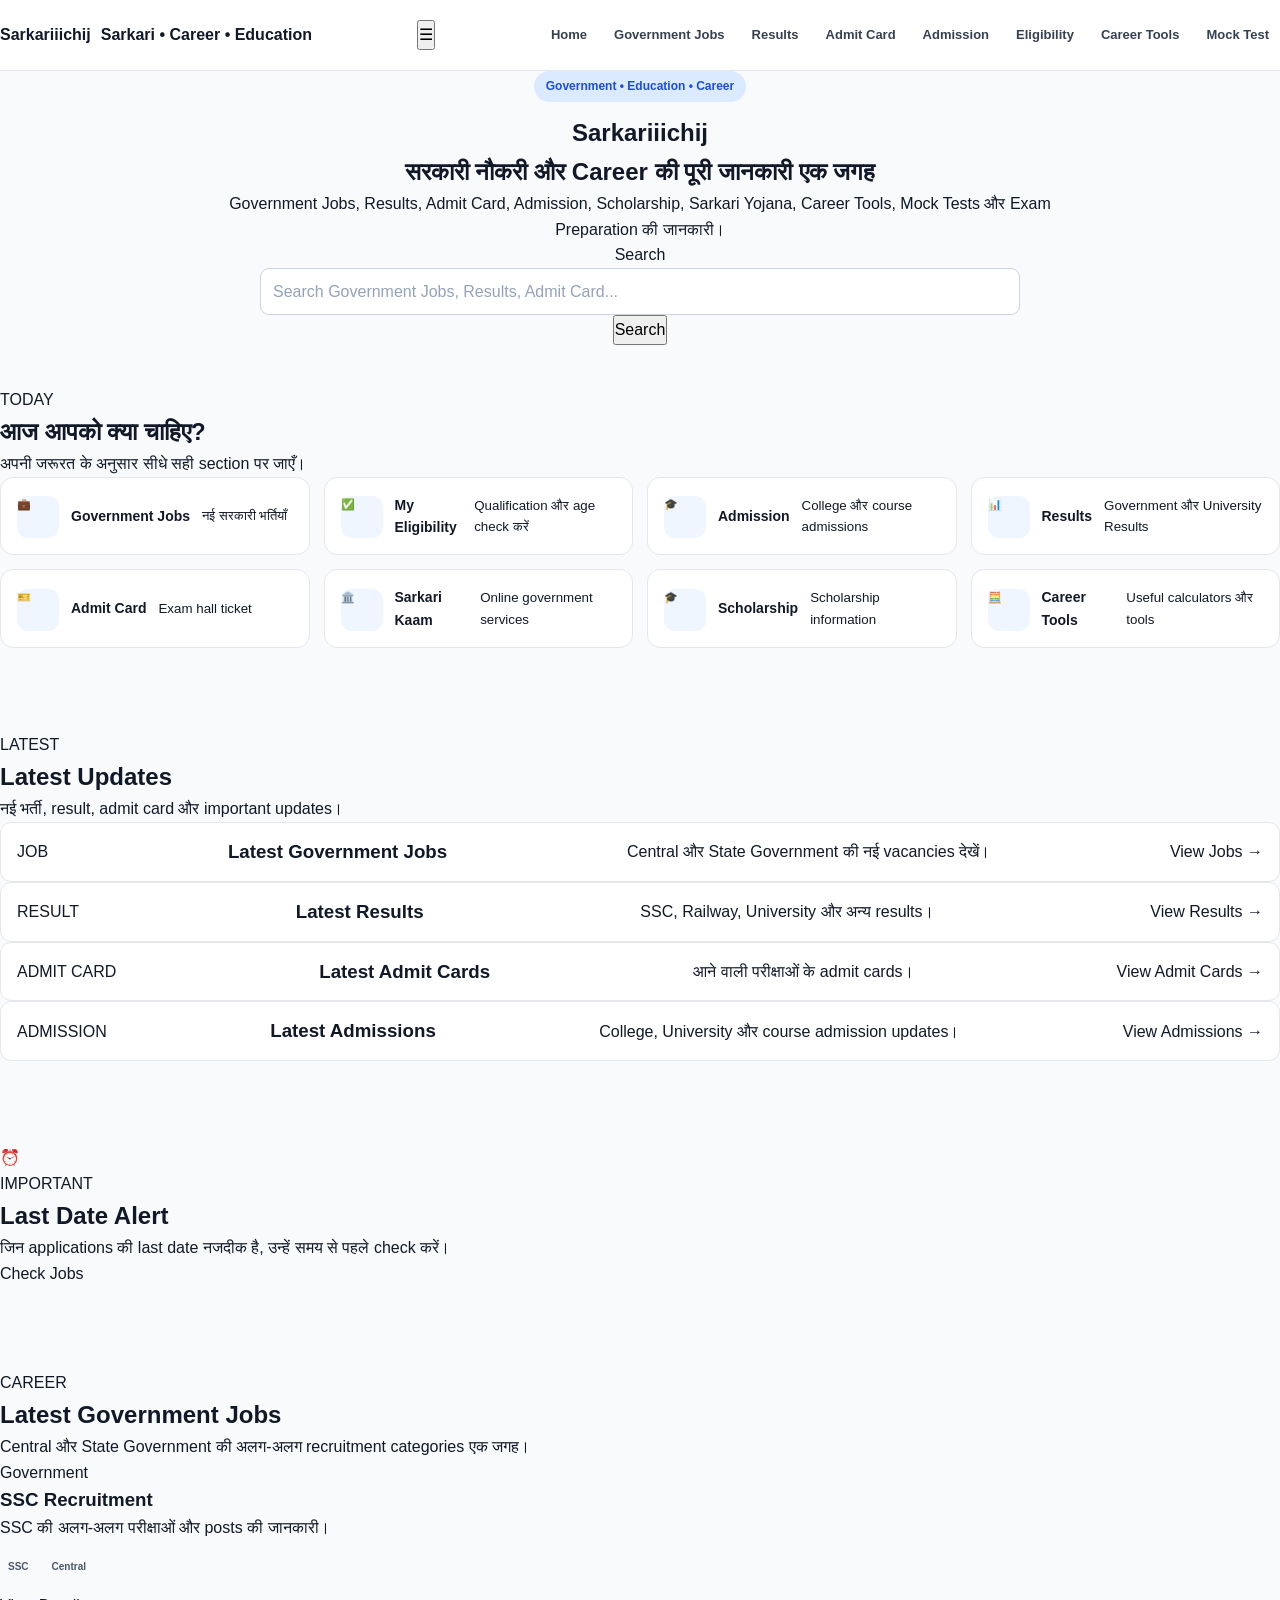
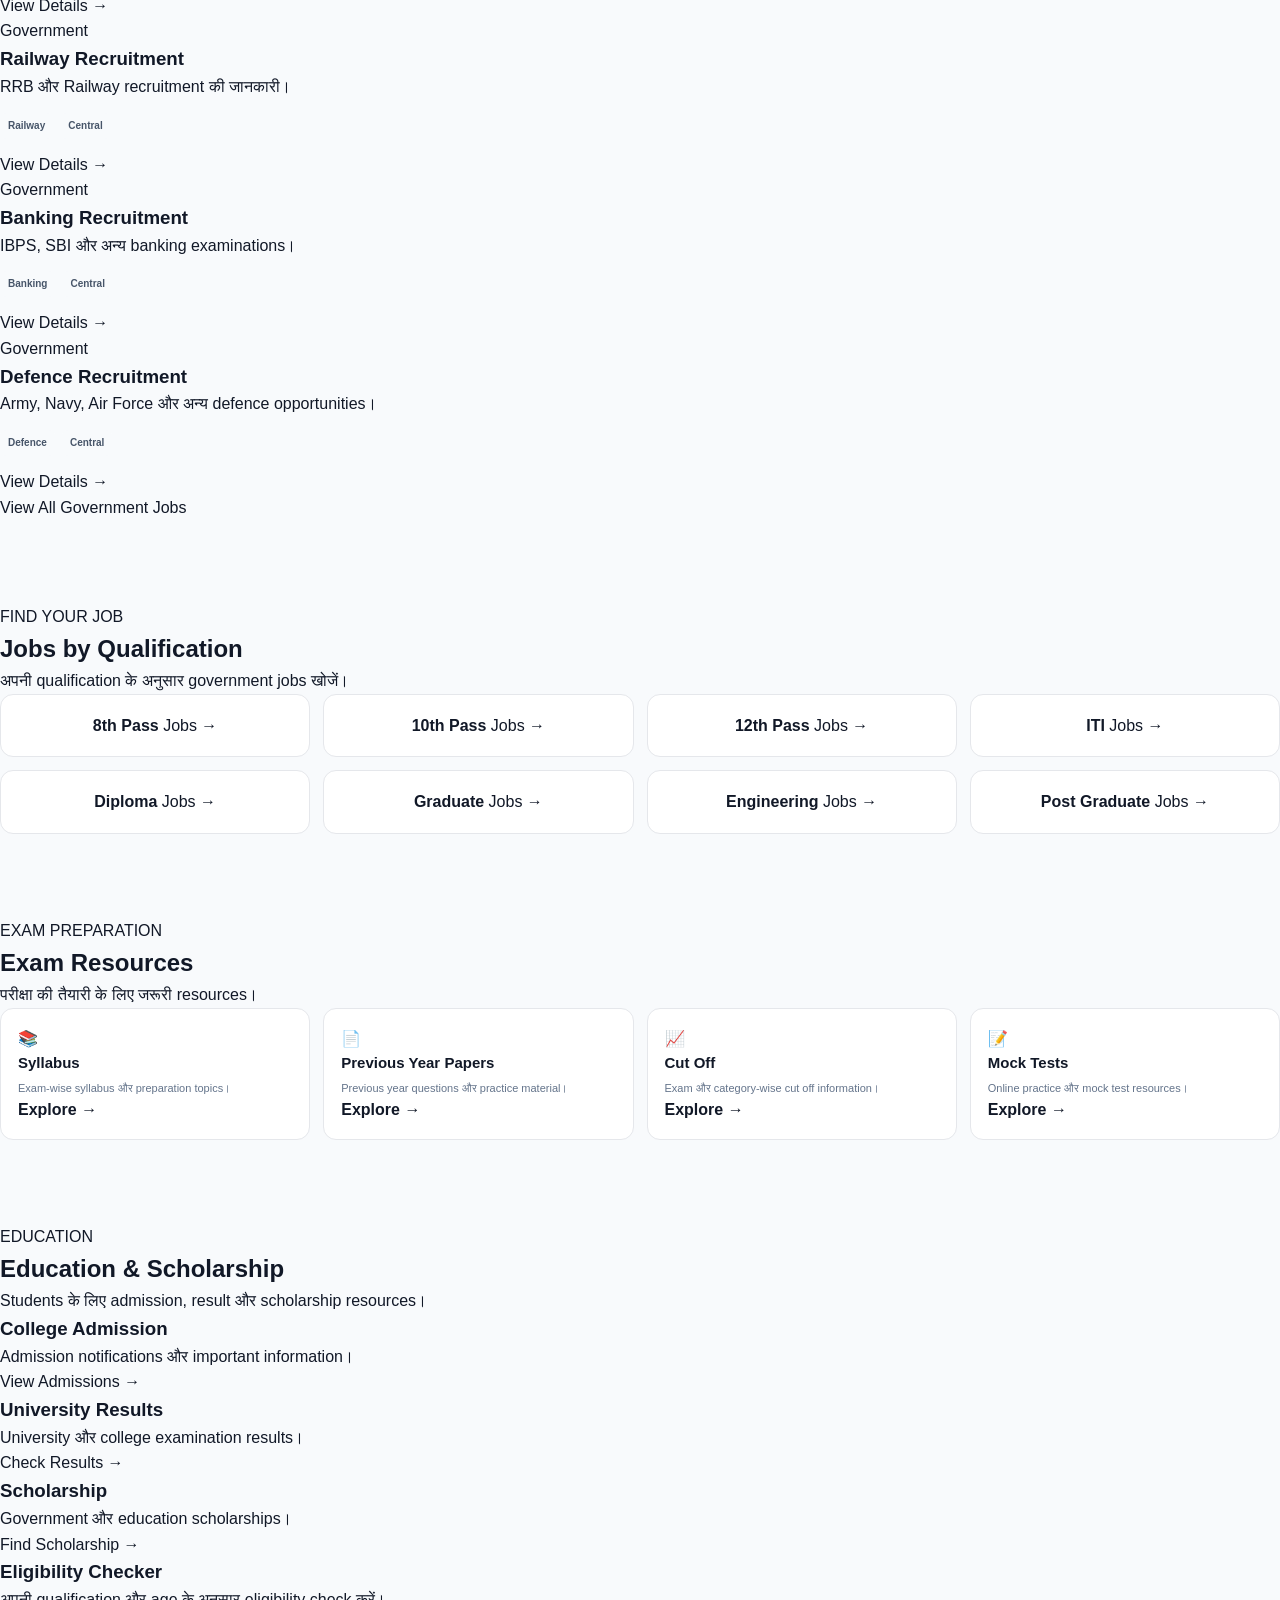
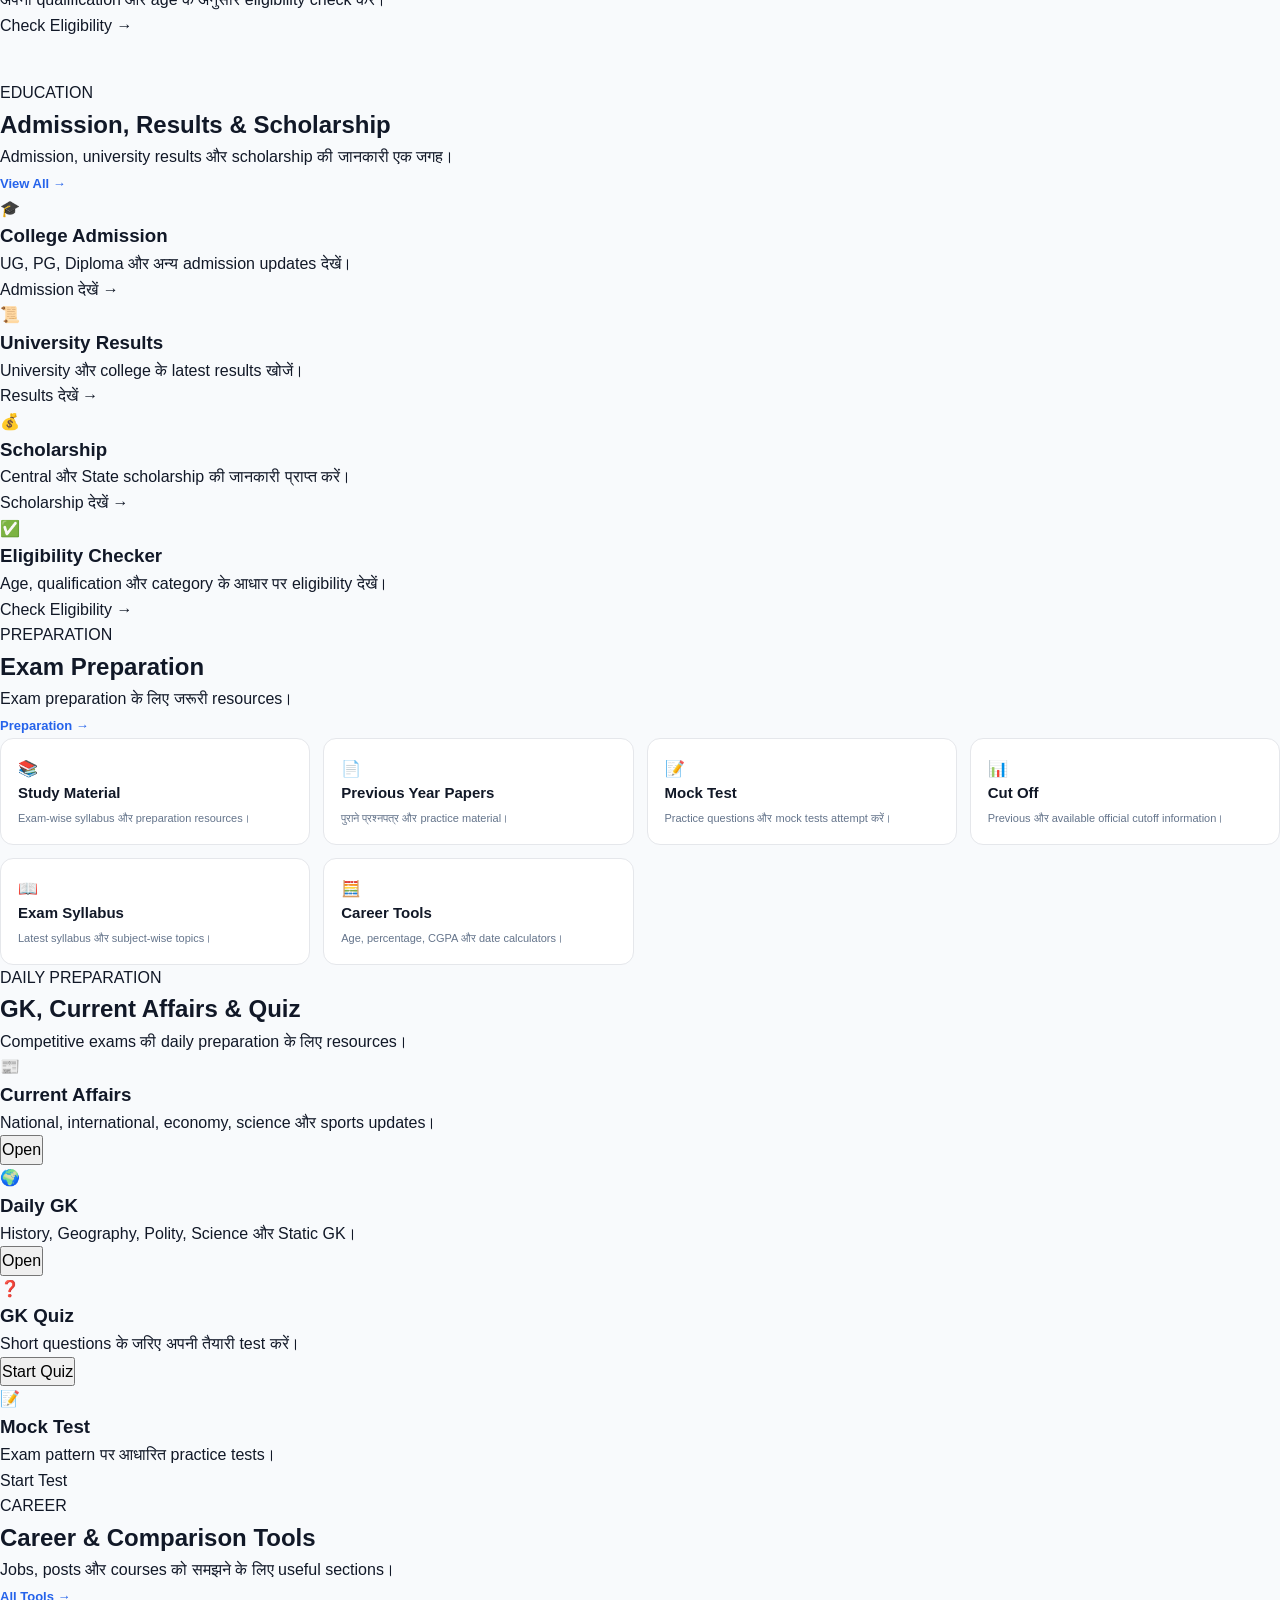
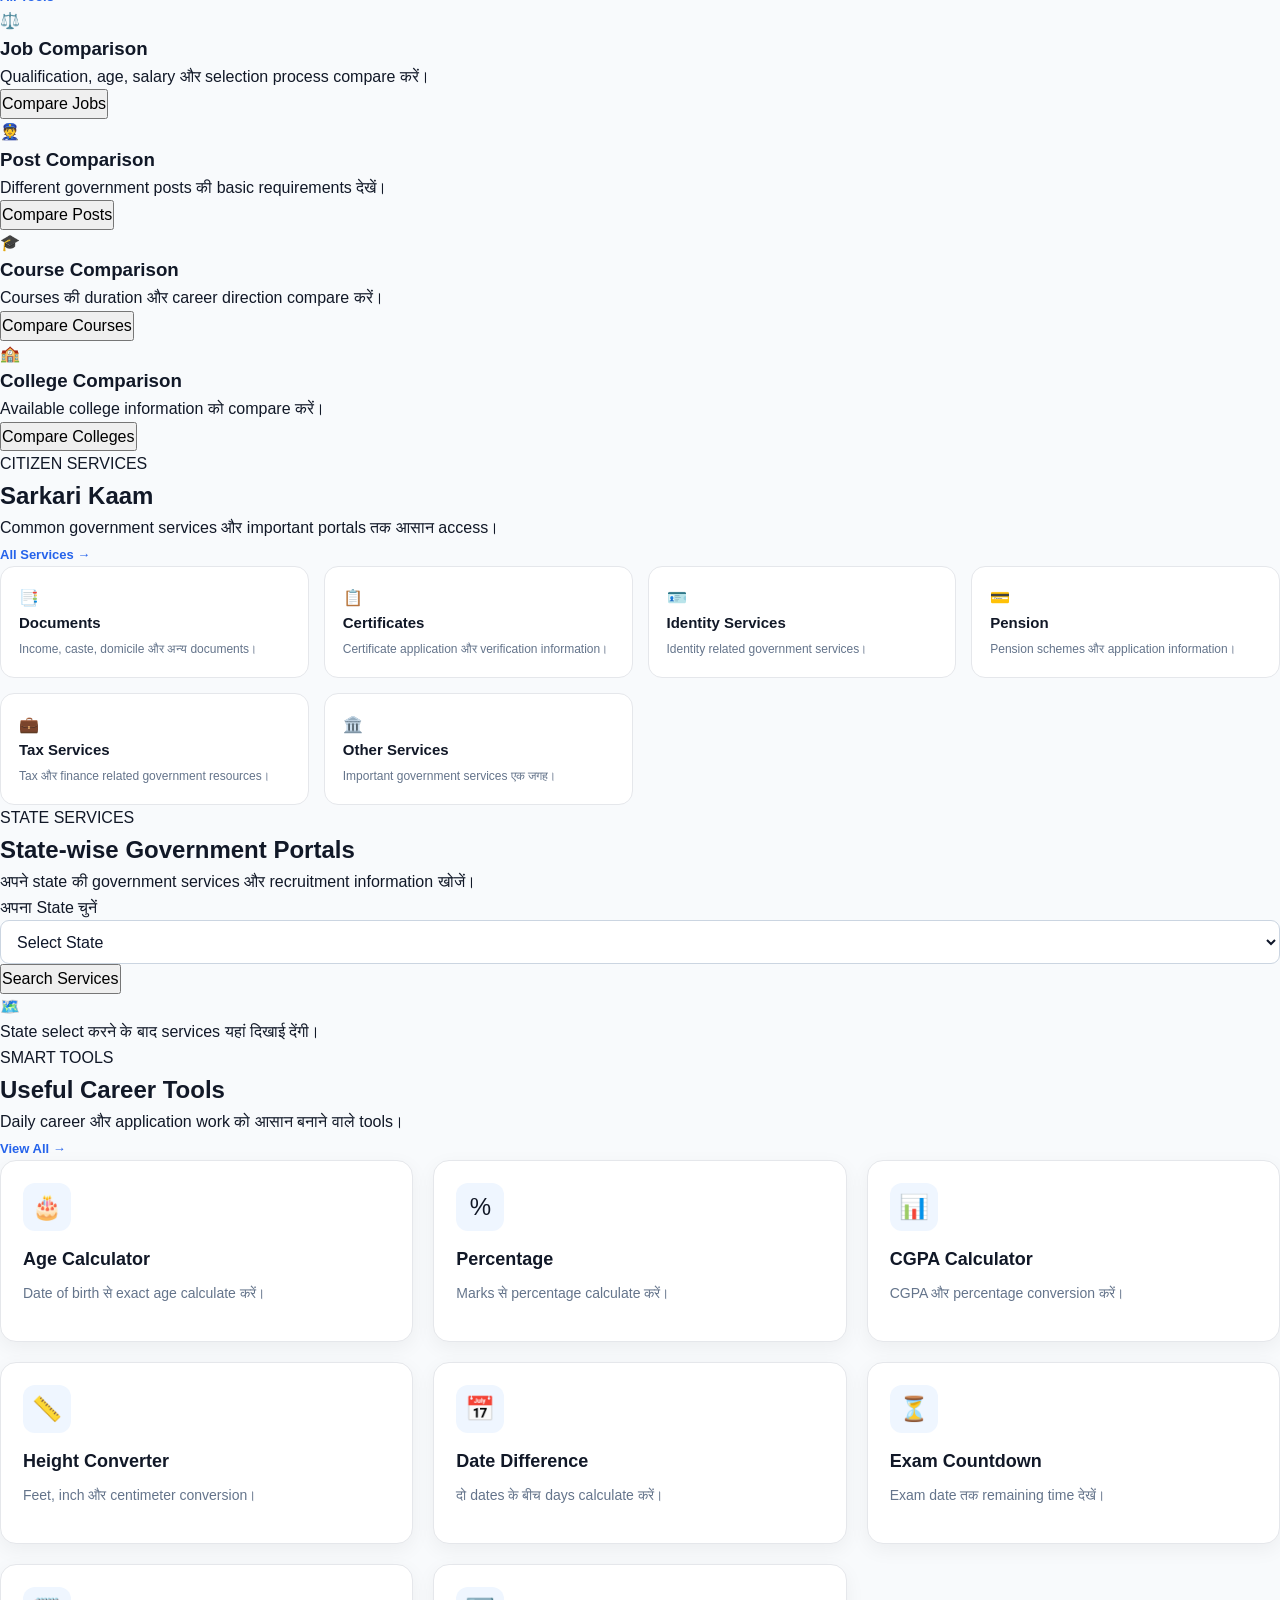
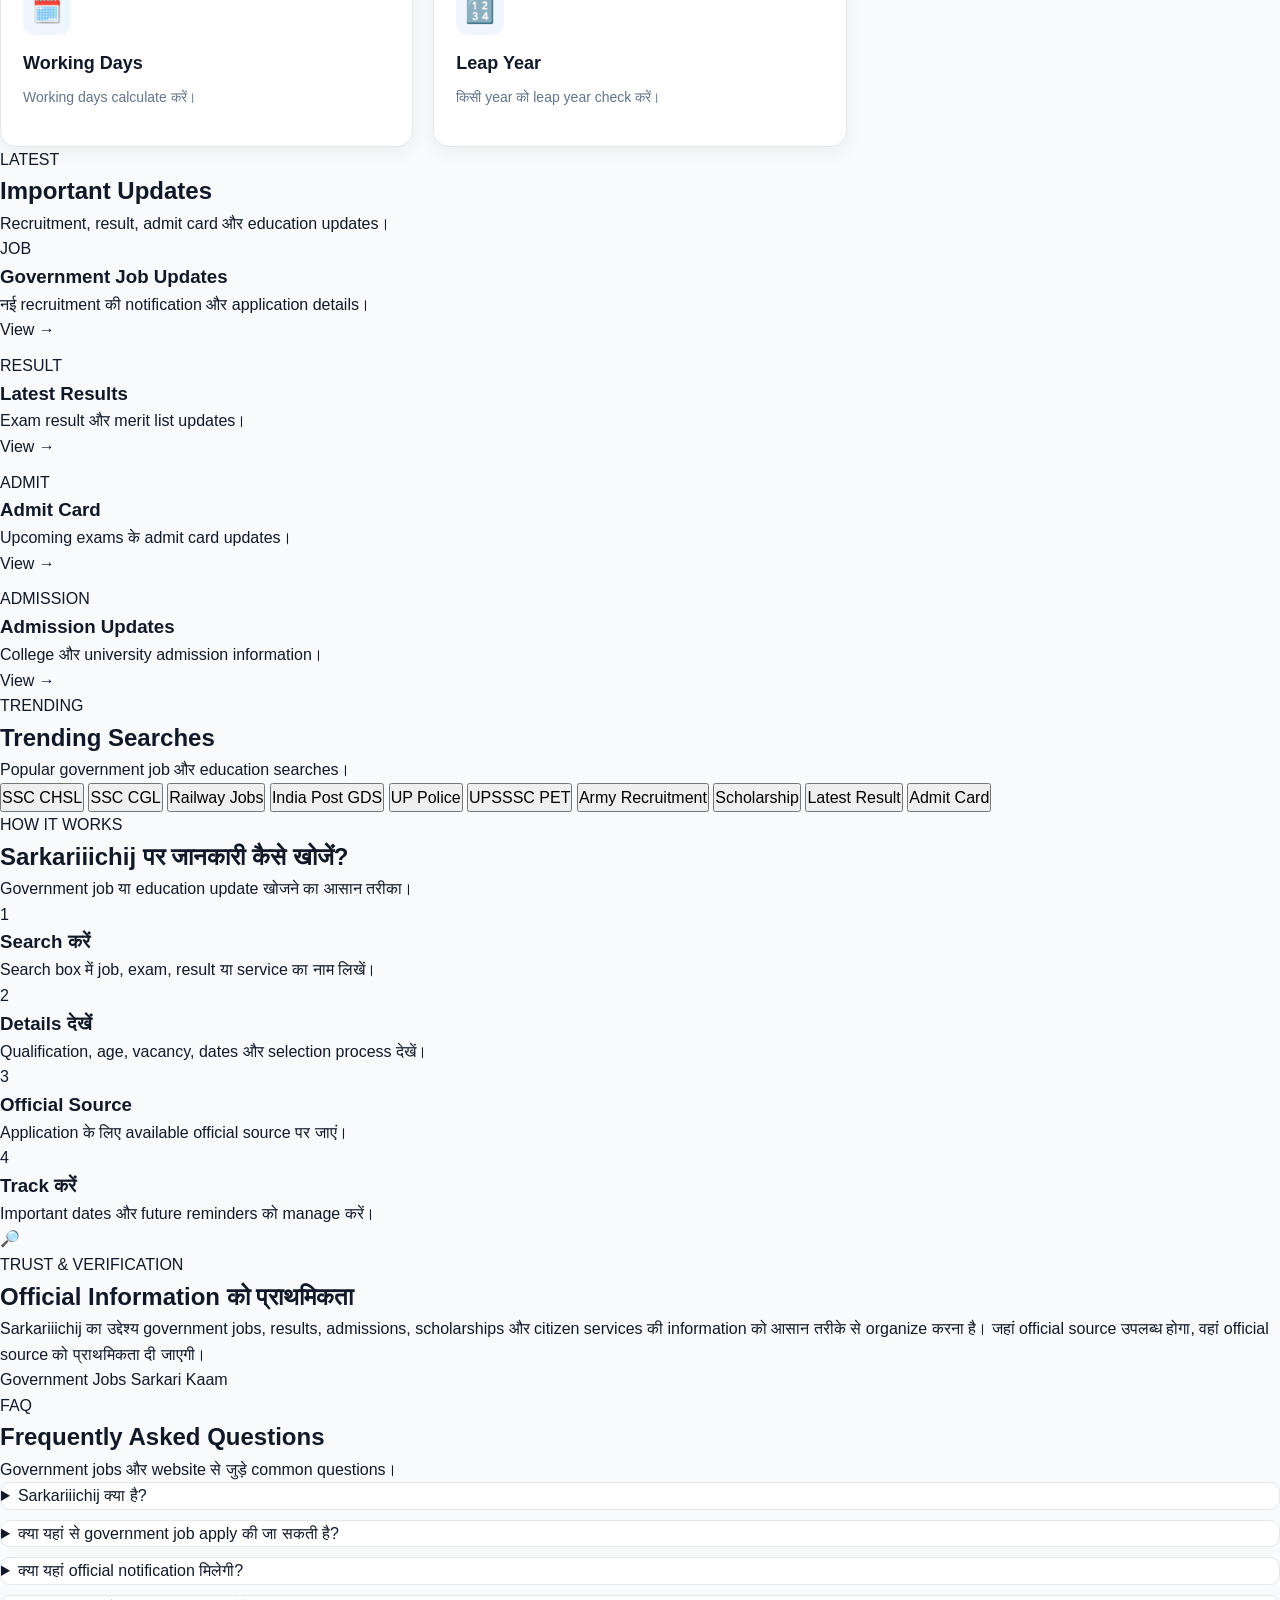
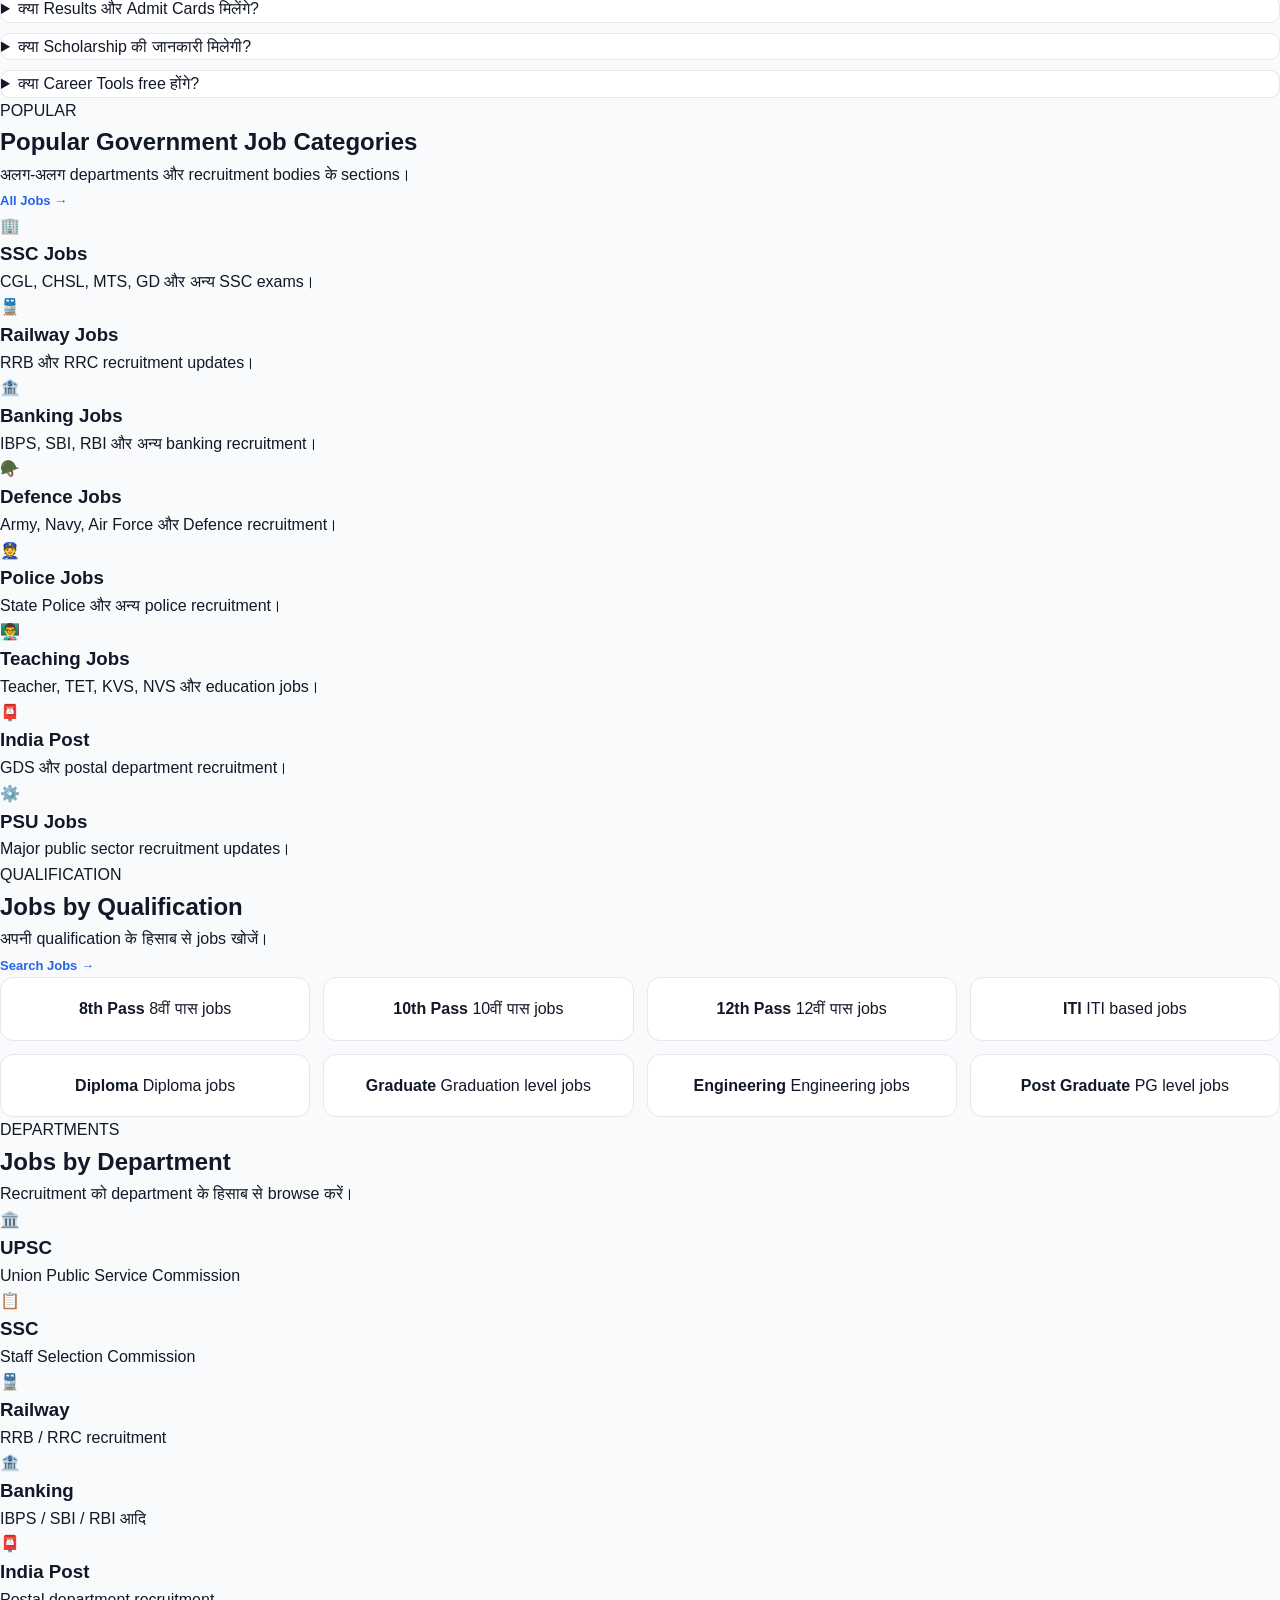
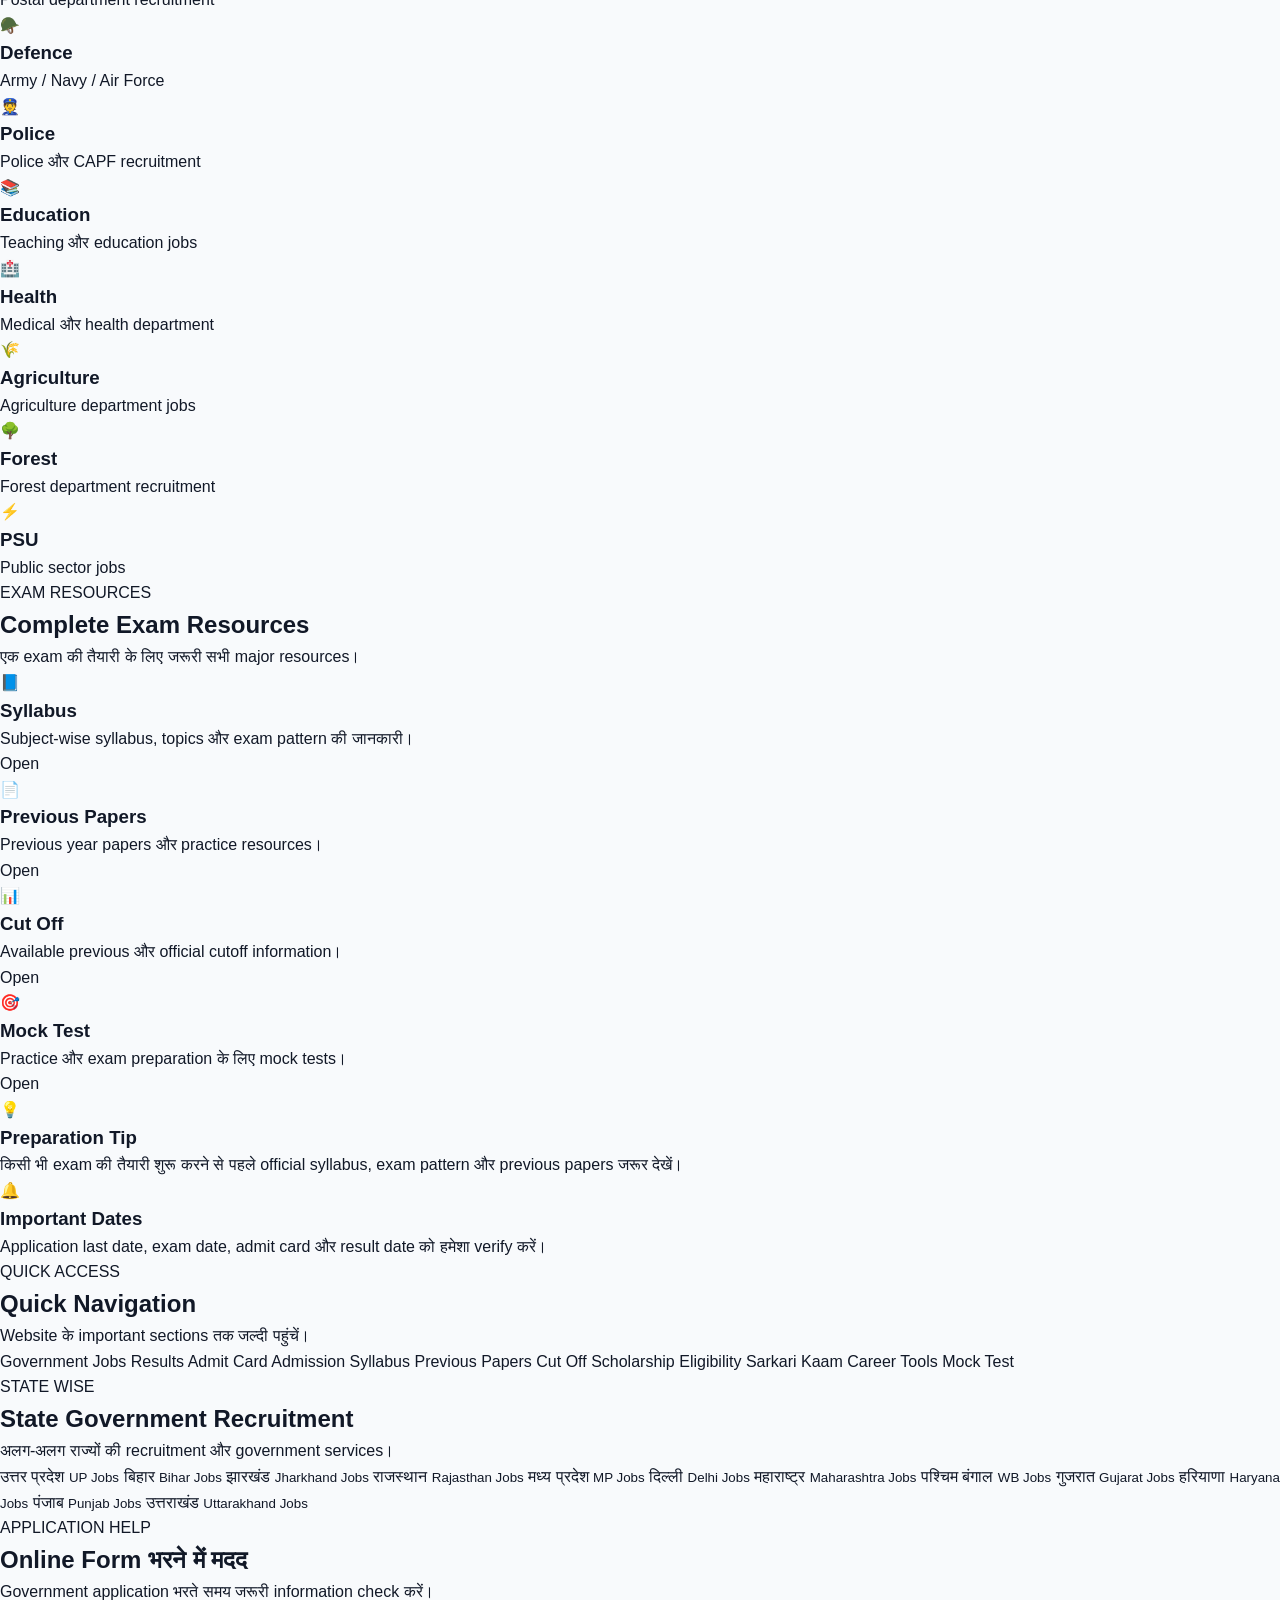
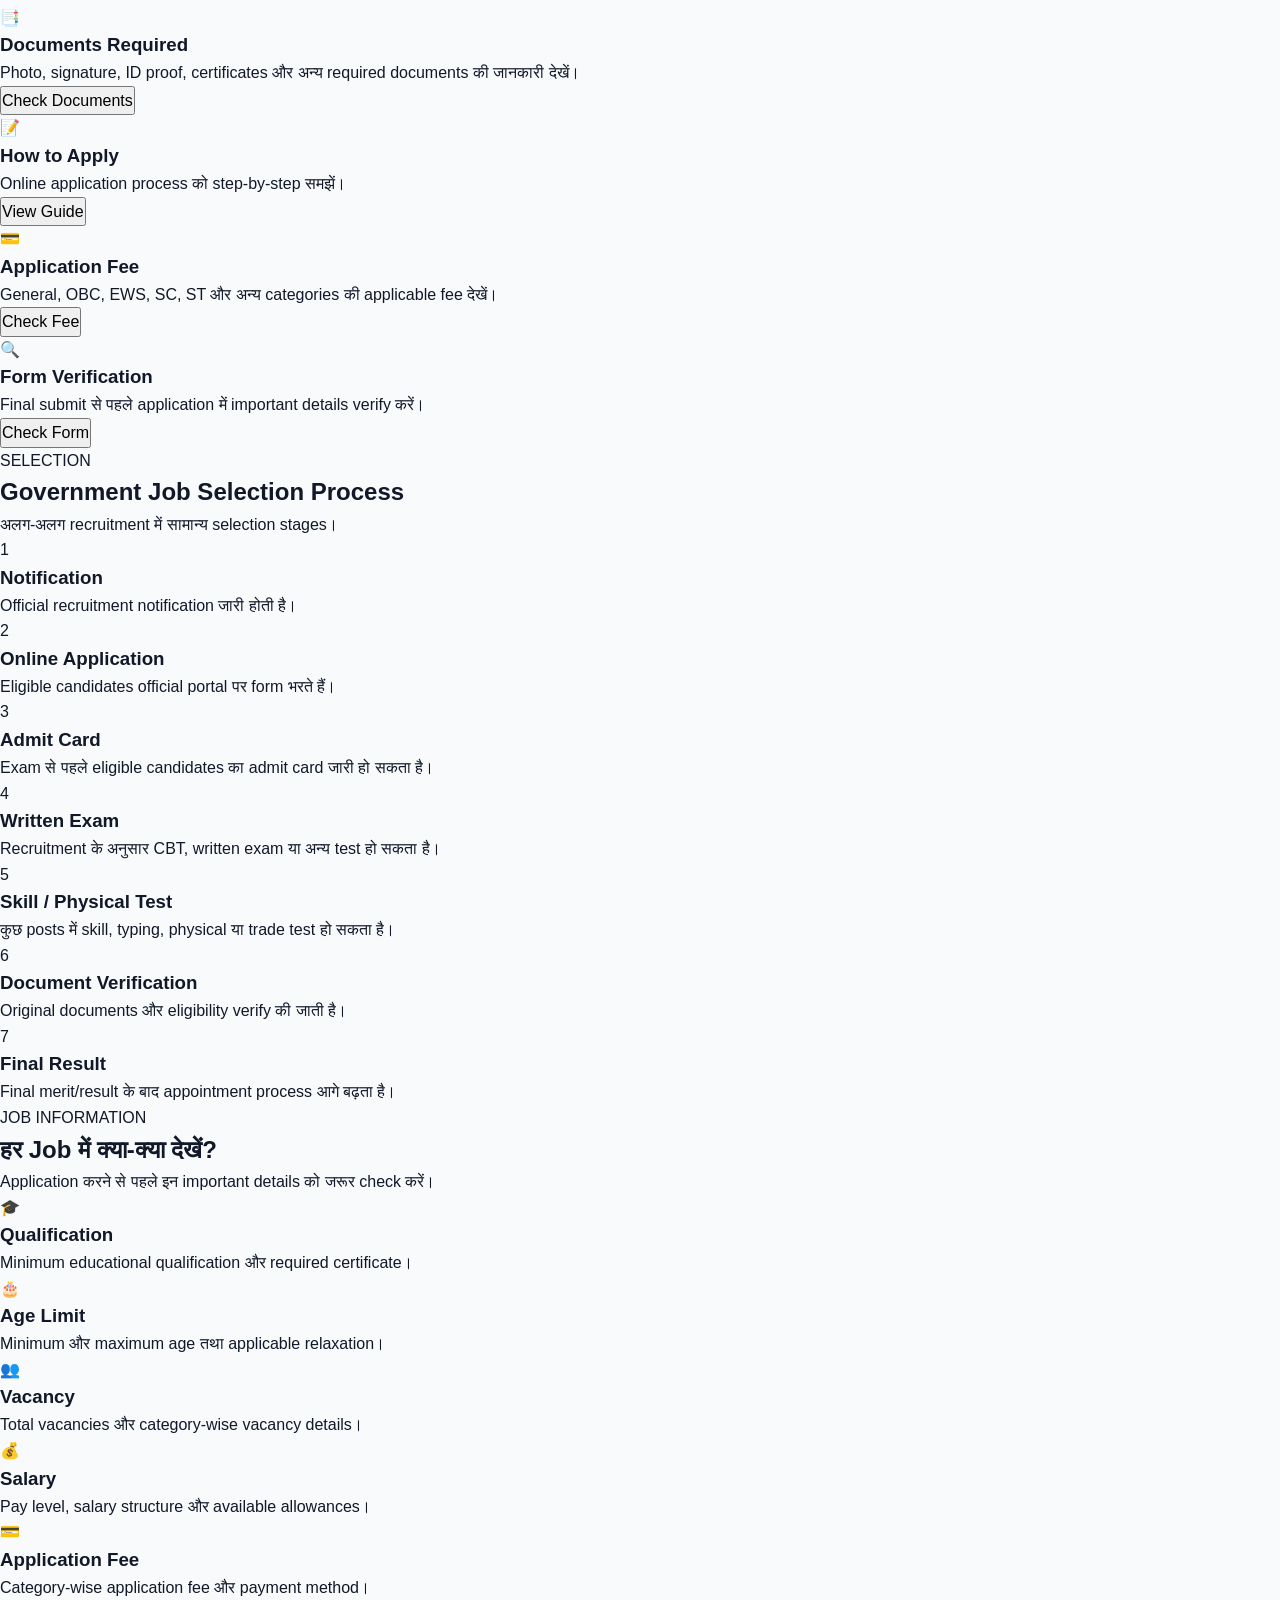
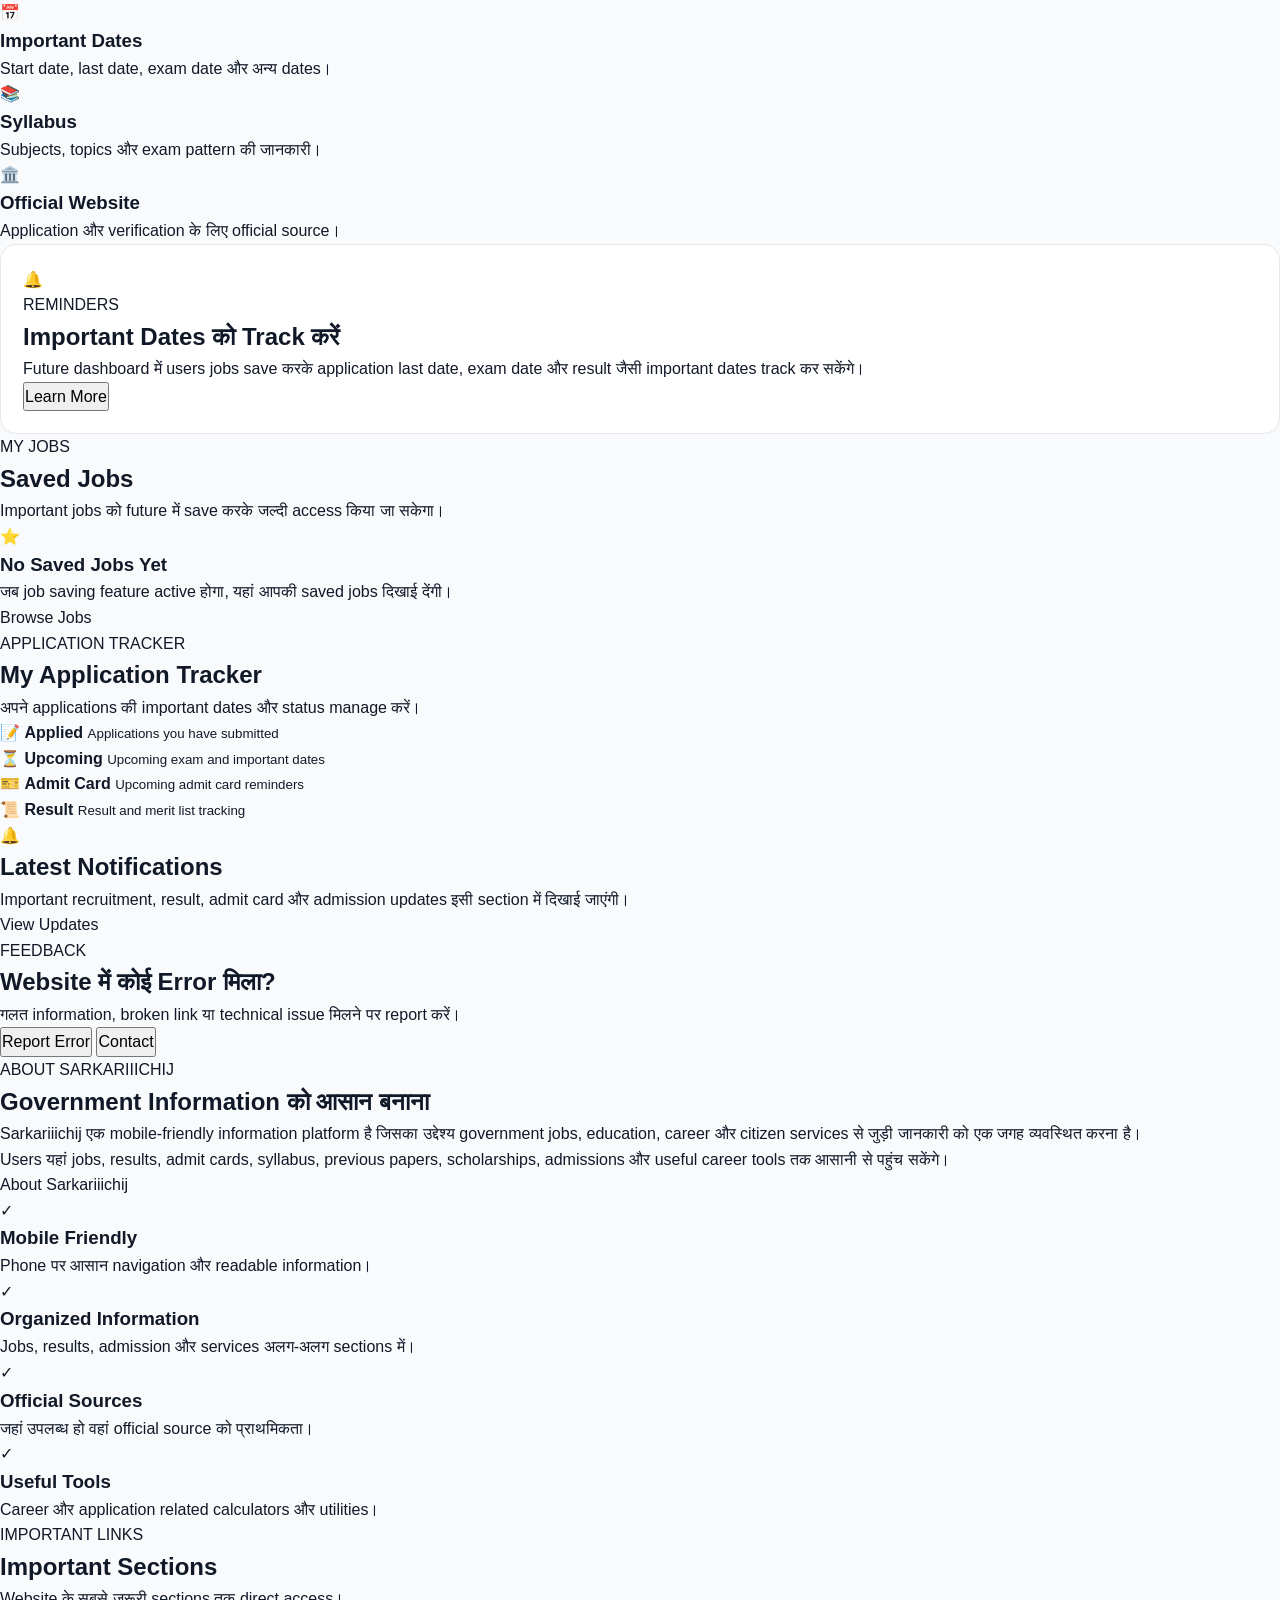
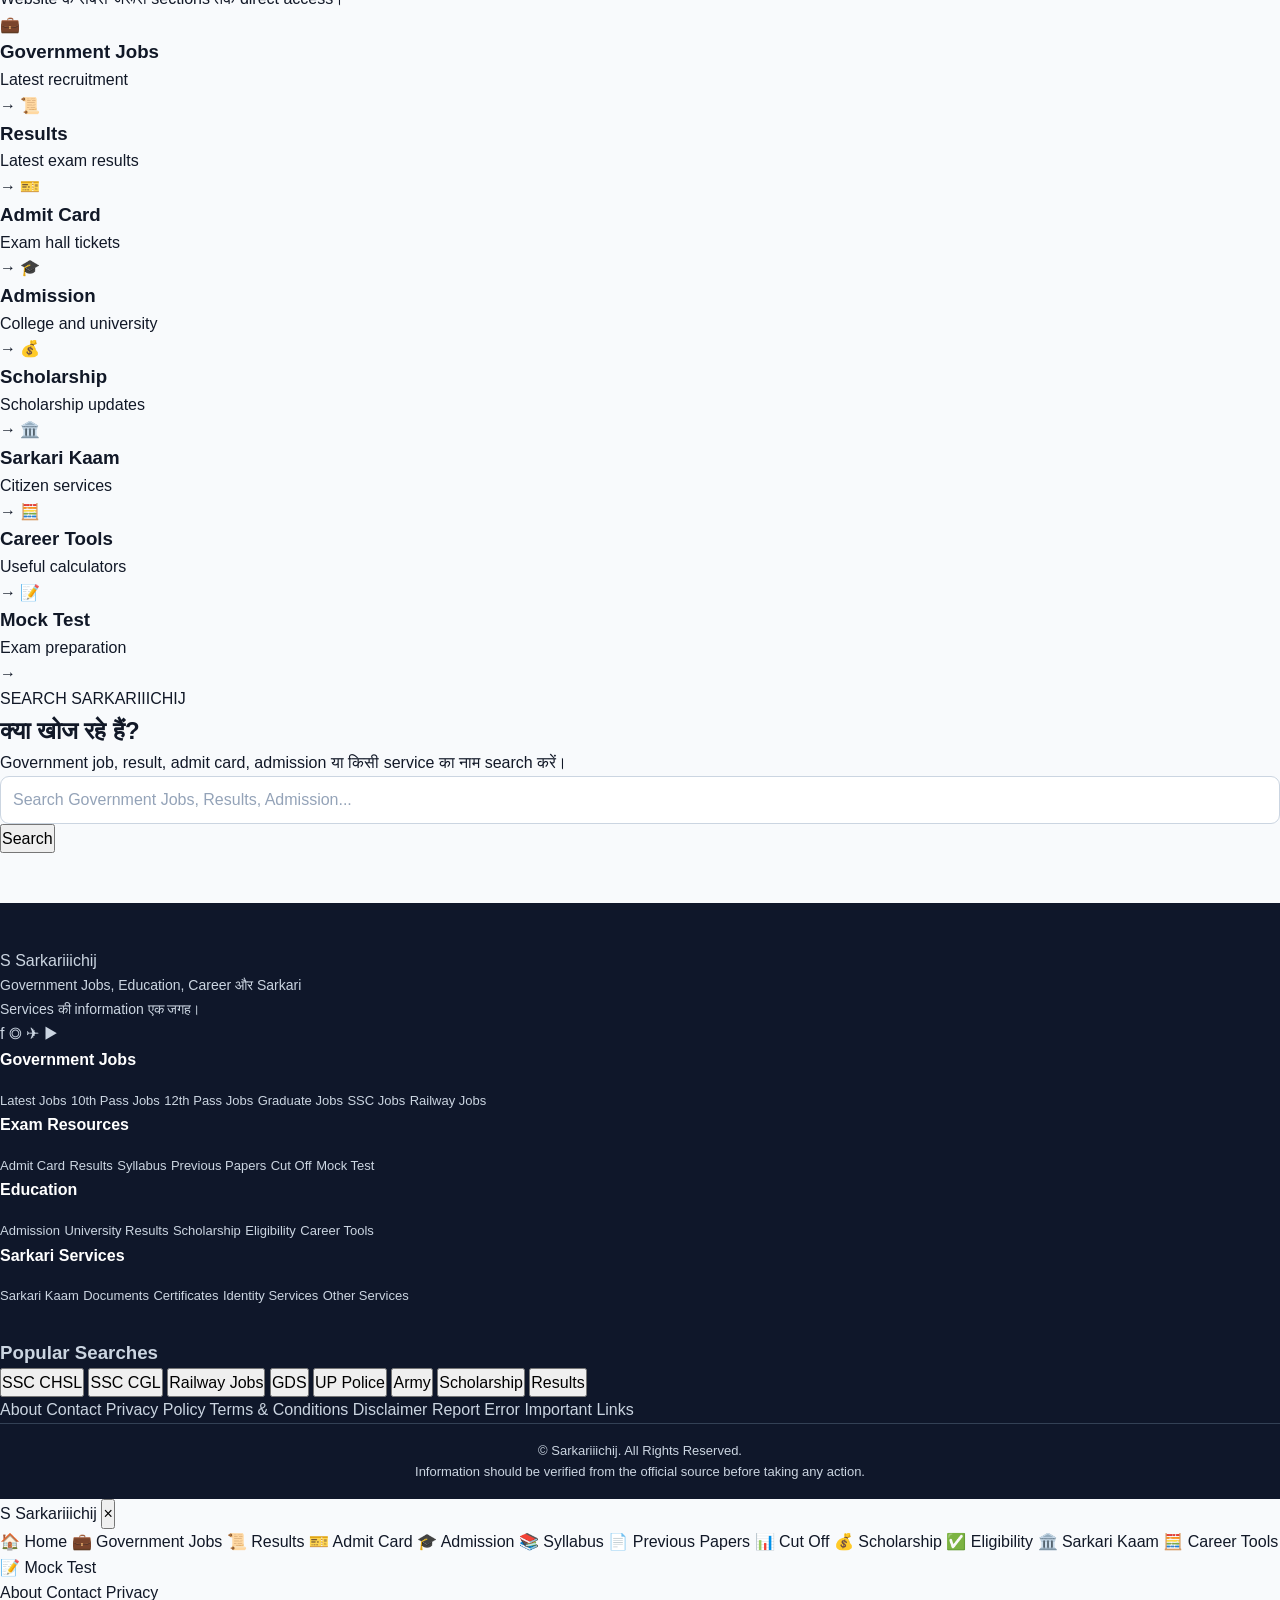
<file: index.html>
<!DOCTYPE html>
<html lang="hi">
<head>

  <meta charset="UTF-8">

  <meta
    name="viewport"
    content="width=device-width, initial-scale=1.0"
  >

  <meta
    name="description"
    content="Sarkariiichij - Government Jobs, Results, Admit Card, Admission, Scholarship, Sarkari Yojana, Career Tools and Exam Preparation."
  >

  <meta
    name="keywords"
    content="government jobs, sarkari naukri, result, admit card, admission, scholarship, sarkari yojana, career tools, Sarkariiichij"
  >

  <meta
    name="author"
    content="Sarkariiichij"
  >

  <meta
    name="robots"
    content="index, follow"
  >

  <title>
    Sarkariiichij - Government Jobs, Results, Admission & Career
  </title>

  <link
    rel="stylesheet"
    href="style.css"
  >

</head>

<body>

  <!-- HEADER -->

  <header class="site-header">

    <div class="header-inner">

      <a
        href="index.html"
        class="brand"
        aria-label="Sarkariiichij Home"
      >

        <span class="brand-main">
          Sarkariiichij
        </span>

        <span class="brand-sub">
          Sarkari • Career • Education
        </span>

      </a>


      <button
        class="menu-button"
        id="menuButton"
        type="button"
        aria-label="Open Menu"
      >
        ☰
      </button>


      <nav
        class="main-nav"
        id="mainNav"
        aria-label="Main Navigation"
      >

        <a href="index.html">
          Home
        </a>

        <a href="jobs.html">
          Government Jobs
        </a>

        <a href="results.html">
          Results
        </a>

        <a href="admit-card.html">
          Admit Card
        </a>

        <a href="admission.html">
          Admission
        </a>

        <a href="eligibility.html">
          Eligibility
        </a>

        <a href="career-tools.html">
          Career Tools
        </a>

        <a href="mock-test.html">
          Mock Test
        </a>

      </nav>

    </div>

  </header>


  <!-- MAIN -->

  <main>


    <!-- HERO -->

    <section class="hero-section">

      <div class="hero-content">

        <span class="hero-badge">
          Government • Education • Career
        </span>

        <h1>
          Sarkariiichij
        </h1>

        <h2>
          सरकारी नौकरी और Career की पूरी जानकारी एक जगह
        </h2>

        <p>
          Government Jobs, Results, Admit Card, Admission,
          Scholarship, Sarkari Yojana, Career Tools,
          Mock Tests और Exam Preparation की जानकारी।
        </p>


        <!-- GLOBAL SEARCH -->

        <div class="global-search">

          <label
            for="globalSearch"
            class="sr-only"
          >
            Search
          </label>

          <input
            type="search"
            id="globalSearch"
            placeholder="Search Government Jobs, Results, Admit Card..."
            autocomplete="off"
          >

          <button
            type="button"
            id="globalSearchButton"
          >
            Search
          </button>

        </div>


        <div
          id="searchResults"
          class="search-results"
        ></div>

      </div>

    </section>


    <!-- TODAY UPDATE -->

    <section class="section">

      <div class="section-heading">

        <span class="section-label">
          TODAY
        </span>

        <h2>
          आज आपको क्या चाहिए?
        </h2>

        <p>
          अपनी जरूरत के अनुसार सीधे सही section पर जाएँ।
        </p>

      </div>


      <div class="quick-grid">


        <a
          href="jobs.html"
          class="quick-card"
        >

          <span class="quick-icon">
            💼
          </span>

          <strong>
            Government Jobs
          </strong>

          <small>
            नई सरकारी भर्तियाँ
          </small>

        </a>


        <a
          href="eligibility.html"
          class="quick-card"
        >

          <span class="quick-icon">
            ✅
          </span>

          <strong>
            My Eligibility
          </strong>

          <small>
            Qualification और age check करें
          </small>

        </a>


        <a
          href="admission.html"
          class="quick-card"
        >

          <span class="quick-icon">
            🎓
          </span>

          <strong>
            Admission
          </strong>

          <small>
            College और course admissions
          </small>

        </a>


        <a
          href="results.html"
          class="quick-card"
        >

          <span class="quick-icon">
            📊
          </span>

          <strong>
            Results
          </strong>

          <small>
            Government और University Results
          </small>

        </a>


        <a
          href="admit-card.html"
          class="quick-card"
        >

          <span class="quick-icon">
            🎫
          </span>

          <strong>
            Admit Card
          </strong>

          <small>
            Exam hall ticket
          </small>

        </a>


        <a
          href="sarkari-kaam.html"
          class="quick-card"
        >

          <span class="quick-icon">
            🏛️
          </span>

          <strong>
            Sarkari Kaam
          </strong>

          <small>
            Online government services
          </small>

        </a>


        <a
          href="scholarship.html"
          class="quick-card"
        >

          <span class="quick-icon">
            🎓
          </span>

          <strong>
            Scholarship
          </strong>

          <small>
            Scholarship information
          </small>

        </a>


        <a
          href="career-tools.html"
          class="quick-card"
        >

          <span class="quick-icon">
            🧮
          </span>

          <strong>
            Career Tools
          </strong>

          <small>
            Useful calculators और tools
          </small>

        </a>

      </div>

    </section>


    <!-- LATEST UPDATES -->

    <section class="section">

      <div class="section-heading">

        <span class="section-label">
          LATEST
        </span>

        <h2>
          Latest Updates
        </h2>

        <p>
          नई भर्ती, result, admit card और important updates।
        </p>

      </div>


      <div class="update-grid">


        <a
          href="jobs.html"
          class="update-card"
        >

          <span class="update-tag">
            JOB
          </span>

          <h3>
            Latest Government Jobs
          </h3>

          <p>
            Central और State Government की नई vacancies देखें।
          </p>

          <span class="card-link">
            View Jobs →
          </span>

        </a>


        <a
          href="results.html"
          class="update-card"
        >

          <span class="update-tag">
            RESULT
          </span>

          <h3>
            Latest Results
          </h3>

          <p>
            SSC, Railway, University और अन्य results।
          </p>

          <span class="card-link">
            View Results →
          </span>

        </a>


        <a
          href="admit-card.html"
          class="update-card"
        >

          <span class="update-tag">
            ADMIT CARD
          </span>

          <h3>
            Latest Admit Cards
          </h3>

          <p>
            आने वाली परीक्षाओं के admit cards।
          </p>

          <span class="card-link">
            View Admit Cards →
          </span>

        </a>


        <a
          href="admission.html"
          class="update-card"
        >

          <span class="update-tag">
            ADMISSION
          </span>

          <h3>
            Latest Admissions
          </h3>

          <p>
            College, University और course admission updates।
          </p>

          <span class="card-link">
            View Admissions →
          </span>

        </a>

      </div>

    </section>


    <!-- LAST DATE ALERT -->

    <section class="section alert-section">

      <div class="alert-box">

        <div class="alert-icon">
          ⏰
        </div>

        <div class="alert-content">

          <span class="section-label">
            IMPORTANT
          </span>

          <h2>
            Last Date Alert
          </h2>

          <p>
            जिन applications की last date नजदीक है,
            उन्हें समय से पहले check करें।
          </p>

        </div>

        <a
          href="jobs.html"
          class="primary-button"
        >
          Check Jobs
        </a>

      </div>

    </section>


    <!-- GOVERNMENT JOBS -->

    <section class="section">

      <div class="section-heading">

        <span class="section-label">
          CAREER
        </span>

        <h2>
          Latest Government Jobs
        </h2>

        <p>
          Central और State Government की अलग-अलग
          recruitment categories एक जगह।
        </p>

      </div>


      <div
        class="job-preview-grid"
        id="latestJobs"
      >


        <article class="job-preview-card">

          <span class="job-status">
            Government
          </span>

          <h3>
            SSC Recruitment
          </h3>

          <p>
            SSC की अलग-अलग परीक्षाओं और posts की जानकारी।
          </p>

          <div class="job-meta">
            <span>
              SSC
            </span>

            <span>
              Central
            </span>
          </div>

          <a href="jobs.html">
            View Details →
          </a>

        </article>


        <article class="job-preview-card">

          <span class="job-status">
            Government
          </span>

          <h3>
            Railway Recruitment
          </h3>

          <p>
            RRB और Railway recruitment की जानकारी।
          </p>

          <div class="job-meta">
            <span>
              Railway
            </span>

            <span>
              Central
            </span>
          </div>

          <a href="jobs.html">
            View Details →
          </a>

        </article>


        <article class="job-preview-card">

          <span class="job-status">
            Government
          </span>

          <h3>
            Banking Recruitment
          </h3>

          <p>
            IBPS, SBI और अन्य banking examinations।
          </p>

          <div class="job-meta">
            <span>
              Banking
            </span>

            <span>
              Central
            </span>
          </div>

          <a href="jobs.html">
            View Details →
          </a>

        </article>


        <article class="job-preview-card">

          <span class="job-status">
            Government
          </span>

          <h3>
            Defence Recruitment
          </h3>

          <p>
            Army, Navy, Air Force और अन्य defence opportunities।
          </p>

          <div class="job-meta">
            <span>
              Defence
            </span>

            <span>
              Central
            </span>
          </div>

          <a href="jobs.html">
            View Details →
          </a>

        </article>

      </div>


      <div class="section-action">

        <a
          href="jobs.html"
          class="primary-button"
        >
          View All Government Jobs
        </a>

      </div>

    </section>


    <!-- JOBS BY QUALIFICATION -->

    <section class="section">

      <div class="section-heading">

        <span class="section-label">
          FIND YOUR JOB
        </span>

        <h2>
          Jobs by Qualification
        </h2>

        <p>
          अपनी qualification के अनुसार government jobs खोजें।
        </p>

      </div>


      <div class="qualification-grid">


        <a
          href="jobs.html?qualification=8th"
          class="qualification-card"
        >

          <strong>
            8th Pass
          </strong>

          <span>
            Jobs →
          </span>

        </a>


        <a
          href="jobs.html?qualification=10th"
          class="qualification-card"
        >

          <strong>
            10th Pass
          </strong>

          <span>
            Jobs →
          </span>

        </a>


        <a
          href="jobs.html?qualification=12th"
          class="qualification-card"
        >

          <strong>
            12th Pass
          </strong>

          <span>
            Jobs →
          </span>

        </a>


        <a
          href="jobs.html?qualification=iti"
          class="qualification-card"
        >

          <strong>
            ITI
          </strong>

          <span>
            Jobs →
          </span>

        </a>


        <a
          href="jobs.html?qualification=diploma"
          class="qualification-card"
        >

          <strong>
            Diploma
          </strong>

          <span>
            Jobs →
          </span>

        </a>


        <a
          href="jobs.html?qualification=graduate"
          class="qualification-card"
        >

          <strong>
            Graduate
          </strong>

          <span>
            Jobs →
          </span>

        </a>


        <a
          href="jobs.html?qualification=engineering"
          class="qualification-card"
        >

          <strong>
            Engineering
          </strong>

          <span>
            Jobs →
          </span>

        </a>


        <a
          href="jobs.html?qualification=pg"
          class="qualification-card"
        >

          <strong>
            Post Graduate
          </strong>

          <span>
            Jobs →
          </span>

        </a>

      </div>

    </section>


    <!-- EXAM RESOURCES -->

    <section class="section">

      <div class="section-heading">

        <span class="section-label">
          EXAM PREPARATION
        </span>

        <h2>
          Exam Resources
        </h2>

        <p>
          परीक्षा की तैयारी के लिए जरूरी resources।
        </p>

      </div>


      <div class="resource-grid">


        <a
          href="syllabus.html"
          class="resource-card"
        >

          <span>
            📚
          </span>

          <h3>
            Syllabus
          </h3>

          <p>
            Exam-wise syllabus और preparation topics।
          </p>

          <strong>
            Explore →
          </strong>

        </a>


        <a
          href="papers.html"
          class="resource-card"
        >

          <span>
            📄
          </span>

          <h3>
            Previous Year Papers
          </h3>

          <p>
            Previous year questions और practice material।
          </p>

          <strong>
            Explore →
          </strong>

        </a>


        <a
          href="cutoff.html"
          class="resource-card"
        >

          <span>
            📈
          </span>

          <h3>
            Cut Off
          </h3>

          <p>
            Exam और category-wise cut off information।
          </p>

          <strong>
            Explore →
          </strong>

        </a>


        <a
          href="mock-test.html"
          class="resource-card"
        >

          <span>
            📝
          </span>

          <h3>
            Mock Tests
          </h3>

          <p>
            Online practice और mock test resources।
          </p>

          <strong>
            Explore →
          </strong>

        </a>

      </div>

    </section>


    <!-- EDUCATION -->

    <section class="section">

      <div class="section-heading">

        <span class="section-label">
          EDUCATION
        </span>

        <h2>
          Education & Scholarship
        </h2>

        <p>
          Students के लिए admission, result और scholarship resources।
        </p>

      </div>


      <div class="education-grid">


        <a
          href="admission.html"
          class="education-card"
        >

          <h3>
            College Admission
          </h3>

          <p>
            Admission notifications और important information।
          </p>

          <span>
            View Admissions →
          </span>

        </a>


        <a
          href="results.html"
          class="education-card"
        >

          <h3>
            University Results
          </h3>

          <p>
            University और college examination results।
          </p>

          <span>
            Check Results →
          </span>

        </a>


        <a
          href="scholarship.html"
          class="education-card"
        >

          <h3>
            Scholarship
          </h3>

          <p>
            Government और education scholarships।
          </p>

          <span>
            Find Scholarship →
          </span>

        </a>


        <a
          href="eligibility.html"
          class="education-card"
        >

          <h3>
            Eligibility Checker
          </h3>

          <p>
            अपनी qualification और age के अनुसार eligibility check करें।
          </p>

          <span>
            Check Eligibility →
          </span>

        </a>

      </div>

    </section>
    <section class="portal-section education-section" id="education-section">
    <div class="section-heading">
        <div>
            <span class="section-kicker">EDUCATION</span>
            <h2>Admission, Results & Scholarship</h2>
            <p>Admission, university results और scholarship की जानकारी एक जगह।</p>
        </div>
        <a href="admission.html" class="section-link">View All →</a>
    </div>

    <div class="feature-grid">
        <a href="admission.html" class="feature-card">
            <div class="feature-icon">🎓</div>
            <h3>College Admission</h3>
            <p>UG, PG, Diploma और अन्य admission updates देखें।</p>
            <span>Admission देखें →</span>
        </a>

        <a href="results.html" class="feature-card">
            <div class="feature-icon">📜</div>
            <h3>University Results</h3>
            <p>University और college के latest results खोजें।</p>
            <span>Results देखें →</span>
        </a>

        <a href="scholarship.html" class="feature-card">
            <div class="feature-icon">💰</div>
            <h3>Scholarship</h3>
            <p>Central और State scholarship की जानकारी प्राप्त करें।</p>
            <span>Scholarship देखें →</span>
        </a>

        <a href="eligibility.html" class="feature-card">
            <div class="feature-icon">✅</div>
            <h3>Eligibility Checker</h3>
            <p>Age, qualification और category के आधार पर eligibility देखें।</p>
            <span>Check Eligibility →</span>
        </a>
    </div>
</section>

<section class="portal-section preparation-section" id="preparation-section">
    <div class="section-heading">
        <div>
            <span class="section-kicker">PREPARATION</span>
            <h2>Exam Preparation</h2>
            <p>Exam preparation के लिए जरूरी resources।</p>
        </div>
        <a href="mock-test.html" class="section-link">Preparation →</a>
    </div>

    <div class="resource-grid">
        <a href="syllabus.html" class="resource-card">
            <div class="resource-icon">📚</div>
            <div>
                <h3>Study Material</h3>
                <p>Exam-wise syllabus और preparation resources।</p>
            </div>
        </a>

        <a href="papers.html" class="resource-card">
            <div class="resource-icon">📄</div>
            <div>
                <h3>Previous Year Papers</h3>
                <p>पुराने प्रश्नपत्र और practice material।</p>
            </div>
        </a>

        <a href="mock-test.html" class="resource-card">
            <div class="resource-icon">📝</div>
            <div>
                <h3>Mock Test</h3>
                <p>Practice questions और mock tests attempt करें।</p>
            </div>
        </a>

        <a href="cutoff.html" class="resource-card">
            <div class="resource-icon">📊</div>
            <div>
                <h3>Cut Off</h3>
                <p>Previous और available official cutoff information।</p>
            </div>
        </a>

        <a href="syllabus.html" class="resource-card">
            <div class="resource-icon">📖</div>
            <div>
                <h3>Exam Syllabus</h3>
                <p>Latest syllabus और subject-wise topics।</p>
            </div>
        </a>

        <a href="career-tools.html" class="resource-card">
            <div class="resource-icon">🧮</div>
            <div>
                <h3>Career Tools</h3>
                <p>Age, percentage, CGPA और date calculators।</p>
            </div>
        </a>
    </div>
</section>

<section class="portal-section daily-section" id="daily-section">
    <div class="section-heading">
        <div>
            <span class="section-kicker">DAILY PREPARATION</span>
            <h2>GK, Current Affairs & Quiz</h2>
            <p>Competitive exams की daily preparation के लिए resources।</p>
        </div>
    </div>

    <div class="daily-grid">
        <article class="daily-card">
            <div class="daily-icon">📰</div>
            <h3>Current Affairs</h3>
            <p>National, international, economy, science और sports updates।</p>
            <button type="button" class="outline-button" data-action="current-affairs">
                Open
            </button>
        </article>

        <article class="daily-card">
            <div class="daily-icon">🌍</div>
            <h3>Daily GK</h3>
            <p>History, Geography, Polity, Science और Static GK।</p>
            <button type="button" class="outline-button" data-action="gk">
                Open
            </button>
        </article>

        <article class="daily-card">
            <div class="daily-icon">❓</div>
            <h3>GK Quiz</h3>
            <p>Short questions के जरिए अपनी तैयारी test करें।</p>
            <button type="button" class="outline-button" data-action="quiz">
                Start Quiz
            </button>
        </article>

        <article class="daily-card">
            <div class="daily-icon">📝</div>
            <h3>Mock Test</h3>
            <p>Exam pattern पर आधारित practice tests।</p>
            <a href="mock-test.html" class="outline-button">
                Start Test
            </a>
        </article>
    </div>
</section>

<section class="portal-section career-section" id="career-section">
    <div class="section-heading">
        <div>
            <span class="section-kicker">CAREER</span>
            <h2>Career & Comparison Tools</h2>
            <p>Jobs, posts और courses को समझने के लिए useful sections।</p>
        </div>
        <a href="career-tools.html" class="section-link">All Tools →</a>
    </div>

    <div class="comparison-grid">
        <div class="comparison-card">
            <span class="comparison-icon">⚖️</span>
            <h3>Job Comparison</h3>
            <p>Qualification, age, salary और selection process compare करें।</p>
            <button type="button" data-action="job-comparison">
                Compare Jobs
            </button>
        </div>

        <div class="comparison-card">
            <span class="comparison-icon">👮</span>
            <h3>Post Comparison</h3>
            <p>Different government posts की basic requirements देखें।</p>
            <button type="button" data-action="post-comparison">
                Compare Posts
            </button>
        </div>

        <div class="comparison-card">
            <span class="comparison-icon">🎓</span>
            <h3>Course Comparison</h3>
            <p>Courses की duration और career direction compare करें।</p>
            <button type="button" data-action="course-comparison">
                Compare Courses
            </button>
        </div>

        <div class="comparison-card">
            <span class="comparison-icon">🏫</span>
            <h3>College Comparison</h3>
            <p>Available college information को compare करें।</p>
            <button type="button" data-action="college-comparison">
                Compare Colleges
            </button>
        </div>
    </div>
</section>

<section class="portal-section citizen-section" id="citizen-section">
    <div class="section-heading">
        <div>
            <span class="section-kicker">CITIZEN SERVICES</span>
            <h2>Sarkari Kaam</h2>
            <p>Common government services और important portals तक आसान access।</p>
        </div>
        <a href="sarkari-kaam.html" class="section-link">All Services →</a>
    </div>

    <div class="service-grid">
        <a href="sarkari-kaam.html#documents" class="service-card">
            <span>📑</span>
            <h3>Documents</h3>
            <p>Income, caste, domicile और अन्य documents।</p>
        </a>

        <a href="sarkari-kaam.html#certificate" class="service-card">
            <span>📋</span>
            <h3>Certificates</h3>
            <p>Certificate application और verification information।</p>
        </a>

        <a href="sarkari-kaam.html#identity" class="service-card">
            <span>🪪</span>
            <h3>Identity Services</h3>
            <p>Identity related government services।</p>
        </a>

        <a href="sarkari-kaam.html#pension" class="service-card">
            <span>💳</span>
            <h3>Pension</h3>
            <p>Pension schemes और application information।</p>
        </a>

        <a href="sarkari-kaam.html#tax" class="service-card">
            <span>💼</span>
            <h3>Tax Services</h3>
            <p>Tax और finance related government resources।</p>
        </a>

        <a href="sarkari-kaam.html#other" class="service-card">
            <span>🏛️</span>
            <h3>Other Services</h3>
            <p>Important government services एक जगह।</p>
        </a>
    </div>
</section>

<section class="portal-section state-section" id="state-section">
    <div class="section-heading">
        <div>
            <span class="section-kicker">STATE SERVICES</span>
            <h2>State-wise Government Portals</h2>
            <p>अपने state की government services और recruitment information खोजें।</p>
        </div>
    </div>

    <div class="state-selector">
        <label for="stateSelect">अपना State चुनें</label>

        <select id="stateSelect">
            <option value="">Select State</option>
            <option value="uttar-pradesh">Uttar Pradesh</option>
            <option value="bihar">Bihar</option>
            <option value="jharkhand">Jharkhand</option>
            <option value="madhya-pradesh">Madhya Pradesh</option>
            <option value="rajasthan">Rajasthan</option>
            <option value="delhi">Delhi</option>
            <option value="maharashtra">Maharashtra</option>
            <option value="west-bengal">West Bengal</option>
            <option value="gujarat">Gujarat</option>
            <option value="haryana">Haryana</option>
            <option value="punjab">Punjab</option>
            <option value="uttarakhand">Uttarakhand</option>
            <option value="chhattisgarh">Chhattisgarh</option>
            <option value="odisha">Odisha</option>
        </select>

        <button type="button" id="stateSearchButton" class="primary-button">
            Search Services
        </button>
    </div>

    <div id="stateResults" class="state-results">
        <div class="empty-state">
            <span>🗺️</span>
            <p>State select करने के बाद services यहां दिखाई देंगी।</p>
        </div>
    </div>
</section>

<section class="portal-section tools-section" id="tools-section">
    <div class="section-heading">
        <div>
            <span class="section-kicker">SMART TOOLS</span>
            <h2>Useful Career Tools</h2>
            <p>Daily career और application work को आसान बनाने वाले tools।</p>
        </div>
        <a href="career-tools.html" class="section-link">View All →</a>
    </div>

    <div class="tools-grid">
        <a href="career-tools.html#age-calculator" class="tool-card">
            <span class="tool-icon">🎂</span>
            <h3>Age Calculator</h3>
            <p>Date of birth से exact age calculate करें।</p>
        </a>

        <a href="career-tools.html#percentage-calculator" class="tool-card">
            <span class="tool-icon">%</span>
            <h3>Percentage</h3>
            <p>Marks से percentage calculate करें।</p>
        </a>

        <a href="career-tools.html#cgpa-calculator" class="tool-card">
            <span class="tool-icon">📊</span>
            <h3>CGPA Calculator</h3>
            <p>CGPA और percentage conversion करें।</p>
        </a>

        <a href="career-tools.html#height-converter" class="tool-card">
            <span class="tool-icon">📏</span>
            <h3>Height Converter</h3>
            <p>Feet, inch और centimeter conversion।</p>
        </a>

        <a href="career-tools.html#date-difference" class="tool-card">
            <span class="tool-icon">📅</span>
            <h3>Date Difference</h3>
            <p>दो dates के बीच days calculate करें।</p>
        </a>

        <a href="career-tools.html#countdown" class="tool-card">
            <span class="tool-icon">⏳</span>
            <h3>Exam Countdown</h3>
            <p>Exam date तक remaining time देखें।</p>
        </a>

        <a href="career-tools.html#working-days" class="tool-card">
            <span class="tool-icon">🗓️</span>
            <h3>Working Days</h3>
            <p>Working days calculate करें।</p>
        </a>

        <a href="career-tools.html#leap-year" class="tool-card">
            <span class="tool-icon">🔢</span>
            <h3>Leap Year</h3>
            <p>किसी year को leap year check करें।</p>
        </a>
    </div>
</section>

<section class="portal-section updates-section" id="important-updates">
    <div class="section-heading">
        <div>
            <span class="section-kicker">LATEST</span>
            <h2>Important Updates</h2>
            <p>Recruitment, result, admit card और education updates।</p>
        </div>
    </div>

    <div class="update-list">
        <article class="update-row">
            <span class="update-tag job">JOB</span>
            <div class="update-content">
                <h3>Government Job Updates</h3>
                <p>नई recruitment की notification और application details।</p>
            </div>
            <a href="jobs.html">View →</a>
        </article>

        <article class="update-row">
            <span class="update-tag result">RESULT</span>
            <div class="update-content">
                <h3>Latest Results</h3>
                <p>Exam result और merit list updates।</p>
            </div>
            <a href="results.html">View →</a>
        </article>

        <article class="update-row">
            <span class="update-tag admit">ADMIT</span>
            <div class="update-content">
                <h3>Admit Card</h3>
                <p>Upcoming exams के admit card updates।</p>
            </div>
            <a href="admit-card.html">View →</a>
        </article>

        <article class="update-row">
            <span class="update-tag admission">ADMISSION</span>
            <div class="update-content">
                <h3>Admission Updates</h3>
                <p>College और university admission information।</p>
            </div>
            <a href="admission.html">View →</a>
        </article>
    </div>
</section>

<section class="portal-section trending-section" id="trending-searches">
    <div class="section-heading">
        <div>
            <span class="section-kicker">TRENDING</span>
            <h2>Trending Searches</h2>
            <p>Popular government job और education searches।</p>
        </div>
    </div>

    <div class="trend-list">
        <button type="button" class="trend-item" data-search="SSC CHSL">
            SSC CHSL
        </button>

        <button type="button" class="trend-item" data-search="SSC CGL">
            SSC CGL
        </button>

        <button type="button" class="trend-item" data-search="Railway">
            Railway Jobs
        </button>

        <button type="button" class="trend-item" data-search="GDS">
            India Post GDS
        </button>

        <button type="button" class="trend-item" data-search="UP Police">
            UP Police
        </button>

        <button type="button" class="trend-item" data-search="UPSSSC PET">
            UPSSSC PET
        </button>

        <button type="button" class="trend-item" data-search="Army">
            Army Recruitment
        </button>

        <button type="button" class="trend-item" data-search="Scholarship">
            Scholarship
        </button>

        <button type="button" class="trend-item" data-search="Result">
            Latest Result
        </button>

        <button type="button" class="trend-item" data-search="Admit Card">
            Admit Card
        </button>
    </div>
</section>

<section class="portal-section how-section" id="how-it-works">
    <div class="section-heading centered-heading">
        <div>
            <span class="section-kicker">HOW IT WORKS</span>
            <h2>Sarkariiichij पर जानकारी कैसे खोजें?</h2>
            <p>Government job या education update खोजने का आसान तरीका।</p>
        </div>
    </div>

    <div class="steps-grid">
        <div class="step-card">
            <div class="step-number">1</div>
            <h3>Search करें</h3>
            <p>Search box में job, exam, result या service का नाम लिखें।</p>
        </div>

        <div class="step-card">
            <div class="step-number">2</div>
            <h3>Details देखें</h3>
            <p>Qualification, age, vacancy, dates और selection process देखें।</p>
        </div>

        <div class="step-card">
            <div class="step-number">3</div>
            <h3>Official Source</h3>
            <p>Application के लिए available official source पर जाएं।</p>
        </div>

        <div class="step-card">
            <div class="step-number">4</div>
            <h3>Track करें</h3>
            <p>Important dates और future reminders को manage करें।</p>
        </div>
    </div>
  </section>
  <section class="portal-section trust-section" id="trust-section">
    <div class="trust-box">
        <div class="trust-icon">🔎</div>

        <div class="trust-content">
            <span class="section-kicker">TRUST & VERIFICATION</span>
            <h2>Official Information को प्राथमिकता</h2>
            <p>
                Sarkariiichij का उद्देश्य government jobs, results, admissions,
                scholarships और citizen services की information को आसान तरीके से
                organize करना है। जहां official source उपलब्ध होगा, वहां official
                source को प्राथमिकता दी जाएगी।
            </p>
        </div>

        <div class="trust-actions">
            <a href="jobs.html" class="primary-button">
                Government Jobs
            </a>

            <a href="sarkari-kaam.html" class="secondary-button">
                Sarkari Kaam
            </a>
        </div>
    </div>
</section>

<section class="portal-section faq-section" id="faq">
    <div class="section-heading centered-heading">
        <div>
            <span class="section-kicker">FAQ</span>
            <h2>Frequently Asked Questions</h2>
            <p>Government jobs और website से जुड़े common questions।</p>
        </div>
    </div>

    <div class="faq-list">
        <details class="faq-item">
            <summary>Sarkariiichij क्या है?</summary>
            <p>
                Sarkariiichij एक government jobs, education, career और citizen
                services information portal है।
            </p>
        </details>

        <details class="faq-item">
            <summary>क्या यहां से government job apply की जा सकती है?</summary>
            <p>
                जहां official application link उपलब्ध होगा, वहां job details
                page से official application source तक पहुंचने का option दिया जाएगा।
            </p>
        </details>

        <details class="faq-item">
            <summary>क्या यहां official notification मिलेगी?</summary>
            <p>
                Available होने पर official notification और official website
                की link को प्राथमिकता दी जाएगी।
            </p>
        </details>

        <details class="faq-item">
            <summary>क्या Results और Admit Cards मिलेंगे?</summary>
            <p>
                हां। Results और Admit Card के लिए अलग dedicated sections रहेंगे।
            </p>
        </details>

        <details class="faq-item">
            <summary>क्या Scholarship की जानकारी मिलेगी?</summary>
            <p>
                हां। Central और State scholarship की available information
                scholarship section में organize की जाएगी।
            </p>
        </details>

        <details class="faq-item">
            <summary>क्या Career Tools free होंगे?</summary>
            <p>
                Sarkariiichij के career tools free और mobile-friendly बनाए जा रहे हैं।
            </p>
        </details>
    </div>
</section>

<section class="portal-section popular-section" id="popular-categories">
    <div class="section-heading">
        <div>
            <span class="section-kicker">POPULAR</span>
            <h2>Popular Government Job Categories</h2>
            <p>अलग-अलग departments और recruitment bodies के sections।</p>
        </div>
        <a href="jobs.html" class="section-link">All Jobs →</a>
    </div>

    <div class="category-grid">
        <a href="jobs.html?department=ssc" class="category-card">
            <span>🏢</span>
            <h3>SSC Jobs</h3>
            <p>CGL, CHSL, MTS, GD और अन्य SSC exams।</p>
        </a>

        <a href="jobs.html?department=railway" class="category-card">
            <span>🚆</span>
            <h3>Railway Jobs</h3>
            <p>RRB और RRC recruitment updates।</p>
        </a>

        <a href="jobs.html?department=banking" class="category-card">
            <span>🏦</span>
            <h3>Banking Jobs</h3>
            <p>IBPS, SBI, RBI और अन्य banking recruitment।</p>
        </a>

        <a href="jobs.html?department=defence" class="category-card">
            <span>🪖</span>
            <h3>Defence Jobs</h3>
            <p>Army, Navy, Air Force और Defence recruitment।</p>
        </a>

        <a href="jobs.html?department=police" class="category-card">
            <span>👮</span>
            <h3>Police Jobs</h3>
            <p>State Police और अन्य police recruitment।</p>
        </a>

        <a href="jobs.html?department=teaching" class="category-card">
            <span>👨‍🏫</span>
            <h3>Teaching Jobs</h3>
            <p>Teacher, TET, KVS, NVS और education jobs।</p>
        </a>

        <a href="jobs.html?department=post" class="category-card">
            <span>📮</span>
            <h3>India Post</h3>
            <p>GDS और postal department recruitment।</p>
        </a>

        <a href="jobs.html?department=psu" class="category-card">
            <span>⚙️</span>
            <h3>PSU Jobs</h3>
            <p>Major public sector recruitment updates।</p>
        </a>
    </div>
</section>

<section class="portal-section qualification-section" id="qualification-section">
    <div class="section-heading">
        <div>
            <span class="section-kicker">QUALIFICATION</span>
            <h2>Jobs by Qualification</h2>
            <p>अपनी qualification के हिसाब से jobs खोजें।</p>
        </div>
        <a href="jobs.html" class="section-link">Search Jobs →</a>
    </div>

    <div class="qualification-grid">
        <a href="jobs.html?qualification=8th" class="qualification-card">
            <strong>8th Pass</strong>
            <span>8वीं पास jobs</span>
        </a>

        <a href="jobs.html?qualification=10th" class="qualification-card">
            <strong>10th Pass</strong>
            <span>10वीं पास jobs</span>
        </a>

        <a href="jobs.html?qualification=12th" class="qualification-card">
            <strong>12th Pass</strong>
            <span>12वीं पास jobs</span>
        </a>

        <a href="jobs.html?qualification=iti" class="qualification-card">
            <strong>ITI</strong>
            <span>ITI based jobs</span>
        </a>

        <a href="jobs.html?qualification=diploma" class="qualification-card">
            <strong>Diploma</strong>
            <span>Diploma jobs</span>
        </a>

        <a href="jobs.html?qualification=graduate" class="qualification-card">
            <strong>Graduate</strong>
            <span>Graduation level jobs</span>
        </a>

        <a href="jobs.html?qualification=engineering" class="qualification-card">
            <strong>Engineering</strong>
            <span>Engineering jobs</span>
        </a>

        <a href="jobs.html?qualification=postgraduate" class="qualification-card">
            <strong>Post Graduate</strong>
            <span>PG level jobs</span>
        </a>
    </div>
</section>

<section class="portal-section department-section" id="department-section">
    <div class="section-heading">
        <div>
            <span class="section-kicker">DEPARTMENTS</span>
            <h2>Jobs by Department</h2>
            <p>Recruitment को department के हिसाब से browse करें।</p>
        </div>
    </div>

    <div class="department-grid">
        <a href="jobs.html?department=upsc" class="department-card">
            <span>🏛️</span>
            <h3>UPSC</h3>
            <p>Union Public Service Commission</p>
        </a>

        <a href="jobs.html?department=ssc" class="department-card">
            <span>📋</span>
            <h3>SSC</h3>
            <p>Staff Selection Commission</p>
        </a>

        <a href="jobs.html?department=railway" class="department-card">
            <span>🚆</span>
            <h3>Railway</h3>
            <p>RRB / RRC recruitment</p>
        </a>

        <a href="jobs.html?department=banking" class="department-card">
            <span>🏦</span>
            <h3>Banking</h3>
            <p>IBPS / SBI / RBI आदि</p>
        </a>

        <a href="jobs.html?department=post" class="department-card">
            <span>📮</span>
            <h3>India Post</h3>
            <p>Postal department recruitment</p>
        </a>

        <a href="jobs.html?department=defence" class="department-card">
            <span>🪖</span>
            <h3>Defence</h3>
            <p>Army / Navy / Air Force</p>
        </a>

        <a href="jobs.html?department=police" class="department-card">
            <span>👮</span>
            <h3>Police</h3>
            <p>Police और CAPF recruitment</p>
        </a>

        <a href="jobs.html?department=teaching" class="department-card">
            <span>📚</span>
            <h3>Education</h3>
            <p>Teaching और education jobs</p>
        </a>

        <a href="jobs.html?department=health" class="department-card">
            <span>🏥</span>
            <h3>Health</h3>
            <p>Medical और health department</p>
        </a>

        <a href="jobs.html?department=agriculture" class="department-card">
            <span>🌾</span>
            <h3>Agriculture</h3>
            <p>Agriculture department jobs</p>
        </a>

        <a href="jobs.html?department=forest" class="department-card">
            <span>🌳</span>
            <h3>Forest</h3>
            <p>Forest department recruitment</p>
        </a>

        <a href="jobs.html?department=psu" class="department-card">
            <span>⚡</span>
            <h3>PSU</h3>
            <p>Public sector jobs</p>
        </a>
    </div>
</section>

<section class="portal-section exam-resources-section" id="exam-resources">
    <div class="section-heading">
        <div>
            <span class="section-kicker">EXAM RESOURCES</span>
            <h2>Complete Exam Resources</h2>
            <p>एक exam की तैयारी के लिए जरूरी सभी major resources।</p>
        </div>
    </div>

    <div class="exam-resource-layout">
        <div class="exam-resource-main">
            <div class="resource-highlight">
                <span class="highlight-icon">📘</span>
                <div>
                    <h3>Syllabus</h3>
                    <p>
                        Subject-wise syllabus, topics और exam pattern की जानकारी।
                    </p>
                </div>
                <a href="syllabus.html">Open</a>
            </div>

            <div class="resource-highlight">
                <span class="highlight-icon">📄</span>
                <div>
                    <h3>Previous Papers</h3>
                    <p>
                        Previous year papers और practice resources।
                    </p>
                </div>
                <a href="papers.html">Open</a>
            </div>

            <div class="resource-highlight">
                <span class="highlight-icon">📊</span>
                <div>
                    <h3>Cut Off</h3>
                    <p>
                        Available previous और official cutoff information।
                    </p>
                </div>
                <a href="cutoff.html">Open</a>
            </div>

            <div class="resource-highlight">
                <span class="highlight-icon">🎯</span>
                <div>
                    <h3>Mock Test</h3>
                    <p>
                        Practice और exam preparation के लिए mock tests।
                    </p>
                </div>
                <a href="mock-test.html">Open</a>
            </div>
        </div>

        <aside class="exam-resource-side">
            <div class="side-info-card">
                <span>💡</span>
                <h3>Preparation Tip</h3>
                <p>
                    किसी भी exam की तैयारी शुरू करने से पहले official syllabus,
                    exam pattern और previous papers जरूर देखें।
                </p>
            </div>

            <div class="side-info-card">
                <span>🔔</span>
                <h3>Important Dates</h3>
                <p>
                    Application last date, exam date, admit card और result date
                    को हमेशा verify करें।
                </p>
            </div>
        </aside>
    </div>
</section>

<section class="portal-section quick-navigation" id="quick-navigation">
    <div class="section-heading">
        <div>
            <span class="section-kicker">QUICK ACCESS</span>
            <h2>Quick Navigation</h2>
            <p>Website के important sections तक जल्दी पहुंचें।</p>
        </div>
    </div>

    <div class="quick-nav-grid">
        <a href="jobs.html">Government Jobs</a>
        <a href="results.html">Results</a>
        <a href="admit-card.html">Admit Card</a>
        <a href="admission.html">Admission</a>
        <a href="syllabus.html">Syllabus</a>
        <a href="papers.html">Previous Papers</a>
        <a href="cutoff.html">Cut Off</a>
        <a href="scholarship.html">Scholarship</a>
        <a href="eligibility.html">Eligibility</a>
        <a href="sarkari-kaam.html">Sarkari Kaam</a>
        <a href="career-tools.html">Career Tools</a>
        <a href="mock-test.html">Mock Test</a>
    </div>
          </section>
          <section class="portal-section state-links-section" id="state-links">
    <div class="section-heading">
        <div>
            <span class="section-kicker">STATE WISE</span>
            <h2>State Government Recruitment</h2>
            <p>अलग-अलग राज्यों की recruitment और government services।</p>
        </div>
    </div>

    <div class="state-links-grid">
        <a href="jobs.html?state=uttar-pradesh" class="state-link-card">
            <span>उत्तर प्रदेश</span>
            <small>UP Jobs</small>
        </a>

        <a href="jobs.html?state=bihar" class="state-link-card">
            <span>बिहार</span>
            <small>Bihar Jobs</small>
        </a>

        <a href="jobs.html?state=jharkhand" class="state-link-card">
            <span>झारखंड</span>
            <small>Jharkhand Jobs</small>
        </a>

        <a href="jobs.html?state=rajasthan" class="state-link-card">
            <span>राजस्थान</span>
            <small>Rajasthan Jobs</small>
        </a>

        <a href="jobs.html?state=madhya-pradesh" class="state-link-card">
            <span>मध्य प्रदेश</span>
            <small>MP Jobs</small>
        </a>

        <a href="jobs.html?state=delhi" class="state-link-card">
            <span>दिल्ली</span>
            <small>Delhi Jobs</small>
        </a>

        <a href="jobs.html?state=maharashtra" class="state-link-card">
            <span>महाराष्ट्र</span>
            <small>Maharashtra Jobs</small>
        </a>

        <a href="jobs.html?state=west-bengal" class="state-link-card">
            <span>पश्चिम बंगाल</span>
            <small>WB Jobs</small>
        </a>

        <a href="jobs.html?state=gujarat" class="state-link-card">
            <span>गुजरात</span>
            <small>Gujarat Jobs</small>
        </a>

        <a href="jobs.html?state=haryana" class="state-link-card">
            <span>हरियाणा</span>
            <small>Haryana Jobs</small>
        </a>

        <a href="jobs.html?state=punjab" class="state-link-card">
            <span>पंजाब</span>
            <small>Punjab Jobs</small>
        </a>

        <a href="jobs.html?state=uttarakhand" class="state-link-card">
            <span>उत्तराखंड</span>
            <small>Uttarakhand Jobs</small>
        </a>
    </div>
</section>

<section class="portal-section application-help-section" id="application-help">
    <div class="section-heading">
        <div>
            <span class="section-kicker">APPLICATION HELP</span>
            <h2>Online Form भरने में मदद</h2>
            <p>Government application भरते समय जरूरी information check करें।</p>
        </div>
    </div>

    <div class="help-grid">
        <article class="help-card">
            <span class="help-icon">📑</span>
            <h3>Documents Required</h3>
            <p>
                Photo, signature, ID proof, certificates और अन्य required documents
                की जानकारी देखें।
            </p>
            <button type="button" data-action="documents">
                Check Documents
            </button>
        </article>

        <article class="help-card">
            <span class="help-icon">📝</span>
            <h3>How to Apply</h3>
            <p>
                Online application process को step-by-step समझें।
            </p>
            <button type="button" data-action="how-to-apply">
                View Guide
            </button>
        </article>

        <article class="help-card">
            <span class="help-icon">💳</span>
            <h3>Application Fee</h3>
            <p>
                General, OBC, EWS, SC, ST और अन्य categories की applicable fee देखें।
            </p>
            <button type="button" data-action="application-fee">
                Check Fee
            </button>
        </article>

        <article class="help-card">
            <span class="help-icon">🔍</span>
            <h3>Form Verification</h3>
            <p>
                Final submit से पहले application में important details verify करें।
            </p>
            <button type="button" data-action="form-check">
                Check Form
            </button>
        </article>
    </div>
</section>

<section class="portal-section selection-section" id="selection-process">
    <div class="section-heading">
        <div>
            <span class="section-kicker">SELECTION</span>
            <h2>Government Job Selection Process</h2>
            <p>अलग-अलग recruitment में सामान्य selection stages।</p>
        </div>
    </div>

    <div class="selection-timeline">
        <div class="timeline-item">
            <div class="timeline-number">1</div>
            <div>
                <h3>Notification</h3>
                <p>Official recruitment notification जारी होती है।</p>
            </div>
        </div>

        <div class="timeline-item">
            <div class="timeline-number">2</div>
            <div>
                <h3>Online Application</h3>
                <p>Eligible candidates official portal पर form भरते हैं।</p>
            </div>
        </div>

        <div class="timeline-item">
            <div class="timeline-number">3</div>
            <div>
                <h3>Admit Card</h3>
                <p>Exam से पहले eligible candidates का admit card जारी हो सकता है।</p>
            </div>
        </div>

        <div class="timeline-item">
            <div class="timeline-number">4</div>
            <div>
                <h3>Written Exam</h3>
                <p>Recruitment के अनुसार CBT, written exam या अन्य test हो सकता है।</p>
            </div>
        </div>

        <div class="timeline-item">
            <div class="timeline-number">5</div>
            <div>
                <h3>Skill / Physical Test</h3>
                <p>कुछ posts में skill, typing, physical या trade test हो सकता है।</p>
            </div>
        </div>

        <div class="timeline-item">
            <div class="timeline-number">6</div>
            <div>
                <h3>Document Verification</h3>
                <p>Original documents और eligibility verify की जाती है।</p>
            </div>
        </div>

        <div class="timeline-item">
            <div class="timeline-number">7</div>
            <div>
                <h3>Final Result</h3>
                <p>Final merit/result के बाद appointment process आगे बढ़ता है।</p>
            </div>
        </div>
    </div>
</section>

<section class="portal-section job-info-section" id="job-info">
    <div class="section-heading">
        <div>
            <span class="section-kicker">JOB INFORMATION</span>
            <h2>हर Job में क्या-क्या देखें?</h2>
            <p>Application करने से पहले इन important details को जरूर check करें।</p>
        </div>
    </div>

    <div class="job-info-grid">
        <div class="job-info-card">
            <span>🎓</span>
            <h3>Qualification</h3>
            <p>Minimum educational qualification और required certificate।</p>
        </div>

        <div class="job-info-card">
            <span>🎂</span>
            <h3>Age Limit</h3>
            <p>Minimum और maximum age तथा applicable relaxation।</p>
        </div>

        <div class="job-info-card">
            <span>👥</span>
            <h3>Vacancy</h3>
            <p>Total vacancies और category-wise vacancy details।</p>
        </div>

        <div class="job-info-card">
            <span>💰</span>
            <h3>Salary</h3>
            <p>Pay level, salary structure और available allowances।</p>
        </div>

        <div class="job-info-card">
            <span>💳</span>
            <h3>Application Fee</h3>
            <p>Category-wise application fee और payment method।</p>
        </div>

        <div class="job-info-card">
            <span>📅</span>
            <h3>Important Dates</h3>
            <p>Start date, last date, exam date और अन्य dates।</p>
        </div>

        <div class="job-info-card">
            <span>📚</span>
            <h3>Syllabus</h3>
            <p>Subjects, topics और exam pattern की जानकारी।</p>
        </div>

        <div class="job-info-card">
            <span>🏛️</span>
            <h3>Official Website</h3>
            <p>Application और verification के लिए official source।</p>
        </div>
    </div>
</section>

<section class="portal-section reminders-section" id="reminders">
    <div class="reminder-box">
        <div class="reminder-icon">🔔</div>

        <div class="reminder-content">
            <span class="section-kicker">REMINDERS</span>
            <h2>Important Dates को Track करें</h2>
            <p>
                Future dashboard में users jobs save करके application last date,
                exam date और result जैसी important dates track कर सकेंगे।
            </p>
        </div>

        <button type="button" class="primary-button" id="reminderInfoButton">
            Learn More
        </button>
    </div>
</section>

<section class="portal-section saved-jobs-section" id="saved-jobs">
    <div class="section-heading">
        <div>
            <span class="section-kicker">MY JOBS</span>
            <h2>Saved Jobs</h2>
            <p>Important jobs को future में save करके जल्दी access किया जा सकेगा।</p>
        </div>
    </div>

    <div class="saved-jobs-empty">
        <div class="saved-icon">⭐</div>
        <h3>No Saved Jobs Yet</h3>
        <p>
            जब job saving feature active होगा, यहां आपकी saved jobs दिखाई देंगी।
        </p>
        <a href="jobs.html" class="secondary-button">
            Browse Jobs
        </a>
    </div>
</section>

<section class="portal-section tracker-section" id="application-tracker">
    <div class="section-heading">
        <div>
            <span class="section-kicker">APPLICATION TRACKER</span>
            <h2>My Application Tracker</h2>
            <p>अपने applications की important dates और status manage करें।</p>
        </div>
    </div>

    <div class="tracker-grid">
        <div class="tracker-card">
            <span>📝</span>
            <strong>Applied</strong>
            <small>Applications you have submitted</small>
        </div>

        <div class="tracker-card">
            <span>⏳</span>
            <strong>Upcoming</strong>
            <small>Upcoming exam and important dates</small>
        </div>

        <div class="tracker-card">
            <span>🎫</span>
            <strong>Admit Card</strong>
            <small>Upcoming admit card reminders</small>
        </div>

        <div class="tracker-card">
            <span>📜</span>
            <strong>Result</strong>
            <small>Result and merit list tracking</small>
        </div>
    </div>
</section>

<section class="portal-section notification-section" id="notifications">
    <div class="notification-box">
        <div class="notification-symbol">🔔</div>

        <div class="notification-content">
            <h2>Latest Notifications</h2>
            <p>
                Important recruitment, result, admit card और admission updates
                इसी section में दिखाई जाएंगी।
            </p>
        </div>

        <a href="jobs.html" class="primary-button">
            View Updates
        </a>
    </div>
</section>

<section class="portal-section feedback-section" id="feedback">
    <div class="feedback-card">
        <div class="feedback-header">
            <span class="section-kicker">FEEDBACK</span>
            <h2>Website में कोई Error मिला?</h2>
            <p>
                गलत information, broken link या technical issue मिलने पर report करें।
            </p>
        </div>

        <div class="feedback-actions">
            <button type="button" class="secondary-button" data-action="report-error">
                Report Error
            </button>

            <button type="button" class="secondary-button" data-action="contact">
                Contact
            </button>
        </div>
    </div>
          </section>
          <section class="portal-section about-preview-section" id="about-preview">
    <div class="about-preview">
        <div class="about-content">
            <span class="section-kicker">ABOUT SARKARIIICHIJ</span>
            <h2>Government Information को आसान बनाना</h2>
            <p>
                Sarkariiichij एक mobile-friendly information platform है जिसका
                उद्देश्य government jobs, education, career और citizen services
                से जुड़ी जानकारी को एक जगह व्यवस्थित करना है।
            </p>

            <p>
                Users यहां jobs, results, admit cards, syllabus, previous papers,
                scholarships, admissions और useful career tools तक आसानी से पहुंच
                सकेंगे।
            </p>

            <a href="about.html" class="primary-button">
                About Sarkariiichij
            </a>
        </div>

        <div class="about-points">
            <div class="about-point">
                <span>✓</span>
                <div>
                    <h3>Mobile Friendly</h3>
                    <p>Phone पर आसान navigation और readable information।</p>
                </div>
            </div>

            <div class="about-point">
                <span>✓</span>
                <div>
                    <h3>Organized Information</h3>
                    <p>Jobs, results, admission और services अलग-अलग sections में।</p>
                </div>
            </div>

            <div class="about-point">
                <span>✓</span>
                <div>
                    <h3>Official Sources</h3>
                    <p>जहां उपलब्ध हो वहां official source को प्राथमिकता।</p>
                </div>
            </div>

            <div class="about-point">
                <span>✓</span>
                <div>
                    <h3>Useful Tools</h3>
                    <p>Career और application related calculators और utilities।</p>
                </div>
            </div>
        </div>
    </div>
</section>

<section class="portal-section important-links-section" id="important-links">
    <div class="section-heading">
        <div>
            <span class="section-kicker">IMPORTANT LINKS</span>
            <h2>Important Sections</h2>
            <p>Website के सबसे जरूरी sections तक direct access।</p>
        </div>
    </div>

    <div class="important-links-grid">
        <a href="jobs.html" class="important-link-card">
            <span>💼</span>
            <div>
                <h3>Government Jobs</h3>
                <p>Latest recruitment</p>
            </div>
            <strong>→</strong>
        </a>

        <a href="results.html" class="important-link-card">
            <span>📜</span>
            <div>
                <h3>Results</h3>
                <p>Latest exam results</p>
            </div>
            <strong>→</strong>
        </a>

        <a href="admit-card.html" class="important-link-card">
            <span>🎫</span>
            <div>
                <h3>Admit Card</h3>
                <p>Exam hall tickets</p>
            </div>
            <strong>→</strong>
        </a>

        <a href="admission.html" class="important-link-card">
            <span>🎓</span>
            <div>
                <h3>Admission</h3>
                <p>College and university</p>
            </div>
            <strong>→</strong>
        </a>

        <a href="scholarship.html" class="important-link-card">
            <span>💰</span>
            <div>
                <h3>Scholarship</h3>
                <p>Scholarship updates</p>
            </div>
            <strong>→</strong>
        </a>

        <a href="sarkari-kaam.html" class="important-link-card">
            <span>🏛️</span>
            <div>
                <h3>Sarkari Kaam</h3>
                <p>Citizen services</p>
            </div>
            <strong>→</strong>
        </a>

        <a href="career-tools.html" class="important-link-card">
            <span>🧮</span>
            <div>
                <h3>Career Tools</h3>
                <p>Useful calculators</p>
            </div>
            <strong>→</strong>
        </a>

        <a href="mock-test.html" class="important-link-card">
            <span>📝</span>
            <div>
                <h3>Mock Test</h3>
                <p>Exam preparation</p>
            </div>
            <strong>→</strong>
        </a>
    </div>
</section>

<section class="portal-section footer-search-section" id="footer-search">
    <div class="footer-search-box">
        <span class="section-kicker">SEARCH SARKARIIICHIJ</span>
        <h2>क्या खोज रहे हैं?</h2>
        <p>
            Government job, result, admit card, admission या किसी service का नाम search करें।
        </p>

        <div class="footer-search-form">
            <input
                type="search"
                id="footerSearchInput"
                placeholder="Search Government Jobs, Results, Admission..."
                autocomplete="off"
            >

            <button type="button" id="footerSearchButton" class="primary-button">
                Search
            </button>
        </div>

        <div id="footerSearchResults" class="footer-search-results"></div>
    </div>
</section>

</main>

<footer class="site-footer">
    <div class="footer-main">
        <div class="footer-brand">
            <a href="index.html" class="footer-logo">
                <span class="logo-mark">S</span>
                <span>Sarkariiichij</span>
            </a>

            <p>
                Government Jobs, Education, Career और Sarkari Services की
                information एक जगह।
            </p>

            <div class="footer-socials">
                <a href="#" aria-label="Facebook">f</a>
                <a href="#" aria-label="Instagram">◎</a>
                <a href="#" aria-label="Telegram">✈</a>
                <a href="#" aria-label="YouTube">▶</a>
            </div>
        </div>

        <div class="footer-column">
            <h3>Government Jobs</h3>
            <a href="jobs.html">Latest Jobs</a>
            <a href="jobs.html?qualification=10th">10th Pass Jobs</a>
            <a href="jobs.html?qualification=12th">12th Pass Jobs</a>
            <a href="jobs.html?qualification=graduate">Graduate Jobs</a>
            <a href="jobs.html?department=ssc">SSC Jobs</a>
            <a href="jobs.html?department=railway">Railway Jobs</a>
        </div>

        <div class="footer-column">
            <h3>Exam Resources</h3>
            <a href="admit-card.html">Admit Card</a>
            <a href="results.html">Results</a>
            <a href="syllabus.html">Syllabus</a>
            <a href="papers.html">Previous Papers</a>
            <a href="cutoff.html">Cut Off</a>
            <a href="mock-test.html">Mock Test</a>
        </div>

        <div class="footer-column">
            <h3>Education</h3>
            <a href="admission.html">Admission</a>
            <a href="results.html">University Results</a>
            <a href="scholarship.html">Scholarship</a>
            <a href="eligibility.html">Eligibility</a>
            <a href="career-tools.html">Career Tools</a>
        </div>

        <div class="footer-column">
            <h3>Sarkari Services</h3>
            <a href="sarkari-kaam.html">Sarkari Kaam</a>
            <a href="sarkari-kaam.html#documents">Documents</a>
            <a href="sarkari-kaam.html#certificate">Certificates</a>
            <a href="sarkari-kaam.html#identity">Identity Services</a>
            <a href="sarkari-kaam.html#other">Other Services</a>
        </div>
    </div>

    <div class="footer-middle">
        <div class="footer-middle-card">
            <h3>Popular Searches</h3>

            <div class="footer-tags">
                <button type="button" data-search="SSC CHSL">SSC CHSL</button>
                <button type="button" data-search="SSC CGL">SSC CGL</button>
                <button type="button" data-search="Railway Jobs">Railway Jobs</button>
                <button type="button" data-search="GDS">GDS</button>
                <button type="button" data-search="UP Police">UP Police</button>
                <button type="button" data-search="Army">Army</button>
                <button type="button" data-search="Scholarship">Scholarship</button>
                <button type="button" data-search="Results">Results</button>
            </div>
        </div>
    </div>

    <div class="footer-links">
        <a href="about.html">About</a>
        <a href="contact.html">Contact</a>
        <a href="privacy.html">Privacy Policy</a>
        <a href="terms.html">Terms & Conditions</a>
        <a href="disclaimer.html">Disclaimer</a>
        <a href="report-error.html">Report Error</a>
        <a href="important-links.html">Important Links</a>
    </div>

    <div class="footer-bottom">
        <p>
            © <span id="currentYear"></span> Sarkariiichij. All Rights Reserved.
        </p>

        <p>
            Information should be verified from the official source before taking
            any action.
        </p>
    </div>
</footer>

<div
    class="mobile-bottom-nav"
    id="mobileBottomNav"
    aria-label="Mobile Navigation"
>
    <a href="index.html" class="bottom-nav-item active">
        <span>⌂</span>
        <small>Home</small>
    </a>

    <a href="jobs.html" class="bottom-nav-item">
        <span>💼</span>
        <small>Jobs</small>
    </a>

    <a href="results.html" class="bottom-nav-item">
        <span>📜</span>
        <small>Results</small>
    </a>

    <a href="admit-card.html" class="bottom-nav-item">
        <span>🎫</span>
        <small>Admit</small>
    </a>

    <button
        type="button"
        class="bottom-nav-item"
        id="bottomMenuButton"
        aria-label="Open Menu"
    >
        <span>☰</span>
        <small>Menu</small>
    </button>
</div>

<div class="mobile-menu-overlay" id="mobileMenuOverlay"></div>

<aside class="mobile-menu" id="mobileMenu" aria-hidden="true">
    <div class="mobile-menu-header">
        <a href="index.html" class="mobile-menu-logo">
            <span class="logo-mark">S</span>
            <span>Sarkariiichij</span>
        </a>

        <button
            type="button"
            id="mobileMenuClose"
            class="menu-close"
            aria-label="Close Menu"
        >
            ×
        </button>
    </div>

    <nav class="mobile-menu-nav">
        <a href="index.html">🏠 Home</a>
        <a href="jobs.html">💼 Government Jobs</a>
        <a href="results.html">📜 Results</a>
        <a href="admit-card.html">🎫 Admit Card</a>
        <a href="admission.html">🎓 Admission</a>
        <a href="syllabus.html">📚 Syllabus</a>
        <a href="papers.html">📄 Previous Papers</a>
        <a href="cutoff.html">📊 Cut Off</a>
        <a href="scholarship.html">💰 Scholarship</a>
        <a href="eligibility.html">✅ Eligibility</a>
        <a href="sarkari-kaam.html">🏛️ Sarkari Kaam</a>
        <a href="career-tools.html">🧮 Career Tools</a>
        <a href="mock-test.html">📝 Mock Test</a>
    </nav>

    <div class="mobile-menu-footer">
        <a href="about.html">About</a>
        <a href="contact.html">Contact</a>
        <a href="privacy.html">Privacy</a>
    </div>
</aside>

<div
    class="site-modal"
    id="siteModal"
    aria-hidden="true"
    role="dialog"
    aria-modal="true"
>
    <div class="modal-backdrop" data-modal-close></div>

    <div class="modal-box">
        <button
            type="button"
            class="modal-close"
            id="modalClose"
            aria-label="Close"
        >
            ×
        </button>

        <div class="modal-icon" id="modalIcon">ℹ️</div>

        <h2 id="modalTitle">Information</h2>

        <p id="modalMessage">
            Sarkariiichij information portal.
        </p>

        <div class="modal-actions" id="modalActions">
            <button type="button" class="primary-button" data-modal-close>
                OK
            </button>
        </div>
    </div>
</div>

<div class="back-to-top" id="backToTop" aria-label="Back to top">
    ↑
</div>

<script>
    window.SarkariiichijHome = {
        siteName: "Sarkariiichij",
        version: "1.0",
        page: "home"
    };
</script>

<script>
    document.addEventListener("DOMContentLoaded", function () {

        const currentYear = document.getElementById("currentYear");

        if (currentYear) {
            currentYear.textContent = new Date().getFullYear();
        }

        const menuButton = document.getElementById("menuButton");
        const bottomMenuButton = document.getElementById("bottomMenuButton");
        const mobileMenu = document.getElementById("mobileMenu");
        const mobileMenuOverlay = document.getElementById("mobileMenuOverlay");
        const mobileMenuClose = document.getElementById("mobileMenuClose");

        function openMobileMenu() {
            if (!mobileMenu) {
                return;
            }

            mobileMenu.classList.add("open");
            mobileMenuOverlay?.classList.add("show");
            mobileMenu.setAttribute("aria-hidden", "false");
            document.body.classList.add("menu-open");
        }

        function closeMobileMenu() {
            if (!mobileMenu) {
                return;
            }

            mobileMenu.classList.remove("open");
            mobileMenuOverlay?.classList.remove("show");
            mobileMenu.setAttribute("aria-hidden", "true");
            document.body.classList.remove("menu-open");
        }

        menuButton?.addEventListener("click", openMobileMenu);
        bottomMenuButton?.addEventListener("click", openMobileMenu);
        mobileMenuClose?.addEventListener("click", closeMobileMenu);
        mobileMenuOverlay?.addEventListener("click", closeMobileMenu);

        document.querySelectorAll(".mobile-menu-nav a").forEach(function (link) {
            link.addEventListener("click", closeMobileMenu);
        });

        document.addEventListener("keydown", function (event) {
            if (event.key === "Escape") {
                closeMobileMenu();
            }
        });

        const backToTop = document.getElementById("backToTop");

        function updateBackToTop() {
            if (!backToTop) {
                return;
            }

            if (window.scrollY > 500) {
                backToTop.classList.add("show");
            } else {
                backToTop.classList.remove("show");
            }
        }

        window.addEventListener("scroll", updateBackToTop);

        backToTop?.addEventListener("click", function () {
            window.scrollTo({
                top: 0,
                behavior: "smooth"
            });
        });

        updateBackToTop();

        const siteModal = document.getElementById("siteModal");
        const modalTitle = document.getElementById("modalTitle");
        const modalMessage = document.getElementById("modalMessage");
        const modalIcon = document.getElementById("modalIcon");
        const modalClose = document.getElementById("modalClose");

        function openModal(title, message, icon = "ℹ️") {
            if (!siteModal) {
                return;
            }

            if (modalTitle) {
                modalTitle.textContent = title;
            }

            if (modalMessage) {
                modalMessage.textContent = message;
            }

            if (modalIcon) {
                modalIcon.textContent = icon;
            }

            siteModal.classList.add("show");
            siteModal.setAttribute("aria-hidden", "false");
            document.body.classList.add("modal-open");
        }

        function closeModal() {
            if (!siteModal) {
                return;
            }

            siteModal.classList.remove("show");
            siteModal.setAttribute("aria-hidden", "true");
            document.body.classList.remove("modal-open");
        }

        modalClose?.addEventListener("click", closeModal);

        document.querySelectorAll("[data-modal-close]").forEach(function (element) {
            element.addEventListener("click", closeModal);
        });

        const actionMessages = {
            "current-affairs": [
                "Current Affairs",
                "Daily Current Affairs section को जल्द dedicated content और updates के साथ connect किया जाएगा।",
                "📰"
            ],
            "gk": [
                "Daily GK",
                "Daily GK content section preparation system के साथ connect किया जाएगा।",
                "🌍"
            ],
            "quiz": [
                "GK Quiz",
                "Quiz system को Mock Test module के साथ integrate किया जाएगा।",
                "❓"
            ],
            "job-comparison": [
                "Job Comparison",
                "Job comparison feature में अलग-अलग posts की details compare की जा सकेंगी।",
                "⚖️"
            ],
            "post-comparison": [
                "Post Comparison",
                "Post comparison module में qualification, salary और selection details compare होंगी।",
                "👮"
            ],
            "course-comparison": [
                "Course Comparison",
                "Course comparison feature education section के साथ connect किया जाएगा।",
                "🎓"
            ],
            "college-comparison": [
                "College Comparison",
                "College comparison module future education tools में available होगा।",
                "🏫"
            ],
            "documents": [
                "Documents",
                "Job/application के अनुसार required documents को check करना जरूरी है।",
                "📑"
            ],
            "how-to-apply": [
                "How to Apply",
                "Application करते समय हमेशा official notification और official website के instructions follow करें।",
                "📝"
            ],
            "application-fee": [
                "Application Fee",
                "हर recruitment की fee अलग हो सकती है। Official notification में fee verify करें।",
                "💳"
            ],
            "form-check": [
                "Form Verification",
                "Final submit से पहले नाम, DOB, category, qualification और uploaded documents verify करें।",
                "🔍"
            ],
            "report-error": [
                "Report Error",
                "Broken link या incorrect information मिलने पर Report Error page का उपयोग करें।",
                "⚠️"
            ],
            "contact": [
                "Contact",
                "Contact page के माध्यम से website team तक message भेजा जा सकेगा।",
                "📩"
            ]
        };

        document.querySelectorAll("[data-action]").forEach(function (button) {
            button.addEventListener("click", function () {
                const action = button.getAttribute("data-action");
                const data = actionMessages[action];

                if (!data) {
                    return;
                }

                openModal(data[0], data[1], data[2]);
            });
        });
      /* ===============================
   SEARCH DATABASE
   =============================== */

const searchIndex = [
  {
    title: "Government Jobs",
    keywords: "job jobs sarkari naukri government vacancy भर्ती सरकारी नौकरी",
    description: "Latest Government Jobs और भर्ती की जानकारी",
    url: "jobs.html"
  },

  {
    title: "SSC Jobs",
    keywords: "ssc cgl chsl mts gd cpo ssc recruitment",
    description: "SSC की सभी प्रमुख भर्ती और परीक्षा जानकारी",
    url: "jobs.html?department=SSC"
  },

  {
    title: "Railway Jobs",
    keywords: "railway rrb rrc ntpc group d technician alp",
    description: "Railway और RRB/RRC की भर्ती",
    url: "jobs.html?department=Railway"
  },

  {
    title: "Banking Jobs",
    keywords: "bank ibps sbi rbi nabard sebi clerk po",
    description: "Banking Sector की सरकारी भर्ती",
    url: "jobs.html?department=Banking"
  },

  {
    title: "Defence Jobs",
    keywords: "army navy air force defence agniveer nda cds",
    description: "Army, Navy, Air Force और Defence भर्ती",
    url: "jobs.html?department=Defence"
  },

  {
    title: "Police Jobs",
    keywords: "police crpf bsf cisf itbp ssb capf gd",
    description: "Police और CAPF भर्ती",
    url: "jobs.html?department=Police"
  },

  {
    title: "India Post Jobs",
    keywords: "post office india post gds dak sevak postal",
    description: "India Post और GDS भर्ती",
    url: "jobs.html?department=India%20Post"
  },

  {
    title: "Teaching Jobs",
    keywords: "teacher teaching ctet tet kvs nvs dsssb",
    description: "Teaching और Education Sector की भर्ती",
    url: "jobs.html?department=Teaching"
  },

  {
    title: "10th Pass Jobs",
    keywords: "10th tenth matric high school 10 pass",
    description: "10वीं पास उम्मीदवारों के लिए Jobs",
    url: "jobs.html?qualification=10th"
  },

  {
    title: "12th Pass Jobs",
    keywords: "12th intermediate inter 12 pass",
    description: "12वीं पास उम्मीदवारों के लिए Jobs",
    url: "jobs.html?qualification=12th"
  },

  {
    title: "Graduate Jobs",
    keywords: "graduate graduation degree ba bsc bcom",
    description: "Graduation के बाद सरकारी Jobs",
    url: "jobs.html?qualification=Graduate"
  },

  {
    title: "Results",
    keywords: "result results exam result university result",
    description: "Government Exam और University Results",
    url: "results.html"
  },

  {
    title: "Admit Card",
    keywords: "admit card hall ticket exam download",
    description: "Latest Admit Cards",
    url: "admit-card.html"
  },

  {
    title: "Admission",
    keywords: "admission college university course form",
    description: "College और University Admission",
    url: "admission.html"
  },

  {
    title: "Syllabus",
    keywords: "syllabus exam syllabus पाठ्यक्रम pattern",
    description: "Government Exams का Syllabus",
    url: "syllabus.html"
  },

  {
    title: "Cut Off",
    keywords: "cutoff cut off expected previous cutoff",
    description: "Exam Cut Off की जानकारी",
    url: "cutoff.html"
  },

  {
    title: "Previous Year Papers",
    keywords: "previous paper pyq question paper old paper",
    description: "Previous Year Question Papers",
    url: "papers.html"
  },

  {
    title: "Scholarship",
    keywords: "scholarship छात्रवृत्ति renewal scholarship form",
    description: "Scholarship और Renewal की जानकारी",
    url: "scholarship.html"
  },

  {
    title: "Eligibility Checker",
    keywords: "eligibility age qualification eligible पात्रता",
    description: "अपनी Eligibility Check करें",
    url: "eligibility.html"
  },

  {
    title: "Career Tools",
    keywords: "calculator age percentage cgpa height salary date",
    description: "Career और Exam के Useful Tools",
    url: "career-tools.html"
  },

  {
    title: "Mock Test",
    keywords: "mock test quiz practice online test",
    description: "Mock Test और Exam Practice",
    url: "mock-test.html"
  },

  {
    title: "Sarkari Kaam",
    keywords: "sarkari kaam certificate income caste domicile pension",
    description: "सरकारी सेवाओं और Documents की जानकारी",
    url: "sarkari-kaam.html"
  },

  {
    title: "Sarkari Yojana",
    keywords: "yojana scheme government scheme pm scheme",
    description: "सरकारी योजनाओं की जानकारी",
    url: "yojana.html"
  }
];
      /* ===============================
   SEARCH FUNCTIONS
   =============================== */

function normalizeSearchText(value) {

  return String(value || "")
    .toLowerCase()
    .trim()
    .replace(/\s+/g, " ");

}


function escapeHTML(value) {

  return String(value || "")
    .replace(/&/g, "&amp;")
    .replace(/</g, "&lt;")
    .replace(/>/g, "&gt;")
    .replace(/"/g, "&quot;")
    .replace(/'/g, "&#039;");

}


function searchSarkariiichij(query) {

  const q =
    normalizeSearchText(query);

  if (!q) {
    return [];
  }

  return searchIndex
    .map(function(item) {

      const title =
        normalizeSearchText(item.title);

      const keywords =
        normalizeSearchText(item.keywords);

      const description =
        normalizeSearchText(item.description);

      let score = 0;

      if (title === q) {
        score += 100;
      }

      if (title.includes(q)) {
        score += 60;
      }

      if (keywords.includes(q)) {
        score += 40;
      }

      if (description.includes(q)) {
        score += 20;
      }

      q.split(" ").forEach(function(word) {

        if (!word) {
          return;
        }

        if (title.includes(word)) {
          score += 15;
        }

        if (keywords.includes(word)) {
          score += 10;
        }

        if (description.includes(word)) {
          score += 5;
        }

      });

      return {
        item: item,
        score: score
      };

    })
    .filter(function(result) {

      return result.score > 0;

    })
    .sort(function(a, b) {

      return b.score - a.score;

    })
    .slice(0, 10);

}


/* ===============================
   SEARCH RESULT DISPLAY
   =============================== */

function showSearchResults(query) {

  const resultBox =
    document.getElementById(
      "searchResults"
    );

  if (!resultBox) {
    return;
  }

  const cleanQuery =
    normalizeSearchText(query);

  if (!cleanQuery) {

    resultBox.innerHTML = `
      <div class="search-empty">
        <strong>कुछ search करें</strong>
        <p>
          जैसे SSC CGL, Railway, GDS,
          Result, Admit Card या Scholarship।
        </p>
      </div>
    `;

    return;
  }

  const results =
    searchSarkariiichij(cleanQuery);

  if (!results.length) {

    resultBox.innerHTML = `
      <div class="search-empty">
        <strong>कोई result नहीं मिला</strong>
        <p>
          "${escapeHTML(cleanQuery)}"
          के लिए कोई matching page नहीं मिला।
        </p>
      </div>
    `;

    return;
  }

  resultBox.innerHTML = `
    <div class="search-result-heading">
      <strong>Search Results</strong>
      <span>
        ${results.length} result मिले
      </span>
    </div>

    <div class="search-result-list">

      ${results.map(function(result) {

        const item =
          result.item;

        return `
          <a
            href="${item.url}"
            class="search-result-card"
          >

            <div class="search-result-icon">
              🔎
            </div>

            <div class="search-result-content">

              <h3>
                ${escapeHTML(item.title)}
              </h3>

              <p>
                ${escapeHTML(item.description)}
              </p>

            </div>

            <div class="search-result-arrow">
              →
            </div>

          </a>
        `;

      }).join("")}

    </div>
  `;

        }
      /* ===============================
   MAIN SEARCH BUTTON
   =============================== */

const globalSearch =
  document.getElementById(
    "globalSearch"
  );

const globalSearchButton =
  document.getElementById(
    "globalSearchButton"
  );


if (globalSearchButton) {

  globalSearchButton.addEventListener(
    "click",
    function() {

      showSearchResults(
        globalSearch
          ? globalSearch.value
          : ""
      );

    }
  );

}


if (globalSearch) {

  globalSearch.addEventListener(
    "keydown",
    function(event) {

      if (event.key === "Enter") {

        event.preventDefault();

        showSearchResults(
          globalSearch.value
        );

      }

    }
  );

}


/* ===============================
   FOOTER SEARCH
   =============================== */

const footerSearchInput =
  document.getElementById(
    "footerSearchInput"
  );

const footerSearchButton =
  document.getElementById(
    "footerSearchButton"
  );

const footerSearchResults =
  document.getElementById(
    "footerSearchResults"
  );


function showFooterSearch(query) {

  if (!footerSearchResults) {
    return;
  }

  const cleanQuery =
    normalizeSearchText(query);

  if (!cleanQuery) {

    footerSearchResults.innerHTML = `
      <div class="search-empty">
        कोई keyword लिखकर search करें।
      </div>
    `;

    return;
  }

  const results =
    searchSarkariiichij(
      cleanQuery
    );

  if (!results.length) {

    footerSearchResults.innerHTML = `
      <div class="search-empty">
        <strong>कोई result नहीं मिला</strong>
        <p>
          "${escapeHTML(cleanQuery)}"
          के लिए कोई page नहीं मिला।
        </p>
      </div>
    `;

    return;
  }

  footerSearchResults.innerHTML = `
    <div class="search-result-list">

      ${results.map(function(result) {

        const item =
          result.item;

        return `
          <a
            href="${item.url}"
            class="search-result-card"
          >

            <div class="search-result-icon">
              🔎
            </div>

            <div class="search-result-content">

              <h3>
                ${escapeHTML(item.title)}
              </h3>

              <p>
                ${escapeHTML(item.description)}
              </p>

            </div>

            <div class="search-result-arrow">
              →
            </div>

          </a>
        `;

      }).join("")}

    </div>
  `;

}


if (footerSearchButton) {

  footerSearchButton.addEventListener(
    "click",
    function() {

      showFooterSearch(
        footerSearchInput
          ? footerSearchInput.value
          : ""
      );

    }
  );

}


if (footerSearchInput) {

  footerSearchInput.addEventListener(
    "keydown",
    function(event) {

      if (event.key === "Enter") {

        event.preventDefault();

        showFooterSearch(
          footerSearchInput.value
        );

      }

    }
  );

}
      /* ===============================
   TRENDING SEARCH
   =============================== */

document
  .querySelectorAll("[data-search]")
  .forEach(function(button) {

    button.addEventListener(
      "click",
      function() {

        const query =
          button.getAttribute(
            "data-search"
          ) || "";

        if (globalSearch) {

          globalSearch.value =
            query;

        }

        showSearchResults(query);

        window.scrollTo({
          top: 0,
          behavior: "smooth"
        });

      }
    );

  });


/* ===============================
   STATE PORTAL DATA
   =============================== */

const statePortalData = {

  UttarPradesh: {
    name: "Uttar Pradesh",
    jobs: "jobs.html?state=Uttar%20Pradesh",
    services: "sarkari-kaam.html?state=Uttar%20Pradesh"
  },

  Bihar: {
    name: "Bihar",
    jobs: "jobs.html?state=Bihar",
    services: "sarkari-kaam.html?state=Bihar"
  },

  Jharkhand: {
    name: "Jharkhand",
    jobs: "jobs.html?state=Jharkhand",
    services: "sarkari-kaam.html?state=Jharkhand"
  },

  Rajasthan: {
    name: "Rajasthan",
    jobs: "jobs.html?state=Rajasthan",
    services: "sarkari-kaam.html?state=Rajasthan"
  },

  MadhyaPradesh: {
    name: "Madhya Pradesh",
    jobs: "jobs.html?state=Madhya%20Pradesh",
    services: "sarkari-kaam.html?state=Madhya%20Pradesh"
  },

  Delhi: {
    name: "Delhi",
    jobs: "jobs.html?state=Delhi",
    services: "sarkari-kaam.html?state=Delhi"
  },

  Maharashtra: {
    name: "Maharashtra",
    jobs: "jobs.html?state=Maharashtra",
    services: "sarkari-kaam.html?state=Maharashtra"
  },

  WestBengal: {
    name: "West Bengal",
    jobs: "jobs.html?state=West%20Bengal",
    services: "sarkari-kaam.html?state=West%20Bengal"
  },

  Gujarat: {
    name: "Gujarat",
    jobs: "jobs.html?state=Gujarat",
    services: "sarkari-kaam.html?state=Gujarat"
  },

  Haryana: {
    name: "Haryana",
    jobs: "jobs.html?state=Haryana",
    services: "sarkari-kaam.html?state=Haryana"
  },

  Punjab: {
    name: "Punjab",
    jobs: "jobs.html?state=Punjab",
    services: "sarkari-kaam.html?state=Punjab"
  },

  Uttarakhand: {
    name: "Uttarakhand",
    jobs: "jobs.html?state=Uttarakhand",
    services: "sarkari-kaam.html?state=Uttarakhand"
  }

};


/* ===============================
   STATE SEARCH
   =============================== */

const stateSelect =
  document.getElementById(
    "stateSelect"
  );

const stateSearchButton =
  document.getElementById(
    "stateSearchButton"
  );

const stateResults =
  document.getElementById(
    "stateResults"
  );


function showStatePortal() {

  if (!stateSelect || !stateResults) {
    return;
  }

  const selected =
    stateSelect.value;

  if (!selected) {

    stateResults.innerHTML = `
      <div class="state-empty">
        पहले अपना State select करें।
      </div>
    `;

    return;
  }

  const state =
    statePortalData[selected];

  if (!state) {

    stateResults.innerHTML = `
      <div class="state-empty">
        इस State की जानकारी अभी उपलब्ध नहीं है।
      </div>
    `;

    return;
  }

  stateResults.innerHTML = `
    <div class="state-result-card">

      <div class="state-result-icon">
        🇮🇳
      </div>

      <div class="state-result-content">

        <h3>
          ${escapeHTML(state.name)}
        </h3>

        <p>
          ${escapeHTML(state.name)}
          की Government Jobs और
          सरकारी सेवाओं की जानकारी।
        </p>

        <div class="state-result-actions">

          <a
            href="${state.jobs}"
            class="btn-primary"
          >
            Jobs देखें
          </a>

          <a
            href="${state.services}"
            class="btn-secondary"
          >
            Sarkari Kaam देखें
          </a>

        </div>

      </div>

    </div>
  `;

}


if (stateSearchButton) {

  stateSearchButton.addEventListener(
    "click",
    showStatePortal
  );

}


if (stateSelect) {

  stateSelect.addEventListener(
    "change",
    showStatePortal
  );

}
      /* ===============================
   SAVE USER INTEREST
   =============================== */

const interestInput =
  document.getElementById(
    "updateInterest"
  );

const interestButton =
  document.getElementById(
    "saveInterestButton"
  );

const interestMessage =
  document.getElementById(
    "interestMessage"
  );


function saveUserInterest() {

  if (!interestInput) {
    return;
  }

  const value =
    interestInput.value.trim();

  if (!value) {

    if (interestMessage) {

      interestMessage.textContent =
        "कृपया अपनी रुचि या परीक्षा का नाम लिखें।";

    }

    return;
  }

  try {

    localStorage.setItem(
      "sarkariiichij_interest",
      value
    );

    if (interestMessage) {

      interestMessage.textContent =
        "आपकी preference save हो गई है।";

    }

  } catch (error) {

    console.warn(
      "Interest save failed:",
      error
    );

  }

}


if (interestButton) {

  interestButton.addEventListener(
    "click",
    saveUserInterest
  );

}


/* ===============================
   LOAD SAVED INTEREST
   =============================== */

if (interestInput) {

  try {

    const savedInterest =
      localStorage.getItem(
        "sarkariiichij_interest"
      );

    if (savedInterest) {

      interestInput.value =
        savedInterest;

    }

  } catch (error) {

    console.warn(
      "Interest load failed:",
      error
    );

  }

}


/* ===============================
   REMINDER STORAGE
   =============================== */

function getReminders() {

  try {

    return JSON.parse(
      localStorage.getItem(
        "sarkariiichij_reminders"
      )
    ) || [];

  } catch (error) {

    return [];

  }

}


function createReminder(title, date) {

  if (!title || !date) {
    return false;
  }

  const reminders =
    getReminders();

  reminders.push({

    id: Date.now(),

    title: title,

    date: date,

    createdAt:
      new Date().toISOString()

  });

  try {

    localStorage.setItem(
      "sarkariiichij_reminders",
      JSON.stringify(reminders)
    );

    return true;

  } catch (error) {

    console.warn(
      "Reminder save failed:",
      error
    );

    return false;

  }

}


/* ===============================
   REMINDER BUTTONS
   =============================== */

document
  .querySelectorAll(
    "[data-reminder]"
  )
  .forEach(function(button) {

    button.addEventListener(
      "click",
      function() {

        const title =
          button.getAttribute(
            "data-reminder-title"
          ) ||
          "Government Job Reminder";

        const date =
          button.getAttribute(
            "data-reminder-date"
          );

        if (!date) {

          alert(
            "इस reminder की date अभी उपलब्ध नहीं है।"
          );

          return;

        }

        const saved =
          createReminder(
            title,
            date
          );

        if (saved) {

          alert(
            "Reminder successfully save हो गया।"
          );

        }

      }
    );

  });
      /* ===============================
   SAVED JOBS
   =============================== */

function getSavedJobs() {

  try {

    return JSON.parse(
      localStorage.getItem(
        "sarkariiichij_saved_jobs"
      )
    ) || [];

  } catch (error) {

    return [];

  }

}


function saveJob(job) {

  if (!job || !job.id) {
    return false;
  }

  const jobs =
    getSavedJobs();

  const exists =
    jobs.some(function(item) {

      return item.id === job.id;

    });

  if (exists) {
    return false;
  }

  jobs.push(job);

  try {

    localStorage.setItem(
      "sarkariiichij_saved_jobs",
      JSON.stringify(jobs)
    );

    return true;

  } catch (error) {

    console.warn(
      "Job save failed:",
      error
    );

    return false;

  }

}


/* ===============================
   SAVE JOB BUTTONS
   =============================== */

document
  .querySelectorAll(
    "[data-save-job]"
  )
  .forEach(function(button) {

    button.addEventListener(
      "click",
      function() {

        const job = {

          id:
            button.getAttribute(
              "data-job-id"
            ),

          title:
            button.getAttribute(
              "data-job-title"
            ) ||
            "Government Job",

          url:
            button.getAttribute(
              "data-job-url"
            ) ||
            "jobs.html",

          savedAt:
            new Date().toISOString()

        };

        const saved =
          saveJob(job);

        if (saved) {

          button.classList.add(
            "saved"
          );

          button.textContent =
            "✓ Saved";

        } else {

          button.textContent =
            "✓ Already Saved";

        }

      }
    );

  });


/* ===============================
   APPLICATION TRACKER
   =============================== */

function getApplicationTracker() {

  try {

    return JSON.parse(
      localStorage.getItem(
        "sarkariiichij_application_tracker"
      )
    ) || [];

  } catch (error) {

    return [];

  }

}


function addApplicationTracker(item) {

  if (!item || !item.id) {
    return false;
  }

  const tracker =
    getApplicationTracker();

  const exists =
    tracker.some(function(entry) {

      return entry.id === item.id;

    });

  if (exists) {
    return false;
  }

  tracker.push(item);

  try {

    localStorage.setItem(
      "sarkariiichij_application_tracker",
      JSON.stringify(tracker)
    );

    return true;

  } catch (error) {

    console.warn(
      "Application tracker save failed:",
      error
    );

    return false;

  }

}


/* ===============================
   APPLICATION TRACKER BUTTONS
   =============================== */

document
  .querySelectorAll(
    "[data-track-application]"
  )
  .forEach(function(button) {

    button.addEventListener(
      "click",
      function() {

        const item = {

          id:
            button.getAttribute(
              "data-application-id"
            ),

          title:
            button.getAttribute(
              "data-application-title"
            ) ||
            "Government Job Application",

          status:
            "Applied",

          updatedAt:
            new Date().toISOString()

        };

        const added =
          addApplicationTracker(item);

        if (added) {

          button.textContent =
            "✓ Added to Tracker";

        } else {

          button.textContent =
            "✓ Already Added";

        }

      }
    );

  });
      /* ===============================
   URL SEARCH SUPPORT
   =============================== */

function handleURLSearch() {

  const params =
    new URLSearchParams(
      window.location.search
    );

  const query =
    params.get("search");

  if (!query) {
    return;
  }

  if (globalSearch) {

    globalSearch.value =
      query;

  }

  showSearchResults(query);

}


handleURLSearch();


/* ===============================
   HASH NAVIGATION
   =============================== */

function handleHashNavigation() {

  const hash =
    window.location.hash;

  if (!hash) {
    return;
  }

  const target =
    document.querySelector(hash);

  if (!target) {
    return;
  }

  setTimeout(function() {

    target.scrollIntoView({
      behavior: "smooth",
      block: "start"
    });

  }, 300);

}


handleHashNavigation();


/* ===============================
   INTERNAL ANCHOR LINKS
   =============================== */

document
  .querySelectorAll(
    'a[href^="#"]'
  )
  .forEach(function(link) {

    link.addEventListener(
      "click",
      function(event) {

        const href =
          link.getAttribute("href");

        if (
          !href ||
          href === "#"
        ) {
          return;
        }

        const target =
          document.querySelector(href);

        if (!target) {
          return;
        }

        event.preventDefault();

        target.scrollIntoView({
          behavior: "smooth",
          block: "start"
        });

        history.replaceState(
          null,
          "",
          href
        );

      }
    );

  });


/* ===============================
   PAGE READY CLASS
   =============================== */

if (document.body) {

  document.body.classList.add(
    "sarkariiichij-page-loaded"
  );

}


/* ===============================
   PUBLIC FUNCTIONS
   =============================== */

window.Sarkariiichij =
  window.Sarkariiichij || {};

window.Sarkariiichij.search =
  showSearchResults;

window.Sarkariiichij.saveJob =
  saveJob;

window.Sarkariiichij.getSavedJobs =
  getSavedJobs;

window.Sarkariiichij.createReminder =
  createReminder;

window.Sarkariiichij.getReminders =
  getReminders;

window.Sarkariiichij.getApplicationTracker =
  getApplicationTracker;

window.Sarkariiichij.addApplicationTracker =
  addApplicationTracker;

window.Sarkariiichij.showStatePortal =
  showStatePortal;
      /* ===============================
   FINAL PAGE SAFETY
   =============================== */

window.addEventListener(
  "error",
  function(event) {

    console.warn(
      "Sarkariiichij page error:",
      event.message
    );

  }
);


/* ===============================
   HOMEPAGE INITIALIZATION
   =============================== */

document.addEventListener(
  "DOMContentLoaded",
  function() {

    console.log(
      "Sarkariiichij Home loaded successfully."
    );

    /* Current year */
    const yearElements =
      document.querySelectorAll(
        "[data-current-year]"
      );

    yearElements.forEach(
      function(element) {

        element.textContent =
          new Date().getFullYear();

      }
    );

  }
);


/* ===============================
   END OF HOMEPAGE SCRIPT
   =============================== */

</script>

</body>

</html>
</file>
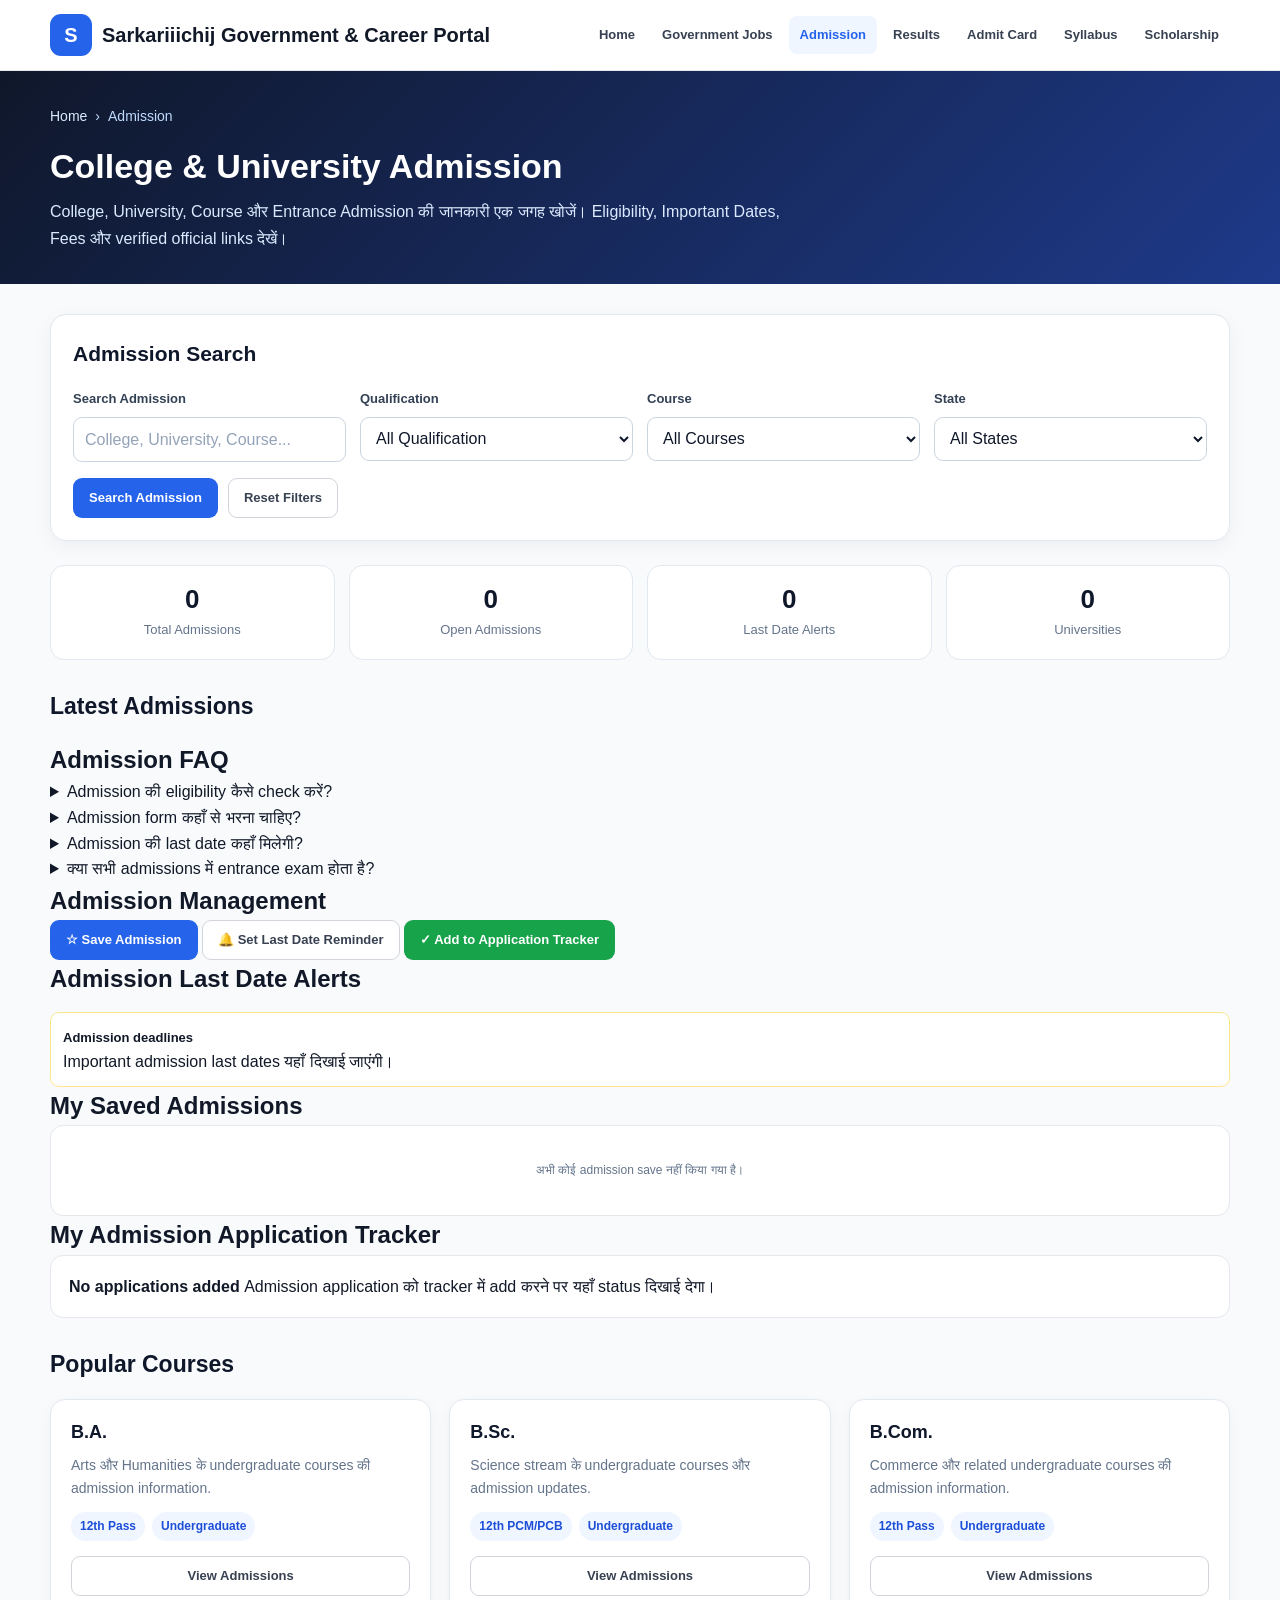
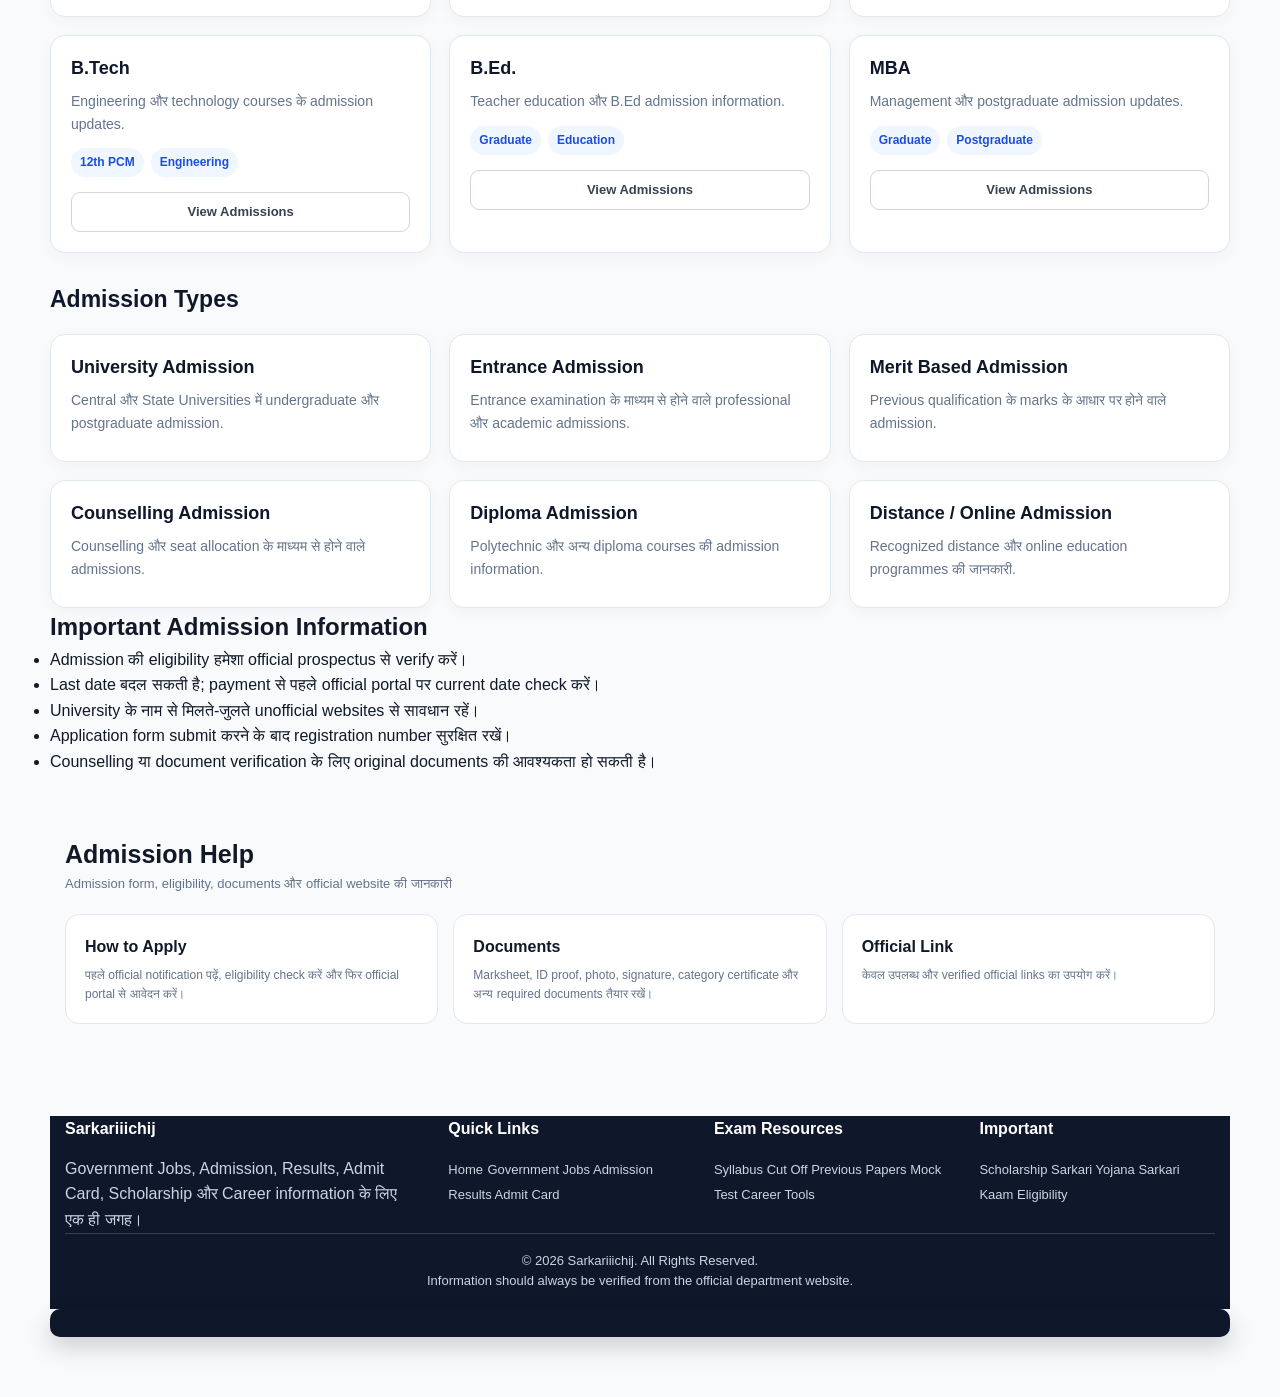
<file: admission.html>
<!DOCTYPE html>
<html lang="hi">

<head>

    <meta charset="UTF-8">

    <meta
        name="viewport"
        content="width=device-width, initial-scale=1.0">

    <title>
        Admission | Sarkariiichij
    </title>

    <meta
        name="description"
        content="College, University और Course Admission की जानकारी — Eligibility, Important Dates, Fees, Official Website और Application Details.">

    <meta
        name="keywords"
        content="admission, college admission, university admission, Sarkariiichij, admission form">

    <meta
        name="theme-color"
        content="#0f172a">

    <link
        rel="stylesheet"
        href="style.css">


    <style>

        /* =========================================================
           ADMISSION PAGE LOCAL STYLES
           ========================================================= */

        .admission-page {
            min-height: 100vh;
            background: #f8fafc;
        }


        .admission-hero {
            padding: 34px 0 32px;
            color: #ffffff;
            background:
                linear-gradient(
                    135deg,
                    #0f172a,
                    #1e3a8a
                );
        }


        .admission-breadcrumb {
            display: flex;
            flex-wrap: wrap;
            align-items: center;
            gap: 8px;
            margin-bottom: 18px;
            font-size: 14px;
        }


        .admission-breadcrumb a {
            color: #dbeafe;
            text-decoration: none;
        }


        .admission-breadcrumb span {
            color: #bfdbfe;
        }


        .admission-hero h1 {
            margin: 0;
            font-size: 34px;
            line-height: 1.25;
            font-weight: 800;
        }


        .admission-hero p {
            max-width: 760px;
            margin: 10px 0 0;
            color: #dbeafe;
            line-height: 1.7;
        }


        .admission-main {
            padding: 30px 0 60px;
        }


        .admission-search-card {
            margin-bottom: 24px;
            padding: 22px;
            background: #ffffff;
            border: 1px solid #e2e8f0;
            border-radius: 16px;
            box-shadow:
                0 5px 20px
                rgba(15, 23, 42, 0.05);
        }


        .admission-search-card h2 {
            margin: 0 0 18px;
            font-size: 21px;
            color: #0f172a;
        }


        .admission-filter-grid {
            display: grid;
            grid-template-columns:
                repeat(4, minmax(0, 1fr));
            gap: 14px;
        }


        .admission-filter-group {
            display: flex;
            flex-direction: column;
            gap: 7px;
        }


        .admission-filter-group label {
            color: #334155;
            font-size: 13px;
            font-weight: 700;
        }


        .admission-filter-group input,
        .admission-filter-group select {
            width: 100%;
            min-height: 44px;
            padding: 9px 11px;
            border: 1px solid #cbd5e1;
            border-radius: 9px;
            background: #ffffff;
            color: #0f172a;
            outline: none;
        }


        .admission-filter-group input:focus,
        .admission-filter-group select:focus {
            border-color: #2563eb;
            box-shadow:
                0 0 0 3px
                rgba(37, 99, 235, 0.10);
        }


        .admission-filter-actions {
            display: flex;
            flex-wrap: wrap;
            gap: 10px;
            margin-top: 16px;
        }


        .admission-stats {
            display: grid;
            grid-template-columns:
                repeat(4, minmax(0, 1fr));
            gap: 14px;
            margin-bottom: 26px;
        }


        .admission-stat {
            padding: 18px;
            background: #ffffff;
            border: 1px solid #e2e8f0;
            border-radius: 14px;
            text-align: center;
        }


        .admission-stat strong {
            display: block;
            color: #0f172a;
            font-size: 26px;
            line-height: 1.2;
        }


        .admission-stat span {
            display: block;
            margin-top: 5px;
            color: #64748b;
            font-size: 13px;
        }


        .admission-section-title {
            margin: 28px 0 16px;
            color: #0f172a;
            font-size: 23px;
        }


        .admission-grid {
            display: grid;
            grid-template-columns:
                repeat(3, minmax(0, 1fr));
            gap: 18px;
        }


        .admission-card {
            padding: 20px;
            background: #ffffff;
            border: 1px solid #e2e8f0;
            border-radius: 15px;
            box-shadow:
                0 4px 16px
                rgba(15, 23, 42, 0.04);
        }


        .admission-card h3 {
            margin: 0 0 9px;
            color: #0f172a;
            font-size: 18px;
            line-height: 1.4;
        }


        .admission-card p {
            margin: 7px 0;
            color: #64748b;
            font-size: 14px;
            line-height: 1.6;
        }


        .admission-card-meta {
            display: flex;
            flex-wrap: wrap;
            gap: 7px;
            margin: 13px 0;
        }


        .admission-tag {
            display: inline-flex;
            align-items: center;
            padding: 5px 9px;
            border-radius: 999px;
            background: #eff6ff;
            color: #1d4ed8;
            font-size: 12px;
            font-weight: 700;
        }


        .admission-card-actions {
            display: flex;
            flex-wrap: wrap;
            gap: 8px;
            margin-top: 15px;
        }


        .admission-card-actions .btn {
            flex: 1;
            min-width: 110px;
            text-align: center;
        }


        .admission-empty {
            grid-column: 1 / -1;
            padding: 35px 20px;
            border: 1px dashed #cbd5e1;
            border-radius: 14px;
            background: #ffffff;
            text-align: center;
        }


        .admission-empty h3 {
            margin: 0 0 8px;
            color: #334155;
        }


        .admission-empty p {
            margin: 0;
            color: #64748b;
        }


        @media (max-width: 950px) {

            .admission-filter-grid {
                grid-template-columns:
                    repeat(2, minmax(0, 1fr));
            }


            .admission-stats {
                grid-template-columns:
                    repeat(2, minmax(0, 1fr));
            }


            .admission-grid {
                grid-template-columns:
                    repeat(2, minmax(0, 1fr));
            }

        }


        @media (max-width: 600px) {

            .admission-hero {
                padding: 25px 0;
            }


            .admission-hero h1 {
                font-size: 25px;
            }


            .admission-main {
                padding-top: 20px;
            }


            .admission-search-card {
                padding: 17px;
                border-radius: 12px;
            }


            .admission-filter-grid {
                grid-template-columns: 1fr;
            }


            .admission-stats {
                grid-template-columns: 1fr 1fr;
            }


            .admission-stat {
                padding: 14px 8px;
            }


            .admission-stat strong {
                font-size: 22px;
            }


            .admission-grid {
                grid-template-columns: 1fr;
            }


            .admission-card {
                padding: 17px;
            }

        }

    </style>

</head>


<body class="admission-page">


    <!-- =========================================================
         HEADER
         ========================================================= -->

    <header
        class="site-header"
        id="site-header">

        <div class="container header-inner">


            <a
                href="index.html"
                class="brand"
                aria-label="Sarkariiichij Home">

                <div class="brand-logo">
                    S
                </div>

                <div class="brand-text">

                    <strong>
                        Sarkariiichij
                    </strong>

                    <span>
                        Government & Career Portal
                    </span>

                </div>

            </a>


            <nav
                class="main-nav"
                id="main-nav">

                <a href="index.html">
                    Home
                </a>

                <a href="jobs.html">
                    Government Jobs
                </a>

                <a href="admission.html"
                   class="active">
                    Admission
                </a>

                <a href="results.html">
                    Results
                </a>

                <a href="admit-card.html">
                    Admit Card
                </a>

                <a href="syllabus.html">
                    Syllabus
                </a>

                <a href="scholarship.html">
                    Scholarship
                </a>

            </nav>


            <button
                type="button"
                class="menu-toggle"
                id="menu-toggle"
                aria-label="Open Menu"
                aria-expanded="false">

                ☰

            </button>


        </div>

    </header>


    <!-- =========================================================
         HERO
         ========================================================= -->

    <section class="admission-hero">

        <div class="container">


            <div class="admission-breadcrumb">

                <a href="index.html">
                    Home
                </a>

                <span>›</span>

                <span>
                    Admission
                </span>

            </div>


            <h1>
                College & University Admission
            </h1>


            <p>
                College, University, Course और Entrance Admission
                की जानकारी एक जगह खोजें। Eligibility, Important
                Dates, Fees और verified official links देखें।
            </p>


        </div>

    </section>


    <!-- =========================================================
         MAIN
         ========================================================= -->

    <main class="admission-main">

        <div class="container">


            <!-- =====================================================
                 SEARCH & FILTER
                 ===================================================== -->

            <section
                class="admission-search-card">

                <h2>
                    Admission Search
                </h2>


                <div
                    class="admission-filter-grid">


                    <!-- Search -->

                    <div
                        class="admission-filter-group">

                        <label
                            for="admission-search">

                            Search Admission

                        </label>

                        <input
                            type="search"
                            id="admission-search"
                            placeholder="College, University, Course...">

                    </div>


                    <!-- Qualification -->

                    <div
                        class="admission-filter-group">

                        <label
                            for="admission-qualification">

                            Qualification

                        </label>

                        <select
                            id="admission-qualification">

                            <option value="">
                                All Qualification
                            </option>

                            <option value="10th">
                                10th
                            </option>

                            <option value="12th">
                                12th
                            </option>

                            <option value="graduate">
                                Graduate
                            </option>

                            <option value="postgraduate">
                                Post Graduate
                            </option>

                            <option value="diploma">
                                Diploma
                            </option>

                            <option value="iti">
                                ITI
                            </option>

                        </select>

                    </div>


                    <!-- Course -->

                    <div
                        class="admission-filter-group">

                        <label
                            for="admission-course">

                            Course

                        </label>

                        <select
                            id="admission-course">

                            <option value="">
                                All Courses
                            </option>

                            <option value="ba">
                                BA
                            </option>

                            <option value="bsc">
                                B.Sc
                            </option>

                            <option value="bcom">
                                B.Com
                            </option>

                            <option value="btech">
                                B.Tech
                            </option>

                            <option value="bed">
                                B.Ed
                            </option>

                            <option value="ma">
                                MA
                            </option>

                            <option value="msc">
                                M.Sc
                            </option>

                            <option value="mba">
                                MBA
                            </option>

                            <option value="diploma">
                                Diploma
                            </option>

                        </select>

                    </div>


                    <!-- State -->

                    <div
                        class="admission-filter-group">

                        <label
                            for="admission-state">

                            State

                        </label>

                        <select
                            id="admission-state">

                            <option value="">
                                All States
                            </option>

                            <option value="uttar-pradesh">
                                Uttar Pradesh
                            </option>

                            <option value="bihar">
                                Bihar
                            </option>

                            <option value="delhi">
                                Delhi
                            </option>

                            <option value="madhya-pradesh">
                                Madhya Pradesh
                            </option>

                            <option value="rajasthan">
                                Rajasthan
                            </option>

                            <option value="jharkhand">
                                Jharkhand
                            </option>

                            <option value="national">
                                National
                            </option>

                        </select>

                    </div>


                </div>


                <div
                    class="admission-filter-actions">

                    <button
                        type="button"
                        class="btn btn-primary"
                        id="admission-search-btn">

                        Search Admission

                    </button>


                    <button
                        type="button"
                        class="btn btn-secondary"
                        id="admission-reset-btn">

                        Reset Filters

                    </button>

                </div>


            </section>


            <!-- =====================================================
                 STATS
                 ===================================================== -->

            <section
                class="admission-stats">


                <div class="admission-stat">

                    <strong
                        id="admission-total-count">
                        0
                    </strong>

                    <span>
                        Total Admissions
                    </span>

                </div>


                <div class="admission-stat">

                    <strong
                        id="admission-open-count">
                        0
                    </strong>

                    <span>
                        Open Admissions
                    </span>

                </div>


                <div class="admission-stat">

                    <strong
                        id="admission-last-date-count">
                        0
                    </strong>

                    <span>
                        Last Date Alerts
                    </span>

                </div>


                <div class="admission-stat">

                    <strong
                        id="admission-university-count">
                        0
                    </strong>

                    <span>
                        Universities
                    </span>

                </div>


            </section>


            <!-- =====================================================
                 ADMISSION LIST
                 ===================================================== -->

            <h2
                class="admission-section-title">

                Latest Admissions

            </h2>


            <section
                class="admission-grid"
                id="admission-list">


                <!-- JavaScript will render
                     admission cards here -->


                <div
                    class="admission-empty"
                    id="admission-loading">

                    <h3>
                        Loading Admissions...
                    </h3>

                    <p>
                        Admission information load हो रही है।
                    </p>

                </div>


            </section>


            <!-- =====================================================
                 NO RESULTS
                 ===================================================== -->

            <section
                class="admission-empty"
                id="admission-no-results"
                style="display:none;">

                <h3>
                    No Admission Found
                </h3>

                <p>
                    आपके search/filter के अनुसार कोई admission
                    नहीं मिला।
                </p>


                <button
                    type="button"
                    class="btn btn-secondary"
                    id="admission-no-results-reset">

                    Reset Search

                </button>

            </section>


            <!-- =====================================================
                    <!-- =====================================================
                 ADMISSION DETAILS / INFORMATION
                 ===================================================== -->

            <section
                class="job-detail-card"
                id="admission-detail-section"
                style="display:none;">

                <h2 id="admission-detail-title">
                    Admission Details
                </h2>

                <div
                    class="job-basic-grid"
                    id="admission-basic-info">

                    <div class="job-basic-item">

                        <span class="job-basic-label">
                            University / College
                        </span>

                        <span
                            class="job-basic-value"
                            id="admission-university">
                            —
                        </span>

                    </div>


                    <div class="job-basic-item">

                        <span class="job-basic-label">
                            Course
                        </span>

                        <span
                            class="job-basic-value"
                            id="admission-course-info">
                            —
                        </span>

                    </div>


                    <div class="job-basic-item">

                        <span class="job-basic-label">
                            Qualification
                        </span>

                        <span
                            class="job-basic-value"
                            id="admission-qualification-info">
                            —
                        </span>

                    </div>


                    <div class="job-basic-item">

                        <span class="job-basic-label">
                            State
                        </span>

                        <span
                            class="job-basic-value"
                            id="admission-state-info">
                            —
                        </span>

                    </div>


                    <div class="job-basic-item">

                        <span class="job-basic-label">
                            Admission Type
                        </span>

                        <span
                            class="job-basic-value"
                            id="admission-type-info">
                            —
                        </span>

                    </div>


                    <div class="job-basic-item">

                        <span class="job-basic-label">
                            Application Fee
                        </span>

                        <span
                            class="job-basic-value"
                            id="admission-fee-info">
                            —
                        </span>

                    </div>

                </div>

            </section>


            <!-- =====================================================
                 IMPORTANT DATES
                 ===================================================== -->

            <section
                class="job-detail-card"
                id="admission-dates-section"
                style="display:none;">

                <h2>
                    Important Dates
                </h2>


                <div class="job-basic-grid">

                    <div class="job-basic-item">

                        <span class="job-basic-label">
                            Application Start
                        </span>

                        <span
                            class="job-basic-value"
                            id="admission-start-date">
                            —
                        </span>

                    </div>


                    <div class="job-basic-item">

                        <span class="job-basic-label">
                            Last Date
                        </span>

                        <span
                            class="job-basic-value"
                            id="admission-last-date">
                            —
                        </span>

                    </div>


                    <div class="job-basic-item">

                        <span class="job-basic-label">
                            Entrance Exam
                        </span>

                        <span
                            class="job-basic-value"
                            id="admission-exam-date">
                            —
                        </span>

                    </div>


                    <div class="job-basic-item">

                        <span class="job-basic-label">
                            Counselling
                        </span>

                        <span
                            class="job-basic-value"
                            id="admission-counselling-date">
                            —
                        </span>

                    </div>

                </div>

            </section>


            <!-- =====================================================
                 ELIGIBILITY
                 ===================================================== -->

            <section
                class="job-detail-card"
                id="admission-eligibility-section"
                style="display:none;">

                <h2>
                    Admission Eligibility
                </h2>


                <div id="admission-eligibility-content">

                    <p>
                        Eligibility information यहाँ दिखाई जाएगी।
                    </p>

                </div>

            </section>


            <!-- =====================================================
                 COURSE INFORMATION
                 ===================================================== -->

            <section
                class="job-detail-card"
                id="admission-course-section"
                style="display:none;">

                <h2>
                    Course Information
                </h2>


                <div id="admission-course-content">

                    <p>
                        Course की duration, subjects और अन्य
                        जानकारी यहाँ दिखाई जाएगी।
                    </p>

                </div>

            </section>


            <!-- =====================================================
                 APPLICATION PROCESS
                 ===================================================== -->

            <section
                class="job-detail-card"
                id="admission-process-section"
                style="display:none;">

                <h2>
                    How to Apply
                </h2>


                <div id="admission-process-content">

                    <ol>

                        <li>
                            Official admission notification पढ़ें।
                        </li>

                        <li>
                            Eligibility और required documents verify करें।
                        </li>

                        <li>
                            केवल official website से application करें।
                        </li>

                        <li>
                            Application form में सही information भरें।
                        </li>

                        <li>
                            Application fee लागू होने पर payment करें।
                        </li>

                        <li>
                            Final submitted form की copy सुरक्षित रखें।
                        </li>

                    </ol>

                </div>

            </section>


            <!-- =====================================================
                 DOCUMENTS
                 ===================================================== -->

            <section
                class="job-detail-card"
                id="admission-documents-section"
                style="display:none;">

                <h2>
                    Documents Required
                </h2>


                <div id="admission-documents-content">

                    <ul>

                        <li>
                            Marksheet / Certificate
                        </li>

                        <li>
                            Photograph
                        </li>

                        <li>
                            Signature
                        </li>

                        <li>
                            Valid ID Proof
                        </li>

                        <li>
                            Category Certificate,
                            if applicable
                        </li>

                        <li>
                            Domicile / Residence Certificate,
                            if applicable
                        </li>

                    </ul>

                </div>

            </section>


            <!-- =====================================================
                 OFFICIAL LINKS
                 ===================================================== -->

            <section
                class="job-detail-card"
                id="admission-official-section"
                style="display:none;">

                <h2>
                    Official Links
                </h2>


                <div
                    class="job-link-box"
                    id="admission-official-links">


                    <div class="job-link-item">

                        <span>
                            Official Website
                        </span>

                        <span
                            id="admission-official-website">
                            Link Not Verified
                        </span>

                    </div>


                    <div class="job-link-item">

                        <span>
                            Apply Online
                        </span>

                        <span
                            id="admission-apply-link">
                            Link Not Verified
                        </span>

                    </div>


                    <div class="job-link-item">

                        <span>
                            Official Notification
                        </span>

                        <span
                            id="admission-notification-link">
                            Link Not Verified
                        </span>

                    </div>


                    <div class="job-link-item">

                        <span>
                            Counselling / Portal
                        </span>

                        <span
                            id="admission-counselling-link">
                            Link Not Verified
                        </span>

                    </div>

                </div>


                <div class="job-official-note">

                    केवल verified official admission portal,
                    notification और application links दिखाए जाएंगे।
                    कोई अनुमानित या fake link नहीं लगाया जाएगा।

                </div>

            </section>


            <!-- =====================================================
                 RELATED ADMISSIONS
                 ===================================================== -->

            <section
                class="job-detail-card"
                id="related-admission-section"
                style="display:none;">

                <h2>
                    Related Admissions
                </h2>


                <div
                    class="admission-grid"
                    id="related-admissions">

                    <!-- JavaScript will render related
                         admissions here -->

                </div>

            </section>


            <!-- =====================================================
                 FAQ
                 ===================================================== -->

            <section
                class="job-detail-card"
                id="admission-faq-section">

                <h2>
                    Admission FAQ
                </h2>


                <div id="admission-faq-content">


                    <details>

                        <summary>
                            Admission की eligibility कैसे check करें?
                        </summary>

                        <p>
                            प्रत्येक course और university की eligibility
                            अलग हो सकती है। Official notification और
                            prospectus से verify करें।
                        </p>

                    </details>


                    <details>

                        <summary>
                            Admission form कहाँ से भरना चाहिए?
                        </summary>

                        <p>
                            Application केवल verified official university,
                            counselling या admission portal से करें।
                        </p>

                    </details>


                    <details>

                        <summary>
                            Admission की last date कहाँ मिलेगी?
                        </summary>

                        <p>
                            Admission card और official notification में
                            उपलब्ध verified date दिखाई जाएगी।
                        </p>

                    </details>


                    <details>

                        <summary>
                            क्या सभी admissions में entrance exam होता है?
                        </summary>

                        <p>
                            नहीं। कुछ courses में merit-based admission
                            हो सकता है और कुछ में entrance examination
                            या counselling प्रक्रिया हो सकती है।
                        </p>

                    </details>


                </div>

            </section>


            <!-- =====================================================
                 PART 2 ENDS HERE
                 ===================================================== -->
                      <!-- =====================================================
                 ADMISSION ACTIONS / MANAGEMENT
                 ===================================================== -->

            <section
                class="job-detail-card"
                id="admission-management-section">

                <h2>
                    Admission Management
                </h2>


                <div
                    class="job-action-stack"
                    id="admission-management-actions">

                    <button
                        type="button"
                        class="btn btn-primary"
                        id="save-admission-btn">

                        ☆ Save Admission

                    </button>


                    <button
                        type="button"
                        class="btn btn-secondary"
                        id="admission-reminder-btn">

                        🔔 Set Last Date Reminder

                    </button>


                    <button
                        type="button"
                        class="btn btn-success"
                        id="admission-tracker-btn">

                        ✓ Add to Application Tracker

                    </button>

                </div>

            </section>


            <!-- =====================================================
                 LAST DATE ALERTS
                 ===================================================== -->

            <section
                class="job-detail-card"
                id="admission-last-date-section">

                <h2>
                    Admission Last Date Alerts
                </h2>


                <div
                    class="last-date-list"
                    id="admission-last-date-list">

                    <div class="last-date-item">

                        <div>

                            <strong>
                                Admission deadlines
                            </strong>

                            <p>
                                Important admission last dates
                                यहाँ दिखाई जाएंगी।
                            </p>

                        </div>

                    </div>

                </div>

            </section>


            <!-- =====================================================
                 SAVED ADMISSIONS
                 ===================================================== -->

            <section
                class="job-detail-card"
                id="saved-admissions-section">

                <h2>
                    My Saved Admissions
                </h2>


                <div
                    id="saved-admissions-list">

                    <div class="empty-box">

                        <p>
                            अभी कोई admission save नहीं किया गया है।
                        </p>

                    </div>

                </div>

            </section>


            <!-- =====================================================
                 APPLICATION TRACKER
                 ===================================================== -->

            <section
                class="job-detail-card"
                id="admission-application-tracker">

                <h2>
                    My Admission Application Tracker
                </h2>


                <div
                    class="tracker-list"
                    id="admission-tracker-list">

                    <div class="tracker-item">

                        <div class="tracker-info">

                            <strong>
                                No applications added
                            </strong>

                            <span>
                                Admission application को tracker में
                                add करने पर यहाँ status दिखाई देगा।
                            </span>

                        </div>

                    </div>

                </div>

            </section>


            <!-- =====================================================
                 POPULAR COURSES
                 ===================================================== -->

            <section>

                <h2 class="admission-section-title">
                    Popular Courses
                </h2>


                <div class="admission-grid">


                    <article class="admission-card">

                        <h3>
                            B.A.
                        </h3>

                        <p>
                            Arts और Humanities के undergraduate
                            courses की admission information.
                        </p>

                        <div class="admission-card-meta">

                            <span class="admission-tag">
                                12th Pass
                            </span>

                            <span class="admission-tag">
                                Undergraduate
                            </span>

                        </div>

                        <div class="admission-card-actions">

                            <button
                                type="button"
                                class="btn btn-secondary"
                                data-course-filter="ba">

                                View Admissions

                            </button>

                        </div>

                    </article>


                    <article class="admission-card">

                        <h3>
                            B.Sc.
                        </h3>

                        <p>
                            Science stream के undergraduate
                            courses और admission updates.
                        </p>

                        <div class="admission-card-meta">

                            <span class="admission-tag">
                                12th PCM/PCB
                            </span>

                            <span class="admission-tag">
                                Undergraduate
                            </span>

                        </div>

                        <div class="admission-card-actions">

                            <button
                                type="button"
                                class="btn btn-secondary"
                                data-course-filter="bsc">

                                View Admissions

                            </button>

                        </div>

                    </article>


                    <article class="admission-card">

                        <h3>
                            B.Com.
                        </h3>

                        <p>
                            Commerce और related undergraduate
                            courses की admission information.
                        </p>

                        <div class="admission-card-meta">

                            <span class="admission-tag">
                                12th Pass
                            </span>

                            <span class="admission-tag">
                                Undergraduate
                            </span>

                        </div>

                        <div class="admission-card-actions">

                            <button
                                type="button"
                                class="btn btn-secondary"
                                data-course-filter="bcom">

                                View Admissions

                            </button>

                        </div>

                    </article>


                    <article class="admission-card">

                        <h3>
                            B.Tech
                        </h3>

                        <p>
                            Engineering और technology courses
                            के admission updates.
                        </p>

                        <div class="admission-card-meta">

                            <span class="admission-tag">
                                12th PCM
                            </span>

                            <span class="admission-tag">
                                Engineering
                            </span>

                        </div>

                        <div class="admission-card-actions">

                            <button
                                type="button"
                                class="btn btn-secondary"
                                data-course-filter="btech">

                                View Admissions

                            </button>

                        </div>

                    </article>


                    <article class="admission-card">

                        <h3>
                            B.Ed.
                        </h3>

                        <p>
                            Teacher education और B.Ed admission
                            information.
                        </p>

                        <div class="admission-card-meta">

                            <span class="admission-tag">
                                Graduate
                            </span>

                            <span class="admission-tag">
                                Education
                            </span>

                        </div>

                        <div class="admission-card-actions">

                            <button
                                type="button"
                                class="btn btn-secondary"
                                data-course-filter="bed">

                                View Admissions

                            </button>

                        </div>

                    </article>


                    <article class="admission-card">

                        <h3>
                            MBA
                        </h3>

                        <p>
                            Management और postgraduate admission
                            updates.
                        </p>

                        <div class="admission-card-meta">

                            <span class="admission-tag">
                                Graduate
                            </span>

                            <span class="admission-tag">
                                Postgraduate
                            </span>

                        </div>

                        <div class="admission-card-actions">

                            <button
                                type="button"
                                class="btn btn-secondary"
                                data-course-filter="mba">

                                View Admissions

                            </button>

                        </div>

                    </article>

                </div>

            </section>


            <!-- =====================================================
                 ADMISSION TYPES
                 ===================================================== -->

            <section>

                <h2 class="admission-section-title">
                    Admission Types
                </h2>


                <div class="admission-grid">


                    <article class="admission-card">

                        <h3>
                            University Admission
                        </h3>

                        <p>
                            Central और State Universities में
                            undergraduate और postgraduate admission.
                        </p>

                    </article>


                    <article class="admission-card">

                        <h3>
                            Entrance Admission
                        </h3>

                        <p>
                            Entrance examination के माध्यम से होने वाले
                            professional और academic admissions.
                        </p>

                    </article>


                    <article class="admission-card">

                        <h3>
                            Merit Based Admission
                        </h3>

                        <p>
                            Previous qualification के marks के आधार पर
                            होने वाले admission.
                        </p>

                    </article>


                    <article class="admission-card">

                        <h3>
                            Counselling Admission
                        </h3>

                        <p>
                            Counselling और seat allocation के माध्यम से
                            होने वाले admissions.
                        </p>

                    </article>


                    <article class="admission-card">

                        <h3>
                            Diploma Admission
                        </h3>

                        <p>
                            Polytechnic और अन्य diploma courses की
                            admission information.
                        </p>

                    </article>


                    <article class="admission-card">

                        <h3>
                            Distance / Online Admission
                        </h3>

                        <p>
                            Recognized distance और online education
                            programmes की जानकारी.
                        </p>

                    </article>

                </div>

            </section>


            <!-- =====================================================
                 IMPORTANT INFORMATION
                 ===================================================== -->

            <section
                class="job-detail-card">

                <h2>
                    Important Admission Information
                </h2>


                <div>

                    <ul>

                        <li>
                            Admission की eligibility हमेशा
                            official prospectus से verify करें।
                        </li>

                        <li>
                            Last date बदल सकती है; payment से पहले
                            official portal पर current date check करें।
                        </li>

                        <li>
                            University के नाम से मिलते-जुलते
                            unofficial websites से सावधान रहें।
                        </li>

                        <li>
                            Application form submit करने के बाद
                            registration number सुरक्षित रखें।
                        </li>

                        <li>
                            Counselling या document verification के
                            लिए original documents की आवश्यकता हो सकती है।
                        </li>

                    </ul>

                </div>

            </section>


            <!-- =====================================================
                 PAGINATION
                 ===================================================== -->

            <nav
                class="pagination"
                id="admission-pagination"
                aria-label="Admission Pagination">

                <!-- JavaScript will render pagination -->

            </nav>


            <!-- =====================================================
                 PART 3 ENDS HERE
                 ===================================================== -->
          <!-- =========================================================
     ADMISSION PART 4A
     Help + Footer + Mobile Navigation + Menu
========================================================= -->

<section class="section" id="admission-help">
    <div class="container">

        <div class="section-header">
            <div>
                <h2 class="section-title">Admission Help</h2>
                <p class="section-subtitle">
                    Admission form, eligibility, documents और official
                    website की जानकारी
                </p>
            </div>
        </div>

        <div class="info-grid">

            <div class="info-card">
                <h3>How to Apply</h3>
                <p>
                    पहले official notification पढ़ें, eligibility check
                    करें और फिर official portal से आवेदन करें।
                </p>
            </div>

            <div class="info-card">
                <h3>Documents</h3>
                <p>
                    Marksheet, ID proof, photo, signature, category
                    certificate और अन्य required documents तैयार रखें।
                </p>
            </div>

            <div class="info-card">
                <h3>Official Link</h3>
                <p>
                    केवल उपलब्ध और verified official links का उपयोग करें।
                </p>
            </div>

        </div>
    </div>
</section>


<!-- =========================================================
     FOOTER
========================================================= -->

<footer class="site-footer">

    <div class="container">

        <div class="footer-grid">

            <div class="footer-column">

                <h3>Sarkariiichij</h3>

                <p>
                    Government Jobs, Admission, Results, Admit Card,
                    Scholarship और Career information के लिए एक ही जगह।
                </p>

            </div>


            <div class="footer-column">

                <h3>Quick Links</h3>

                <a href="index.html">Home</a>

                <a href="jobs.html">
                    Government Jobs
                </a>

                <a href="admission.html">
                    Admission
                </a>

                <a href="results.html">
                    Results
                </a>

                <a href="admit-card.html">
                    Admit Card
                </a>

            </div>


            <div class="footer-column">

                <h3>Exam Resources</h3>

                <a href="syllabus.html">
                    Syllabus
                </a>

                <a href="cutoff.html">
                    Cut Off
                </a>

                <a href="papers.html">
                    Previous Papers
                </a>

                <a href="mock-test.html">
                    Mock Test
                </a>

                <a href="career-tools.html">
                    Career Tools
                </a>

            </div>


            <div class="footer-column">

                <h3>Important</h3>

                <a href="scholarship.html">
                    Scholarship
                </a>

                <a href="yojana.html">
                    Sarkari Yojana
                </a>

                <a href="sarkari-kaam.html">
                    Sarkari Kaam
                </a>

                <a href="eligibility.html">
                    Eligibility
                </a>

            </div>

        </div>


        <div class="footer-bottom">

            <p>
                © <span id="current-year"></span>
                Sarkariiichij. All Rights Reserved.
            </p>

            <p>
                Information should always be verified from
                the official department website.
            </p>

        </div>

    </div>

</footer>


<!-- =========================================================
     MOBILE BOTTOM NAVIGATION
========================================================= -->

<nav
    class="mobile-bottom-nav"
    aria-label="Mobile navigation">

    <a href="index.html">

        <span>⌂</span>

        <small>Home</small>

    </a>


    <a href="jobs.html">

        <span>💼</span>

        <small>Jobs</small>

    </a>


    <a
        href="admission.html"
        class="active">

        <span>🎓</span>

        <small>Admission</small>

    </a>


    <a href="results.html">

        <span>📄</span>

        <small>Results</small>

    </a>


    <button
        type="button"
        onclick="openAdmissionMenuV1()">

        <span>☰</span>

        <small>Menu</small>

    </button>

</nav>


<!-- =========================================================
     MOBILE MENU MODAL
========================================================= -->

<div
    class="modal-overlay"
    id="admission-menu-modal"
    hidden>

    <div class="modal-box">

        <button
            type="button"
            class="modal-close"
            onclick="closeAdmissionMenuV1()"
            aria-label="Close">

            ×

        </button>


        <h3>Sarkariiichij Menu</h3>


        <div class="card-grid">

            <a
                class="card"
                href="jobs.html">

                Government Jobs

            </a>


            <a
                class="card"
                href="results.html">

                Results

            </a>


            <a
                class="card"
                href="admit-card.html">

                Admit Card

            </a>


            <a
                class="card"
                href="syllabus.html">

                Syllabus

            </a>


            <a
                class="card"
                href="scholarship.html">

                Scholarship

            </a>


            <a
                class="card"
                href="career-tools.html">

                Career Tools

            </a>

        </div>

    </div>

</div>


<!-- =========================================================
     TOAST + LOADING
========================================================= -->

<div
    id="admission-toast"
    class="toast"
    role="status"
    aria-live="polite">
</div>


<div
    id="admission-page-loading"
    class="loading-overlay"
    hidden>

    <div class="loading-box">

        <div class="spinner"></div>

        <p>
            Loading admission information...
        </p>

    </div>

</div>


<!-- =========================================================
     ADMISSION PAGE JAVASCRIPT — PART 4A
========================================================= -->

<script>

(function () {

    "use strict";


    /* ---------- BASIC HELPERS ---------- */

    const $ = function (selector, parent) {

        return (
            parent || document
        ).querySelector(selector);

    };


    const safeText = function (
        value,
        fallback
    ) {

        if (
            value === undefined ||
            value === null ||
            String(value).trim() === ""
        ) {

            return (
                fallback ||
                "Not Available"
            );

        }

        return String(value);

    };


    const escapeHTML = function (value) {

        return safeText(value)
            .replace(
                /&/g,
                "&amp;"
            )
            .replace(
                /</g,
                "&lt;"
            )
            .replace(
                />/g,
                "&gt;"
            )
            .replace(
                /"/g,
                "&quot;"
            )
            .replace(
                /'/g,
                "&#039;"
            );

    };


    /* ---------- TOAST ---------- */

    window.showAdmissionToastV1 =
        function (message) {

            const toast =
                $("#admission-toast");

            if (!toast) {
                return;
            }

            toast.textContent =
                message;

            toast.classList.add(
                "show"
            );

            clearTimeout(
                window.__admissionToastTimer
            );

            window.__admissionToastTimer =
                setTimeout(
                    function () {

                        toast.classList.remove(
                            "show"
                        );

                    },
                    2600
                );

        };


    /* ---------- LOADING ---------- */

    window.showAdmissionLoadingV1 =
        function (show) {

            const loading =
                $("#admission-page-loading");

            if (!loading) {
                return;
            }

            loading.hidden =
                !show;

        };


    /* ---------- MENU ---------- */

    window.openAdmissionMenuV1 =
        function () {

            const modal =
                $("#admission-menu-modal");

            if (!modal) {
                return;
            }

            modal.hidden =
                false;

            modal.classList.add(
                "show"
            );

        };


    window.closeAdmissionMenuV1 =
        function () {

            const modal =
                $("#admission-menu-modal");

            if (!modal) {
                return;
            }

            modal.classList.remove(
                "show"
            );

            modal.hidden =
                true;

        };


    /* ---------- CLOSE MENU ON BACKDROP ---------- */

    document.addEventListener(
        "click",
        function (event) {

            const modal =
                $("#admission-menu-modal");

            if (
                modal &&
                event.target === modal
            ) {

                window.closeAdmissionMenuV1();

            }

        }
    );


    /* ---------- ESC KEY ---------- */

    document.addEventListener(
        "keydown",
        function (event) {

            if (
                event.key === "Escape"
            ) {

                window.closeAdmissionMenuV1();

            }

        }
    );


    /* ---------- CURRENT YEAR ---------- */

    document.addEventListener(
        "DOMContentLoaded",
        function () {

            const year =
                $("#current-year");

            if (year) {

                year.textContent =
                    new Date()
                    .getFullYear();

            }

        }
    );


})();

</script>
<!-- =========================================================
     ADMISSION PART 4B-1
     Data + Filter + Cards + Stats
========================================================= -->

<script>
(function () {

    "use strict";

    /* ---------- DATA SOURCE ---------- */

    function getAdmissionSourceV3() {

        if (
            window.SarkariiChijServices &&
            Array.isArray(
                window.SarkariiChijServices.admission
            )
        ) {
            return window.SarkariiChijServices.admission;
        }

        if (
            Array.isArray(
                window.SarkariiChijAdmissionData
            )
        ) {
            return window.SarkariiChijAdmissionData;
        }

        return [];
    }


    /* ---------- NORMALIZE DATA ---------- */

    function normalizeAdmissionV3(item, index) {

        item = item || {};

        return {

            id:
                item.id ||
                item._id ||
                item.slug ||
                "admission-" + index,

            title:
                item.title ||
                item.name ||
                item.course ||
                "Admission",

            university:
                item.university ||
                item.institute ||
                item.college ||
                "Not Available",

            course:
                item.course ||
                item.program ||
                "Not Available",

            qualification:
                item.qualification ||
                item.eligibility ||
                "Not Available",

            state:
                item.state ||
                item.location ||
                "Not Available",

            type:
                item.type ||
                item.admissionType ||
                "Admission",

            fee:
                item.fee ||
                item.applicationFee ||
                "Not Available",

            startDate:
                item.startDate ||
                item.applicationStart ||
                "Not Available",

            lastDate:
                item.lastDate ||
                item.applicationLastDate ||
                "Not Available",

            examDate:
                item.examDate ||
                "Not Available",

            counsellingDate:
                item.counsellingDate ||
                "Not Available",

            officialWebsite:
                item.officialWebsite ||
                item.website ||
                item.officialURL ||
                "",

            applyLink:
                item.applyLink ||
                item.applyURL ||
                item.applicationURL ||
                "",

            notificationLink:
                item.notificationLink ||
                item.notificationURL ||
                "",

            counsellingLink:
                item.counsellingLink ||
                item.counsellingURL ||
                "",

            description:
                item.description ||
                item.details ||
                ""

        };

    }


    /* ---------- GLOBAL DATA ---------- */

    let admissionDataV3 = [];

    let filteredAdmissionsV3 = [];

    let selectedAdmissionV3 = null;


    /* ---------- LOAD DATA ---------- */

    function loadAdmissionDataV3() {

        admissionDataV3 =
            getAdmissionSourceV3()
                .map(
                    normalizeAdmissionV3
                );

        filteredAdmissionsV3 =
            admissionDataV3.slice();

    }


    /* ---------- FILTER VALUES ---------- */

    function getAdmissionFiltersV3() {

        const search =
            document.getElementById(
                "admission-search"
            );

        const qualification =
            document.getElementById(
                "admission-qualification"
            );

        const course =
            document.getElementById(
                "admission-course"
            );

        const state =
            document.getElementById(
                "admission-state"
            );


        return {

            search:
                (search?.value || "")
                    .trim()
                    .toLowerCase(),

            qualification:
                qualification?.value || "",

            course:
                course?.value || "",

            state:
                state?.value || ""

        };

    }


    /* ---------- APPLY FILTER ---------- */

    function applyAdmissionFiltersV3() {

        const filters =
            getAdmissionFiltersV3();


        filteredAdmissionsV3 =
            admissionDataV3.filter(
                function (item) {

                    const searchableText = [

                        item.title,
                        item.university,
                        item.course,
                        item.qualification,
                        item.state,
                        item.type

                    ]
                        .join(" ")
                        .toLowerCase();


                    const searchMatch =
                        !filters.search ||
                        searchableText.includes(
                            filters.search
                        );


                    const qualificationMatch =
                        !filters.qualification ||
                        item.qualification
                            .toLowerCase()
                            .includes(
                                filters.qualification
                                    .toLowerCase()
                            );


                    const courseMatch =
                        !filters.course ||
                        item.course
                            .toLowerCase()
                            .includes(
                                filters.course
                                    .toLowerCase()
                            );


                    const stateMatch =
                        !filters.state ||
                        item.state
                            .toLowerCase()
                            .includes(
                                filters.state
                                    .toLowerCase()
                            );


                    return (
                        searchMatch &&
                        qualificationMatch &&
                        courseMatch &&
                        stateMatch
                    );

                }
            );


        renderAdmissionListV3();

        updateAdmissionStatsV3();

    }


    /* ---------- CREATE CARD ---------- */

    function createAdmissionCardV3(item) {

        return `

            <article class="admission-card">

                <div class="badge badge-primary">
                    ${escapeHTML(
                        item.type
                    )}
                </div>

                <h3>
                    ${escapeHTML(
                        item.title
                    )}
                </h3>

                <p>
                    <strong>University:</strong>
                    ${escapeHTML(
                        item.university
                    )}
                </p>

                <p>
                    <strong>Course:</strong>
                    ${escapeHTML(
                        item.course
                    )}
                </p>

                <p>
                    <strong>Qualification:</strong>
                    ${escapeHTML(
                        item.qualification
                    )}
                </p>

                <p>
                    <strong>State:</strong>
                    ${escapeHTML(
                        item.state
                    )}
                </p>

                <p>
                    <strong>Last Date:</strong>
                    ${escapeHTML(
                        item.lastDate
                    )}
                </p>

                <div class="admission-actions">

                    <button
                        type="button"
                        class="btn btn-primary"
                        onclick="
                            openAdmissionDetailV3(
                                '${escapeHTML(item.id)}'
                            )
                        ">

                        Full Details

                    </button>


                    <button
                        type="button"
                        class="btn btn-secondary"
                        onclick="
                            saveAdmissionV3(
                                '${escapeHTML(item.id)}'
                            )
                        ">

                        Save

                    </button>

                </div>

            </article>

        `;

    }


    /* ---------- RENDER LIST ---------- */

    function renderAdmissionListV3() {

        const list =
            document.getElementById(
                "admission-list"
            );

        const empty =
            document.getElementById(
                "admission-no-results"
            );


        if (!list) {
            return;
        }


        if (
            filteredAdmissionsV3.length === 0
        ) {

            list.innerHTML = "";


            if (empty) {
                empty.hidden = false;
            }

            return;

        }


        if (empty) {
            empty.hidden = true;
        }


        list.innerHTML =
            filteredAdmissionsV3
                .map(
                    createAdmissionCardV3
                )
                .join("");

    }


    /* ---------- UPDATE STATS ---------- */

    function updateAdmissionStatsV3() {

        const total =
            admissionDataV3.length;


        const open =
            admissionDataV3.filter(
                function (item) {

                    return (
                        item.lastDate &&
                        item.lastDate !==
                        "Not Available"
                    );

                }
            ).length;


        const universities =
            new Set(
                admissionDataV3
                    .map(
                        function (item) {
                            return item.university;
                        }
                    )
                    .filter(Boolean)
            );


        const totalElement =
            document.getElementById(
                "admission-total-count"
            );

        const openElement =
            document.getElementById(
                "admission-open-count"
            );

        const lastDateElement =
            document.getElementById(
                "admission-last-date-count"
            );

        const universityElement =
            document.getElementById(
                "admission-university-count"
            );


        if (totalElement) {
            totalElement.textContent =
                total;
        }


        if (openElement) {
            openElement.textContent =
                open;
        }


        if (lastDateElement) {
            lastDateElement.textContent =
                open;
        }


        if (universityElement) {
            universityElement.textContent =
                universities.size;
        }

    }


    /* ---------- EXPOSE CONTROLLER DATA ---------- */

    window.SarkariiChijAdmissionDataV3 = {

        getData: function () {
            return admissionDataV3;
        },

        getFilteredData: function () {
            return filteredAdmissionsV3;
        },

        filter: applyAdmissionFiltersV3,

        render: renderAdmissionListV3

    };


    /* ---------- KEEP FUNCTIONS AVAILABLE ---------- */

    window.__admissionV3 = {

        getData:
            function () {
                return admissionDataV3;
            },

        getFiltered:
            function () {
                return filteredAdmissionsV3;
            },

        getSelected:
            function () {
                return selectedAdmissionV3;
            },

        setSelected:
            function (item) {
                selectedAdmissionV3 = item;
            },

        filter:
            applyAdmissionFiltersV3,

        render:
            renderAdmissionListV3,

        stats:
            updateAdmissionStatsV3

    };


    /* ---------- INITIAL DATA LOAD ---------- */

    loadAdmissionDataV3();

    renderAdmissionListV3();

    updateAdmissionStatsV3();

})();
</script>
<script>
(function () {

    "use strict";

    /* =====================================================
       OFFICIAL URL CHECK
    ===================================================== */

    function isValidOfficialURLV4(url) {

        if (!url) return false;

        try {

            const parsed = new URL(url);

            return parsed.protocol === "https:";

        } catch (error) {

            return false;

        }

    }


    function createOfficialButtonV4(
        url,
        label
    ) {

        if (
            !isValidOfficialURLV4(url)
        ) {

            return `
                <button
                    type="button"
                    class="btn btn-secondary"
                    disabled>
                    ${label} Not Verified
                </button>
            `;

        }


        return `
            <a
                href="${escapeHTML(url)}"
                class="btn btn-primary"
                target="_blank"
                rel="noopener noreferrer">
                ${label}
            </a>
        `;

    }


    /* =====================================================
       ADMISSION DETAILS
    ===================================================== */

    window.openAdmissionDetailV3 =
        function (id) {

            const data =
                window.SarkariiChijAdmissionDataV3
                    ?.getData() || [];


            const item =
                data.find(
                    function (admission) {

                        return String(
                            admission.id
                        ) === String(id);

                    }
                );


            if (!item) {

                showAdmissionToastV1(
                    "Admission details not found."
                );

                return;

            }


            if (window.__admissionV3) {

                window.__admissionV3
                    .setSelected(item);

            }


            const section =
                document.getElementById(
                    "admission-detail-section"
                );


            if (section) {

                section.hidden = false;

            }


            function setValue(
                id,
                value
            ) {

                const element =
                    document.getElementById(id);

                if (element) {

                    element.textContent =
                        safeText(value);

                }

            }


            setValue(
                "admission-detail-title",
                item.title
            );

            setValue(
                "admission-university",
                item.university
            );

            setValue(
                "admission-course-info",
                item.course
            );

            setValue(
                "admission-qualification-info",
                item.qualification
            );

            setValue(
                "admission-state-info",
                item.state
            );

            setValue(
                "admission-type-info",
                item.type
            );

            setValue(
                "admission-fee-info",
                item.fee
            );

            setValue(
                "admission-start-date",
                item.startDate
            );

            setValue(
                "admission-last-date",
                item.lastDate
            );

            setValue(
                "admission-exam-date",
                item.examDate
            );

            setValue(
                "admission-counselling-date",
                item.counsellingDate
            );


            const description =
                document.getElementById(
                    "admission-description"
                );


            if (description) {

                description.textContent =
                    item.description ||
                    "Detailed information is not available. Please check the official notification.";

            }


            const official =
                document.getElementById(
                    "admission-official-website"
                );

            const apply =
                document.getElementById(
                    "admission-apply-link"
                );

            const notification =
                document.getElementById(
                    "admission-notification-link"
                );

            const counselling =
                document.getElementById(
                    "admission-counselling-link"
                );


            if (official) {

                official.innerHTML =
                    createOfficialButtonV4(
                        item.officialWebsite,
                        "Official Website"
                    );

            }


            if (apply) {

                apply.innerHTML =
                    createOfficialButtonV4(
                        item.applyLink,
                        "Apply Online"
                    );

            }


            if (notification) {

                notification.innerHTML =
                    createOfficialButtonV4(
                        item.notificationLink,
                        "Notification"
                    );

            }


            if (counselling) {

                counselling.innerHTML =
                    createOfficialButtonV4(
                        item.counsellingLink,
                        "Counselling"
                    );

            }


            section?.scrollIntoView({
                behavior: "smooth",
                block: "start"
            });

        };


    /* =====================================================
       SAVE ADMISSION
    ===================================================== */

    function getSavedAdmissionsV4() {

        try {

            return JSON.parse(
                localStorage.getItem(
                    "sarkariiichij_saved_admissions"
                ) || "[]"
            );

        } catch (error) {

            return [];

        }

    }


    window.saveAdmissionV3 =
        function (id) {

            const saved =
                getSavedAdmissionsV4();


            if (
                saved.includes(id)
            ) {

                showAdmissionToastV1(
                    "Admission already saved."
                );

                return;

            }


            saved.push(id);


            localStorage.setItem(
                "sarkariiichij_saved_admissions",
                JSON.stringify(saved)
            );


            showAdmissionToastV1(
                "Admission saved successfully."
            );

        };


    /* =====================================================
       FILTER + RESET BUTTONS
    ===================================================== */

    function resetAdmissionV4() {

        [
            "admission-search",
            "admission-qualification",
            "admission-course",
            "admission-state"
        ]
        .forEach(
            function (id) {

                const element =
                    document.getElementById(id);

                if (element) {

                    element.value = "";

                }

            }
        );


        if (
            window.SarkariiChijAdmissionDataV3
        ) {

            window.SarkariiChijAdmissionDataV3
                .filter();

        }


        window.scrollTo({

            top: 0,

            behavior: "smooth"

        });

    }


    /* =====================================================
       EVENT BINDING
    ===================================================== */

    function bindAdmissionEventsV4() {

        const searchButton =
            document.getElementById(
                "admission-search-btn"
            );

        const resetButton =
            document.getElementById(
                "admission-reset-btn"
            );

        const noResultReset =
            document.getElementById(
                "admission-no-results-reset"
            );


        if (searchButton) {

            searchButton.addEventListener(
                "click",
                function () {

                    window
                        .SarkariiChijAdmissionDataV3
                        ?.filter();

                }
            );

        }


        if (resetButton) {

            resetButton.addEventListener(
                "click",
                resetAdmissionV4
            );

        }


        if (noResultReset) {

            noResultReset.addEventListener(
                "click",
                resetAdmissionV4
            );

        }


        const searchInput =
            document.getElementById(
                "admission-search"
            );


        if (searchInput) {

            searchInput.addEventListener(
                "keydown",
                function (event) {

                    if (
                        event.key === "Enter"
                    ) {

                        event.preventDefault();

                        window
                            .SarkariiChijAdmissionDataV3
                            ?.filter();

                    }

                }
            );

        }


        [
            "admission-qualification",
            "admission-course",
            "admission-state"
        ]
        .forEach(
            function (id) {

                const element =
                    document.getElementById(id);

                if (element) {

                    element.addEventListener(
                        "change",
                        function () {

                            window
                                .SarkariiChijAdmissionDataV3
                                ?.filter();

                        }
                    );

                }

            }
        );

    }


    /* =====================================================
       PAGE INITIALIZATION
    ===================================================== */

    function initializeAdmissionV4() {

        bindAdmissionEventsV4();


        const year =
            document.getElementById(
                "current-year"
            );


        if (year) {

            year.textContent =
                new Date()
                    .getFullYear();

        }


        const loading =
            document.getElementById(
                "admission-loading"
            );


        if (loading) {

            loading.hidden = true;

        }


        if (
            typeof showAdmissionLoadingV1 ===
            "function"
        ) {

            showAdmissionLoadingV1(false);

        }


        window.SarkariiChijAdmissionPage =
            window.SarkariiChijAdmissionPage ||
            {};


        window.SarkariiChijAdmissionPage
            .initialized = true;


        window.SarkariiChijAdmissionPage
            .page = "admission";

    }


    /* =====================================================
       KEYBOARD + PAGE START
    ===================================================== */

    document.addEventListener(
        "keydown",
        function (event) {

            if (
                event.key === "Escape" &&
                typeof closeAdmissionMenuV1 ===
                "function"
            ) {

                closeAdmissionMenuV1();

            }

        }
    );


    if (
        document.readyState ===
        "loading"
    ) {

        document.addEventListener(
            "DOMContentLoaded",
            initializeAdmissionV4
        );

    } else {

        initializeAdmissionV4();

    }


})();
</script>


<!-- =====================================================
     SITE SCRIPT
===================================================== -->

<script
    src="script.js"
    defer>
</script>


<!-- =====================================================
     FINAL PAGE SETUP
===================================================== -->

<script>

document.addEventListener(
    "DOMContentLoaded",
    function () {

        const year =
            document.getElementById(
                "current-year"
            );


        if (year) {

            year.textContent =
                new Date()
                    .getFullYear();

        }


        window.SarkariiChijPage =
            window.SarkariiChijPage ||
            {};


        window.SarkariiChijPage.page =
            "admission";

        window.SarkariiChijPage.type =
            "admission";

        window.SarkariiChijPage.initialized =
            true;

    }
);

</script>


<!-- =====================================================
     BACK TO TOP
===================================================== -->

<button
    id="back-to-top"
    class="back-to-top"
    type="button"
    aria-label="Back to top"
    onclick="
        window.scrollTo({
            top: 0,
            behavior: 'smooth'
        });
    ">

    ↑

</button>


<!-- =====================================================
     ADMISSION.HTML COMPLETE
===================================================== -->

</body>
        </html>
</file>
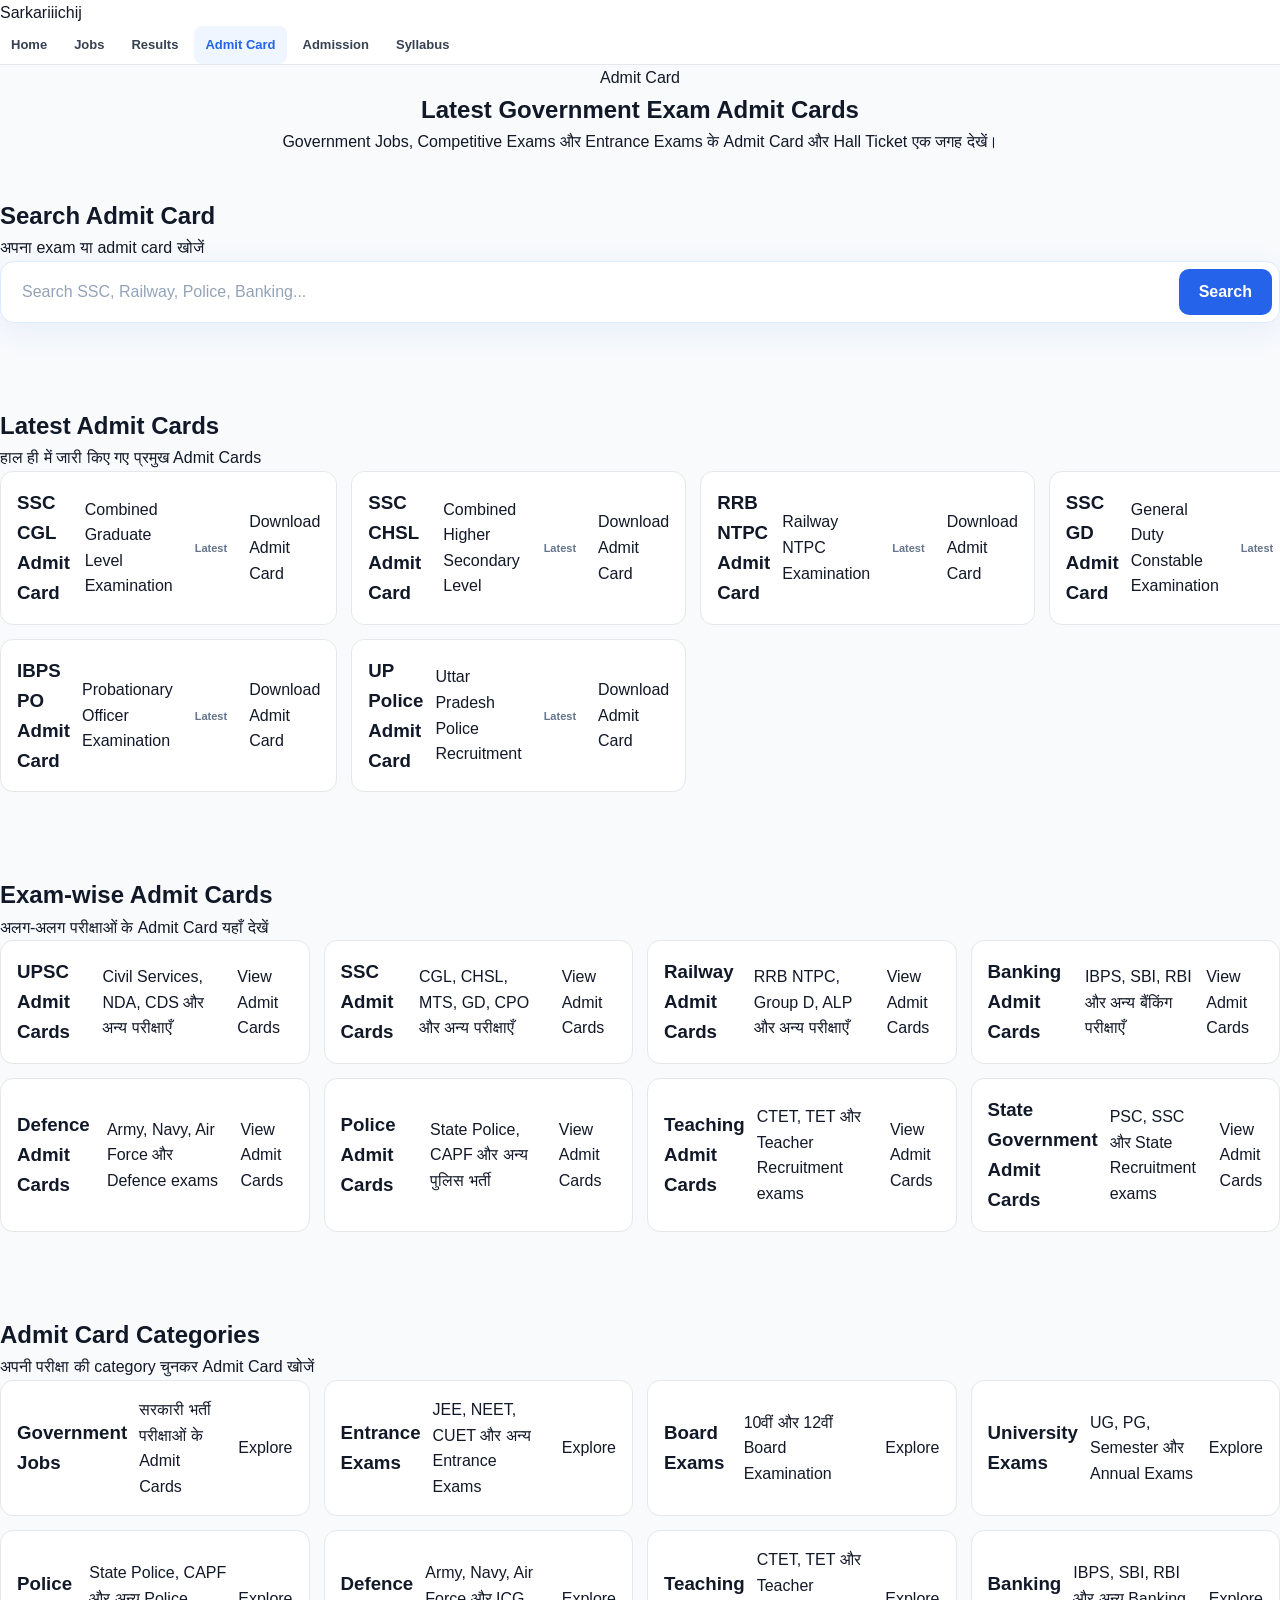
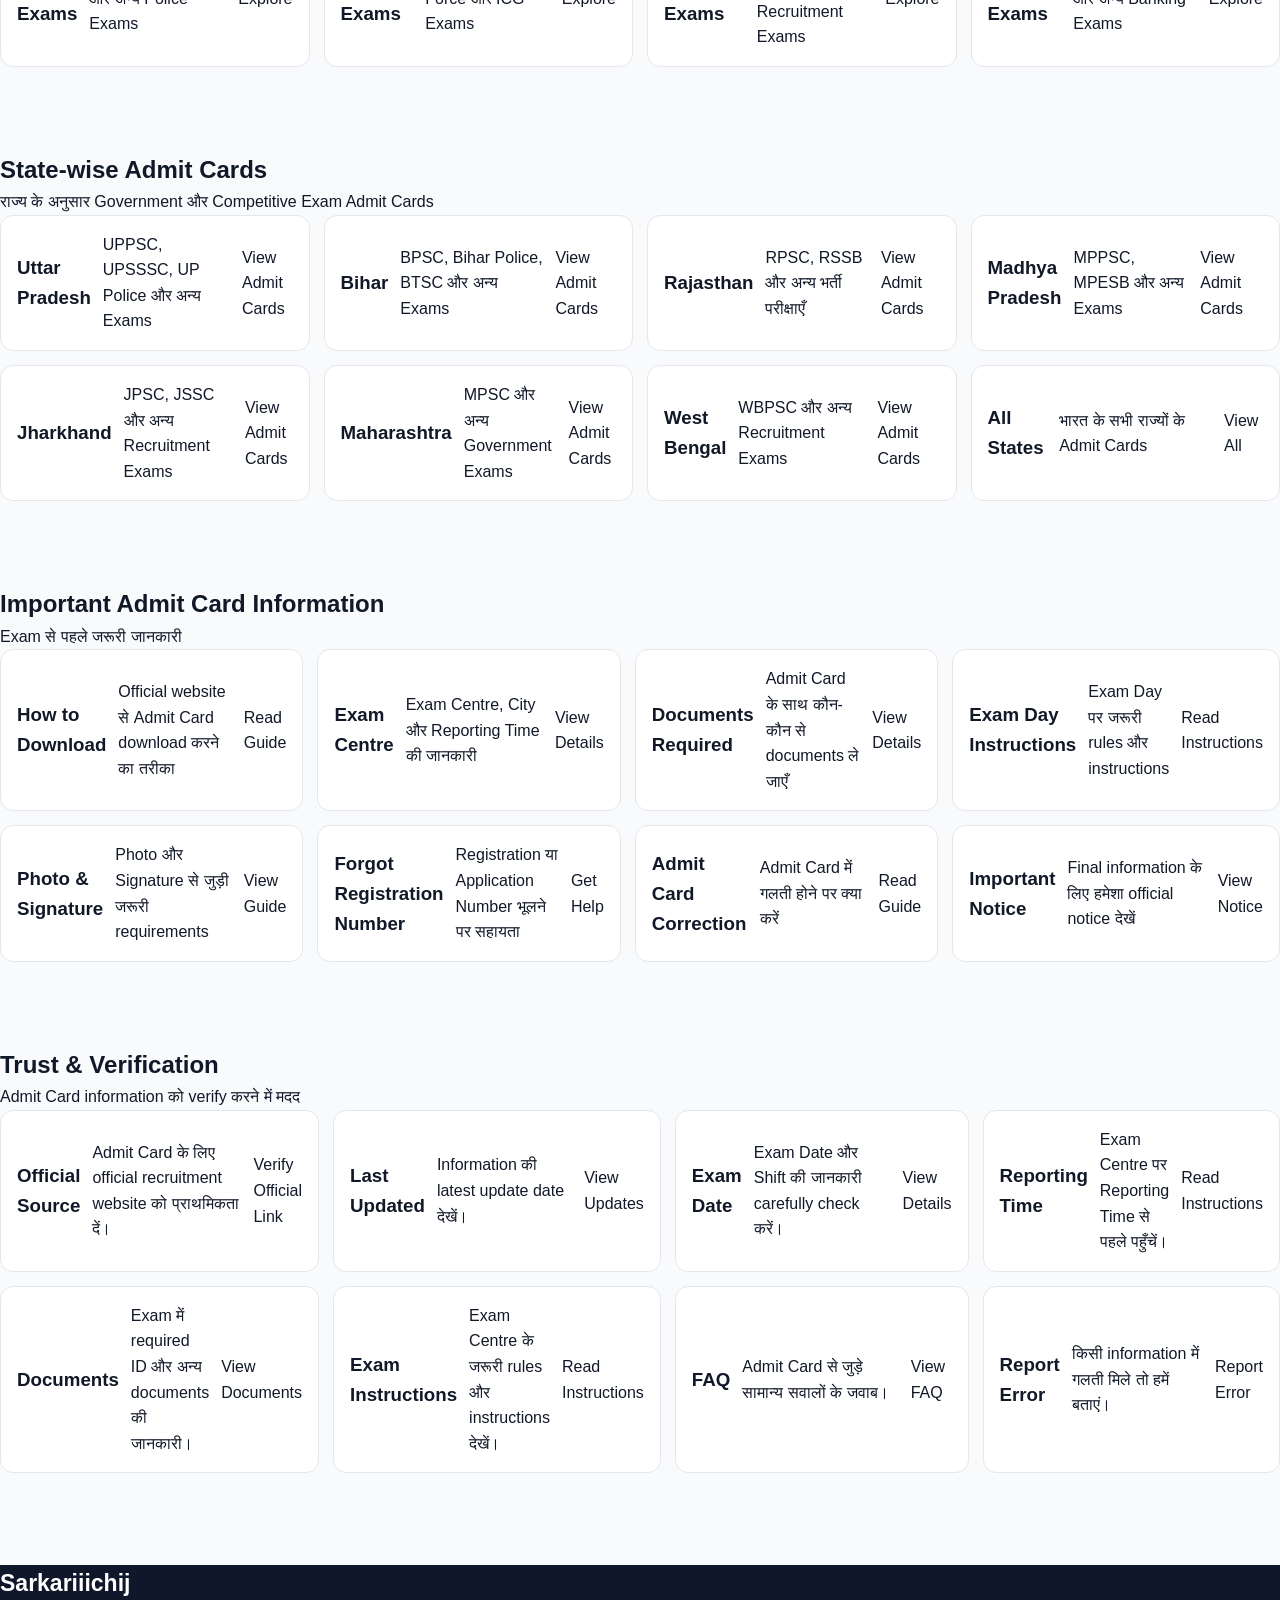
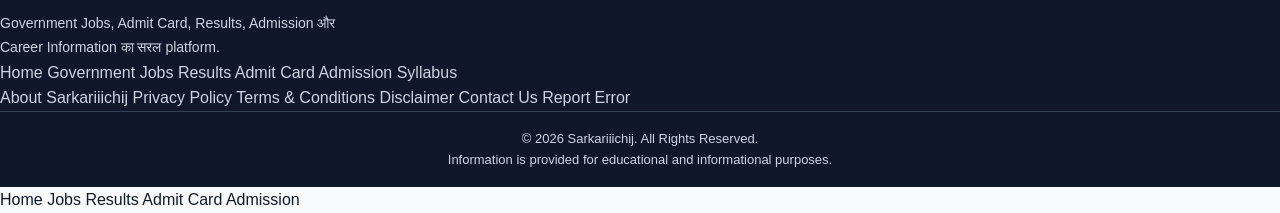
<file: admit-card.html>
<!DOCTYPE html>
<html lang="hi">

<head>
  <meta charset="UTF-8">
  <meta name="viewport" content="width=device-width, initial-scale=1.0">

  <title>Admit Card - Sarkariiichij</title>

  <meta name="description"
    content="Sarkariiichij पर Government Jobs और Competitive Exams के Latest Admit Card, Hall Ticket और Exam Information देखें।">

  <link rel="stylesheet" href="style.css">
</head>

<body>

  <!-- HEADER -->
  <header class="site-header">

    <div class="logo">
      <a href="index.html">Sarkariiichij</a>
    </div>

    <nav class="main-nav">
      <a href="index.html">Home</a>
      <a href="jobs.html">Jobs</a>
      <a href="results.html">Results</a>
      <a href="admit-card.html" class="active">Admit Card</a>
      <a href="admission.html">Admission</a>
      <a href="syllabus.html">Syllabus</a>
    </nav>

  </header>


  <!-- ADMIT CARD HERO -->
  <section class="hero-section">

    <div class="hero-content">

      <p class="hero-tag">Admit Card</p>

      <h1>Latest Government Exam Admit Cards</h1>

      <p>
        Government Jobs, Competitive Exams और Entrance Exams
        के Admit Card और Hall Ticket एक जगह देखें।
      </p>

    </div>

  </section>


  <!-- ADMIT CARD SEARCH -->
  <section class="section">

    <div class="section-heading">
      <h2>Search Admit Card</h2>
      <p>अपना exam या admit card खोजें</p>
    </div>

    <div class="search-box">

      <input
        type="search"
        id="admitSearch"
        placeholder="Search SSC, Railway, Police, Banking..."
      >

      <button type="button">
        Search
      </button>

    </div>

  </section>
    <!-- LATEST ADMIT CARDS -->
  <section class="section">

    <div class="section-heading">
      <h2>Latest Admit Cards</h2>
      <p>हाल ही में जारी किए गए प्रमुख Admit Cards</p>
    </div>

    <div class="quick-grid">

      <div class="quick-card">
        <h3>SSC CGL Admit Card</h3>
        <p>Combined Graduate Level Examination</p>
        <span class="status-badge">Latest</span>
        <a href="#">Download Admit Card</a>
      </div>

      <div class="quick-card">
        <h3>SSC CHSL Admit Card</h3>
        <p>Combined Higher Secondary Level</p>
        <span class="status-badge">Latest</span>
        <a href="#">Download Admit Card</a>
      </div>

      <div class="quick-card">
        <h3>RRB NTPC Admit Card</h3>
        <p>Railway NTPC Examination</p>
        <span class="status-badge">Latest</span>
        <a href="#">Download Admit Card</a>
      </div>

      <div class="quick-card">
        <h3>SSC GD Admit Card</h3>
        <p>General Duty Constable Examination</p>
        <span class="status-badge">Latest</span>
        <a href="#">Download Admit Card</a>
      </div>

      <div class="quick-card">
        <h3>IBPS PO Admit Card</h3>
        <p>Probationary Officer Examination</p>
        <span class="status-badge">Latest</span>
        <a href="#">Download Admit Card</a>
      </div>

      <div class="quick-card">
        <h3>UP Police Admit Card</h3>
        <p>Uttar Pradesh Police Recruitment</p>
        <span class="status-badge">Latest</span>
        <a href="#">Download Admit Card</a>
      </div>

    </div>

  </section>
    <!-- EXAM-WISE ADMIT CARDS -->
  <section class="section">

    <div class="section-heading">
      <h2>Exam-wise Admit Cards</h2>
      <p>अलग-अलग परीक्षाओं के Admit Card यहाँ देखें</p>
    </div>

    <div class="quick-grid">

      <div class="quick-card">
        <h3>UPSC Admit Cards</h3>
        <p>Civil Services, NDA, CDS और अन्य परीक्षाएँ</p>
        <a href="#">View Admit Cards</a>
      </div>

      <div class="quick-card">
        <h3>SSC Admit Cards</h3>
        <p>CGL, CHSL, MTS, GD, CPO और अन्य परीक्षाएँ</p>
        <a href="#">View Admit Cards</a>
      </div>

      <div class="quick-card">
        <h3>Railway Admit Cards</h3>
        <p>RRB NTPC, Group D, ALP और अन्य परीक्षाएँ</p>
        <a href="#">View Admit Cards</a>
      </div>

      <div class="quick-card">
        <h3>Banking Admit Cards</h3>
        <p>IBPS, SBI, RBI और अन्य बैंकिंग परीक्षाएँ</p>
        <a href="#">View Admit Cards</a>
      </div>

      <div class="quick-card">
        <h3>Defence Admit Cards</h3>
        <p>Army, Navy, Air Force और Defence exams</p>
        <a href="#">View Admit Cards</a>
      </div>

      <div class="quick-card">
        <h3>Police Admit Cards</h3>
        <p>State Police, CAPF और अन्य पुलिस भर्ती</p>
        <a href="#">View Admit Cards</a>
      </div>

      <div class="quick-card">
        <h3>Teaching Admit Cards</h3>
        <p>CTET, TET और Teacher Recruitment exams</p>
        <a href="#">View Admit Cards</a>
      </div>

      <div class="quick-card">
        <h3>State Government Admit Cards</h3>
        <p>PSC, SSC और State Recruitment exams</p>
        <a href="#">View Admit Cards</a>
      </div>

    </div>

  </section>
    <!-- CATEGORY-WISE ADMIT CARDS -->
  <section class="section">

    <div class="section-heading">
      <h2>Admit Card Categories</h2>
      <p>अपनी परीक्षा की category चुनकर Admit Card खोजें</p>
    </div>

    <div class="quick-grid">

      <div class="quick-card">
        <h3>Government Jobs</h3>
        <p>सरकारी भर्ती परीक्षाओं के Admit Cards</p>
        <a href="#">Explore</a>
      </div>

      <div class="quick-card">
        <h3>Entrance Exams</h3>
        <p>JEE, NEET, CUET और अन्य Entrance Exams</p>
        <a href="#">Explore</a>
      </div>

      <div class="quick-card">
        <h3>Board Exams</h3>
        <p>10वीं और 12वीं Board Examination</p>
        <a href="#">Explore</a>
      </div>

      <div class="quick-card">
        <h3>University Exams</h3>
        <p>UG, PG, Semester और Annual Exams</p>
        <a href="#">Explore</a>
      </div>

      <div class="quick-card">
        <h3>Police Exams</h3>
        <p>State Police, CAPF और अन्य Police Exams</p>
        <a href="#">Explore</a>
      </div>

      <div class="quick-card">
        <h3>Defence Exams</h3>
        <p>Army, Navy, Air Force और ICG Exams</p>
        <a href="#">Explore</a>
      </div>

      <div class="quick-card">
        <h3>Teaching Exams</h3>
        <p>CTET, TET और Teacher Recruitment Exams</p>
        <a href="#">Explore</a>
      </div>

      <div class="quick-card">
        <h3>Banking Exams</h3>
        <p>IBPS, SBI, RBI और अन्य Banking Exams</p>
        <a href="#">Explore</a>
      </div>

    </div>

  </section>
    <!-- STATE-WISE ADMIT CARDS -->
  <section class="section">

    <div class="section-heading">
      <h2>State-wise Admit Cards</h2>
      <p>राज्य के अनुसार Government और Competitive Exam Admit Cards</p>
    </div>

    <div class="quick-grid">

      <div class="quick-card">
        <h3>Uttar Pradesh</h3>
        <p>UPPSC, UPSSSC, UP Police और अन्य Exams</p>
        <a href="#">View Admit Cards</a>
      </div>

      <div class="quick-card">
        <h3>Bihar</h3>
        <p>BPSC, Bihar Police, BTSC और अन्य Exams</p>
        <a href="#">View Admit Cards</a>
      </div>

      <div class="quick-card">
        <h3>Rajasthan</h3>
        <p>RPSC, RSSB और अन्य भर्ती परीक्षाएँ</p>
        <a href="#">View Admit Cards</a>
      </div>

      <div class="quick-card">
        <h3>Madhya Pradesh</h3>
        <p>MPPSC, MPESB और अन्य Exams</p>
        <a href="#">View Admit Cards</a>
      </div>

      <div class="quick-card">
        <h3>Jharkhand</h3>
        <p>JPSC, JSSC और अन्य Recruitment Exams</p>
        <a href="#">View Admit Cards</a>
      </div>

      <div class="quick-card">
        <h3>Maharashtra</h3>
        <p>MPSC और अन्य Government Exams</p>
        <a href="#">View Admit Cards</a>
      </div>

      <div class="quick-card">
        <h3>West Bengal</h3>
        <p>WBPSC और अन्य Recruitment Exams</p>
        <a href="#">View Admit Cards</a>
      </div>

      <div class="quick-card">
        <h3>All States</h3>
        <p>भारत के सभी राज्यों के Admit Cards</p>
        <a href="#">View All</a>
      </div>

    </div>

  </section>
    <!-- IMPORTANT ADMIT CARD INFORMATION -->
  <section class="section">

    <div class="section-heading">
      <h2>Important Admit Card Information</h2>
      <p>Exam से पहले जरूरी जानकारी</p>
    </div>

    <div class="quick-grid">

      <div class="quick-card">
        <h3>How to Download</h3>
        <p>Official website से Admit Card download करने का तरीका</p>
        <a href="#">Read Guide</a>
      </div>

      <div class="quick-card">
        <h3>Exam Centre</h3>
        <p>Exam Centre, City और Reporting Time की जानकारी</p>
        <a href="#">View Details</a>
      </div>

      <div class="quick-card">
        <h3>Documents Required</h3>
        <p>Admit Card के साथ कौन-कौन से documents ले जाएँ</p>
        <a href="#">View Details</a>
      </div>

      <div class="quick-card">
        <h3>Exam Day Instructions</h3>
        <p>Exam Day पर जरूरी rules और instructions</p>
        <a href="#">Read Instructions</a>
      </div>

      <div class="quick-card">
        <h3>Photo & Signature</h3>
        <p>Photo और Signature से जुड़ी जरूरी requirements</p>
        <a href="#">View Guide</a>
      </div>

      <div class="quick-card">
        <h3>Forgot Registration Number</h3>
        <p>Registration या Application Number भूलने पर सहायता</p>
        <a href="#">Get Help</a>
      </div>

      <div class="quick-card">
        <h3>Admit Card Correction</h3>
        <p>Admit Card में गलती होने पर क्या करें</p>
        <a href="#">Read Guide</a>
      </div>

      <div class="quick-card">
        <h3>Important Notice</h3>
        <p>Final information के लिए हमेशा official notice देखें</p>
        <a href="#">View Notice</a>
      </div>

    </div>

  </section>
    <!-- TRUST & VERIFICATION -->
  <section class="section">

    <div class="section-heading">
      <h2>Trust & Verification</h2>
      <p>Admit Card information को verify करने में मदद</p>
    </div>

    <div class="quick-grid">

      <div class="quick-card">
        <h3>Official Source</h3>
        <p>Admit Card के लिए official recruitment website को प्राथमिकता दें।</p>
        <a href="#">Verify Official Link</a>
      </div>

      <div class="quick-card">
        <h3>Last Updated</h3>
        <p>Information की latest update date देखें।</p>
        <a href="#">View Updates</a>
      </div>

      <div class="quick-card">
        <h3>Exam Date</h3>
        <p>Exam Date और Shift की जानकारी carefully check करें।</p>
        <a href="#">View Details</a>
      </div>

      <div class="quick-card">
        <h3>Reporting Time</h3>
        <p>Exam Centre पर Reporting Time से पहले पहुँचें।</p>
        <a href="#">Read Instructions</a>
      </div>

      <div class="quick-card">
        <h3>Documents</h3>
        <p>Exam में required ID और अन्य documents की जानकारी।</p>
        <a href="#">View Documents</a>
      </div>

      <div class="quick-card">
        <h3>Exam Instructions</h3>
        <p>Exam Centre के जरूरी rules और instructions देखें।</p>
        <a href="#">Read Instructions</a>
      </div>

      <div class="quick-card">
        <h3>FAQ</h3>
        <p>Admit Card से जुड़े सामान्य सवालों के जवाब।</p>
        <a href="#">View FAQ</a>
      </div>

      <div class="quick-card">
        <h3>Report Error</h3>
        <p>किसी information में गलती मिले तो हमें बताएं।</p>
        <a href="#">Report Error</a>
      </div>

    </div>

  </section>
    <!-- FOOTER -->
  <footer class="site-footer">

    <div class="footer-brand">
      <h2>Sarkariiichij</h2>
      <p>
        Government Jobs, Admit Card, Results, Admission
        और Career Information का सरल platform.
      </p>
    </div>

    <div class="footer-links">

      <a href="index.html">Home</a>
      <a href="jobs.html">Government Jobs</a>
      <a href="results.html">Results</a>
      <a href="admit-card.html">Admit Card</a>
      <a href="admission.html">Admission</a>
      <a href="syllabus.html">Syllabus</a>

    </div>

    <div class="footer-info">

      <a href="#">About Sarkariiichij</a>
      <a href="#">Privacy Policy</a>
      <a href="#">Terms & Conditions</a>
      <a href="#">Disclaimer</a>
      <a href="#">Contact Us</a>
      <a href="#">Report Error</a>

    </div>

    <div class="footer-bottom">

      <p>
        © 2026 Sarkariiichij. All Rights Reserved.
      </p>

      <p>
        Information is provided for educational and
        informational purposes.
      </p>

    </div>

  </footer>


  <!-- MOBILE NAV -->
  <nav class="mobile-nav">

    <a href="index.html">Home</a>
    <a href="jobs.html">Jobs</a>
    <a href="results.html">Results</a>
    <a href="admit-card.html">Admit Card</a>
    <a href="admission.html">Admission</a>

  </nav>


</body>
</html>
</file>
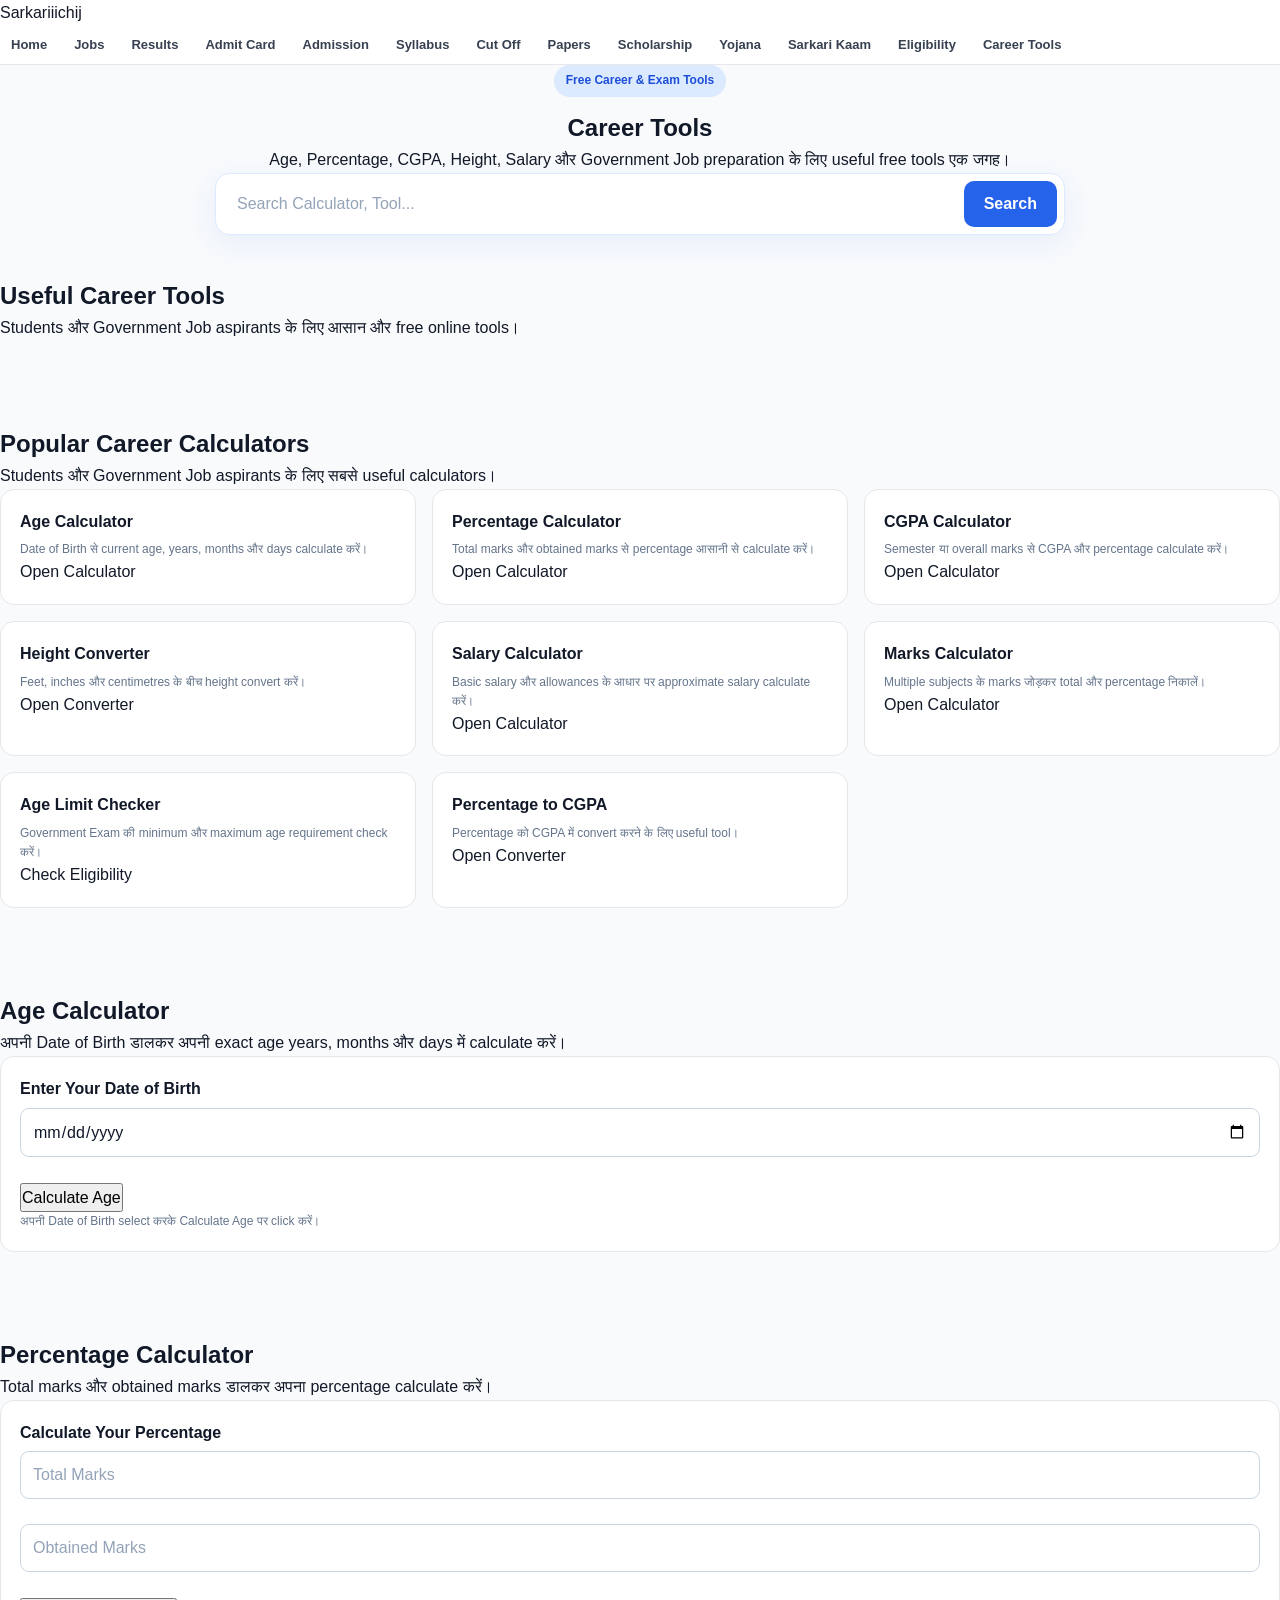
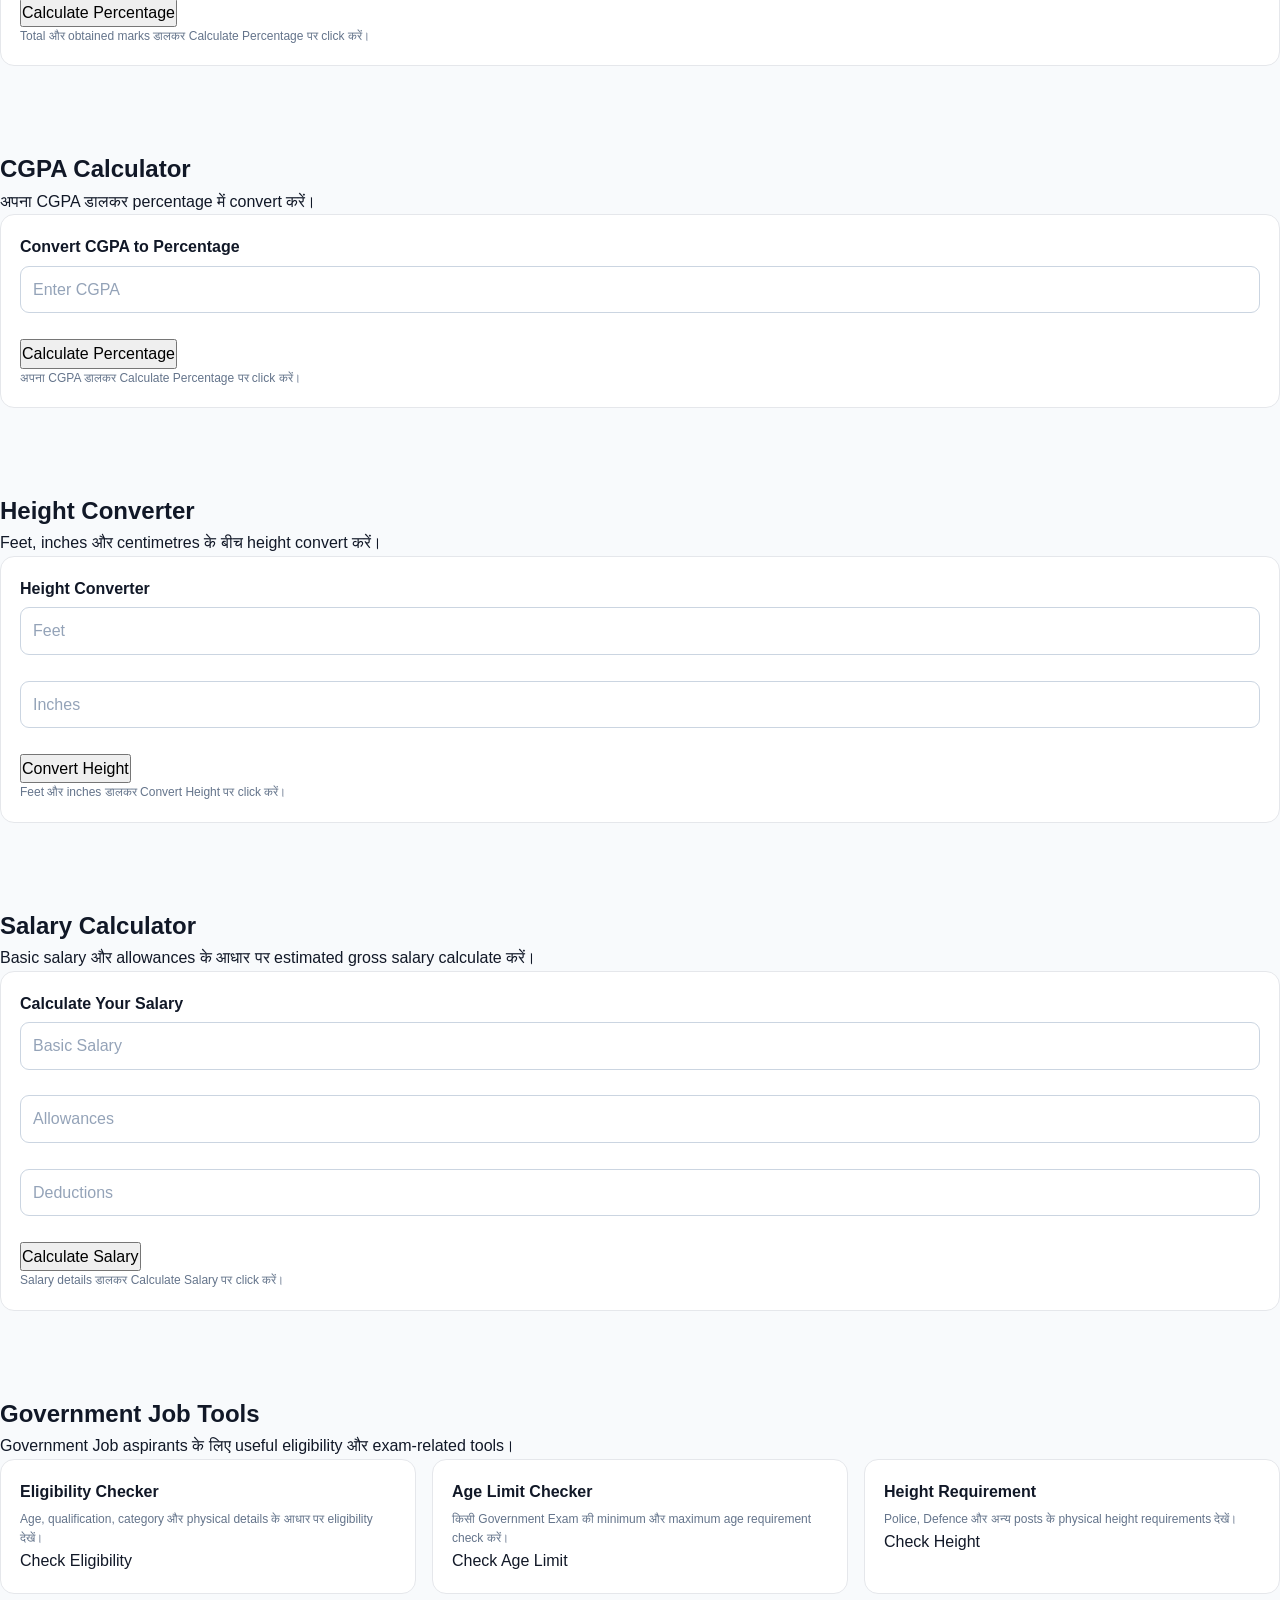
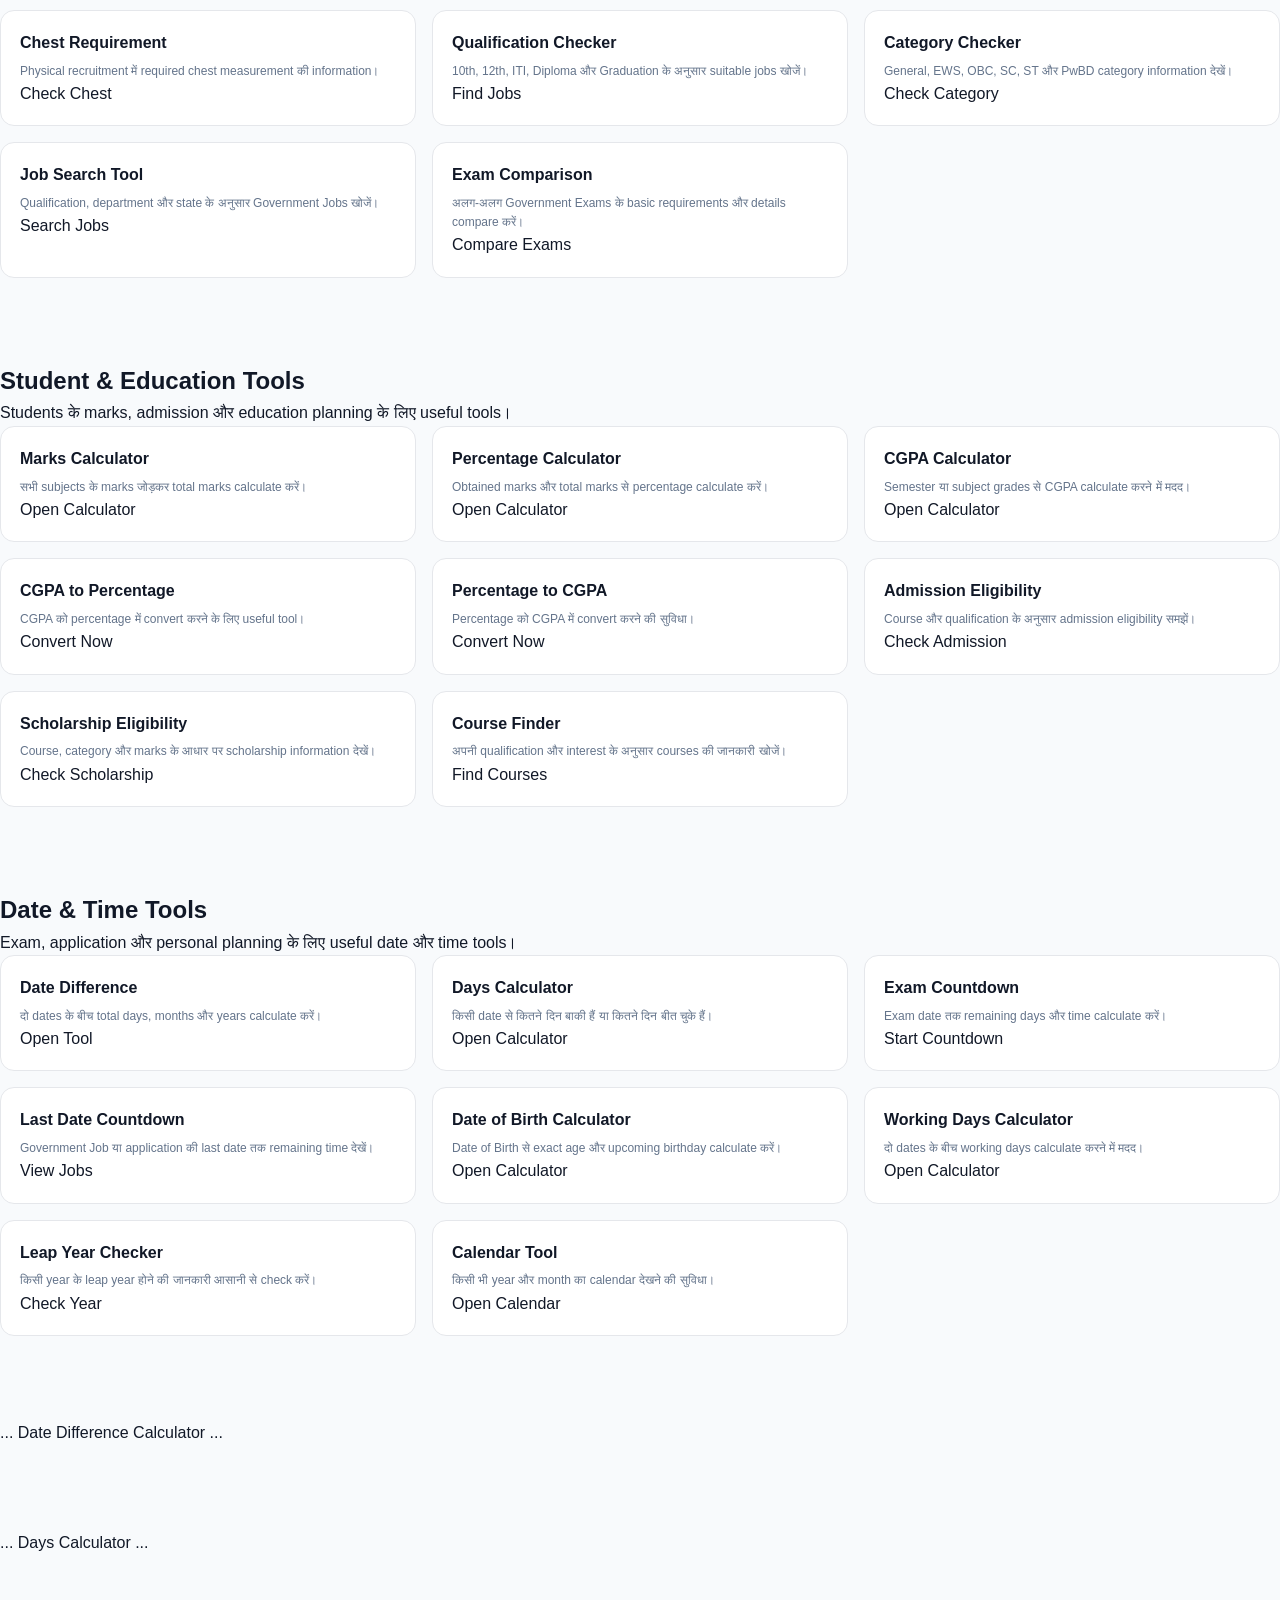
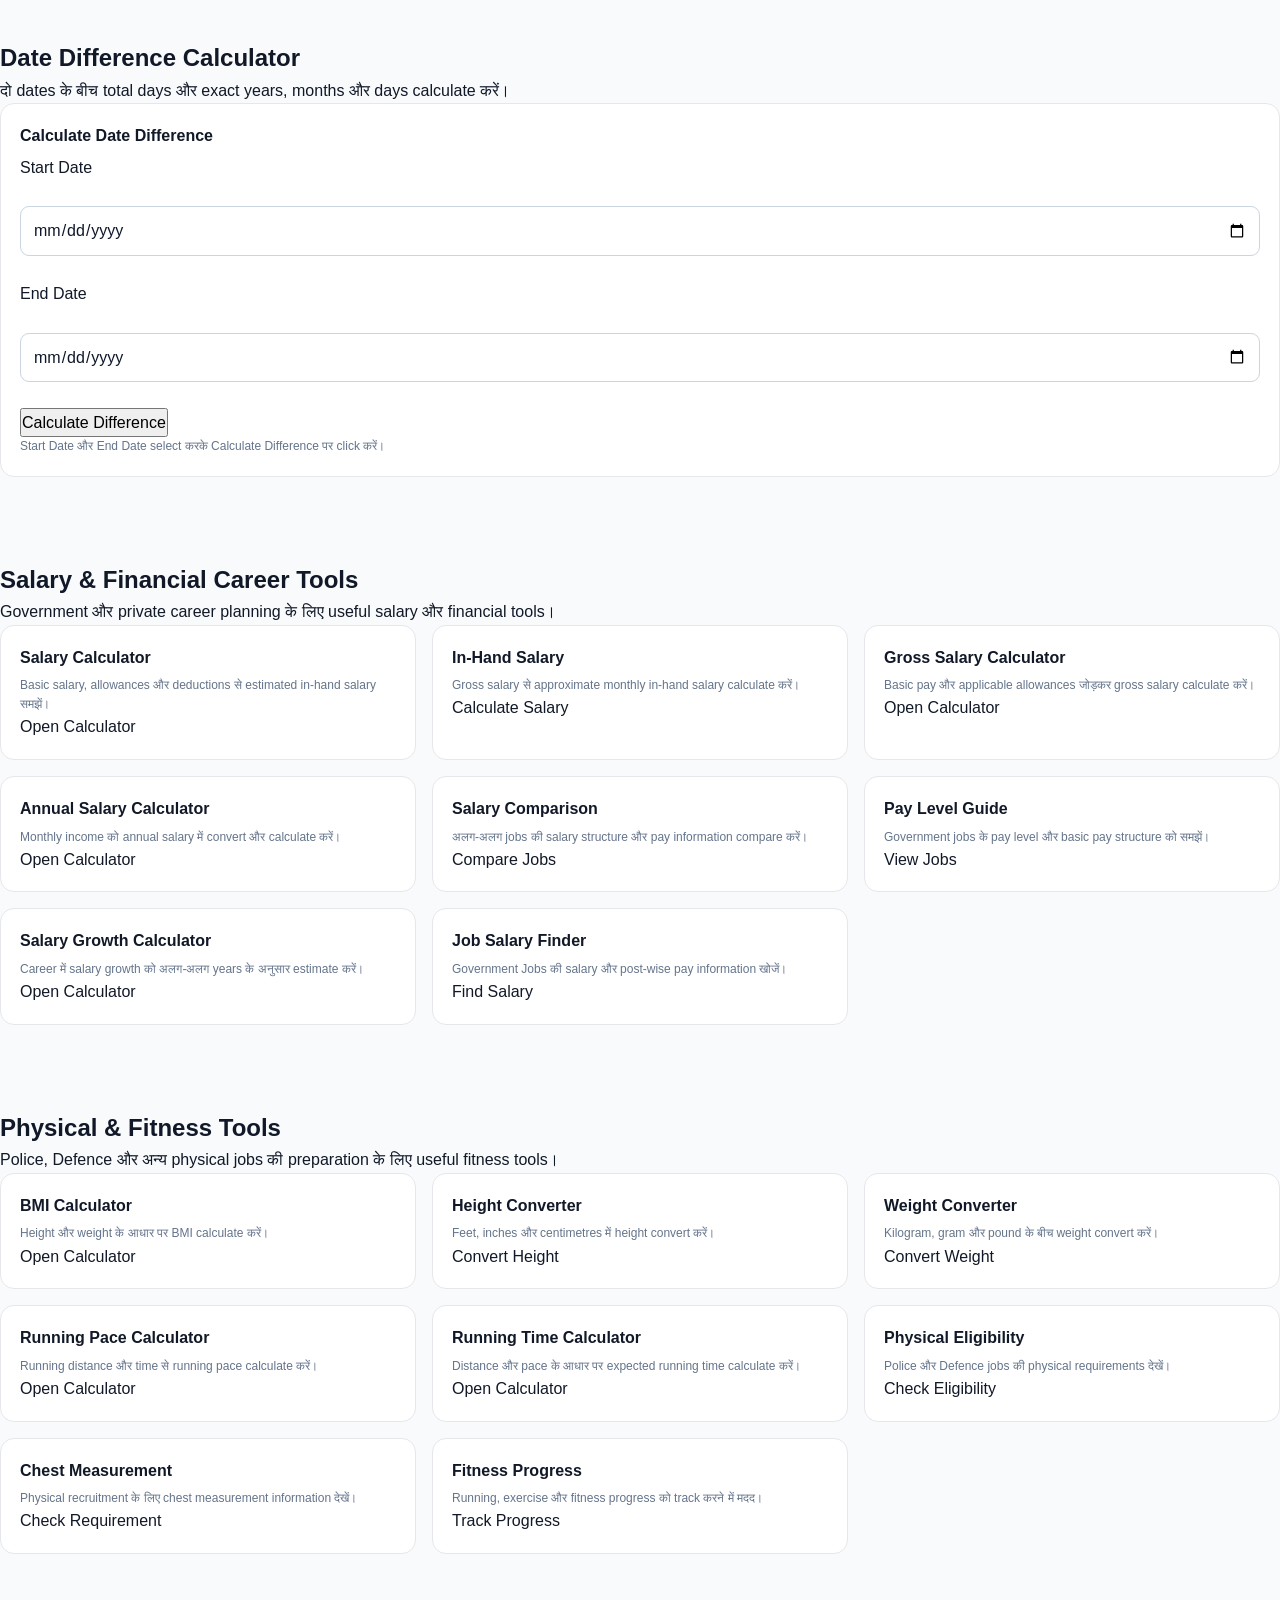
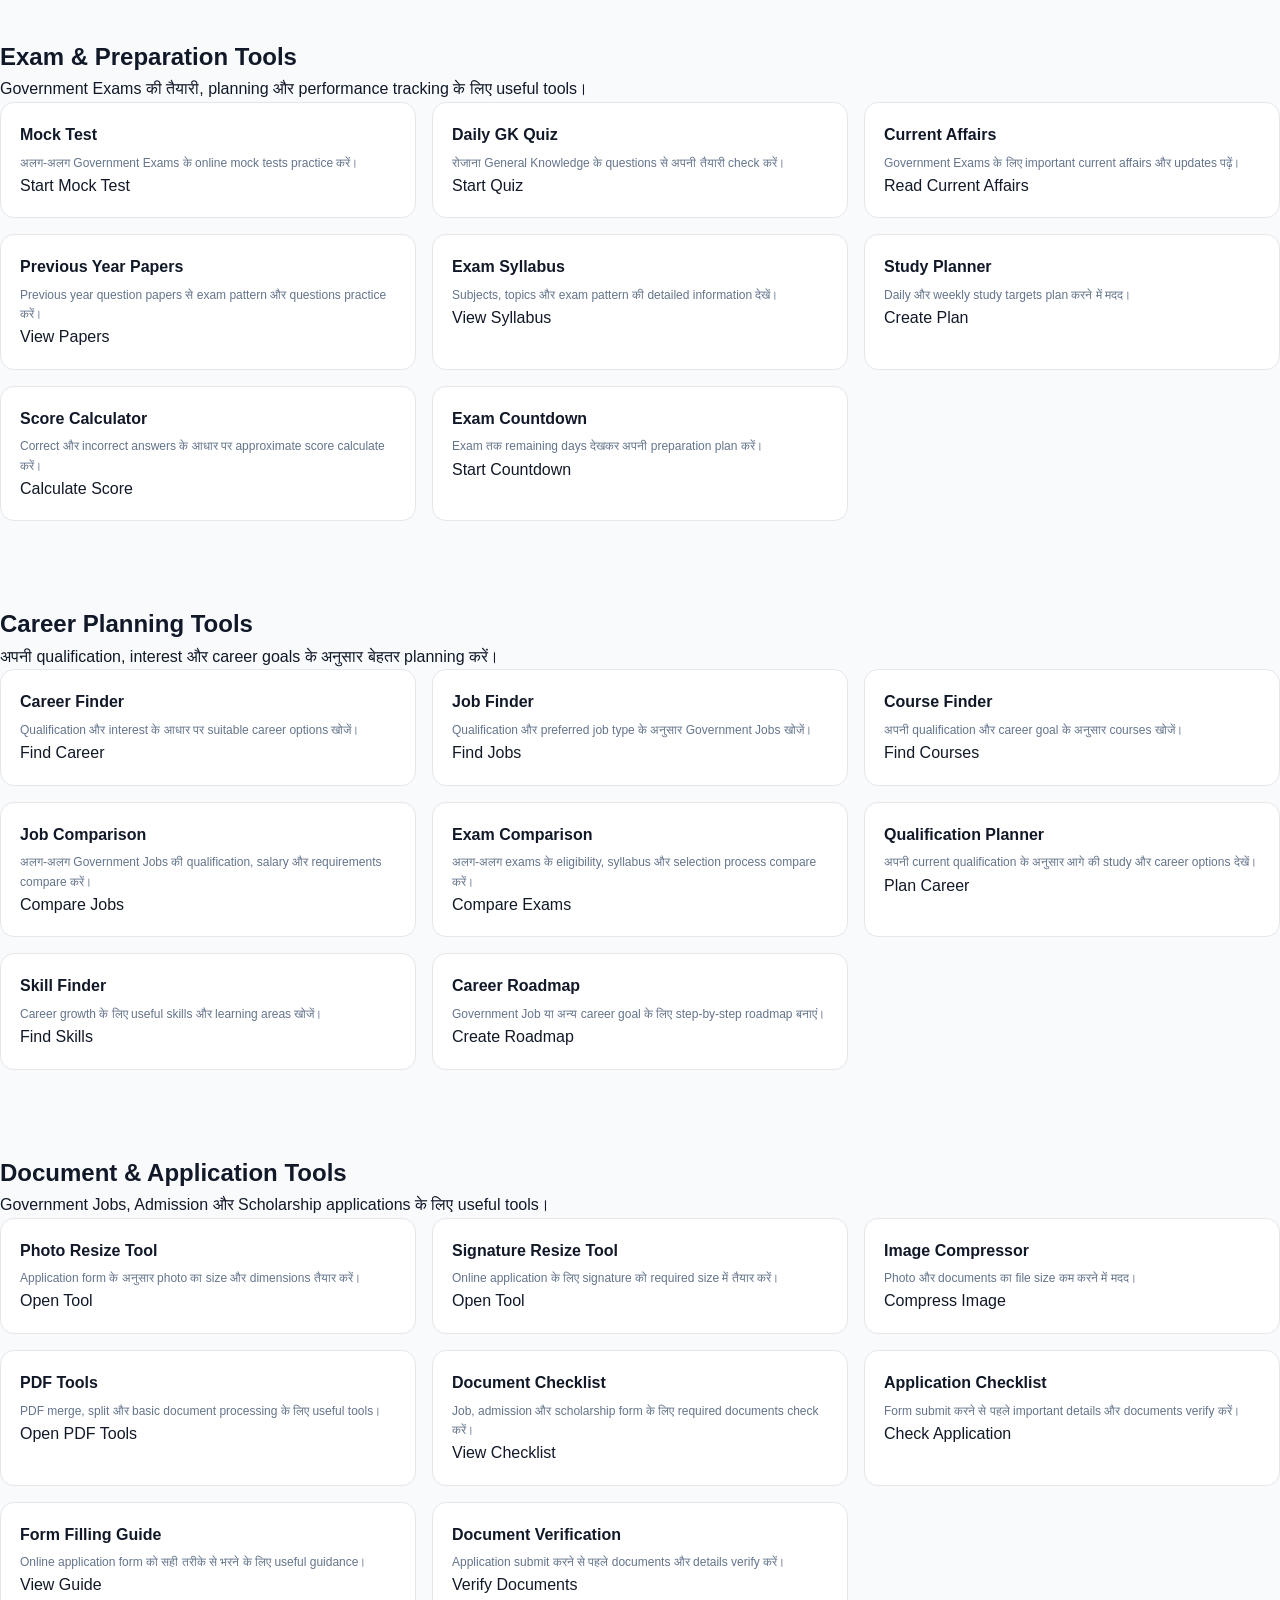
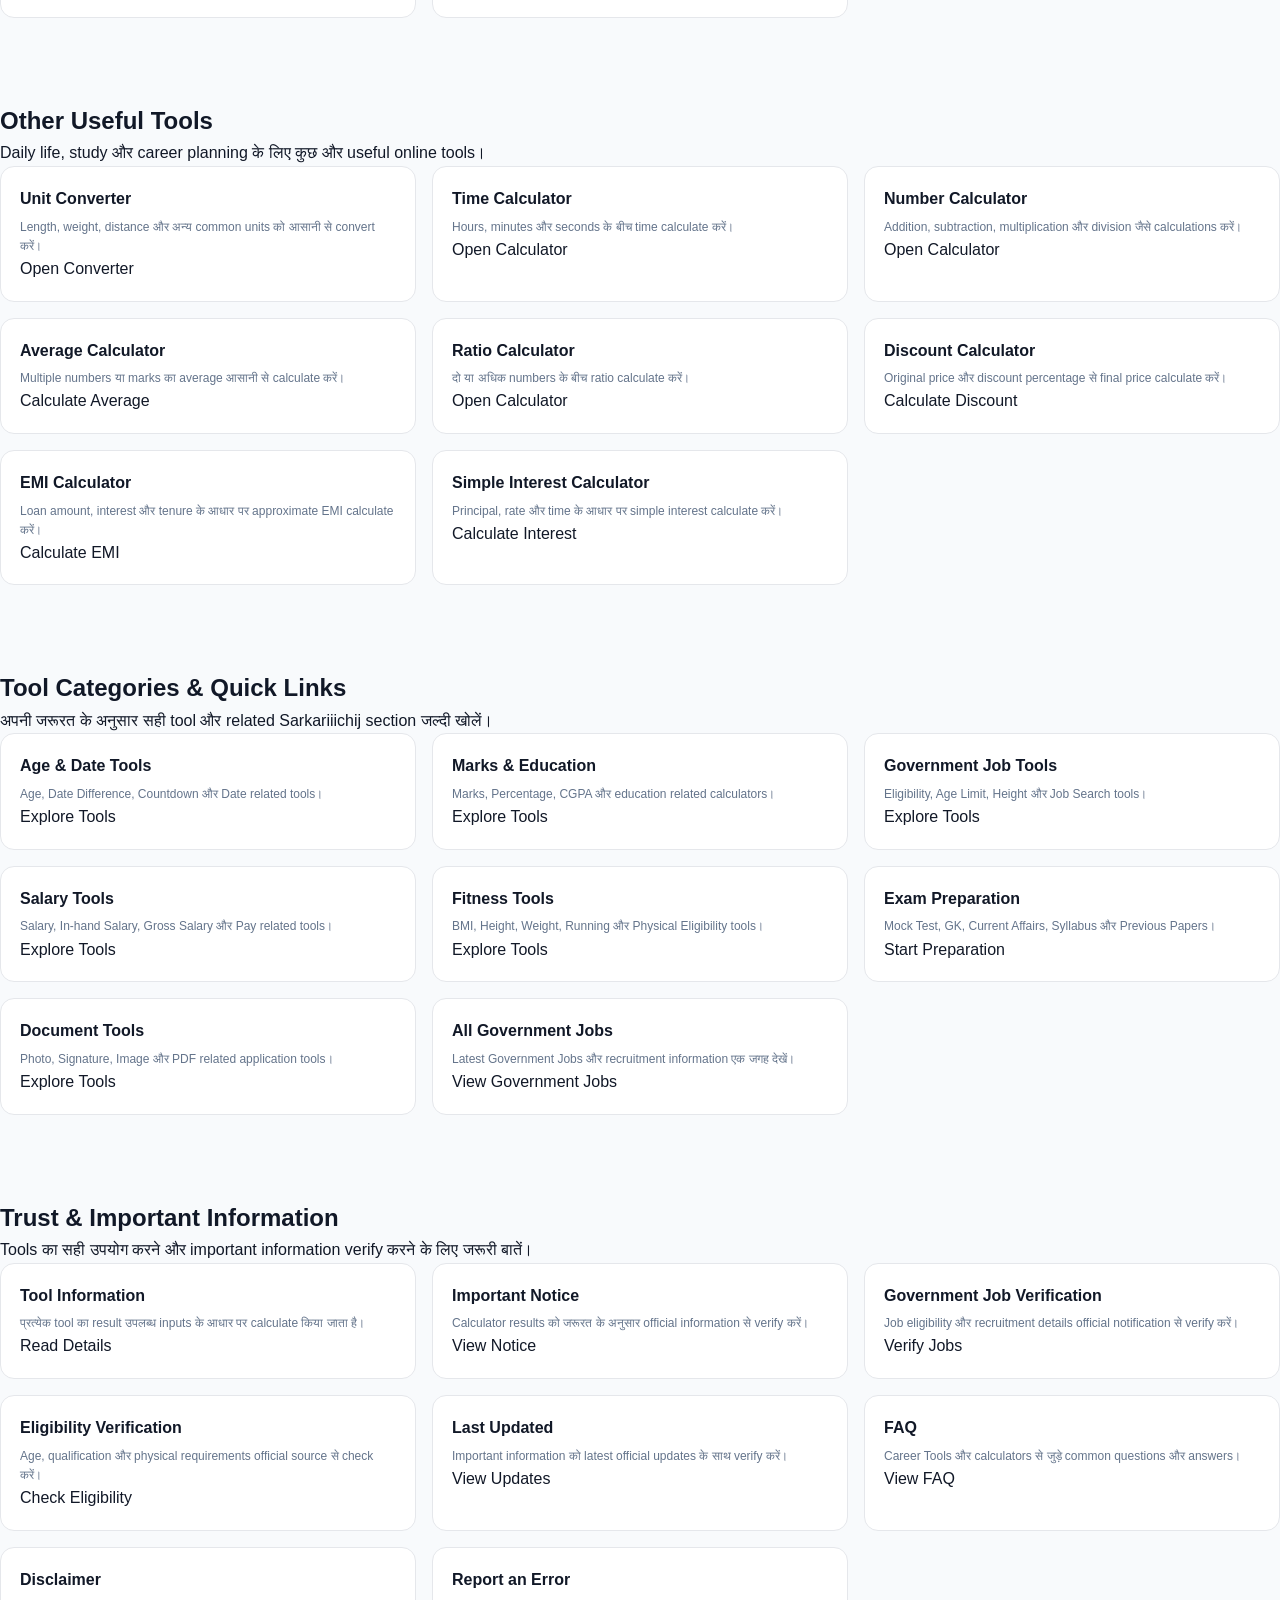
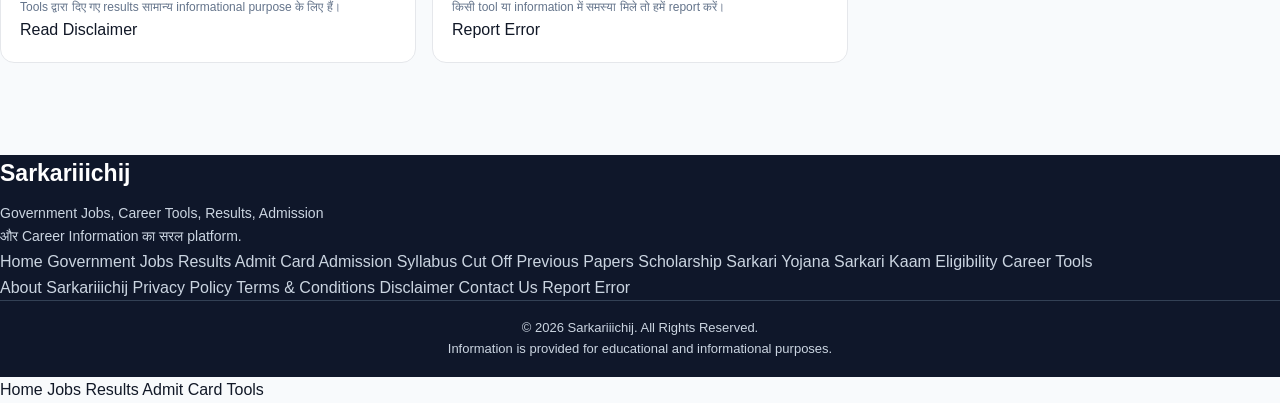
<file: career-tools.html>
<!DOCTYPE html>
<html lang="en">

<head>

  <meta charset="UTF-8">
  <meta name="viewport" content="width=device-width, initial-scale=1.0">

  <title>Career Tools – Sarkariiichij</title>

  <meta
    name="description"
    content="Free Career Tools including Age Calculator, Percentage Calculator, Height Converter, CGPA Calculator and other useful tools."
  >

  <link rel="stylesheet" href="style.css">

</head>

<body>


  <!-- HEADER -->
  <header class="site-header">

    <div class="logo">
      <a href="index.html">Sarkariiichij</a>
    </div>

    <nav class="main-nav">

      <a href="index.html">Home</a>
      <a href="jobs.html">Jobs</a>
      <a href="results.html">Results</a>
      <a href="admit-card.html">Admit Card</a>
      <a href="admission.html">Admission</a>
      <a href="syllabus.html">Syllabus</a>
      <a href="cutoff.html">Cut Off</a>
      <a href="papers.html">Papers</a>
      <a href="scholarship.html">Scholarship</a>
      <a href="yojana.html">Yojana</a>
      <a href="sarkari-kaam.html">Sarkari Kaam</a>
      <a href="eligibility.html">Eligibility</a>
      <a href="career-tools.html">Career Tools</a>

    </nav>

  </header>


  <!-- HERO -->
  <section class="hero-section">

    <div class="hero-content">

      <span class="hero-badge">
        Free Career & Exam Tools
      </span>

      <h1>
        Career Tools
      </h1>

      <p>
        Age, Percentage, CGPA, Height,
        Salary और Government Job preparation
        के लिए useful free tools एक जगह।
      </p>

      <div class="search-box">

        <input
          type="search"
          id="toolSearch"
          placeholder="Search Calculator, Tool..."
        >

        <button type="button">
          Search
        </button>

      </div>

    </div>

  </section>


  <!-- INTRO -->
  <section class="section">

    <div class="section-heading">

      <h2>
        Useful Career Tools
      </h2>

      <p>
        Students और Government Job aspirants
        के लिए आसान और free online tools।
      </p>

    </div>

  </section>
  <!-- POPULAR CAREER CALCULATORS -->
<section class="section">

  <div class="section-heading">

    <h2>Popular Career Calculators</h2>

    <p>
      Students और Government Job aspirants
      के लिए सबसे useful calculators।
    </p>

  </div>


  <div class="card-grid">


    <div class="info-card">

      <h3>Age Calculator</h3>

      <p>
        Date of Birth से current age,
        years, months और days calculate करें।
      </p>

      <a href="#ageCalculator">
  Open Calculator
</a>

    </div>


    <div class="info-card">

      <h3>Percentage Calculator</h3>

      <p>
        Total marks और obtained marks से
        percentage आसानी से calculate करें।
      </p>

      <a href="#percentageCalculator">Open Calculator</a>

    </div>


    <div class="info-card">

      <h3>CGPA Calculator</h3>

      <p>
        Semester या overall marks से
        CGPA और percentage calculate करें।
      </p>

      <a href="#cgpaCalculator">
  Open Calculator
      </a>

    </div>


    <div class="info-card">

      <h3>Height Converter</h3>

      <p>
        Feet, inches और centimetres के बीच
        height convert करें।
      </p>

      <a href="#heightConverter">Open Converter</a>

    </div>


    <div class="info-card">

      <h3>Salary Calculator</h3>

      <p>
        Basic salary और allowances के आधार पर
        approximate salary calculate करें।
      </p>

      <a href="#salaryCalculator">Open Calculator</a>

    </div>


    <div class="info-card">

      <h3>Marks Calculator</h3>

      <p>
        Multiple subjects के marks जोड़कर
        total और percentage निकालें।
      </p>

      <a href="#">Open Calculator</a>

    </div>


    <div class="info-card">

      <h3>Age Limit Checker</h3>

      <p>
        Government Exam की minimum और
        maximum age requirement check करें।
      </p>

      <a href="eligibility.html">Check Eligibility</a>

    </div>


    <div class="info-card">

      <h3>Percentage to CGPA</h3>

      <p>
        Percentage को CGPA में convert करने
        के लिए useful tool।
      </p>

      <a href="#">Open Converter</a>

    </div>


  </div>

</section>
  <!-- AGE CALCULATOR -->

<section class="section" id="ageCalculator">

  <div class="section-heading">

    <h2>Age Calculator</h2>

    <p>
      अपनी Date of Birth डालकर अपनी exact age
      years, months और days में calculate करें।
    </p>

  </div>


  <div class="info-card">

    <h3>Enter Your Date of Birth</h3>

    <input
      type="date"
      id="dateOfBirth"
    >

    <br><br>

    <button
      type="button"
      id="calculateAge"
    >
      Calculate Age
    </button>


    <div id="ageResult">

      <p>
        अपनी Date of Birth select करके
        Calculate Age पर click करें।
      </p>

    </div>

  </div>

</section>
  <!-- PERCENTAGE CALCULATOR -->
<section class="section" id="percentageCalculator">

  <div class="section-heading">
    <h2>Percentage Calculator</h2>
    <p>
      Total marks और obtained marks डालकर अपना percentage calculate करें।
    </p>
  </div>

  <div class="info-card">

    <h3>Calculate Your Percentage</h3>

    <input
      type="number"
      id="totalMarks"
      placeholder="Total Marks"
    >

    <br><br>

    <input
      type="number"
      id="obtainedMarks"
      placeholder="Obtained Marks"
    >

    <br><br>

    <button type="button" id="calculatePercentage">
      Calculate Percentage
    </button>

    <div id="percentageResult">
      <p>
        Total और obtained marks डालकर Calculate Percentage पर click करें।
      </p>
    </div>

  </div>

</section>
    <!-- CGPA CALCULATOR -->
<section class="section" id="cgpaCalculator">

  <div class="section-heading">
    <h2>CGPA Calculator</h2>
    <p>
      अपना CGPA डालकर percentage में convert करें।
    </p>
  </div>

  <div class="info-card">

    <h3>Convert CGPA to Percentage</h3>

    <input
      type="number"
      id="cgpaValue"
      placeholder="Enter CGPA"
      step="0.01"
      min="0"
      max="10"
    >

    <br><br>

    <button type="button" id="calculateCGPA">
      Calculate Percentage
    </button>

    <div id="cgpaResult">
      <p>
        अपना CGPA डालकर Calculate Percentage पर click करें।
      </p>
    </div>

  </div>

</section>
  <!-- HEIGHT CONVERTER -->
<section class="section" id="heightConverter">

  <div class="section-heading">
    <h2>Height Converter</h2>
    <p>
      Feet, inches और centimetres के बीच height convert करें।
    </p>
  </div>

  <div class="info-card">

    <h3>Height Converter</h3>

    <input
      type="number"
      id="heightFeet"
      placeholder="Feet"
      min="0"
    >

    <br><br>

    <input
      type="number"
      id="heightInches"
      placeholder="Inches"
      min="0"
      max="11"
    >

    <br><br>

    <button type="button" id="convertHeight">
      Convert Height
    </button>

    <div id="heightResult">
      <p>
        Feet और inches डालकर Convert Height पर click करें।
      </p>
    </div>

  </div>

</section>
  <!-- SALARY CALCULATOR -->
<section class="section" id="salaryCalculator">

  <div class="section-heading">
    <h2>Salary Calculator</h2>
    <p>
      Basic salary और allowances के आधार पर estimated gross salary calculate करें।
    </p>
  </div>

  <div class="info-card">

    <h3>Calculate Your Salary</h3>

    <input
      type="number"
      id="basicSalary"
      placeholder="Basic Salary"
      min="0"
    >

    <br><br>

    <input
      type="number"
      id="allowances"
      placeholder="Allowances"
      min="0"
    >

    <br><br>

    <input
      type="number"
      id="deductions"
      placeholder="Deductions"
      min="0"
    >

    <br><br>

    <button type="button" id="calculateSalary">
      Calculate Salary
    </button>

    <div id="salaryResult">
      <p>
        Salary details डालकर Calculate Salary पर click करें।
      </p>
    </div>

  </div>

</section>
  <!-- GOVERNMENT JOB TOOLS -->
<section class="section">

  <div class="section-heading">

    <h2>Government Job Tools</h2>

    <p>
      Government Job aspirants के लिए
      useful eligibility और exam-related tools।
    </p>

  </div>


  <div class="card-grid">


    <div class="info-card">

      <h3>Eligibility Checker</h3>

      <p>
        Age, qualification, category और
        physical details के आधार पर eligibility देखें।
      </p>

      <a href="eligibility.html">
        Check Eligibility
      </a>

    </div>


    <div class="info-card">

      <h3>Age Limit Checker</h3>

      <p>
        किसी Government Exam की minimum
        और maximum age requirement check करें।
      </p>

      <a href="eligibility.html">
        Check Age Limit
      </a>

    </div>


    <div class="info-card">

      <h3>Height Requirement</h3>

      <p>
        Police, Defence और अन्य posts के
        physical height requirements देखें।
      </p>

      <a href="eligibility.html">
        Check Height
      </a>

    </div>


    <div class="info-card">

      <h3>Chest Requirement</h3>

      <p>
        Physical recruitment में required
        chest measurement की information।
      </p>

      <a href="eligibility.html">
        Check Chest
      </a>

    </div>


    <div class="info-card">

      <h3>Qualification Checker</h3>

      <p>
        10th, 12th, ITI, Diploma और Graduation
        के अनुसार suitable jobs खोजें।
      </p>

      <a href="jobs.html">
        Find Jobs
      </a>

    </div>


    <div class="info-card">

      <h3>Category Checker</h3>

      <p>
        General, EWS, OBC, SC, ST और PwBD
        category information देखें।
      </p>

      <a href="eligibility.html">
        Check Category
      </a>

    </div>


    <div class="info-card">

      <h3>Job Search Tool</h3>

      <p>
        Qualification, department और state
        के अनुसार Government Jobs खोजें।
      </p>

      <a href="jobs.html">
        Search Jobs
      </a>

    </div>


    <div class="info-card">

      <h3>Exam Comparison</h3>

      <p>
        अलग-अलग Government Exams के
        basic requirements और details compare करें।
      </p>

      <a href="jobs.html">
        Compare Exams
      </a>

    </div>


  </div>

</section>
  <!-- STUDENT & EDUCATION TOOLS -->
<section class="section">

  <div class="section-heading">

    <h2>Student & Education Tools</h2>

    <p>
      Students के marks, admission और
      education planning के लिए useful tools।
    </p>

  </div>


  <div class="card-grid">


    <div class="info-card">

      <h3>Marks Calculator</h3>

      <p>
        सभी subjects के marks जोड़कर
        total marks calculate करें।
      </p>

      <a href="#">
        Open Calculator
      </a>

    </div>


    <div class="info-card">

      <h3>Percentage Calculator</h3>

      <p>
        Obtained marks और total marks से
        percentage calculate करें।
      </p>

      <a href="#">
        Open Calculator
      </a>

    </div>


    <div class="info-card">

      <h3>CGPA Calculator</h3>

      <p>
        Semester या subject grades से
        CGPA calculate करने में मदद।
      </p>

      <a href="#">
        Open Calculator
      </a>

    </div>


    <div class="info-card">

      <h3>CGPA to Percentage</h3>

      <p>
        CGPA को percentage में convert
        करने के लिए useful tool।
      </p>

      <a href="#">
        Convert Now
      </a>

    </div>


    <div class="info-card">

      <h3>Percentage to CGPA</h3>

      <p>
        Percentage को CGPA में convert
        करने की सुविधा।
      </p>

      <a href="#">
        Convert Now
      </a>

    </div>


    <div class="info-card">

      <h3>Admission Eligibility</h3>

      <p>
        Course और qualification के अनुसार
        admission eligibility समझें।
      </p>

      <a href="admission.html">
        Check Admission
      </a>

    </div>


    <div class="info-card">

      <h3>Scholarship Eligibility</h3>

      <p>
        Course, category और marks के आधार पर
        scholarship information देखें।
      </p>

      <a href="scholarship.html">
        Check Scholarship
      </a>

    </div>


    <div class="info-card">

      <h3>Course Finder</h3>

      <p>
        अपनी qualification और interest के
        अनुसार courses की जानकारी खोजें।
      </p>

      <a href="admission.html">
        Find Courses
      </a>

    </div>


  </div>

</section>
  <!-- DATE & TIME TOOLS -->
<section class="section">

  <div class="section-heading">

    <h2>Date & Time Tools</h2>

    <p>
      Exam, application और personal planning
      के लिए useful date और time tools।
    </p>

  </div>


  <div class="card-grid">


    <div class="info-card">

      <h3>Date Difference</h3>

      <p>
        दो dates के बीच total days,
        months और years calculate करें।
      </p>

      <a href="#dateDifference">
        Open Tool
      </a>

    </div>


    <div class="info-card">

      <h3>Days Calculator</h3>

      <p>
        किसी date से कितने दिन बाकी हैं
        या कितने दिन बीत चुके हैं।
      </p>

      <a href="#daysCalculator">
        Open Calculator
      </a>

    </div>


    <div class="info-card">

      <h3>Exam Countdown</h3>

      <p>
        Exam date तक remaining days
        और time calculate करें।
      </p>

      <a href="#">
        Start Countdown
      </a>

    </div>


    <div class="info-card">

      <h3>Last Date Countdown</h3>

      <p>
        Government Job या application की
        last date तक remaining time देखें।
      </p>

      <a href="jobs.html">
        View Jobs
      </a>

    </div>


    <div class="info-card">

      <h3>Date of Birth Calculator</h3>

      <p>
        Date of Birth से exact age और
        upcoming birthday calculate करें।
      </p>

      <a href="#">
        Open Calculator
      </a>

    </div>


    <div class="info-card">

      <h3>Working Days Calculator</h3>

      <p>
        दो dates के बीच working days
        calculate करने में मदद।
      </p>

      <a href="#">
        Open Calculator
      </a>

    </div>


    <div class="info-card">

      <h3>Leap Year Checker</h3>

      <p>
        किसी year के leap year होने की
        जानकारी आसानी से check करें।
      </p>

      <a href="#">
        Check Year
      </a>

    </div>


    <div class="info-card">

      <h3>Calendar Tool</h3>

      <p>
        किसी भी year और month का
        calendar देखने की सुविधा।
      </p>

      <a href="#">
        Open Calendar
      </a>

    </div>


  </div>

</section>
  <!-- DATE DIFFERENCE CALCULATOR -->

<section class="section" id="dateDifference">

   ...
   Date Difference Calculator
   ...

</section>


<!-- DAYS CALCULATOR -->

<section class="section" id="daysCalculator">

   ...
   Days Calculator
   ...

</section>
  <!-- DATE DIFFERENCE CALCULATOR -->
<section class="section" id="dateDifference">

  <div class="section-heading">
    <h2>Date Difference Calculator</h2>
    <p>
      दो dates के बीच total days और exact
      years, months और days calculate करें।
    </p>
  </div>

  <div class="info-card">

    <h3>Calculate Date Difference</h3>

    <label for="startDate">
      Start Date
    </label>

    <br><br>

    <input
      type="date"
      id="startDate"
    >

    <br><br>

    <label for="endDate">
      End Date
    </label>

    <br><br>

    <input
      type="date"
      id="endDate"
    >

    <br><br>

    <button
      type="button"
      id="calculateDateDifference"
    >
      Calculate Difference
    </button>

    <div id="dateDifferenceResult">

      <p>
        Start Date और End Date select करके
        Calculate Difference पर click करें।
      </p>

    </div>

  </div>

</section>
  <!-- SALARY & FINANCIAL CAREER TOOLS -->
<section class="section">

  <div class="section-heading">

    <h2>Salary & Financial Career Tools</h2>

    <p>
      Government और private career planning के
      लिए useful salary और financial tools।
    </p>

  </div>


  <div class="card-grid">


    <div class="info-card">

      <h3>Salary Calculator</h3>

      <p>
        Basic salary, allowances और deductions
        से estimated in-hand salary समझें।
      </p>

      <a href="#">
        Open Calculator
      </a>

    </div>


    <div class="info-card">

      <h3>In-Hand Salary</h3>

      <p>
        Gross salary से approximate monthly
        in-hand salary calculate करें।
      </p>

      <a href="#">
        Calculate Salary
      </a>

    </div>


    <div class="info-card">

      <h3>Gross Salary Calculator</h3>

      <p>
        Basic pay और applicable allowances
        जोड़कर gross salary calculate करें।
      </p>

      <a href="#">
        Open Calculator
      </a>

    </div>


    <div class="info-card">

      <h3>Annual Salary Calculator</h3>

      <p>
        Monthly income को annual salary में
        convert और calculate करें।
      </p>

      <a href="#">
        Open Calculator
      </a>

    </div>


    <div class="info-card">

      <h3>Salary Comparison</h3>

      <p>
        अलग-अलग jobs की salary structure
        और pay information compare करें।
      </p>

      <a href="jobs.html">
        Compare Jobs
      </a>

    </div>


    <div class="info-card">

      <h3>Pay Level Guide</h3>

      <p>
        Government jobs के pay level और
        basic pay structure को समझें।
      </p>

      <a href="jobs.html">
        View Jobs
      </a>

    </div>


    <div class="info-card">

      <h3>Salary Growth Calculator</h3>

      <p>
        Career में salary growth को अलग-अलग
        years के अनुसार estimate करें।
      </p>

      <a href="#">
        Open Calculator
      </a>

    </div>


    <div class="info-card">

      <h3>Job Salary Finder</h3>

      <p>
        Government Jobs की salary और
        post-wise pay information खोजें।
      </p>

      <a href="jobs.html">
        Find Salary
      </a>

    </div>


  </div>

</section>
  <!-- PHYSICAL & FITNESS TOOLS -->
<section class="section">

  <div class="section-heading">

    <h2>Physical & Fitness Tools</h2>

    <p>
      Police, Defence और अन्य physical jobs की
      preparation के लिए useful fitness tools।
    </p>

  </div>


  <div class="card-grid">


    <div class="info-card">

      <h3>BMI Calculator</h3>

      <p>
        Height और weight के आधार पर
        BMI calculate करें।
      </p>

      <a href="#">
        Open Calculator
      </a>

    </div>


    <div class="info-card">

      <h3>Height Converter</h3>

      <p>
        Feet, inches और centimetres में
        height convert करें।
      </p>

      <a href="#">
        Convert Height
      </a>

    </div>


    <div class="info-card">

      <h3>Weight Converter</h3>

      <p>
        Kilogram, gram और pound के बीच
        weight convert करें।
      </p>

      <a href="#">
        Convert Weight
      </a>

    </div>


    <div class="info-card">

      <h3>Running Pace Calculator</h3>

      <p>
        Running distance और time से
        running pace calculate करें।
      </p>

      <a href="#">
        Open Calculator
      </a>

    </div>


    <div class="info-card">

      <h3>Running Time Calculator</h3>

      <p>
        Distance और pace के आधार पर
        expected running time calculate करें।
      </p>

      <a href="#">
        Open Calculator
      </a>

    </div>


    <div class="info-card">

      <h3>Physical Eligibility</h3>

      <p>
        Police और Defence jobs की
        physical requirements देखें।
      </p>

      <a href="eligibility.html">
        Check Eligibility
      </a>

    </div>


    <div class="info-card">

      <h3>Chest Measurement</h3>

      <p>
        Physical recruitment के लिए
        chest measurement information देखें।
      </p>

      <a href="eligibility.html">
        Check Requirement
      </a>

    </div>


    <div class="info-card">

      <h3>Fitness Progress</h3>

      <p>
        Running, exercise और fitness
        progress को track करने में मदद।
      </p>

      <a href="#">
        Track Progress
      </a>

    </div>


  </div>

</section>
  <!-- EXAM & PREPARATION TOOLS -->
<section class="section">

  <div class="section-heading">

    <h2>Exam & Preparation Tools</h2>

    <p>
      Government Exams की तैयारी, planning और
      performance tracking के लिए useful tools।
    </p>

  </div>


  <div class="card-grid">


    <div class="info-card">

      <h3>Mock Test</h3>

      <p>
        अलग-अलग Government Exams के
        online mock tests practice करें।
      </p>

      <a href="mock-test.html">
        Start Mock Test
      </a>

    </div>


    <div class="info-card">

      <h3>Daily GK Quiz</h3>

      <p>
        रोजाना General Knowledge के
        questions से अपनी तैयारी check करें।
      </p>

      <a href="gk.html">
        Start Quiz
      </a>

    </div>


    <div class="info-card">

      <h3>Current Affairs</h3>

      <p>
        Government Exams के लिए important
        current affairs और updates पढ़ें।
      </p>

      <a href="current-affairs.html">
        Read Current Affairs
      </a>

    </div>


    <div class="info-card">

      <h3>Previous Year Papers</h3>

      <p>
        Previous year question papers से
        exam pattern और questions practice करें।
      </p>

      <a href="papers.html">
        View Papers
      </a>

    </div>


    <div class="info-card">

      <h3>Exam Syllabus</h3>

      <p>
        Subjects, topics और exam pattern
        की detailed information देखें।
      </p>

      <a href="syllabus.html">
        View Syllabus
      </a>

    </div>


    <div class="info-card">

      <h3>Study Planner</h3>

      <p>
        Daily और weekly study targets
        plan करने में मदद।
      </p>

      <a href="#">
        Create Plan
      </a>

    </div>


    <div class="info-card">

      <h3>Score Calculator</h3>

      <p>
        Correct और incorrect answers के
        आधार पर approximate score calculate करें।
      </p>

      <a href="#">
        Calculate Score
      </a>

    </div>


    <div class="info-card">

      <h3>Exam Countdown</h3>

      <p>
        Exam तक remaining days देखकर
        अपनी preparation plan करें।
      </p>

      <a href="#">
        Start Countdown
      </a>

    </div>


  </div>

</section>
  <!-- CAREER PLANNING TOOLS -->
<section class="section">

  <div class="section-heading">

    <h2>Career Planning Tools</h2>

    <p>
      अपनी qualification, interest और career
      goals के अनुसार बेहतर planning करें।
    </p>

  </div>


  <div class="card-grid">


    <div class="info-card">

      <h3>Career Finder</h3>

      <p>
        Qualification और interest के आधार पर
        suitable career options खोजें।
      </p>

      <a href="#">
        Find Career
      </a>

    </div>


    <div class="info-card">

      <h3>Job Finder</h3>

      <p>
        Qualification और preferred job type
        के अनुसार Government Jobs खोजें।
      </p>

      <a href="jobs.html">
        Find Jobs
      </a>

    </div>


    <div class="info-card">

      <h3>Course Finder</h3>

      <p>
        अपनी qualification और career goal के
        अनुसार courses खोजें।
      </p>

      <a href="admission.html">
        Find Courses
      </a>

    </div>


    <div class="info-card">

      <h3>Job Comparison</h3>

      <p>
        अलग-अलग Government Jobs की
        qualification, salary और requirements compare करें।
      </p>

      <a href="jobs.html">
        Compare Jobs
      </a>

    </div>


    <div class="info-card">

      <h3>Exam Comparison</h3>

      <p>
        अलग-अलग exams के eligibility,
        syllabus और selection process compare करें।
      </p>

      <a href="jobs.html">
        Compare Exams
      </a>

    </div>


    <div class="info-card">

      <h3>Qualification Planner</h3>

      <p>
        अपनी current qualification के अनुसार
        आगे की study और career options देखें।
      </p>

      <a href="#">
        Plan Career
      </a>

    </div>


    <div class="info-card">

      <h3>Skill Finder</h3>

      <p>
        Career growth के लिए useful skills
        और learning areas खोजें।
      </p>

      <a href="#">
        Find Skills
      </a>

    </div>


    <div class="info-card">

      <h3>Career Roadmap</h3>

      <p>
        Government Job या अन्य career goal
        के लिए step-by-step roadmap बनाएं।
      </p>

      <a href="#">
        Create Roadmap
      </a>

    </div>


  </div>

</section>
  <!-- DOCUMENT & APPLICATION TOOLS -->
<section class="section">

  <div class="section-heading">

    <h2>Document & Application Tools</h2>

    <p>
      Government Jobs, Admission और
      Scholarship applications के लिए useful tools।
    </p>

  </div>


  <div class="card-grid">


    <div class="info-card">

      <h3>Photo Resize Tool</h3>

      <p>
        Application form के अनुसार photo का
        size और dimensions तैयार करें।
      </p>

      <a href="#">
        Open Tool
      </a>

    </div>


    <div class="info-card">

      <h3>Signature Resize Tool</h3>

      <p>
        Online application के लिए signature को
        required size में तैयार करें।
      </p>

      <a href="#">
        Open Tool
      </a>

    </div>


    <div class="info-card">

      <h3>Image Compressor</h3>

      <p>
        Photo और documents का file size
        कम करने में मदद।
      </p>

      <a href="#">
        Compress Image
      </a>

    </div>


    <div class="info-card">

      <h3>PDF Tools</h3>

      <p>
        PDF merge, split और basic document
        processing के लिए useful tools।
      </p>

      <a href="#">
        Open PDF Tools
      </a>

    </div>


    <div class="info-card">

      <h3>Document Checklist</h3>

      <p>
        Job, admission और scholarship form के
        लिए required documents check करें।
      </p>

      <a href="#">
        View Checklist
      </a>

    </div>


    <div class="info-card">

      <h3>Application Checklist</h3>

      <p>
        Form submit करने से पहले important
        details और documents verify करें।
      </p>

      <a href="#">
        Check Application
      </a>

    </div>


    <div class="info-card">

      <h3>Form Filling Guide</h3>

      <p>
        Online application form को सही तरीके
        से भरने के लिए useful guidance।
      </p>

      <a href="sarkari-kaam.html">
        View Guide
      </a>

    </div>


    <div class="info-card">

      <h3>Document Verification</h3>

      <p>
        Application submit करने से पहले
        documents और details verify करें।
      </p>

      <a href="#">
        Verify Documents
      </a>

    </div>


  </div>

</section>
  <!-- OTHER USEFUL TOOLS -->
<section class="section">

  <div class="section-heading">

    <h2>Other Useful Tools</h2>

    <p>
      Daily life, study और career planning के
      लिए कुछ और useful online tools।
    </p>

  </div>


  <div class="card-grid">


    <div class="info-card">

      <h3>Unit Converter</h3>

      <p>
        Length, weight, distance और अन्य
        common units को आसानी से convert करें।
      </p>

      <a href="#">
        Open Converter
      </a>

    </div>


    <div class="info-card">

      <h3>Time Calculator</h3>

      <p>
        Hours, minutes और seconds के बीच
        time calculate करें।
      </p>

      <a href="#">
        Open Calculator
      </a>

    </div>


    <div class="info-card">

      <h3>Number Calculator</h3>

      <p>
        Addition, subtraction, multiplication
        और division जैसे calculations करें।
      </p>

      <a href="#">
        Open Calculator
      </a>

    </div>


    <div class="info-card">

      <h3>Average Calculator</h3>

      <p>
        Multiple numbers या marks का
        average आसानी से calculate करें।
      </p>

      <a href="#">
        Calculate Average
      </a>

    </div>


    <div class="info-card">

      <h3>Ratio Calculator</h3>

      <p>
        दो या अधिक numbers के बीच
        ratio calculate करें।
      </p>

      <a href="#">
        Open Calculator
      </a>

    </div>


    <div class="info-card">

      <h3>Discount Calculator</h3>

      <p>
        Original price और discount percentage
        से final price calculate करें।
      </p>

      <a href="#">
        Calculate Discount
      </a>

    </div>


    <div class="info-card">

      <h3>EMI Calculator</h3>

      <p>
        Loan amount, interest और tenure के
        आधार पर approximate EMI calculate करें।
      </p>

      <a href="#">
        Calculate EMI
      </a>

    </div>


    <div class="info-card">

      <h3>Simple Interest Calculator</h3>

      <p>
        Principal, rate और time के आधार पर
        simple interest calculate करें।
      </p>

      <a href="#">
        Calculate Interest
      </a>

    </div>


  </div>

</section>
  <!-- TOOL CATEGORIES & QUICK LINKS -->
<section class="section">

  <div class="section-heading">

    <h2>Tool Categories & Quick Links</h2>

    <p>
      अपनी जरूरत के अनुसार सही tool और
      related Sarkariiichij section जल्दी खोलें।
    </p>

  </div>


  <div class="card-grid">


    <div class="info-card">

      <h3>Age & Date Tools</h3>

      <p>
        Age, Date Difference, Countdown और
        Date related tools।
      </p>

      <a href="#">
        Explore Tools
      </a>

    </div>


    <div class="info-card">

      <h3>Marks & Education</h3>

      <p>
        Marks, Percentage, CGPA और education
        related calculators।
      </p>

      <a href="#">
        Explore Tools
      </a>

    </div>


    <div class="info-card">

      <h3>Government Job Tools</h3>

      <p>
        Eligibility, Age Limit, Height और
        Job Search tools।
      </p>

      <a href="eligibility.html">
        Explore Tools
      </a>

    </div>


    <div class="info-card">

      <h3>Salary Tools</h3>

      <p>
        Salary, In-hand Salary, Gross Salary
        और Pay related tools।
      </p>

      <a href="#">
        Explore Tools
      </a>

    </div>


    <div class="info-card">

      <h3>Fitness Tools</h3>

      <p>
        BMI, Height, Weight, Running और
        Physical Eligibility tools।
      </p>

      <a href="#">
        Explore Tools
      </a>

    </div>


    <div class="info-card">

      <h3>Exam Preparation</h3>

      <p>
        Mock Test, GK, Current Affairs,
        Syllabus और Previous Papers।
      </p>

      <a href="mock-test.html">
        Start Preparation
      </a>

    </div>


    <div class="info-card">

      <h3>Document Tools</h3>

      <p>
        Photo, Signature, Image और PDF
        related application tools।
      </p>

      <a href="#">
        Explore Tools
      </a>

    </div>


    <div class="info-card">

      <h3>All Government Jobs</h3>

      <p>
        Latest Government Jobs और recruitment
        information एक जगह देखें।
      </p>

      <a href="jobs.html">
        View Government Jobs
      </a>

    </div>


  </div>

</section>
  <!-- TRUST & IMPORTANT INFORMATION -->
<section class="section">

  <div class="section-heading">

    <h2>Trust & Important Information</h2>

    <p>
      Tools का सही उपयोग करने और important
      information verify करने के लिए जरूरी बातें।
    </p>

  </div>


  <div class="card-grid">


    <div class="info-card">

      <h3>Tool Information</h3>

      <p>
        प्रत्येक tool का result उपलब्ध
        inputs के आधार पर calculate किया जाता है।
      </p>

      <a href="#">
        Read Details
      </a>

    </div>


    <div class="info-card">

      <h3>Important Notice</h3>

      <p>
        Calculator results को जरूरत के अनुसार
        official information से verify करें।
      </p>

      <a href="#">
        View Notice
      </a>

    </div>


    <div class="info-card">

      <h3>Government Job Verification</h3>

      <p>
        Job eligibility और recruitment details
        official notification से verify करें।
      </p>

      <a href="jobs.html">
        Verify Jobs
      </a>

    </div>


    <div class="info-card">

      <h3>Eligibility Verification</h3>

      <p>
        Age, qualification और physical
        requirements official source से check करें।
      </p>

      <a href="eligibility.html">
        Check Eligibility
      </a>

    </div>


    <div class="info-card">

      <h3>Last Updated</h3>

      <p>
        Important information को latest
        official updates के साथ verify करें।
      </p>

      <a href="#">
        View Updates
      </a>

    </div>


    <div class="info-card">

      <h3>FAQ</h3>

      <p>
        Career Tools और calculators से जुड़े
        common questions और answers।
      </p>

      <a href="#">
        View FAQ
      </a>

    </div>


    <div class="info-card">

      <h3>Disclaimer</h3>

      <p>
        Tools द्वारा दिए गए results सामान्य
        informational purpose के लिए हैं।
      </p>

      <a href="#">
        Read Disclaimer
      </a>

    </div>


    <div class="info-card">

      <h3>Report an Error</h3>

      <p>
        किसी tool या information में समस्या
        मिले तो हमें report करें।
      </p>

      <a href="#">
        Report Error
      </a>

    </div>


  </div>

</section>
  <!-- FOOTER -->
<footer class="site-footer">

  <div class="footer-brand">

    <h2>Sarkariiichij</h2>

    <p>
      Government Jobs, Career Tools,
      Results, Admission और Career
      Information का सरल platform.
    </p>

  </div>


  <div class="footer-links">

    <a href="index.html">Home</a>
    <a href="jobs.html">Government Jobs</a>
    <a href="results.html">Results</a>
    <a href="admit-card.html">Admit Card</a>
    <a href="admission.html">Admission</a>
    <a href="syllabus.html">Syllabus</a>
    <a href="cutoff.html">Cut Off</a>
    <a href="papers.html">Previous Papers</a>
    <a href="scholarship.html">Scholarship</a>
    <a href="yojana.html">Sarkari Yojana</a>
    <a href="sarkari-kaam.html">Sarkari Kaam</a>
    <a href="eligibility.html">Eligibility</a>
    <a href="career-tools.html">Career Tools</a>

  </div>


  <div class="footer-info">

    <a href="#">About Sarkariiichij</a>
    <a href="#">Privacy Policy</a>
    <a href="#">Terms & Conditions</a>
    <a href="#">Disclaimer</a>
    <a href="#">Contact Us</a>
    <a href="#">Report Error</a>

  </div>


  <div class="footer-bottom">

    <p>
      © 2026 Sarkariiichij. All Rights Reserved.
    </p>

    <p>
      Information is provided for educational
      and informational purposes.
    </p>

  </div>

</footer>


<!-- MOBILE NAV -->
<nav class="mobile-nav">

  <a href="index.html">Home</a>

  <a href="jobs.html">Jobs</a>

  <a href="results.html">Results</a>

  <a href="admit-card.html">Admit Card</a>

  <a href="career-tools.html">Tools</a>

</nav>

<script>
document.getElementById("calculateAge").addEventListener("click", function () {

  const dobInput = document.getElementById("dateOfBirth");
  const result = document.getElementById("ageResult");

  if (!dobInput.value) {
    result.innerHTML = "<p>Please select your Date of Birth.</p>";
    return;
  }

  const dob = new Date(dobInput.value);
  const today = new Date();

  if (dob > today) {
    result.innerHTML = "<p>Date of Birth future की नहीं हो सकती।</p>";
    return;
  }

  let years = today.getFullYear() - dob.getFullYear();
  let months = today.getMonth() - dob.getMonth();
  let days = today.getDate() - dob.getDate();

  if (days < 0) {
    months--;

    const previousMonth = new Date(
      today.getFullYear(),
      today.getMonth(),
      0
    );

    days += previousMonth.getDate();
  }

  if (months < 0) {
    years--;
    months += 12;
  }

  const totalDays = Math.floor(
    (today - dob) / (1000 * 60 * 60 * 24)
  );

  result.innerHTML = `
    <div class="age-result-box">

      <h3>Your Age</h3>

      <p>
        <strong>${years}</strong> Years
        <strong>${months}</strong> Months
        <strong>${days}</strong> Days
      </p>

      <p>
        Total Days: <strong>${totalDays.toLocaleString()}</strong>
      </p>

    </div>
  `;

});
</script>
  <script>
document.getElementById("calculatePercentage").addEventListener("click", function () {

  const total = Number(document.getElementById("totalMarks").value);
  const obtained = Number(document.getElementById("obtainedMarks").value);
  const result = document.getElementById("percentageResult");

  if (!total || total <= 0) {
    result.innerHTML = "<p>Please enter valid Total Marks.</p>";
    return;
  }

  if (obtained < 0 || obtained > total) {
    result.innerHTML = "<p>Obtained Marks, Total Marks से ज्यादा नहीं हो सकते।</p>";
    return;
  }

  const percentage = (obtained / total) * 100;

  result.innerHTML = `
    <div class="age-result-box">
      <h3>Your Percentage</h3>
      <p>
        <strong>${percentage.toFixed(2)}%</strong>
      </p>
      <p>
        Obtained Marks:
        <strong>${obtained}</strong> /
        <strong>${total}</strong>
      </p>
    </div>
  `;

});
  </script>
  <script>
document.getElementById("calculateCGPA").addEventListener("click", function () {

  const cgpa = Number(document.getElementById("cgpaValue").value);
  const result = document.getElementById("cgpaResult");

  if (isNaN(cgpa) || cgpa < 0 || cgpa > 10) {
    result.innerHTML =
      "<p>Please enter CGPA between 0 and 10.</p>";
    return;
  }

  const percentage = cgpa * 9.5;

  result.innerHTML = `
    <div class="age-result-box">
      <h3>Your Result</h3>
      <p>
        CGPA:
        <strong>${cgpa.toFixed(2)}</strong>
      </p>
      <p>
        Approx. Percentage:
        <strong>${percentage.toFixed(2)}%</strong>
      </p>
    </div>
  `;

});
  </script>
  <script>
document.getElementById("convertHeight").addEventListener("click", function () {

  const feet = Number(document.getElementById("heightFeet").value);
  const inches = Number(document.getElementById("heightInches").value);
  const result = document.getElementById("heightResult");

  if (feet < 0 || inches < 0 || inches >= 12 || isNaN(feet) || isNaN(inches)) {
    result.innerHTML =
      "<p>Please enter valid feet and inches.</p>";
    return;
  }

  if (feet === 0 && inches === 0) {
    result.innerHTML =
      "<p>Please enter your height.</p>";
    return;
  }

  const totalInches = (feet * 12) + inches;
  const centimeters = totalInches * 2.54;

  result.innerHTML = `
    <div class="age-result-box">
      <h3>Your Height</h3>
      <p>
        <strong>${centimeters.toFixed(2)} cm</strong>
      </p>
      <p>
        ${feet} Feet ${inches} Inches
      </p>
    </div>
  `;

});
  </script>
  <script>
document.getElementById("calculateSalary").addEventListener("click", function () {

  const basic = Number(document.getElementById("basicSalary").value);
  const allowances = Number(document.getElementById("allowances").value);
  const deductions = Number(document.getElementById("deductions").value);
  const result = document.getElementById("salaryResult");

  if (basic < 0 || allowances < 0 || deductions < 0) {
    result.innerHTML =
      "<p>Please enter valid salary values.</p>";
    return;
  }

  if (basic === 0) {
    result.innerHTML =
      "<p>Please enter Basic Salary.</p>";
    return;
  }

  const gross = basic + allowances;
  const net = gross - deductions;

  result.innerHTML = `
    <div class="age-result-box">
      <h3>Salary Result</h3>

      <p>
        Gross Salary:
        <strong>₹${gross.toLocaleString("en-IN")}</strong>
      </p>

      <p>
        Total Deductions:
        <strong>₹${deductions.toLocaleString("en-IN")}</strong>
      </p>

      <p>
        Estimated Net Salary:
        <strong>₹${net.toLocaleString("en-IN")}</strong>
      </p>
    </div>
  `;

});
    </script>
  <script>

document
  .getElementById("calculateDateDifference")
  .addEventListener("click", function () {

    const startValue =
      document.getElementById("startDate").value;

    const endValue =
      document.getElementById("endDate").value;

    const result =
      document.getElementById("dateDifferenceResult");

    if (!startValue || !endValue) {

      result.innerHTML =
        "<p>Please select both dates.</p>";

      return;
    }

    const start = new Date(startValue);
    const end = new Date(endValue);

    if (start > end) {

      result.innerHTML =
        "<p>End Date, Start Date से पहले नहीं हो सकती।</p>";

      return;
    }

    const totalDays = Math.floor(
      (end - start) /
      (1000 * 60 * 60 * 24)
    );

    let years =
      end.getFullYear() -
      start.getFullYear();

    let months =
      end.getMonth() -
      start.getMonth();

    let days =
      end.getDate() -
      start.getDate();

    if (days < 0) {

      months--;

      const previousMonth =
        new Date(
          end.getFullYear(),
          end.getMonth(),
          0
        );

      days += previousMonth.getDate();
    }

    if (months < 0) {

      years--;

      months += 12;
    }

    result.innerHTML = `

      <div class="age-result-box">

        <h3>Date Difference</h3>

        <p>
          <strong>
            ${years} Years
          </strong>
          <strong>
            ${months} Months
          </strong>
          <strong>
            ${days} Days
          </strong>
        </p>

        <p>
          Total Days:
          <strong>
            ${totalDays.toLocaleString("en-IN")}
          </strong>
        </p>

      </div>

    `;

  });

  </script>
  <script>

document
  .getElementById("calculateDays")
  .addEventListener("click", function () {

    const selectedValue =
      document.getElementById("daysDate").value;

    const result =
      document.getElementById("daysResult");

    if (!selectedValue) {
      result.innerHTML =
        "<p>Please select a date.</p>";
      return;
    }

    const selectedDate =
      new Date(selectedValue + "T00:00:00");

    const today = new Date();

    today.setHours(0, 0, 0, 0);

    const difference =
      selectedDate.getTime() - today.getTime();

    const totalDays =
      Math.round(
        Math.abs(difference) /
        (1000 * 60 * 60 * 24)
      );

    let message = "";

    if (difference > 0) {

      message = `
        <p>
          <strong>${totalDays}</strong>
          days remaining.
        </p>
      `;

    } else if (difference < 0) {

      message = `
        <p>
          <strong>${totalDays}</strong>
          days have passed.
        </p>
      `;

    } else {

      message = `
        <p>
          <strong>Today</strong> is the selected date.
        </p>
      `;

    }

    result.innerHTML = `

      <div class="age-result-box">

        <h3>Days Calculator Result</h3>

        <p>
          Selected Date:
          <strong>
            ${selectedDate.toLocaleDateString("en-IN")}
          </strong>
        </p>

        ${message}

      </div>

    `;

  });

  </script>
</body>
</html>
</file>
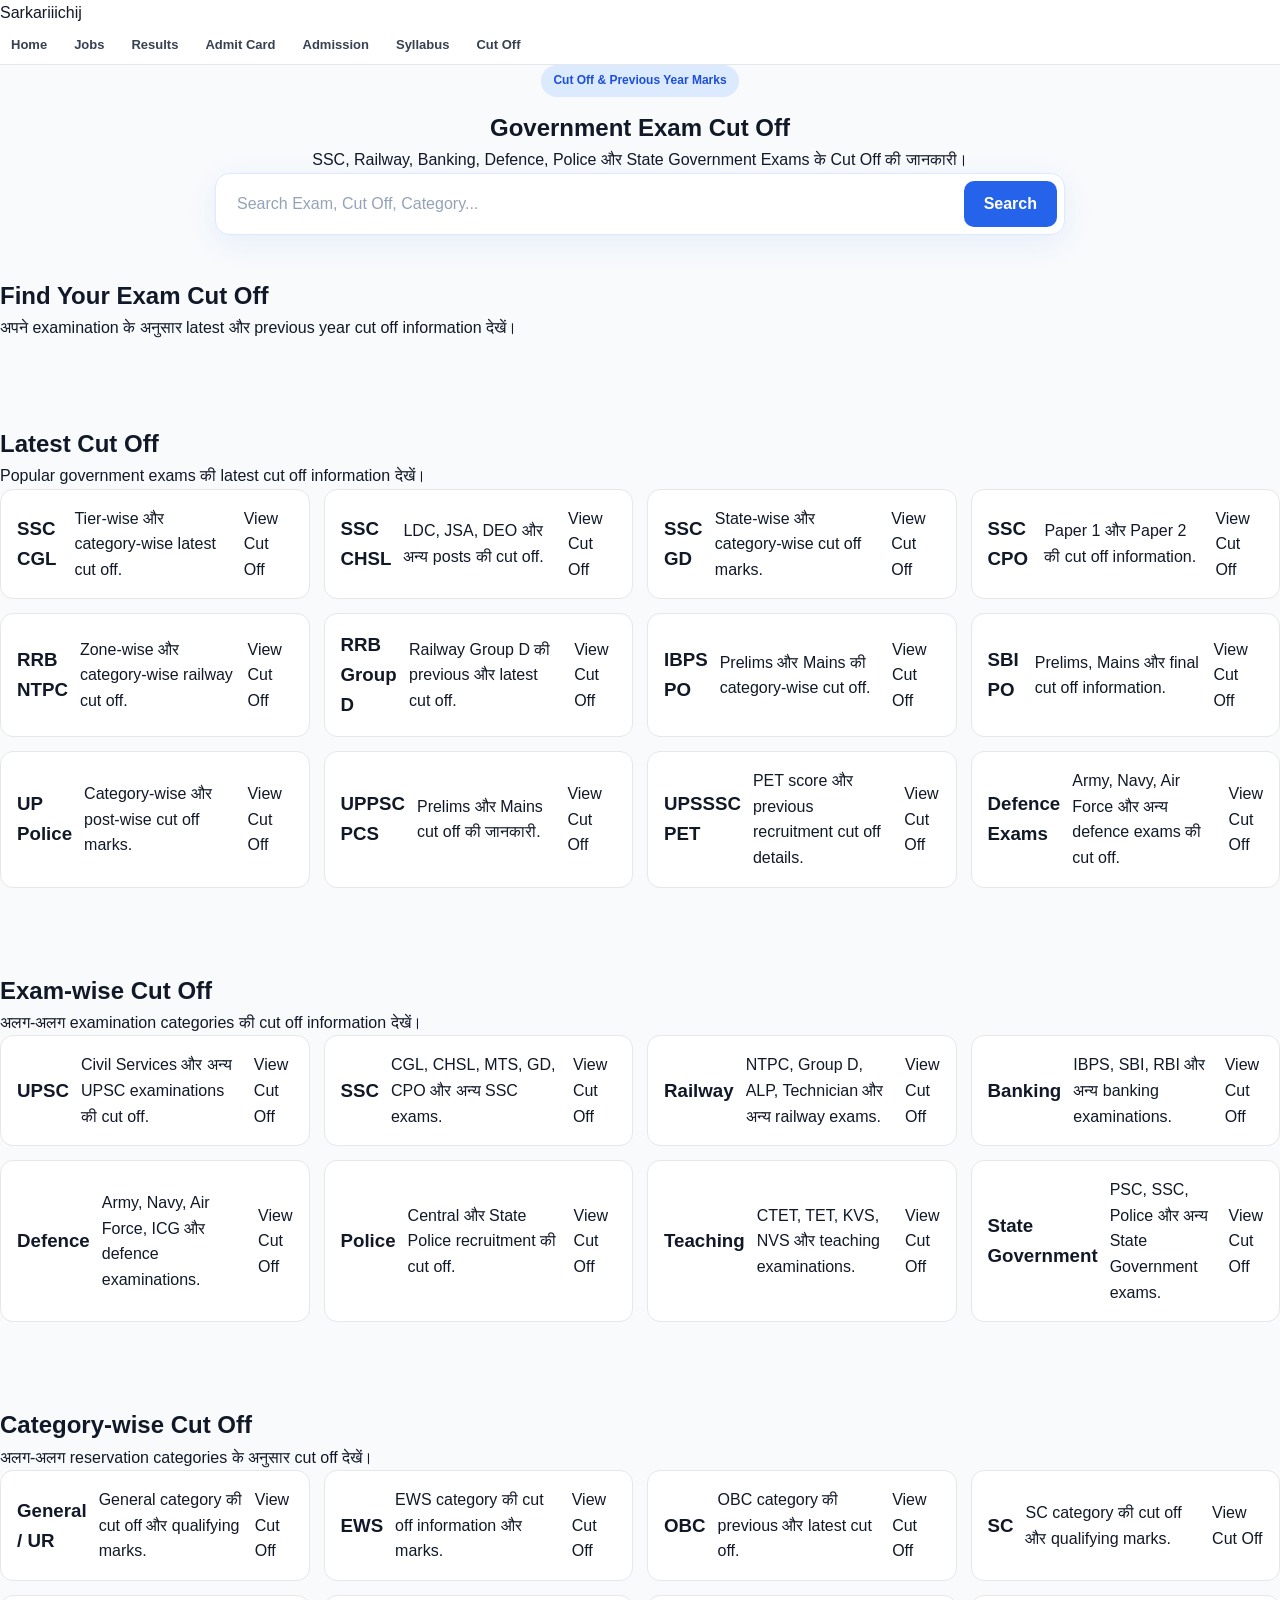
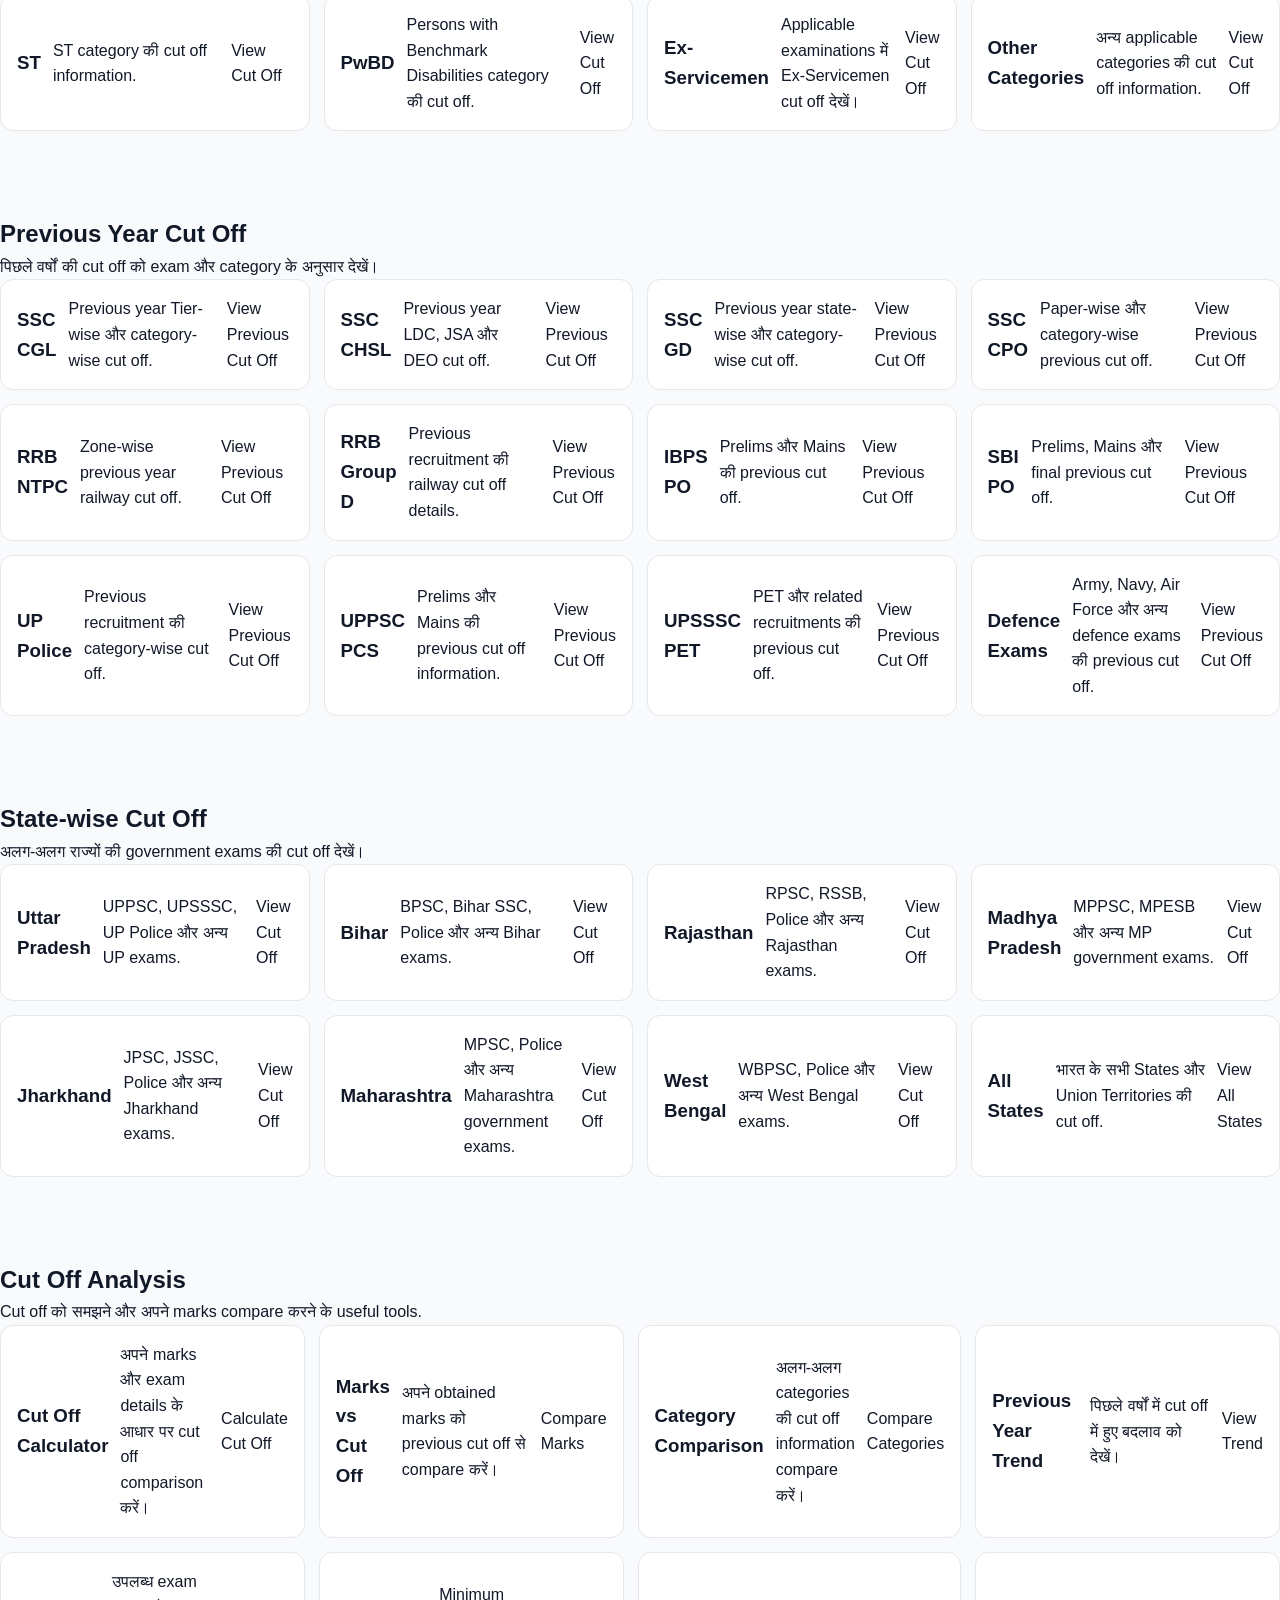
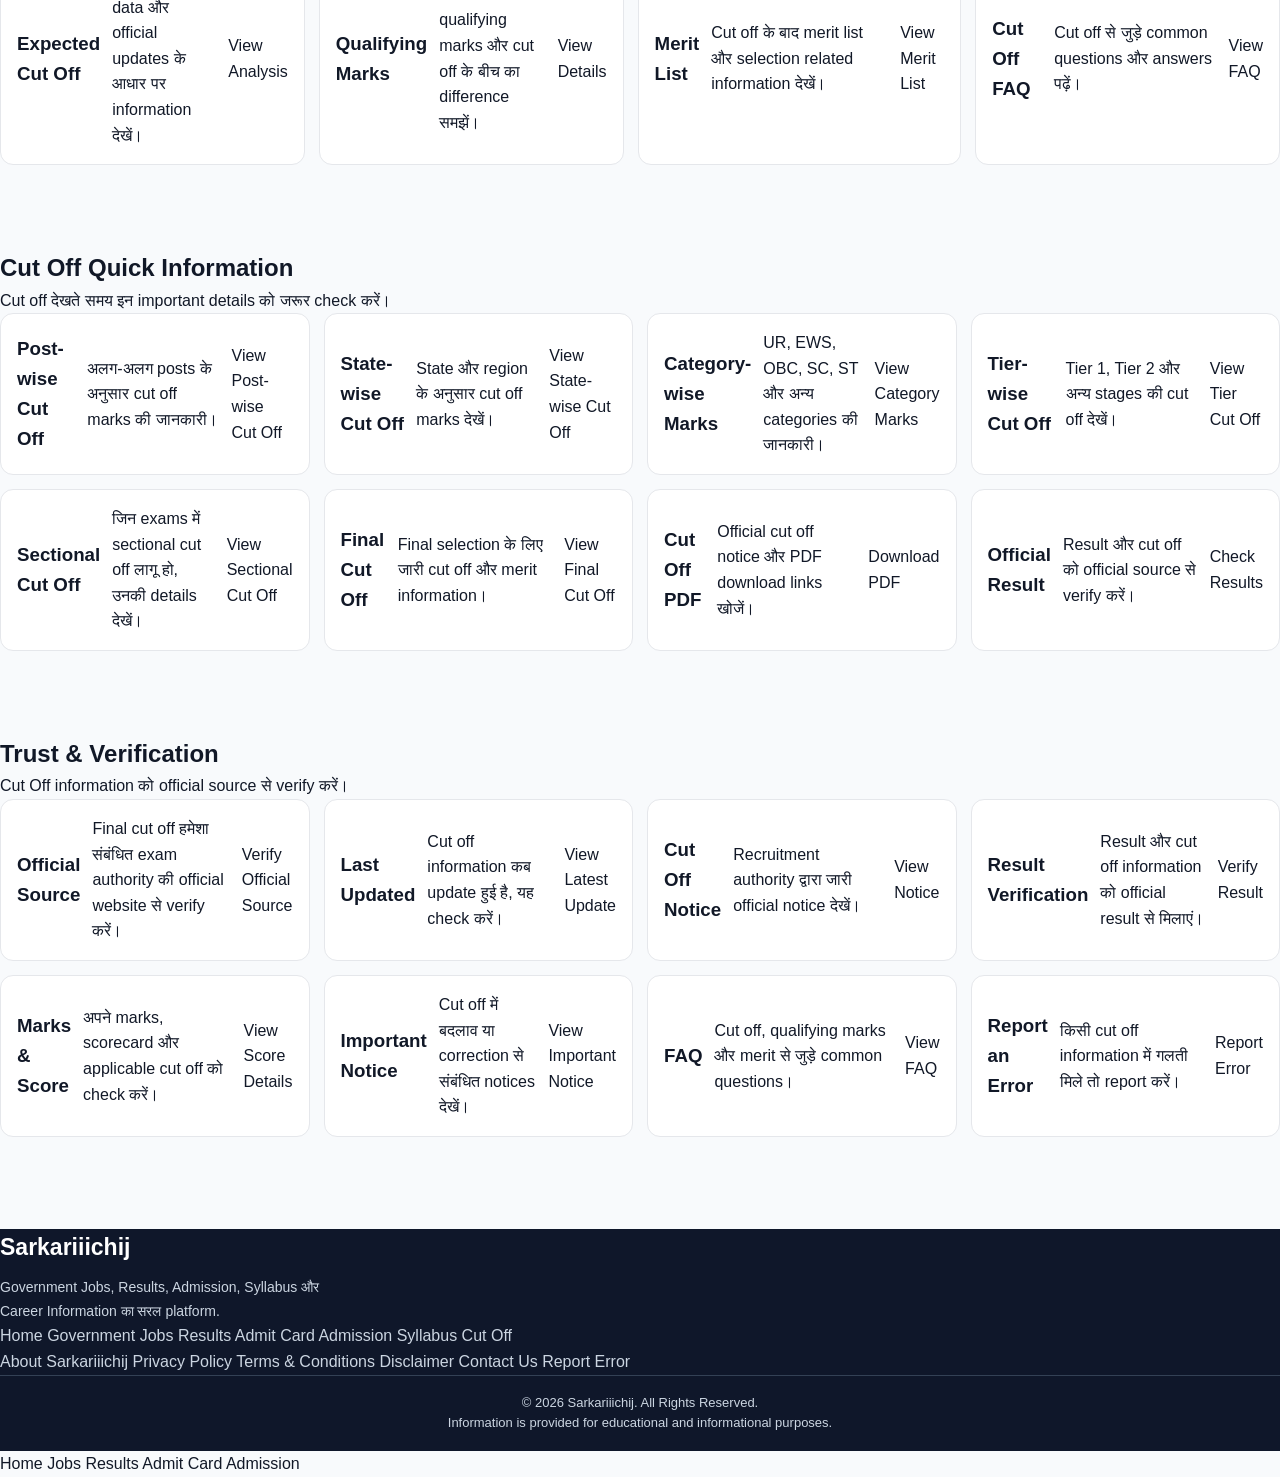
<file: cutoff.html>
<!DOCTYPE html>
<html lang="en">

<head>

  <meta charset="UTF-8">
  <meta
    name="viewport"
    content="width=device-width, initial-scale=1.0"
  >

  <title>Cut Off – Sarkariiichij</title>

  <meta
    name="description"
    content="Government Exam Cut Off, Previous Year Cut Off, Category-wise Cut Off and Cut Off Analysis."
  >

  <link rel="stylesheet" href="style.css">

</head>


<body>


  <!-- HEADER -->
  <header class="site-header">

    <div class="logo">
      <a href="index.html">Sarkariiichij</a>
    </div>


    <nav class="main-nav">

      <a href="index.html">Home</a>
      <a href="jobs.html">Jobs</a>
      <a href="results.html">Results</a>
      <a href="admit-card.html">Admit Card</a>
      <a href="admission.html">Admission</a>
      <a href="syllabus.html">Syllabus</a>
      <a href="cutoff.html">Cut Off</a>

    </nav>

  </header>



  <!-- HERO -->
  <section class="hero-section">

    <div class="hero-content">

      <span class="hero-badge">
        Cut Off & Previous Year Marks
      </span>


      <h1>
        Government Exam Cut Off
      </h1>


      <p>
        SSC, Railway, Banking, Defence, Police और
        State Government Exams के Cut Off की जानकारी।
      </p>


      <!-- SEARCH -->
      <div class="search-box">

        <input
          type="search"
          id="cutoffSearch"
          placeholder="Search Exam, Cut Off, Category..."
        >


        <button type="button">
          Search
        </button>

      </div>

    </div>

  </section>



  <!-- PAGE INTRO -->
  <section class="section">

    <div class="section-heading">

      <h2>
        Find Your Exam Cut Off
      </h2>

      <p>
        अपने examination के अनुसार latest और
        previous year cut off information देखें।
      </p>

    </div>

  </section>
    <!-- LATEST CUT OFF -->
  <section class="section">

    <div class="section-heading">
      <h2>Latest Cut Off</h2>
      <p>Popular government exams की latest cut off information देखें।</p>
    </div>


    <div class="quick-grid">

      <div class="quick-card">
        <h3>SSC CGL</h3>
        <p>Tier-wise और category-wise latest cut off.</p>
        <a href="#">View Cut Off</a>
      </div>

      <div class="quick-card">
        <h3>SSC CHSL</h3>
        <p>LDC, JSA, DEO और अन्य posts की cut off.</p>
        <a href="#">View Cut Off</a>
      </div>

      <div class="quick-card">
        <h3>SSC GD</h3>
        <p>State-wise और category-wise cut off marks.</p>
        <a href="#">View Cut Off</a>
      </div>

      <div class="quick-card">
        <h3>SSC CPO</h3>
        <p>Paper 1 और Paper 2 की cut off information.</p>
        <a href="#">View Cut Off</a>
      </div>

      <div class="quick-card">
        <h3>RRB NTPC</h3>
        <p>Zone-wise और category-wise railway cut off.</p>
        <a href="#">View Cut Off</a>
      </div>

      <div class="quick-card">
        <h3>RRB Group D</h3>
        <p>Railway Group D की previous और latest cut off.</p>
        <a href="#">View Cut Off</a>
      </div>

      <div class="quick-card">
        <h3>IBPS PO</h3>
        <p>Prelims और Mains की category-wise cut off.</p>
        <a href="#">View Cut Off</a>
      </div>

      <div class="quick-card">
        <h3>SBI PO</h3>
        <p>Prelims, Mains और final cut off information.</p>
        <a href="#">View Cut Off</a>
      </div>

      <div class="quick-card">
        <h3>UP Police</h3>
        <p>Category-wise और post-wise cut off marks.</p>
        <a href="#">View Cut Off</a>
      </div>

      <div class="quick-card">
        <h3>UPPSC PCS</h3>
        <p>Prelims और Mains cut off की जानकारी.</p>
        <a href="#">View Cut Off</a>
      </div>

      <div class="quick-card">
        <h3>UPSSSC PET</h3>
        <p>PET score और previous recruitment cut off details.</p>
        <a href="#">View Cut Off</a>
      </div>

      <div class="quick-card">
        <h3>Defence Exams</h3>
        <p>Army, Navy, Air Force और अन्य defence exams की cut off.</p>
        <a href="#">View Cut Off</a>
      </div>

    </div>

  </section>
    <!-- EXAM-WISE CUT OFF -->
  <section class="section">

    <div class="section-heading">
      <h2>Exam-wise Cut Off</h2>
      <p>अलग-अलग examination categories की cut off information देखें।</p>
    </div>


    <div class="quick-grid">

      <div class="quick-card">
        <h3>UPSC</h3>
        <p>Civil Services और अन्य UPSC examinations की cut off.</p>
        <a href="#">View Cut Off</a>
      </div>

      <div class="quick-card">
        <h3>SSC</h3>
        <p>CGL, CHSL, MTS, GD, CPO और अन्य SSC exams.</p>
        <a href="#">View Cut Off</a>
      </div>

      <div class="quick-card">
        <h3>Railway</h3>
        <p>NTPC, Group D, ALP, Technician और अन्य railway exams.</p>
        <a href="#">View Cut Off</a>
      </div>

      <div class="quick-card">
        <h3>Banking</h3>
        <p>IBPS, SBI, RBI और अन्य banking examinations.</p>
        <a href="#">View Cut Off</a>
      </div>

      <div class="quick-card">
        <h3>Defence</h3>
        <p>Army, Navy, Air Force, ICG और defence examinations.</p>
        <a href="#">View Cut Off</a>
      </div>

      <div class="quick-card">
        <h3>Police</h3>
        <p>Central और State Police recruitment की cut off.</p>
        <a href="#">View Cut Off</a>
      </div>

      <div class="quick-card">
        <h3>Teaching</h3>
        <p>CTET, TET, KVS, NVS और teaching examinations.</p>
        <a href="#">View Cut Off</a>
      </div>

      <div class="quick-card">
        <h3>State Government</h3>
        <p>PSC, SSC, Police और अन्य State Government exams.</p>
        <a href="#">View Cut Off</a>
      </div>

    </div>

  </section>
    <!-- CATEGORY-WISE CUT OFF -->
  <section class="section">

    <div class="section-heading">
      <h2>Category-wise Cut Off</h2>
      <p>अलग-अलग reservation categories के अनुसार cut off देखें।</p>
    </div>


    <div class="quick-grid">

      <div class="quick-card">
        <h3>General / UR</h3>
        <p>General category की cut off और qualifying marks.</p>
        <a href="#">View Cut Off</a>
      </div>

      <div class="quick-card">
        <h3>EWS</h3>
        <p>EWS category की cut off information और marks.</p>
        <a href="#">View Cut Off</a>
      </div>

      <div class="quick-card">
        <h3>OBC</h3>
        <p>OBC category की previous और latest cut off.</p>
        <a href="#">View Cut Off</a>
      </div>

      <div class="quick-card">
        <h3>SC</h3>
        <p>SC category की cut off और qualifying marks.</p>
        <a href="#">View Cut Off</a>
      </div>

      <div class="quick-card">
        <h3>ST</h3>
        <p>ST category की cut off information.</p>
        <a href="#">View Cut Off</a>
      </div>

      <div class="quick-card">
        <h3>PwBD</h3>
        <p>Persons with Benchmark Disabilities category की cut off.</p>
        <a href="#">View Cut Off</a>
      </div>

      <div class="quick-card">
        <h3>Ex-Servicemen</h3>
        <p>Applicable examinations में Ex-Servicemen cut off देखें।</p>
        <a href="#">View Cut Off</a>
      </div>

      <div class="quick-card">
        <h3>Other Categories</h3>
        <p>अन्य applicable categories की cut off information.</p>
        <a href="#">View Cut Off</a>
      </div>

    </div>

  </section>
    <!-- PREVIOUS YEAR CUT OFF -->
  <section class="section">

    <div class="section-heading">
      <h2>Previous Year Cut Off</h2>
      <p>पिछले वर्षों की cut off को exam और category के अनुसार देखें।</p>
    </div>


    <div class="quick-grid">

      <div class="quick-card">
        <h3>SSC CGL</h3>
        <p>Previous year Tier-wise और category-wise cut off.</p>
        <a href="#">View Previous Cut Off</a>
      </div>

      <div class="quick-card">
        <h3>SSC CHSL</h3>
        <p>Previous year LDC, JSA और DEO cut off.</p>
        <a href="#">View Previous Cut Off</a>
      </div>

      <div class="quick-card">
        <h3>SSC GD</h3>
        <p>Previous year state-wise और category-wise cut off.</p>
        <a href="#">View Previous Cut Off</a>
      </div>

      <div class="quick-card">
        <h3>SSC CPO</h3>
        <p>Paper-wise और category-wise previous cut off.</p>
        <a href="#">View Previous Cut Off</a>
      </div>

      <div class="quick-card">
        <h3>RRB NTPC</h3>
        <p>Zone-wise previous year railway cut off.</p>
        <a href="#">View Previous Cut Off</a>
      </div>

      <div class="quick-card">
        <h3>RRB Group D</h3>
        <p>Previous recruitment की railway cut off details.</p>
        <a href="#">View Previous Cut Off</a>
      </div>

      <div class="quick-card">
        <h3>IBPS PO</h3>
        <p>Prelims और Mains की previous cut off.</p>
        <a href="#">View Previous Cut Off</a>
      </div>

      <div class="quick-card">
        <h3>SBI PO</h3>
        <p>Prelims, Mains और final previous cut off.</p>
        <a href="#">View Previous Cut Off</a>
      </div>

      <div class="quick-card">
        <h3>UP Police</h3>
        <p>Previous recruitment की category-wise cut off.</p>
        <a href="#">View Previous Cut Off</a>
      </div>

      <div class="quick-card">
        <h3>UPPSC PCS</h3>
        <p>Prelims और Mains की previous cut off information.</p>
        <a href="#">View Previous Cut Off</a>
      </div>

      <div class="quick-card">
        <h3>UPSSSC PET</h3>
        <p>PET और related recruitments की previous cut off.</p>
        <a href="#">View Previous Cut Off</a>
      </div>

      <div class="quick-card">
        <h3>Defence Exams</h3>
        <p>Army, Navy, Air Force और अन्य defence exams की previous cut off.</p>
        <a href="#">View Previous Cut Off</a>
      </div>

    </div>

  </section>
    <!-- STATE-WISE CUT OFF -->
  <section class="section">

    <div class="section-heading">
      <h2>State-wise Cut Off</h2>
      <p>अलग-अलग राज्यों की government exams की cut off देखें।</p>
    </div>


    <div class="quick-grid">

      <div class="quick-card">
        <h3>Uttar Pradesh</h3>
        <p>UPPSC, UPSSSC, UP Police और अन्य UP exams.</p>
        <a href="#">View Cut Off</a>
      </div>

      <div class="quick-card">
        <h3>Bihar</h3>
        <p>BPSC, Bihar SSC, Police और अन्य Bihar exams.</p>
        <a href="#">View Cut Off</a>
      </div>

      <div class="quick-card">
        <h3>Rajasthan</h3>
        <p>RPSC, RSSB, Police और अन्य Rajasthan exams.</p>
        <a href="#">View Cut Off</a>
      </div>

      <div class="quick-card">
        <h3>Madhya Pradesh</h3>
        <p>MPPSC, MPESB और अन्य MP government exams.</p>
        <a href="#">View Cut Off</a>
      </div>

      <div class="quick-card">
        <h3>Jharkhand</h3>
        <p>JPSC, JSSC, Police और अन्य Jharkhand exams.</p>
        <a href="#">View Cut Off</a>
      </div>

      <div class="quick-card">
        <h3>Maharashtra</h3>
        <p>MPSC, Police और अन्य Maharashtra government exams.</p>
        <a href="#">View Cut Off</a>
      </div>

      <div class="quick-card">
        <h3>West Bengal</h3>
        <p>WBPSC, Police और अन्य West Bengal exams.</p>
        <a href="#">View Cut Off</a>
      </div>

      <div class="quick-card">
        <h3>All States</h3>
        <p>भारत के सभी States और Union Territories की cut off.</p>
        <a href="#">View All States</a>
      </div>

    </div>

  </section>
    <!-- CUT OFF ANALYSIS -->
  <section class="section">

    <div class="section-heading">
      <h2>Cut Off Analysis</h2>
      <p>Cut off को समझने और अपने marks compare करने के useful tools.</p>
    </div>


    <div class="quick-grid">

      <div class="quick-card">
        <h3>Cut Off Calculator</h3>
        <p>
          अपने marks और exam details के आधार पर cut off comparison करें।
        </p>
        <a href="#">Calculate Cut Off</a>
      </div>

      <div class="quick-card">
        <h3>Marks vs Cut Off</h3>
        <p>
          अपने obtained marks को previous cut off से compare करें।
        </p>
        <a href="#">Compare Marks</a>
      </div>

      <div class="quick-card">
        <h3>Category Comparison</h3>
        <p>
          अलग-अलग categories की cut off information compare करें।
        </p>
        <a href="#">Compare Categories</a>
      </div>

      <div class="quick-card">
        <h3>Previous Year Trend</h3>
        <p>
          पिछले वर्षों में cut off में हुए बदलाव को देखें।
        </p>
        <a href="#">View Trend</a>
      </div>

      <div class="quick-card">
        <h3>Expected Cut Off</h3>
        <p>
          उपलब्ध exam data और official updates के आधार पर information देखें।
        </p>
        <a href="#">View Analysis</a>
      </div>

      <div class="quick-card">
        <h3>Qualifying Marks</h3>
        <p>
          Minimum qualifying marks और cut off के बीच का difference समझें।
        </p>
        <a href="#">View Details</a>
      </div>

      <div class="quick-card">
        <h3>Merit List</h3>
        <p>
          Cut off के बाद merit list और selection related information देखें।
        </p>
        <a href="#">View Merit List</a>
      </div>

      <div class="quick-card">
        <h3>Cut Off FAQ</h3>
        <p>
          Cut off से जुड़े common questions और answers पढ़ें।
        </p>
        <a href="#">View FAQ</a>
      </div>

    </div>

  </section>
    <!-- CUT OFF TABLES & QUICK INFORMATION -->
  <section class="section">

    <div class="section-heading">
      <h2>Cut Off Quick Information</h2>
      <p>Cut off देखते समय इन important details को जरूर check करें।</p>
    </div>


    <div class="quick-grid">

      <div class="quick-card">
        <h3>Post-wise Cut Off</h3>
        <p>
          अलग-अलग posts के अनुसार cut off marks की जानकारी।
        </p>
        <a href="#">View Post-wise Cut Off</a>
      </div>

      <div class="quick-card">
        <h3>State-wise Cut Off</h3>
        <p>
          State और region के अनुसार cut off marks देखें।
        </p>
        <a href="#">View State-wise Cut Off</a>
      </div>

      <div class="quick-card">
        <h3>Category-wise Marks</h3>
        <p>
          UR, EWS, OBC, SC, ST और अन्य categories की जानकारी।
        </p>
        <a href="#">View Category Marks</a>
      </div>

      <div class="quick-card">
        <h3>Tier-wise Cut Off</h3>
        <p>
          Tier 1, Tier 2 और अन्य stages की cut off देखें।
        </p>
        <a href="#">View Tier Cut Off</a>
      </div>

      <div class="quick-card">
        <h3>Sectional Cut Off</h3>
        <p>
          जिन exams में sectional cut off लागू हो, उनकी details देखें।
        </p>
        <a href="#">View Sectional Cut Off</a>
      </div>

      <div class="quick-card">
        <h3>Final Cut Off</h3>
        <p>
          Final selection के लिए जारी cut off और merit information।
        </p>
        <a href="#">View Final Cut Off</a>
      </div>

      <div class="quick-card">
        <h3>Cut Off PDF</h3>
        <p>
          Official cut off notice और PDF download links खोजें।
        </p>
        <a href="#">Download PDF</a>
      </div>

      <div class="quick-card">
        <h3>Official Result</h3>
        <p>
          Result और cut off को official source से verify करें।
        </p>
        <a href="results.html">Check Results</a>
      </div>

    </div>

  </section>
    <!-- TRUST & VERIFICATION -->
  <section class="section">

    <div class="section-heading">
      <h2>Trust & Verification</h2>
      <p>Cut Off information को official source से verify करें।</p>
    </div>


    <div class="quick-grid">

      <div class="quick-card">
        <h3>Official Source</h3>
        <p>
          Final cut off हमेशा संबंधित exam authority की official
          website से verify करें।
        </p>
        <a href="#">Verify Official Source</a>
      </div>

      <div class="quick-card">
        <h3>Last Updated</h3>
        <p>
          Cut off information कब update हुई है, यह check करें।
        </p>
        <a href="#">View Latest Update</a>
      </div>

      <div class="quick-card">
        <h3>Cut Off Notice</h3>
        <p>
          Recruitment authority द्वारा जारी official notice देखें।
        </p>
        <a href="#">View Notice</a>
      </div>

      <div class="quick-card">
        <h3>Result Verification</h3>
        <p>
          Result और cut off information को official result से मिलाएं।
        </p>
        <a href="results.html">Verify Result</a>
      </div>

      <div class="quick-card">
        <h3>Marks & Score</h3>
        <p>
          अपने marks, scorecard और applicable cut off को check करें।
        </p>
        <a href="#">View Score Details</a>
      </div>

      <div class="quick-card">
        <h3>Important Notice</h3>
        <p>
          Cut off में बदलाव या correction से संबंधित notices देखें।
        </p>
        <a href="#">View Important Notice</a>
      </div>

      <div class="quick-card">
        <h3>FAQ</h3>
        <p>
          Cut off, qualifying marks और merit से जुड़े common questions।
        </p>
        <a href="#">View FAQ</a>
      </div>

      <div class="quick-card">
        <h3>Report an Error</h3>
        <p>
          किसी cut off information में गलती मिले तो report करें।
        </p>
        <a href="#">Report Error</a>
      </div>

    </div>

  </section>
    <!-- FOOTER -->
  <footer class="site-footer">

    <div class="footer-brand">
      <h2>Sarkariiichij</h2>

      <p>
        Government Jobs, Results, Admission, Syllabus और
        Career Information का सरल platform.
      </p>
    </div>


    <div class="footer-links">

      <a href="index.html">Home</a>
      <a href="jobs.html">Government Jobs</a>
      <a href="results.html">Results</a>
      <a href="admit-card.html">Admit Card</a>
      <a href="admission.html">Admission</a>
      <a href="syllabus.html">Syllabus</a>
      <a href="cutoff.html">Cut Off</a>

    </div>


    <div class="footer-info">

      <a href="#">About Sarkariiichij</a>
      <a href="#">Privacy Policy</a>
      <a href="#">Terms & Conditions</a>
      <a href="#">Disclaimer</a>
      <a href="#">Contact Us</a>
      <a href="#">Report Error</a>

    </div>


    <div class="footer-bottom">

      <p>
        © 2026 Sarkariiichij. All Rights Reserved.
      </p>

      <p>
        Information is provided for educational and
        informational purposes.
      </p>

    </div>

  </footer>



  <!-- MOBILE NAV -->
  <nav class="mobile-nav">

    <a href="index.html">Home</a>
    <a href="jobs.html">Jobs</a>
    <a href="results.html">Results</a>
    <a href="admit-card.html">Admit Card</a>
    <a href="admission.html">Admission</a>

  </nav>


</body>
</html>
</file>
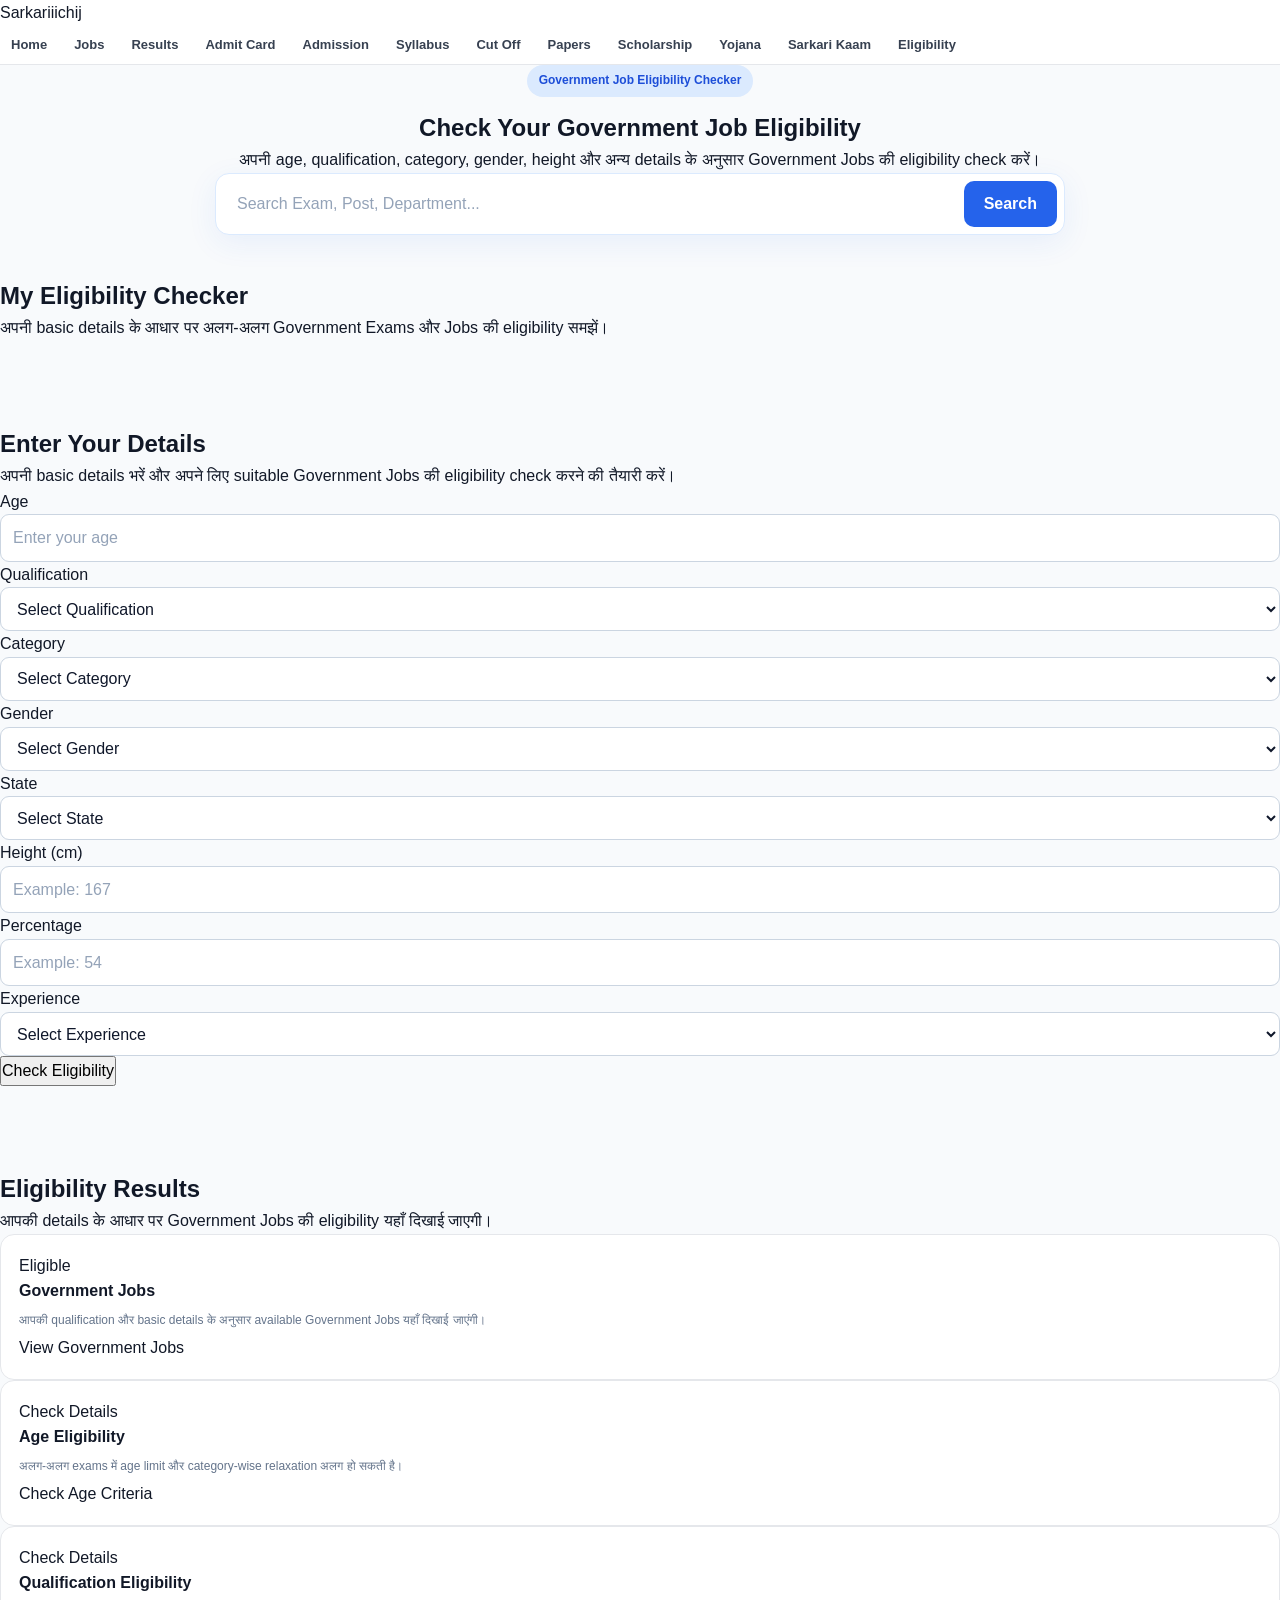
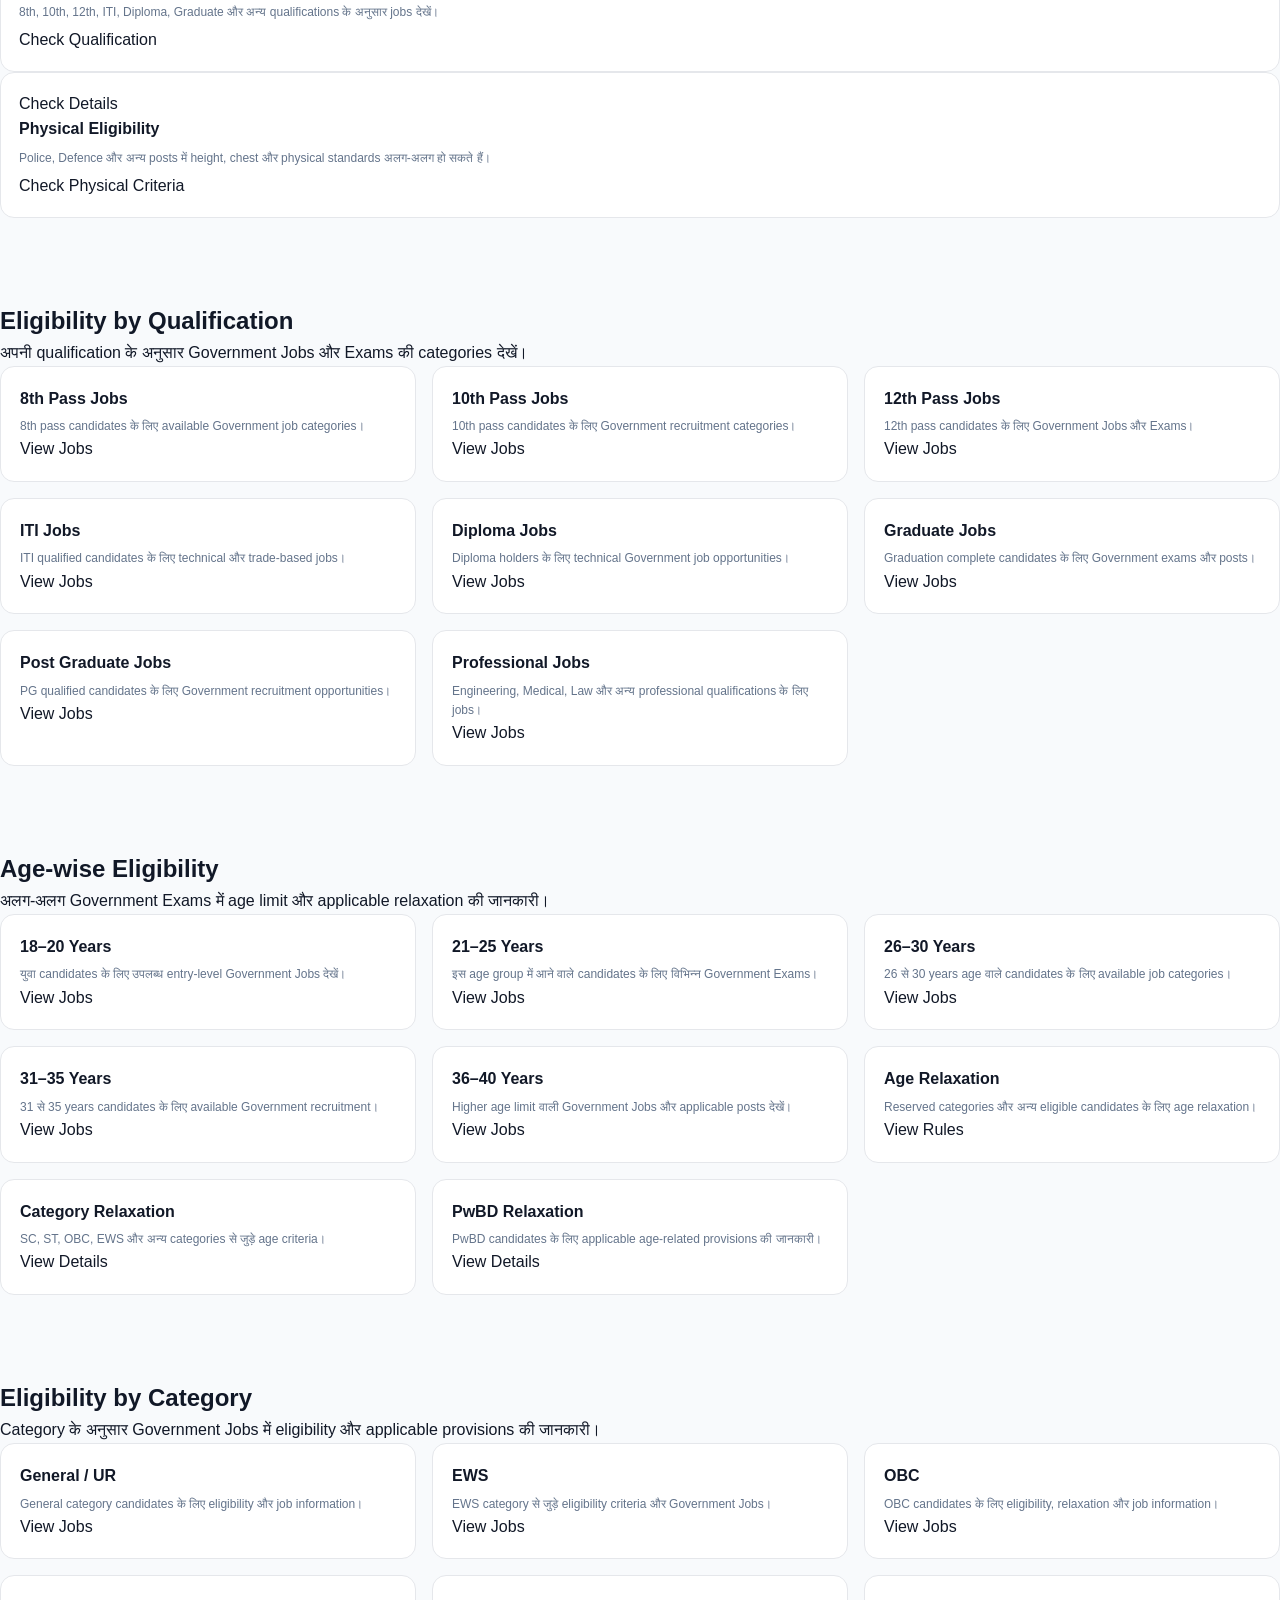
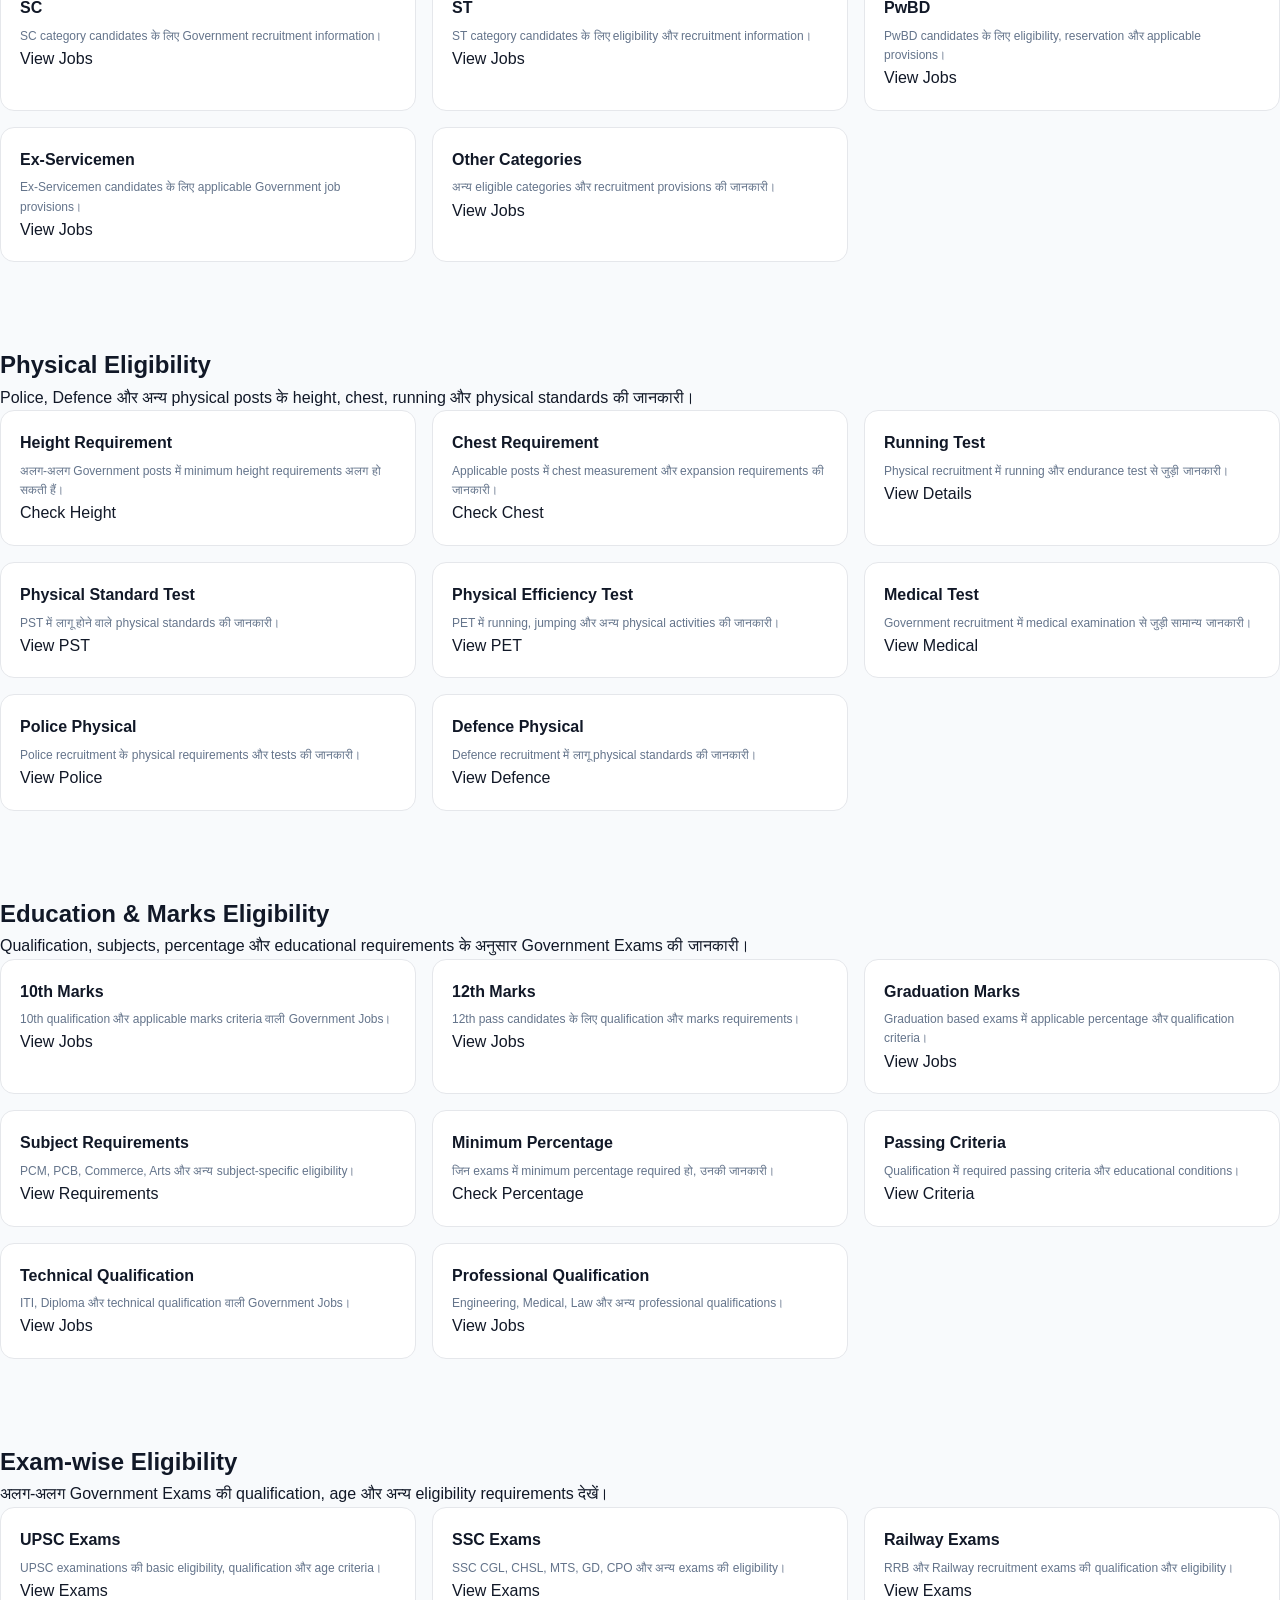
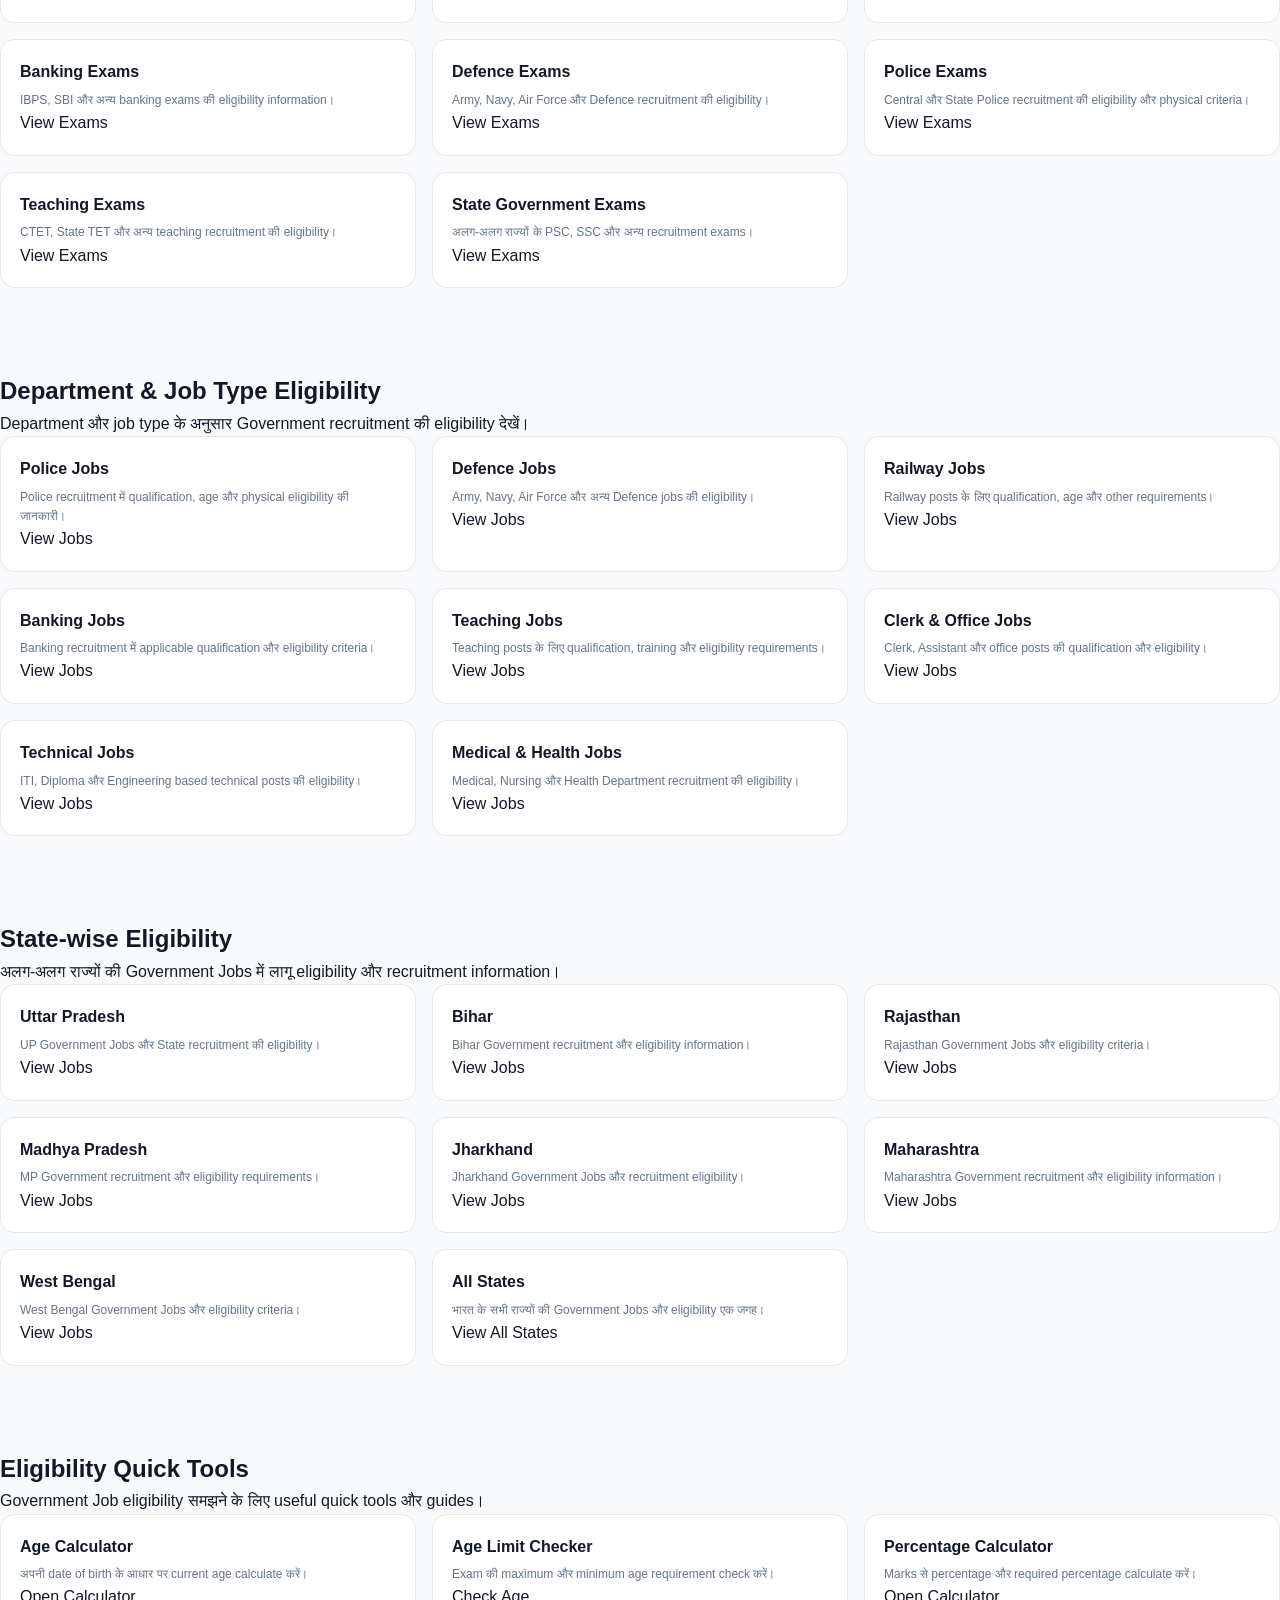
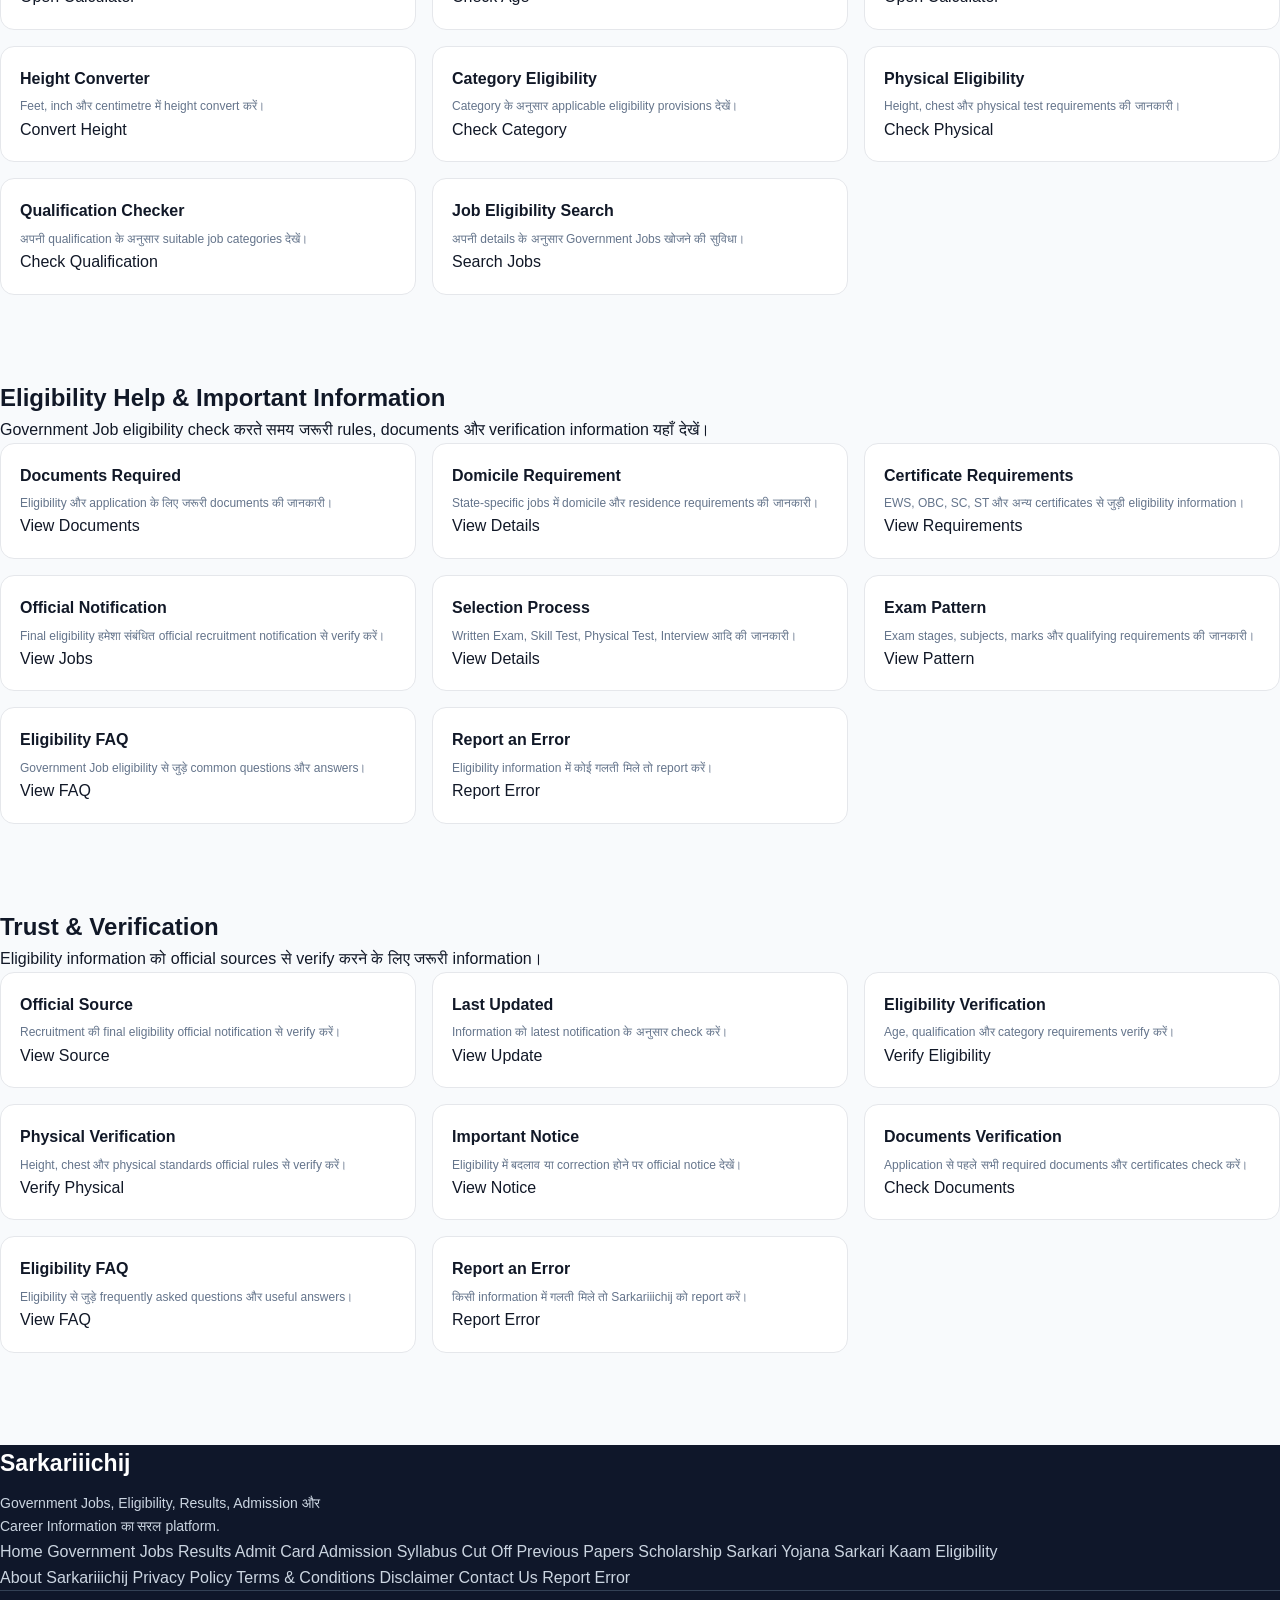
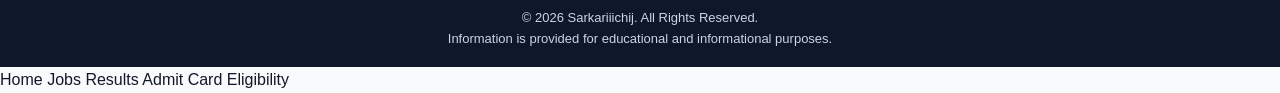
<file: eligibility.html>
<!DOCTYPE html>
<html lang="en">

<head>
  <meta charset="UTF-8">
  <meta name="viewport" content="width=device-width, initial-scale=1.0">

  <title>My Eligibility – Sarkariiichij</title>

  <meta
    name="description"
    content="Check Government Job Eligibility by Age, Qualification, Category, Gender, Height and Other Requirements."
  >

  <link rel="stylesheet" href="style.css">
</head>

<body>

  <!-- HEADER -->
  <header class="site-header">

    <div class="logo">
      <a href="index.html">Sarkariiichij</a>
    </div>

    <nav class="main-nav">

      <a href="index.html">Home</a>
      <a href="jobs.html">Jobs</a>
      <a href="results.html">Results</a>
      <a href="admit-card.html">Admit Card</a>
      <a href="admission.html">Admission</a>
      <a href="syllabus.html">Syllabus</a>
      <a href="cutoff.html">Cut Off</a>
      <a href="papers.html">Papers</a>
      <a href="scholarship.html">Scholarship</a>
      <a href="yojana.html">Yojana</a>
      <a href="sarkari-kaam.html">Sarkari Kaam</a>
      <a href="eligibility.html">Eligibility</a>

    </nav>

  </header>


  <!-- HERO -->
  <section class="hero-section">

    <div class="hero-content">

      <span class="hero-badge">
        Government Job Eligibility Checker
      </span>

      <h1>
        Check Your Government Job Eligibility
      </h1>

      <p>
        अपनी age, qualification, category,
        gender, height और अन्य details के
        अनुसार Government Jobs की eligibility
        check करें।
      </p>

      <div class="search-box">

        <input
          type="search"
          id="eligibilitySearch"
          placeholder="Search Exam, Post, Department..."
        >

        <button type="button">
          Search
        </button>

      </div>

    </div>

  </section>


  <!-- INTRO -->
  <section class="section">

    <div class="section-heading">

      <h2>
        My Eligibility Checker
      </h2>

      <p>
        अपनी basic details के आधार पर
        अलग-अलग Government Exams और Jobs
        की eligibility समझें।
      </p>

    </div>

  </section>
  <!-- ELIGIBILITY CHECKER -->
<section class="section">

  <div class="section-heading">
    <h2>Enter Your Details</h2>
    <p>
      अपनी basic details भरें और अपने लिए
      suitable Government Jobs की eligibility
      check करने की तैयारी करें।
    </p>
  </div>

  <div class="eligibility-form">

    <div class="form-group">
      <label for="userAge">Age</label>
      <input
        type="number"
        id="userAge"
        placeholder="Enter your age"
      >
    </div>

    <div class="form-group">
      <label for="qualification">Qualification</label>
      <select id="qualification">
        <option value="">Select Qualification</option>
        <option>8th Pass</option>
        <option>10th Pass</option>
        <option>12th Pass</option>
        <option>ITI</option>
        <option>Diploma</option>
        <option>Graduate</option>
        <option>Post Graduate</option>
        <option>Engineering</option>
        <option>Medical</option>
        <option>Other</option>
      </select>
    </div>

    <div class="form-group">
      <label for="category">Category</label>
      <select id="category">
        <option value="">Select Category</option>
        <option>General / UR</option>
        <option>EWS</option>
        <option>OBC</option>
        <option>SC</option>
        <option>ST</option>
        <option>PwBD</option>
        <option>Ex-Servicemen</option>
      </select>
    </div>

    <div class="form-group">
      <label for="gender">Gender</label>
      <select id="gender">
        <option value="">Select Gender</option>
        <option>Male</option>
        <option>Female</option>
        <option>Other</option>
      </select>
    </div>

    <div class="form-group">
      <label for="state">State</label>
      <select id="state">
        <option value="">Select State</option>
        <option>Uttar Pradesh</option>
        <option>Bihar</option>
        <option>Rajasthan</option>
        <option>Madhya Pradesh</option>
        <option>Jharkhand</option>
        <option>Maharashtra</option>
        <option>West Bengal</option>
        <option>Other State</option>
      </select>
    </div>

    <div class="form-group">
      <label for="height">Height (cm)</label>
      <input
        type="number"
        id="height"
        placeholder="Example: 167"
      >
    </div>

    <div class="form-group">
      <label for="percentage">Percentage</label>
      <input
        type="number"
        id="percentage"
        placeholder="Example: 54"
      >
    </div>

    <div class="form-group">
      <label for="experience">Experience</label>
      <select id="experience">
        <option value="">Select Experience</option>
        <option>No Experience</option>
        <option>Less than 1 Year</option>
        <option>1–3 Years</option>
        <option>3–5 Years</option>
        <option>5+ Years</option>
      </select>
    </div>

    <div class="form-action">

      <button
        type="button"
        id="checkEligibility"
      >
        Check Eligibility
      </button>

    </div>

  </div>

</section>
  <!-- ELIGIBILITY RESULTS -->
<section class="section">

  <div class="section-heading">
    <h2>Eligibility Results</h2>
    <p>
      आपकी details के आधार पर Government
      Jobs की eligibility यहाँ दिखाई जाएगी।
    </p>
  </div>

  <div class="eligibility-results">

    <div class="result-card">
      <span class="result-status">
        Eligible
      </span>

      <h3>Government Jobs</h3>

      <p>
        आपकी qualification और basic details
        के अनुसार available Government Jobs
        यहाँ दिखाई जाएंगी।
      </p>

      <a href="jobs.html">
        View Government Jobs
      </a>
    </div>


    <div class="result-card">
      <span class="result-status">
        Check Details
      </span>

      <h3>Age Eligibility</h3>

      <p>
        अलग-अलग exams में age limit और
        category-wise relaxation अलग हो सकती है।
      </p>

      <a href="#">
        Check Age Criteria
      </a>
    </div>


    <div class="result-card">
      <span class="result-status">
        Check Details
      </span>

      <h3>Qualification Eligibility</h3>

      <p>
        8th, 10th, 12th, ITI, Diploma,
        Graduate और अन्य qualifications
        के अनुसार jobs देखें।
      </p>

      <a href="#">
        Check Qualification
      </a>
    </div>


    <div class="result-card">
      <span class="result-status">
        Check Details
      </span>

      <h3>Physical Eligibility</h3>

      <p>
        Police, Defence और अन्य posts में
        height, chest और physical standards
        अलग-अलग हो सकते हैं।
      </p>

      <a href="#">
        Check Physical Criteria
      </a>
    </div>

  </div>

</section>
  <!-- QUALIFICATION WISE ELIGIBILITY -->
<section class="section">

  <div class="section-heading">
    <h2>Eligibility by Qualification</h2>
    <p>
      अपनी qualification के अनुसार
      Government Jobs और Exams की categories देखें।
    </p>
  </div>

  <div class="card-grid">

    <div class="info-card">
      <h3>8th Pass Jobs</h3>
      <p>
        8th pass candidates के लिए available
        Government job categories।
      </p>
      <a href="jobs.html">View Jobs</a>
    </div>

    <div class="info-card">
      <h3>10th Pass Jobs</h3>
      <p>
        10th pass candidates के लिए
        Government recruitment categories।
      </p>
      <a href="jobs.html">View Jobs</a>
    </div>

    <div class="info-card">
      <h3>12th Pass Jobs</h3>
      <p>
        12th pass candidates के लिए
        Government Jobs और Exams।
      </p>
      <a href="jobs.html">View Jobs</a>
    </div>

    <div class="info-card">
      <h3>ITI Jobs</h3>
      <p>
        ITI qualified candidates के लिए
        technical और trade-based jobs।
      </p>
      <a href="jobs.html">View Jobs</a>
    </div>

    <div class="info-card">
      <h3>Diploma Jobs</h3>
      <p>
        Diploma holders के लिए technical
        Government job opportunities।
      </p>
      <a href="jobs.html">View Jobs</a>
    </div>

    <div class="info-card">
      <h3>Graduate Jobs</h3>
      <p>
        Graduation complete candidates के लिए
        Government exams और posts।
      </p>
      <a href="jobs.html">View Jobs</a>
    </div>

    <div class="info-card">
      <h3>Post Graduate Jobs</h3>
      <p>
        PG qualified candidates के लिए
        Government recruitment opportunities।
      </p>
      <a href="jobs.html">View Jobs</a>
    </div>

    <div class="info-card">
      <h3>Professional Jobs</h3>
      <p>
        Engineering, Medical, Law और अन्य
        professional qualifications के लिए jobs।
      </p>
      <a href="jobs.html">View Jobs</a>
    </div>

  </div>

</section>
  <!-- AGE WISE ELIGIBILITY -->
<section class="section">

  <div class="section-heading">
    <h2>Age-wise Eligibility</h2>
    <p>
      अलग-अलग Government Exams में age limit
      और applicable relaxation की जानकारी।
    </p>
  </div>

  <div class="card-grid">

    <div class="info-card">
      <h3>18–20 Years</h3>
      <p>
        युवा candidates के लिए उपलब्ध
        entry-level Government Jobs देखें।
      </p>
      <a href="jobs.html">View Jobs</a>
    </div>

    <div class="info-card">
      <h3>21–25 Years</h3>
      <p>
        इस age group में आने वाले candidates
        के लिए विभिन्न Government Exams।
      </p>
      <a href="jobs.html">View Jobs</a>
    </div>

    <div class="info-card">
      <h3>26–30 Years</h3>
      <p>
        26 से 30 years age वाले candidates
        के लिए available job categories।
      </p>
      <a href="jobs.html">View Jobs</a>
    </div>

    <div class="info-card">
      <h3>31–35 Years</h3>
      <p>
        31 से 35 years candidates के लिए
        available Government recruitment।
      </p>
      <a href="jobs.html">View Jobs</a>
    </div>

    <div class="info-card">
      <h3>36–40 Years</h3>
      <p>
        Higher age limit वाली Government
        Jobs और applicable posts देखें।
      </p>
      <a href="jobs.html">View Jobs</a>
    </div>

    <div class="info-card">
      <h3>Age Relaxation</h3>
      <p>
        Reserved categories और अन्य eligible
        candidates के लिए age relaxation।
      </p>
      <a href="#">View Rules</a>
    </div>

    <div class="info-card">
      <h3>Category Relaxation</h3>
      <p>
        SC, ST, OBC, EWS और अन्य categories
        से जुड़े age criteria।
      </p>
      <a href="#">View Details</a>
    </div>

    <div class="info-card">
      <h3>PwBD Relaxation</h3>
      <p>
        PwBD candidates के लिए applicable
        age-related provisions की जानकारी।
      </p>
      <a href="#">View Details</a>
    </div>

  </div>

</section>
  <!-- CATEGORY WISE ELIGIBILITY -->
<section class="section">

  <div class="section-heading">
    <h2>Eligibility by Category</h2>
    <p>
      Category के अनुसार Government Jobs में
      eligibility और applicable provisions की जानकारी।
    </p>
  </div>

  <div class="card-grid">

    <div class="info-card">
      <h3>General / UR</h3>
      <p>
        General category candidates के लिए
        eligibility और job information।
      </p>
      <a href="jobs.html">View Jobs</a>
    </div>

    <div class="info-card">
      <h3>EWS</h3>
      <p>
        EWS category से जुड़े eligibility
        criteria और Government Jobs।
      </p>
      <a href="jobs.html">View Jobs</a>
    </div>

    <div class="info-card">
      <h3>OBC</h3>
      <p>
        OBC candidates के लिए eligibility,
        relaxation और job information।
      </p>
      <a href="jobs.html">View Jobs</a>
    </div>

    <div class="info-card">
      <h3>SC</h3>
      <p>
        SC category candidates के लिए
        Government recruitment information।
      </p>
      <a href="jobs.html">View Jobs</a>
    </div>

    <div class="info-card">
      <h3>ST</h3>
      <p>
        ST category candidates के लिए
        eligibility और recruitment information।
      </p>
      <a href="jobs.html">View Jobs</a>
    </div>

    <div class="info-card">
      <h3>PwBD</h3>
      <p>
        PwBD candidates के लिए eligibility,
        reservation और applicable provisions।
      </p>
      <a href="jobs.html">View Jobs</a>
    </div>

    <div class="info-card">
      <h3>Ex-Servicemen</h3>
      <p>
        Ex-Servicemen candidates के लिए
        applicable Government job provisions।
      </p>
      <a href="jobs.html">View Jobs</a>
    </div>

    <div class="info-card">
      <h3>Other Categories</h3>
      <p>
        अन्य eligible categories और
        recruitment provisions की जानकारी।
      </p>
      <a href="jobs.html">View Jobs</a>
    </div>

  </div>

</section>
  <!-- PHYSICAL ELIGIBILITY -->
<section class="section">

  <div class="section-heading">
    <h2>Physical Eligibility</h2>
    <p>
      Police, Defence और अन्य physical posts के
      height, chest, running और physical standards
      की जानकारी।
    </p>
  </div>

  <div class="card-grid">

    <div class="info-card">
      <h3>Height Requirement</h3>
      <p>
        अलग-अलग Government posts में
        minimum height requirements अलग हो सकती हैं।
      </p>
      <a href="#">Check Height</a>
    </div>

    <div class="info-card">
      <h3>Chest Requirement</h3>
      <p>
        Applicable posts में chest measurement
        और expansion requirements की जानकारी।
      </p>
      <a href="#">Check Chest</a>
    </div>

    <div class="info-card">
      <h3>Running Test</h3>
      <p>
        Physical recruitment में running और
        endurance test से जुड़ी जानकारी।
      </p>
      <a href="#">View Details</a>
    </div>

    <div class="info-card">
      <h3>Physical Standard Test</h3>
      <p>
        PST में लागू होने वाले physical
        standards की जानकारी।
      </p>
      <a href="#">View PST</a>
    </div>

    <div class="info-card">
      <h3>Physical Efficiency Test</h3>
      <p>
        PET में running, jumping और अन्य
        physical activities की जानकारी।
      </p>
      <a href="#">View PET</a>
    </div>

    <div class="info-card">
      <h3>Medical Test</h3>
      <p>
        Government recruitment में medical
        examination से जुड़ी सामान्य जानकारी।
      </p>
      <a href="#">View Medical</a>
    </div>

    <div class="info-card">
      <h3>Police Physical</h3>
      <p>
        Police recruitment के physical
        requirements और tests की जानकारी।
      </p>
      <a href="#">View Police</a>
    </div>

    <div class="info-card">
      <h3>Defence Physical</h3>
      <p>
        Defence recruitment में लागू physical
        standards की जानकारी।
      </p>
      <a href="#">View Defence</a>
    </div>

  </div>

</section>
  <!-- EDUCATION & MARKS ELIGIBILITY -->
<section class="section">

  <div class="section-heading">
    <h2>Education & Marks Eligibility</h2>
    <p>
      Qualification, subjects, percentage और
      educational requirements के अनुसार
      Government Exams की जानकारी।
    </p>
  </div>

  <div class="card-grid">

    <div class="info-card">
      <h3>10th Marks</h3>
      <p>
        10th qualification और applicable
        marks criteria वाली Government Jobs।
      </p>
      <a href="jobs.html">View Jobs</a>
    </div>

    <div class="info-card">
      <h3>12th Marks</h3>
      <p>
        12th pass candidates के लिए
        qualification और marks requirements।
      </p>
      <a href="jobs.html">View Jobs</a>
    </div>

    <div class="info-card">
      <h3>Graduation Marks</h3>
      <p>
        Graduation based exams में applicable
        percentage और qualification criteria।
      </p>
      <a href="jobs.html">View Jobs</a>
    </div>

    <div class="info-card">
      <h3>Subject Requirements</h3>
      <p>
        PCM, PCB, Commerce, Arts और अन्य
        subject-specific eligibility।
      </p>
      <a href="#">View Requirements</a>
    </div>

    <div class="info-card">
      <h3>Minimum Percentage</h3>
      <p>
        जिन exams में minimum percentage
        required हो, उनकी जानकारी।
      </p>
      <a href="#">Check Percentage</a>
    </div>

    <div class="info-card">
      <h3>Passing Criteria</h3>
      <p>
        Qualification में required passing
        criteria और educational conditions।
      </p>
      <a href="#">View Criteria</a>
    </div>

    <div class="info-card">
      <h3>Technical Qualification</h3>
      <p>
        ITI, Diploma और technical qualification
        वाली Government Jobs।
      </p>
      <a href="jobs.html">View Jobs</a>
    </div>

    <div class="info-card">
      <h3>Professional Qualification</h3>
      <p>
        Engineering, Medical, Law और अन्य
        professional qualifications।
      </p>
      <a href="jobs.html">View Jobs</a>
    </div>

  </div>

</section>
  <!-- EXAM WISE ELIGIBILITY -->
<section class="section">

  <div class="section-heading">
    <h2>Exam-wise Eligibility</h2>
    <p>
      अलग-अलग Government Exams की qualification,
      age और अन्य eligibility requirements देखें।
    </p>
  </div>

  <div class="card-grid">

    <div class="info-card">
      <h3>UPSC Exams</h3>
      <p>
        UPSC examinations की basic eligibility,
        qualification और age criteria।
      </p>
      <a href="jobs.html">View Exams</a>
    </div>

    <div class="info-card">
      <h3>SSC Exams</h3>
      <p>
        SSC CGL, CHSL, MTS, GD, CPO और
        अन्य exams की eligibility।
      </p>
      <a href="jobs.html">View Exams</a>
    </div>

    <div class="info-card">
      <h3>Railway Exams</h3>
      <p>
        RRB और Railway recruitment exams की
        qualification और eligibility।
      </p>
      <a href="jobs.html">View Exams</a>
    </div>

    <div class="info-card">
      <h3>Banking Exams</h3>
      <p>
        IBPS, SBI और अन्य banking exams की
        eligibility information।
      </p>
      <a href="jobs.html">View Exams</a>
    </div>

    <div class="info-card">
      <h3>Defence Exams</h3>
      <p>
        Army, Navy, Air Force और Defence
        recruitment की eligibility।
      </p>
      <a href="jobs.html">View Exams</a>
    </div>

    <div class="info-card">
      <h3>Police Exams</h3>
      <p>
        Central और State Police recruitment
        की eligibility और physical criteria।
      </p>
      <a href="jobs.html">View Exams</a>
    </div>

    <div class="info-card">
      <h3>Teaching Exams</h3>
      <p>
        CTET, State TET और अन्य teaching
        recruitment की eligibility।
      </p>
      <a href="jobs.html">View Exams</a>
    </div>

    <div class="info-card">
      <h3>State Government Exams</h3>
      <p>
        अलग-अलग राज्यों के PSC, SSC और
        अन्य recruitment exams।
      </p>
      <a href="jobs.html">View Exams</a>
    </div>

  </div>

</section>
  <!-- DEPARTMENT & JOB TYPE ELIGIBILITY -->
<section class="section">

  <div class="section-heading">
    <h2>Department & Job Type Eligibility</h2>
    <p>
      Department और job type के अनुसार
      Government recruitment की eligibility देखें।
    </p>
  </div>

  <div class="card-grid">

    <div class="info-card">
      <h3>Police Jobs</h3>
      <p>
        Police recruitment में qualification,
        age और physical eligibility की जानकारी।
      </p>
      <a href="jobs.html">View Jobs</a>
    </div>

    <div class="info-card">
      <h3>Defence Jobs</h3>
      <p>
        Army, Navy, Air Force और अन्य
        Defence jobs की eligibility।
      </p>
      <a href="jobs.html">View Jobs</a>
    </div>

    <div class="info-card">
      <h3>Railway Jobs</h3>
      <p>
        Railway posts के लिए qualification,
        age और other requirements।
      </p>
      <a href="jobs.html">View Jobs</a>
    </div>

    <div class="info-card">
      <h3>Banking Jobs</h3>
      <p>
        Banking recruitment में applicable
        qualification और eligibility criteria।
      </p>
      <a href="jobs.html">View Jobs</a>
    </div>

    <div class="info-card">
      <h3>Teaching Jobs</h3>
      <p>
        Teaching posts के लिए qualification,
        training और eligibility requirements।
      </p>
      <a href="jobs.html">View Jobs</a>
    </div>

    <div class="info-card">
      <h3>Clerk & Office Jobs</h3>
      <p>
        Clerk, Assistant और office posts की
        qualification और eligibility।
      </p>
      <a href="jobs.html">View Jobs</a>
    </div>

    <div class="info-card">
      <h3>Technical Jobs</h3>
      <p>
        ITI, Diploma और Engineering based
        technical posts की eligibility।
      </p>
      <a href="jobs.html">View Jobs</a>
    </div>

    <div class="info-card">
      <h3>Medical & Health Jobs</h3>
      <p>
        Medical, Nursing और Health Department
        recruitment की eligibility।
      </p>
      <a href="jobs.html">View Jobs</a>
    </div>

  </div>

</section>
  <!-- STATE WISE ELIGIBILITY -->
<section class="section">

  <div class="section-heading">
    <h2>State-wise Eligibility</h2>
    <p>
      अलग-अलग राज्यों की Government Jobs में
      लागू eligibility और recruitment information।
    </p>
  </div>

  <div class="card-grid">

    <div class="info-card">
      <h3>Uttar Pradesh</h3>
      <p>
        UP Government Jobs और State
        recruitment की eligibility।
      </p>
      <a href="jobs.html">View Jobs</a>
    </div>

    <div class="info-card">
      <h3>Bihar</h3>
      <p>
        Bihar Government recruitment और
        eligibility information।
      </p>
      <a href="jobs.html">View Jobs</a>
    </div>

    <div class="info-card">
      <h3>Rajasthan</h3>
      <p>
        Rajasthan Government Jobs और
        eligibility criteria।
      </p>
      <a href="jobs.html">View Jobs</a>
    </div>

    <div class="info-card">
      <h3>Madhya Pradesh</h3>
      <p>
        MP Government recruitment और
        eligibility requirements।
      </p>
      <a href="jobs.html">View Jobs</a>
    </div>

    <div class="info-card">
      <h3>Jharkhand</h3>
      <p>
        Jharkhand Government Jobs और
        recruitment eligibility।
      </p>
      <a href="jobs.html">View Jobs</a>
    </div>

    <div class="info-card">
      <h3>Maharashtra</h3>
      <p>
        Maharashtra Government recruitment
        और eligibility information।
      </p>
      <a href="jobs.html">View Jobs</a>
    </div>

    <div class="info-card">
      <h3>West Bengal</h3>
      <p>
        West Bengal Government Jobs और
        eligibility criteria।
      </p>
      <a href="jobs.html">View Jobs</a>
    </div>

    <div class="info-card">
      <h3>All States</h3>
      <p>
        भारत के सभी राज्यों की Government
        Jobs और eligibility एक जगह।
      </p>
      <a href="jobs.html">View All States</a>
    </div>

  </div>

</section>
  <!-- ELIGIBILITY QUICK TOOLS -->
<section class="section">

  <div class="section-heading">
    <h2>Eligibility Quick Tools</h2>
    <p>
      Government Job eligibility समझने के लिए
      useful quick tools और guides।
    </p>
  </div>

  <div class="card-grid">

    <div class="info-card">
      <h3>Age Calculator</h3>
      <p>
        अपनी date of birth के आधार पर
        current age calculate करें।
      </p>
      <a href="#">Open Calculator</a>
    </div>

    <div class="info-card">
      <h3>Age Limit Checker</h3>
      <p>
        Exam की maximum और minimum age
        requirement check करें।
      </p>
      <a href="#">Check Age</a>
    </div>

    <div class="info-card">
      <h3>Percentage Calculator</h3>
      <p>
        Marks से percentage और required
        percentage calculate करें।
      </p>
      <a href="#">Open Calculator</a>
    </div>

    <div class="info-card">
      <h3>Height Converter</h3>
      <p>
        Feet, inch और centimetre में
        height convert करें।
      </p>
      <a href="#">Convert Height</a>
    </div>

    <div class="info-card">
      <h3>Category Eligibility</h3>
      <p>
        Category के अनुसार applicable
        eligibility provisions देखें।
      </p>
      <a href="#">Check Category</a>
    </div>

    <div class="info-card">
      <h3>Physical Eligibility</h3>
      <p>
        Height, chest और physical test
        requirements की जानकारी।
      </p>
      <a href="#">Check Physical</a>
    </div>

    <div class="info-card">
      <h3>Qualification Checker</h3>
      <p>
        अपनी qualification के अनुसार
        suitable job categories देखें।
      </p>
      <a href="#">Check Qualification</a>
    </div>

    <div class="info-card">
      <h3>Job Eligibility Search</h3>
      <p>
        अपनी details के अनुसार Government
        Jobs खोजने की सुविधा।
      </p>
      <a href="jobs.html">Search Jobs</a>
    </div>

  </div>

</section>
  <!-- ELIGIBILITY HELP & IMPORTANT INFORMATION -->
<section class="section">

  <div class="section-heading">
    <h2>Eligibility Help & Important Information</h2>
    <p>
      Government Job eligibility check करते समय
      जरूरी rules, documents और verification
      information यहाँ देखें।
    </p>
  </div>

  <div class="card-grid">

    <div class="info-card">
      <h3>Documents Required</h3>
      <p>
        Eligibility और application के लिए
        जरूरी documents की जानकारी।
      </p>
      <a href="#">View Documents</a>
    </div>

    <div class="info-card">
      <h3>Domicile Requirement</h3>
      <p>
        State-specific jobs में domicile और
        residence requirements की जानकारी।
      </p>
      <a href="#">View Details</a>
    </div>

    <div class="info-card">
      <h3>Certificate Requirements</h3>
      <p>
        EWS, OBC, SC, ST और अन्य certificates
        से जुड़ी eligibility information।
      </p>
      <a href="#">View Requirements</a>
    </div>

    <div class="info-card">
      <h3>Official Notification</h3>
      <p>
        Final eligibility हमेशा संबंधित
        official recruitment notification से verify करें।
      </p>
      <a href="jobs.html">View Jobs</a>
    </div>

    <div class="info-card">
      <h3>Selection Process</h3>
      <p>
        Written Exam, Skill Test, Physical Test,
        Interview आदि की जानकारी।
      </p>
      <a href="syllabus.html">View Details</a>
    </div>

    <div class="info-card">
      <h3>Exam Pattern</h3>
      <p>
        Exam stages, subjects, marks और
        qualifying requirements की जानकारी।
      </p>
      <a href="syllabus.html">View Pattern</a>
    </div>

    <div class="info-card">
      <h3>Eligibility FAQ</h3>
      <p>
        Government Job eligibility से जुड़े
        common questions और answers।
      </p>
      <a href="#">View FAQ</a>
    </div>

    <div class="info-card">
      <h3>Report an Error</h3>
      <p>
        Eligibility information में कोई
        गलती मिले तो report करें।
      </p>
      <a href="#">Report Error</a>
    </div>

  </div>

</section>
  <!-- TRUST & VERIFICATION -->
<section class="section">

  <div class="section-heading">
    <h2>Trust & Verification</h2>
    <p>
      Eligibility information को official
      sources से verify करने के लिए जरूरी
      information।
    </p>
  </div>

  <div class="card-grid">

    <div class="info-card">
      <h3>Official Source</h3>
      <p>
        Recruitment की final eligibility
        official notification से verify करें।
      </p>
      <a href="#">View Source</a>
    </div>

    <div class="info-card">
      <h3>Last Updated</h3>
      <p>
        Information को latest notification
        के अनुसार check करें।
      </p>
      <a href="#">View Update</a>
    </div>

    <div class="info-card">
      <h3>Eligibility Verification</h3>
      <p>
        Age, qualification और category
        requirements verify करें।
      </p>
      <a href="#">Verify Eligibility</a>
    </div>

    <div class="info-card">
      <h3>Physical Verification</h3>
      <p>
        Height, chest और physical standards
        official rules से verify करें।
      </p>
      <a href="#">Verify Physical</a>
    </div>

    <div class="info-card">
      <h3>Important Notice</h3>
      <p>
        Eligibility में बदलाव या correction
        होने पर official notice देखें।
      </p>
      <a href="#">View Notice</a>
    </div>

    <div class="info-card">
      <h3>Documents Verification</h3>
      <p>
        Application से पहले सभी required
        documents और certificates check करें।
      </p>
      <a href="#">Check Documents</a>
    </div>

    <div class="info-card">
      <h3>Eligibility FAQ</h3>
      <p>
        Eligibility से जुड़े frequently
        asked questions और useful answers।
      </p>
      <a href="#">View FAQ</a>
    </div>

    <div class="info-card">
      <h3>Report an Error</h3>
      <p>
        किसी information में गलती मिले तो
        Sarkariiichij को report करें।
      </p>
      <a href="#">Report Error</a>
    </div>

  </div>

</section>
  <!-- FOOTER -->
<footer class="site-footer">

  <div class="footer-brand">
    <h2>Sarkariiichij</h2>

    <p>
      Government Jobs, Eligibility,
      Results, Admission और Career
      Information का सरल platform.
    </p>
  </div>


  <div class="footer-links">

    <a href="index.html">Home</a>
    <a href="jobs.html">Government Jobs</a>
    <a href="results.html">Results</a>
    <a href="admit-card.html">Admit Card</a>
    <a href="admission.html">Admission</a>
    <a href="syllabus.html">Syllabus</a>
    <a href="cutoff.html">Cut Off</a>
    <a href="papers.html">Previous Papers</a>
    <a href="scholarship.html">Scholarship</a>
    <a href="yojana.html">Sarkari Yojana</a>
    <a href="sarkari-kaam.html">Sarkari Kaam</a>
    <a href="eligibility.html">Eligibility</a>

  </div>


  <div class="footer-info">

    <a href="#">About Sarkariiichij</a>
    <a href="#">Privacy Policy</a>
    <a href="#">Terms & Conditions</a>
    <a href="#">Disclaimer</a>
    <a href="#">Contact Us</a>
    <a href="#">Report Error</a>

  </div>


  <div class="footer-bottom">

    <p>
      © 2026 Sarkariiichij. All Rights Reserved.
    </p>

    <p>
      Information is provided for educational
      and informational purposes.
    </p>

  </div>

</footer>


<!-- MOBILE NAV -->
<nav class="mobile-nav">

  <a href="index.html">Home</a>

  <a href="jobs.html">Jobs</a>

  <a href="results.html">Results</a>

  <a href="admit-card.html">Admit Card</a>

  <a href="eligibility.html">Eligibility</a>

</nav>


</body>
</html>
</file>
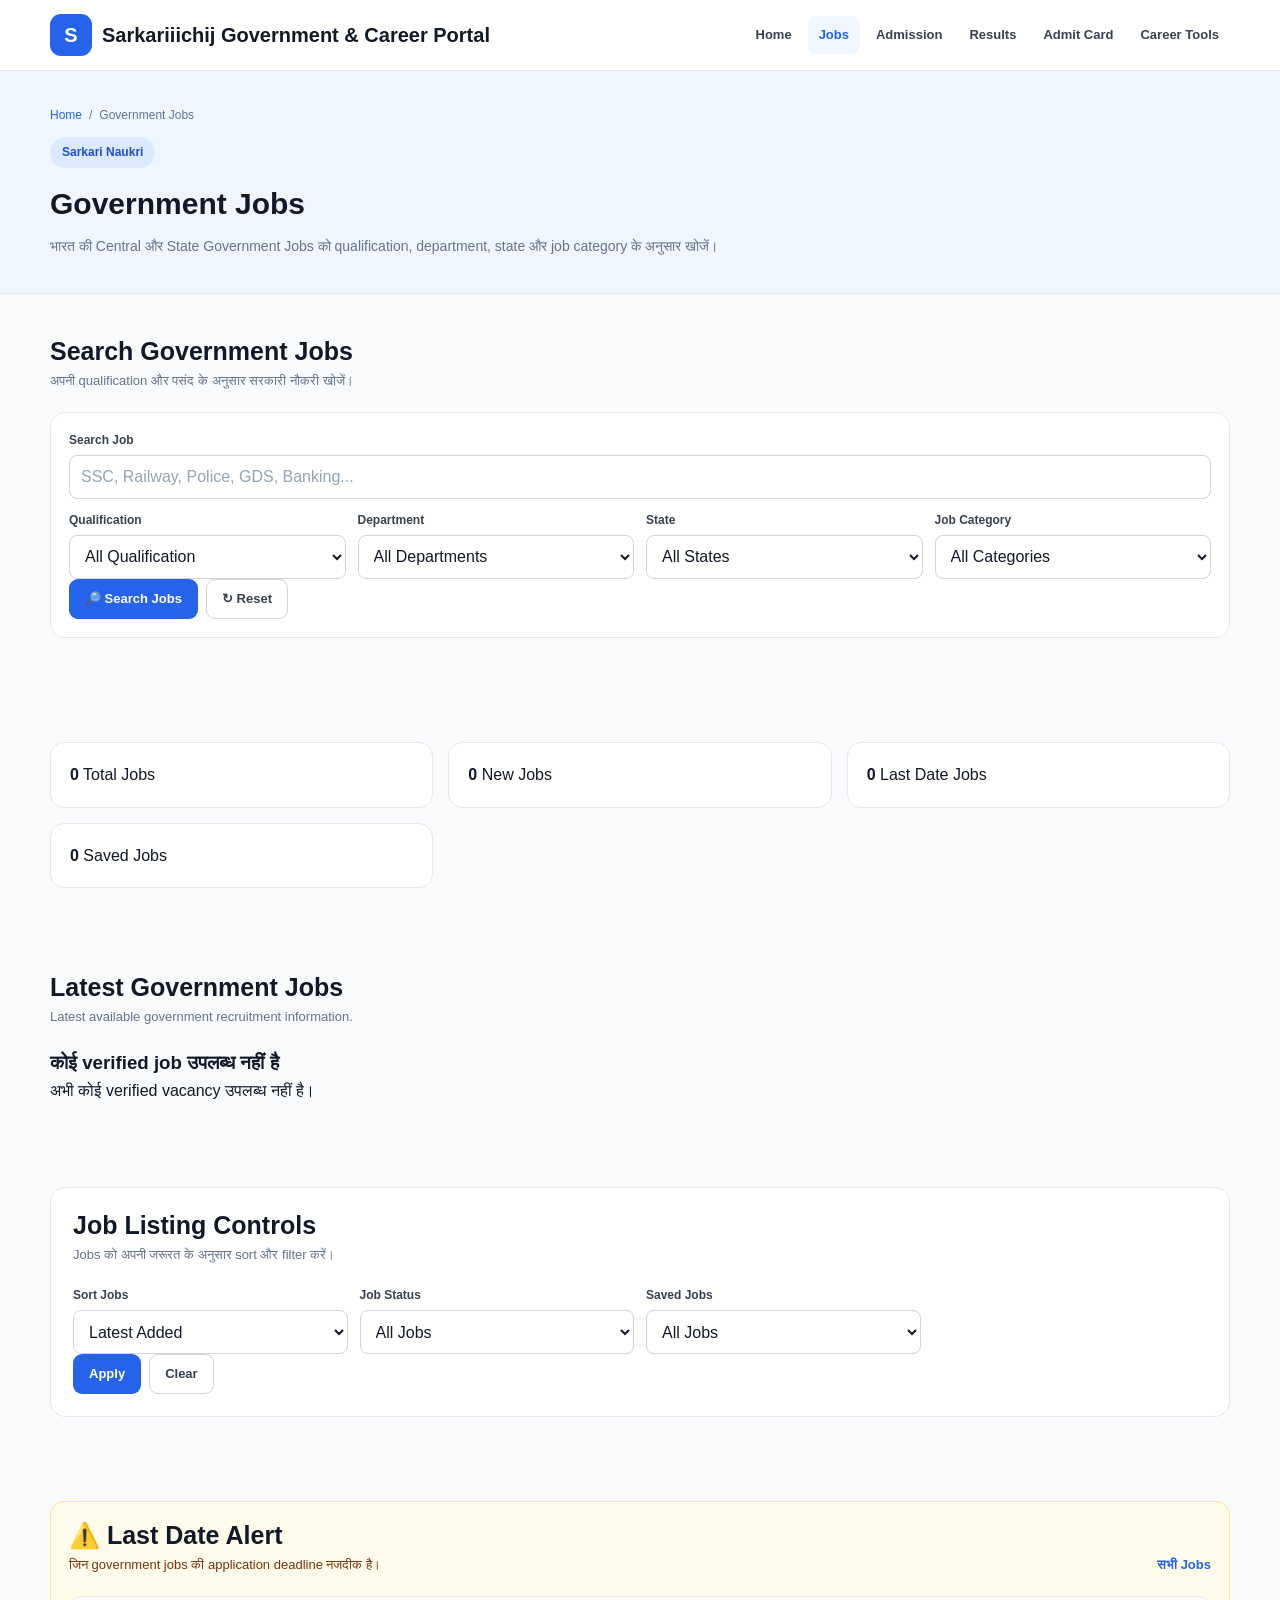
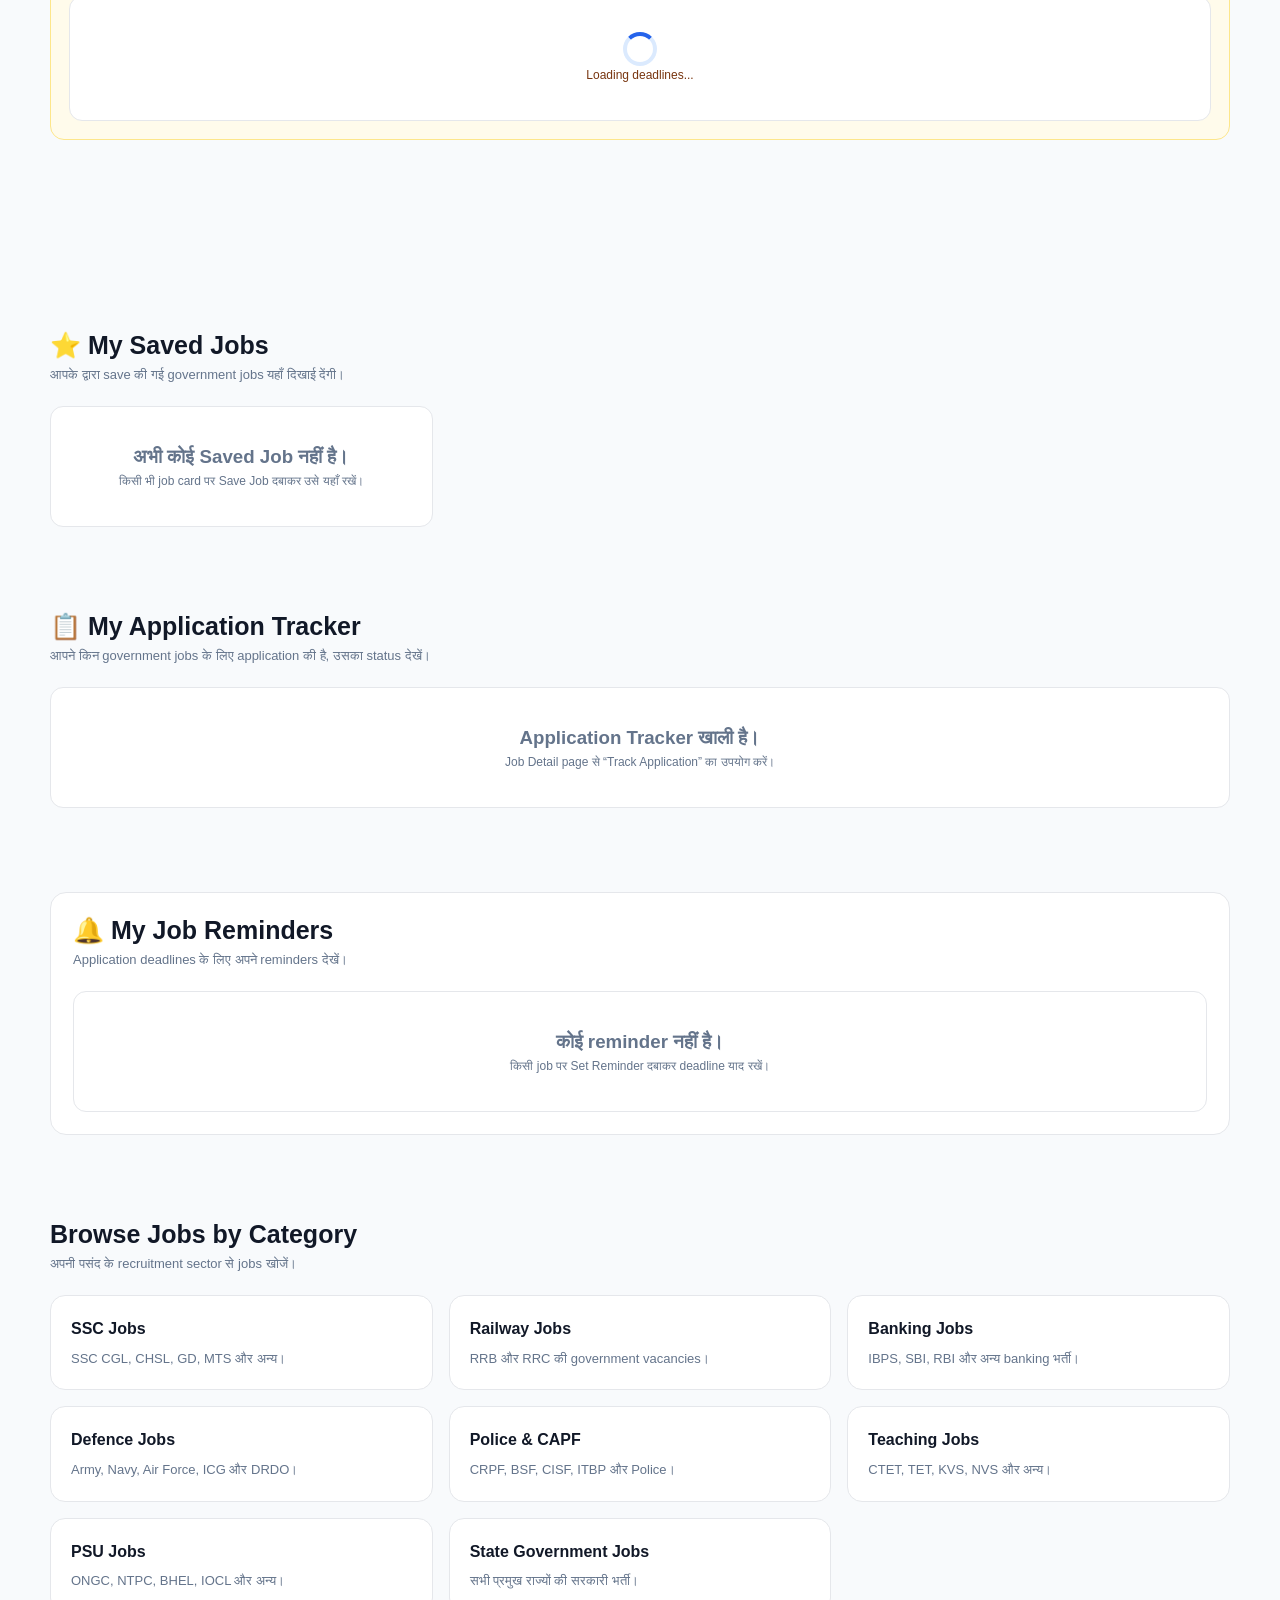
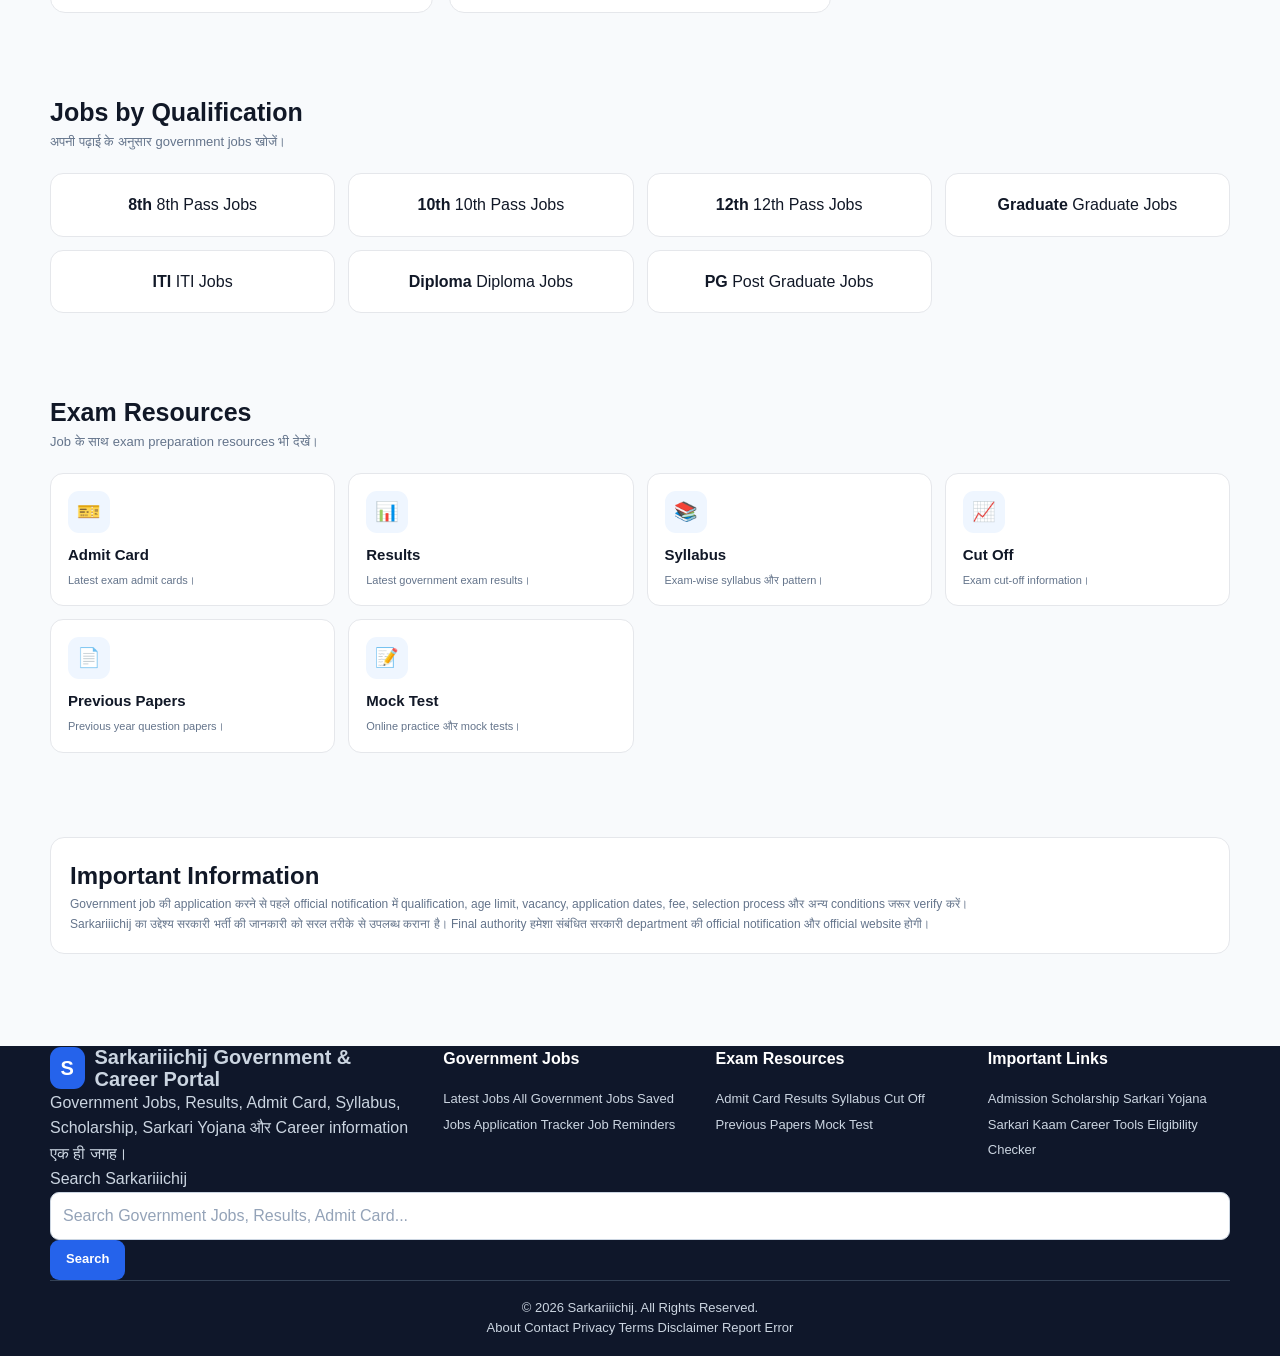
<file: jobs.html>
<!DOCTYPE html>
<html lang="hi">
<head>
    <meta charset="UTF-8">

    <meta
        name="viewport"
        content="width=device-width, initial-scale=1.0"
    >

    <meta
        name="description"
        content="Sarkariiichij पर Government Jobs, सरकारी भर्ती, vacancy, qualification, age limit, salary, application dates और official links खोजें।"
    >

    <meta
        name="keywords"
        content="Government Jobs, Sarkari Naukri, सरकारी नौकरी, SSC, Railway, Banking, Defence, Police, GDS, UP Government Jobs"
    >

    <meta
        name="theme-color"
        content="#0f172a"
    >

    <title>
        Government Jobs | Sarkariiichij
    </title>

    <link
        rel="stylesheet"
        href="style.css"
    >
</head>


<body>


<!-- =====================================================
     HEADER
     ===================================================== -->

<header class="site-header">

    <div class="container header-inner">

        <a
            href="index.html"
            class="brand"
            aria-label="Sarkariiichij Home"
        >

            <div class="brand-logo">
                S
            </div>

            <div class="brand-text">
                <strong>
                    Sarkariiichij
                </strong>

                <span>
                    Government & Career Portal
                </span>
            </div>

        </a>


        <nav
            class="main-nav"
            aria-label="Main Navigation"
        >

            <a href="index.html">
                Home
            </a>

            <a
                href="jobs.html"
                class="active"
            >
                Jobs
            </a>

            <a href="admission.html">
                Admission
            </a>

            <a href="results.html">
                Results
            </a>

            <a href="admit-card.html">
                Admit Card
            </a>

            <a href="career-tools.html">
                Career Tools
            </a>

        </nav>


        <button
            type="button"
            class="menu-toggle"
            aria-label="Open Menu"
            aria-expanded="false"
        >
            ☰
        </button>

    </div>

</header>



<!-- =====================================================
     MOBILE MENU
     ===================================================== -->

<div
    id="mobile-menu-overlay"
    class="mobile-menu-overlay"
    aria-hidden="true"
>

    <aside
        id="mobile-menu"
        class="mobile-menu"
    >

        <div class="mobile-menu-header">

            <strong>
                Sarkariiichij
            </strong>

            <button
                type="button"
                class="mobile-menu-close"
                aria-label="Close Menu"
            >
                ×
            </button>

        </div>


        <nav class="mobile-menu-nav">

            <a href="index.html">
                🏠 Home
            </a>

            <a href="jobs.html">
                💼 Government Jobs
            </a>

            <a href="admission.html">
                🎓 Admission
            </a>

            <a href="results.html">
                📊 Results
            </a>

            <a href="admit-card.html">
                🎫 Admit Card
            </a>

            <a href="syllabus.html">
                📚 Syllabus
            </a>

            <a href="cutoff.html">
                📈 Cut Off
            </a>

            <a href="papers.html">
                📄 Previous Papers
            </a>

            <a href="scholarship.html">
                🎓 Scholarship
            </a>

            <a href="yojana.html">
                🏛️ Sarkari Yojana
            </a>

            <a href="sarkari-kaam.html">
                🧾 Sarkari Kaam
            </a>

            <a href="career-tools.html">
                🧮 Career Tools
            </a>

            <a href="mock-test.html">
                📝 Mock Test
            </a>

        </nav>

    </aside>

</div>



<!-- =====================================================
     PAGE HERO
     ===================================================== -->

<section class="page-hero">

    <div class="container">

        <div class="breadcrumb">

            <a href="index.html">
                Home
            </a>

            <span>
                /
            </span>

            <span>
                Government Jobs
            </span>

        </div>


        <div class="page-hero-content">

            <span class="hero-badge">
                Sarkari Naukri
            </span>

            <h1>
                Government Jobs
            </h1>

            <p>
                भारत की Central और State Government
                Jobs को qualification, department,
                state और job category के अनुसार खोजें।
            </p>

        </div>

    </div>

</section>



<!-- =====================================================
     MAIN CONTENT
     ===================================================== -->

<main>


<!-- =====================================================
     SMART JOB SEARCH
     ===================================================== -->

<section class="section">

    <div class="container">

        <div class="section-header">

            <div>

                <h2 class="section-title">
                    Search Government Jobs
                </h2>

                <p class="section-subtitle">
                    अपनी qualification और पसंद के
                    अनुसार सरकारी नौकरी खोजें।
                </p>

            </div>

        </div>


        <div class="filter-box">

            <div class="filter-grid">


                <!-- SEARCH -->

                <div class="filter-group form-full">

                    <label for="job-search">
                        Search Job
                    </label>

                    <input
                        type="search"
                        id="job-search"
                        name="job-search"
                        class="form-control"
                        placeholder="SSC, Railway, Police, GDS, Banking..."
                        autocomplete="off"
                    >

                    <div
                        id="job-search-results"
                        class="search-results"
                    ></div>

                </div>



                <!-- QUALIFICATION -->

                <div class="filter-group">

                    <label for="job-qualification">
                        Qualification
                    </label>

                    <select
                        id="job-qualification"
                        name="qualification"
                        class="form-control"
                    >

                        <option value="">
                            All Qualification
                        </option>

                        <option value="8th">
                            8th Pass
                        </option>

                        <option value="10th">
                            10th Pass
                        </option>

                        <option value="12th">
                            12th Pass
                        </option>

                        <option value="graduate">
                            Graduate
                        </option>

                        <option value="iti">
                            ITI
                        </option>

                        <option value="diploma">
                            Diploma
                        </option>

                        <option value="postgraduate">
                            Post Graduate
                        </option>

                    </select>

                </div>



                <!-- DEPARTMENT -->

                <div class="filter-group">

                    <label for="job-department">
                        Department
                    </label>

                    <select
                        id="job-department"
                        name="department"
                        class="form-control"
                    >

                        <option value="">
                            All Departments
                        </option>

                        <option value="ssc">
                            SSC
                        </option>

                        <option value="railway">
                            Railway
                        </option>

                        <option value="banking">
                            Banking
                        </option>

                        <option value="india-post">
                            India Post
                        </option>

                        <option value="defence">
                            Defence
                        </option>

                        <option value="police">
                            Police
                        </option>

                        <option value="teaching">
                            Teaching
                        </option>

                        <option value="up-government">
                            UP Government
                        </option>

                        <option value="psu">
                            PSU
                        </option>

                        <option value="health">
                            Health & Medical
                        </option>

                        <option value="court">
                            Courts
                        </option>

                        <option value="university">
                            University / College
                        </option>

                        <option value="other">
                            Other Government
                        </option>

                    </select>

                </div>



                <!-- STATE -->

                <div class="filter-group">

                    <label for="job-state">
                        State
                    </label>

                    <select
                        id="job-state"
                        name="state"
                        class="form-control"
                    >

                        <option value="">
                            All States
                        </option>

                        <option value="all-india">
                            All India
                        </option>

                        <option value="uttar-pradesh">
                            Uttar Pradesh
                        </option>

                        <option value="bihar">
                            Bihar
                        </option>

                        <option value="jharkhand">
                            Jharkhand
                        </option>

                        <option value="madhya-pradesh">
                            Madhya Pradesh
                        </option>

                        <option value="rajasthan">
                            Rajasthan
                        </option>

                        <option value="delhi">
                            Delhi
                        </option>

                        <option value="maharashtra">
                            Maharashtra
                        </option>

                        <option value="west-bengal">
                            West Bengal
                        </option>

                        <option value="gujarat">
                            Gujarat
                        </option>

                        <option value="haryana">
                            Haryana
                        </option>

                        <option value="punjab">
                            Punjab
                        </option>

                        <option value="uttarakhand">
                            Uttarakhand
                        </option>

                        <option value="chhattisgarh">
                            Chhattisgarh
                        </option>

                        <option value="odisha">
                            Odisha
                        </option>

                        <option value="assam">
                            Assam
                        </option>

                        <option value="karnataka">
                            Karnataka
                        </option>

                        <option value="tamil-nadu">
                            Tamil Nadu
                        </option>

                        <option value="kerala">
                            Kerala
                        </option>

                        <option value="andhra-pradesh">
                            Andhra Pradesh
                        </option>

                        <option value="telangana">
                            Telangana
                        </option>

                    </select>

                </div>



                <!-- JOB TYPE -->

                <div class="filter-group">

                    <label for="job-category">
                        Job Category
                    </label>

                    <select
                        id="job-category"
                        name="category"
                        class="form-control"
                    >

                        <option value="">
                            All Categories
                        </option>

                        <option value="central">
                            Central Government
                        </option>

                        <option value="state">
                            State Government
                        </option>

                        <option value="railway">
                            Railway
                        </option>

                        <option value="banking">
                            Banking
                        </option>

                        <option value="defence">
                            Defence
                        </option>

                        <option value="police">
                            Police / CAPF
                        </option>

                        <option value="teaching">
                            Teaching
                        </option>

                        <option value="psu">
                            PSU
                        </option>

                        <option value="court">
                            Court
                        </option>

                        <option value="health">
                            Health
                        </option>

                        <option value="engineering">
                            Engineering
                        </option>

                        <option value="other">
                            Other
                        </option>

                    </select>

                </div>


            </div>



            <!-- FILTER BUTTONS -->

            <div class="filter-actions">

                <button
                    type="button"
                    id="apply-job-filters"
                    class="btn btn-primary"
                >
                    🔎 Search Jobs
                </button>


                <button
                    type="button"
                    id="reset-job-filters"
                    class="btn btn-secondary"
                >
                    ↻ Reset
                </button>

            </div>

        </div>

    </div>

</section>



<!-- =====================================================
     JOB STATISTICS
     ===================================================== -->

<section class="section section-light">

    <div class="container">

        <div class="info-grid">

            <div class="info-card">

                <strong
                    id="jobs-total-count"
                >
                    0
                </strong>

                <span>
                    Total Jobs
                </span>

            </div>


            <div class="info-card">

                <strong
                    id="jobs-new-count"
                >
                    0
                </strong>

                <span>
                    New Jobs
                </span>

            </div>


            <div class="info-card">

                <strong
                    id="jobs-last-date-count"
                >
                    0
                </strong>

                <span>
                    Last Date Jobs
                </span>

            </div>


            <div class="info-card">

                <strong
                    id="jobs-saved-count"
                >
                    0
                </strong>

                <span>
                    Saved Jobs
                </span>

            </div>

        </div>

    </div>

</section>



<!-- =====================================================
     JOB LIST
     ===================================================== -->

<section class="section">

    <div class="container">

        <div class="section-header">

            <div>

                <h2 class="section-title">
                    Latest Government Jobs
                </h2>

                <p
                    class="section-subtitle"
                    id="jobs-result-summary"
                >
                    Latest available government
                    recruitment information.
                </p>

            </div>

        </div>


        <div
            id="jobs-list"
            class="job-grid"
        >

            <div class="loading-box">

                <div class="spinner"></div>

                <p>
                    Jobs loading...
                </p>

            </div>

        </div>


        <div
            id="jobs-empty"
            class="empty-box"
            hidden
        >

            <h3>
                कोई Job नहीं मिली
            </h3>

            <p>
                Search या filters बदलकर
                दोबारा प्रयास करें।
            </p>

        </div>

    </div>

              </section>
              <!-- =====================================================
     JOB SORT & VIEW CONTROLS
     ===================================================== -->

<section class="section">

    <div class="container">

        <div class="form-card">

            <div class="section-header">

                <div>

                    <h2 class="section-title">
                        Job Listing Controls
                    </h2>

                    <p class="section-subtitle">
                        Jobs को अपनी जरूरत के अनुसार
                        sort और filter करें।
                    </p>

                </div>

            </div>


            <div class="filter-grid">

                <!-- SORT -->

                <div class="filter-group">

                    <label for="job-sort">
                        Sort Jobs
                    </label>

                    <select
                        id="job-sort"
                        class="form-control"
                    >

                        <option value="latest">
                            Latest Added
                        </option>

                        <option value="last-date">
                            Last Date
                        </option>

                        <option value="vacancy-high">
                            Vacancy: High to Low
                        </option>

                        <option value="salary-high">
                            Salary: High to Low
                        </option>

                        <option value="name">
                            Job Name
                        </option>

                    </select>

                </div>


                <!-- JOB STATUS -->

                <div class="filter-group">

                    <label for="job-status-filter">
                        Job Status
                    </label>

                    <select
                        id="job-status-filter"
                        class="form-control"
                    >

                        <option value="">
                            All Jobs
                        </option>

                        <option value="open">
                            Application Open
                        </option>

                        <option value="closing-soon">
                            Closing Soon
                        </option>

                        <option value="upcoming">
                            Upcoming
                        </option>

                        <option value="closed">
                            Application Closed
                        </option>

                    </select>

                </div>


                <!-- SAVED -->

                <div class="filter-group">

                    <label for="saved-job-filter">
                        Saved Jobs
                    </label>

                    <select
                        id="saved-job-filter"
                        class="form-control"
                    >

                        <option value="all">
                            All Jobs
                        </option>

                        <option value="saved">
                            Only Saved Jobs
                        </option>

                        <option value="not-saved">
                            Not Saved
                        </option>

                    </select>

                </div>

            </div>


            <div class="filter-actions">

                <button
                    type="button"
                    id="apply-advanced-job-filters"
                    class="btn btn-primary"
                >
                    Apply
                </button>

                <button
                    type="button"
                    id="clear-advanced-job-filters"
                    class="btn btn-secondary"
                >
                    Clear
                </button>

            </div>

        </div>

    </div>

</section>



<!-- =====================================================
     LAST DATE ALERT
     ===================================================== -->

<section class="section">

    <div class="container">

        <div class="last-date-box">

            <div class="section-header">

                <div>

                    <h2 class="section-title">
                        ⚠️ Last Date Alert
                    </h2>

                    <p class="section-subtitle">
                        जिन government jobs की application
                        deadline नजदीक है।
                    </p>

                </div>

                <a
                    href="#jobs-list"
                    class="section-link"
                >
                    सभी Jobs
                </a>

            </div>


            <div
                id="job-last-date-list"
                class="last-date-list"
            >

                <div class="loading-box">

                    <div class="spinner"></div>

                    <p>
                        Loading deadlines...
                    </p>

                </div>

            </div>

        </div>

    </div>

</section>



<!-- =====================================================
     JOB CARDS CONTAINER
     ===================================================== -->

<section
    id="all-government-jobs"
    class="section"
>

    <div class="container">

        <div
            id="jobs-grid"
            class="job-grid"
        >

            <!--
                JavaScript job cards
                यहाँ automatically render होंगे।
            -->

        </div>


        <!-- NO RESULTS -->

        <div
            id="no-job-results"
            class="empty-box"
            hidden
        >

            <h3>
                कोई matching government job नहीं मिली।
            </h3>

            <p>
                Qualification, State या Department
                filter बदलकर फिर कोशिश करें।
            </p>

            <button
                type="button"
                id="no-results-reset"
                class="btn btn-primary"
            >
                Reset Filters
            </button>

        </div>


        <!-- PAGINATION -->

        <div
            id="jobs-pagination"
            class="pagination"
        >

        </div>

    </div>

</section>



<!-- =====================================================
     SAVED JOBS
     ===================================================== -->

<section
    id="saved-jobs-section"
    class="section section-light"
>

    <div class="container">

        <div class="section-header">

            <div>

                <h2 class="section-title">
                    ⭐ My Saved Jobs
                </h2>

                <p class="section-subtitle">
                    आपके द्वारा save की गई government
                    jobs यहाँ दिखाई देंगी।
                </p>

            </div>

        </div>


        <div
            id="saved-jobs-list"
            class="job-grid"
        >

            <div class="empty-box">

                <h3>
                    अभी कोई Saved Job नहीं है।
                </h3>

                <p>
                    किसी भी job card पर
                    Save Job दबाकर उसे यहाँ रखें।
                </p>

            </div>

        </div>

    </div>

</section>



<!-- =====================================================
     APPLICATION TRACKER
     ===================================================== -->

<section
    id="application-tracker-section"
    class="section"
>

    <div class="container">

        <div class="section-header">

            <div>

                <h2 class="section-title">
                    📋 My Application Tracker
                </h2>

                <p class="section-subtitle">
                    आपने किन government jobs के लिए
                    application की है, उसका status देखें।
                </p>

            </div>

        </div>


        <div
            id="application-tracker-list"
            class="tracker-list"
        >

            <div class="empty-box">

                <h3>
                    Application Tracker खाली है।
                </h3>

                <p>
                    Job Detail page से
                    “Track Application” का उपयोग करें।
                </p>

            </div>

        </div>

    </div>

</section>



<!-- =====================================================
     JOB REMINDERS
     ===================================================== -->

<section
    id="job-reminders-section"
    class="section section-light"
>

    <div class="container">

        <div class="reminder-box">

            <div class="section-header">

                <div>

                    <h2 class="section-title">
                        🔔 My Job Reminders
                    </h2>

                    <p class="section-subtitle">
                        Application deadlines के लिए
                        अपने reminders देखें।
                    </p>

                </div>

            </div>


            <div
                id="job-reminders-list"
                class="reminder-list"
            >

                <div class="empty-box">

                    <h3>
                        कोई reminder नहीं है।
                    </h3>

                    <p>
                        किसी job पर Set Reminder
                        दबाकर deadline याद रखें।
                    </p>

                </div>

            </div>

        </div>

    </div>

</section>



<!-- =====================================================
     JOB CATEGORIES
     ===================================================== -->

<section class="section">

    <div class="container">

        <div class="section-header">

            <div>

                <h2 class="section-title">
                    Browse Jobs by Category
                </h2>

                <p class="section-subtitle">
                    अपनी पसंद के recruitment sector
                    से jobs खोजें।
                </p>

            </div>

        </div>


        <div class="card-grid">


            <a
                href="#jobs-list"
                class="card"
                data-job-category-link="ssc"
            >

                <h3>
                    SSC Jobs
                </h3>

                <p>
                    SSC CGL, CHSL, GD, MTS और अन्य।
                </p>

            </a>


            <a
                href="#jobs-list"
                class="card"
                data-job-category-link="railway"
            >

                <h3>
                    Railway Jobs
                </h3>

                <p>
                    RRB और RRC की government vacancies।
                </p>

            </a>


            <a
                href="#jobs-list"
                class="card"
                data-job-category-link="banking"
            >

                <h3>
                    Banking Jobs
                </h3>

                <p>
                    IBPS, SBI, RBI और अन्य banking भर्ती।
                </p>

            </a>


            <a
                href="#jobs-list"
                class="card"
                data-job-category-link="defence"
            >

                <h3>
                    Defence Jobs
                </h3>

                <p>
                    Army, Navy, Air Force, ICG और DRDO।
                </p>

            </a>


            <a
                href="#jobs-list"
                class="card"
                data-job-category-link="police"
            >

                <h3>
                    Police & CAPF
                </h3>

                <p>
                    CRPF, BSF, CISF, ITBP और Police।
                </p>

            </a>


            <a
                href="#jobs-list"
                class="card"
                data-job-category-link="teaching"
            >

                <h3>
                    Teaching Jobs
                </h3>

                <p>
                    CTET, TET, KVS, NVS और अन्य।
                </p>

            </a>


            <a
                href="#jobs-list"
                class="card"
                data-job-category-link="psu"
            >

                <h3>
                    PSU Jobs
                </h3>

                <p>
                    ONGC, NTPC, BHEL, IOCL और अन्य।
                </p>

            </a>


            <a
                href="#jobs-list"
                class="card"
                data-job-category-link="state"
            >

                <h3>
                    State Government Jobs
                </h3>

                <p>
                    सभी प्रमुख राज्यों की सरकारी भर्ती।
                </p>

            </a>


        </div>

    </div>

</section>



<!-- =====================================================
     QUALIFICATION-WISE JOBS
     ===================================================== -->

<section class="section section-light">

    <div class="container">

        <div class="section-header">

            <div>

                <h2 class="section-title">
                    Jobs by Qualification
                </h2>

                <p class="section-subtitle">
                    अपनी पढ़ाई के अनुसार government jobs
                    खोजें।
                </p>

            </div>

        </div>


        <div class="qualification-grid">


            <a
                href="#jobs-list"
                class="qualification-card"
                data-qualification-link="8th"
            >

                <strong>
                    8th
                </strong>

                <span>
                    8th Pass Jobs
                </span>

            </a>


            <a
                href="#jobs-list"
                class="qualification-card"
                data-qualification-link="10th"
            >

                <strong>
                    10th
                </strong>

                <span>
                    10th Pass Jobs
                </span>

            </a>


            <a
                href="#jobs-list"
                class="qualification-card"
                data-qualification-link="12th"
            >

                <strong>
                    12th
                </strong>

                <span>
                    12th Pass Jobs
                </span>

            </a>


            <a
                href="#jobs-list"
                class="qualification-card"
                data-qualification-link="graduate"
            >

                <strong>
                    Graduate
                </strong>

                <span>
                    Graduate Jobs
                </span>

            </a>


            <a
                href="#jobs-list"
                class="qualification-card"
                data-qualification-link="iti"
            >

                <strong>
                    ITI
                </strong>

                <span>
                    ITI Jobs
                </span>

            </a>


            <a
                href="#jobs-list"
                class="qualification-card"
                data-qualification-link="diploma"
            >

                <strong>
                    Diploma
                </strong>

                <span>
                    Diploma Jobs
                </span>

            </a>


            <a
                href="#jobs-list"
                class="qualification-card"
                data-qualification-link="postgraduate"
            >

                <strong>
                    PG
                </strong>

                <span>
                    Post Graduate Jobs
                </span>

            </a>

        </div>

    </div>

</section>



<!-- =====================================================
     QUICK RESOURCE LINKS
     ===================================================== -->

<section class="section">

    <div class="container">

        <div class="section-header">

            <div>

                <h2 class="section-title">
                    Exam Resources
                </h2>

                <p class="section-subtitle">
                    Job के साथ exam preparation resources
                    भी देखें।
                </p>

            </div>

        </div>


        <div class="resource-grid">


            <a
                href="admit-card.html"
                class="resource-card"
            >

                <div class="service-icon">
                    🎫
                </div>

                <h3>
                    Admit Card
                </h3>

                <p>
                    Latest exam admit cards।
                </p>

            </a>


            <a
                href="results.html"
                class="resource-card"
            >

                <div class="service-icon">
                    📊
                </div>

                <h3>
                    Results
                </h3>

                <p>
                    Latest government exam results।
                </p>

            </a>


            <a
                href="syllabus.html"
                class="resource-card"
            >

                <div class="service-icon">
                    📚
                </div>

                <h3>
                    Syllabus
                </h3>

                <p>
                    Exam-wise syllabus और pattern।
                </p>

            </a>


            <a
                href="cutoff.html"
                class="resource-card"
            >

                <div class="service-icon">
                    📈
                </div>

                <h3>
                    Cut Off
                </h3>

                <p>
                    Exam cut-off information।
                </p>

            </a>


            <a
                href="papers.html"
                class="resource-card"
            >

                <div class="service-icon">
                    📄
                </div>

                <h3>
                    Previous Papers
                </h3>

                <p>
                    Previous year question papers।
                </p>

            </a>


            <a
                href="mock-test.html"
                class="resource-card"
            >

                <div class="service-icon">
                    📝
                </div>

                <h3>
                    Mock Test
                </h3>

                <p>
                    Online practice और mock tests।
                </p>

            </a>


        </div>

    </div>

</section>



<!-- =====================================================
     IMPORTANT NOTICE
     ===================================================== -->

<section class="section section-light">

    <div class="container">

        <div class="info-card">

            <h2>
                Important Information
            </h2>

            <p>
                Government job की application करने से
                पहले official notification में
                qualification, age limit, vacancy,
                application dates, fee, selection
                process और अन्य conditions जरूर verify करें।
            </p>

            <p>
                Sarkariiichij का उद्देश्य सरकारी
                भर्ती की जानकारी को सरल तरीके से
                उपलब्ध कराना है। Final authority हमेशा
                संबंधित सरकारी department की official
                notification और official website होगी।
            </p>

        </div>

    </div>

</section>



<!-- =====================================================
     BACK TO TOP
     ===================================================== -->
<button

type="button"

id="back-to-top"

class="back-to-top"

aria-label="Back to top"

>

↑

</button>
<!-- =====================================================
     JOB PAGE FOOTER
     ===================================================== -->

<footer class="site-footer">

    <div class="container">

        <div class="footer-grid">


            <!-- BRAND -->

            <div class="footer-column">

                <a
                    href="index.html"
                    class="brand"
                >

                    <div class="brand-logo">
                        S
                    </div>

                    <div class="brand-text">

                        <strong>
                            Sarkariiichij
                        </strong>

                        <span>
                            Government & Career Portal
                        </span>

                    </div>

                </a>


                <p>
                    Government Jobs, Results, Admit Card,
                    Syllabus, Scholarship, Sarkari Yojana
                    और Career information एक ही जगह।
                </p>

            </div>



            <!-- JOB LINKS -->

            <div class="footer-column">

                <h3>
                    Government Jobs
                </h3>

                <a href="jobs.html">
                    Latest Jobs
                </a>

                <a href="jobs.html#all-government-jobs">
                    All Government Jobs
                </a>

                <a href="jobs.html#saved-jobs-section">
                    Saved Jobs
                </a>

                <a href="jobs.html#application-tracker-section">
                    Application Tracker
                </a>

                <a href="jobs.html#job-reminders-section">
                    Job Reminders
                </a>

            </div>



            <!-- EXAM RESOURCES -->

            <div class="footer-column">

                <h3>
                    Exam Resources
                </h3>

                <a href="admit-card.html">
                    Admit Card
                </a>

                <a href="results.html">
                    Results
                </a>

                <a href="syllabus.html">
                    Syllabus
                </a>

                <a href="cutoff.html">
                    Cut Off
                </a>

                <a href="papers.html">
                    Previous Papers
                </a>

                <a href="mock-test.html">
                    Mock Test
                </a>

            </div>



            <!-- IMPORTANT LINKS -->

            <div class="footer-column">

                <h3>
                    Important Links
                </h3>

                <a href="admission.html">
                    Admission
                </a>

                <a href="scholarship.html">
                    Scholarship
                </a>

                <a href="yojana.html">
                    Sarkari Yojana
                </a>

                <a href="sarkari-kaam.html">
                    Sarkari Kaam
                </a>

                <a href="career-tools.html">
                    Career Tools
                </a>

                <a href="eligibility.html">
                    Eligibility Checker
                </a>

            </div>

        </div>



        <!-- FOOTER SEARCH -->

        <div class="footer-search">

            <form
                id="footer-search-form"
                action="index.html"
                method="get"
            >

                <label
                    for="footer-search-input"
                    class="sr-only"
                >
                    Search Sarkariiichij
                </label>

                <input
                    type="search"
                    id="footer-search-input"
                    name="q"
                    placeholder="Search Government Jobs, Results, Admit Card..."
                >

                <button
                    type="submit"
                    class="btn btn-primary"
                >
                    Search
                </button>

            </form>

        </div>



        <!-- FOOTER BOTTOM -->

        <div class="footer-bottom">

            <p>
                ©
                <span id="current-year">
                    2026
                </span>
                Sarkariiichij. All Rights Reserved.
            </p>


            <div class="footer-bottom-links">

                <a href="#">
                    About
                </a>

                <a href="#">
                    Contact
                </a>

                <a href="#">
                    Privacy
                </a>

                <a href="#">
                    Terms
                </a>

                <a href="#">
                    Disclaimer
                </a>

                <a href="#">
                    Report Error
                </a>

            </div>

        </div>

    </div>

</footer>



<!-- =====================================================
     MOBILE BOTTOM NAVIGATION
     ===================================================== -->

<nav
    class="mobile-bottom-nav"
    aria-label="Mobile Navigation"
>

    <a
        href="index.html"
        class="mobile-bottom-item"
    >

        <span>
            🏠
        </span>

        <small>
            Home
        </small>

    </a>


    <a
        href="jobs.html"
        class="mobile-bottom-item active"
    >

        <span>
            💼
        </span>

        <small>
            Jobs
        </small>

    </a>


    <a
        href="results.html"
        class="mobile-bottom-item"
    >

        <span>
            📊
        </span>

        <small>
            Results
        </small>

    </a>


    <a
        href="admit-card.html"
        class="mobile-bottom-item"
    >

        <span>
            🎫
        </span>

        <small>
            Admit
        </small>

    </a>


    <button
        type="button"
        class="mobile-bottom-item"
        data-open-mobile-menu
    >

        <span>
            ☰
        </span>

        <small>
            Menu
        </small>

    </button>

</nav>



<!-- =====================================================
     GLOBAL MODAL
     ===================================================== -->

<div
    id="global-modal"
    class="modal-overlay"
    aria-hidden="true"
>

    <div
        class="modal"
        role="dialog"
        aria-modal="true"
        aria-labelledby="modal-title"
    >

        <div class="modal-header">

            <h2 id="modal-title">
                Sarkariiichij
            </h2>

            <button
                type="button"
                class="modal-close"
                aria-label="Close"
            >
                ×
            </button>

        </div>


        <div
            id="modal-content"
            class="modal-content"
        >

        </div>

    </div>

</div>



<!-- =====================================================
     NOTIFICATION PANEL
     ===================================================== -->

<div
    id="notification-panel"
    class="notification-panel"
    aria-hidden="true"
>

    <div class="notification-header">

        <h2>
            Notifications
        </h2>

        <button
            type="button"
            id="close-notifications"
            class="notification-close"
            aria-label="Close Notifications"
        >
            ×
        </button>

    </div>


    <div
        id="notification-list"
        class="notification-list"
    >

        <div class="empty-box">

            <h3>
                No notifications
            </h3>

            <p>
                New updates यहाँ दिखाई देंगी।
            </p>

        </div>

    </div>

</div>



<!-- =====================================================
     TOAST CONTAINER
     ===================================================== -->

<div
    id="toast-container"
    class="toast-container"
    aria-live="polite"
    aria-atomic="true"
>
</div>



<!-- =====================================================
     PAGE LOADING OVERLAY
     ===================================================== -->

<div
    id="page-loading"
    class="page-loading"
    hidden
>

    <div class="loading-box">

        <div class="spinner"></div>

        <p>
            Please wait...
        </p>

    </div>

</div>



<!-- =====================================================
     GLOBAL PAGE DATA
     ===================================================== -->

<script>

    /*
     * jobs.html uses the existing
     * Sarkariiichij global JavaScript system.
     *
     * script.js contains:
     * - Job database
     * - Search
     * - Filters
     * - Save Job
     * - Reminder
     * - Application Tracker
     * - Job Details
     * - Official links
     * - Related resources
     */

    window.SarkariiChijPage = {

        page:
            "jobs",

        type:
            "government-jobs",

        initialized:
            false

    };

</script>


<!-- =====================================================
     MAIN JAVASCRIPT
     ===================================================== -->

<script
    src="script.js"
    defer
></script>

</body>
  </html>
</file>
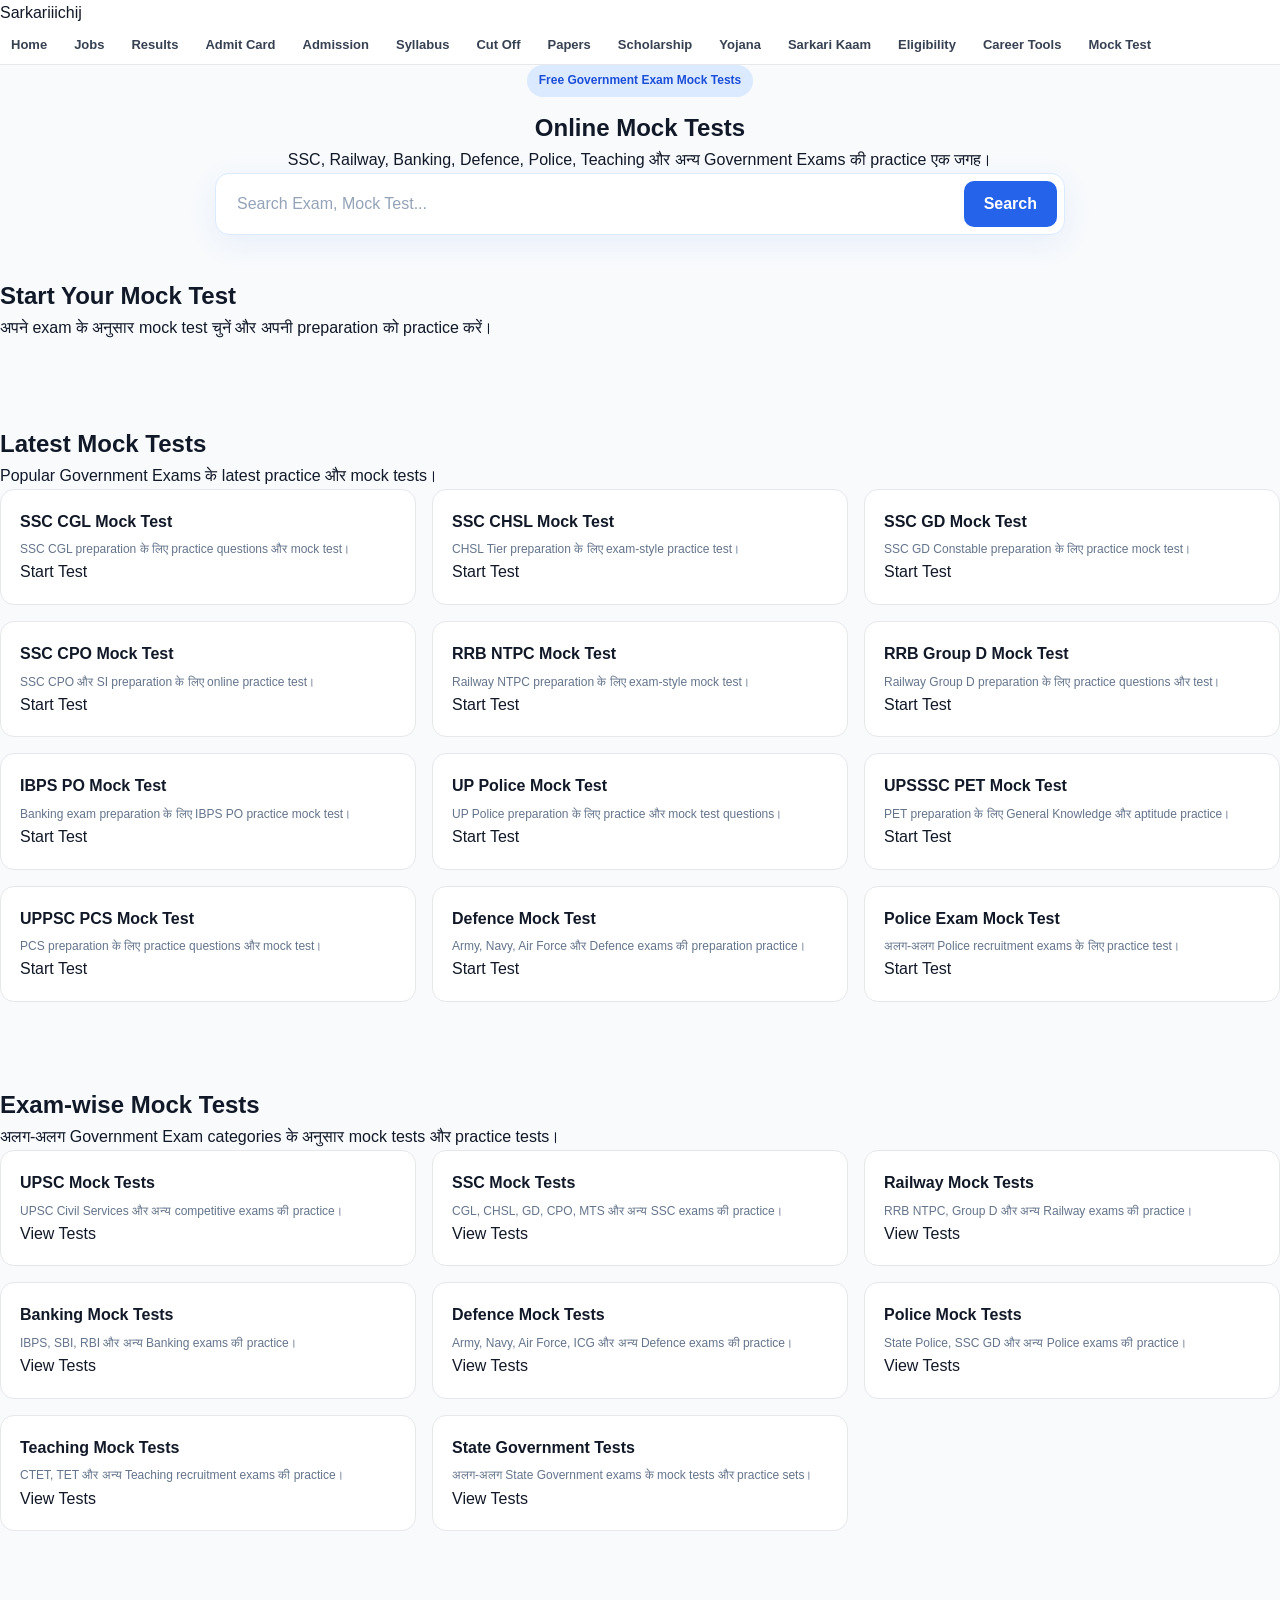
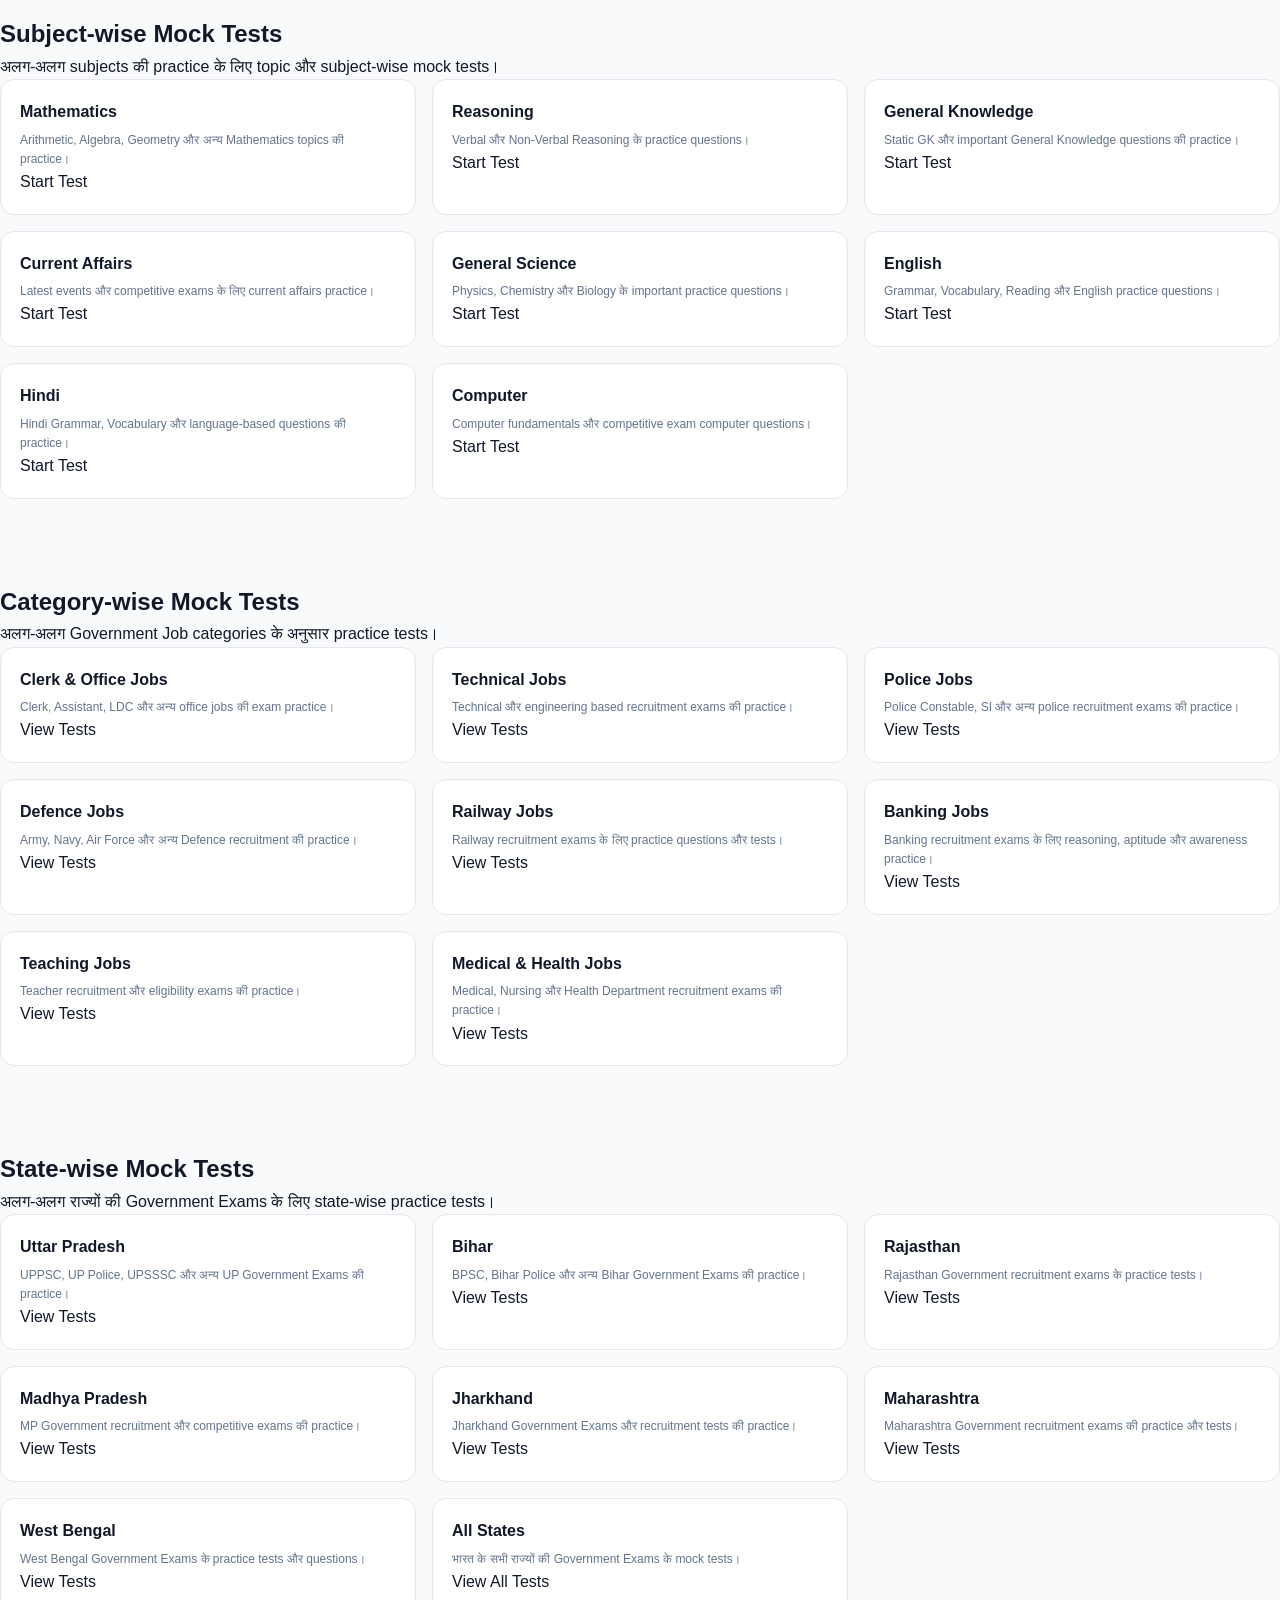
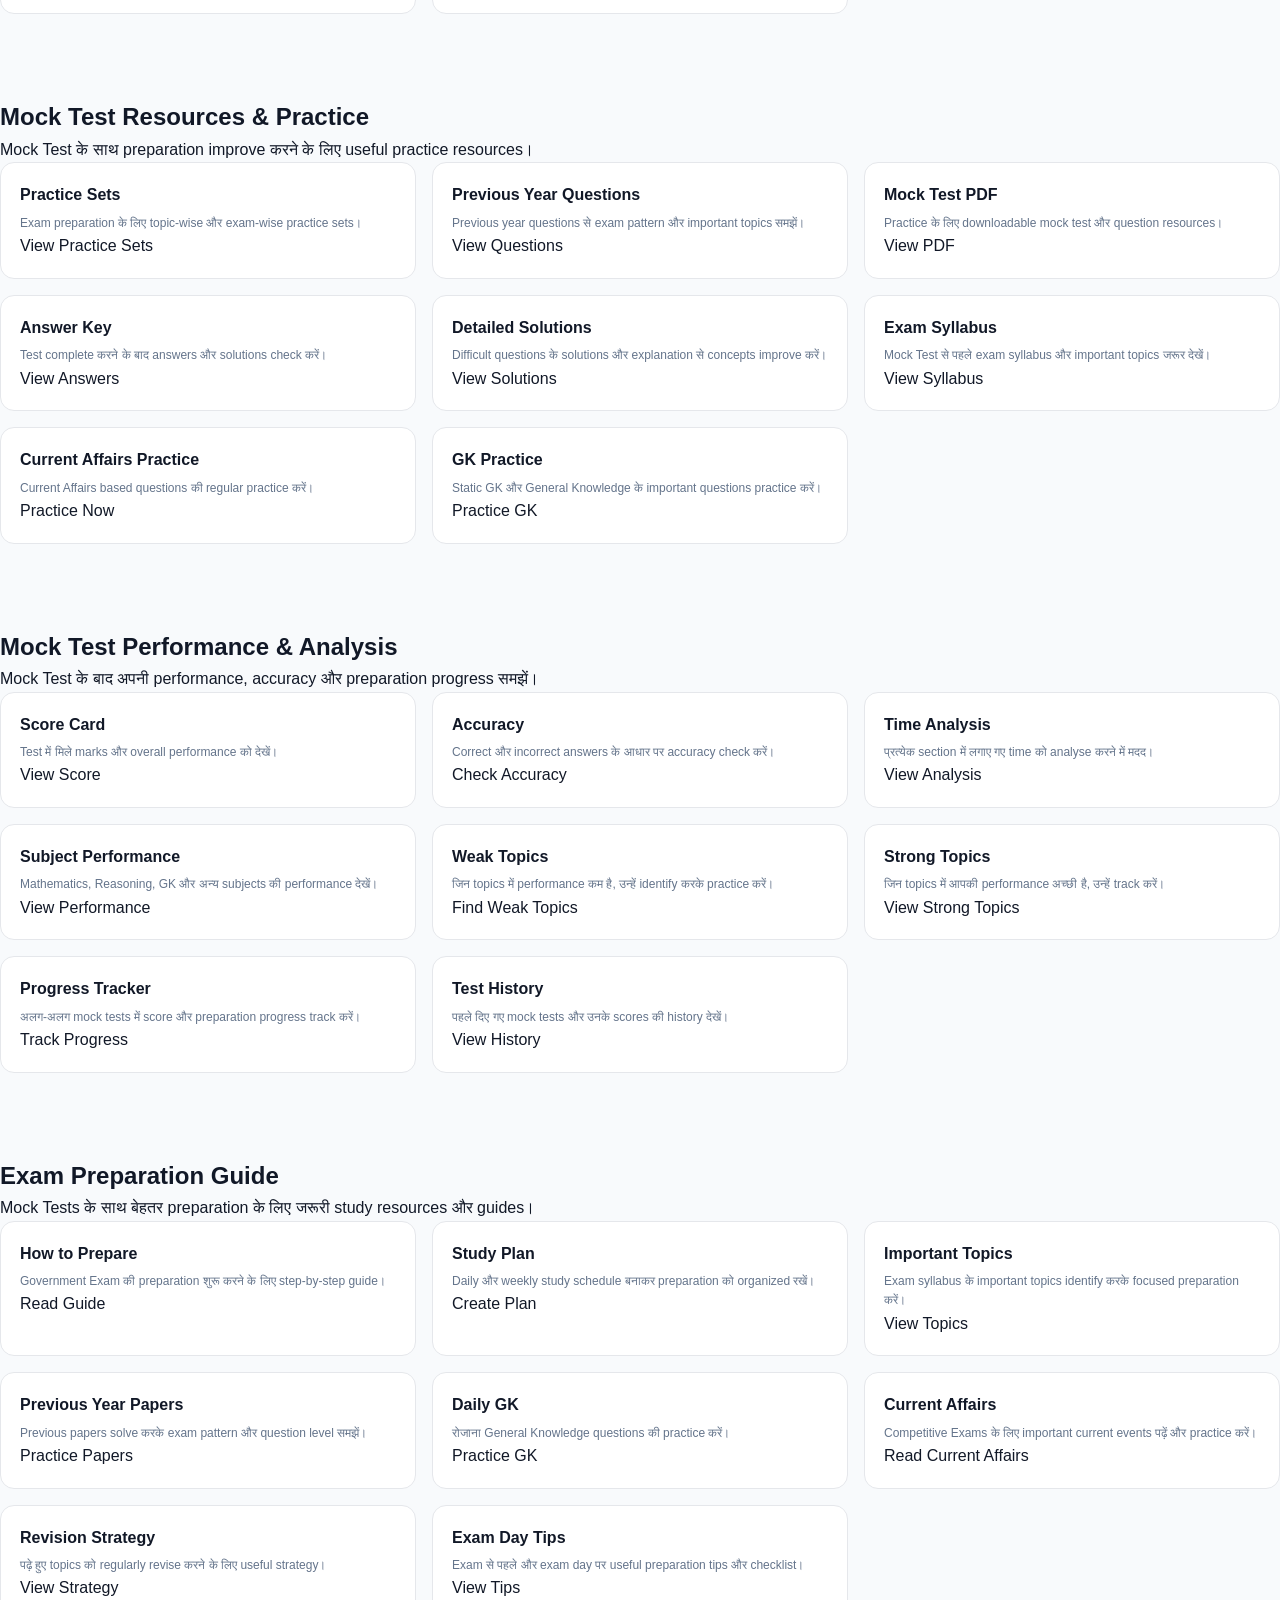
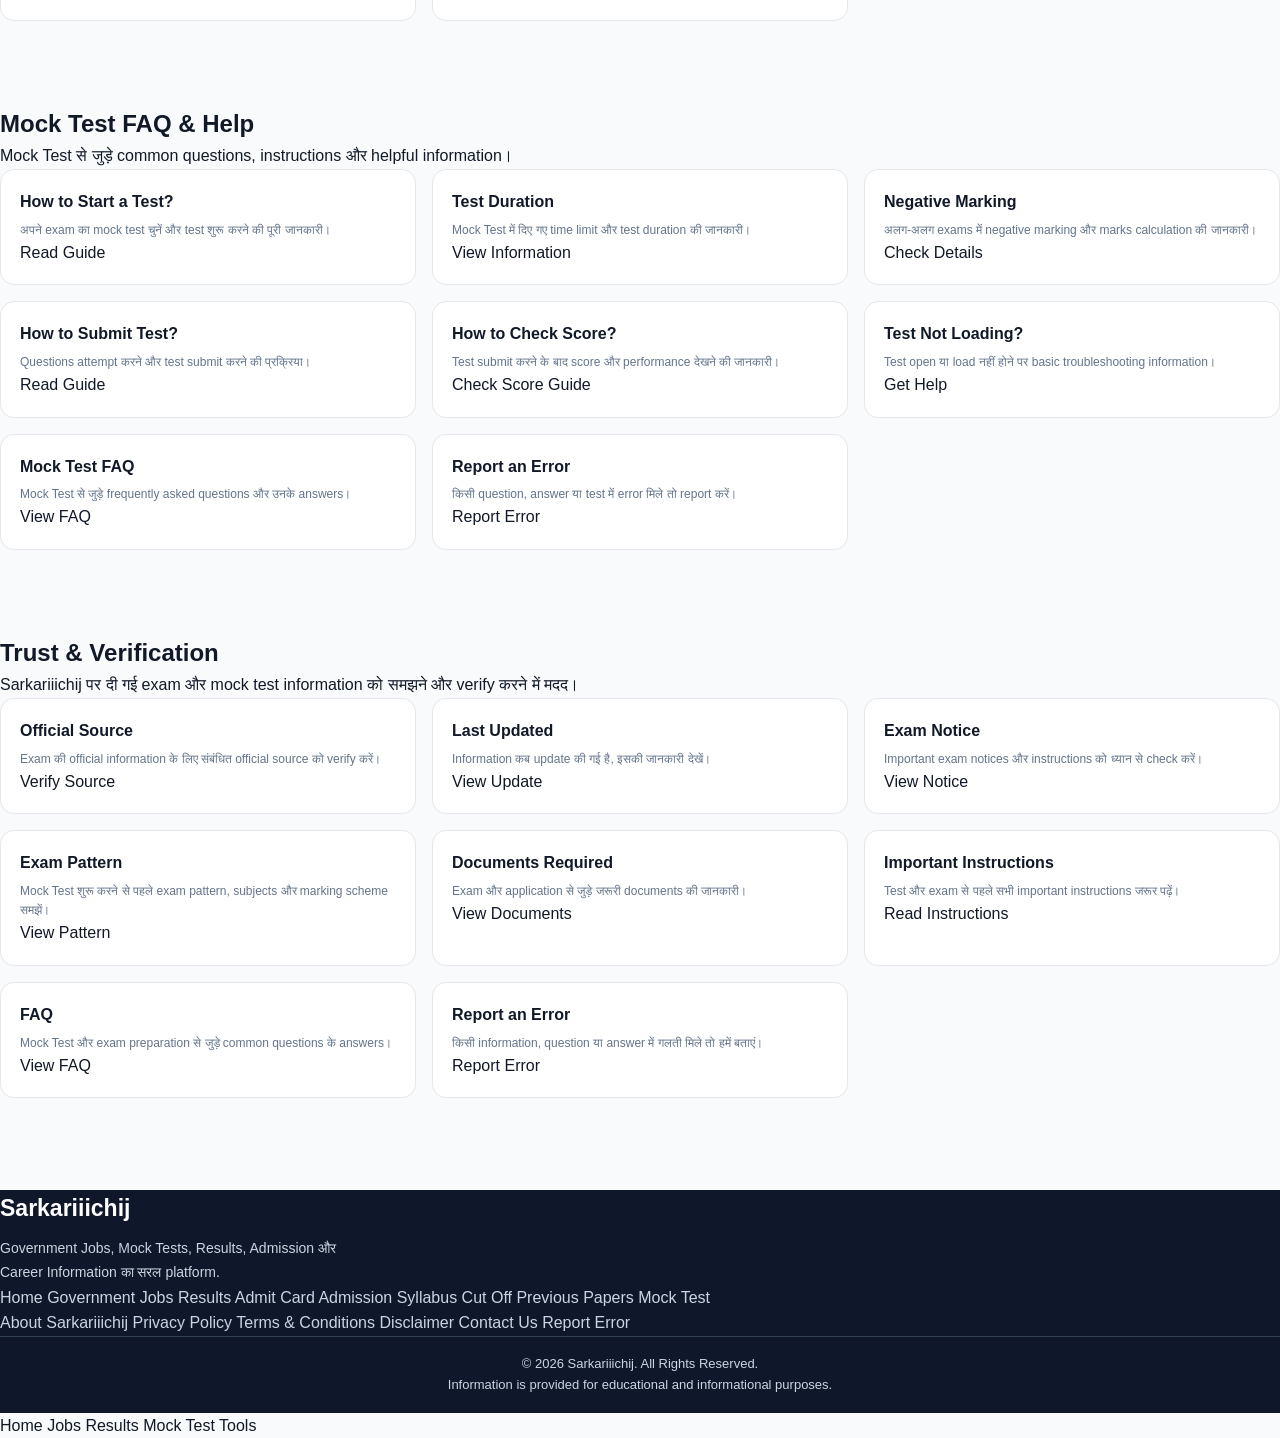
<file: mock-test.html>
<!DOCTYPE html>
<html lang="en">

<head>

  <meta charset="UTF-8">
  <meta name="viewport" content="width=device-width, initial-scale=1.0">

  <title>Mock Test – Sarkariiichij</title>

  <meta
    name="description"
    content="Free Government Exam Mock Tests, Practice Tests, Online Tests and Exam Preparation on Sarkariiichij."
  >

  <link rel="stylesheet" href="style.css">

</head>

<body>


  <!-- HEADER -->
  <header class="site-header">

    <div class="logo">
      <a href="index.html">Sarkariiichij</a>
    </div>

    <nav class="main-nav">

      <a href="index.html">Home</a>
      <a href="jobs.html">Jobs</a>
      <a href="results.html">Results</a>
      <a href="admit-card.html">Admit Card</a>
      <a href="admission.html">Admission</a>
      <a href="syllabus.html">Syllabus</a>
      <a href="cutoff.html">Cut Off</a>
      <a href="papers.html">Papers</a>
      <a href="scholarship.html">Scholarship</a>
      <a href="yojana.html">Yojana</a>
      <a href="sarkari-kaam.html">Sarkari Kaam</a>
      <a href="eligibility.html">Eligibility</a>
      <a href="career-tools.html">Career Tools</a>
      <a href="mock-test.html">Mock Test</a>

    </nav>

  </header>


  <!-- HERO -->
  <section class="hero-section">

    <div class="hero-content">

      <span class="hero-badge">
        Free Government Exam Mock Tests
      </span>

      <h1>
        Online Mock Tests
      </h1>

      <p>
        SSC, Railway, Banking, Defence, Police,
        Teaching और अन्य Government Exams की
        practice एक जगह।
      </p>

      <div class="search-box">

        <input
          type="search"
          id="mockSearch"
          placeholder="Search Exam, Mock Test..."
        >

        <button type="button">
          Search
        </button>

      </div>

    </div>

  </section>


  <!-- INTRO -->
  <section class="section">

    <div class="section-heading">

      <h2>
        Start Your Mock Test
      </h2>

      <p>
        अपने exam के अनुसार mock test चुनें
        और अपनी preparation को practice करें।
      </p>

    </div>

  </section>
  <!-- LATEST MOCK TESTS -->
<section class="section">

  <div class="section-heading">

    <h2>Latest Mock Tests</h2>

    <p>
      Popular Government Exams के latest
      practice और mock tests।
    </p>

  </div>


  <div class="card-grid">


    <div class="info-card">

      <h3>SSC CGL Mock Test</h3>

      <p>
        SSC CGL preparation के लिए
        practice questions और mock test।
      </p>

      <a href="#">
        Start Test
      </a>

    </div>


    <div class="info-card">

      <h3>SSC CHSL Mock Test</h3>

      <p>
        CHSL Tier preparation के लिए
        exam-style practice test।
      </p>

      <a href="#">
        Start Test
      </a>

    </div>


    <div class="info-card">

      <h3>SSC GD Mock Test</h3>

      <p>
        SSC GD Constable preparation के लिए
        practice mock test।
      </p>

      <a href="#">
        Start Test
      </a>

    </div>


    <div class="info-card">

      <h3>SSC CPO Mock Test</h3>

      <p>
        SSC CPO और SI preparation के लिए
        online practice test।
      </p>

      <a href="#">
        Start Test
      </a>

    </div>


    <div class="info-card">

      <h3>RRB NTPC Mock Test</h3>

      <p>
        Railway NTPC preparation के लिए
        exam-style mock test।
      </p>

      <a href="#">
        Start Test
      </a>

    </div>


    <div class="info-card">

      <h3>RRB Group D Mock Test</h3>

      <p>
        Railway Group D preparation के लिए
        practice questions और test।
      </p>

      <a href="#">
        Start Test
      </a>

    </div>


    <div class="info-card">

      <h3>IBPS PO Mock Test</h3>

      <p>
        Banking exam preparation के लिए
        IBPS PO practice mock test।
      </p>

      <a href="#">
        Start Test
      </a>

    </div>


    <div class="info-card">

      <h3>UP Police Mock Test</h3>

      <p>
        UP Police preparation के लिए
        practice और mock test questions।
      </p>

      <a href="#">
        Start Test
      </a>

    </div>


    <div class="info-card">

      <h3>UPSSSC PET Mock Test</h3>

      <p>
        PET preparation के लिए General
        Knowledge और aptitude practice।
      </p>

      <a href="#">
        Start Test
      </a>

    </div>


    <div class="info-card">

      <h3>UPPSC PCS Mock Test</h3>

      <p>
        PCS preparation के लिए
        practice questions और mock test।
      </p>

      <a href="#">
        Start Test
      </a>

    </div>


    <div class="info-card">

      <h3>Defence Mock Test</h3>

      <p>
        Army, Navy, Air Force और Defence
        exams की preparation practice।
      </p>

      <a href="#">
        Start Test
      </a>

    </div>


    <div class="info-card">

      <h3>Police Exam Mock Test</h3>

      <p>
        अलग-अलग Police recruitment exams
        के लिए practice test।
      </p>

      <a href="#">
        Start Test
      </a>

    </div>


  </div>

</section>
<!-- EXAM WISE MOCK TESTS -->
<section class="section">

  <div class="section-heading">

    <h2>Exam-wise Mock Tests</h2>

    <p>
      अलग-अलग Government Exam categories के
      अनुसार mock tests और practice tests।
    </p>

  </div>


  <div class="card-grid">


    <div class="info-card">

      <h3>UPSC Mock Tests</h3>

      <p>
        UPSC Civil Services और अन्य
        competitive exams की practice।
      </p>

      <a href="#">
        View Tests
      </a>

    </div>


    <div class="info-card">

      <h3>SSC Mock Tests</h3>

      <p>
        CGL, CHSL, GD, CPO, MTS और
        अन्य SSC exams की practice।
      </p>

      <a href="#">
        View Tests
      </a>

    </div>


    <div class="info-card">

      <h3>Railway Mock Tests</h3>

      <p>
        RRB NTPC, Group D और अन्य
        Railway exams की practice।
      </p>

      <a href="#">
        View Tests
      </a>

    </div>


    <div class="info-card">

      <h3>Banking Mock Tests</h3>

      <p>
        IBPS, SBI, RBI और अन्य Banking
        exams की practice।
      </p>

      <a href="#">
        View Tests
      </a>

    </div>


    <div class="info-card">

      <h3>Defence Mock Tests</h3>

      <p>
        Army, Navy, Air Force, ICG और
        अन्य Defence exams की practice।
      </p>

      <a href="#">
        View Tests
      </a>

    </div>


    <div class="info-card">

      <h3>Police Mock Tests</h3>

      <p>
        State Police, SSC GD और अन्य
        Police exams की practice।
      </p>

      <a href="#">
        View Tests
      </a>

    </div>


    <div class="info-card">

      <h3>Teaching Mock Tests</h3>

      <p>
        CTET, TET और अन्य Teaching
        recruitment exams की practice।
      </p>

      <a href="#">
        View Tests
      </a>

    </div>


    <div class="info-card">

      <h3>State Government Tests</h3>

      <p>
        अलग-अलग State Government exams
        के mock tests और practice sets।
      </p>

      <a href="#">
        View Tests
      </a>

    </div>


  </div>

</section>
<!-- SUBJECT WISE MOCK TESTS -->
<section class="section">

  <div class="section-heading">

    <h2>Subject-wise Mock Tests</h2>

    <p>
      अलग-अलग subjects की practice के लिए
      topic और subject-wise mock tests।
    </p>

  </div>


  <div class="card-grid">


    <div class="info-card">

      <h3>Mathematics</h3>

      <p>
        Arithmetic, Algebra, Geometry और
        अन्य Mathematics topics की practice।
      </p>

      <a href="#">
        Start Test
      </a>

    </div>


    <div class="info-card">

      <h3>Reasoning</h3>

      <p>
        Verbal और Non-Verbal Reasoning के
        practice questions।
      </p>

      <a href="#">
        Start Test
      </a>

    </div>


    <div class="info-card">

      <h3>General Knowledge</h3>

      <p>
        Static GK और important General
        Knowledge questions की practice।
      </p>

      <a href="gk.html">
        Start Test
      </a>

    </div>


    <div class="info-card">

      <h3>Current Affairs</h3>

      <p>
        Latest events और competitive exams
        के लिए current affairs practice।
      </p>

      <a href="current-affairs.html">
        Start Test
      </a>

    </div>


    <div class="info-card">

      <h3>General Science</h3>

      <p>
        Physics, Chemistry और Biology के
        important practice questions।
      </p>

      <a href="#">
        Start Test
      </a>

    </div>


    <div class="info-card">

      <h3>English</h3>

      <p>
        Grammar, Vocabulary, Reading और
        English practice questions।
      </p>

      <a href="#">
        Start Test
      </a>

    </div>


    <div class="info-card">

      <h3>Hindi</h3>

      <p>
        Hindi Grammar, Vocabulary और
        language-based questions की practice।
      </p>

      <a href="#">
        Start Test
      </a>

    </div>


    <div class="info-card">

      <h3>Computer</h3>

      <p>
        Computer fundamentals और
        competitive exam computer questions।
      </p>

      <a href="#">
        Start Test
      </a>

    </div>


  </div>

</section>
<!-- CATEGORY WISE MOCK TESTS -->
<section class="section">

  <div class="section-heading">

    <h2>Category-wise Mock Tests</h2>

    <p>
      अलग-अलग Government Job categories के
      अनुसार practice tests।
    </p>

  </div>


  <div class="card-grid">


    <div class="info-card">

      <h3>Clerk & Office Jobs</h3>

      <p>
        Clerk, Assistant, LDC और अन्य
        office jobs की exam practice।
      </p>

      <a href="#">
        View Tests
      </a>

    </div>


    <div class="info-card">

      <h3>Technical Jobs</h3>

      <p>
        Technical और engineering based
        recruitment exams की practice।
      </p>

      <a href="#">
        View Tests
      </a>

    </div>


    <div class="info-card">

      <h3>Police Jobs</h3>

      <p>
        Police Constable, SI और अन्य
        police recruitment exams की practice।
      </p>

      <a href="#">
        View Tests
      </a>

    </div>


    <div class="info-card">

      <h3>Defence Jobs</h3>

      <p>
        Army, Navy, Air Force और अन्य
        Defence recruitment की practice।
      </p>

      <a href="#">
        View Tests
      </a>

    </div>


    <div class="info-card">

      <h3>Railway Jobs</h3>

      <p>
        Railway recruitment exams के लिए
        practice questions और tests।
      </p>

      <a href="#">
        View Tests
      </a>

    </div>


    <div class="info-card">

      <h3>Banking Jobs</h3>

      <p>
        Banking recruitment exams के लिए
        reasoning, aptitude और awareness practice।
      </p>

      <a href="#">
        View Tests
      </a>

    </div>


    <div class="info-card">

      <h3>Teaching Jobs</h3>

      <p>
        Teacher recruitment और eligibility
        exams की practice।
      </p>

      <a href="#">
        View Tests
      </a>

    </div>


    <div class="info-card">

      <h3>Medical & Health Jobs</h3>

      <p>
        Medical, Nursing और Health Department
        recruitment exams की practice।
      </p>

      <a href="#">
        View Tests
      </a>

    </div>


  </div>

</section>
<!-- STATE WISE MOCK TESTS -->
<section class="section">

  <div class="section-heading">

    <h2>State-wise Mock Tests</h2>

    <p>
      अलग-अलग राज्यों की Government Exams के
      लिए state-wise practice tests।
    </p>

  </div>


  <div class="card-grid">


    <div class="info-card">

      <h3>Uttar Pradesh</h3>

      <p>
        UPPSC, UP Police, UPSSSC और अन्य
        UP Government Exams की practice।
      </p>

      <a href="#">
        View Tests
      </a>

    </div>


    <div class="info-card">

      <h3>Bihar</h3>

      <p>
        BPSC, Bihar Police और अन्य
        Bihar Government Exams की practice।
      </p>

      <a href="#">
        View Tests
      </a>

    </div>


    <div class="info-card">

      <h3>Rajasthan</h3>

      <p>
        Rajasthan Government recruitment
        exams के practice tests।
      </p>

      <a href="#">
        View Tests
      </a>

    </div>


    <div class="info-card">

      <h3>Madhya Pradesh</h3>

      <p>
        MP Government recruitment और
        competitive exams की practice।
      </p>

      <a href="#">
        View Tests
      </a>

    </div>


    <div class="info-card">

      <h3>Jharkhand</h3>

      <p>
        Jharkhand Government Exams और
        recruitment tests की practice।
      </p>

      <a href="#">
        View Tests
      </a>

    </div>


    <div class="info-card">

      <h3>Maharashtra</h3>

      <p>
        Maharashtra Government recruitment
        exams की practice और tests।
      </p>

      <a href="#">
        View Tests
      </a>

    </div>


    <div class="info-card">

      <h3>West Bengal</h3>

      <p>
        West Bengal Government Exams के
        practice tests और questions।
      </p>

      <a href="#">
        View Tests
      </a>

    </div>


    <div class="info-card">

      <h3>All States</h3>

      <p>
        भारत के सभी राज्यों की Government
        Exams के mock tests।
      </p>

      <a href="#">
        View All Tests
      </a>

    </div>


  </div>

</section>
<!-- MOCK TEST RESOURCES & PRACTICE -->
<section class="section">

  <div class="section-heading">

    <h2>Mock Test Resources & Practice</h2>

    <p>
      Mock Test के साथ preparation improve करने
      के लिए useful practice resources।
    </p>

  </div>


  <div class="card-grid">


    <div class="info-card">

      <h3>Practice Sets</h3>

      <p>
        Exam preparation के लिए topic-wise
        और exam-wise practice sets।
      </p>

      <a href="#">
        View Practice Sets
      </a>

    </div>


    <div class="info-card">

      <h3>Previous Year Questions</h3>

      <p>
        Previous year questions से exam
        pattern और important topics समझें।
      </p>

      <a href="papers.html">
        View Questions
      </a>

    </div>


    <div class="info-card">

      <h3>Mock Test PDF</h3>

      <p>
        Practice के लिए downloadable mock
        test और question resources।
      </p>

      <a href="#">
        View PDF
      </a>

    </div>


    <div class="info-card">

      <h3>Answer Key</h3>

      <p>
        Test complete करने के बाद answers
        और solutions check करें।
      </p>

      <a href="#">
        View Answers
      </a>

    </div>


    <div class="info-card">

      <h3>Detailed Solutions</h3>

      <p>
        Difficult questions के solutions और
        explanation से concepts improve करें।
      </p>

      <a href="#">
        View Solutions
      </a>

    </div>


    <div class="info-card">

      <h3>Exam Syllabus</h3>

      <p>
        Mock Test से पहले exam syllabus और
        important topics जरूर देखें।
      </p>

      <a href="syllabus.html">
        View Syllabus
      </a>

    </div>


    <div class="info-card">

      <h3>Current Affairs Practice</h3>

      <p>
        Current Affairs based questions की
        regular practice करें।
      </p>

      <a href="current-affairs.html">
        Practice Now
      </a>

    </div>


    <div class="info-card">

      <h3>GK Practice</h3>

      <p>
        Static GK और General Knowledge के
        important questions practice करें।
      </p>

      <a href="gk.html">
        Practice GK
      </a>

    </div>


  </div>

</section>
<!-- MOCK TEST PERFORMANCE & ANALYSIS -->
<section class="section">

  <div class="section-heading">

    <h2>Mock Test Performance & Analysis</h2>

    <p>
      Mock Test के बाद अपनी performance,
      accuracy और preparation progress समझें।
    </p>

  </div>


  <div class="card-grid">


    <div class="info-card">

      <h3>Score Card</h3>

      <p>
        Test में मिले marks और overall
        performance को देखें।
      </p>

      <a href="#">
        View Score
      </a>

    </div>


    <div class="info-card">

      <h3>Accuracy</h3>

      <p>
        Correct और incorrect answers के
        आधार पर accuracy check करें।
      </p>

      <a href="#">
        Check Accuracy
      </a>

    </div>


    <div class="info-card">

      <h3>Time Analysis</h3>

      <p>
        प्रत्येक section में लगाए गए time
        को analyse करने में मदद।
      </p>

      <a href="#">
        View Analysis
      </a>

    </div>


    <div class="info-card">

      <h3>Subject Performance</h3>

      <p>
        Mathematics, Reasoning, GK और अन्य
        subjects की performance देखें।
      </p>

      <a href="#">
        View Performance
      </a>

    </div>


    <div class="info-card">

      <h3>Weak Topics</h3>

      <p>
        जिन topics में performance कम है,
        उन्हें identify करके practice करें।
      </p>

      <a href="#">
        Find Weak Topics
      </a>

    </div>


    <div class="info-card">

      <h3>Strong Topics</h3>

      <p>
        जिन topics में आपकी performance
        अच्छी है, उन्हें track करें।
      </p>

      <a href="#">
        View Strong Topics
      </a>

    </div>


    <div class="info-card">

      <h3>Progress Tracker</h3>

      <p>
        अलग-अलग mock tests में score और
        preparation progress track करें।
      </p>

      <a href="#">
        Track Progress
      </a>

    </div>


    <div class="info-card">

      <h3>Test History</h3>

      <p>
        पहले दिए गए mock tests और उनके
        scores की history देखें।
      </p>

      <a href="#">
        View History
      </a>

    </div>


  </div>

</section>
<!-- EXAM PREPARATION GUIDE -->
<section class="section">

  <div class="section-heading">

    <h2>Exam Preparation Guide</h2>

    <p>
      Mock Tests के साथ बेहतर preparation के
      लिए जरूरी study resources और guides।
    </p>

  </div>


  <div class="card-grid">


    <div class="info-card">

      <h3>How to Prepare</h3>

      <p>
        Government Exam की preparation शुरू
        करने के लिए step-by-step guide।
      </p>

      <a href="#">
        Read Guide
      </a>

    </div>


    <div class="info-card">

      <h3>Study Plan</h3>

      <p>
        Daily और weekly study schedule बनाकर
        preparation को organized रखें।
      </p>

      <a href="#">
        Create Plan
      </a>

    </div>


    <div class="info-card">

      <h3>Important Topics</h3>

      <p>
        Exam syllabus के important topics
        identify करके focused preparation करें।
      </p>

      <a href="syllabus.html">
        View Topics
      </a>

    </div>


    <div class="info-card">

      <h3>Previous Year Papers</h3>

      <p>
        Previous papers solve करके exam pattern
        और question level समझें।
      </p>

      <a href="papers.html">
        Practice Papers
      </a>

    </div>


    <div class="info-card">

      <h3>Daily GK</h3>

      <p>
        रोजाना General Knowledge questions
        की practice करें।
      </p>

      <a href="gk.html">
        Practice GK
      </a>

    </div>


    <div class="info-card">

      <h3>Current Affairs</h3>

      <p>
        Competitive Exams के लिए important
        current events पढ़ें और practice करें।
      </p>

      <a href="current-affairs.html">
        Read Current Affairs
      </a>

    </div>


    <div class="info-card">

      <h3>Revision Strategy</h3>

      <p>
        पढ़े हुए topics को regularly revise
        करने के लिए useful strategy।
      </p>

      <a href="#">
        View Strategy
      </a>

    </div>


    <div class="info-card">

      <h3>Exam Day Tips</h3>

      <p>
        Exam से पहले और exam day पर useful
        preparation tips और checklist।
      </p>

      <a href="#">
        View Tips
      </a>

    </div>


  </div>

</section>
<!-- MOCK TEST FAQ & HELP -->
<section class="section">

  <div class="section-heading">

    <h2>Mock Test FAQ & Help</h2>

    <p>
      Mock Test से जुड़े common questions,
      instructions और helpful information।
    </p>

  </div>


  <div class="card-grid">


    <div class="info-card">

      <h3>How to Start a Test?</h3>

      <p>
        अपने exam का mock test चुनें और
        test शुरू करने की पूरी जानकारी।
      </p>

      <a href="#">
        Read Guide
      </a>

    </div>


    <div class="info-card">

      <h3>Test Duration</h3>

      <p>
        Mock Test में दिए गए time limit और
        test duration की जानकारी।
      </p>

      <a href="#">
        View Information
      </a>

    </div>


    <div class="info-card">

      <h3>Negative Marking</h3>

      <p>
        अलग-अलग exams में negative marking
        और marks calculation की जानकारी।
      </p>

      <a href="#">
        Check Details
      </a>

    </div>


    <div class="info-card">

      <h3>How to Submit Test?</h3>

      <p>
        Questions attempt करने और test
        submit करने की प्रक्रिया।
      </p>

      <a href="#">
        Read Guide
      </a>

    </div>


    <div class="info-card">

      <h3>How to Check Score?</h3>

      <p>
        Test submit करने के बाद score और
        performance देखने की जानकारी।
      </p>

      <a href="#">
        Check Score Guide
      </a>

    </div>


    <div class="info-card">

      <h3>Test Not Loading?</h3>

      <p>
        Test open या load नहीं होने पर
        basic troubleshooting information।
      </p>

      <a href="#">
        Get Help
      </a>

    </div>


    <div class="info-card">

      <h3>Mock Test FAQ</h3>

      <p>
        Mock Test से जुड़े frequently asked
        questions और उनके answers।
      </p>

      <a href="#">
        View FAQ
      </a>

    </div>


    <div class="info-card">

      <h3>Report an Error</h3>

      <p>
        किसी question, answer या test में
        error मिले तो report करें।
      </p>

      <a href="#">
        Report Error
      </a>

    </div>


  </div>

</section>
<!-- TRUST & VERIFICATION -->
<section class="section">

  <div class="section-heading">

    <h2>Trust & Verification</h2>

    <p>
      Sarkariiichij पर दी गई exam और mock test
      information को समझने और verify करने में मदद।
    </p>

  </div>


  <div class="card-grid">


    <div class="info-card">

      <h3>Official Source</h3>

      <p>
        Exam की official information के लिए
        संबंधित official source को verify करें।
      </p>

      <a href="#">
        Verify Source
      </a>

    </div>


    <div class="info-card">

      <h3>Last Updated</h3>

      <p>
        Information कब update की गई है,
        इसकी जानकारी देखें।
      </p>

      <a href="#">
        View Update
      </a>

    </div>


    <div class="info-card">

      <h3>Exam Notice</h3>

      <p>
        Important exam notices और instructions
        को ध्यान से check करें।
      </p>

      <a href="#">
        View Notice
      </a>

    </div>


    <div class="info-card">

      <h3>Exam Pattern</h3>

      <p>
        Mock Test शुरू करने से पहले exam pattern,
        subjects और marking scheme समझें।
      </p>

      <a href="syllabus.html">
        View Pattern
      </a>

    </div>


    <div class="info-card">

      <h3>Documents Required</h3>

      <p>
        Exam और application से जुड़े जरूरी
        documents की जानकारी।
      </p>

      <a href="#">
        View Documents
      </a>

    </div>


    <div class="info-card">

      <h3>Important Instructions</h3>

      <p>
        Test और exam से पहले सभी important
        instructions जरूर पढ़ें।
      </p>

      <a href="#">
        Read Instructions
      </a>

    </div>


    <div class="info-card">

      <h3>FAQ</h3>

      <p>
        Mock Test और exam preparation से जुड़े
        common questions के answers।
      </p>

      <a href="#">
        View FAQ
      </a>

    </div>


    <div class="info-card">

      <h3>Report an Error</h3>

      <p>
        किसी information, question या answer
        में गलती मिले तो हमें बताएं।
      </p>

      <a href="#">
        Report Error
      </a>

    </div>


  </div>

</section>
<!-- FOOTER -->
<footer class="site-footer">

  <div class="footer-brand">

    <h2>Sarkariiichij</h2>

    <p>
      Government Jobs, Mock Tests, Results,
      Admission और Career Information का
      सरल platform.
    </p>

  </div>


  <div class="footer-links">

    <a href="index.html">Home</a>

    <a href="jobs.html">Government Jobs</a>

    <a href="results.html">Results</a>

    <a href="admit-card.html">Admit Card</a>

    <a href="admission.html">Admission</a>

    <a href="syllabus.html">Syllabus</a>

    <a href="cutoff.html">Cut Off</a>

    <a href="papers.html">Previous Papers</a>

    <a href="mock-test.html">Mock Test</a>

  </div>


  <div class="footer-info">

    <a href="#">About Sarkariiichij</a>

    <a href="#">Privacy Policy</a>

    <a href="#">Terms & Conditions</a>

    <a href="#">Disclaimer</a>

    <a href="#">Contact Us</a>

    <a href="#">Report Error</a>

  </div>


  <div class="footer-bottom">

    <p>
      © 2026 Sarkariiichij. All Rights Reserved.
    </p>

    <p>
      Information is provided for educational
      and informational purposes.
    </p>

  </div>

</footer>


<!-- MOBILE NAV -->
<nav class="mobile-nav">

  <a href="index.html">
    Home
  </a>

  <a href="jobs.html">
    Jobs
  </a>

  <a href="results.html">
    Results
  </a>

  <a href="mock-test.html">
    Mock Test
  </a>

  <a href="career-tools.html">
    Tools
  </a>

</nav>


</body>

</html>
</file>
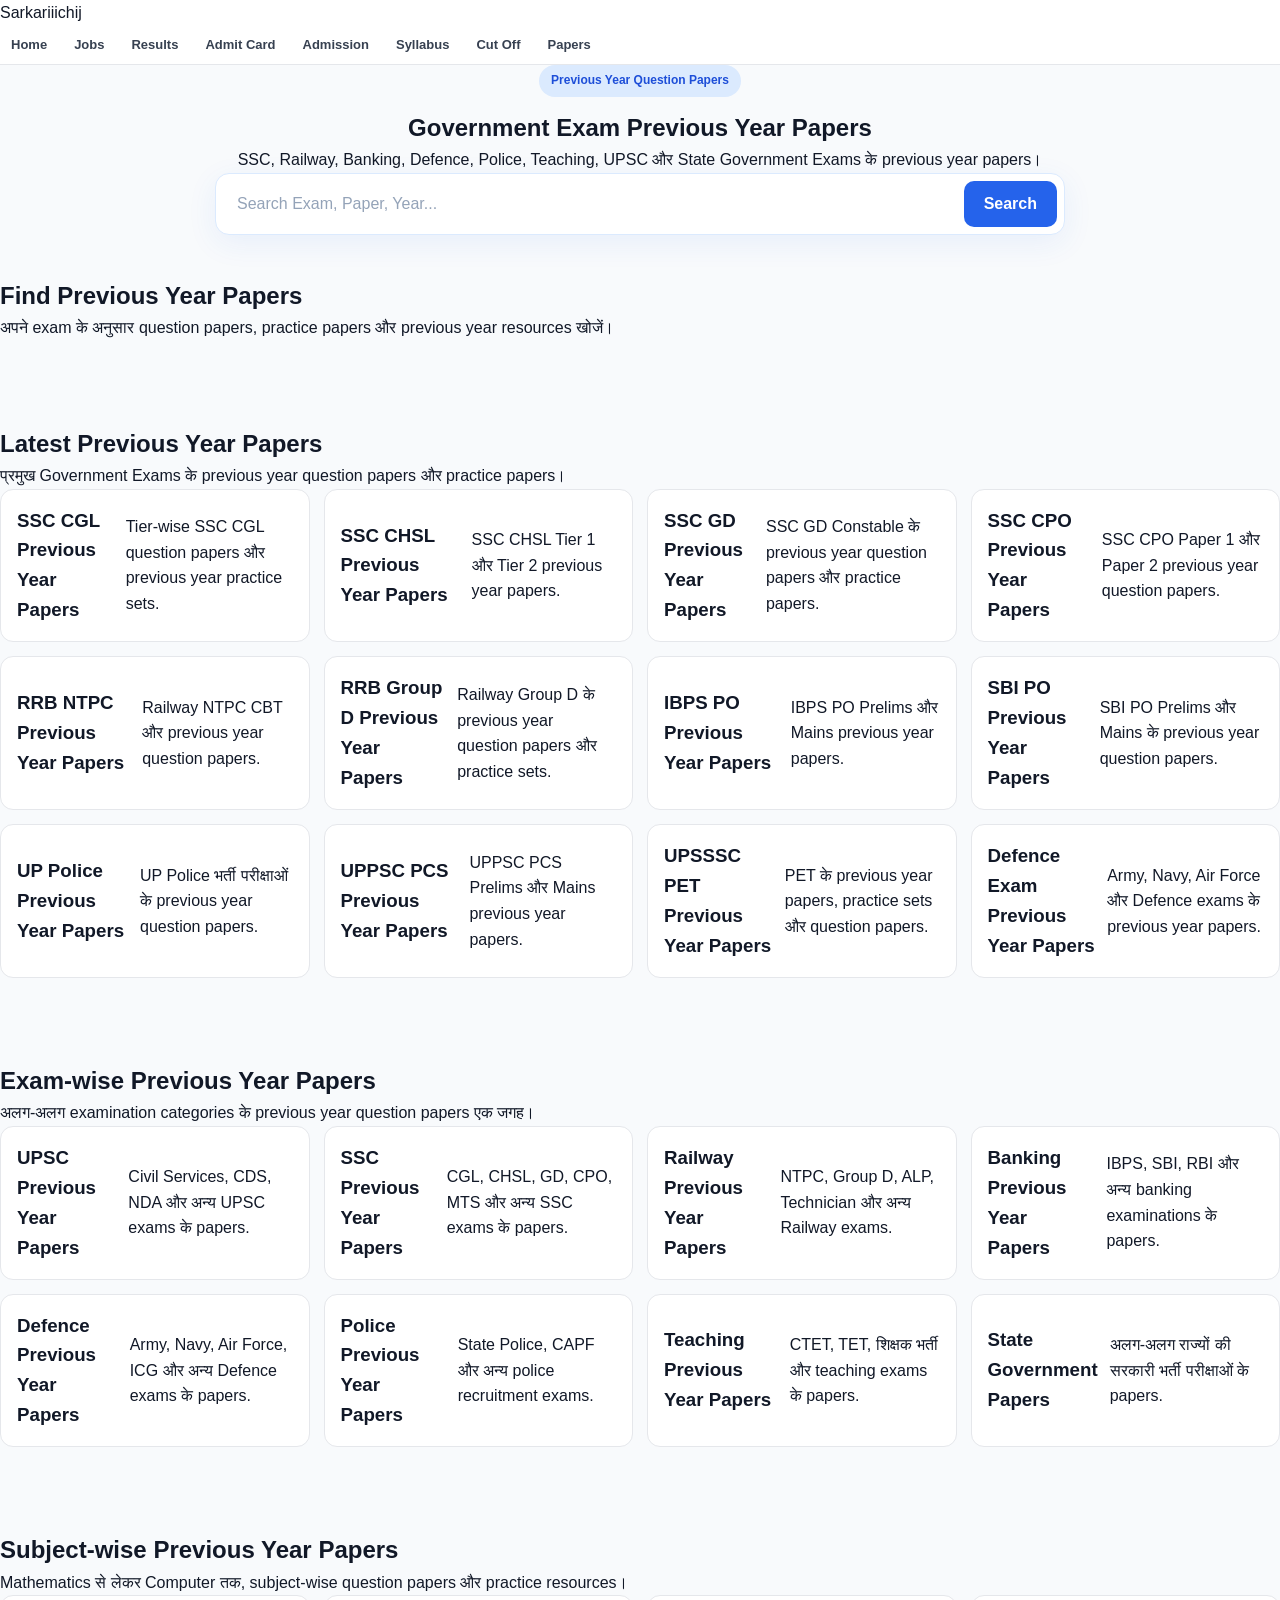
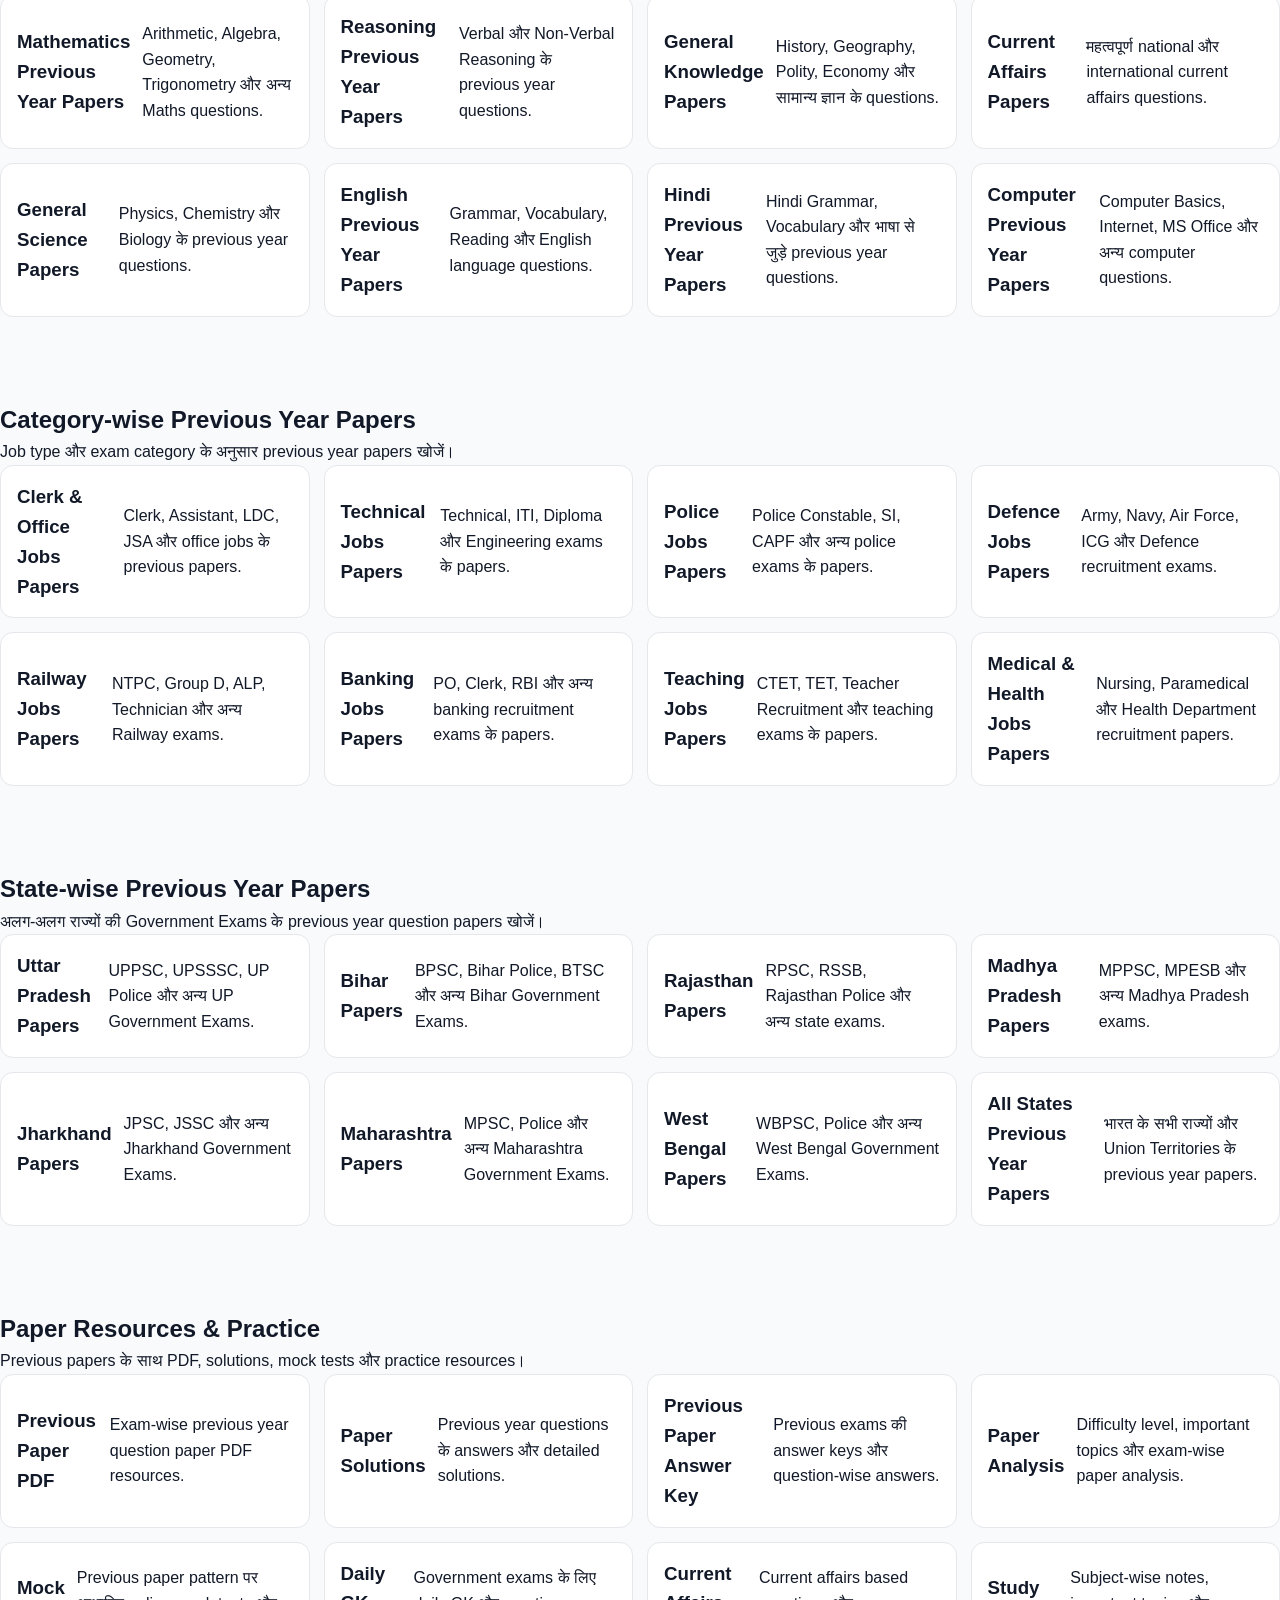
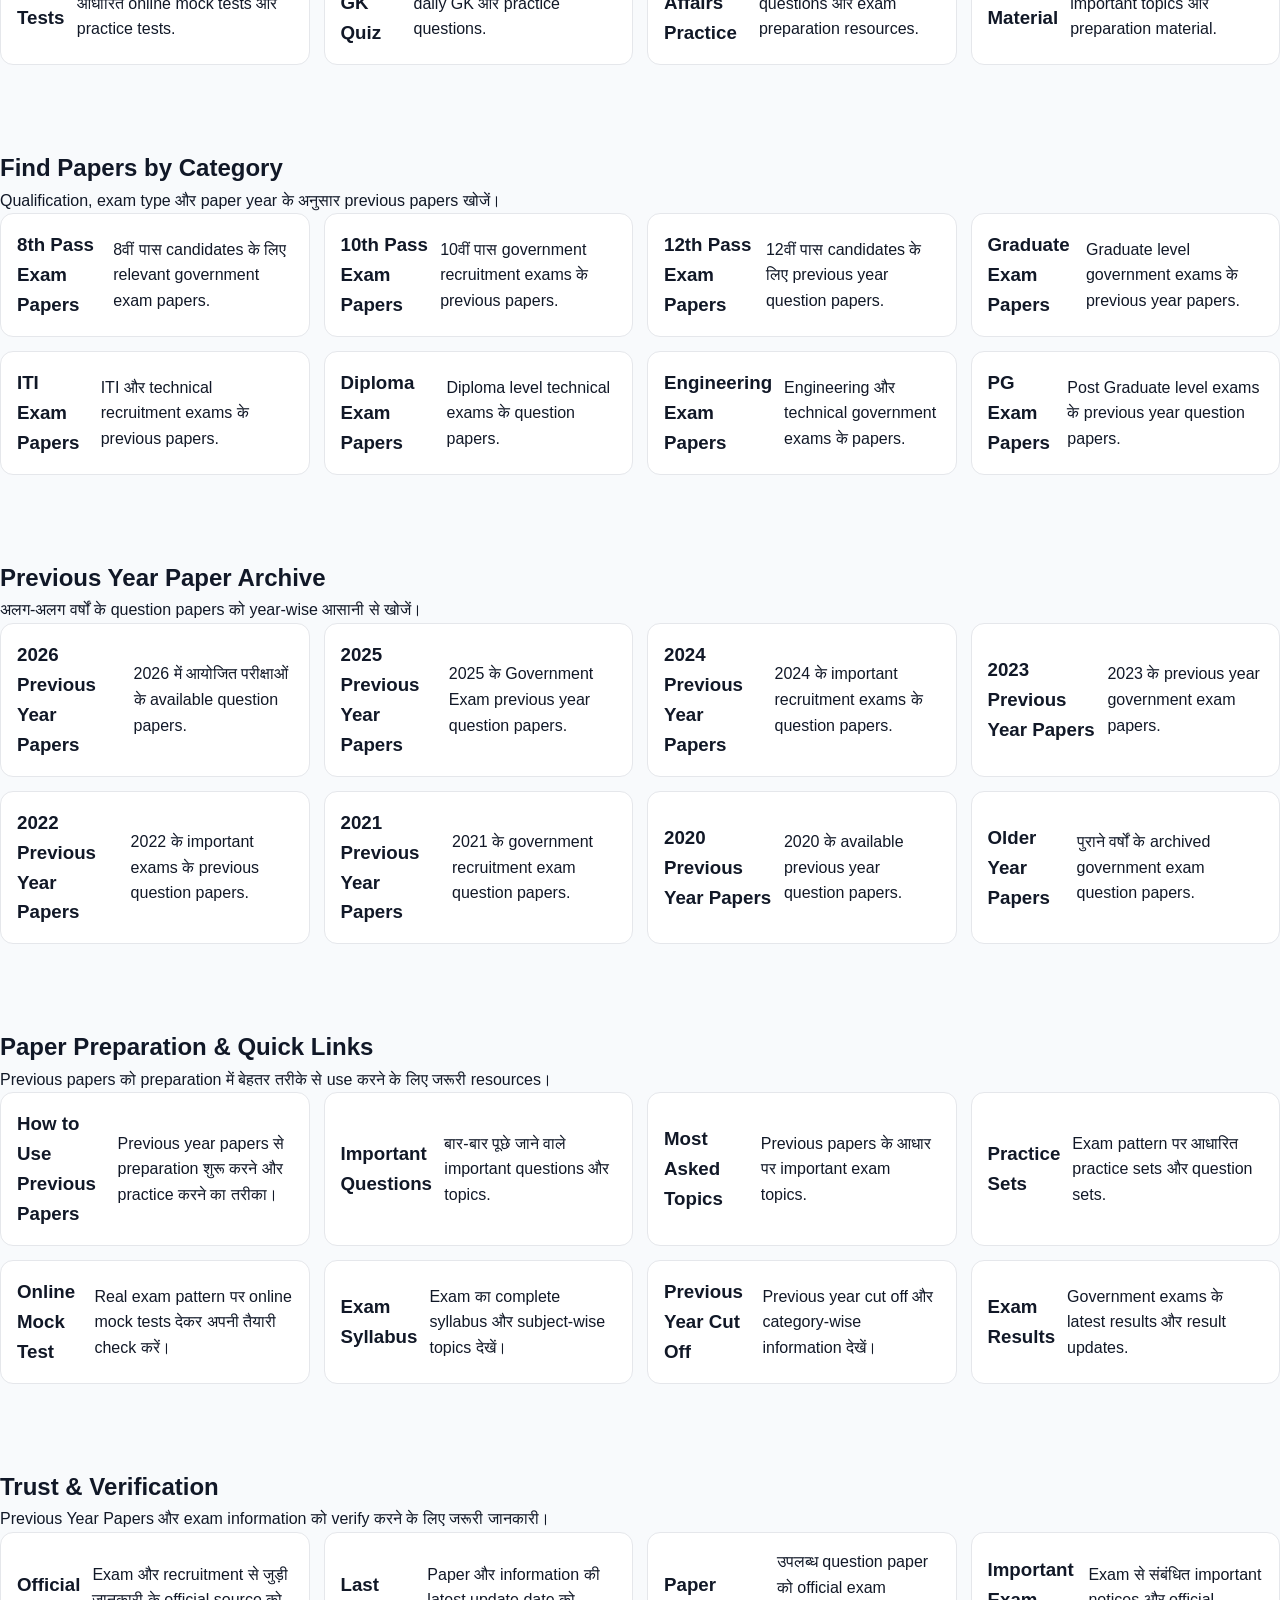
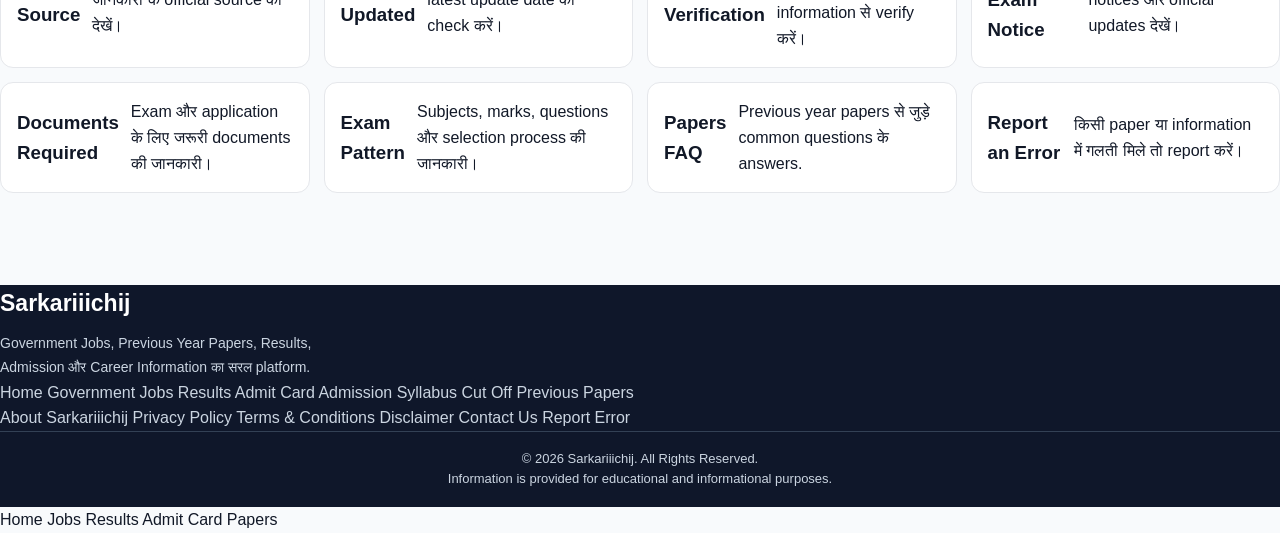
<file: papers.html>
<!DOCTYPE html>
<html lang="en">

<head>

  <meta charset="UTF-8">

  <meta
    name="viewport"
    content="width=device-width, initial-scale=1.0"
  >

  <title>Previous Year Papers – Sarkariiichij</title>

  <meta
    name="description"
    content="Government Exam Previous Year Question Papers, Practice Papers and Exam-wise Papers."
  >

  <link rel="stylesheet" href="style.css">

</head>


<body>


  <!-- HEADER -->
  <header class="site-header">

    <div class="logo">
      <a href="index.html">Sarkariiichij</a>
    </div>


    <nav class="main-nav">

      <a href="index.html">Home</a>
      <a href="jobs.html">Jobs</a>
      <a href="results.html">Results</a>
      <a href="admit-card.html">Admit Card</a>
      <a href="admission.html">Admission</a>
      <a href="syllabus.html">Syllabus</a>
      <a href="cutoff.html">Cut Off</a>
      <a href="papers.html">Papers</a>

    </nav>

  </header>



  <!-- HERO -->
  <section class="hero-section">

    <div class="hero-content">

      <span class="hero-badge">
        Previous Year Question Papers
      </span>


      <h1>
        Government Exam Previous Year Papers
      </h1>


      <p>
        SSC, Railway, Banking, Defence, Police, Teaching,
        UPSC और State Government Exams के previous year papers।
      </p>


      <!-- SEARCH -->
      <div class="search-box">

        <input
          type="search"
          id="paperSearch"
          placeholder="Search Exam, Paper, Year..."
        >


        <button type="button">
          Search
        </button>

      </div>

    </div>

  </section>



  <!-- PAGE INTRO -->
  <section class="section">

    <div class="section-heading">

      <h2>
        Find Previous Year Papers
      </h2>

      <p>
        अपने exam के अनुसार question papers,
        practice papers और previous year resources खोजें।
      </p>

    </div>

  </section>
  <!-- LATEST PREVIOUS YEAR PAPERS -->
<section class="section">

  <div class="section-heading">

    <h2>
      Latest Previous Year Papers
    </h2>

    <p>
      प्रमुख Government Exams के previous year
      question papers और practice papers।
    </p>

  </div>


  <div class="quick-grid">


    <!-- SSC CGL -->
    <a href="#" class="quick-card">

      <h3>
        SSC CGL Previous Year Papers
      </h3>

      <p>
        Tier-wise SSC CGL question papers
        और previous year practice sets.
      </p>

    </a>


    <!-- SSC CHSL -->
    <a href="#" class="quick-card">

      <h3>
        SSC CHSL Previous Year Papers
      </h3>

      <p>
        SSC CHSL Tier 1 और Tier 2
        previous year papers.
      </p>

    </a>


    <!-- SSC GD -->
    <a href="#" class="quick-card">

      <h3>
        SSC GD Previous Year Papers
      </h3>

      <p>
        SSC GD Constable के previous year
        question papers और practice papers.
      </p>

    </a>


    <!-- SSC CPO -->
    <a href="#" class="quick-card">

      <h3>
        SSC CPO Previous Year Papers
      </h3>

      <p>
        SSC CPO Paper 1 और Paper 2
        previous year question papers.
      </p>

    </a>


    <!-- RRB NTPC -->
    <a href="#" class="quick-card">

      <h3>
        RRB NTPC Previous Year Papers
      </h3>

      <p>
        Railway NTPC CBT और previous year
        question papers.
      </p>

    </a>


    <!-- RRB GROUP D -->
    <a href="#" class="quick-card">

      <h3>
        RRB Group D Previous Year Papers
      </h3>

      <p>
        Railway Group D के previous year
        question papers और practice sets.
      </p>

    </a>


    <!-- IBPS PO -->
    <a href="#" class="quick-card">

      <h3>
        IBPS PO Previous Year Papers
      </h3>

      <p>
        IBPS PO Prelims और Mains
        previous year papers.
      </p>

    </a>


    <!-- SBI PO -->
    <a href="#" class="quick-card">

      <h3>
        SBI PO Previous Year Papers
      </h3>

      <p>
        SBI PO Prelims और Mains के
        previous year question papers.
      </p>

    </a>


    <!-- UP POLICE -->
    <a href="#" class="quick-card">

      <h3>
        UP Police Previous Year Papers
      </h3>

      <p>
        UP Police भर्ती परीक्षाओं के
        previous year question papers.
      </p>

    </a>


    <!-- UPPSC PCS -->
    <a href="#" class="quick-card">

      <h3>
        UPPSC PCS Previous Year Papers
      </h3>

      <p>
        UPPSC PCS Prelims और Mains
        previous year papers.
      </p>

    </a>


    <!-- UPSSSC PET -->
    <a href="#" class="quick-card">

      <h3>
        UPSSSC PET Previous Year Papers
      </h3>

      <p>
        PET के previous year papers,
        practice sets और question papers.
      </p>

    </a>


    <!-- DEFENCE -->
    <a href="#" class="quick-card">

      <h3>
        Defence Exam Previous Year Papers
      </h3>

      <p>
        Army, Navy, Air Force और Defence
        exams के previous year papers.
      </p>

    </a>


  </div>

</section>
  <!-- EXAM-WISE PREVIOUS YEAR PAPERS -->
<section class="section">

  <div class="section-heading">

    <h2>
      Exam-wise Previous Year Papers
    </h2>

    <p>
      अलग-अलग examination categories के
      previous year question papers एक जगह।
    </p>

  </div>


  <div class="quick-grid">


    <!-- UPSC -->
    <a href="#" class="quick-card">

      <h3>
        UPSC Previous Year Papers
      </h3>

      <p>
        Civil Services, CDS, NDA और
        अन्य UPSC exams के papers.
      </p>

    </a>


    <!-- SSC -->
    <a href="#" class="quick-card">

      <h3>
        SSC Previous Year Papers
      </h3>

      <p>
        CGL, CHSL, GD, CPO, MTS और
        अन्य SSC exams के papers.
      </p>

    </a>


    <!-- RAILWAY -->
    <a href="#" class="quick-card">

      <h3>
        Railway Previous Year Papers
      </h3>

      <p>
        NTPC, Group D, ALP, Technician
        और अन्य Railway exams.
      </p>

    </a>


    <!-- BANKING -->
    <a href="#" class="quick-card">

      <h3>
        Banking Previous Year Papers
      </h3>

      <p>
        IBPS, SBI, RBI और अन्य banking
        examinations के papers.
      </p>

    </a>


    <!-- DEFENCE -->
    <a href="#" class="quick-card">

      <h3>
        Defence Previous Year Papers
      </h3>

      <p>
        Army, Navy, Air Force, ICG और
        अन्य Defence exams के papers.
      </p>

    </a>


    <!-- POLICE -->
    <a href="#" class="quick-card">

      <h3>
        Police Previous Year Papers
      </h3>

      <p>
        State Police, CAPF और अन्य
        police recruitment exams.
      </p>

    </a>


    <!-- TEACHING -->
    <a href="#" class="quick-card">

      <h3>
        Teaching Previous Year Papers
      </h3>

      <p>
        CTET, TET, शिक्षक भर्ती और
        teaching exams के papers.
      </p>

    </a>


    <!-- STATE GOVERNMENT -->
    <a href="#" class="quick-card">

      <h3>
        State Government Papers
      </h3>

      <p>
        अलग-अलग राज्यों की सरकारी
        भर्ती परीक्षाओं के papers.
      </p>

    </a>


  </div>

</section>
  <!-- SUBJECT-WISE PREVIOUS YEAR PAPERS -->
<section class="section">

  <div class="section-heading">

    <h2>
      Subject-wise Previous Year Papers
    </h2>

    <p>
      Mathematics से लेकर Computer तक,
      subject-wise question papers और practice resources।
    </p>

  </div>


  <div class="quick-grid">


    <!-- MATHEMATICS -->
    <a href="#" class="quick-card">

      <h3>
        Mathematics Previous Year Papers
      </h3>

      <p>
        Arithmetic, Algebra, Geometry,
        Trigonometry और अन्य Maths questions.
      </p>

    </a>


    <!-- REASONING -->
    <a href="#" class="quick-card">

      <h3>
        Reasoning Previous Year Papers
      </h3>

      <p>
        Verbal और Non-Verbal Reasoning के
        previous year questions.
      </p>

    </a>


    <!-- GENERAL KNOWLEDGE -->
    <a href="#" class="quick-card">

      <h3>
        General Knowledge Papers
      </h3>

      <p>
        History, Geography, Polity, Economy
        और सामान्य ज्ञान के questions.
      </p>

    </a>


    <!-- CURRENT AFFAIRS -->
    <a href="#" class="quick-card">

      <h3>
        Current Affairs Papers
      </h3>

      <p>
        महत्वपूर्ण national और international
        current affairs questions.
      </p>

    </a>


    <!-- GENERAL SCIENCE -->
    <a href="#" class="quick-card">

      <h3>
        General Science Papers
      </h3>

      <p>
        Physics, Chemistry और Biology के
        previous year questions.
      </p>

    </a>


    <!-- ENGLISH -->
    <a href="#" class="quick-card">

      <h3>
        English Previous Year Papers
      </h3>

      <p>
        Grammar, Vocabulary, Reading और
        English language questions.
      </p>

    </a>


    <!-- HINDI -->
    <a href="#" class="quick-card">

      <h3>
        Hindi Previous Year Papers
      </h3>

      <p>
        Hindi Grammar, Vocabulary और
        भाषा से जुड़े previous year questions.
      </p>

    </a>


    <!-- COMPUTER -->
    <a href="#" class="quick-card">

      <h3>
        Computer Previous Year Papers
      </h3>

      <p>
        Computer Basics, Internet, MS Office
        और अन्य computer questions.
      </p>

    </a>


  </div>

</section>
  <!-- CATEGORY-WISE PREVIOUS YEAR PAPERS -->
<section class="section">

  <div class="section-heading">

    <h2>
      Category-wise Previous Year Papers
    </h2>

    <p>
      Job type और exam category के अनुसार
      previous year papers खोजें।
    </p>

  </div>


  <div class="quick-grid">


    <!-- CLERK -->
    <a href="#" class="quick-card">

      <h3>
        Clerk & Office Jobs Papers
      </h3>

      <p>
        Clerk, Assistant, LDC, JSA और
        office jobs के previous papers.
      </p>

    </a>


    <!-- TECHNICAL -->
    <a href="#" class="quick-card">

      <h3>
        Technical Jobs Papers
      </h3>

      <p>
        Technical, ITI, Diploma और
        Engineering exams के papers.
      </p>

    </a>


    <!-- POLICE -->
    <a href="#" class="quick-card">

      <h3>
        Police Jobs Papers
      </h3>

      <p>
        Police Constable, SI, CAPF और
        अन्य police exams के papers.
      </p>

    </a>


    <!-- DEFENCE -->
    <a href="#" class="quick-card">

      <h3>
        Defence Jobs Papers
      </h3>

      <p>
        Army, Navy, Air Force, ICG और
        Defence recruitment exams.
      </p>

    </a>


    <!-- RAILWAY -->
    <a href="#" class="quick-card">

      <h3>
        Railway Jobs Papers
      </h3>

      <p>
        NTPC, Group D, ALP, Technician
        और अन्य Railway exams.
      </p>

    </a>


    <!-- BANKING -->
    <a href="#" class="quick-card">

      <h3>
        Banking Jobs Papers
      </h3>

      <p>
        PO, Clerk, RBI और अन्य banking
        recruitment exams के papers.
      </p>

    </a>


    <!-- TEACHING -->
    <a href="#" class="quick-card">

      <h3>
        Teaching Jobs Papers
      </h3>

      <p>
        CTET, TET, Teacher Recruitment
        और teaching exams के papers.
      </p>

    </a>


    <!-- MEDICAL -->
    <a href="#" class="quick-card">

      <h3>
        Medical & Health Jobs Papers
      </h3>

      <p>
        Nursing, Paramedical और Health
        Department recruitment papers.
      </p>

    </a>


  </div>

</section>
  <!-- STATE-WISE PREVIOUS YEAR PAPERS -->
<section class="section">

  <div class="section-heading">

    <h2>
      State-wise Previous Year Papers
    </h2>

    <p>
      अलग-अलग राज्यों की Government Exams के
      previous year question papers खोजें।
    </p>

  </div>


  <div class="quick-grid">


    <!-- UTTAR PRADESH -->
    <a href="#" class="quick-card">

      <h3>
        Uttar Pradesh Papers
      </h3>

      <p>
        UPPSC, UPSSSC, UP Police और
        अन्य UP Government Exams.
      </p>

    </a>


    <!-- BIHAR -->
    <a href="#" class="quick-card">

      <h3>
        Bihar Papers
      </h3>

      <p>
        BPSC, Bihar Police, BTSC और
        अन्य Bihar Government Exams.
      </p>

    </a>


    <!-- RAJASTHAN -->
    <a href="#" class="quick-card">

      <h3>
        Rajasthan Papers
      </h3>

      <p>
        RPSC, RSSB, Rajasthan Police और
        अन्य state exams.
      </p>

    </a>


    <!-- MADHYA PRADESH -->
    <a href="#" class="quick-card">

      <h3>
        Madhya Pradesh Papers
      </h3>

      <p>
        MPPSC, MPESB और अन्य
        Madhya Pradesh exams.
      </p>

    </a>


    <!-- JHARKHAND -->
    <a href="#" class="quick-card">

      <h3>
        Jharkhand Papers
      </h3>

      <p>
        JPSC, JSSC और अन्य
        Jharkhand Government Exams.
      </p>

    </a>


    <!-- MAHARASHTRA -->
    <a href="#" class="quick-card">

      <h3>
        Maharashtra Papers
      </h3>

      <p>
        MPSC, Police और अन्य
        Maharashtra Government Exams.
      </p>

    </a>


    <!-- WEST BENGAL -->
    <a href="#" class="quick-card">

      <h3>
        West Bengal Papers
      </h3>

      <p>
        WBPSC, Police और अन्य
        West Bengal Government Exams.
      </p>

    </a>


    <!-- ALL STATES -->
    <a href="#" class="quick-card">

      <h3>
        All States Previous Year Papers
      </h3>

      <p>
        भारत के सभी राज्यों और Union Territories
        के previous year papers.
      </p>

    </a>


  </div>

</section>
  <!-- PAPER-WISE RESOURCES & PRACTICE -->
<section class="section">

  <div class="section-heading">

    <h2>
      Paper Resources & Practice
    </h2>

    <p>
      Previous papers के साथ PDF, solutions,
      mock tests और practice resources।
    </p>

  </div>


  <div class="quick-grid">


    <!-- PAPER PDF -->
    <a href="#" class="quick-card">

      <h3>
        Previous Paper PDF
      </h3>

      <p>
        Exam-wise previous year question
        paper PDF resources.
      </p>

    </a>


    <!-- SOLUTIONS -->
    <a href="#" class="quick-card">

      <h3>
        Paper Solutions
      </h3>

      <p>
        Previous year questions के answers
        और detailed solutions.
      </p>

    </a>


    <!-- ANSWER KEY -->
    <a href="#" class="quick-card">

      <h3>
        Previous Paper Answer Key
      </h3>

      <p>
        Previous exams की answer keys और
        question-wise answers.
      </p>

    </a>


    <!-- PAPER ANALYSIS -->
    <a href="#" class="quick-card">

      <h3>
        Paper Analysis
      </h3>

      <p>
        Difficulty level, important topics
        और exam-wise paper analysis.
      </p>

    </a>


    <!-- MOCK TEST -->
    <a
      href="mock-test.html"
      class="quick-card"
    >

      <h3>
        Mock Tests
      </h3>

      <p>
        Previous paper pattern पर आधारित
        online mock tests और practice tests.
      </p>

    </a>


    <!-- DAILY QUIZ -->
    <a
      href="gk.html"
      class="quick-card"
    >

      <h3>
        Daily GK Quiz
      </h3>

      <p>
        Government exams के लिए daily
        GK और practice questions.
      </p>

    </a>


    <!-- CURRENT AFFAIRS -->
    <a
      href="current-affairs.html"
      class="quick-card"
    >

      <h3>
        Current Affairs Practice
      </h3>

      <p>
        Current affairs based questions
        और exam preparation resources.
      </p>

    </a>


    <!-- STUDY MATERIAL -->
    <a href="#" class="quick-card">

      <h3>
        Study Material
      </h3>

      <p>
        Subject-wise notes, important topics
        और preparation material.
      </p>

    </a>


  </div>

</section>
  <!-- PAPER CATEGORIES & FILTERS -->
<section class="section">

  <div class="section-heading">

    <h2>
      Find Papers by Category
    </h2>

    <p>
      Qualification, exam type और paper year
      के अनुसार previous papers खोजें।
    </p>

  </div>


  <div class="quick-grid">


    <!-- 8TH -->
    <a href="#" class="quick-card">

      <h3>
        8th Pass Exam Papers
      </h3>

      <p>
        8वीं पास candidates के लिए
        relevant government exam papers.
      </p>

    </a>


    <!-- 10TH -->
    <a href="#" class="quick-card">

      <h3>
        10th Pass Exam Papers
      </h3>

      <p>
        10वीं पास government recruitment
        exams के previous papers.
      </p>

    </a>


    <!-- 12TH -->
    <a href="#" class="quick-card">

      <h3>
        12th Pass Exam Papers
      </h3>

      <p>
        12वीं पास candidates के लिए
        previous year question papers.
      </p>

    </a>


    <!-- GRADUATE -->
    <a href="#" class="quick-card">

      <h3>
        Graduate Exam Papers
      </h3>

      <p>
        Graduate level government exams
        के previous year papers.
      </p>

    </a>


    <!-- ITI -->
    <a href="#" class="quick-card">

      <h3>
        ITI Exam Papers
      </h3>

      <p>
        ITI और technical recruitment
        exams के previous papers.
      </p>

    </a>


    <!-- DIPLOMA -->
    <a href="#" class="quick-card">

      <h3>
        Diploma Exam Papers
      </h3>

      <p>
        Diploma level technical exams
        के question papers.
      </p>

    </a>


    <!-- ENGINEERING -->
    <a href="#" class="quick-card">

      <h3>
        Engineering Exam Papers
      </h3>

      <p>
        Engineering और technical
        government exams के papers.
      </p>

    </a>


    <!-- PG -->
    <a href="#" class="quick-card">

      <h3>
        PG Exam Papers
      </h3>

      <p>
        Post Graduate level exams के
        previous year question papers.
      </p>

    </a>


  </div>

</section>
  <!-- PAPER YEAR-WISE ARCHIVE -->
<section class="section">

  <div class="section-heading">

    <h2>
      Previous Year Paper Archive
    </h2>

    <p>
      अलग-अलग वर्षों के question papers को
      year-wise आसानी से खोजें।
    </p>

  </div>


  <div class="quick-grid">


    <!-- 2026 -->
    <a href="#" class="quick-card">

      <h3>
        2026 Previous Year Papers
      </h3>

      <p>
        2026 में आयोजित परीक्षाओं के
        available question papers.
      </p>

    </a>


    <!-- 2025 -->
    <a href="#" class="quick-card">

      <h3>
        2025 Previous Year Papers
      </h3>

      <p>
        2025 के Government Exam
        previous year question papers.
      </p>

    </a>


    <!-- 2024 -->
    <a href="#" class="quick-card">

      <h3>
        2024 Previous Year Papers
      </h3>

      <p>
        2024 के important recruitment
        exams के question papers.
      </p>

    </a>


    <!-- 2023 -->
    <a href="#" class="quick-card">

      <h3>
        2023 Previous Year Papers
      </h3>

      <p>
        2023 के previous year
        government exam papers.
      </p>

    </a>


    <!-- 2022 -->
    <a href="#" class="quick-card">

      <h3>
        2022 Previous Year Papers
      </h3>

      <p>
        2022 के important exams के
        previous question papers.
      </p>

    </a>


    <!-- 2021 -->
    <a href="#" class="quick-card">

      <h3>
        2021 Previous Year Papers
      </h3>

      <p>
        2021 के government recruitment
        exam question papers.
      </p>

    </a>


    <!-- 2020 -->
    <a href="#" class="quick-card">

      <h3>
        2020 Previous Year Papers
      </h3>

      <p>
        2020 के available previous
        year question papers.
      </p>

    </a>


    <!-- OLD PAPERS -->
    <a href="#" class="quick-card">

      <h3>
        Older Year Papers
      </h3>

      <p>
        पुराने वर्षों के archived
        government exam question papers.
      </p>

    </a>


  </div>

</section>
  <!-- PAPER PREPARATION & QUICK LINKS -->
<section class="section">

  <div class="section-heading">

    <h2>
      Paper Preparation & Quick Links
    </h2>

    <p>
      Previous papers को preparation में बेहतर तरीके से
      use करने के लिए जरूरी resources।
    </p>

  </div>


  <div class="quick-grid">


    <!-- HOW TO USE -->
    <a href="#" class="quick-card">

      <h3>
        How to Use Previous Papers
      </h3>

      <p>
        Previous year papers से preparation
        शुरू करने और practice करने का तरीका।
      </p>

    </a>


    <!-- IMPORTANT QUESTIONS -->
    <a href="#" class="quick-card">

      <h3>
        Important Questions
      </h3>

      <p>
        बार-बार पूछे जाने वाले important
        questions और topics.
      </p>

    </a>


    <!-- MOST ASKED -->
    <a href="#" class="quick-card">

      <h3>
        Most Asked Topics
      </h3>

      <p>
        Previous papers के आधार पर
        important exam topics.
      </p>

    </a>


    <!-- PRACTICE SET -->
    <a href="#" class="quick-card">

      <h3>
        Practice Sets
      </h3>

      <p>
        Exam pattern पर आधारित practice
        sets और question sets.
      </p>

    </a>


    <!-- MOCK TEST -->
    <a
      href="mock-test.html"
      class="quick-card"
    >

      <h3>
        Online Mock Test
      </h3>

      <p>
        Real exam pattern पर online mock
        tests देकर अपनी तैयारी check करें।
      </p>

    </a>


    <!-- SYLLABUS -->
    <a
      href="syllabus.html"
      class="quick-card"
    >

      <h3>
        Exam Syllabus
      </h3>

      <p>
        Exam का complete syllabus और
        subject-wise topics देखें।
      </p>

    </a>


    <!-- CUT OFF -->
    <a
      href="cutoff.html"
      class="quick-card"
    >

      <h3>
        Previous Year Cut Off
      </h3>

      <p>
        Previous year cut off और
        category-wise information देखें।
      </p>

    </a>


    <!-- RESULTS -->
    <a
      href="results.html"
      class="quick-card"
    >

      <h3>
        Exam Results
      </h3>

      <p>
        Government exams के latest
        results और result updates.
      </p>

    </a>


  </div>

</section>
  <!-- TRUST & VERIFICATION -->
<section class="section">

  <div class="section-heading">

    <h2>
      Trust & Verification
    </h2>

    <p>
      Previous Year Papers और exam information
      को verify करने के लिए जरूरी जानकारी।
    </p>

  </div>


  <div class="quick-grid">


    <!-- OFFICIAL SOURCE -->
    <a href="#" class="quick-card">

      <h3>
        Official Source
      </h3>

      <p>
        Exam और recruitment से जुड़ी
        जानकारी के official source को देखें।
      </p>

    </a>


    <!-- LAST UPDATED -->
    <a href="#" class="quick-card">

      <h3>
        Last Updated
      </h3>

      <p>
        Paper और information की latest
        update date को check करें।
      </p>

    </a>


    <!-- PAPER VERIFICATION -->
    <a href="#" class="quick-card">

      <h3>
        Paper Verification
      </h3>

      <p>
        उपलब्ध question paper को official
        exam information से verify करें।
      </p>

    </a>


    <!-- EXAM NOTICE -->
    <a href="#" class="quick-card">

      <h3>
        Important Exam Notice
      </h3>

      <p>
        Exam से संबंधित important notices
        और official updates देखें।
      </p>

    </a>


    <!-- DOCUMENTS -->
    <a href="#" class="quick-card">

      <h3>
        Documents Required
      </h3>

      <p>
        Exam और application के लिए
        जरूरी documents की जानकारी।
      </p>

    </a>


    <!-- EXAM PATTERN -->
    <a href="syllabus.html" class="quick-card">

      <h3>
        Exam Pattern
      </h3>

      <p>
        Subjects, marks, questions और
        selection process की जानकारी।
      </p>

    </a>


    <!-- FAQ -->
    <a href="#" class="quick-card">

      <h3>
        Papers FAQ
      </h3>

      <p>
        Previous year papers से जुड़े
        common questions के answers.
      </p>

    </a>


    <!-- REPORT ERROR -->
    <a href="#" class="quick-card">

      <h3>
        Report an Error
      </h3>

      <p>
        किसी paper या information में
        गलती मिले तो report करें।
      </p>

    </a>


  </div>

</section>
  <!-- FOOTER -->
<footer class="site-footer">

  <div class="footer-brand">

    <h2>
      Sarkariiichij
    </h2>

    <p>
      Government Jobs, Previous Year Papers,
      Results, Admission और Career
      Information का सरल platform.
    </p>

  </div>


  <div class="footer-links">

    <a href="index.html">
      Home
    </a>

    <a href="jobs.html">
      Government Jobs
    </a>

    <a href="results.html">
      Results
    </a>

    <a href="admit-card.html">
      Admit Card
    </a>

    <a href="admission.html">
      Admission
    </a>

    <a href="syllabus.html">
      Syllabus
    </a>

    <a href="cutoff.html">
      Cut Off
    </a>

    <a href="papers.html">
      Previous Papers
    </a>

  </div>


  <div class="footer-info">

    <a href="#">
      About Sarkariiichij
    </a>

    <a href="#">
      Privacy Policy
    </a>

    <a href="#">
      Terms & Conditions
    </a>

    <a href="#">
      Disclaimer
    </a>

    <a href="#">
      Contact Us
    </a>

    <a href="#">
      Report Error
    </a>

  </div>


  <div class="footer-bottom">

    <p>
      © 2026 Sarkariiichij. All Rights Reserved.
    </p>

    <p>
      Information is provided for educational
      and informational purposes.
    </p>

  </div>

</footer>



<!-- MOBILE NAV -->
<nav class="mobile-nav">

  <a href="index.html">
    Home
  </a>

  <a href="jobs.html">
    Jobs
  </a>

  <a href="results.html">
    Results
  </a>

  <a href="admit-card.html">
    Admit Card
  </a>

  <a href="papers.html">
    Papers
  </a>

</nav>


</body>

</html>
</file>
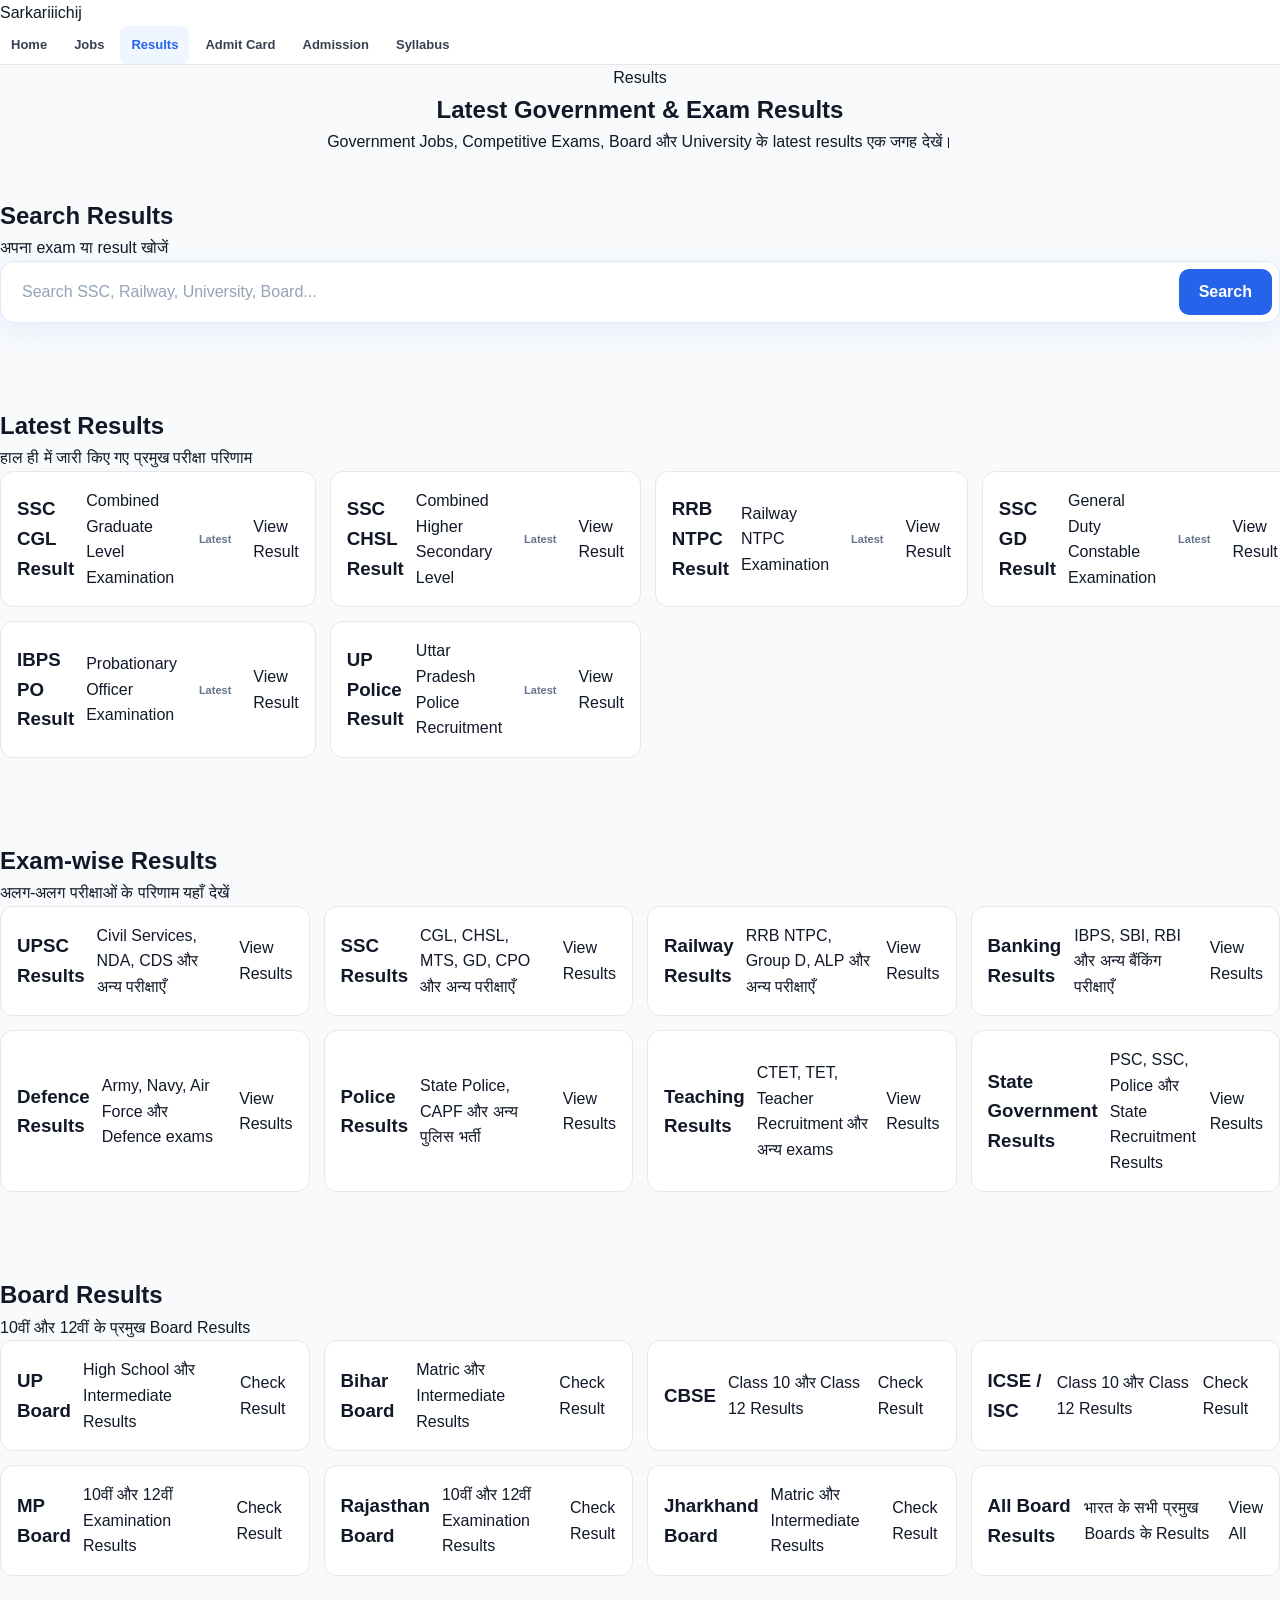
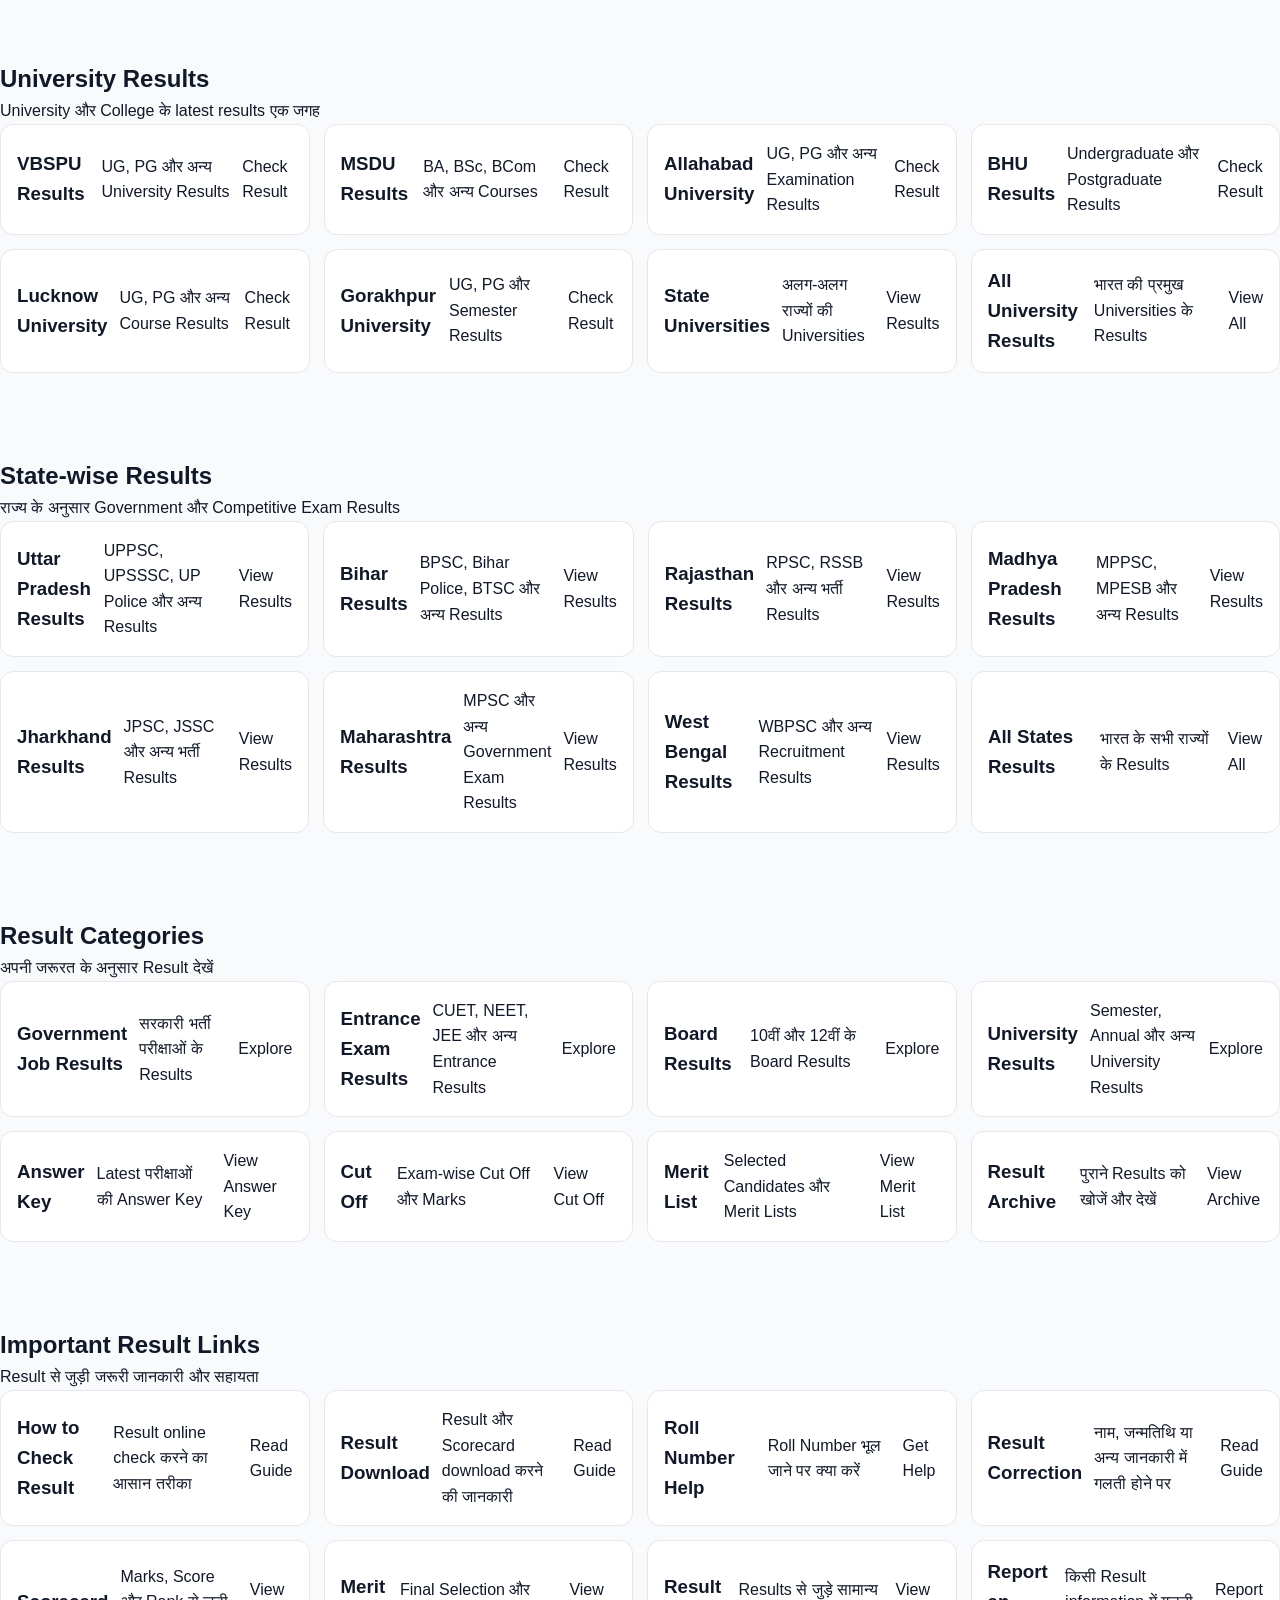
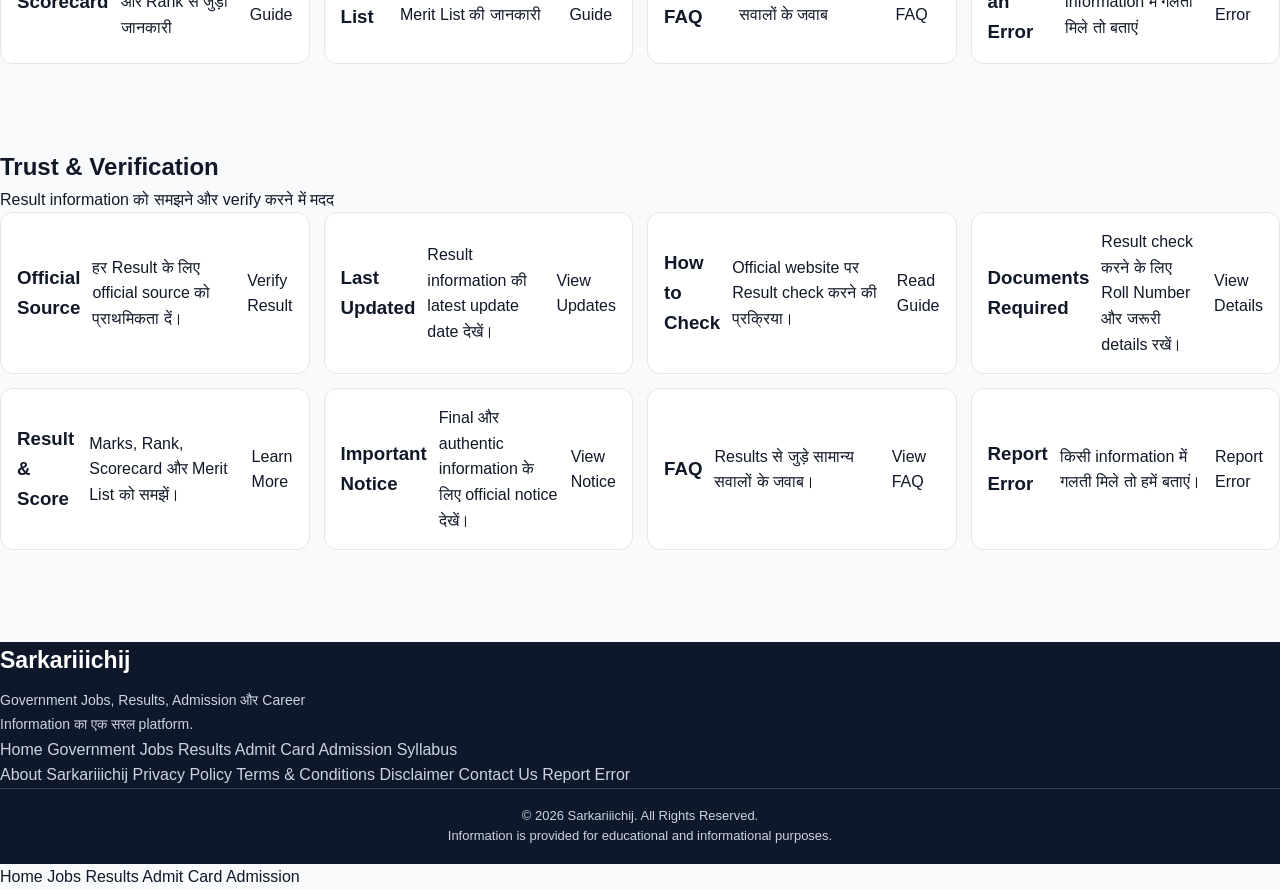
<file: results.html>
<!DOCTYPE html>
<html lang="hi">

<head>
  <meta charset="UTF-8">
  <meta name="viewport" content="width=device-width, initial-scale=1.0">

  <title>Latest Results - Sarkariiichij</title>

  <meta name="description"
    content="Sarkariiichij पर Government Jobs, Board, University और Competitive Exams के latest results देखें।">

  <link rel="stylesheet" href="style.css">
</head>

<body>

  <!-- HEADER -->
  <header class="site-header">

    <div class="logo">
      <a href="index.html">Sarkariiichij</a>
    </div>

    <nav class="main-nav">
      <a href="index.html">Home</a>
      <a href="jobs.html">Jobs</a>
      <a href="results.html" class="active">Results</a>
      <a href="admit-card.html">Admit Card</a>
      <a href="admission.html">Admission</a>
      <a href="syllabus.html">Syllabus</a>
    </nav>

  </header>


  <!-- RESULTS HERO -->
  <section class="hero-section">

    <div class="hero-content">

      <p class="hero-tag">Results</p>

      <h1>Latest Government & Exam Results</h1>

      <p>
        Government Jobs, Competitive Exams, Board और
        University के latest results एक जगह देखें।
      </p>

    </div>

  </section>


  <!-- RESULT SEARCH -->
  <section class="section">

    <div class="section-heading">
      <h2>Search Results</h2>
      <p>अपना exam या result खोजें</p>
    </div>

    <div class="search-box">

      <input
        type="search"
        id="resultSearch"
        placeholder="Search SSC, Railway, University, Board..."
      >

      <button type="button">
        Search
      </button>

    </div>

  </section>
    <!-- LATEST RESULTS -->
  <section class="section">

    <div class="section-heading">
      <h2>Latest Results</h2>
      <p>हाल ही में जारी किए गए प्रमुख परीक्षा परिणाम</p>
    </div>

    <div class="quick-grid">

      <div class="quick-card">
        <h3>SSC CGL Result</h3>
        <p>Combined Graduate Level Examination</p>
        <span class="status-badge">Latest</span>
        <a href="#">View Result</a>
      </div>

      <div class="quick-card">
        <h3>SSC CHSL Result</h3>
        <p>Combined Higher Secondary Level</p>
        <span class="status-badge">Latest</span>
        <a href="#">View Result</a>
      </div>

      <div class="quick-card">
        <h3>RRB NTPC Result</h3>
        <p>Railway NTPC Examination</p>
        <span class="status-badge">Latest</span>
        <a href="#">View Result</a>
      </div>

      <div class="quick-card">
        <h3>SSC GD Result</h3>
        <p>General Duty Constable Examination</p>
        <span class="status-badge">Latest</span>
        <a href="#">View Result</a>
      </div>

      <div class="quick-card">
        <h3>IBPS PO Result</h3>
        <p>Probationary Officer Examination</p>
        <span class="status-badge">Latest</span>
        <a href="#">View Result</a>
      </div>

      <div class="quick-card">
        <h3>UP Police Result</h3>
        <p>Uttar Pradesh Police Recruitment</p>
        <span class="status-badge">Latest</span>
        <a href="#">View Result</a>
      </div>

    </div>

  </section>
    <!-- EXAM-WISE RESULTS -->
  <section class="section">

    <div class="section-heading">
      <h2>Exam-wise Results</h2>
      <p>अलग-अलग परीक्षाओं के परिणाम यहाँ देखें</p>
    </div>

    <div class="quick-grid">

      <div class="quick-card">
        <h3>UPSC Results</h3>
        <p>Civil Services, NDA, CDS और अन्य परीक्षाएँ</p>
        <a href="#">View Results</a>
      </div>

      <div class="quick-card">
        <h3>SSC Results</h3>
        <p>CGL, CHSL, MTS, GD, CPO और अन्य परीक्षाएँ</p>
        <a href="#">View Results</a>
      </div>

      <div class="quick-card">
        <h3>Railway Results</h3>
        <p>RRB NTPC, Group D, ALP और अन्य परीक्षाएँ</p>
        <a href="#">View Results</a>
      </div>

      <div class="quick-card">
        <h3>Banking Results</h3>
        <p>IBPS, SBI, RBI और अन्य बैंकिंग परीक्षाएँ</p>
        <a href="#">View Results</a>
      </div>

      <div class="quick-card">
        <h3>Defence Results</h3>
        <p>Army, Navy, Air Force और Defence exams</p>
        <a href="#">View Results</a>
      </div>

      <div class="quick-card">
        <h3>Police Results</h3>
        <p>State Police, CAPF और अन्य पुलिस भर्ती</p>
        <a href="#">View Results</a>
      </div>

      <div class="quick-card">
        <h3>Teaching Results</h3>
        <p>CTET, TET, Teacher Recruitment और अन्य exams</p>
        <a href="#">View Results</a>
      </div>

      <div class="quick-card">
        <h3>State Government Results</h3>
        <p>PSC, SSC, Police और State Recruitment Results</p>
        <a href="#">View Results</a>
      </div>

    </div>

  </section>
    <!-- BOARD RESULTS -->
  <section class="section">

    <div class="section-heading">
      <h2>Board Results</h2>
      <p>10वीं और 12वीं के प्रमुख Board Results</p>
    </div>

    <div class="quick-grid">

      <div class="quick-card">
        <h3>UP Board</h3>
        <p>High School और Intermediate Results</p>
        <a href="#">Check Result</a>
      </div>

      <div class="quick-card">
        <h3>Bihar Board</h3>
        <p>Matric और Intermediate Results</p>
        <a href="#">Check Result</a>
      </div>

      <div class="quick-card">
        <h3>CBSE</h3>
        <p>Class 10 और Class 12 Results</p>
        <a href="#">Check Result</a>
      </div>

      <div class="quick-card">
        <h3>ICSE / ISC</h3>
        <p>Class 10 और Class 12 Results</p>
        <a href="#">Check Result</a>
      </div>

      <div class="quick-card">
        <h3>MP Board</h3>
        <p>10वीं और 12वीं Examination Results</p>
        <a href="#">Check Result</a>
      </div>

      <div class="quick-card">
        <h3>Rajasthan Board</h3>
        <p>10वीं और 12वीं Examination Results</p>
        <a href="#">Check Result</a>
      </div>

      <div class="quick-card">
        <h3>Jharkhand Board</h3>
        <p>Matric और Intermediate Results</p>
        <a href="#">Check Result</a>
      </div>

      <div class="quick-card">
        <h3>All Board Results</h3>
        <p>भारत के सभी प्रमुख Boards के Results</p>
        <a href="#">View All</a>
      </div>

    </div>

  </section>
    <!-- UNIVERSITY RESULTS -->
  <section class="section">

    <div class="section-heading">
      <h2>University Results</h2>
      <p>University और College के latest results एक जगह</p>
    </div>

    <div class="quick-grid">

      <div class="quick-card">
        <h3>VBSPU Results</h3>
        <p>UG, PG और अन्य University Results</p>
        <a href="#">Check Result</a>
      </div>

      <div class="quick-card">
        <h3>MSDU Results</h3>
        <p>BA, BSc, BCom और अन्य Courses</p>
        <a href="#">Check Result</a>
      </div>

      <div class="quick-card">
        <h3>Allahabad University</h3>
        <p>UG, PG और अन्य Examination Results</p>
        <a href="#">Check Result</a>
      </div>

      <div class="quick-card">
        <h3>BHU Results</h3>
        <p>Undergraduate और Postgraduate Results</p>
        <a href="#">Check Result</a>
      </div>

      <div class="quick-card">
        <h3>Lucknow University</h3>
        <p>UG, PG और अन्य Course Results</p>
        <a href="#">Check Result</a>
      </div>

      <div class="quick-card">
        <h3>Gorakhpur University</h3>
        <p>UG, PG और Semester Results</p>
        <a href="#">Check Result</a>
      </div>

      <div class="quick-card">
        <h3>State Universities</h3>
        <p>अलग-अलग राज्यों की Universities</p>
        <a href="#">View Results</a>
      </div>

      <div class="quick-card">
        <h3>All University Results</h3>
        <p>भारत की प्रमुख Universities के Results</p>
        <a href="#">View All</a>
      </div>

    </div>

  </section>
    <!-- STATE-WISE RESULTS -->
  <section class="section">

    <div class="section-heading">
      <h2>State-wise Results</h2>
      <p>राज्य के अनुसार Government और Competitive Exam Results</p>
    </div>

    <div class="quick-grid">

      <div class="quick-card">
        <h3>Uttar Pradesh Results</h3>
        <p>UPPSC, UPSSSC, UP Police और अन्य Results</p>
        <a href="#">View Results</a>
      </div>

      <div class="quick-card">
        <h3>Bihar Results</h3>
        <p>BPSC, Bihar Police, BTSC और अन्य Results</p>
        <a href="#">View Results</a>
      </div>

      <div class="quick-card">
        <h3>Rajasthan Results</h3>
        <p>RPSC, RSSB और अन्य भर्ती Results</p>
        <a href="#">View Results</a>
      </div>

      <div class="quick-card">
        <h3>Madhya Pradesh Results</h3>
        <p>MPPSC, MPESB और अन्य Results</p>
        <a href="#">View Results</a>
      </div>

      <div class="quick-card">
        <h3>Jharkhand Results</h3>
        <p>JPSC, JSSC और अन्य भर्ती Results</p>
        <a href="#">View Results</a>
      </div>

      <div class="quick-card">
        <h3>Maharashtra Results</h3>
        <p>MPSC और अन्य Government Exam Results</p>
        <a href="#">View Results</a>
      </div>

      <div class="quick-card">
        <h3>West Bengal Results</h3>
        <p>WBPSC और अन्य Recruitment Results</p>
        <a href="#">View Results</a>
      </div>

      <div class="quick-card">
        <h3>All States Results</h3>
        <p>भारत के सभी राज्यों के Results</p>
        <a href="#">View All</a>
      </div>

    </div>

  </section>
    <!-- RESULT CATEGORIES -->
  <section class="section">

    <div class="section-heading">
      <h2>Result Categories</h2>
      <p>अपनी जरूरत के अनुसार Result देखें</p>
    </div>

    <div class="quick-grid">

      <div class="quick-card">
        <h3>Government Job Results</h3>
        <p>सरकारी भर्ती परीक्षाओं के Results</p>
        <a href="#">Explore</a>
      </div>

      <div class="quick-card">
        <h3>Entrance Exam Results</h3>
        <p>CUET, NEET, JEE और अन्य Entrance Results</p>
        <a href="#">Explore</a>
      </div>

      <div class="quick-card">
        <h3>Board Results</h3>
        <p>10वीं और 12वीं के Board Results</p>
        <a href="#">Explore</a>
      </div>

      <div class="quick-card">
        <h3>University Results</h3>
        <p>Semester, Annual और अन्य University Results</p>
        <a href="#">Explore</a>
      </div>

      <div class="quick-card">
        <h3>Answer Key</h3>
        <p>Latest परीक्षाओं की Answer Key</p>
        <a href="#">View Answer Key</a>
      </div>

      <div class="quick-card">
        <h3>Cut Off</h3>
        <p>Exam-wise Cut Off और Marks</p>
        <a href="#">View Cut Off</a>
      </div>

      <div class="quick-card">
        <h3>Merit List</h3>
        <p>Selected Candidates और Merit Lists</p>
        <a href="#">View Merit List</a>
      </div>

      <div class="quick-card">
        <h3>Result Archive</h3>
        <p>पुराने Results को खोजें और देखें</p>
        <a href="#">View Archive</a>
      </div>

    </div>

  </section>
    <!-- IMPORTANT RESULT LINKS -->
  <section class="section">

    <div class="section-heading">
      <h2>Important Result Links</h2>
      <p>Result से जुड़ी जरूरी जानकारी और सहायता</p>
    </div>

    <div class="quick-grid">

      <div class="quick-card">
        <h3>How to Check Result</h3>
        <p>Result online check करने का आसान तरीका</p>
        <a href="#">Read Guide</a>
      </div>

      <div class="quick-card">
        <h3>Result Download</h3>
        <p>Result और Scorecard download करने की जानकारी</p>
        <a href="#">Read Guide</a>
      </div>

      <div class="quick-card">
        <h3>Roll Number Help</h3>
        <p>Roll Number भूल जाने पर क्या करें</p>
        <a href="#">Get Help</a>
      </div>

      <div class="quick-card">
        <h3>Result Correction</h3>
        <p>नाम, जन्मतिथि या अन्य जानकारी में गलती होने पर</p>
        <a href="#">Read Guide</a>
      </div>

      <div class="quick-card">
        <h3>Scorecard</h3>
        <p>Marks, Score और Rank से जुड़ी जानकारी</p>
        <a href="#">View Guide</a>
      </div>

      <div class="quick-card">
        <h3>Merit List</h3>
        <p>Final Selection और Merit List की जानकारी</p>
        <a href="#">View Guide</a>
      </div>

      <div class="quick-card">
        <h3>Result FAQ</h3>
        <p>Results से जुड़े सामान्य सवालों के जवाब</p>
        <a href="#">View FAQ</a>
      </div>

      <div class="quick-card">
        <h3>Report an Error</h3>
        <p>किसी Result information में गलती मिले तो बताएं</p>
        <a href="#">Report Error</a>
      </div>

    </div>

  </section>
    <!-- TRUST & VERIFICATION -->
  <section class="section">

    <div class="section-heading">
      <h2>Trust & Verification</h2>
      <p>Result information को समझने और verify करने में मदद</p>
    </div>

    <div class="quick-grid">

      <div class="quick-card">
        <h3>Official Source</h3>
        <p>हर Result के लिए official source को प्राथमिकता दें।</p>
        <a href="#">Verify Result</a>
      </div>

      <div class="quick-card">
        <h3>Last Updated</h3>
        <p>Result information की latest update date देखें।</p>
        <a href="#">View Updates</a>
      </div>

      <div class="quick-card">
        <h3>How to Check</h3>
        <p>Official website पर Result check करने की प्रक्रिया।</p>
        <a href="#">Read Guide</a>
      </div>

      <div class="quick-card">
        <h3>Documents Required</h3>
        <p>Result check करने के लिए Roll Number और जरूरी details रखें।</p>
        <a href="#">View Details</a>
      </div>

      <div class="quick-card">
        <h3>Result & Score</h3>
        <p>Marks, Rank, Scorecard और Merit List को समझें।</p>
        <a href="#">Learn More</a>
      </div>

      <div class="quick-card">
        <h3>Important Notice</h3>
        <p>Final और authentic information के लिए official notice देखें।</p>
        <a href="#">View Notice</a>
      </div>

      <div class="quick-card">
        <h3>FAQ</h3>
        <p>Results से जुड़े सामान्य सवालों के जवाब।</p>
        <a href="#">View FAQ</a>
      </div>

      <div class="quick-card">
        <h3>Report Error</h3>
        <p>किसी information में गलती मिले तो हमें बताएं।</p>
        <a href="#">Report Error</a>
      </div>

    </div>

  </section>
    <!-- FOOTER -->
  <footer class="site-footer">

    <div class="footer-brand">
      <h2>Sarkariiichij</h2>
      <p>
        Government Jobs, Results, Admission और Career
        Information का एक सरल platform.
      </p>
    </div>

    <div class="footer-links">

      <a href="index.html">Home</a>
      <a href="jobs.html">Government Jobs</a>
      <a href="results.html">Results</a>
      <a href="admit-card.html">Admit Card</a>
      <a href="admission.html">Admission</a>
      <a href="syllabus.html">Syllabus</a>

    </div>

    <div class="footer-info">

      <a href="#">About Sarkariiichij</a>
      <a href="#">Privacy Policy</a>
      <a href="#">Terms & Conditions</a>
      <a href="#">Disclaimer</a>
      <a href="#">Contact Us</a>
      <a href="#">Report Error</a>

    </div>

    <div class="footer-bottom">
      <p>
        © 2026 Sarkariiichij. All Rights Reserved.
      </p>

      <p>
        Information is provided for educational and
        informational purposes.
      </p>
    </div>

  </footer>


  <!-- MOBILE NAV -->
  <nav class="mobile-nav">

    <a href="index.html">Home</a>
    <a href="jobs.html">Jobs</a>
    <a href="results.html">Results</a>
    <a href="admit-card.html">Admit Card</a>
    <a href="admission.html">Admission</a>

  </nav>


</body>
</html>
</file>
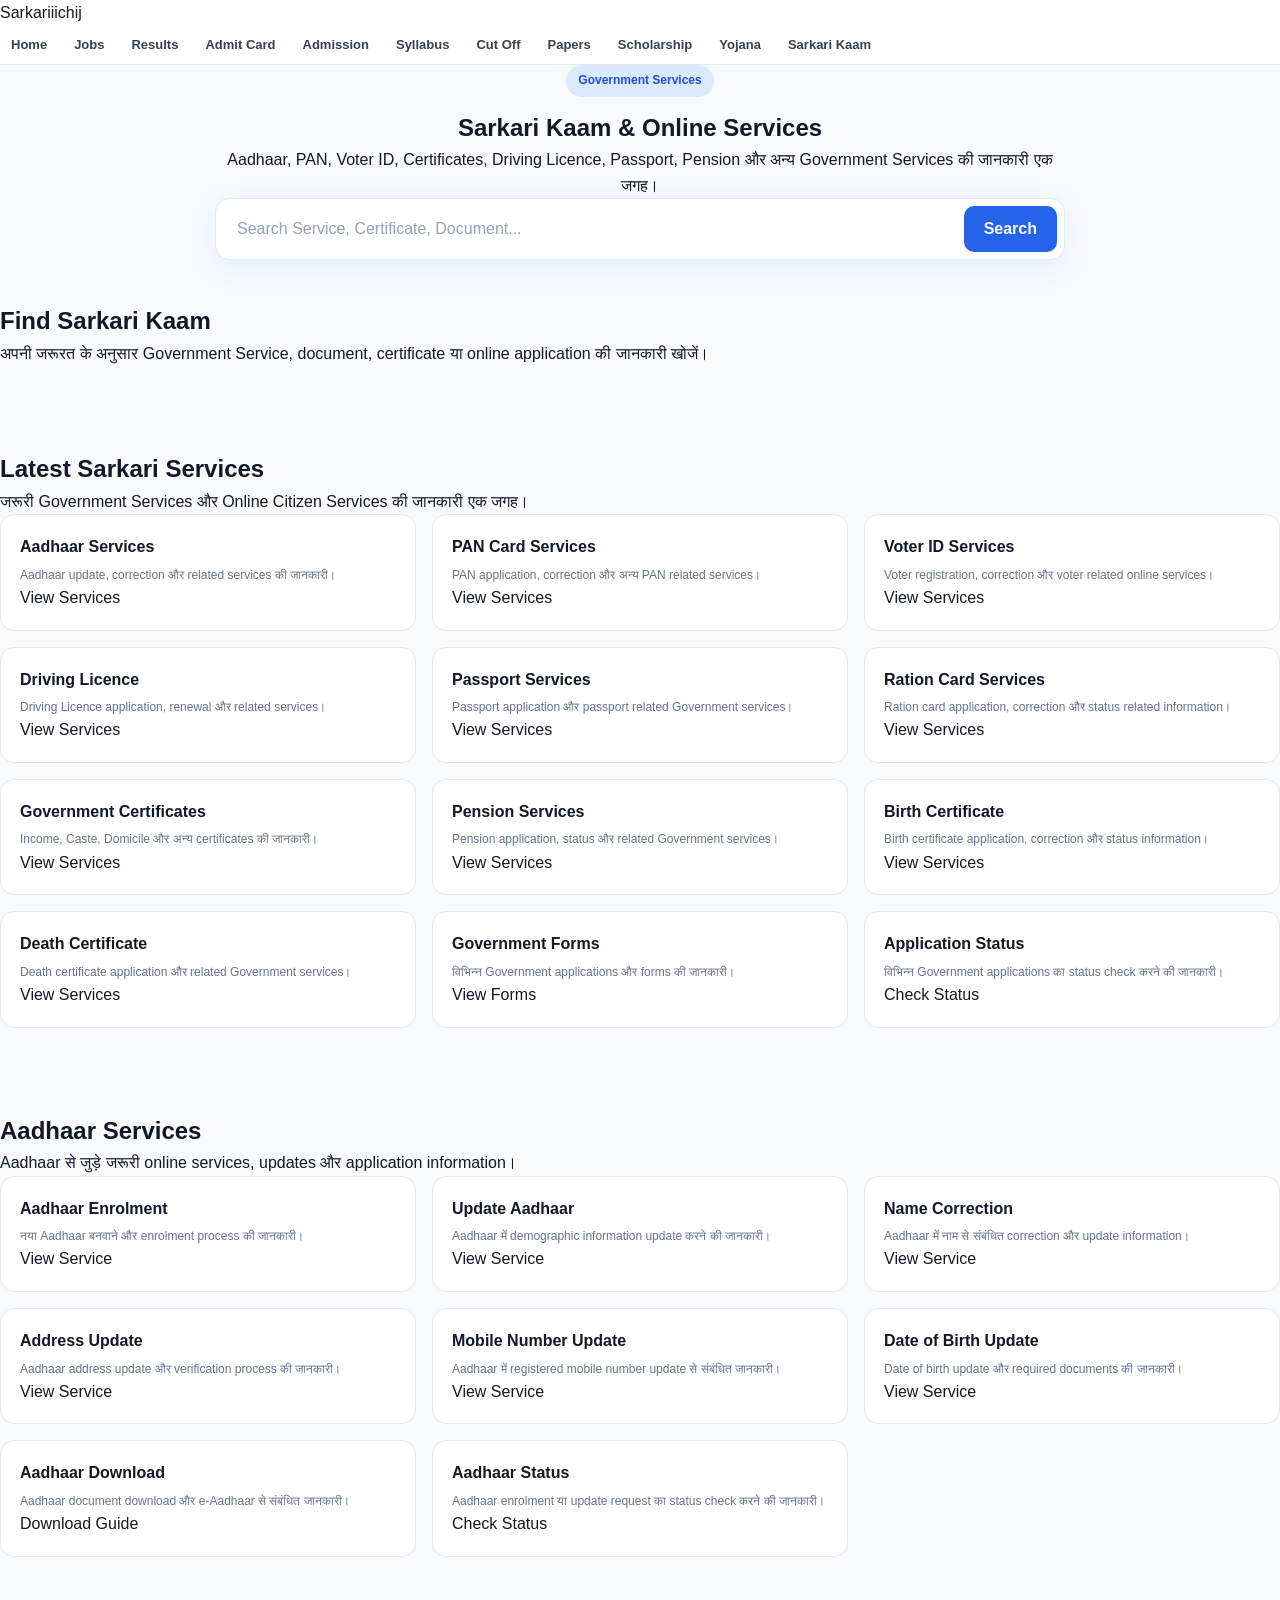
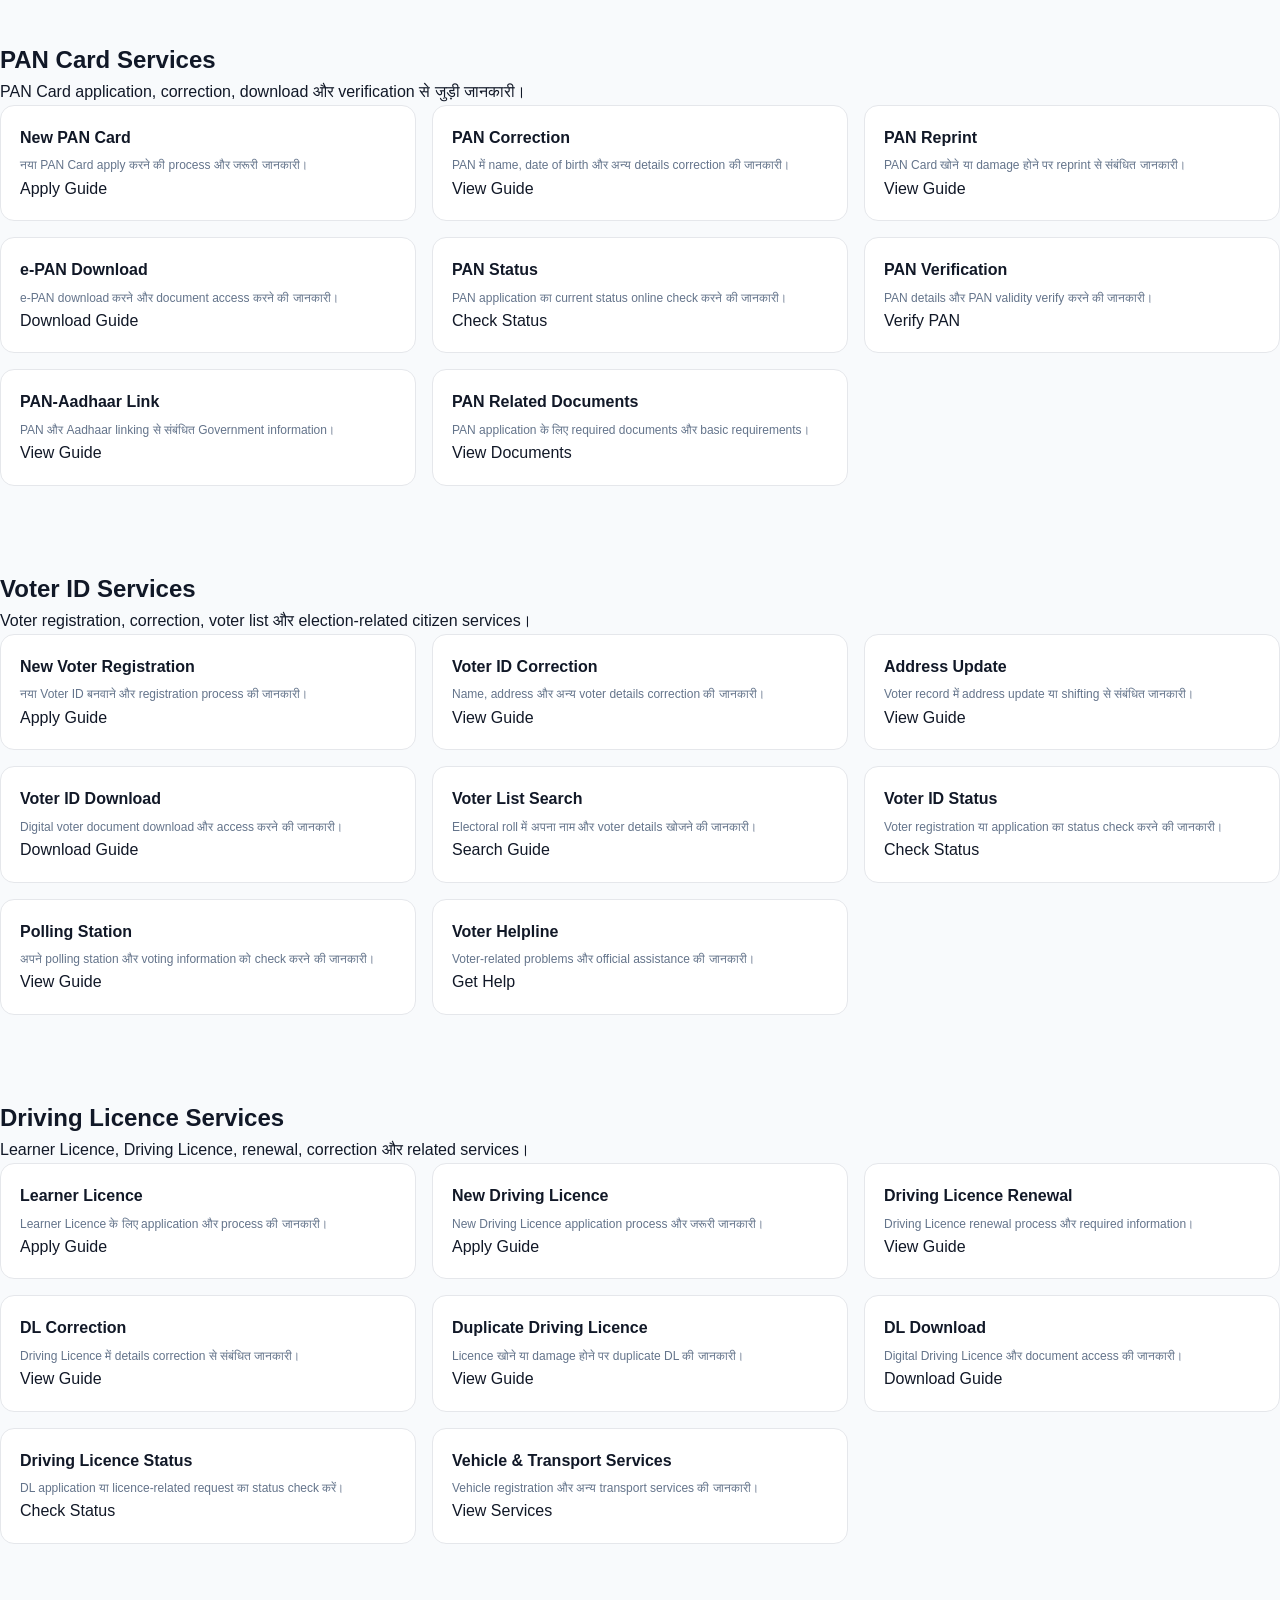
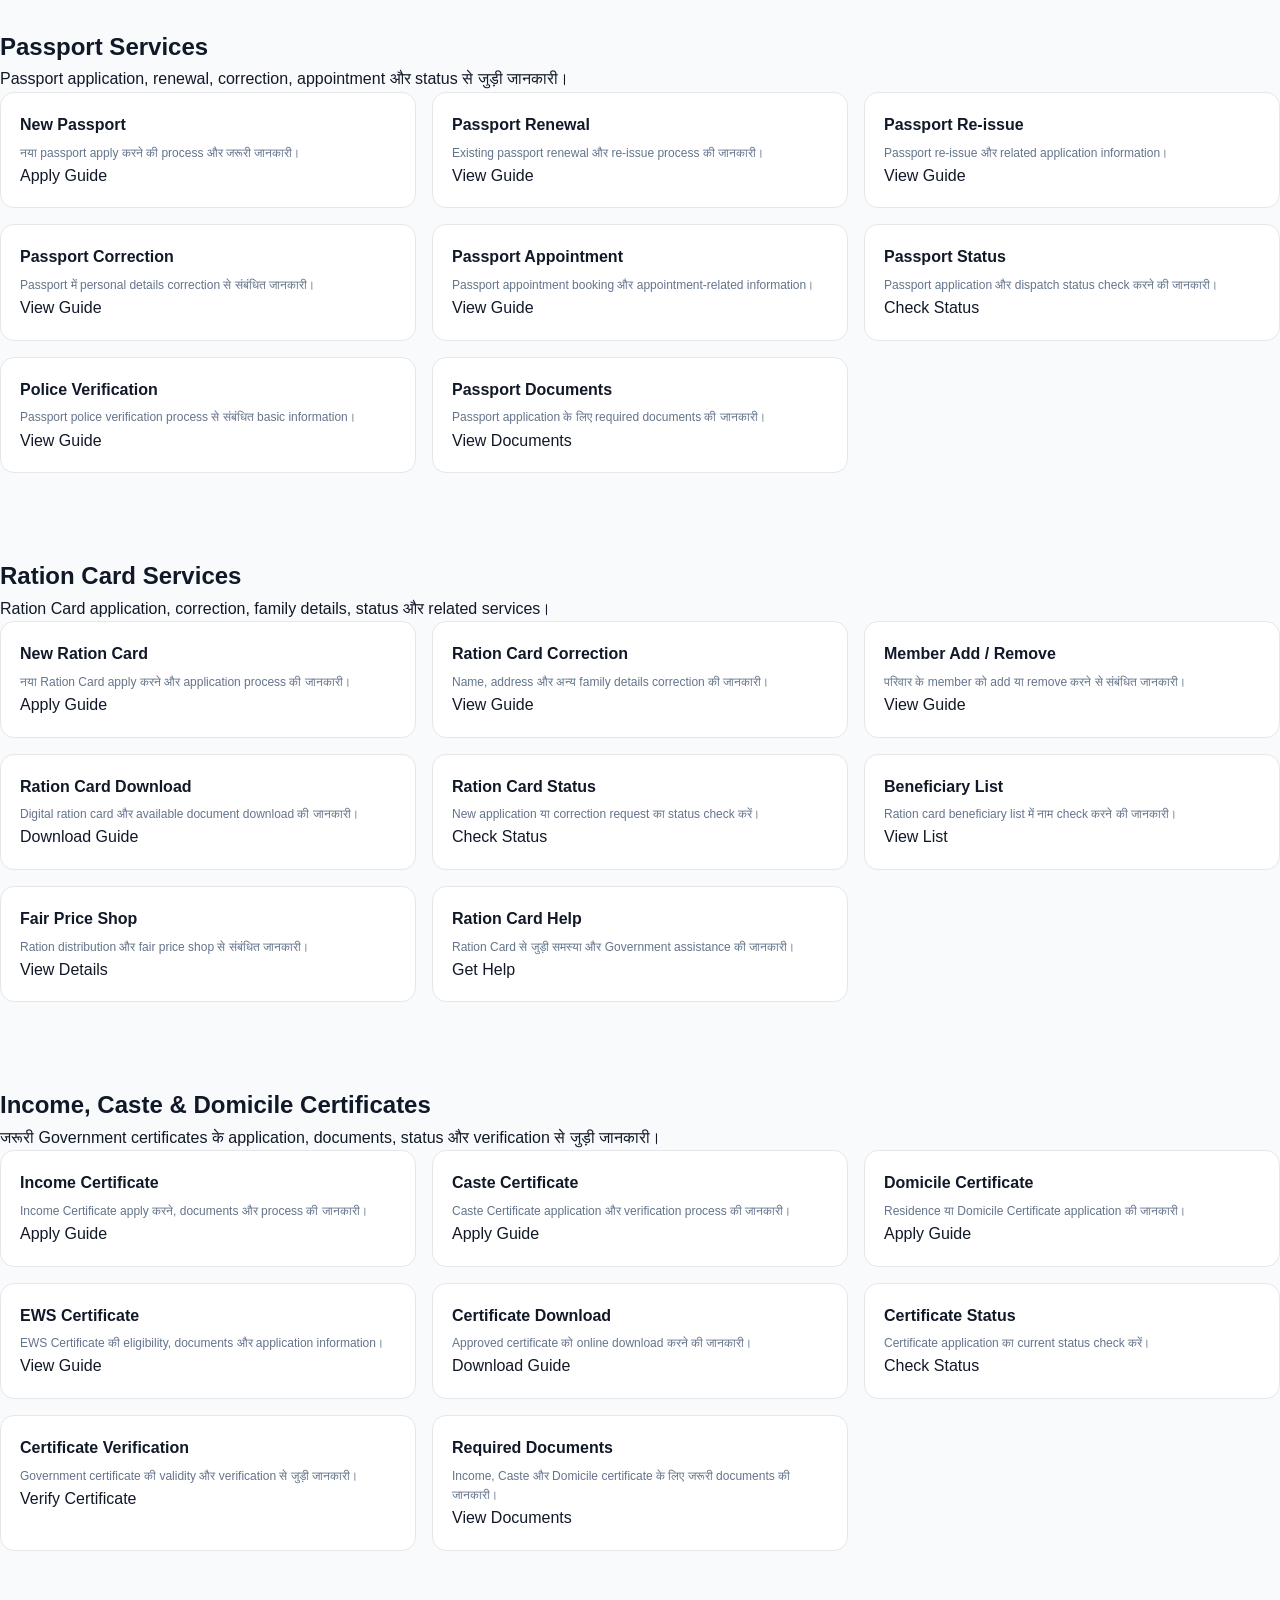
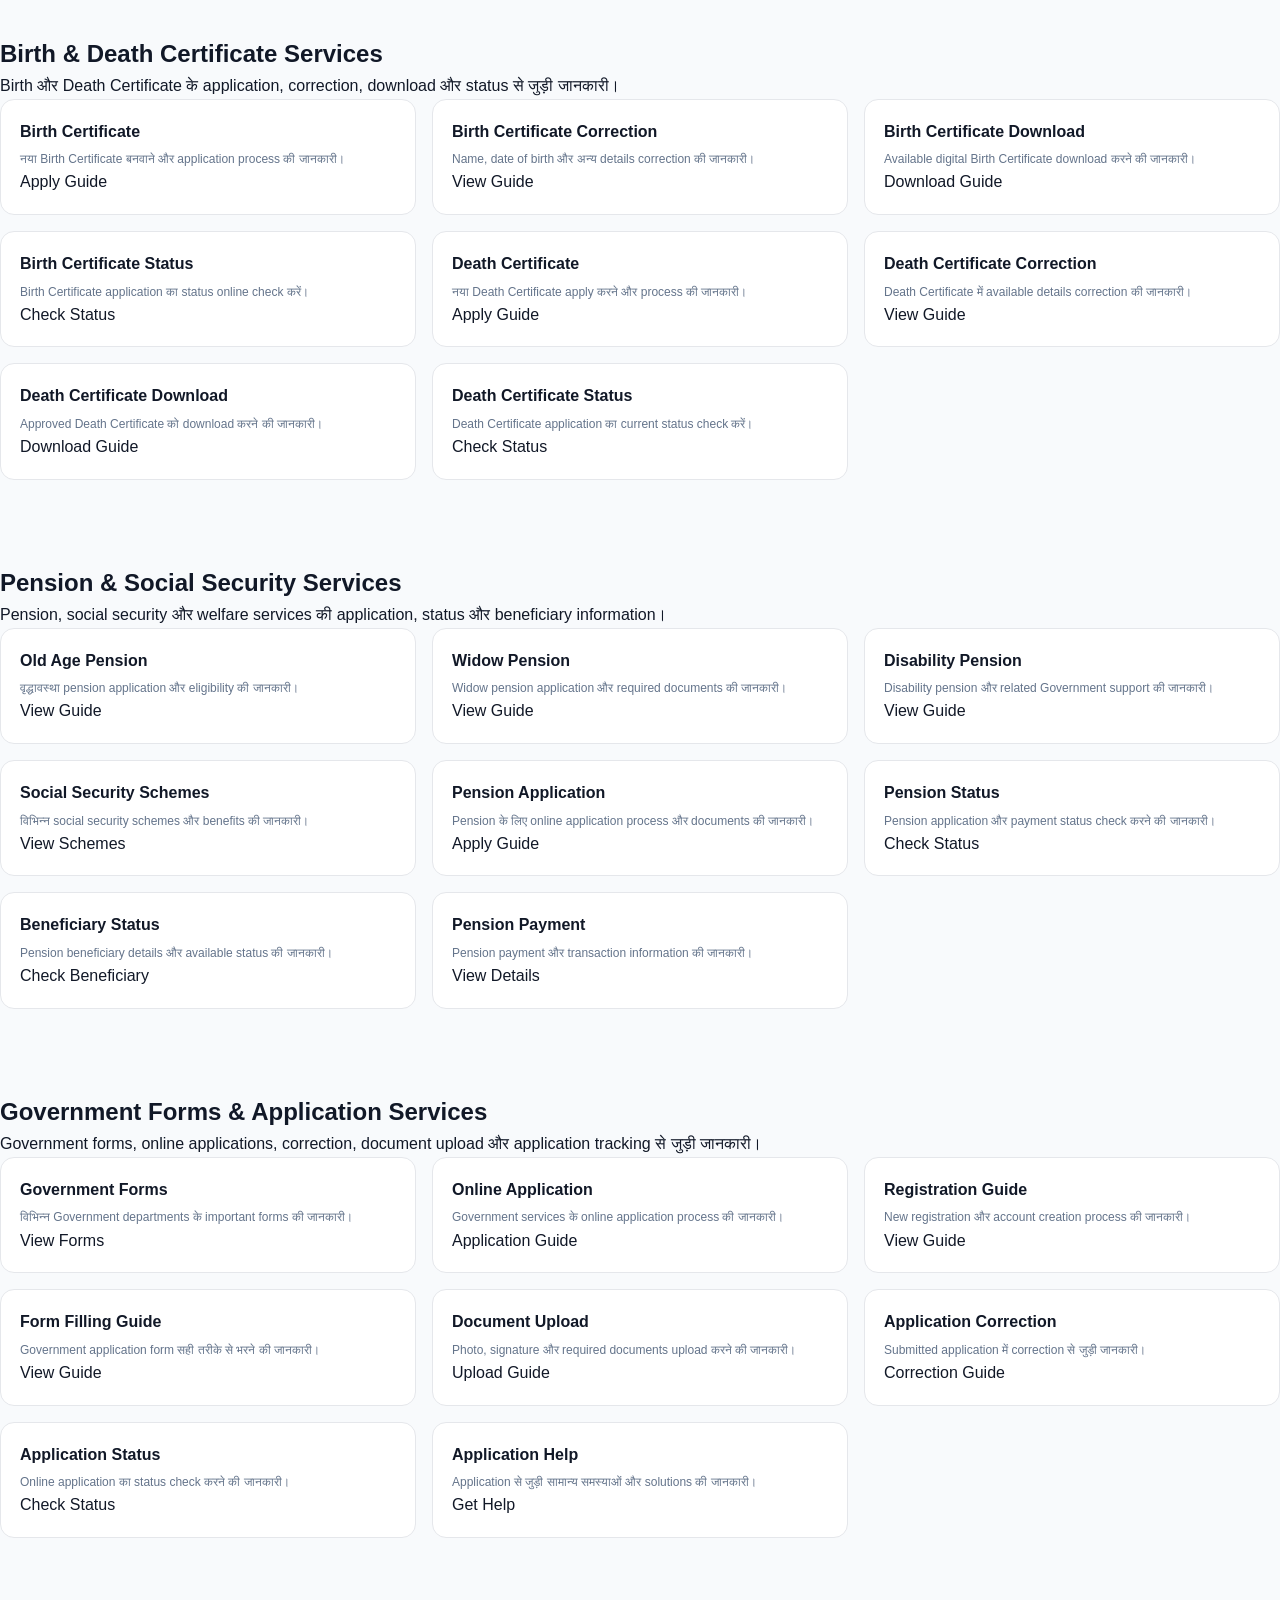
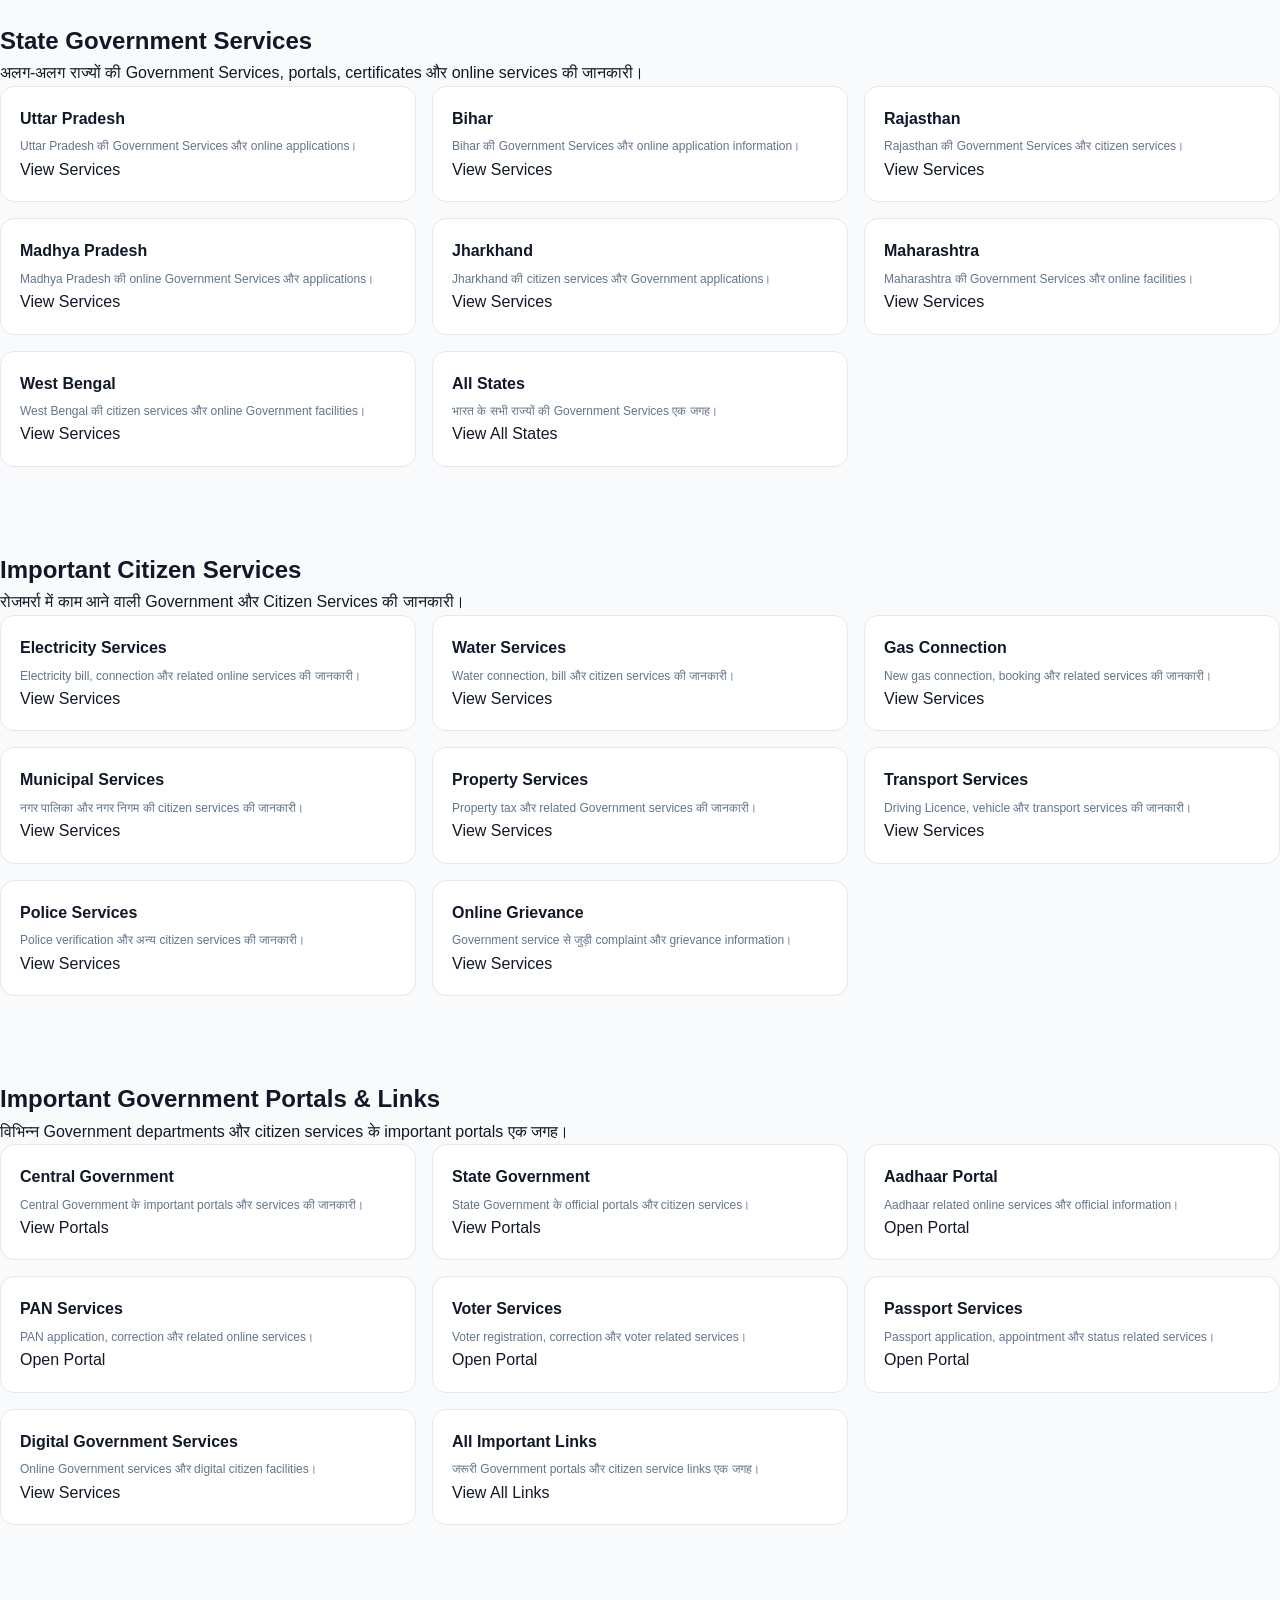
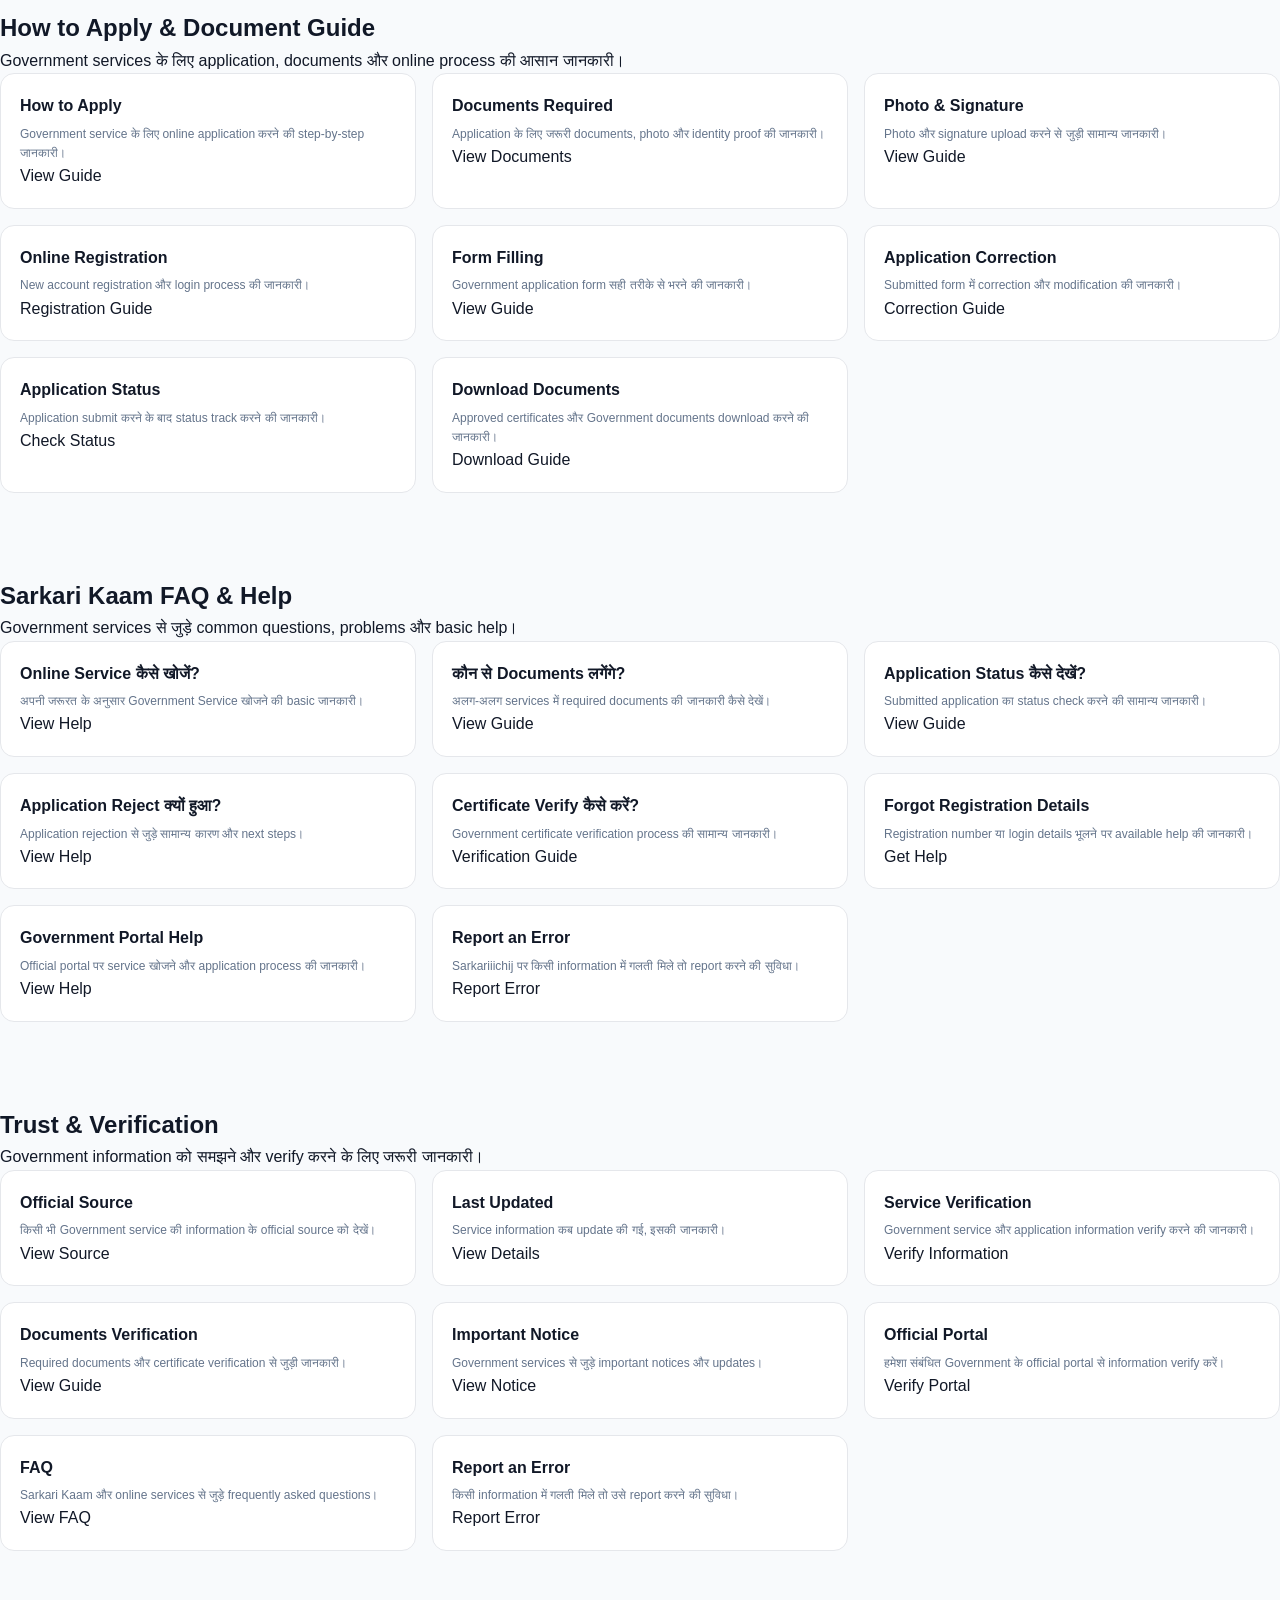
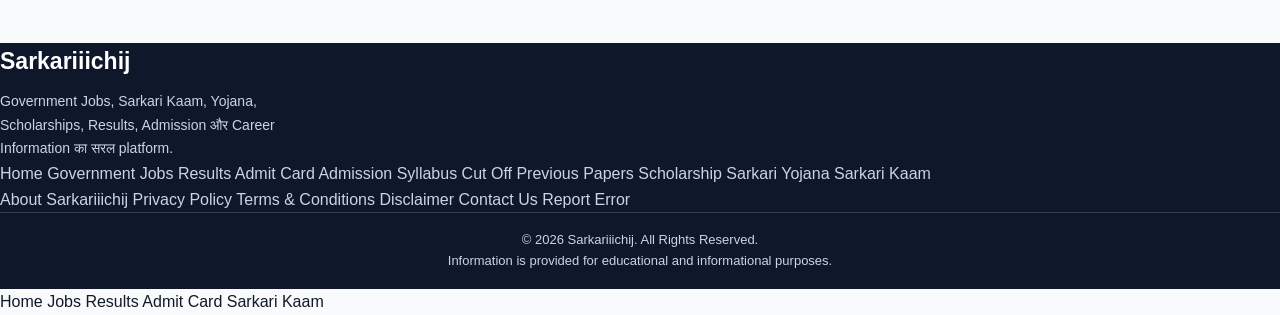
<file: sarkari-kaam.html>
<!DOCTYPE html>
<html lang="en">

<head>
  <meta charset="UTF-8">
  <meta name="viewport" content="width=device-width, initial-scale=1.0">

  <title>Sarkari Kaam – Sarkariiichij</title>

  <meta
    name="description"
    content="Government Services, Aadhaar, PAN, Voter ID, Certificates, Driving Licence, Passport, Pension and Online Sarkari Kaam Information."
  >

  <link rel="stylesheet" href="style.css">
</head>

<body>

  <!-- HEADER -->
  <header class="site-header">

    <div class="logo">
      <a href="index.html">Sarkariiichij</a>
    </div>

    <nav class="main-nav">
      <a href="index.html">Home</a>
      <a href="jobs.html">Jobs</a>
      <a href="results.html">Results</a>
      <a href="admit-card.html">Admit Card</a>
      <a href="admission.html">Admission</a>
      <a href="syllabus.html">Syllabus</a>
      <a href="cutoff.html">Cut Off</a>
      <a href="papers.html">Papers</a>
      <a href="scholarship.html">Scholarship</a>
      <a href="yojana.html">Yojana</a>
      <a href="sarkari-kaam.html">Sarkari Kaam</a>
    </nav>

  </header>


  <!-- HERO -->
  <section class="hero-section">

    <div class="hero-content">

      <span class="hero-badge">
        Government Services
      </span>

      <h1>
        Sarkari Kaam & Online Services
      </h1>

      <p>
        Aadhaar, PAN, Voter ID, Certificates,
        Driving Licence, Passport, Pension और
        अन्य Government Services की जानकारी
        एक जगह।
      </p>

      <div class="search-box">

        <input
          type="search"
          id="serviceSearch"
          placeholder="Search Service, Certificate, Document..."
        >

        <button type="button">
          Search
        </button>

      </div>

    </div>

  </section>


  <!-- INTRO -->
  <section class="section">

    <div class="section-heading">

      <h2>
        Find Sarkari Kaam
      </h2>

      <p>
        अपनी जरूरत के अनुसार Government Service,
        document, certificate या online application
        की जानकारी खोजें।
      </p>

    </div>

  </section>
  <!-- LATEST SARKARI SERVICES -->
<section class="section">

  <div class="section-heading">
    <h2>Latest Sarkari Services</h2>
    <p>
      जरूरी Government Services और Online
      Citizen Services की जानकारी एक जगह।
    </p>
  </div>

  <div class="card-grid">

    <div class="info-card">
      <h3>Aadhaar Services</h3>
      <p>
        Aadhaar update, correction और
        related services की जानकारी।
      </p>
      <a href="#">View Services</a>
    </div>

    <div class="info-card">
      <h3>PAN Card Services</h3>
      <p>
        PAN application, correction और
        अन्य PAN related services।
      </p>
      <a href="#">View Services</a>
    </div>

    <div class="info-card">
      <h3>Voter ID Services</h3>
      <p>
        Voter registration, correction और
        voter related online services।
      </p>
      <a href="#">View Services</a>
    </div>

    <div class="info-card">
      <h3>Driving Licence</h3>
      <p>
        Driving Licence application, renewal
        और related services।
      </p>
      <a href="#">View Services</a>
    </div>

    <div class="info-card">
      <h3>Passport Services</h3>
      <p>
        Passport application और passport
        related Government services।
      </p>
      <a href="#">View Services</a>
    </div>

    <div class="info-card">
      <h3>Ration Card Services</h3>
      <p>
        Ration card application, correction
        और status related information।
      </p>
      <a href="#">View Services</a>
    </div>

    <div class="info-card">
      <h3>Government Certificates</h3>
      <p>
        Income, Caste, Domicile और अन्य
        certificates की जानकारी।
      </p>
      <a href="#">View Services</a>
    </div>

    <div class="info-card">
      <h3>Pension Services</h3>
      <p>
        Pension application, status और
        related Government services।
      </p>
      <a href="#">View Services</a>
    </div>

    <div class="info-card">
      <h3>Birth Certificate</h3>
      <p>
        Birth certificate application,
        correction और status information।
      </p>
      <a href="#">View Services</a>
    </div>

    <div class="info-card">
      <h3>Death Certificate</h3>
      <p>
        Death certificate application और
        related Government services।
      </p>
      <a href="#">View Services</a>
    </div>

    <div class="info-card">
      <h3>Government Forms</h3>
      <p>
        विभिन्न Government applications और
        forms की जानकारी।
      </p>
      <a href="#">View Forms</a>
    </div>

    <div class="info-card">
      <h3>Application Status</h3>
      <p>
        विभिन्न Government applications का
        status check करने की जानकारी।
      </p>
      <a href="#">Check Status</a>
    </div>

  </div>

</section>
<!-- AADHAAR SERVICES -->
<section class="section">

  <div class="section-heading">
    <h2>Aadhaar Services</h2>
    <p>
      Aadhaar से जुड़े जरूरी online services,
      updates और application information।
    </p>
  </div>

  <div class="card-grid">

    <div class="info-card">
      <h3>Aadhaar Enrolment</h3>
      <p>
        नया Aadhaar बनवाने और enrolment
        process की जानकारी।
      </p>
      <a href="#">View Service</a>
    </div>

    <div class="info-card">
      <h3>Update Aadhaar</h3>
      <p>
        Aadhaar में demographic information
        update करने की जानकारी।
      </p>
      <a href="#">View Service</a>
    </div>

    <div class="info-card">
      <h3>Name Correction</h3>
      <p>
        Aadhaar में नाम से संबंधित correction
        और update information।
      </p>
      <a href="#">View Service</a>
    </div>

    <div class="info-card">
      <h3>Address Update</h3>
      <p>
        Aadhaar address update और
        verification process की जानकारी।
      </p>
      <a href="#">View Service</a>
    </div>

    <div class="info-card">
      <h3>Mobile Number Update</h3>
      <p>
        Aadhaar में registered mobile number
        update से संबंधित जानकारी।
      </p>
      <a href="#">View Service</a>
    </div>

    <div class="info-card">
      <h3>Date of Birth Update</h3>
      <p>
        Date of birth update और required
        documents की जानकारी।
      </p>
      <a href="#">View Service</a>
    </div>

    <div class="info-card">
      <h3>Aadhaar Download</h3>
      <p>
        Aadhaar document download और
        e-Aadhaar से संबंधित जानकारी।
      </p>
      <a href="#">Download Guide</a>
    </div>

    <div class="info-card">
      <h3>Aadhaar Status</h3>
      <p>
        Aadhaar enrolment या update request
        का status check करने की जानकारी।
      </p>
      <a href="#">Check Status</a>
    </div>

  </div>

</section>
<!-- PAN CARD SERVICES -->
<section class="section">

  <div class="section-heading">
    <h2>PAN Card Services</h2>
    <p>
      PAN Card application, correction,
      download और verification से जुड़ी जानकारी।
    </p>
  </div>

  <div class="card-grid">

    <div class="info-card">
      <h3>New PAN Card</h3>
      <p>
        नया PAN Card apply करने की
        process और जरूरी जानकारी।
      </p>
      <a href="#">Apply Guide</a>
    </div>

    <div class="info-card">
      <h3>PAN Correction</h3>
      <p>
        PAN में name, date of birth और
        अन्य details correction की जानकारी।
      </p>
      <a href="#">View Guide</a>
    </div>

    <div class="info-card">
      <h3>PAN Reprint</h3>
      <p>
        PAN Card खोने या damage होने पर
        reprint से संबंधित जानकारी।
      </p>
      <a href="#">View Guide</a>
    </div>

    <div class="info-card">
      <h3>e-PAN Download</h3>
      <p>
        e-PAN download करने और document
        access करने की जानकारी।
      </p>
      <a href="#">Download Guide</a>
    </div>

    <div class="info-card">
      <h3>PAN Status</h3>
      <p>
        PAN application का current status
        online check करने की जानकारी।
      </p>
      <a href="#">Check Status</a>
    </div>

    <div class="info-card">
      <h3>PAN Verification</h3>
      <p>
        PAN details और PAN validity
        verify करने की जानकारी।
      </p>
      <a href="#">Verify PAN</a>
    </div>

    <div class="info-card">
      <h3>PAN-Aadhaar Link</h3>
      <p>
        PAN और Aadhaar linking से संबंधित
        Government information।
      </p>
      <a href="#">View Guide</a>
    </div>

    <div class="info-card">
      <h3>PAN Related Documents</h3>
      <p>
        PAN application के लिए required
        documents और basic requirements।
      </p>
      <a href="#">View Documents</a>
    </div>

  </div>

</section>
<!-- VOTER ID SERVICES -->
<section class="section">

  <div class="section-heading">
    <h2>Voter ID Services</h2>
    <p>
      Voter registration, correction, voter list
      और election-related citizen services।
    </p>
  </div>

  <div class="card-grid">

    <div class="info-card">
      <h3>New Voter Registration</h3>
      <p>
        नया Voter ID बनवाने और registration
        process की जानकारी।
      </p>
      <a href="#">Apply Guide</a>
    </div>

    <div class="info-card">
      <h3>Voter ID Correction</h3>
      <p>
        Name, address और अन्य voter details
        correction की जानकारी।
      </p>
      <a href="#">View Guide</a>
    </div>

    <div class="info-card">
      <h3>Address Update</h3>
      <p>
        Voter record में address update या
        shifting से संबंधित जानकारी।
      </p>
      <a href="#">View Guide</a>
    </div>

    <div class="info-card">
      <h3>Voter ID Download</h3>
      <p>
        Digital voter document download और
        access करने की जानकारी।
      </p>
      <a href="#">Download Guide</a>
    </div>

    <div class="info-card">
      <h3>Voter List Search</h3>
      <p>
        Electoral roll में अपना नाम और
        voter details खोजने की जानकारी।
      </p>
      <a href="#">Search Guide</a>
    </div>

    <div class="info-card">
      <h3>Voter ID Status</h3>
      <p>
        Voter registration या application का
        status check करने की जानकारी।
      </p>
      <a href="#">Check Status</a>
    </div>

    <div class="info-card">
      <h3>Polling Station</h3>
      <p>
        अपने polling station और voting
        information को check करने की जानकारी।
      </p>
      <a href="#">View Guide</a>
    </div>

    <div class="info-card">
      <h3>Voter Helpline</h3>
      <p>
        Voter-related problems और official
        assistance की जानकारी।
      </p>
      <a href="#">Get Help</a>
    </div>

  </div>

</section>
<!-- DRIVING LICENCE SERVICES -->
<section class="section">

  <div class="section-heading">
    <h2>Driving Licence Services</h2>
    <p>
      Learner Licence, Driving Licence,
      renewal, correction और related services।
    </p>
  </div>

  <div class="card-grid">

    <div class="info-card">
      <h3>Learner Licence</h3>
      <p>
        Learner Licence के लिए application
        और process की जानकारी।
      </p>
      <a href="#">Apply Guide</a>
    </div>

    <div class="info-card">
      <h3>New Driving Licence</h3>
      <p>
        New Driving Licence application
        process और जरूरी जानकारी।
      </p>
      <a href="#">Apply Guide</a>
    </div>

    <div class="info-card">
      <h3>Driving Licence Renewal</h3>
      <p>
        Driving Licence renewal process
        और required information।
      </p>
      <a href="#">View Guide</a>
    </div>

    <div class="info-card">
      <h3>DL Correction</h3>
      <p>
        Driving Licence में details correction
        से संबंधित जानकारी।
      </p>
      <a href="#">View Guide</a>
    </div>

    <div class="info-card">
      <h3>Duplicate Driving Licence</h3>
      <p>
        Licence खोने या damage होने पर
        duplicate DL की जानकारी।
      </p>
      <a href="#">View Guide</a>
    </div>

    <div class="info-card">
      <h3>DL Download</h3>
      <p>
        Digital Driving Licence और
        document access की जानकारी।
      </p>
      <a href="#">Download Guide</a>
    </div>

    <div class="info-card">
      <h3>Driving Licence Status</h3>
      <p>
        DL application या licence-related
        request का status check करें।
      </p>
      <a href="#">Check Status</a>
    </div>

    <div class="info-card">
      <h3>Vehicle & Transport Services</h3>
      <p>
        Vehicle registration और अन्य
        transport services की जानकारी।
      </p>
      <a href="#">View Services</a>
    </div>

  </div>

</section>
<!-- PASSPORT SERVICES -->
<section class="section">

  <div class="section-heading">
    <h2>Passport Services</h2>
    <p>
      Passport application, renewal, correction,
      appointment और status से जुड़ी जानकारी।
    </p>
  </div>

  <div class="card-grid">

    <div class="info-card">
      <h3>New Passport</h3>
      <p>
        नया passport apply करने की process
        और जरूरी जानकारी।
      </p>
      <a href="#">Apply Guide</a>
    </div>

    <div class="info-card">
      <h3>Passport Renewal</h3>
      <p>
        Existing passport renewal और
        re-issue process की जानकारी।
      </p>
      <a href="#">View Guide</a>
    </div>

    <div class="info-card">
      <h3>Passport Re-issue</h3>
      <p>
        Passport re-issue और related
        application information।
      </p>
      <a href="#">View Guide</a>
    </div>

    <div class="info-card">
      <h3>Passport Correction</h3>
      <p>
        Passport में personal details
        correction से संबंधित जानकारी।
      </p>
      <a href="#">View Guide</a>
    </div>

    <div class="info-card">
      <h3>Passport Appointment</h3>
      <p>
        Passport appointment booking और
        appointment-related information।
      </p>
      <a href="#">View Guide</a>
    </div>

    <div class="info-card">
      <h3>Passport Status</h3>
      <p>
        Passport application और dispatch
        status check करने की जानकारी।
      </p>
      <a href="#">Check Status</a>
    </div>

    <div class="info-card">
      <h3>Police Verification</h3>
      <p>
        Passport police verification process
        से संबंधित basic information।
      </p>
      <a href="#">View Guide</a>
    </div>

    <div class="info-card">
      <h3>Passport Documents</h3>
      <p>
        Passport application के लिए required
        documents की जानकारी।
      </p>
      <a href="#">View Documents</a>
    </div>

  </div>

</section>
<!-- RATION CARD SERVICES -->
<section class="section">

  <div class="section-heading">
    <h2>Ration Card Services</h2>
    <p>
      Ration Card application, correction,
      family details, status और related services।
    </p>
  </div>

  <div class="card-grid">

    <div class="info-card">
      <h3>New Ration Card</h3>
      <p>
        नया Ration Card apply करने और
        application process की जानकारी।
      </p>
      <a href="#">Apply Guide</a>
    </div>

    <div class="info-card">
      <h3>Ration Card Correction</h3>
      <p>
        Name, address और अन्य family details
        correction की जानकारी।
      </p>
      <a href="#">View Guide</a>
    </div>

    <div class="info-card">
      <h3>Member Add / Remove</h3>
      <p>
        परिवार के member को add या remove
        करने से संबंधित जानकारी।
      </p>
      <a href="#">View Guide</a>
    </div>

    <div class="info-card">
      <h3>Ration Card Download</h3>
      <p>
        Digital ration card और available
        document download की जानकारी।
      </p>
      <a href="#">Download Guide</a>
    </div>

    <div class="info-card">
      <h3>Ration Card Status</h3>
      <p>
        New application या correction request
        का status check करें।
      </p>
      <a href="#">Check Status</a>
    </div>

    <div class="info-card">
      <h3>Beneficiary List</h3>
      <p>
        Ration card beneficiary list में
        नाम check करने की जानकारी।
      </p>
      <a href="#">View List</a>
    </div>

    <div class="info-card">
      <h3>Fair Price Shop</h3>
      <p>
        Ration distribution और fair price
        shop से संबंधित जानकारी।
      </p>
      <a href="#">View Details</a>
    </div>

    <div class="info-card">
      <h3>Ration Card Help</h3>
      <p>
        Ration Card से जुड़ी समस्या और
        Government assistance की जानकारी।
      </p>
      <a href="#">Get Help</a>
    </div>

  </div>

</section>
<!-- INCOME CASTE DOMICILE CERTIFICATES -->
<section class="section">

  <div class="section-heading">
    <h2>Income, Caste & Domicile Certificates</h2>
    <p>
      जरूरी Government certificates के
      application, documents, status और verification
      से जुड़ी जानकारी।
    </p>
  </div>

  <div class="card-grid">

    <div class="info-card">
      <h3>Income Certificate</h3>
      <p>
        Income Certificate apply करने,
        documents और process की जानकारी।
      </p>
      <a href="#">Apply Guide</a>
    </div>

    <div class="info-card">
      <h3>Caste Certificate</h3>
      <p>
        Caste Certificate application और
        verification process की जानकारी।
      </p>
      <a href="#">Apply Guide</a>
    </div>

    <div class="info-card">
      <h3>Domicile Certificate</h3>
      <p>
        Residence या Domicile Certificate
        application की जानकारी।
      </p>
      <a href="#">Apply Guide</a>
    </div>

    <div class="info-card">
      <h3>EWS Certificate</h3>
      <p>
        EWS Certificate की eligibility,
        documents और application information।
      </p>
      <a href="#">View Guide</a>
    </div>

    <div class="info-card">
      <h3>Certificate Download</h3>
      <p>
        Approved certificate को online
        download करने की जानकारी।
      </p>
      <a href="#">Download Guide</a>
    </div>

    <div class="info-card">
      <h3>Certificate Status</h3>
      <p>
        Certificate application का
        current status check करें।
      </p>
      <a href="#">Check Status</a>
    </div>

    <div class="info-card">
      <h3>Certificate Verification</h3>
      <p>
        Government certificate की validity
        और verification से जुड़ी जानकारी।
      </p>
      <a href="#">Verify Certificate</a>
    </div>

    <div class="info-card">
      <h3>Required Documents</h3>
      <p>
        Income, Caste और Domicile certificate
        के लिए जरूरी documents की जानकारी।
      </p>
      <a href="#">View Documents</a>
    </div>

  </div>

</section>
<!-- BIRTH & DEATH CERTIFICATE SERVICES -->
<section class="section">

  <div class="section-heading">
    <h2>Birth & Death Certificate Services</h2>
    <p>
      Birth और Death Certificate के
      application, correction, download और
      status से जुड़ी जानकारी।
    </p>
  </div>

  <div class="card-grid">

    <div class="info-card">
      <h3>Birth Certificate</h3>
      <p>
        नया Birth Certificate बनवाने और
        application process की जानकारी।
      </p>
      <a href="#">Apply Guide</a>
    </div>

    <div class="info-card">
      <h3>Birth Certificate Correction</h3>
      <p>
        Name, date of birth और अन्य details
        correction की जानकारी।
      </p>
      <a href="#">View Guide</a>
    </div>

    <div class="info-card">
      <h3>Birth Certificate Download</h3>
      <p>
        Available digital Birth Certificate
        download करने की जानकारी।
      </p>
      <a href="#">Download Guide</a>
    </div>

    <div class="info-card">
      <h3>Birth Certificate Status</h3>
      <p>
        Birth Certificate application का
        status online check करें।
      </p>
      <a href="#">Check Status</a>
    </div>

    <div class="info-card">
      <h3>Death Certificate</h3>
      <p>
        नया Death Certificate apply करने
        और process की जानकारी।
      </p>
      <a href="#">Apply Guide</a>
    </div>

    <div class="info-card">
      <h3>Death Certificate Correction</h3>
      <p>
        Death Certificate में available
        details correction की जानकारी।
      </p>
      <a href="#">View Guide</a>
    </div>

    <div class="info-card">
      <h3>Death Certificate Download</h3>
      <p>
        Approved Death Certificate को
        download करने की जानकारी।
      </p>
      <a href="#">Download Guide</a>
    </div>

    <div class="info-card">
      <h3>Death Certificate Status</h3>
      <p>
        Death Certificate application का
        current status check करें।
      </p>
      <a href="#">Check Status</a>
    </div>

  </div>

</section>
<!-- PENSION & SOCIAL SECURITY SERVICES -->
<section class="section">

  <div class="section-heading">
    <h2>Pension & Social Security Services</h2>
    <p>
      Pension, social security और welfare
      services की application, status और
      beneficiary information।
    </p>
  </div>

  <div class="card-grid">

    <div class="info-card">
      <h3>Old Age Pension</h3>
      <p>
        वृद्धावस्था pension application और
        eligibility की जानकारी।
      </p>
      <a href="#">View Guide</a>
    </div>

    <div class="info-card">
      <h3>Widow Pension</h3>
      <p>
        Widow pension application और
        required documents की जानकारी।
      </p>
      <a href="#">View Guide</a>
    </div>

    <div class="info-card">
      <h3>Disability Pension</h3>
      <p>
        Disability pension और related
        Government support की जानकारी।
      </p>
      <a href="#">View Guide</a>
    </div>

    <div class="info-card">
      <h3>Social Security Schemes</h3>
      <p>
        विभिन्न social security schemes
        और benefits की जानकारी।
      </p>
      <a href="#">View Schemes</a>
    </div>

    <div class="info-card">
      <h3>Pension Application</h3>
      <p>
        Pension के लिए online application
        process और documents की जानकारी।
      </p>
      <a href="#">Apply Guide</a>
    </div>

    <div class="info-card">
      <h3>Pension Status</h3>
      <p>
        Pension application और payment
        status check करने की जानकारी।
      </p>
      <a href="#">Check Status</a>
    </div>

    <div class="info-card">
      <h3>Beneficiary Status</h3>
      <p>
        Pension beneficiary details और
        available status की जानकारी।
      </p>
      <a href="#">Check Beneficiary</a>
    </div>

    <div class="info-card">
      <h3>Pension Payment</h3>
      <p>
        Pension payment और transaction
        information की जानकारी।
      </p>
      <a href="#">View Details</a>
    </div>

  </div>

</section>
<!-- GOVERNMENT FORMS & APPLICATION SERVICES -->
<section class="section">

  <div class="section-heading">
    <h2>Government Forms & Application Services</h2>
    <p>
      Government forms, online applications,
      correction, document upload और application
      tracking से जुड़ी जानकारी।
    </p>
  </div>

  <div class="card-grid">

    <div class="info-card">
      <h3>Government Forms</h3>
      <p>
        विभिन्न Government departments के
        important forms की जानकारी।
      </p>
      <a href="#">View Forms</a>
    </div>

    <div class="info-card">
      <h3>Online Application</h3>
      <p>
        Government services के online
        application process की जानकारी।
      </p>
      <a href="#">Application Guide</a>
    </div>

    <div class="info-card">
      <h3>Registration Guide</h3>
      <p>
        New registration और account creation
        process की जानकारी।
      </p>
      <a href="#">View Guide</a>
    </div>

    <div class="info-card">
      <h3>Form Filling Guide</h3>
      <p>
        Government application form सही
        तरीके से भरने की जानकारी।
      </p>
      <a href="#">View Guide</a>
    </div>

    <div class="info-card">
      <h3>Document Upload</h3>
      <p>
        Photo, signature और required documents
        upload करने की जानकारी।
      </p>
      <a href="#">Upload Guide</a>
    </div>

    <div class="info-card">
      <h3>Application Correction</h3>
      <p>
        Submitted application में correction
        से जुड़ी जानकारी।
      </p>
      <a href="#">Correction Guide</a>
    </div>

    <div class="info-card">
      <h3>Application Status</h3>
      <p>
        Online application का status
        check करने की जानकारी।
      </p>
      <a href="#">Check Status</a>
    </div>

    <div class="info-card">
      <h3>Application Help</h3>
      <p>
        Application से जुड़ी सामान्य समस्याओं
        और solutions की जानकारी।
      </p>
      <a href="#">Get Help</a>
    </div>

  </div>

</section>
<!-- STATE GOVERNMENT SERVICES -->
<section class="section">

  <div class="section-heading">
    <h2>State Government Services</h2>
    <p>
      अलग-अलग राज्यों की Government Services,
      portals, certificates और online services
      की जानकारी।
    </p>
  </div>

  <div class="card-grid">

    <div class="info-card">
      <h3>Uttar Pradesh</h3>
      <p>
        Uttar Pradesh की Government Services
        और online applications।
      </p>
      <a href="#">View Services</a>
    </div>

    <div class="info-card">
      <h3>Bihar</h3>
      <p>
        Bihar की Government Services और
        online application information।
      </p>
      <a href="#">View Services</a>
    </div>

    <div class="info-card">
      <h3>Rajasthan</h3>
      <p>
        Rajasthan की Government Services
        और citizen services।
      </p>
      <a href="#">View Services</a>
    </div>

    <div class="info-card">
      <h3>Madhya Pradesh</h3>
      <p>
        Madhya Pradesh की online Government
        Services और applications।
      </p>
      <a href="#">View Services</a>
    </div>

    <div class="info-card">
      <h3>Jharkhand</h3>
      <p>
        Jharkhand की citizen services और
        Government applications।
      </p>
      <a href="#">View Services</a>
    </div>

    <div class="info-card">
      <h3>Maharashtra</h3>
      <p>
        Maharashtra की Government Services
        और online facilities।
      </p>
      <a href="#">View Services</a>
    </div>

    <div class="info-card">
      <h3>West Bengal</h3>
      <p>
        West Bengal की citizen services और
        online Government facilities।
      </p>
      <a href="#">View Services</a>
    </div>

    <div class="info-card">
      <h3>All States</h3>
      <p>
        भारत के सभी राज्यों की Government
        Services एक जगह।
      </p>
      <a href="#">View All States</a>
    </div>

  </div>

</section>
<!-- IMPORTANT CITIZEN SERVICES -->
<section class="section">

  <div class="section-heading">
    <h2>Important Citizen Services</h2>
    <p>
      रोजमर्रा में काम आने वाली Government
      और Citizen Services की जानकारी।
    </p>
  </div>

  <div class="card-grid">

    <div class="info-card">
      <h3>Electricity Services</h3>
      <p>
        Electricity bill, connection और
        related online services की जानकारी।
      </p>
      <a href="#">View Services</a>
    </div>

    <div class="info-card">
      <h3>Water Services</h3>
      <p>
        Water connection, bill और
        citizen services की जानकारी।
      </p>
      <a href="#">View Services</a>
    </div>

    <div class="info-card">
      <h3>Gas Connection</h3>
      <p>
        New gas connection, booking और
        related services की जानकारी।
      </p>
      <a href="#">View Services</a>
    </div>

    <div class="info-card">
      <h3>Municipal Services</h3>
      <p>
        नगर पालिका और नगर निगम की
        citizen services की जानकारी।
      </p>
      <a href="#">View Services</a>
    </div>

    <div class="info-card">
      <h3>Property Services</h3>
      <p>
        Property tax और related Government
        services की जानकारी।
      </p>
      <a href="#">View Services</a>
    </div>

    <div class="info-card">
      <h3>Transport Services</h3>
      <p>
        Driving Licence, vehicle और
        transport services की जानकारी।
      </p>
      <a href="#">View Services</a>
    </div>

    <div class="info-card">
      <h3>Police Services</h3>
      <p>
        Police verification और अन्य
        citizen services की जानकारी।
      </p>
      <a href="#">View Services</a>
    </div>

    <div class="info-card">
      <h3>Online Grievance</h3>
      <p>
        Government service से जुड़ी
        complaint और grievance information।
      </p>
      <a href="#">View Services</a>
    </div>

  </div>

</section>
<!-- IMPORTANT GOVERNMENT PORTALS -->
<section class="section">

  <div class="section-heading">
    <h2>Important Government Portals & Links</h2>
    <p>
      विभिन्न Government departments और
      citizen services के important portals
      एक जगह।
    </p>
  </div>

  <div class="card-grid">

    <div class="info-card">
      <h3>Central Government</h3>
      <p>
        Central Government के important
        portals और services की जानकारी।
      </p>
      <a href="#">View Portals</a>
    </div>

    <div class="info-card">
      <h3>State Government</h3>
      <p>
        State Government के official portals
        और citizen services।
      </p>
      <a href="#">View Portals</a>
    </div>

    <div class="info-card">
      <h3>Aadhaar Portal</h3>
      <p>
        Aadhaar related online services और
        official information।
      </p>
      <a href="#">Open Portal</a>
    </div>

    <div class="info-card">
      <h3>PAN Services</h3>
      <p>
        PAN application, correction और
        related online services।
      </p>
      <a href="#">Open Portal</a>
    </div>

    <div class="info-card">
      <h3>Voter Services</h3>
      <p>
        Voter registration, correction और
        voter related services।
      </p>
      <a href="#">Open Portal</a>
    </div>

    <div class="info-card">
      <h3>Passport Services</h3>
      <p>
        Passport application, appointment और
        status related services।
      </p>
      <a href="#">Open Portal</a>
    </div>

    <div class="info-card">
      <h3>Digital Government Services</h3>
      <p>
        Online Government services और
        digital citizen facilities।
      </p>
      <a href="#">View Services</a>
    </div>

    <div class="info-card">
      <h3>All Important Links</h3>
      <p>
        जरूरी Government portals और
        citizen service links एक जगह।
      </p>
      <a href="#">View All Links</a>
    </div>

  </div>

</section>
<!-- HOW TO APPLY & DOCUMENT GUIDE -->
<section class="section">

  <div class="section-heading">
    <h2>How to Apply & Document Guide</h2>
    <p>
      Government services के लिए application,
      documents और online process की आसान जानकारी।
    </p>
  </div>

  <div class="card-grid">

    <div class="info-card">
      <h3>How to Apply</h3>
      <p>
        Government service के लिए online
        application करने की step-by-step जानकारी।
      </p>
      <a href="#">View Guide</a>
    </div>

    <div class="info-card">
      <h3>Documents Required</h3>
      <p>
        Application के लिए जरूरी documents,
        photo और identity proof की जानकारी।
      </p>
      <a href="#">View Documents</a>
    </div>

    <div class="info-card">
      <h3>Photo & Signature</h3>
      <p>
        Photo और signature upload करने से
        जुड़ी सामान्य जानकारी।
      </p>
      <a href="#">View Guide</a>
    </div>

    <div class="info-card">
      <h3>Online Registration</h3>
      <p>
        New account registration और
        login process की जानकारी।
      </p>
      <a href="#">Registration Guide</a>
    </div>

    <div class="info-card">
      <h3>Form Filling</h3>
      <p>
        Government application form सही
        तरीके से भरने की जानकारी।
      </p>
      <a href="#">View Guide</a>
    </div>

    <div class="info-card">
      <h3>Application Correction</h3>
      <p>
        Submitted form में correction और
        modification की जानकारी।
      </p>
      <a href="#">Correction Guide</a>
    </div>

    <div class="info-card">
      <h3>Application Status</h3>
      <p>
        Application submit करने के बाद
        status track करने की जानकारी।
      </p>
      <a href="#">Check Status</a>
    </div>

    <div class="info-card">
      <h3>Download Documents</h3>
      <p>
        Approved certificates और Government
        documents download करने की जानकारी।
      </p>
      <a href="#">Download Guide</a>
    </div>

  </div>

</section>
<!-- SARKARI KAAM FAQ & HELP -->
<section class="section">

  <div class="section-heading">
    <h2>Sarkari Kaam FAQ & Help</h2>
    <p>
      Government services से जुड़े common
      questions, problems और basic help।
    </p>
  </div>

  <div class="card-grid">

    <div class="info-card">
      <h3>Online Service कैसे खोजें?</h3>
      <p>
        अपनी जरूरत के अनुसार Government
        Service खोजने की basic जानकारी।
      </p>
      <a href="#">View Help</a>
    </div>

    <div class="info-card">
      <h3>कौन से Documents लगेंगे?</h3>
      <p>
        अलग-अलग services में required
        documents की जानकारी कैसे देखें।
      </p>
      <a href="#">View Guide</a>
    </div>

    <div class="info-card">
      <h3>Application Status कैसे देखें?</h3>
      <p>
        Submitted application का status
        check करने की सामान्य जानकारी।
      </p>
      <a href="#">View Guide</a>
    </div>

    <div class="info-card">
      <h3>Application Reject क्यों हुआ?</h3>
      <p>
        Application rejection से जुड़े
        सामान्य कारण और next steps।
      </p>
      <a href="#">View Help</a>
    </div>

    <div class="info-card">
      <h3>Certificate Verify कैसे करें?</h3>
      <p>
        Government certificate verification
        process की सामान्य जानकारी।
      </p>
      <a href="#">Verification Guide</a>
    </div>

    <div class="info-card">
      <h3>Forgot Registration Details</h3>
      <p>
        Registration number या login details
        भूलने पर available help की जानकारी।
      </p>
      <a href="#">Get Help</a>
    </div>

    <div class="info-card">
      <h3>Government Portal Help</h3>
      <p>
        Official portal पर service खोजने
        और application process की जानकारी।
      </p>
      <a href="#">View Help</a>
    </div>

    <div class="info-card">
      <h3>Report an Error</h3>
      <p>
        Sarkariiichij पर किसी information में
        गलती मिले तो report करने की सुविधा।
      </p>
      <a href="#">Report Error</a>
    </div>

  </div>

</section>
<!-- TRUST & VERIFICATION -->
<section class="section">

  <div class="section-heading">
    <h2>Trust & Verification</h2>
    <p>
      Government information को समझने और
      verify करने के लिए जरूरी जानकारी।
    </p>
  </div>

  <div class="card-grid">

    <div class="info-card">
      <h3>Official Source</h3>
      <p>
        किसी भी Government service की
        information के official source को देखें।
      </p>
      <a href="#">View Source</a>
    </div>

    <div class="info-card">
      <h3>Last Updated</h3>
      <p>
        Service information कब update की गई,
        इसकी जानकारी।
      </p>
      <a href="#">View Details</a>
    </div>

    <div class="info-card">
      <h3>Service Verification</h3>
      <p>
        Government service और application
        information verify करने की जानकारी।
      </p>
      <a href="#">Verify Information</a>
    </div>

    <div class="info-card">
      <h3>Documents Verification</h3>
      <p>
        Required documents और certificate
        verification से जुड़ी जानकारी।
      </p>
      <a href="#">View Guide</a>
    </div>

    <div class="info-card">
      <h3>Important Notice</h3>
      <p>
        Government services से जुड़े
        important notices और updates।
      </p>
      <a href="#">View Notice</a>
    </div>

    <div class="info-card">
      <h3>Official Portal</h3>
      <p>
        हमेशा संबंधित Government के
        official portal से information verify करें।
      </p>
      <a href="#">Verify Portal</a>
    </div>

    <div class="info-card">
      <h3>FAQ</h3>
      <p>
        Sarkari Kaam और online services से
        जुड़े frequently asked questions।
      </p>
      <a href="#">View FAQ</a>
    </div>

    <div class="info-card">
      <h3>Report an Error</h3>
      <p>
        किसी information में गलती मिले तो
        उसे report करने की सुविधा।
      </p>
      <a href="#">Report Error</a>
    </div>

  </div>

</section>
<!-- FOOTER -->
<footer class="site-footer">

  <div class="footer-brand">
    <h2>Sarkariiichij</h2>
    <p>
      Government Jobs, Sarkari Kaam, Yojana,
      Scholarships, Results, Admission और
      Career Information का सरल platform.
    </p>
  </div>

  <div class="footer-links">
    <a href="index.html">Home</a>
    <a href="jobs.html">Government Jobs</a>
    <a href="results.html">Results</a>
    <a href="admit-card.html">Admit Card</a>
    <a href="admission.html">Admission</a>
    <a href="syllabus.html">Syllabus</a>
    <a href="cutoff.html">Cut Off</a>
    <a href="papers.html">Previous Papers</a>
    <a href="scholarship.html">Scholarship</a>
    <a href="yojana.html">Sarkari Yojana</a>
    <a href="sarkari-kaam.html">Sarkari Kaam</a>
  </div>

  <div class="footer-info">
    <a href="#">About Sarkariiichij</a>
    <a href="#">Privacy Policy</a>
    <a href="#">Terms & Conditions</a>
    <a href="#">Disclaimer</a>
    <a href="#">Contact Us</a>
    <a href="#">Report Error</a>
  </div>

  <div class="footer-bottom">
    <p>
      © 2026 Sarkariiichij. All Rights Reserved.
    </p>

    <p>
      Information is provided for educational
      and informational purposes.
    </p>
  </div>

</footer>


<!-- MOBILE NAV -->
<nav class="mobile-nav">

  <a href="index.html">Home</a>

  <a href="jobs.html">Jobs</a>

  <a href="results.html">Results</a>

  <a href="admit-card.html">Admit Card</a>

  <a href="sarkari-kaam.html">Sarkari Kaam</a>

</nav>


</body>
</html>
</file>
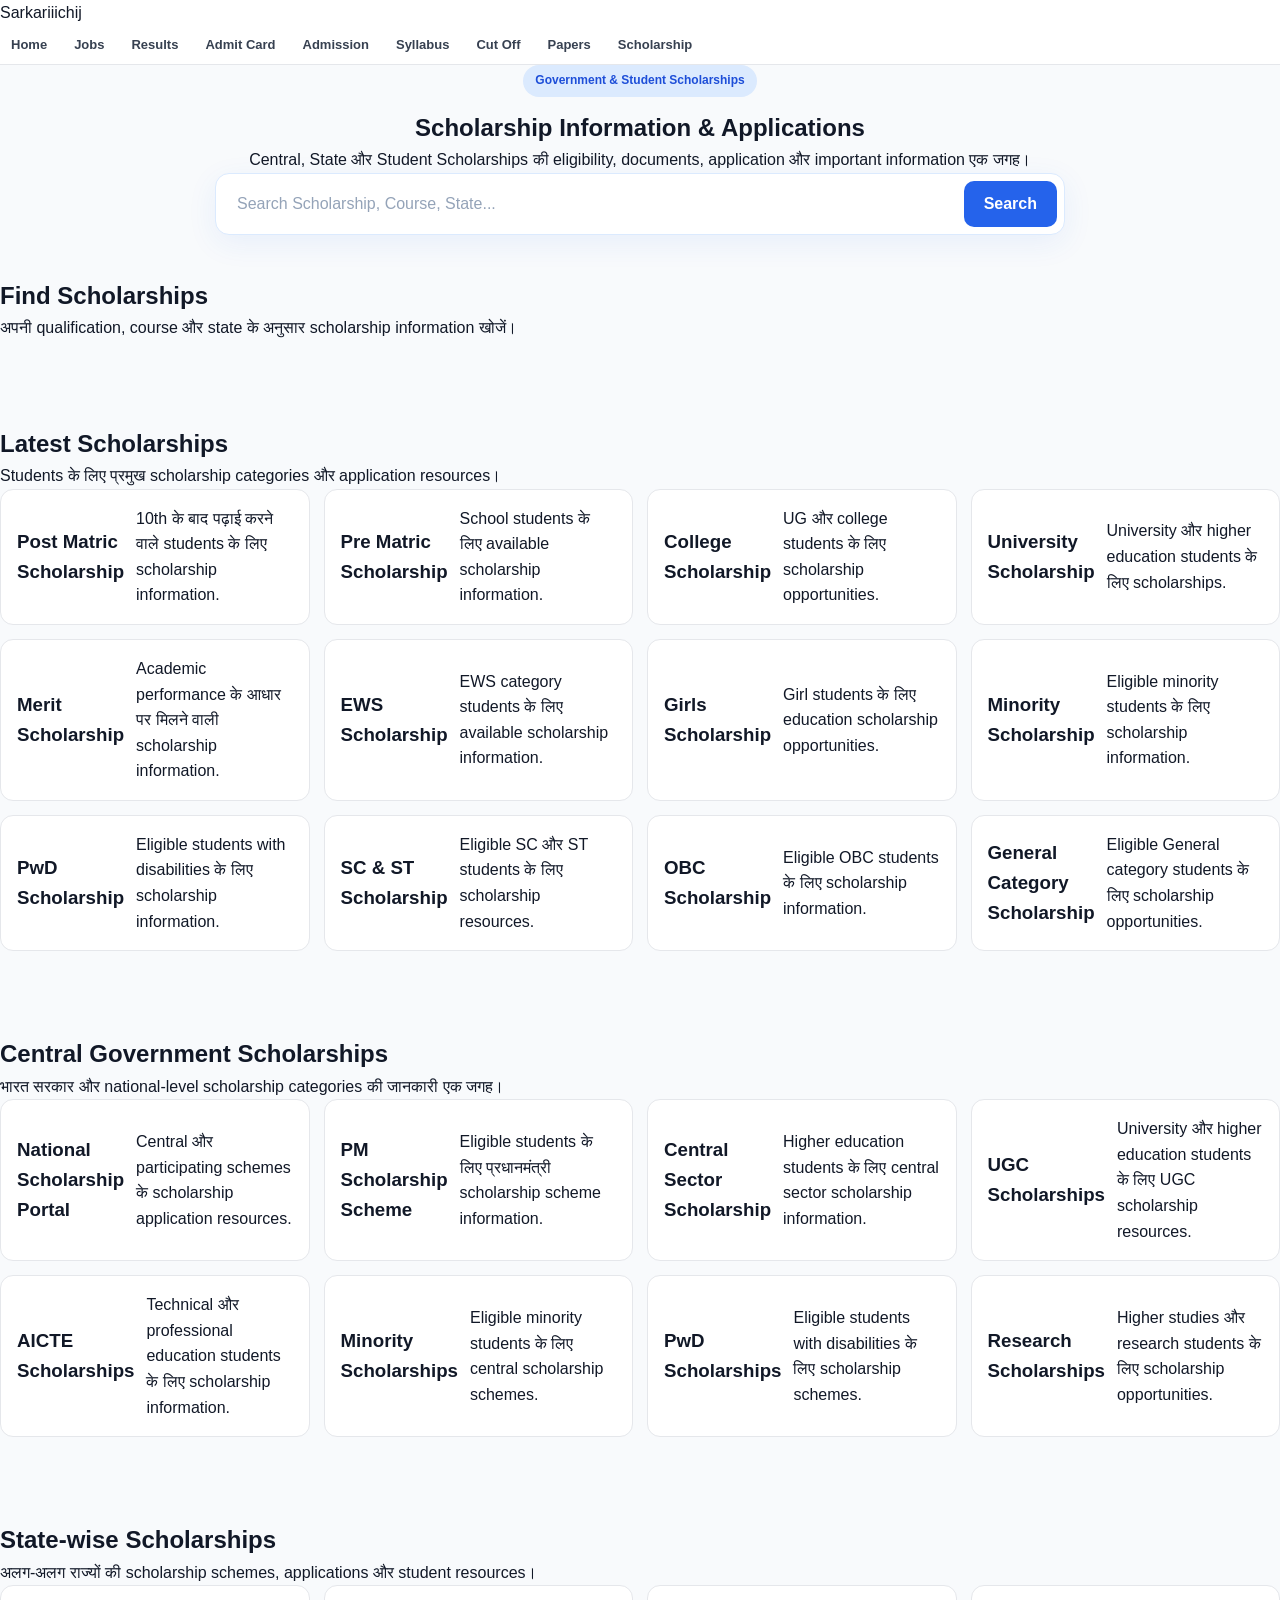
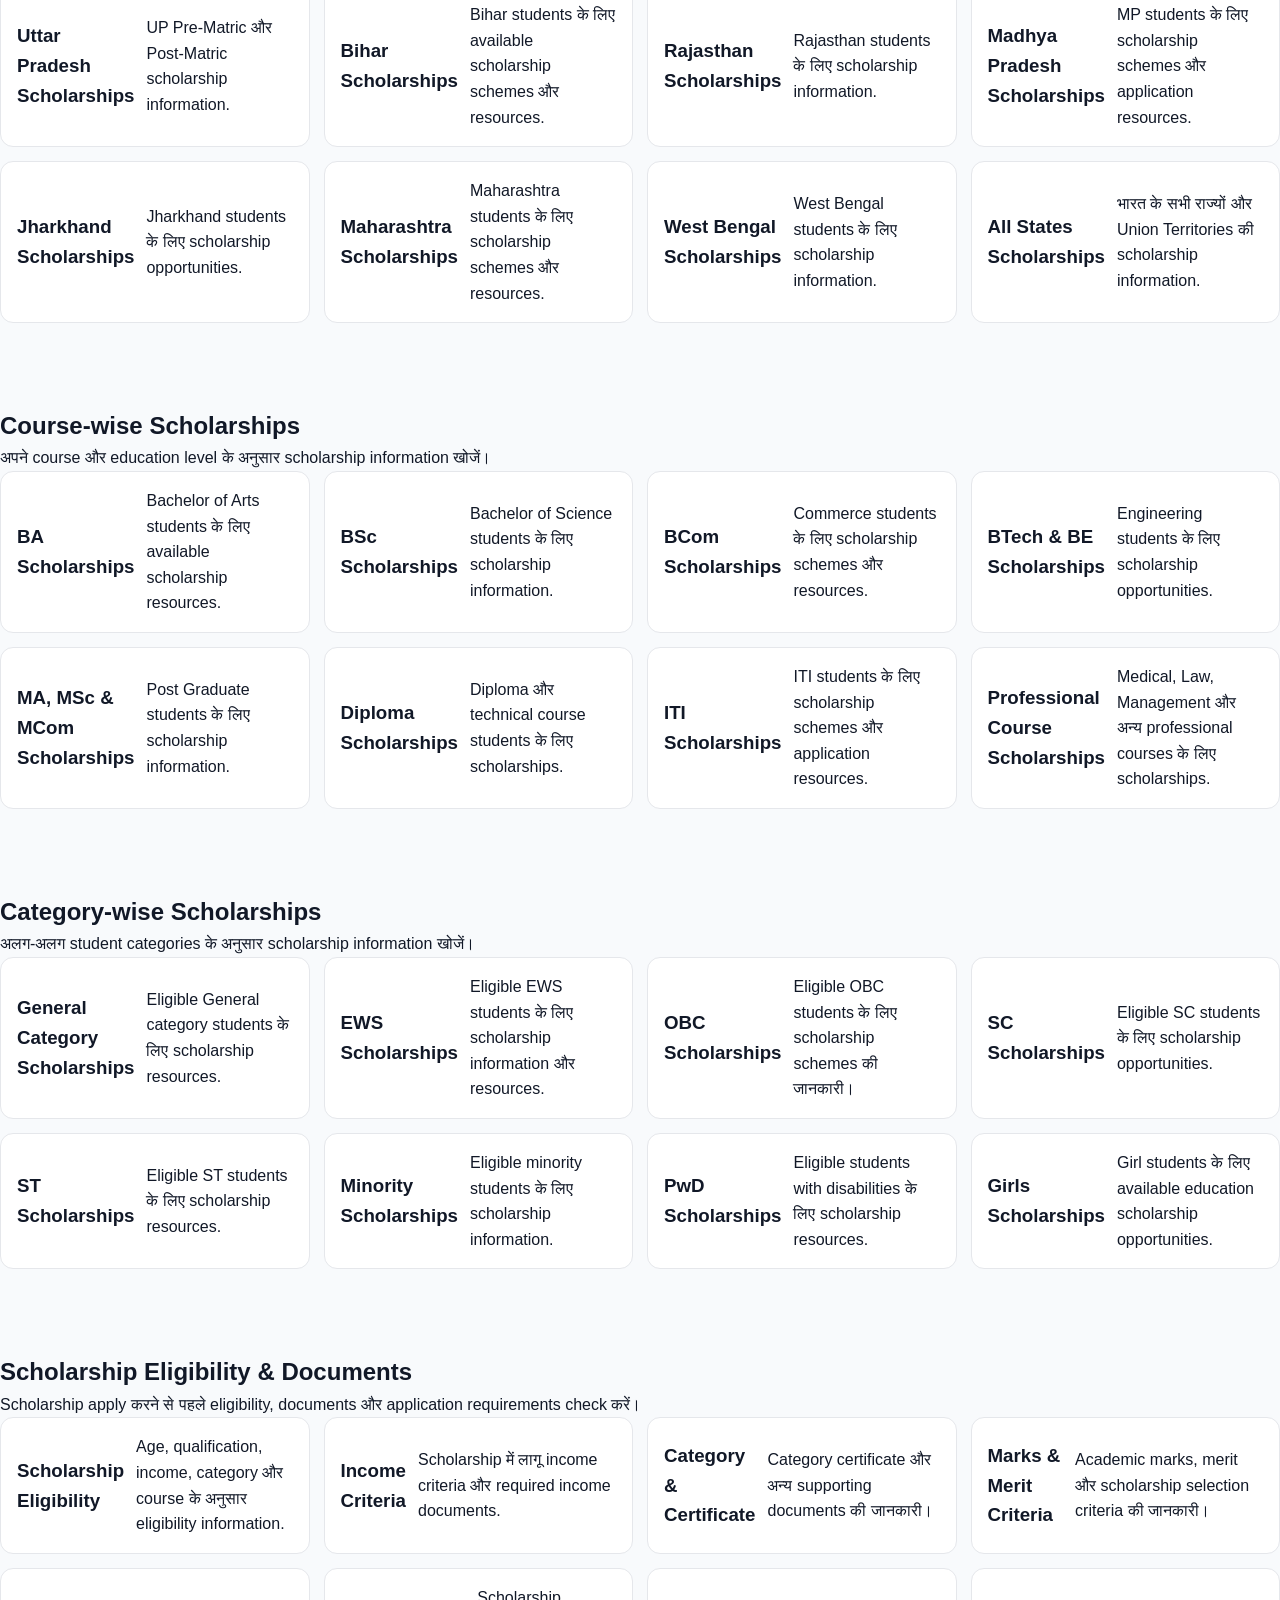
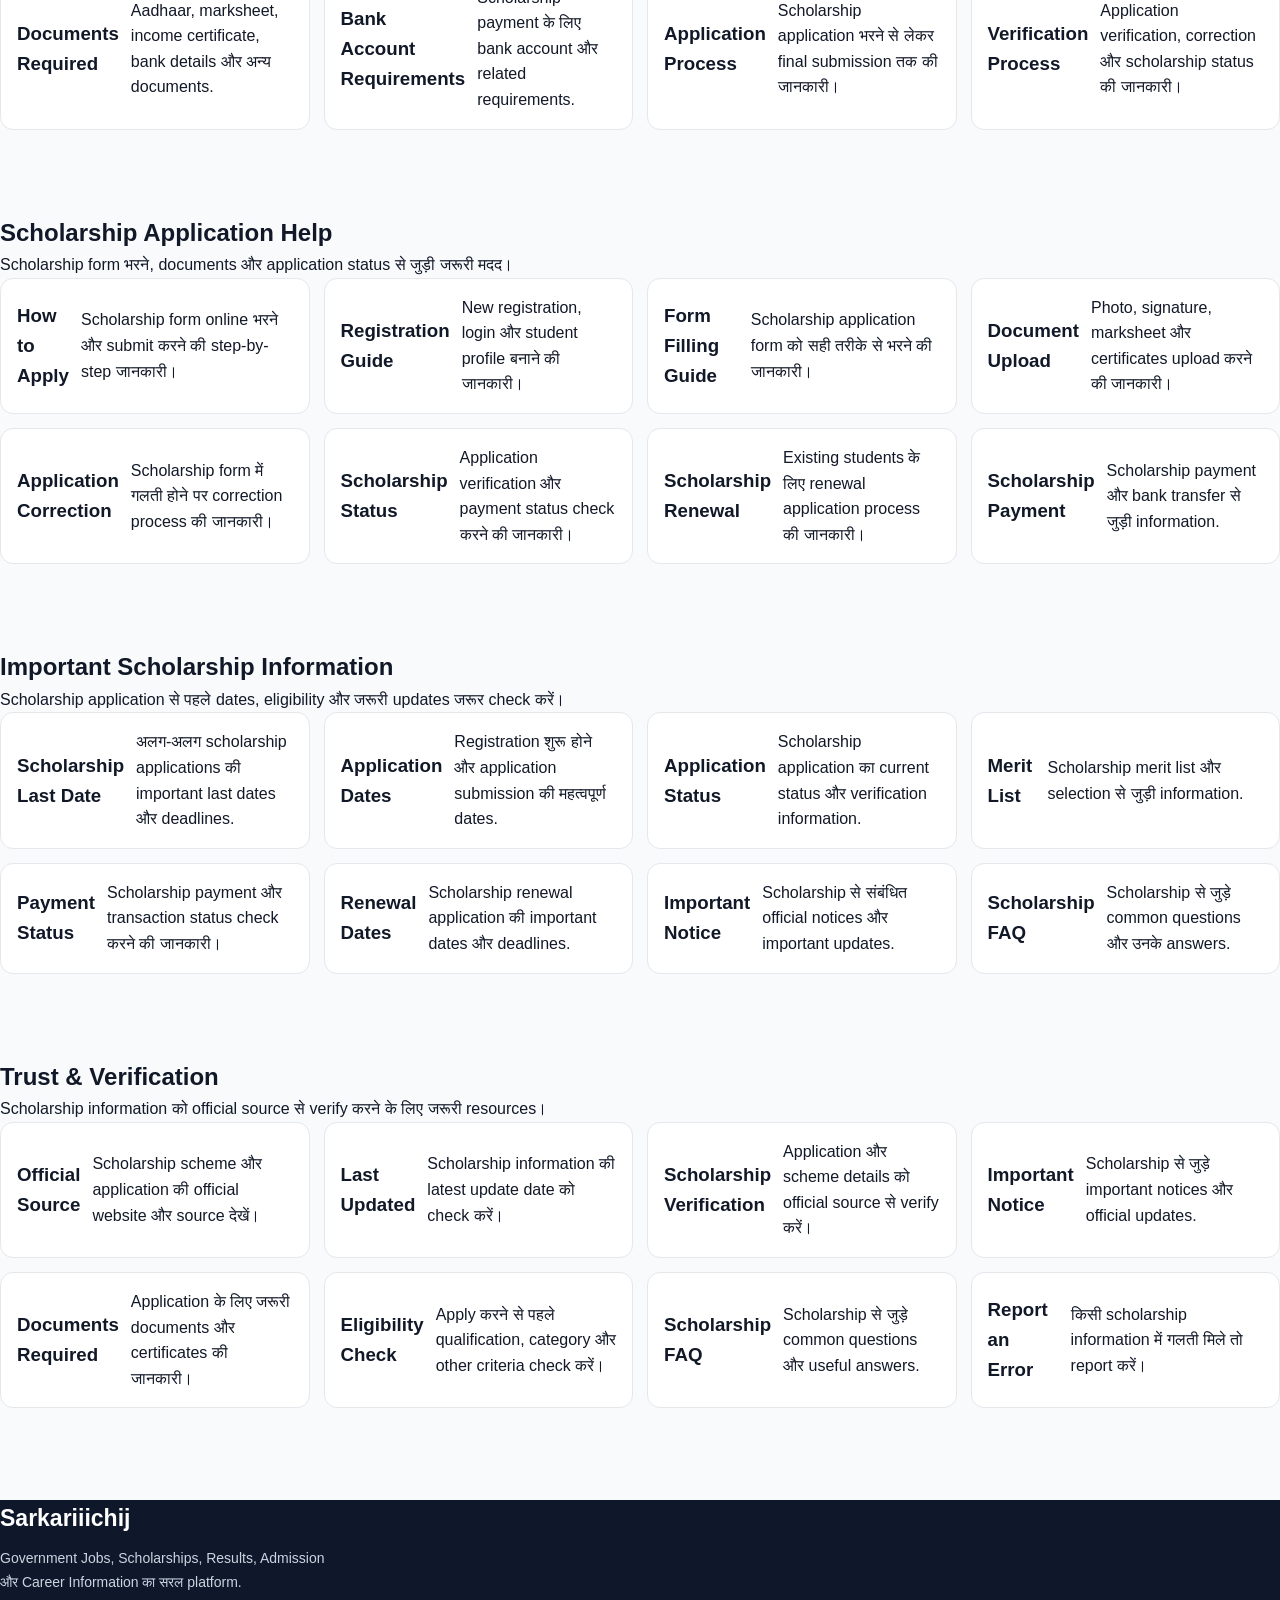
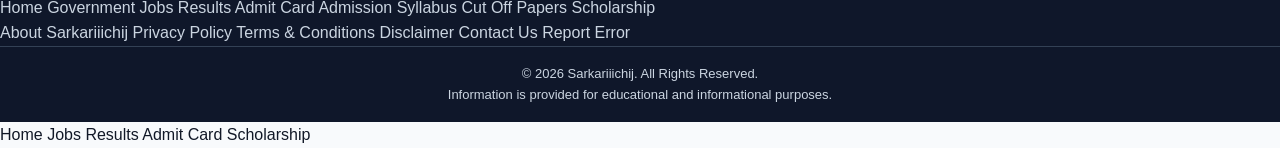
<file: scholarship.html>
<!DOCTYPE html>
<html lang="en">

<head>

  <meta charset="UTF-8">

  <meta
    name="viewport"
    content="width=device-width, initial-scale=1.0"
  >

  <title>Scholarship – Sarkariiichij</title>

  <meta
    name="description"
    content="Government Scholarships, Student Scholarships, Eligibility, Application and Scholarship Information."
  >

  <link
    rel="stylesheet"
    href="style.css"
  >

</head>


<body>


  <!-- HEADER -->
  <header class="site-header">

    <div class="logo">

      <a href="index.html">
        Sarkariiichij
      </a>

    </div>


    <nav class="main-nav">

      <a href="index.html">
        Home
      </a>

      <a href="jobs.html">
        Jobs
      </a>

      <a href="results.html">
        Results
      </a>

      <a href="admit-card.html">
        Admit Card
      </a>

      <a href="admission.html">
        Admission
      </a>

      <a href="syllabus.html">
        Syllabus
      </a>

      <a href="cutoff.html">
        Cut Off
      </a>

      <a href="papers.html">
        Papers
      </a>

      <a href="scholarship.html">
        Scholarship
      </a>

    </nav>

  </header>



  <!-- HERO -->
  <section class="hero-section">

    <div class="hero-content">

      <span class="hero-badge">
        Government & Student Scholarships
      </span>


      <h1>
        Scholarship Information & Applications
      </h1>


      <p>
        Central, State और Student Scholarships की
        eligibility, documents, application और
        important information एक जगह।
      </p>


      <!-- SEARCH -->
      <div class="search-box">

        <input
          type="search"
          id="scholarshipSearch"
          placeholder="Search Scholarship, Course, State..."
        >


        <button type="button">
          Search
        </button>

      </div>

    </div>

  </section>



  <!-- PAGE INTRO -->
  <section class="section">

    <div class="section-heading">

      <h2>
        Find Scholarships
      </h2>

      <p>
        अपनी qualification, course और state के
        अनुसार scholarship information खोजें।
      </p>

    </div>

  </section>
  <!-- LATEST SCHOLARSHIPS -->
<section class="section">

  <div class="section-heading">

    <h2>
      Latest Scholarships
    </h2>

    <p>
      Students के लिए प्रमुख scholarship categories
      और application resources।
    </p>

  </div>


  <div class="quick-grid">


    <!-- POST MATRIC -->
    <a href="#" class="quick-card">

      <h3>
        Post Matric Scholarship
      </h3>

      <p>
        10th के बाद पढ़ाई करने वाले students
        के लिए scholarship information.
      </p>

    </a>


    <!-- PRE MATRIC -->
    <a href="#" class="quick-card">

      <h3>
        Pre Matric Scholarship
      </h3>

      <p>
        School students के लिए available
        scholarship information.
      </p>

    </a>


    <!-- COLLEGE -->
    <a href="#" class="quick-card">

      <h3>
        College Scholarship
      </h3>

      <p>
        UG और college students के लिए
        scholarship opportunities.
      </p>

    </a>


    <!-- UNIVERSITY -->
    <a href="#" class="quick-card">

      <h3>
        University Scholarship
      </h3>

      <p>
        University और higher education
        students के लिए scholarships.
      </p>

    </a>


    <!-- MERIT -->
    <a href="#" class="quick-card">

      <h3>
        Merit Scholarship
      </h3>

      <p>
        Academic performance के आधार पर
        मिलने वाली scholarship information.
      </p>

    </a>


    <!-- EWS -->
    <a href="#" class="quick-card">

      <h3>
        EWS Scholarship
      </h3>

      <p>
        EWS category students के लिए
        available scholarship information.
      </p>

    </a>


    <!-- GIRLS -->
    <a href="#" class="quick-card">

      <h3>
        Girls Scholarship
      </h3>

      <p>
        Girl students के लिए education
        scholarship opportunities.
      </p>

    </a>


    <!-- MINORITY -->
    <a href="#" class="quick-card">

      <h3>
        Minority Scholarship
      </h3>

      <p>
        Eligible minority students के लिए
        scholarship information.
      </p>

    </a>


    <!-- DISABILITY -->
    <a href="#" class="quick-card">

      <h3>
        PwD Scholarship
      </h3>

      <p>
        Eligible students with disabilities
        के लिए scholarship information.
      </p>

    </a>


    <!-- SC ST -->
    <a href="#" class="quick-card">

      <h3>
        SC & ST Scholarship
      </h3>

      <p>
        Eligible SC और ST students के लिए
        scholarship resources.
      </p>

    </a>


    <!-- OBC -->
    <a href="#" class="quick-card">

      <h3>
        OBC Scholarship
      </h3>

      <p>
        Eligible OBC students के लिए
        scholarship information.
      </p>

    </a>


    <!-- GENERAL -->
    <a href="#" class="quick-card">

      <h3>
        General Category Scholarship
      </h3>

      <p>
        Eligible General category students
        के लिए scholarship opportunities.
      </p>

    </a>


  </div>

</section>
  <!-- CENTRAL GOVERNMENT SCHOLARSHIPS -->
<section class="section">

  <div class="section-heading">

    <h2>
      Central Government Scholarships
    </h2>

    <p>
      भारत सरकार और national-level scholarship
      categories की जानकारी एक जगह।
    </p>

  </div>


  <div class="quick-grid">


    <!-- NSP -->
    <a href="#" class="quick-card">

      <h3>
        National Scholarship Portal
      </h3>

      <p>
        Central और participating schemes के
        scholarship application resources.
      </p>

    </a>


    <!-- PM SCHOLARSHIP -->
    <a href="#" class="quick-card">

      <h3>
        PM Scholarship Scheme
      </h3>

      <p>
        Eligible students के लिए प्रधानमंत्री
        scholarship scheme information.
      </p>

    </a>


    <!-- CENTRAL SECTOR -->
    <a href="#" class="quick-card">

      <h3>
        Central Sector Scholarship
      </h3>

      <p>
        Higher education students के लिए
        central sector scholarship information.
      </p>

    </a>


    <!-- UGC -->
    <a href="#" class="quick-card">

      <h3>
        UGC Scholarships
      </h3>

      <p>
        University और higher education students
        के लिए UGC scholarship resources.
      </p>

    </a>


    <!-- AICTE -->
    <a href="#" class="quick-card">

      <h3>
        AICTE Scholarships
      </h3>

      <p>
        Technical और professional education
        students के लिए scholarship information.
      </p>

    </a>


    <!-- MINORITY -->
    <a href="#" class="quick-card">

      <h3>
        Minority Scholarships
      </h3>

      <p>
        Eligible minority students के लिए
        central scholarship schemes.
      </p>

    </a>


    <!-- PWD -->
    <a href="#" class="quick-card">

      <h3>
        PwD Scholarships
      </h3>

      <p>
        Eligible students with disabilities
        के लिए scholarship schemes.
      </p>

    </a>


    <!-- RESEARCH -->
    <a href="#" class="quick-card">

      <h3>
        Research Scholarships
      </h3>

      <p>
        Higher studies और research students
        के लिए scholarship opportunities.
      </p>

    </a>


  </div>

</section>
  <!-- STATE-WISE SCHOLARSHIPS -->
<section class="section">

  <div class="section-heading">

    <h2>
      State-wise Scholarships
    </h2>

    <p>
      अलग-अलग राज्यों की scholarship schemes,
      applications और student resources।
    </p>

  </div>


  <div class="quick-grid">


    <!-- UTTAR PRADESH -->
    <a href="#" class="quick-card">

      <h3>
        Uttar Pradesh Scholarships
      </h3>

      <p>
        UP Pre-Matric और Post-Matric
        scholarship information.
      </p>

    </a>


    <!-- BIHAR -->
    <a href="#" class="quick-card">

      <h3>
        Bihar Scholarships
      </h3>

      <p>
        Bihar students के लिए available
        scholarship schemes और resources.
      </p>

    </a>


    <!-- RAJASTHAN -->
    <a href="#" class="quick-card">

      <h3>
        Rajasthan Scholarships
      </h3>

      <p>
        Rajasthan students के लिए
        scholarship information.
      </p>

    </a>


    <!-- MADHYA PRADESH -->
    <a href="#" class="quick-card">

      <h3>
        Madhya Pradesh Scholarships
      </h3>

      <p>
        MP students के लिए scholarship
        schemes और application resources.
      </p>

    </a>


    <!-- JHARKHAND -->
    <a href="#" class="quick-card">

      <h3>
        Jharkhand Scholarships
      </h3>

      <p>
        Jharkhand students के लिए
        scholarship opportunities.
      </p>

    </a>


    <!-- MAHARASHTRA -->
    <a href="#" class="quick-card">

      <h3>
        Maharashtra Scholarships
      </h3>

      <p>
        Maharashtra students के लिए
        scholarship schemes और resources.
      </p>

    </a>


    <!-- WEST BENGAL -->
    <a href="#" class="quick-card">

      <h3>
        West Bengal Scholarships
      </h3>

      <p>
        West Bengal students के लिए
        scholarship information.
      </p>

    </a>


    <!-- ALL STATES -->
    <a href="#" class="quick-card">

      <h3>
        All States Scholarships
      </h3>

      <p>
        भारत के सभी राज्यों और Union Territories
        की scholarship information.
      </p>

    </a>


  </div>

</section>
  <!-- COURSE-WISE SCHOLARSHIPS -->
<section class="section">

  <div class="section-heading">

    <h2>
      Course-wise Scholarships
    </h2>

    <p>
      अपने course और education level के अनुसार
      scholarship information खोजें।
    </p>

  </div>


  <div class="quick-grid">


    <!-- BA -->
    <a href="#" class="quick-card">

      <h3>
        BA Scholarships
      </h3>

      <p>
        Bachelor of Arts students के लिए
        available scholarship resources.
      </p>

    </a>


    <!-- BSC -->
    <a href="#" class="quick-card">

      <h3>
        BSc Scholarships
      </h3>

      <p>
        Bachelor of Science students के लिए
        scholarship information.
      </p>

    </a>


    <!-- BCOM -->
    <a href="#" class="quick-card">

      <h3>
        BCom Scholarships
      </h3>

      <p>
        Commerce students के लिए
        scholarship schemes और resources.
      </p>

    </a>


    <!-- BTECH -->
    <a href="#" class="quick-card">

      <h3>
        BTech & BE Scholarships
      </h3>

      <p>
        Engineering students के लिए
        scholarship opportunities.
      </p>

    </a>


    <!-- MA MSC MCOM -->
    <a href="#" class="quick-card">

      <h3>
        MA, MSc & MCom Scholarships
      </h3>

      <p>
        Post Graduate students के लिए
        scholarship information.
      </p>

    </a>


    <!-- DIPLOMA -->
    <a href="#" class="quick-card">

      <h3>
        Diploma Scholarships
      </h3>

      <p>
        Diploma और technical course
        students के लिए scholarships.
      </p>

    </a>


    <!-- ITI -->
    <a href="#" class="quick-card">

      <h3>
        ITI Scholarships
      </h3>

      <p>
        ITI students के लिए scholarship
        schemes और application resources.
      </p>

    </a>


    <!-- PROFESSIONAL -->
    <a href="#" class="quick-card">

      <h3>
        Professional Course Scholarships
      </h3>

      <p>
        Medical, Law, Management और अन्य
        professional courses के लिए scholarships.
      </p>

    </a>


  </div>

</section>
  <!-- CATEGORY-WISE SCHOLARSHIPS -->
<section class="section">

  <div class="section-heading">

    <h2>
      Category-wise Scholarships
    </h2>

    <p>
      अलग-अलग student categories के अनुसार
      scholarship information खोजें।
    </p>

  </div>


  <div class="quick-grid">


    <!-- GENERAL -->
    <a href="#" class="quick-card">

      <h3>
        General Category Scholarships
      </h3>

      <p>
        Eligible General category students
        के लिए scholarship resources.
      </p>

    </a>


    <!-- EWS -->
    <a href="#" class="quick-card">

      <h3>
        EWS Scholarships
      </h3>

      <p>
        Eligible EWS students के लिए
        scholarship information और resources.
      </p>

    </a>


    <!-- OBC -->
    <a href="#" class="quick-card">

      <h3>
        OBC Scholarships
      </h3>

      <p>
        Eligible OBC students के लिए
        scholarship schemes की जानकारी।
      </p>

    </a>


    <!-- SC -->
    <a href="#" class="quick-card">

      <h3>
        SC Scholarships
      </h3>

      <p>
        Eligible SC students के लिए
        scholarship opportunities.
      </p>

    </a>


    <!-- ST -->
    <a href="#" class="quick-card">

      <h3>
        ST Scholarships
      </h3>

      <p>
        Eligible ST students के लिए
        scholarship resources.
      </p>

    </a>


    <!-- MINORITY -->
    <a href="#" class="quick-card">

      <h3>
        Minority Scholarships
      </h3>

      <p>
        Eligible minority students के लिए
        scholarship information.
      </p>

    </a>


    <!-- PWD -->
    <a href="#" class="quick-card">

      <h3>
        PwD Scholarships
      </h3>

      <p>
        Eligible students with disabilities
        के लिए scholarship resources.
      </p>

    </a>


    <!-- GIRLS -->
    <a href="#" class="quick-card">

      <h3>
        Girls Scholarships
      </h3>

      <p>
        Girl students के लिए available
        education scholarship opportunities.
      </p>

    </a>


  </div>

</section>
  <!-- SCHOLARSHIP ELIGIBILITY & DOCUMENTS -->
<section class="section">

  <div class="section-heading">

    <h2>
      Scholarship Eligibility & Documents
    </h2>

    <p>
      Scholarship apply करने से पहले eligibility,
      documents और application requirements check करें।
    </p>

  </div>


  <div class="quick-grid">


    <!-- ELIGIBILITY -->
    <a href="#" class="quick-card">

      <h3>
        Scholarship Eligibility
      </h3>

      <p>
        Age, qualification, income, category और
        course के अनुसार eligibility information.
      </p>

    </a>


    <!-- INCOME -->
    <a href="#" class="quick-card">

      <h3>
        Income Criteria
      </h3>

      <p>
        Scholarship में लागू income criteria
        और required income documents.
      </p>

    </a>


    <!-- CATEGORY -->
    <a href="#" class="quick-card">

      <h3>
        Category & Certificate
      </h3>

      <p>
        Category certificate और अन्य
        supporting documents की जानकारी।
      </p>

    </a>


    <!-- MARKS -->
    <a href="#" class="quick-card">

      <h3>
        Marks & Merit Criteria
      </h3>

      <p>
        Academic marks, merit और scholarship
        selection criteria की जानकारी।
      </p>

    </a>


    <!-- DOCUMENTS -->
    <a href="#" class="quick-card">

      <h3>
        Documents Required
      </h3>

      <p>
        Aadhaar, marksheet, income certificate,
        bank details और अन्य documents.
      </p>

    </a>


    <!-- BANK -->
    <a href="#" class="quick-card">

      <h3>
        Bank Account Requirements
      </h3>

      <p>
        Scholarship payment के लिए bank
        account और related requirements.
      </p>

    </a>


    <!-- APPLICATION -->
    <a href="#" class="quick-card">

      <h3>
        Application Process
      </h3>

      <p>
        Scholarship application भरने से लेकर
        final submission तक की जानकारी।
      </p>

    </a>


    <!-- VERIFICATION -->
    <a href="#" class="quick-card">

      <h3>
        Verification Process
      </h3>

      <p>
        Application verification, correction और
        scholarship status की जानकारी।
      </p>

    </a>


  </div>

</section>
  <!-- SCHOLARSHIP APPLICATION HELP -->
<section class="section">

  <div class="section-heading">

    <h2>
      Scholarship Application Help
    </h2>

    <p>
      Scholarship form भरने, documents और
      application status से जुड़ी जरूरी मदद।
    </p>

  </div>


  <div class="quick-grid">


    <!-- HOW TO APPLY -->
    <a href="#" class="quick-card">

      <h3>
        How to Apply
      </h3>

      <p>
        Scholarship form online भरने और
        submit करने की step-by-step जानकारी।
      </p>

    </a>


    <!-- REGISTRATION -->
    <a href="#" class="quick-card">

      <h3>
        Registration Guide
      </h3>

      <p>
        New registration, login और
        student profile बनाने की जानकारी।
      </p>

    </a>


    <!-- FORM FILLING -->
    <a href="#" class="quick-card">

      <h3>
        Form Filling Guide
      </h3>

      <p>
        Scholarship application form को
        सही तरीके से भरने की जानकारी।
      </p>

    </a>


    <!-- DOCUMENT UPLOAD -->
    <a href="#" class="quick-card">

      <h3>
        Document Upload
      </h3>

      <p>
        Photo, signature, marksheet और
        certificates upload करने की जानकारी।
      </p>

    </a>


    <!-- CORRECTION -->
    <a href="#" class="quick-card">

      <h3>
        Application Correction
      </h3>

      <p>
        Scholarship form में गलती होने पर
        correction process की जानकारी।
      </p>

    </a>


    <!-- STATUS -->
    <a href="#" class="quick-card">

      <h3>
        Scholarship Status
      </h3>

      <p>
        Application verification और
        payment status check करने की जानकारी।
      </p>

    </a>


    <!-- RENEWAL -->
    <a href="#" class="quick-card">

      <h3>
        Scholarship Renewal
      </h3>

      <p>
        Existing students के लिए renewal
        application process की जानकारी।
      </p>

    </a>


    <!-- PAYMENT -->
    <a href="#" class="quick-card">

      <h3>
        Scholarship Payment
      </h3>

      <p>
        Scholarship payment और bank
        transfer से जुड़ी information.
      </p>

    </a>


  </div>

</section>
  <!-- IMPORTANT SCHOLARSHIP INFORMATION -->
<section class="section">

  <div class="section-heading">

    <h2>
      Important Scholarship Information
    </h2>

    <p>
      Scholarship application से पहले dates,
      eligibility और जरूरी updates जरूर check करें।
    </p>

  </div>


  <div class="quick-grid">


    <!-- LAST DATE -->
    <a href="#" class="quick-card">

      <h3>
        Scholarship Last Date
      </h3>

      <p>
        अलग-अलग scholarship applications की
        important last dates और deadlines.
      </p>

    </a>


    <!-- APPLICATION DATE -->
    <a href="#" class="quick-card">

      <h3>
        Application Dates
      </h3>

      <p>
        Registration शुरू होने और application
        submission की महत्वपूर्ण dates.
      </p>

    </a>


    <!-- STATUS -->
    <a href="#" class="quick-card">

      <h3>
        Application Status
      </h3>

      <p>
        Scholarship application का current
        status और verification information.
      </p>

    </a>


    <!-- MERIT -->
    <a href="#" class="quick-card">

      <h3>
        Merit List
      </h3>

      <p>
        Scholarship merit list और selection
        से जुड़ी information.
      </p>

    </a>


    <!-- PAYMENT STATUS -->
    <a href="#" class="quick-card">

      <h3>
        Payment Status
      </h3>

      <p>
        Scholarship payment और transaction
        status check करने की जानकारी।
      </p>

    </a>


    <!-- RENEWAL DATE -->
    <a href="#" class="quick-card">

      <h3>
        Renewal Dates
      </h3>

      <p>
        Scholarship renewal application की
        important dates और deadlines.
      </p>

    </a>


    <!-- IMPORTANT NOTICE -->
    <a href="#" class="quick-card">

      <h3>
        Important Notice
      </h3>

      <p>
        Scholarship से संबंधित official
        notices और important updates.
      </p>

    </a>


    <!-- FAQ -->
    <a href="#" class="quick-card">

      <h3>
        Scholarship FAQ
      </h3>

      <p>
        Scholarship से जुड़े common questions
        और उनके answers.
      </p>

    </a>


  </div>

</section>
  <!-- TRUST & VERIFICATION -->
<section class="section">

  <div class="section-heading">

    <h2>
      Trust & Verification
    </h2>

    <p>
      Scholarship information को official source
      से verify करने के लिए जरूरी resources।
    </p>

  </div>


  <div class="quick-grid">


    <!-- OFFICIAL SOURCE -->
    <a href="#" class="quick-card">

      <h3>
        Official Source
      </h3>

      <p>
        Scholarship scheme और application की
        official website और source देखें।
      </p>

    </a>


    <!-- LAST UPDATED -->
    <a href="#" class="quick-card">

      <h3>
        Last Updated
      </h3>

      <p>
        Scholarship information की latest
        update date को check करें।
      </p>

    </a>


    <!-- VERIFICATION -->
    <a href="#" class="quick-card">

      <h3>
        Scholarship Verification
      </h3>

      <p>
        Application और scheme details को
        official source से verify करें।
      </p>

    </a>


    <!-- NOTICE -->
    <a href="#" class="quick-card">

      <h3>
        Important Notice
      </h3>

      <p>
        Scholarship से जुड़े important
        notices और official updates.
      </p>

    </a>


    <!-- DOCUMENTS -->
    <a href="#" class="quick-card">

      <h3>
        Documents Required
      </h3>

      <p>
        Application के लिए जरूरी documents
        और certificates की जानकारी।
      </p>

    </a>


    <!-- ELIGIBILITY -->
    <a href="#" class="quick-card">

      <h3>
        Eligibility Check
      </h3>

      <p>
        Apply करने से पहले qualification,
        category और other criteria check करें।
      </p>

    </a>


    <!-- FAQ -->
    <a href="#" class="quick-card">

      <h3>
        Scholarship FAQ
      </h3>

      <p>
        Scholarship से जुड़े common questions
        और useful answers.
      </p>

    </a>


    <!-- REPORT ERROR -->
    <a href="#" class="quick-card">

      <h3>
        Report an Error
      </h3>

      <p>
        किसी scholarship information में
        गलती मिले तो report करें।
      </p>

    </a>


  </div>

</section>
  <!-- FOOTER -->
<footer class="site-footer">

  <div class="footer-brand">

    <h2>
      Sarkariiichij
    </h2>

    <p>
      Government Jobs, Scholarships, Results,
      Admission और Career Information का
      सरल platform.
    </p>

  </div>


  <div class="footer-links">

    <a href="index.html">
      Home
    </a>

    <a href="jobs.html">
      Government Jobs
    </a>

    <a href="results.html">
      Results
    </a>

    <a href="admit-card.html">
      Admit Card
    </a>

    <a href="admission.html">
      Admission
    </a>

    <a href="syllabus.html">
      Syllabus
    </a>

    <a href="cutoff.html">
      Cut Off
    </a>

    <a href="papers.html">
      Papers
    </a>

    <a href="scholarship.html">
      Scholarship
    </a>

  </div>


  <div class="footer-info">

    <a href="#">
      About Sarkariiichij
    </a>

    <a href="#">
      Privacy Policy
    </a>

    <a href="#">
      Terms & Conditions
    </a>

    <a href="#">
      Disclaimer
    </a>

    <a href="#">
      Contact Us
    </a>

    <a href="#">
      Report Error
    </a>

  </div>


  <div class="footer-bottom">

    <p>
      © 2026 Sarkariiichij. All Rights Reserved.
    </p>

    <p>
      Information is provided for educational
      and informational purposes.
    </p>

  </div>

</footer>



<!-- MOBILE NAV -->
<nav class="mobile-nav">

  <a href="index.html">
    Home
  </a>

  <a href="jobs.html">
    Jobs
  </a>

  <a href="results.html">
    Results
  </a>

  <a href="admit-card.html">
    Admit Card
  </a>

  <a href="scholarship.html">
    Scholarship
  </a>

</nav>


</body>

</html>
</file>
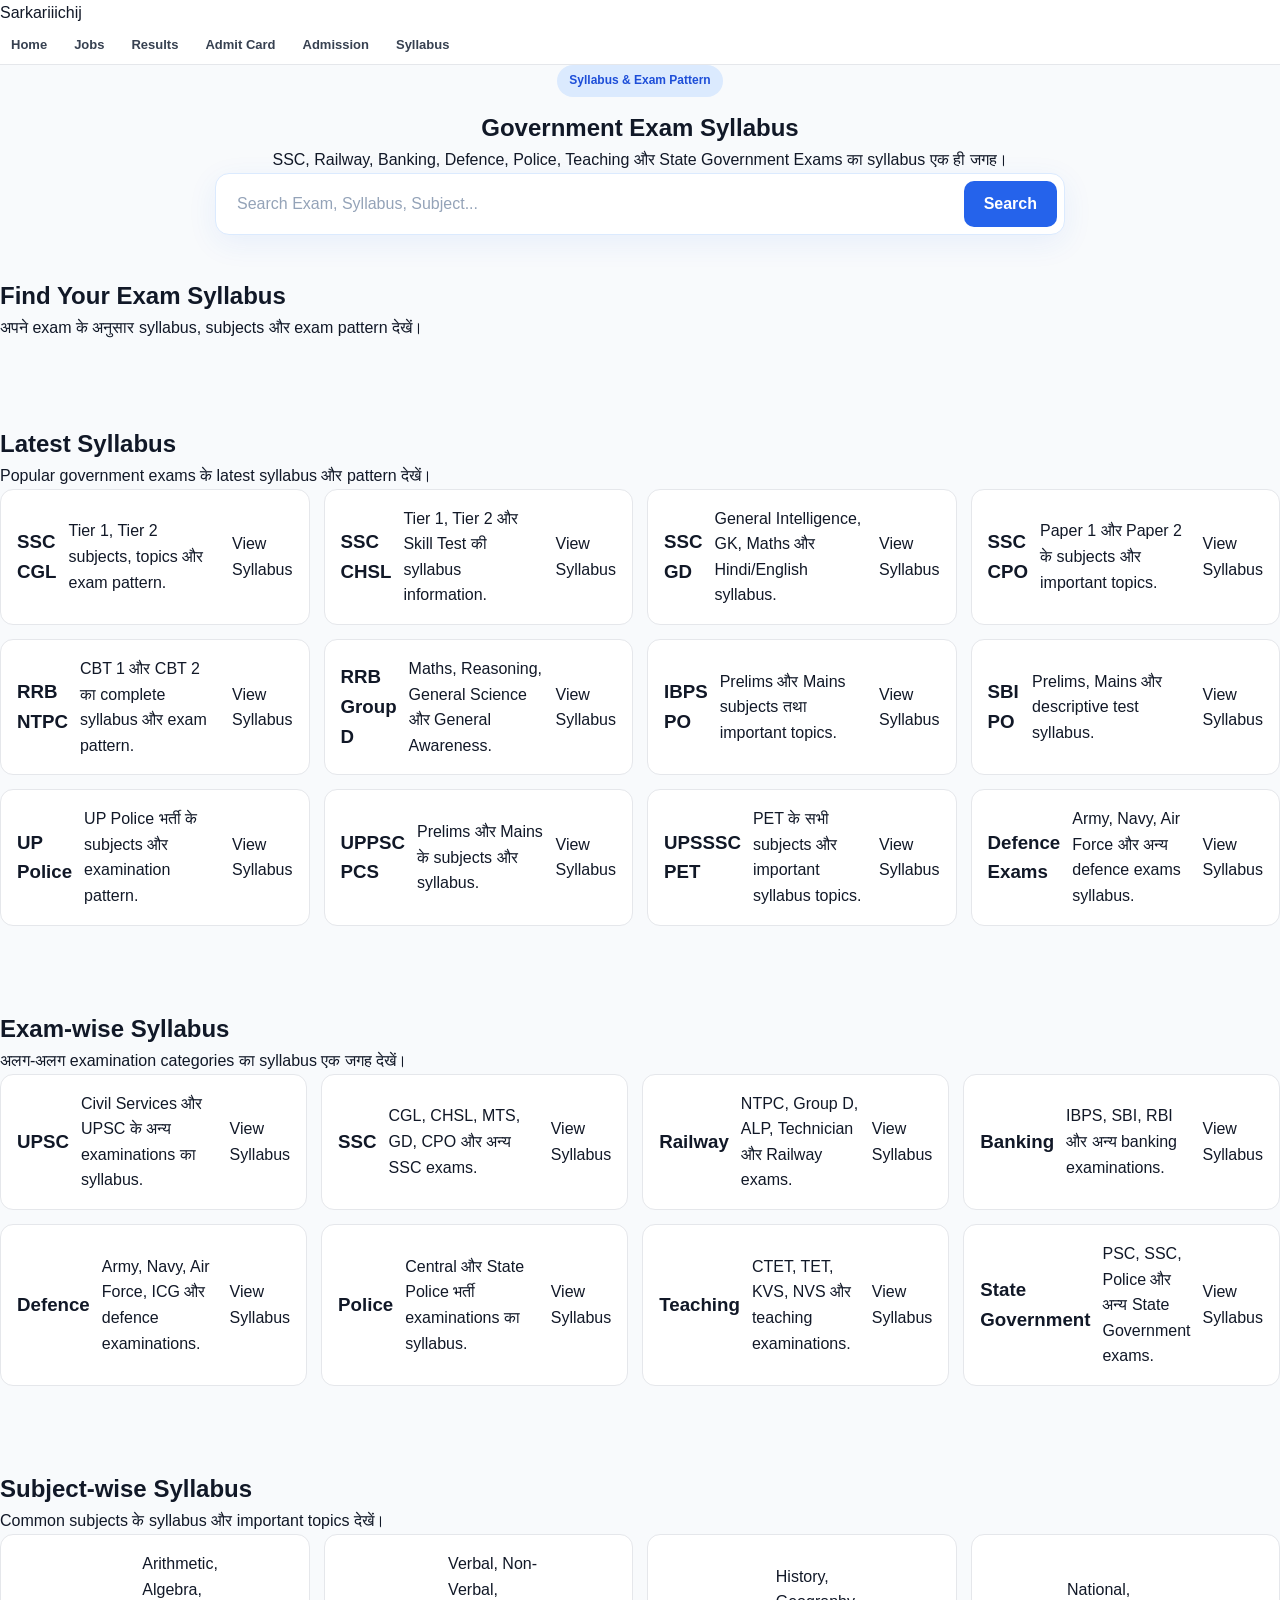
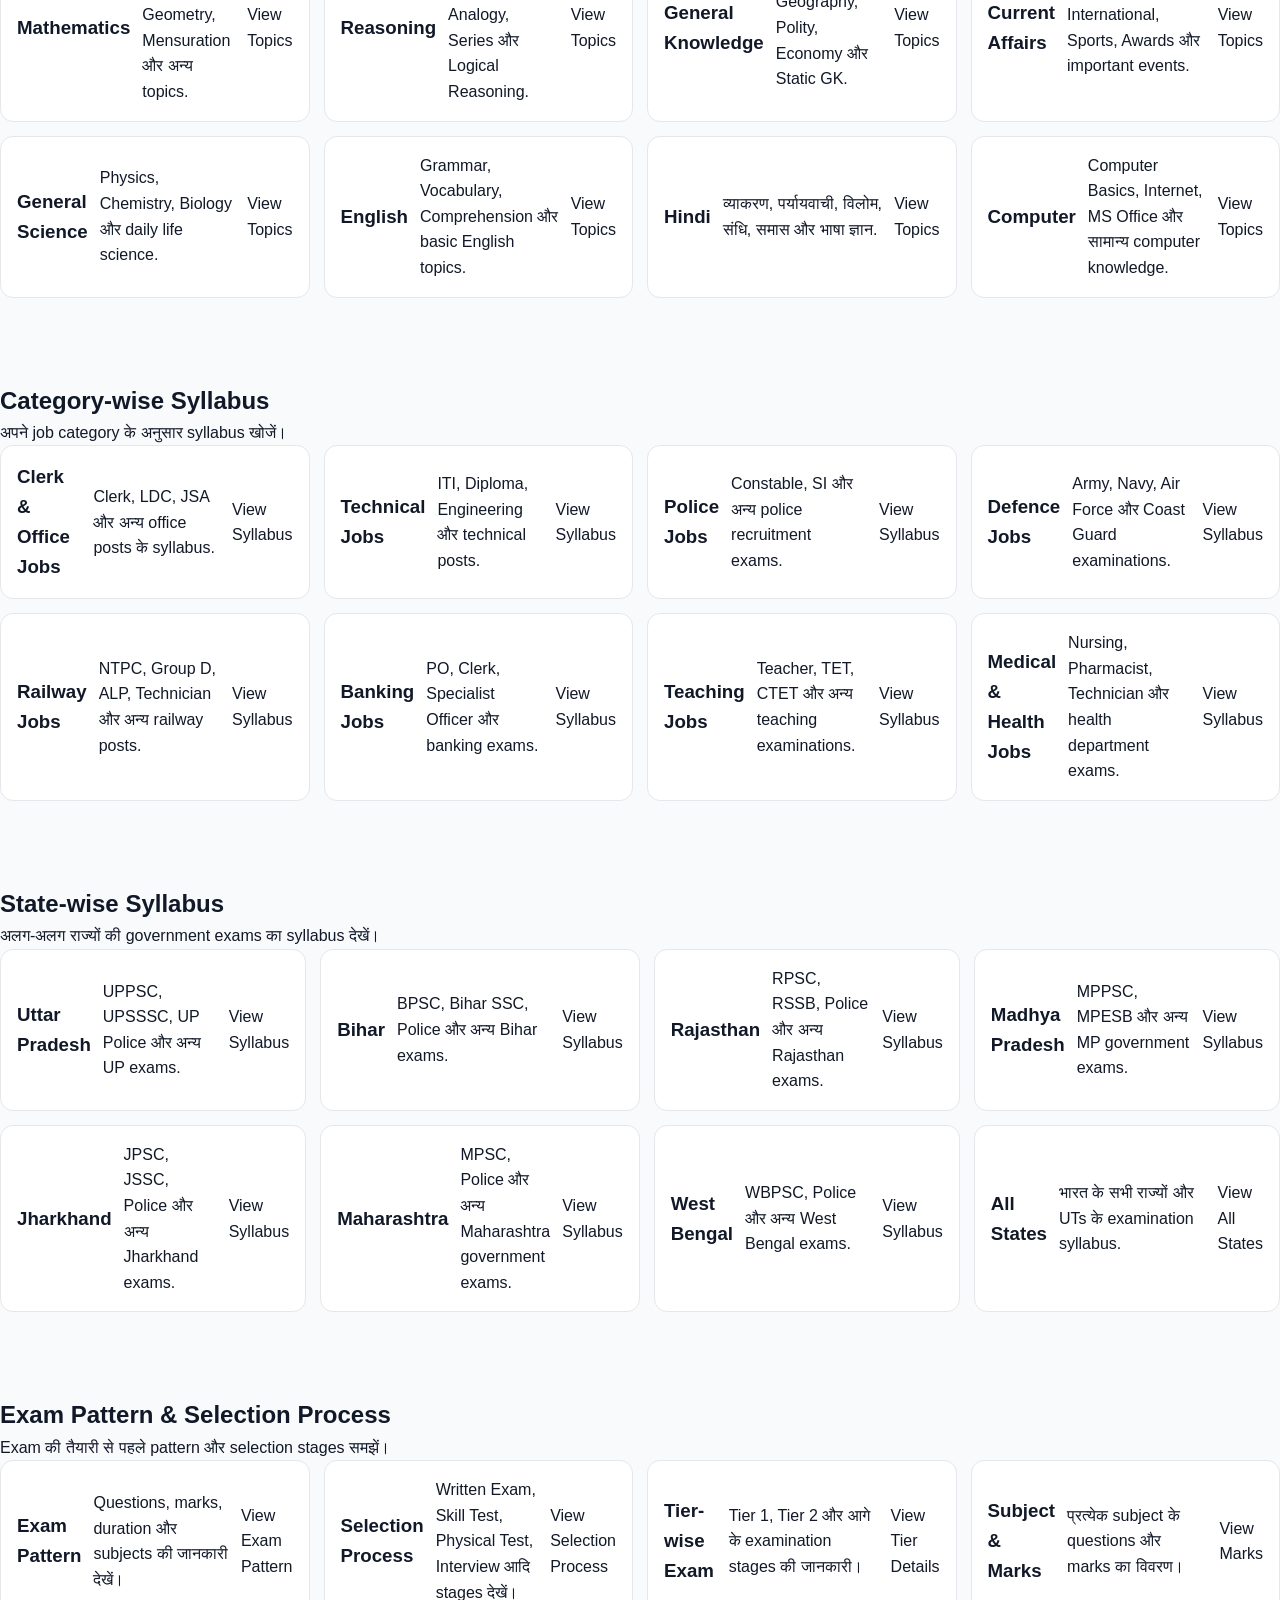
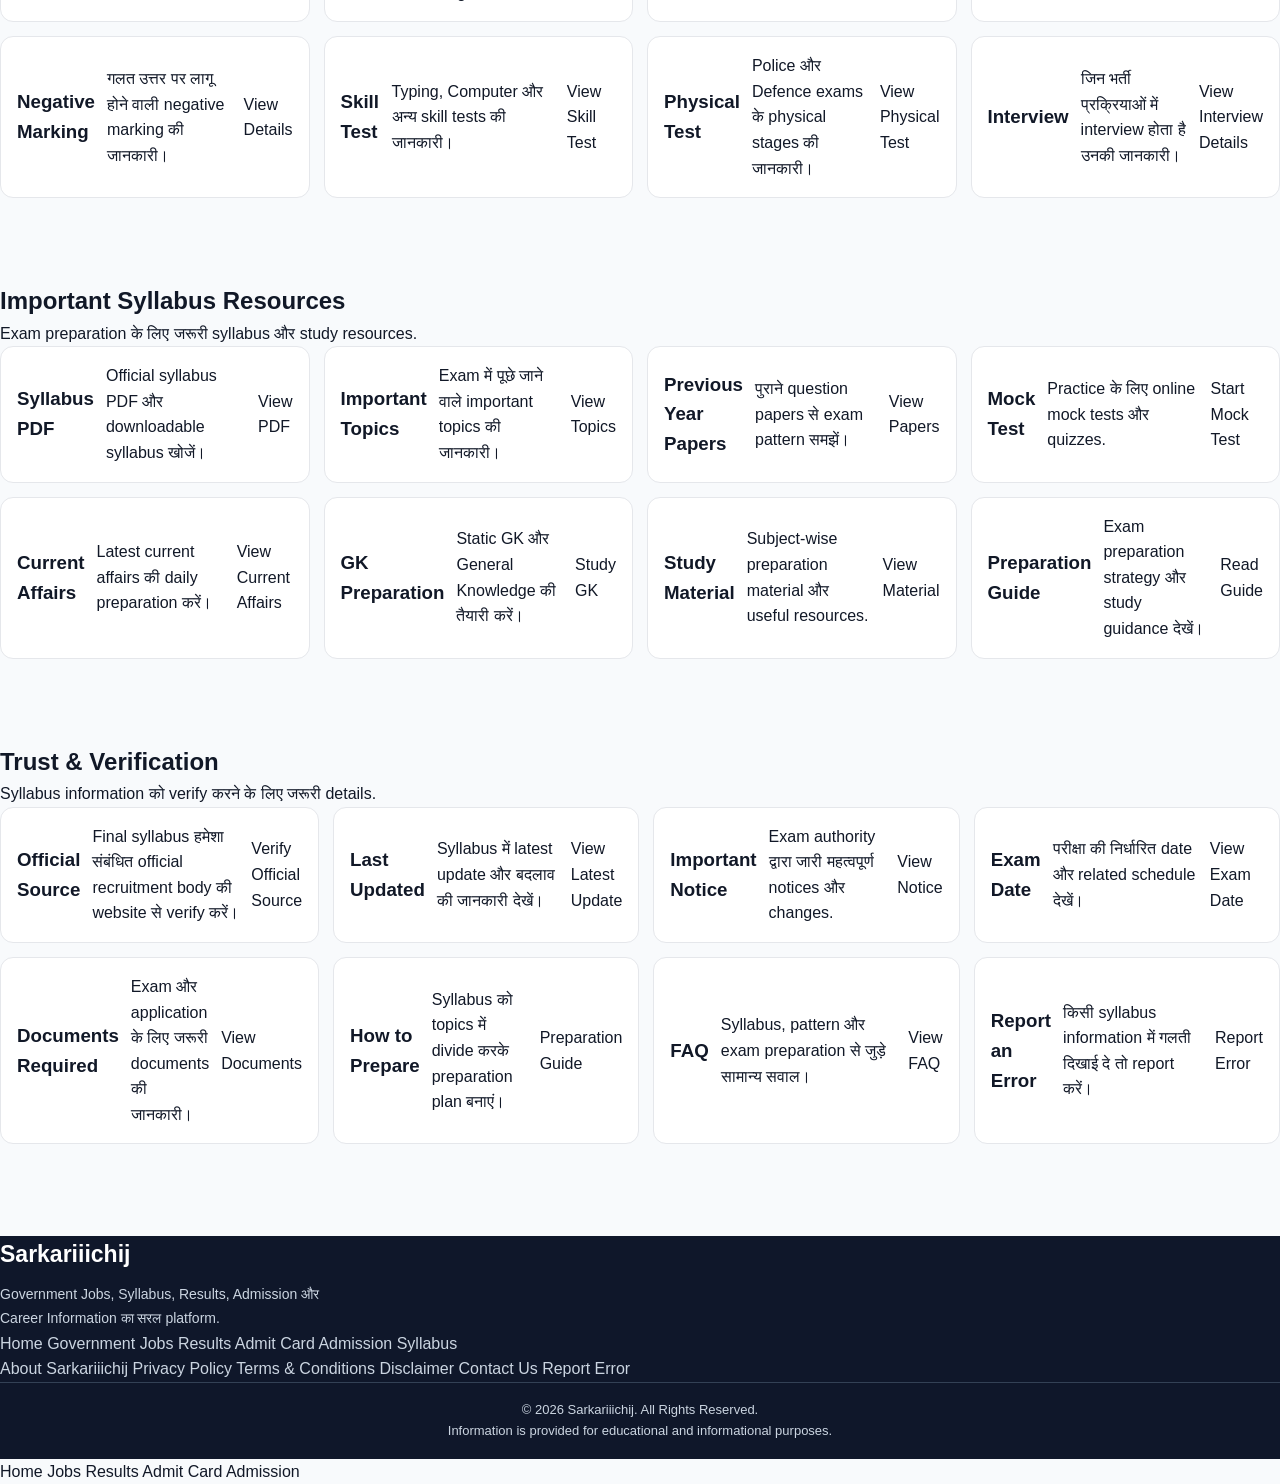
<file: syllabus.html>
<!DOCTYPE html>
<html lang="en">
<head>

  <meta charset="UTF-8">
  <meta name="viewport" content="width=device-width, initial-scale=1.0">

  <title>Syllabus – Sarkariiichij</title>

  <meta
    name="description"
    content="Government Exam Syllabus, Exam Pattern, Subjects, Important Topics and Preparation information."
  >

  <link rel="stylesheet" href="style.css">

</head>

<body>

  <!-- HEADER -->
  <header class="site-header">

    <div class="logo">
      <a href="index.html">Sarkariiichij</a>
    </div>

    <nav class="main-nav">
      <a href="index.html">Home</a>
      <a href="jobs.html">Jobs</a>
      <a href="results.html">Results</a>
      <a href="admit-card.html">Admit Card</a>
      <a href="admission.html">Admission</a>
      <a href="syllabus.html">Syllabus</a>
    </nav>

  </header>


  <!-- HERO -->
  <section class="hero-section">

    <div class="hero-content">

      <span class="hero-badge">Syllabus & Exam Pattern</span>

      <h1>Government Exam Syllabus</h1>

      <p>
        SSC, Railway, Banking, Defence, Police, Teaching और
        State Government Exams का syllabus एक ही जगह।
      </p>

      <!-- SEARCH -->
      <div class="search-box">

        <input
          type="search"
          id="syllabusSearch"
          placeholder="Search Exam, Syllabus, Subject..."
        >

        <button type="button">
          Search
        </button>

      </div>

    </div>

  </section>


  <!-- PAGE INTRO -->
  <section class="section">

    <div class="section-heading">

      <h2>Find Your Exam Syllabus</h2>

      <p>
        अपने exam के अनुसार syllabus, subjects और exam pattern देखें।
      </p>

    </div>

  </section>
    <!-- LATEST SYLLABUS -->
  <section class="section">

    <div class="section-heading">
      <h2>Latest Syllabus</h2>
      <p>Popular government exams के latest syllabus और pattern देखें।</p>
    </div>

    <div class="quick-grid">

      <div class="quick-card">
        <h3>SSC CGL</h3>
        <p>Tier 1, Tier 2 subjects, topics और exam pattern.</p>
        <a href="#">View Syllabus</a>
      </div>

      <div class="quick-card">
        <h3>SSC CHSL</h3>
        <p>Tier 1, Tier 2 और Skill Test की syllabus information.</p>
        <a href="#">View Syllabus</a>
      </div>

      <div class="quick-card">
        <h3>SSC GD</h3>
        <p>General Intelligence, GK, Maths और Hindi/English syllabus.</p>
        <a href="#">View Syllabus</a>
      </div>

      <div class="quick-card">
        <h3>SSC CPO</h3>
        <p>Paper 1 और Paper 2 के subjects और important topics.</p>
        <a href="#">View Syllabus</a>
      </div>

      <div class="quick-card">
        <h3>RRB NTPC</h3>
        <p>CBT 1 और CBT 2 का complete syllabus और exam pattern.</p>
        <a href="#">View Syllabus</a>
      </div>

      <div class="quick-card">
        <h3>RRB Group D</h3>
        <p>Maths, Reasoning, General Science और General Awareness.</p>
        <a href="#">View Syllabus</a>
      </div>

      <div class="quick-card">
        <h3>IBPS PO</h3>
        <p>Prelims और Mains subjects तथा important topics.</p>
        <a href="#">View Syllabus</a>
      </div>

      <div class="quick-card">
        <h3>SBI PO</h3>
        <p>Prelims, Mains और descriptive test syllabus.</p>
        <a href="#">View Syllabus</a>
      </div>

      <div class="quick-card">
        <h3>UP Police</h3>
        <p>UP Police भर्ती के subjects और examination pattern.</p>
        <a href="#">View Syllabus</a>
      </div>

      <div class="quick-card">
        <h3>UPPSC PCS</h3>
        <p>Prelims और Mains के subjects और syllabus.</p>
        <a href="#">View Syllabus</a>
      </div>

      <div class="quick-card">
        <h3>UPSSSC PET</h3>
        <p>PET के सभी subjects और important syllabus topics.</p>
        <a href="#">View Syllabus</a>
      </div>

      <div class="quick-card">
        <h3>Defence Exams</h3>
        <p>Army, Navy, Air Force और अन्य defence exams syllabus.</p>
        <a href="#">View Syllabus</a>
      </div>

    </div>

  </section>
    <!-- EXAM-WISE SYLLABUS -->
  <section class="section">

    <div class="section-heading">
      <h2>Exam-wise Syllabus</h2>
      <p>अलग-अलग examination categories का syllabus एक जगह देखें।</p>
    </div>

    <div class="quick-grid">

      <div class="quick-card">
        <h3>UPSC</h3>
        <p>Civil Services और UPSC के अन्य examinations का syllabus.</p>
        <a href="#">View Syllabus</a>
      </div>

      <div class="quick-card">
        <h3>SSC</h3>
        <p>CGL, CHSL, MTS, GD, CPO और अन्य SSC exams.</p>
        <a href="#">View Syllabus</a>
      </div>

      <div class="quick-card">
        <h3>Railway</h3>
        <p>NTPC, Group D, ALP, Technician और Railway exams.</p>
        <a href="#">View Syllabus</a>
      </div>

      <div class="quick-card">
        <h3>Banking</h3>
        <p>IBPS, SBI, RBI और अन्य banking examinations.</p>
        <a href="#">View Syllabus</a>
      </div>

      <div class="quick-card">
        <h3>Defence</h3>
        <p>Army, Navy, Air Force, ICG और defence examinations.</p>
        <a href="#">View Syllabus</a>
      </div>

      <div class="quick-card">
        <h3>Police</h3>
        <p>Central और State Police भर्ती examinations का syllabus.</p>
        <a href="#">View Syllabus</a>
      </div>

      <div class="quick-card">
        <h3>Teaching</h3>
        <p>CTET, TET, KVS, NVS और teaching examinations.</p>
        <a href="#">View Syllabus</a>
      </div>

      <div class="quick-card">
        <h3>State Government</h3>
        <p>PSC, SSC, Police और अन्य State Government exams.</p>
        <a href="#">View Syllabus</a>
      </div>

    </div>

  </section>
    <!-- SUBJECT-WISE SYLLABUS -->
  <section class="section">

    <div class="section-heading">
      <h2>Subject-wise Syllabus</h2>
      <p>Common subjects के syllabus और important topics देखें।</p>
    </div>

    <div class="quick-grid">

      <div class="quick-card">
        <h3>Mathematics</h3>
        <p>Arithmetic, Algebra, Geometry, Mensuration और अन्य topics.</p>
        <a href="#">View Topics</a>
      </div>

      <div class="quick-card">
        <h3>Reasoning</h3>
        <p>Verbal, Non-Verbal, Analogy, Series और Logical Reasoning.</p>
        <a href="#">View Topics</a>
      </div>

      <div class="quick-card">
        <h3>General Knowledge</h3>
        <p>History, Geography, Polity, Economy और Static GK.</p>
        <a href="#">View Topics</a>
      </div>

      <div class="quick-card">
        <h3>Current Affairs</h3>
        <p>National, International, Sports, Awards और important events.</p>
        <a href="#">View Topics</a>
      </div>

      <div class="quick-card">
        <h3>General Science</h3>
        <p>Physics, Chemistry, Biology और daily life science.</p>
        <a href="#">View Topics</a>
      </div>

      <div class="quick-card">
        <h3>English</h3>
        <p>Grammar, Vocabulary, Comprehension और basic English topics.</p>
        <a href="#">View Topics</a>
      </div>

      <div class="quick-card">
        <h3>Hindi</h3>
        <p>व्याकरण, पर्यायवाची, विलोम, संधि, समास और भाषा ज्ञान.</p>
        <a href="#">View Topics</a>
      </div>

      <div class="quick-card">
        <h3>Computer</h3>
        <p>Computer Basics, Internet, MS Office और सामान्य computer knowledge.</p>
        <a href="#">View Topics</a>
      </div>

    </div>

  </section>
    <!-- RECRUITMENT CATEGORY SYLLABUS -->
  <section class="section">

    <div class="section-heading">
      <h2>Category-wise Syllabus</h2>
      <p>अपने job category के अनुसार syllabus खोजें।</p>
    </div>

    <div class="quick-grid">

      <div class="quick-card">
        <h3>Clerk & Office Jobs</h3>
        <p>Clerk, LDC, JSA और अन्य office posts के syllabus.</p>
        <a href="#">View Syllabus</a>
      </div>

      <div class="quick-card">
        <h3>Technical Jobs</h3>
        <p>ITI, Diploma, Engineering और technical posts.</p>
        <a href="#">View Syllabus</a>
      </div>

      <div class="quick-card">
        <h3>Police Jobs</h3>
        <p>Constable, SI और अन्य police recruitment exams.</p>
        <a href="#">View Syllabus</a>
      </div>

      <div class="quick-card">
        <h3>Defence Jobs</h3>
        <p>Army, Navy, Air Force और Coast Guard examinations.</p>
        <a href="#">View Syllabus</a>
      </div>

      <div class="quick-card">
        <h3>Railway Jobs</h3>
        <p>NTPC, Group D, ALP, Technician और अन्य railway posts.</p>
        <a href="#">View Syllabus</a>
      </div>

      <div class="quick-card">
        <h3>Banking Jobs</h3>
        <p>PO, Clerk, Specialist Officer और banking exams.</p>
        <a href="#">View Syllabus</a>
      </div>

      <div class="quick-card">
        <h3>Teaching Jobs</h3>
        <p>Teacher, TET, CTET और अन्य teaching examinations.</p>
        <a href="#">View Syllabus</a>
      </div>

      <div class="quick-card">
        <h3>Medical & Health Jobs</h3>
        <p>Nursing, Pharmacist, Technician और health department exams.</p>
        <a href="#">View Syllabus</a>
      </div>

    </div>

  </section>
    <!-- STATE-WISE SYLLABUS -->
  <section class="section">

    <div class="section-heading">
      <h2>State-wise Syllabus</h2>
      <p>अलग-अलग राज्यों की government exams का syllabus देखें।</p>
    </div>

    <div class="quick-grid">

      <div class="quick-card">
        <h3>Uttar Pradesh</h3>
        <p>UPPSC, UPSSSC, UP Police और अन्य UP exams.</p>
        <a href="#">View Syllabus</a>
      </div>

      <div class="quick-card">
        <h3>Bihar</h3>
        <p>BPSC, Bihar SSC, Police और अन्य Bihar exams.</p>
        <a href="#">View Syllabus</a>
      </div>

      <div class="quick-card">
        <h3>Rajasthan</h3>
        <p>RPSC, RSSB, Police और अन्य Rajasthan exams.</p>
        <a href="#">View Syllabus</a>
      </div>

      <div class="quick-card">
        <h3>Madhya Pradesh</h3>
        <p>MPPSC, MPESB और अन्य MP government exams.</p>
        <a href="#">View Syllabus</a>
      </div>

      <div class="quick-card">
        <h3>Jharkhand</h3>
        <p>JPSC, JSSC, Police और अन्य Jharkhand exams.</p>
        <a href="#">View Syllabus</a>
      </div>

      <div class="quick-card">
        <h3>Maharashtra</h3>
        <p>MPSC, Police और अन्य Maharashtra government exams.</p>
        <a href="#">View Syllabus</a>
      </div>

      <div class="quick-card">
        <h3>West Bengal</h3>
        <p>WBPSC, Police और अन्य West Bengal exams.</p>
        <a href="#">View Syllabus</a>
      </div>

      <div class="quick-card">
        <h3>All States</h3>
        <p>भारत के सभी राज्यों और UTs के examination syllabus.</p>
        <a href="#">View All States</a>
      </div>

    </div>

  </section>
    <!-- EXAM PATTERN & SELECTION PROCESS -->
  <section class="section">

    <div class="section-heading">
      <h2>Exam Pattern & Selection Process</h2>
      <p>Exam की तैयारी से पहले pattern और selection stages समझें।</p>
    </div>

    <div class="quick-grid">

      <div class="quick-card">
        <h3>Exam Pattern</h3>
        <p>
          Questions, marks, duration और subjects की जानकारी देखें।
        </p>
        <a href="#">View Exam Pattern</a>
      </div>

      <div class="quick-card">
        <h3>Selection Process</h3>
        <p>
          Written Exam, Skill Test, Physical Test, Interview आदि stages देखें।
        </p>
        <a href="#">View Selection Process</a>
      </div>

      <div class="quick-card">
        <h3>Tier-wise Exam</h3>
        <p>
          Tier 1, Tier 2 और आगे के examination stages की जानकारी।
        </p>
        <a href="#">View Tier Details</a>
      </div>

      <div class="quick-card">
        <h3>Subject & Marks</h3>
        <p>
          प्रत्येक subject के questions और marks का विवरण।
        </p>
        <a href="#">View Marks</a>
      </div>

      <div class="quick-card">
        <h3>Negative Marking</h3>
        <p>
          गलत उत्तर पर लागू होने वाली negative marking की जानकारी।
        </p>
        <a href="#">View Details</a>
      </div>

      <div class="quick-card">
        <h3>Skill Test</h3>
        <p>
          Typing, Computer और अन्य skill tests की जानकारी।
        </p>
        <a href="#">View Skill Test</a>
      </div>

      <div class="quick-card">
        <h3>Physical Test</h3>
        <p>
          Police और Defence exams के physical stages की जानकारी।
        </p>
        <a href="#">View Physical Test</a>
      </div>

      <div class="quick-card">
        <h3>Interview</h3>
        <p>
          जिन भर्ती प्रक्रियाओं में interview होता है उनकी जानकारी।
        </p>
        <a href="#">View Interview Details</a>
      </div>

    </div>

  </section>
    <!-- IMPORTANT SYLLABUS RESOURCES -->
  <section class="section">

    <div class="section-heading">
      <h2>Important Syllabus Resources</h2>
      <p>Exam preparation के लिए जरूरी syllabus और study resources.</p>
    </div>

    <div class="quick-grid">

      <div class="quick-card">
        <h3>Syllabus PDF</h3>
        <p>Official syllabus PDF और downloadable syllabus खोजें।</p>
        <a href="#">View PDF</a>
      </div>

      <div class="quick-card">
        <h3>Important Topics</h3>
        <p>Exam में पूछे जाने वाले important topics की जानकारी।</p>
        <a href="#">View Topics</a>
      </div>

      <div class="quick-card">
        <h3>Previous Year Papers</h3>
        <p>पुराने question papers से exam pattern समझें।</p>
        <a href="papers.html">View Papers</a>
      </div>

      <div class="quick-card">
        <h3>Mock Test</h3>
        <p>Practice के लिए online mock tests और quizzes.</p>
        <a href="mock-test.html">Start Mock Test</a>
      </div>

      <div class="quick-card">
        <h3>Current Affairs</h3>
        <p>Latest current affairs की daily preparation करें।</p>
        <a href="current-affairs.html">View Current Affairs</a>
      </div>

      <div class="quick-card">
        <h3>GK Preparation</h3>
        <p>Static GK और General Knowledge की तैयारी करें।</p>
        <a href="gk.html">Study GK</a>
      </div>

      <div class="quick-card">
        <h3>Study Material</h3>
        <p>Subject-wise preparation material और useful resources.</p>
        <a href="#">View Material</a>
      </div>

      <div class="quick-card">
        <h3>Preparation Guide</h3>
        <p>Exam preparation strategy और study guidance देखें।</p>
        <a href="#">Read Guide</a>
      </div>

    </div>

  </section>
    <!-- TRUST & VERIFICATION -->
  <section class="section">

    <div class="section-heading">
      <h2>Trust & Verification</h2>
      <p>Syllabus information को verify करने के लिए जरूरी details.</p>
    </div>

    <div class="quick-grid">

      <div class="quick-card">
        <h3>Official Source</h3>
        <p>
          Final syllabus हमेशा संबंधित official recruitment body
          की website से verify करें।
        </p>
        <a href="#">Verify Official Source</a>
      </div>

      <div class="quick-card">
        <h3>Last Updated</h3>
        <p>
          Syllabus में latest update और बदलाव की जानकारी देखें।
        </p>
        <a href="#">View Latest Update</a>
      </div>

      <div class="quick-card">
        <h3>Important Notice</h3>
        <p>
          Exam authority द्वारा जारी महत्वपूर्ण notices और changes.
        </p>
        <a href="#">View Notice</a>
      </div>

      <div class="quick-card">
        <h3>Exam Date</h3>
        <p>
          परीक्षा की निर्धारित date और related schedule देखें।
        </p>
        <a href="#">View Exam Date</a>
      </div>

      <div class="quick-card">
        <h3>Documents Required</h3>
        <p>
          Exam और application के लिए जरूरी documents की जानकारी।
        </p>
        <a href="#">View Documents</a>
      </div>

      <div class="quick-card">
        <h3>How to Prepare</h3>
        <p>
          Syllabus को topics में divide करके preparation plan बनाएं।
        </p>
        <a href="#">Preparation Guide</a>
      </div>

      <div class="quick-card">
        <h3>FAQ</h3>
        <p>
          Syllabus, pattern और exam preparation से जुड़े सामान्य सवाल।
        </p>
        <a href="#">View FAQ</a>
      </div>

      <div class="quick-card">
        <h3>Report an Error</h3>
        <p>
          किसी syllabus information में गलती दिखाई दे तो report करें।
        </p>
        <a href="#">Report Error</a>
      </div>

    </div>

  </section>
    <!-- FOOTER -->
  <footer class="site-footer">

    <div class="footer-brand">
      <h2>Sarkariiichij</h2>
      <p>
        Government Jobs, Syllabus, Results, Admission और
        Career Information का सरल platform.
      </p>
    </div>

    <div class="footer-links">

      <a href="index.html">Home</a>
      <a href="jobs.html">Government Jobs</a>
      <a href="results.html">Results</a>
      <a href="admit-card.html">Admit Card</a>
      <a href="admission.html">Admission</a>
      <a href="syllabus.html">Syllabus</a>

    </div>

    <div class="footer-info">

      <a href="#">About Sarkariiichij</a>
      <a href="#">Privacy Policy</a>
      <a href="#">Terms & Conditions</a>
      <a href="#">Disclaimer</a>
      <a href="#">Contact Us</a>
      <a href="#">Report Error</a>

    </div>

    <div class="footer-bottom">

      <p>© 2026 Sarkariiichij. All Rights Reserved.</p>

      <p>
        Information is provided for educational and
        informational purposes.
      </p>

    </div>

  </footer>


  <!-- MOBILE NAV -->
  <nav class="mobile-nav">

    <a href="index.html">Home</a>
    <a href="jobs.html">Jobs</a>
    <a href="results.html">Results</a>
    <a href="admit-card.html">Admit Card</a>
    <a href="admission.html">Admission</a>

  </nav>


</body>
</html>
</file>
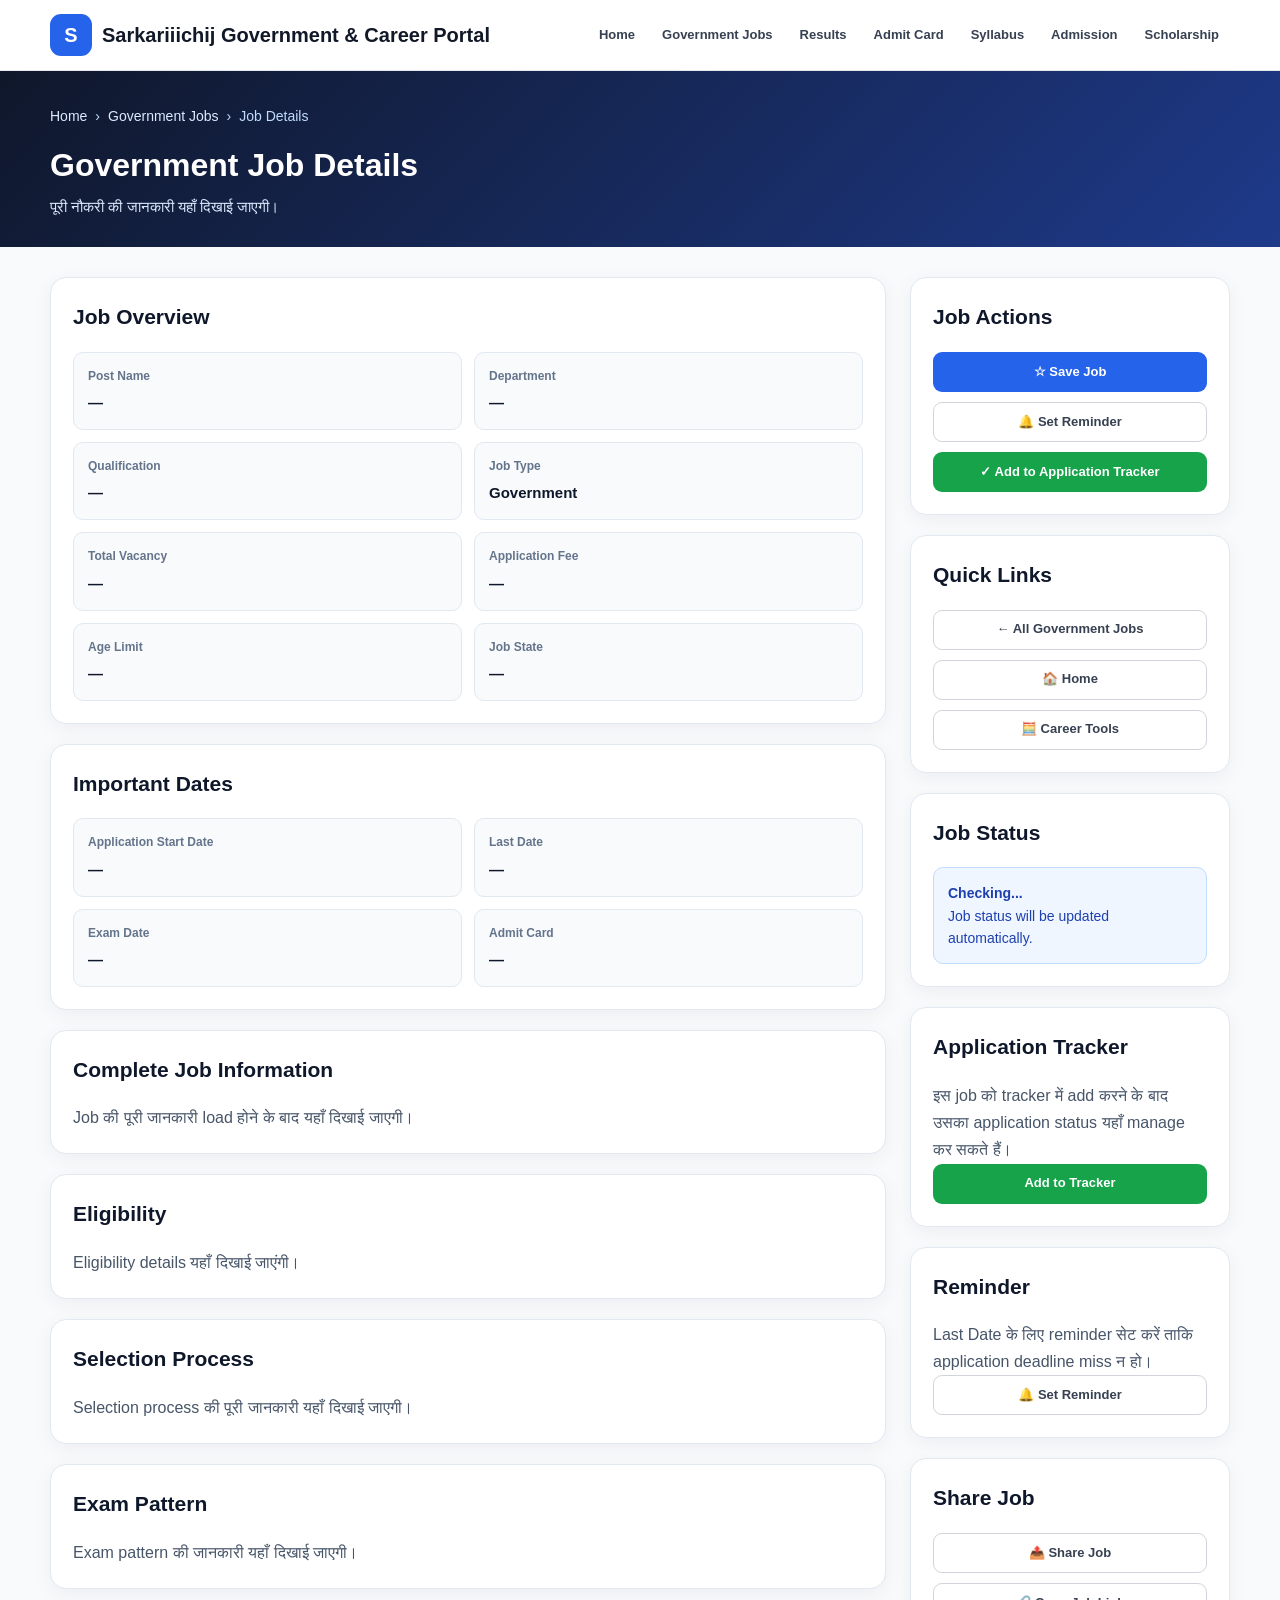
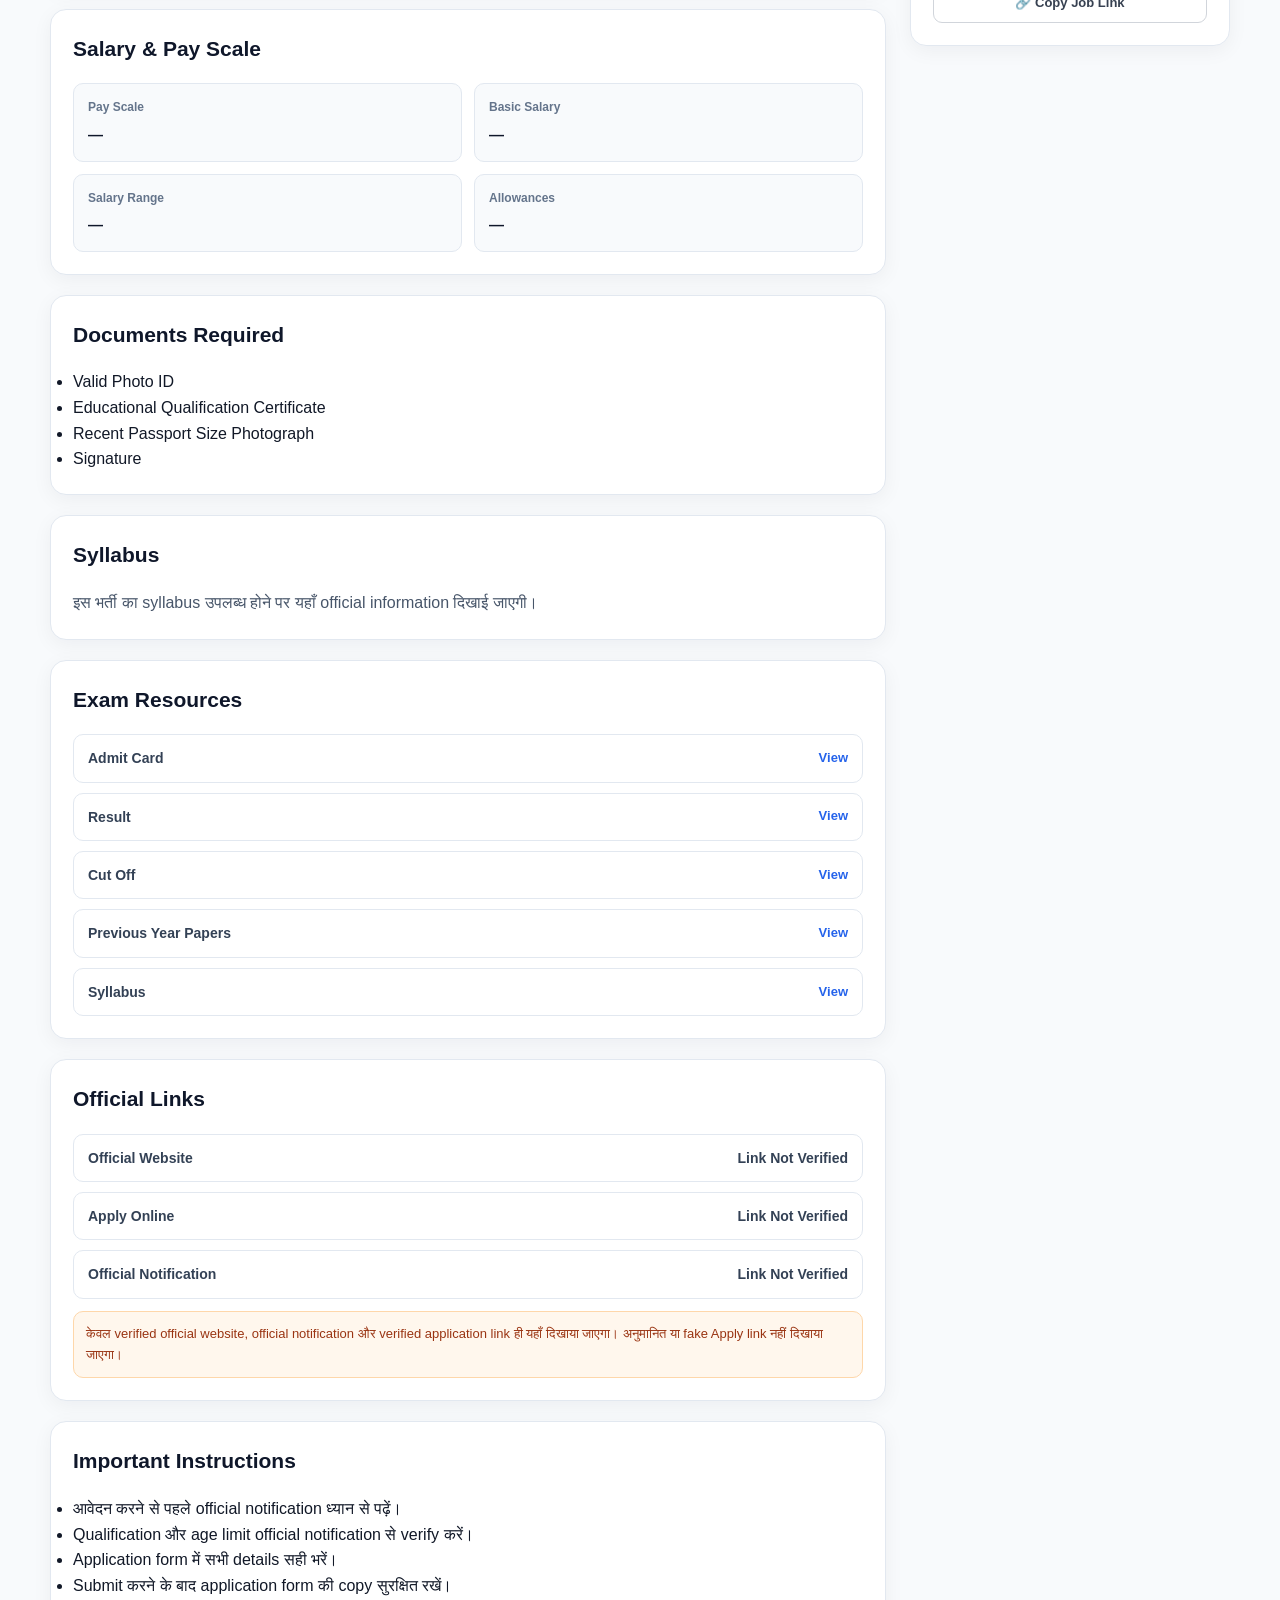
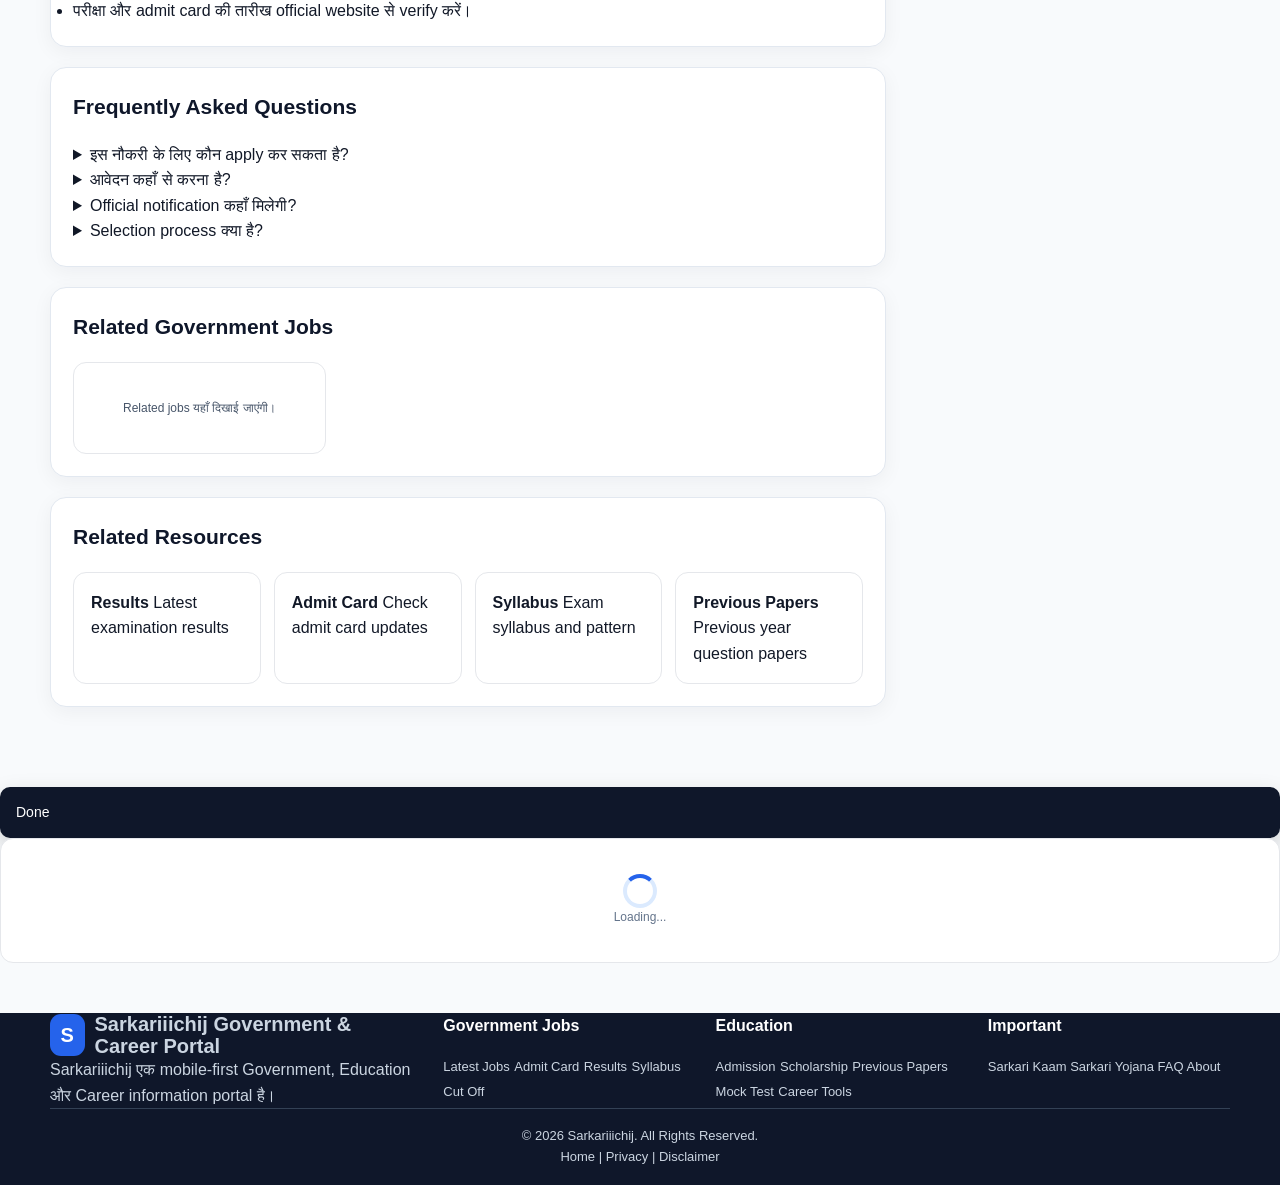
<file: yojana.html>
<!DOCTYPE html>
<html lang="hi">
<head>
    <meta charset="UTF-8">
    <meta name="viewport" content="width=device-width, initial-scale=1.0">

    <title>Job Details | Sarkariiichij</title>

    <meta name="description"
          content="Government Job की पूरी जानकारी — Qualification, Age Limit, Salary, Vacancy, Important Dates, Selection Process, Official Website और Apply Details.">

    <meta name="keywords"
          content="government jobs, sarkari naukri, job details, sarkariiichij, सरकारी नौकरी">

    <meta name="theme-color" content="#0f172a">

    <link rel="stylesheet" href="style.css">

    <style>
        /* =========================================================
           JOB DETAIL PAGE - LOCAL PAGE STYLES
           ========================================================= */

        .job-detail-page {
            min-height: 100vh;
            background: #f8fafc;
        }

        .job-detail-hero {
            padding: 34px 0 28px;
            background: linear-gradient(135deg, #0f172a, #1e3a8a);
            color: #ffffff;
        }

        .job-detail-hero .container {
            position: relative;
        }

        .job-detail-breadcrumb {
            display: flex;
            flex-wrap: wrap;
            align-items: center;
            gap: 8px;
            margin-bottom: 18px;
            font-size: 14px;
        }

        .job-detail-breadcrumb a {
            color: #dbeafe;
            text-decoration: none;
        }

        .job-detail-breadcrumb span {
            color: #bfdbfe;
        }

        .job-detail-title {
            margin: 0;
            font-size: 32px;
            line-height: 1.25;
            font-weight: 800;
        }

        .job-detail-subtitle {
            margin: 10px 0 0;
            color: #dbeafe;
            font-size: 15px;
            line-height: 1.6;
        }

        .job-detail-main {
            padding: 30px 0 60px;
        }

        .job-detail-layout {
            display: grid;
            grid-template-columns: minmax(0, 1fr) 320px;
            gap: 24px;
            align-items: start;
        }

        .job-detail-content {
            min-width: 0;
        }

        .job-detail-sidebar {
            position: sticky;
            top: 20px;
        }

        .job-detail-card {
            background: #ffffff;
            border: 1px solid #e2e8f0;
            border-radius: 16px;
            padding: 22px;
            margin-bottom: 20px;
            box-shadow: 0 5px 20px rgba(15, 23, 42, 0.05);
        }

        .job-detail-card h2 {
            margin: 0 0 18px;
            font-size: 21px;
            color: #0f172a;
        }

        .job-detail-card h3 {
            margin: 20px 0 10px;
            font-size: 17px;
            color: #1e293b;
        }

        .job-detail-card p {
            color: #475569;
            line-height: 1.7;
        }

        .job-basic-grid {
            display: grid;
            grid-template-columns: repeat(2, minmax(0, 1fr));
            gap: 12px;
        }

        .job-basic-item {
            padding: 14px;
            background: #f8fafc;
            border: 1px solid #e2e8f0;
            border-radius: 10px;
        }

        .job-basic-label {
            display: block;
            margin-bottom: 5px;
            color: #64748b;
            font-size: 12px;
            font-weight: 600;
        }

        .job-basic-value {
            display: block;
            color: #0f172a;
            font-size: 15px;
            font-weight: 700;
        }

        .job-action-stack {
            display: flex;
            flex-direction: column;
            gap: 10px;
        }

        .job-action-stack .btn {
            width: 100%;
            justify-content: center;
            text-align: center;
        }

        .job-link-box {
            display: flex;
            flex-direction: column;
            gap: 10px;
        }

        .job-link-item {
            display: flex;
            align-items: center;
            justify-content: space-between;
            gap: 12px;
            padding: 12px 14px;
            border: 1px solid #e2e8f0;
            border-radius: 10px;
            background: #ffffff;
        }

        .job-link-item span {
            font-size: 14px;
            font-weight: 600;
            color: #334155;
        }

        .job-link-item a {
            font-size: 13px;
            font-weight: 700;
            color: #2563eb;
            text-decoration: none;
        }

        .job-status-box {
            padding: 14px;
            border-radius: 10px;
            background: #eff6ff;
            border: 1px solid #bfdbfe;
            color: #1e40af;
            font-size: 14px;
            line-height: 1.6;
        }

        .job-official-note {
            margin-top: 12px;
            padding: 12px;
            border-radius: 10px;
            background: #fff7ed;
            border: 1px solid #fed7aa;
            color: #9a3412;
            font-size: 13px;
            line-height: 1.6;
        }

        @media (max-width: 900px) {
            .job-detail-layout {
                grid-template-columns: 1fr;
            }

            .job-detail-sidebar {
                position: static;
            }
        }

        @media (max-width: 600px) {
            .job-detail-hero {
                padding: 25px 0 22px;
            }

            .job-detail-title {
                font-size: 24px;
            }

            .job-basic-grid {
                grid-template-columns: 1fr;
            }

            .job-detail-card {
                padding: 17px;
                border-radius: 12px;
            }
        }
    </style>
</head>

<body class="job-detail-page">

    <!-- =========================================================
         HEADER
         ========================================================= -->

    <header class="site-header" id="site-header">

        <div class="container header-inner">

            <a href="index.html" class="brand" aria-label="Sarkariiichij Home">

                <div class="brand-logo">
                    S
                </div>

                <div class="brand-text">
                    <strong>Sarkariiichij</strong>
                    <span>Government & Career Portal</span>
                </div>

            </a>

            <nav class="main-nav" id="main-nav">

                <a href="index.html">Home</a>
                <a href="jobs.html">Government Jobs</a>
                <a href="results.html">Results</a>
                <a href="admit-card.html">Admit Card</a>
                <a href="syllabus.html">Syllabus</a>
                <a href="admission.html">Admission</a>
                <a href="scholarship.html">Scholarship</a>

            </nav>

            <button
                type="button"
                class="menu-toggle"
                id="menu-toggle"
                aria-label="Open Menu"
                aria-expanded="false">
                ☰
            </button>

        </div>

    </header>


    <!-- =========================================================
         PAGE HERO
         ========================================================= -->

    <section class="job-detail-hero">

        <div class="container">

            <div class="job-detail-breadcrumb">

                <a href="index.html">Home</a>

                <span>›</span>

                <a href="jobs.html">Government Jobs</a>

                <span>›</span>

                <span>Job Details</span>

            </div>

            <!-- JavaScript Part 33 will update this area -->

            <h1
                class="job-detail-title"
                id="job-detail-title">
                Government Job Details
            </h1>

            <p
                class="job-detail-subtitle"
                id="job-detail-subtitle">
                पूरी नौकरी की जानकारी यहाँ दिखाई जाएगी।
            </p>

        </div>

    </section>


    <!-- =========================================================
         MAIN JOB DETAIL AREA
         ========================================================= -->

    <main class="job-detail-main">

        <div class="container">

            <div class="job-detail-layout">


                <!-- =================================================
                     LEFT CONTENT
                     ================================================= -->

                <section
                    class="job-detail-content"
                    id="job-detail-content"
                    data-job-detail="true">


                    <!-- BASIC INFORMATION -->

                    <div class="job-detail-card">

                        <h2>Job Overview</h2>

                        <div
                            class="job-basic-grid"
                            id="job-basic-info">

                            <div class="job-basic-item">

                                <span class="job-basic-label">
                                    Post Name
                                </span>

                                <span
                                    class="job-basic-value"
                                    id="job-post-name">
                                    —
                                </span>

                            </div>


                            <div class="job-basic-item">

                                <span class="job-basic-label">
                                    Department
                                </span>

                                <span
                                    class="job-basic-value"
                                    id="job-department-name">
                                    —
                                </span>

                            </div>


                            <div class="job-basic-item">

                                <span class="job-basic-label">
                                    Qualification
                                </span>

                                <span
                                    class="job-basic-value"
                                    id="job-qualification-info">
                                    —
                                </span>

                            </div>


                            <div class="job-basic-item">

                                <span class="job-basic-label">
                                    Job Type
                                </span>

                                <span
                                    class="job-basic-value"
                                    id="job-type-info">
                                    Government
                                </span>

                            </div>


                            <div class="job-basic-item">

                                <span class="job-basic-label">
                                    Total Vacancy
                                </span>

                                <span
                                    class="job-basic-value"
                                    id="job-vacancy-info">
                                    —
                                </span>

                            </div>


                            <div class="job-basic-item">

                                <span class="job-basic-label">
                                    Application Fee
                                </span>

                                <span
                                    class="job-basic-value"
                                    id="job-fee-info">
                                    —
                                </span>

                            </div>


                            <div class="job-basic-item">

                                <span class="job-basic-label">
                                    Age Limit
                                </span>

                                <span
                                    class="job-basic-value"
                                    id="job-age-info">
                                    —
                                </span>

                            </div>


                            <div class="job-basic-item">

                                <span class="job-basic-label">
                                    Job State
                                </span>

                                <span
                                    class="job-basic-value"
                                    id="job-state-info">
                                    —
                                </span>

                            </div>

                        </div>

                    </div>


                    <!-- IMPORTANT DATES -->

                    <div class="job-detail-card">

                        <h2>Important Dates</h2>

                        <div
                            class="job-basic-grid"
                            id="job-important-dates">

                            <div class="job-basic-item">

                                <span class="job-basic-label">
                                    Application Start Date
                                </span>

                                <span
                                    class="job-basic-value"
                                    id="job-start-date">
                                    —
                                </span>

                            </div>


                            <div class="job-basic-item">

                                <span class="job-basic-label">
                                    Last Date
                                </span>

                                <span
                                    class="job-basic-value"
                                    id="job-last-date">
                                    —
                                </span>

                            </div>


                            <div class="job-basic-item">

                                <span class="job-basic-label">
                                    Exam Date
                                </span>

                                <span
                                    class="job-basic-value"
                                    id="job-exam-date">
                                    —
                                </span>

                            </div>


                            <div class="job-basic-item">

                                <span class="job-basic-label">
                                    Admit Card
                                </span>

                                <span
                                    class="job-basic-value"
                                    id="job-admit-date">
                                    —
                                </span>

                            </div>

                        </div>

                    </div>


                    <!-- DYNAMIC JOB INFORMATION -->

                    <div
                        class="job-detail-card"
                        id="job-full-information">

                        <h2>Complete Job Information</h2>

                        <div id="job-full-information-content">

                            <p>
                                Job की पूरी जानकारी load होने के बाद
                                यहाँ दिखाई जाएगी।
                            </p>

                        </div>

                    </div>


                    <!-- ELIGIBILITY -->

                    <div
                        class="job-detail-card"
                        id="job-eligibility-section">

                        <h2>Eligibility</h2>

                        <div id="job-eligibility-content">

                            <p>
                                Eligibility details यहाँ दिखाई जाएंगी।
                            </p>

                        </div>

                    </div>


                    <!-- =================================================
                         PART 1 ENDS HERE
                         ================================================= -->
                                      <!-- =================================================
                         SELECTION PROCESS
                         ================================================= -->

                    <div
                        class="job-detail-card"
                        id="job-selection-section">

                        <h2>Selection Process</h2>

                        <div id="job-selection-content">

                            <p>
                                Selection process की पूरी जानकारी
                                यहाँ दिखाई जाएगी।
                            </p>

                        </div>

                    </div>


                    <!-- =================================================
                         EXAM PATTERN
                         ================================================= -->

                    <div
                        class="job-detail-card"
                        id="job-exam-pattern-section">

                        <h2>Exam Pattern</h2>

                        <div id="job-exam-pattern-content">

                            <p>
                                Exam pattern की जानकारी यहाँ दिखाई जाएगी।
                            </p>

                        </div>

                    </div>


                    <!-- =================================================
                         SALARY & PAY SCALE
                         ================================================= -->

                    <div
                        class="job-detail-card"
                        id="job-salary-section">

                        <h2>Salary & Pay Scale</h2>

                        <div
                            class="job-basic-grid"
                            id="job-salary-content">

                            <div class="job-basic-item">

                                <span class="job-basic-label">
                                    Pay Scale
                                </span>

                                <span
                                    class="job-basic-value"
                                    id="job-pay-scale">
                                    —
                                </span>

                            </div>


                            <div class="job-basic-item">

                                <span class="job-basic-label">
                                    Basic Salary
                                </span>

                                <span
                                    class="job-basic-value"
                                    id="job-basic-salary">
                                    —
                                </span>

                            </div>


                            <div class="job-basic-item">

                                <span class="job-basic-label">
                                    Salary Range
                                </span>

                                <span
                                    class="job-basic-value"
                                    id="job-salary-range">
                                    —
                                </span>

                            </div>


                            <div class="job-basic-item">

                                <span class="job-basic-label">
                                    Allowances
                                </span>

                                <span
                                    class="job-basic-value"
                                    id="job-allowances">
                                    —
                                </span>

                            </div>

                        </div>

                    </div>


                    <!-- =================================================
                         REQUIRED DOCUMENTS
                         ================================================= -->

                    <div
                        class="job-detail-card"
                        id="job-documents-section">

                        <h2>Documents Required</h2>

                        <div id="job-documents-content">

                            <ul>
                                <li>Valid Photo ID</li>
                                <li>Educational Qualification Certificate</li>
                                <li>Recent Passport Size Photograph</li>
                                <li>Signature</li>
                            </ul>

                        </div>

                    </div>


                    <!-- =================================================
                         SYLLABUS
                         ================================================= -->

                    <div
                        class="job-detail-card"
                        id="job-syllabus-section">

                        <h2>Syllabus</h2>

                        <div id="job-syllabus-content">

                            <p>
                                इस भर्ती का syllabus उपलब्ध होने पर
                                यहाँ official information दिखाई जाएगी।
                            </p>

                        </div>

                    </div>


                    <!-- =================================================
                         RELATED EXAM RESOURCES
                         ================================================= -->

                    <div
                        class="job-detail-card"
                        id="job-related-resources-section">

                        <h2>Exam Resources</h2>

                        <div
                            class="job-link-box"
                            id="job-related-resources">

                            <div class="job-link-item">

                                <span>Admit Card</span>

                                <a
                                    href="admit-card.html"
                                    id="job-admit-card-link">
                                    View
                                </a>

                            </div>


                            <div class="job-link-item">

                                <span>Result</span>

                                <a
                                    href="results.html"
                                    id="job-result-link">
                                    View
                                </a>

                            </div>


                            <div class="job-link-item">

                                <span>Cut Off</span>

                                <a
                                    href="cutoff.html"
                                    id="job-cutoff-link">
                                    View
                                </a>

                            </div>


                            <div class="job-link-item">

                                <span>Previous Year Papers</span>

                                <a
                                    href="papers.html"
                                    id="job-papers-link">
                                    View
                                </a>

                            </div>


                            <div class="job-link-item">

                                <span>Syllabus</span>

                                <a
                                    href="syllabus.html"
                                    id="job-syllabus-link">
                                    View
                                </a>

                            </div>

                        </div>

                    </div>


                    <!-- =================================================
                         OFFICIAL LINKS
                         ================================================= -->

                    <div
                        class="job-detail-card"
                        id="job-official-links-section">

                        <h2>Official Links</h2>

                        <div
                            class="job-link-box"
                            id="job-official-links">

                            <!-- JavaScript will insert
                                 only verified official links -->

                            <div class="job-link-item">

                                <span>
                                    Official Website
                                </span>

                                <span
                                    id="job-official-website">
                                    Link Not Verified
                                </span>

                            </div>


                            <div class="job-link-item">

                                <span>
                                    Apply Online
                                </span>

                                <span
                                    id="job-apply-online">
                                    Link Not Verified
                                </span>

                            </div>


                            <div class="job-link-item">

                                <span>
                                    Official Notification
                                </span>

                                <span
                                    id="job-notification-link">
                                    Link Not Verified
                                </span>

                            </div>

                        </div>


                        <div class="job-official-note">

                            केवल verified official website,
                            official notification और verified
                            application link ही यहाँ दिखाया जाएगा।
                            अनुमानित या fake Apply link नहीं दिखाया जाएगा।

                        </div>

                    </div>


                    <!-- =================================================
                         IMPORTANT INSTRUCTIONS
                         ================================================= -->

                    <div
                        class="job-detail-card"
                        id="job-instructions-section">

                        <h2>Important Instructions</h2>

                        <div id="job-instructions-content">

                            <ul>

                                <li>
                                    आवेदन करने से पहले official notification
                                    ध्यान से पढ़ें।
                                </li>

                                <li>
                                    Qualification और age limit
                                    official notification से verify करें।
                                </li>

                                <li>
                                    Application form में सभी details
                                    सही भरें।
                                </li>

                                <li>
                                    Submit करने के बाद application form
                                    की copy सुरक्षित रखें।
                                </li>

                                <li>
                                    परीक्षा और admit card की तारीख
                                    official website से verify करें।
                                </li>

                            </ul>

                        </div>

                    </div>


                    <!-- =================================================
                         FAQ
                         ================================================= -->

                    <div
                        class="job-detail-card"
                        id="job-faq-section">

                        <h2>Frequently Asked Questions</h2>

                        <div id="job-faq-content">

                            <details>

                                <summary>
                                    इस नौकरी के लिए कौन apply कर सकता है?
                                </summary>

                                <p>
                                    Eligibility भर्ती की official notification
                                    के अनुसार होगी।
                                </p>

                            </details>


                            <details>

                                <summary>
                                    आवेदन कहाँ से करना है?
                                </summary>

                                <p>
                                    आवेदन केवल verified official recruitment
                                    portal से करें।
                                </p>

                            </details>


                            <details>

                                <summary>
                                    Official notification कहाँ मिलेगी?
                                </summary>

                                <p>
                                    यदि verified notification link उपलब्ध है,
                                    तो उसे Official Links section में दिखाया जाएगा।
                                </p>

                            </details>


                            <details>

                                <summary>
                                    Selection process क्या है?
                                </summary>

                                <p>
                                    Selection process भर्ती के अनुसार अलग-अलग
                                    हो सकता है।
                                </p>

                            </details>

                        </div>

                    </div>


                    <!-- =================================================
                         PART 2 ENDS HERE
                         ================================================= -->
                                      <!-- =================================================
                         RELATED JOBS
                         ================================================= -->

                    <div
                        class="job-detail-card"
                        id="related-jobs-section">

                        <h2>Related Government Jobs</h2>

                        <div
                            class="job-grid"
                            id="related-jobs">

                            <div class="empty-box">

                                <p>
                                    Related jobs यहाँ दिखाई जाएंगी।
                                </p>

                            </div>

                        </div>

                    </div>


                    <!-- =================================================
                         RELATED RESOURCES
                         ================================================= -->

                    <div
                        class="job-detail-card"
                        id="related-resources-section">

                        <h2>Related Resources</h2>

                        <div
                            class="resource-grid"
                            id="related-job-resources">

                            <a
                                href="results.html"
                                class="resource-card">

                                <strong>Results</strong>

                                <span>
                                    Latest examination results
                                </span>

                            </a>


                            <a
                                href="admit-card.html"
                                class="resource-card">

                                <strong>Admit Card</strong>

                                <span>
                                    Check admit card updates
                                </span>

                            </a>


                            <a
                                href="syllabus.html"
                                class="resource-card">

                                <strong>Syllabus</strong>

                                <span>
                                    Exam syllabus and pattern
                                </span>

                            </a>


                            <a
                                href="papers.html"
                                class="resource-card">

                                <strong>Previous Papers</strong>

                                <span>
                                    Previous year question papers
                                </span>

                            </a>

                        </div>

                    </div>


                </section>


                <!-- =====================================================
                     RIGHT SIDEBAR
                     ===================================================== -->

                <aside class="job-detail-sidebar">


                    <!-- =================================================
                         ACTIONS
                         ================================================= -->

                    <div class="job-detail-card">

                        <h2>Job Actions</h2>

                        <div
                            class="job-action-stack"
                            id="job-personal-actions">

                            <button
                                type="button"
                                class="btn btn-primary"
                                id="save-job-btn"
                                onclick="saveCurrentJobFromDetail()">

                                ☆ Save Job

                            </button>


                            <button
                                type="button"
                                class="btn btn-secondary"
                                id="reminder-job-btn"
                                onclick="setReminderCurrentJobFromDetail()">

                                🔔 Set Reminder

                            </button>


                            <button
                                type="button"
                                class="btn btn-success"
                                id="tracker-job-btn"
                                onclick="addCurrentJobToTrackerFromDetail()">

                                ✓ Add to Application Tracker

                            </button>

                        </div>

                    </div>


                    <!-- =================================================
                         QUICK LINKS
                         ================================================= -->

                    <div class="job-detail-card">

                        <h2>Quick Links</h2>

                        <div class="job-action-stack">

                            <a
                                href="jobs.html"
                                class="btn btn-secondary">

                                ← All Government Jobs

                            </a>


                            <a
                                href="index.html"
                                class="btn btn-secondary">

                                🏠 Home

                            </a>


                            <a
                                href="career-tools.html"
                                class="btn btn-secondary">

                                🧮 Career Tools

                            </a>

                        </div>

                    </div>


                    <!-- =================================================
                         JOB STATUS
                         ================================================= -->

                    <div class="job-detail-card">

                        <h2>Job Status</h2>

                        <div
                            class="job-status-box"
                            id="job-status-box">

                            <strong id="job-status-label">
                                Checking...
                            </strong>

                            <br>

                            <span id="job-status-text">
                                Job status will be updated automatically.
                            </span>

                        </div>

                    </div>


                    <!-- =================================================
                         APPLICATION TRACKER
                         ================================================= -->

                    <div
                        class="job-detail-card"
                        id="job-tracker-card">

                        <h2>Application Tracker</h2>

                        <div id="job-tracker-status">

                            <p>
                                इस job को tracker में add करने के बाद
                                उसका application status यहाँ manage कर सकते हैं।
                            </p>

                        </div>

                        <div class="job-action-stack">

                            <button
                                type="button"
                                class="btn btn-success"
                                onclick="addCurrentJobToTrackerFromDetail()">

                                Add to Tracker

                            </button>

                        </div>

                    </div>


                    <!-- =================================================
                         REMINDER
                         ================================================= -->

                    <div
                        class="job-detail-card"
                        id="job-reminder-card">

                        <h2>Reminder</h2>

                        <div id="job-reminder-status">

                            <p>
                                Last Date के लिए reminder सेट करें ताकि
                                application deadline miss न हो।
                            </p>

                        </div>

                        <div class="job-action-stack">

                            <button
                                type="button"
                                class="btn btn-secondary"
                                onclick="setReminderCurrentJobFromDetail()">

                                🔔 Set Reminder

                            </button>

                        </div>

                    </div>


                    <!-- =================================================
                         SHARE JOB
                         ================================================= -->

                    <div class="job-detail-card">

                        <h2>Share Job</h2>

                        <div class="job-action-stack">

                            <button
                                type="button"
                                class="btn btn-secondary"
                                id="share-job-btn"
                                onclick="shareCurrentJobFromDetail()">

                                📤 Share Job

                            </button>


                            <button
                                type="button"
                                class="btn btn-secondary"
                                id="copy-job-link-btn"
                                onclick="copyCurrentJobLinkFromDetail()">

                                🔗 Copy Job Link

                            </button>

                        </div>

                    </div>


                </aside>

            </div>

        </div>

    </main>


    <!-- =========================================================
         GLOBAL MODAL
         ========================================================= -->

    <div
        class="modal"
        id="global-modal"
        aria-hidden="true">

        <div class="modal-overlay" data-modal-close></div>

        <div
            class="modal-content"
            role="dialog"
            aria-modal="true"
            aria-labelledby="modal-title">

            <button
                type="button"
                class="modal-close"
                data-modal-close
                aria-label="Close">

                ×

            </button>

            <h2 id="modal-title">
                Sarkariiichij
            </h2>

            <div id="modal-body">

                <p>
                    Information will appear here.
                </p>

            </div>

        </div>

    </div>


    <!-- =========================================================
         TOAST
         ========================================================= -->

    <div
        class="toast"
        id="toast"
        role="status"
        aria-live="polite">

        <span id="toast-message">
            Done
        </span>

    </div>


    <!-- =========================================================
         LOADING
         ========================================================= -->

    <div
        class="loading-overlay"
        id="loading-overlay"
        aria-hidden="true">

        <div class="loading-box">

            <div class="spinner"></div>

            <p>
                Loading...
            </p>

        </div>

    </div>


    <!-- =========================================================
         PART 3 ENDS HERE
         ========================================================= -->
      <!-- =========================================================
         FOOTER
         ========================================================= -->

    <footer class="site-footer">

        <div class="container">

            <div class="footer-grid">

                <div class="footer-column">

                    <a href="index.html" class="brand">

                        <div class="brand-logo">
                            S
                        </div>

                        <div class="brand-text">

                            <strong>Sarkariiichij</strong>

                            <span>
                                Government & Career Portal
                            </span>

                        </div>

                    </a>

                    <p>
                        Sarkariiichij एक mobile-first Government,
                        Education और Career information portal है।
                    </p>

                </div>


                <div class="footer-column">

                    <h3>Government Jobs</h3>

                    <a href="jobs.html">Latest Jobs</a>
                    <a href="admit-card.html">Admit Card</a>
                    <a href="results.html">Results</a>
                    <a href="syllabus.html">Syllabus</a>
                    <a href="cutoff.html">Cut Off</a>

                </div>


                <div class="footer-column">

                    <h3>Education</h3>

                    <a href="admission.html">Admission</a>
                    <a href="scholarship.html">Scholarship</a>
                    <a href="papers.html">Previous Papers</a>
                    <a href="mock-test.html">Mock Test</a>
                    <a href="career-tools.html">Career Tools</a>

                </div>


                <div class="footer-column">

                    <h3>Important</h3>

                    <a href="sarkari-kaam.html">
                        Sarkari Kaam
                    </a>

                    <a href="yojana.html">
                        Sarkari Yojana
                    </a>

                    <a href="index.html#faq">
                        FAQ
                    </a>

                    <a href="index.html#about">
                        About
                    </a>

                </div>

            </div>


            <div class="footer-bottom">

                <p>
                    ©
                    <span id="current-year"></span>
                    Sarkariiichij. All Rights Reserved.
                </p>

                <div>

                    <a href="index.html">
                        Home
                    </a>

                    <span> | </span>

                    <a href="index.html">
                        Privacy
                    </a>

                    <span> | </span>

                    <a href="index.html">
                        Disclaimer
                    </a>

                </div>

            </div>

        </div>

    </footer>


    <!-- =========================================================
         MOBILE BOTTOM NAVIGATION
         ========================================================= -->

    <nav
        class="mobile-bottom-nav"
        id="mobile-bottom-nav"
        aria-label="Mobile Navigation">

        <a href="index.html">

            <span>⌂</span>

            <small>Home</small>

        </a>


        <a href="jobs.html">

            <span>💼</span>

            <small>Jobs</small>

        </a>


        <a href="results.html">

            <span>📄</span>

            <small>Results</small>

        </a>


        <a href="admit-card.html">

            <span>🎫</span>

            <small>Admit</small>

        </a>


        <a href="career-tools.html">

            <span>🧮</span>

            <small>Tools</small>

        </a>

    </nav>


    <!-- =========================================================
         BACK TO TOP
         ========================================================= -->

    <button
        type="button"
        class="back-to-top"
        id="back-to-top"
        aria-label="Back to top">

        ↑

    </button>


    <!-- =========================================================
         SCRIPT
         ========================================================= -->

    <script src="script.js" defer></script>


    <script>

        /*
         * Page-specific safety helpers.
         * Main job-detail functionality is handled by script.js.
         */

        document.addEventListener("DOMContentLoaded", function () {

            const yearElement =
                document.getElementById("current-year");

            if (yearElement) {

                yearElement.textContent =
                    new Date().getFullYear();

            }


            /*
             * Mobile menu fallback.
             * Main navigation functionality is also handled
             * by script.js where available.
             */

            const menuToggle =
                document.getElementById("menu-toggle");

            const mainNav =
                document.getElementById("main-nav");

            if (menuToggle && mainNav) {

                menuToggle.addEventListener(
                    "click",
                    function () {

                        mainNav.classList.toggle("mobile-open");

                        const isOpen =
                            mainNav.classList.contains(
                                "mobile-open"
                            );

                        menuToggle.setAttribute(
                            "aria-expanded",
                            String(isOpen)
                        );

                    }
                );

            }


            /*
             * Official links should never be fabricated.
             * script.js controls verified links.
             */

            const officialLink =
                document.getElementById(
                    "job-official-website"
                );

            if (officialLink) {

                officialLink.setAttribute(
                    "data-verified-only",
                    "true"
                );

            }


            /*
             * Prevent accidental fake application links.
             */

            const applyLink =
                document.getElementById(
                    "job-apply-online"
                );

            if (applyLink) {

                applyLink.setAttribute(
                    "data-verified-only",
                    "true"
                );

            }


            /*
             * Highlight current page navigation.
             */

            document
                .querySelectorAll(".main-nav a")
                .forEach(function (link) {

                    const href =
                        link.getAttribute("href");

                    if (
                        href === "job-detail.html" ||
                        href === window.location.pathname.split("/").pop()
                    ) {

                        link.classList.add("active");

                    }

                });

        });


        /*
         * Safe wrapper for job detail actions.
         * These functions are used by the buttons above.
         */

        function saveCurrentJobFromDetail() {

            if (
                typeof window.saveCurrentJob ===
                "function"
            ) {

                window.saveCurrentJob();

                return;

            }


            if (
                typeof window.saveJobFromDetail ===
                "function"
            ) {

                window.saveJobFromDetail();

                return;

            }


            if (
                typeof window.showToast ===
                "function"
            ) {

                window.showToast(
                    "Job save system loading..."
                );

            }

        }


        function setReminderCurrentJobFromDetail() {

            if (
                typeof window.setJobReminder ===
                "function"
            ) {

                window.setJobReminder();

                return;

            }


            if (
                typeof window.setReminderForCurrentJob ===
                "function"
            ) {

                window.setReminderForCurrentJob();

                return;

            }


            if (
                typeof window.showToast ===
                "function"
            ) {

                window.showToast(
                    "Reminder system loading..."
                );

            }

        }


        function addCurrentJobToTrackerFromDetail() {

            if (
                typeof window.addJobToApplicationTracker ===
                "function"
            ) {

                window.addJobToApplicationTracker();

                return;

            }


            if (
                typeof window.addCurrentJobToTracker ===
                "function"
            ) {

                window.addCurrentJobToTracker();

                return;

            }


            if (
                typeof window.showToast ===
                "function"
            ) {

                window.showToast(
                    "Application tracker loading..."
                );

            }

        }


        function shareCurrentJobFromDetail() {

            if (
                navigator.share
            ) {

                navigator.share({

                    title:
                        document.title,

                    text:
                        "Government Job Details - Sarkariiichij",

                    url:
                        window.location.href

                }).catch(function () {});

                return;

            }


            copyCurrentJobLinkFromDetail();

        }


        function copyCurrentJobLinkFromDetail() {

            const url =
                window.location.href;


            if (
                navigator.clipboard &&
                navigator.clipboard.writeText
            ) {

                navigator.clipboard
                    .writeText(url)
                    .then(function () {

                        if (
                            typeof window.showToast ===
                            "function"
                        ) {

                            window.showToast(
                                "Job link copied"
                            );

                        }

                    })
                    .catch(function () {});

                return;

            }


            const temporaryInput =
                document.createElement("input");

            temporaryInput.value = url;

            document.body.appendChild(
                temporaryInput
            );

            temporaryInput.select();

            try {

                document.execCommand("copy");

            } catch (error) {

                /* Ignore clipboard fallback errors */

            }

            temporaryInput.remove();

        }

    </script>


</body>
</html>
</file>
<file: style.css>
/* =====================================================
   SARKARIIICHIJ
   STYLE.CSS - PART 1
   Basic Layout + Header + Navigation
   ===================================================== */

/* ---------- RESET ---------- */

* {
    margin: 0;
    padding: 0;
    box-sizing: border-box;
}

html {
    scroll-behavior: smooth;
}

body {
    font-family: Arial, Helvetica, sans-serif;
    background: #f8fafc;
    color: #111827;
    line-height: 1.6;
}

a {
    color: inherit;
    text-decoration: none;
}

button,
input,
select,
textarea {
    font: inherit;
}

button {
    cursor: pointer;
}

img {
    max-width: 100%;
    display: block;
}

/* ---------- MAIN CONTAINER ---------- */

.container {
    width: min(1180px, calc(100% - 30px));
    margin: auto;
}

/* ---------- HEADER ---------- */

.site-header {
    position: sticky;
    top: 0;
    z-index: 900;
    background: #ffffff;
    border-bottom: 1px solid #e5e7eb;
}

.header-inner {
    min-height: 70px;
    display: flex;
    align-items: center;
    justify-content: space-between;
    gap: 20px;
}

/* ---------- BRAND ---------- */

.brand {
    display: flex;
    align-items: center;
    gap: 10px;
    font-weight: 800;
    color: #111827;
}

.brand-logo {
    width: 42px;
    height: 42px;
    display: grid;
    place-items: center;
    border-radius: 11px;
    background: #2563eb;
    color: #ffffff;
    font-size: 20px;
}

.brand-text {
    font-size: 20px;
    line-height: 1.1;
}

.brand-text small {
    display: block;
    margin-top: 3px;
    color: #64748b;
    font-size: 10px;
    font-weight: 600;
}

/* ---------- DESKTOP NAV ---------- */

.main-nav {
    display: flex;
    align-items: center;
    gap: 5px;
}

.main-nav a {
    padding: 9px 11px;
    border-radius: 8px;
    color: #374151;
    font-size: 13px;
    font-weight: 600;
}

.main-nav a:hover,
.main-nav a.active {
    background: #eff6ff;
    color: #2563eb;
}

/* ---------- MENU BUTTON ---------- */

.menu-toggle {
    display: none;
    width: 42px;
    height: 42px;
    border: 1px solid #e5e7eb;
    border-radius: 10px;
    background: #ffffff;
    color: #111827;
    font-size: 20px;
}

/* ---------- HERO ---------- */

.hero {
    padding: 55px 0 45px;
    background: linear-gradient(
        135deg,
        #eff6ff 0%,
        #ffffff 55%,
        #f8fafc 100%
    );
    border-bottom: 1px solid #e5e7eb;
}

.hero-content {
    max-width: 850px;
    margin: auto;
    text-align: center;
}

.hero-badge {
    display: inline-block;
    margin-bottom: 12px;
    padding: 6px 12px;
    border-radius: 999px;
    background: #dbeafe;
    color: #1d4ed8;
    font-size: 12px;
    font-weight: 700;
}

.hero h1 {
    margin-bottom: 12px;
    font-size: clamp(30px, 5vw, 48px);
    line-height: 1.15;
}

.hero h1 span {
    color: #2563eb;
}

.hero p {
    max-width: 700px;
    margin: 0 auto 22px;
    color: #64748b;
    font-size: 15px;
}

/* ---------- SEARCH ---------- */

.global-search {
    position: relative;
    max-width: 760px;
    margin: auto;
}

.search-box {
    display: flex;
    align-items: center;
    gap: 8px;
    padding: 7px;
    background: #ffffff;
    border: 1px solid #dbeafe;
    border-radius: 14px;
    box-shadow: 0 8px 30px rgba(37, 99, 235, 0.08);
}

.search-box input {
    flex: 1;
    min-width: 0;
    height: 46px;
    padding: 0 14px;
    border: 0;
    outline: 0;
    background: transparent;
    color: #111827;
}

.search-box button {
    height: 46px;
    padding: 0 20px;
    border: 0;
    border-radius: 10px;
    background: #2563eb;
    color: #ffffff;
    font-weight: 700;
}

.search-box button:hover {
    background: #1d4ed8;
}

.search-results {
    position: absolute;
    left: 0;
    right: 0;
    top: calc(100% + 8px);
    z-index: 500;
    display: none;
    max-height: 360px;
    overflow-y: auto;
    padding: 8px;
    background: #ffffff;
    border: 1px solid #e5e7eb;
    border-radius: 12px;
    box-shadow: 0 15px 35px rgba(15, 23, 42, 0.12);
    text-align: left;
}

.search-results.show {
    display: block;
}

.search-result-item {
    display: block;
    padding: 12px;
    border-radius: 9px;
}

.search-result-item:hover {
    background: #f1f5f9;
}

.search-result-item strong {
    display: block;
    font-size: 14px;
}

.search-result-item span {
    display: block;
    margin-top: 3px;
    color: #64748b;
    font-size: 12px;
}

/* ---------- SECTION ---------- */

.section {
    padding: 42px 0;
}

.section-header {
    display: flex;
    align-items: flex-end;
    justify-content: space-between;
    gap: 15px;
    margin-bottom: 20px;
}

.section-title {
    font-size: 25px;
    line-height: 1.2;
}

.section-subtitle {
    margin-top: 5px;
    color: #64748b;
    font-size: 13px;
}

.section-link {
    color: #2563eb;
    font-size: 13px;
    font-weight: 700;
}

.section-link:hover {
    text-decoration: underline;
}

/* ---------- BASIC GRID ---------- */

.card-grid {
    display: grid;
    grid-template-columns: repeat(3, 1fr);
    gap: 16px;
}

/* ---------- BASIC CARD ---------- */

.card {
    padding: 20px;
    background: #ffffff;
    border: 1px solid #e5e7eb;
    border-radius: 15px;
    transition: 0.2s ease;
}

.card:hover {
    border-color: #bfdbfe;
    box-shadow: 0 8px 24px rgba(15, 23, 42, 0.07);
    transform: translateY(-2px);
}

.card h3 {
    margin-bottom: 7px;
    font-size: 16px;
}

.card p {
    color: #64748b;
    font-size: 13px;
    line-height: 1.6;
}

/* ---------- BUTTONS ---------- */

.btn {
    display: inline-flex;
    align-items: center;
    justify-content: center;
    gap: 7px;
    min-height: 40px;
    padding: 8px 15px;
    border: 1px solid transparent;
    border-radius: 9px;
    font-size: 13px;
    font-weight: 700;
    text-decoration: none;
}

.btn-primary {
    background: #2563eb;
    color: #ffffff;
}

.btn-primary:hover {
    background: #1d4ed8;
}

.btn-secondary {
    background: #ffffff;
    color: #374151;
    border-color: #d1d5db;
}

.btn-secondary:hover {
    background: #f8fafc;
}

.btn-success {
    background: #16a34a;
    color: #ffffff;
}

.btn-danger {
    background: #dc2626;
    color: #ffffff;
}

/* ---------- RESPONSIVE ---------- */

@media (max-width: 950px) {

    .main-nav {
        display: none;
    }

    .menu-toggle {
        display: grid;
        place-items: center;
    }

    .card-grid {
        grid-template-columns: repeat(2, 1fr);
    }

    .hero {
        padding: 45px 0 38px;
    }
}

@media (max-width: 600px) {

    .container {
        width: min(100% - 20px, 1180px);
    }

    .header-inner {
        min-height: 62px;
    }

    .brand-text {
        font-size: 17px;
    }

    .brand-logo {
        width: 38px;
        height: 38px;
    }

    .hero {
        padding: 38px 0 32px;
    }

    .hero h1 {
        font-size: 30px;
    }

    .hero p {
        font-size: 13px;
    }

    .search-box {
        padding: 5px;
    }

    .search-box input {
        height: 42px;
        font-size: 13px;
    }

    .search-box button {
        height: 42px;
        padding: 0 13px;
        font-size: 12px;
    }

    .section {
        padding: 32px 0;
    }

    .section-title {
        font-size: 21px;
    }

    .section-header {
        align-items: flex-start;
        flex-direction: column;
    }

    .card-grid {
        grid-template-columns: 1fr;
    }

    .card {
        padding: 16px;
    }
}

/* ---------- END PART 1 ---------- */
/* =====================================================
   SARKARIIICHIJ - STYLE.CSS
   PART 2 - HOME CARDS & JOB SECTIONS
   ===================================================== */

/* ---------- QUICK CARDS ---------- */

.quick-grid {
    display: grid;
    grid-template-columns: repeat(4, 1fr);
    gap: 14px;
}

.quick-card {
    display: flex;
    align-items: center;
    gap: 12px;
    padding: 16px;
    background: #ffffff;
    border: 1px solid #e5e7eb;
    border-radius: 13px;
    color: #111827;
    transition: 0.2s ease;
}

.quick-card:hover {
    border-color: #bfdbfe;
    transform: translateY(-2px);
    box-shadow: 0 7px 20px rgba(15, 23, 42, 0.06);
}

.quick-icon {
    width: 42px;
    height: 42px;
    flex-shrink: 0;
    display: grid;
    place-items: center;
    border-radius: 11px;
    background: #eff6ff;
    color: #2563eb;
    font-size: 19px;
}

.quick-card strong {
    display: block;
    font-size: 14px;
}

.quick-card span {
    display: block;
    margin-top: 2px;
    color: #64748b;
    font-size: 11px;
}

/* ---------- JOB CARD ---------- */

.job-grid {
    display: grid;
    grid-template-columns: repeat(3, 1fr);
    gap: 16px;
}

.job-card {
    padding: 18px;
    background: #ffffff;
    border: 1px solid #e5e7eb;
    border-radius: 15px;
    transition: 0.2s ease;
}

.job-card:hover {
    transform: translateY(-2px);
    border-color: #bfdbfe;
    box-shadow: 0 9px 25px rgba(15, 23, 42, 0.07);
}

.job-badge {
    display: inline-block;
    padding: 4px 8px;
    margin-bottom: 9px;
    border-radius: 6px;
    background: #eff6ff;
    color: #1d4ed8;
    font-size: 10px;
    font-weight: 800;
}

.job-card h3 {
    margin-bottom: 7px;
    font-size: 16px;
    line-height: 1.35;
}

.job-card p {
    margin-bottom: 5px;
    color: #64748b;
    font-size: 12px;
}

.job-meta {
    display: flex;
    flex-wrap: wrap;
    gap: 7px;
    margin: 13px 0;
}

.job-meta span {
    padding: 5px 8px;
    border-radius: 6px;
    background: #f8fafc;
    color: #475569;
    font-size: 10px;
    font-weight: 600;
}

.job-actions {
    display: flex;
    gap: 8px;
    margin-top: 13px;
}

.job-actions .btn {
    flex: 1;
}

/* ---------- UPDATE CARDS ---------- */

.update-list {
    display: grid;
    gap: 10px;
}

.update-card {
    display: flex;
    align-items: center;
    justify-content: space-between;
    gap: 15px;
    padding: 14px 16px;
    background: #ffffff;
    border: 1px solid #e5e7eb;
    border-radius: 11px;
}

.update-content {
    min-width: 0;
}

.update-content strong {
    display: block;
    font-size: 14px;
}

.update-content span {
    display: block;
    margin-top: 3px;
    color: #64748b;
    font-size: 11px;
}

.update-date {
    flex-shrink: 0;
    padding: 5px 8px;
    border-radius: 6px;
    background: #f1f5f9;
    color: #475569;
    font-size: 10px;
    font-weight: 700;
}

/* ---------- LAST DATE ALERT ---------- */

.last-date-box {
    padding: 18px;
    border: 1px solid #fde68a;
    border-radius: 14px;
    background: #fffbeb;
}

.last-date-box h3 {
    margin-bottom: 6px;
    color: #92400e;
    font-size: 17px;
}

.last-date-box p {
    color: #78350f;
    font-size: 13px;
}

.last-date-list {
    display: grid;
    gap: 9px;
    margin-top: 13px;
}

.last-date-item {
    display: flex;
    align-items: center;
    justify-content: space-between;
    gap: 12px;
    padding: 11px 12px;
    background: #ffffff;
    border: 1px solid #fde68a;
    border-radius: 9px;
}

.last-date-item strong {
    font-size: 13px;
}

.last-date-item span {
    color: #b45309;
    font-size: 11px;
    font-weight: 700;
}

/* ---------- QUALIFICATION GRID ---------- */

.qualification-grid {
    display: grid;
    grid-template-columns: repeat(4, 1fr);
    gap: 13px;
}

.qualification-card {
    padding: 18px;
    background: #ffffff;
    border: 1px solid #e5e7eb;
    border-radius: 13px;
    text-align: center;
    transition: 0.2s ease;
}

.qualification-card:hover {
    border-color: #93c5fd;
    transform: translateY(-2px);
}

.qualification-card h3 {
    margin-bottom: 4px;
    font-size: 16px;
}

.qualification-card p {
    color: #64748b;
    font-size: 11px;
}

/* ---------- RESOURCE CARDS ---------- */

.resource-grid {
    display: grid;
    grid-template-columns: repeat(4, 1fr);
    gap: 13px;
}

.resource-card {
    padding: 17px;
    background: #ffffff;
    border: 1px solid #e5e7eb;
    border-radius: 13px;
    transition: 0.2s ease;
}

.resource-card:hover {
    border-color: #bfdbfe;
    box-shadow: 0 7px 20px rgba(15, 23, 42, 0.06);
}

.resource-card h3 {
    margin-bottom: 5px;
    font-size: 15px;
}

.resource-card p {
    color: #64748b;
    font-size: 11px;
    line-height: 1.5;
}

/* ---------- ADMISSION / SCHOLARSHIP ---------- */

.info-grid {
    display: grid;
    grid-template-columns: repeat(3, 1fr);
    gap: 15px;
}

.info-card {
    padding: 19px;
    background: #ffffff;
    border: 1px solid #e5e7eb;
    border-radius: 14px;
}

.info-card h3 {
    margin-bottom: 6px;
    font-size: 16px;
}

.info-card p {
    color: #64748b;
    font-size: 12px;
}

.info-card .btn {
    margin-top: 13px;
}

/* ---------- RESPONSIVE ---------- */

@media (max-width: 950px) {

    .quick-grid {
        grid-template-columns: repeat(2, 1fr);
    }

    .job-grid {
        grid-template-columns: repeat(2, 1fr);
    }

    .qualification-grid {
        grid-template-columns: repeat(2, 1fr);
    }

    .resource-grid {
        grid-template-columns: repeat(2, 1fr);
    }

    .info-grid {
        grid-template-columns: repeat(2, 1fr);
    }
}

@media (max-width: 600px) {

    .quick-grid {
        grid-template-columns: 1fr;
    }

    .job-grid {
        grid-template-columns: 1fr;
    }

    .qualification-grid {
        grid-template-columns: 1fr 1fr;
        gap: 9px;
    }

    .resource-grid {
        grid-template-columns: 1fr;
    }

    .info-grid {
        grid-template-columns: 1fr;
    }

    .update-card {
        align-items: flex-start;
        flex-direction: column;
    }

    .last-date-item {
        align-items: flex-start;
        flex-direction: column;
    }

    .job-actions {
        flex-direction: column;
    }
}

/* ---------- END PART 2 ---------- */
/* =====================================================
   SARKARIIICHIJ - STYLE.CSS
   PART 3 - FILTERS, FORMS, TABLES & PAGE CONTENT
   ===================================================== */

/* ---------- FILTER AREA ---------- */

.filter-box {
    padding: 18px;
    margin-bottom: 20px;
    background: #ffffff;
    border: 1px solid #e5e7eb;
    border-radius: 15px;
}

.filter-grid {
    display: grid;
    grid-template-columns: repeat(4, 1fr);
    gap: 12px;
}

.filter-group label {
    display: block;
    margin-bottom: 5px;
    color: #374151;
    font-size: 12px;
    font-weight: 700;
}

.filter-group input,
.filter-group select {
    width: 100%;
    height: 42px;
    padding: 0 11px;
    border: 1px solid #d1d5db;
    border-radius: 8px;
    background: #ffffff;
    color: #111827;
    outline: none;
}

.filter-group input:focus,
.filter-group select:focus {
    border-color: #2563eb;
    box-shadow: 0 0 0 3px rgba(37,99,235,.10);
}

.filter-actions {
    display: flex;
    align-items: flex-end;
    gap: 8px;
}

/* ---------- FORM ---------- */

.form-card {
    padding: 22px;
    background: #ffffff;
    border: 1px solid #e5e7eb;
    border-radius: 15px;
}

.form-grid {
    display: grid;
    grid-template-columns: repeat(2, 1fr);
    gap: 15px;
}

.form-group textarea {
    width: 100%;
    min-height: 110px;
    padding: 10px 12px;
    border: 1px solid #d1d5db;
    border-radius: 9px;
    resize: vertical;
    outline: none;
}

.form-group textarea:focus {
    border-color: #2563eb;
}

.form-full {
    grid-column: 1 / -1;
}

.required {
    color: #dc2626;
}

/* ---------- PAGE HERO ---------- */

.page-hero {
    padding: 35px 0;
    background: #eff6ff;
    border-bottom: 1px solid #dbeafe;
}

.page-hero h1 {
    margin-bottom: 7px;
    font-size: 30px;
}

.page-hero p {
    max-width: 750px;
    color: #64748b;
    font-size: 14px;
}

.breadcrumb {
    display: flex;
    flex-wrap: wrap;
    gap: 7px;
    margin-bottom: 12px;
    color: #64748b;
    font-size: 12px;
}

.breadcrumb a {
    color: #2563eb;
}

/* ---------- BADGES ---------- */

.badge {
    display: inline-flex;
    align-items: center;
    padding: 4px 8px;
    border-radius: 6px;
    font-size: 10px;
    font-weight: 800;
}

.badge-blue {
    background: #dbeafe;
    color: #1d4ed8;
}

.badge-green {
    background: #dcfce7;
    color: #166534;
}

.badge-yellow {
    background: #fef3c7;
    color: #92400e;
}

.badge-red {
    background: #fee2e2;
    color: #991b1b;
}

.badge-gray {
    background: #f1f5f9;
    color: #475569;
}

/* ---------- JOB DETAIL ---------- */

.job-detail {
    background: #ffffff;
    border: 1px solid #e5e7eb;
    border-radius: 16px;
    overflow: hidden;
}

.job-detail-header {
    padding: 23px;
    border-bottom: 1px solid #e5e7eb;
}

.job-detail-header h1 {
    margin: 8px 0;
    font-size: 25px;
}

.job-detail-header p {
    color: #64748b;
    font-size: 13px;
}

.job-detail-meta {
    display: grid;
    grid-template-columns: repeat(4, 1fr);
    border-bottom: 1px solid #e5e7eb;
}

.job-detail-meta div {
    padding: 15px;
    border-right: 1px solid #e5e7eb;
}

.job-detail-meta div:last-child {
    border-right: 0;
}

.job-detail-meta span {
    display: block;
    color: #64748b;
    font-size: 11px;
}

.job-detail-meta strong {
    display: block;
    margin-top: 3px;
    font-size: 14px;
}

.job-detail-body {
    padding: 23px;
}

.job-detail-body h2 {
    margin: 22px 0 10px;
    font-size: 19px;
}

.job-detail-body h2:first-child {
    margin-top: 0;
}

.job-detail-body p {
    color: #475569;
    font-size: 13px;
    line-height: 1.7;
}

.job-detail-body ul {
    padding-left: 20px;
    color: #475569;
    font-size: 13px;
}

.job-detail-body li {
    margin-bottom: 6px;
}

/* ---------- ACTION LINKS ---------- */

.action-links {
    display: flex;
    flex-wrap: wrap;
    gap: 9px;
    padding: 18px 23px;
    background: #f8fafc;
    border-top: 1px solid #e5e7eb;
}

.action-links a {
    min-height: 40px;
    display: inline-flex;
    align-items: center;
    justify-content: center;
    padding: 8px 14px;
    border-radius: 8px;
    background: #2563eb;
    color: #ffffff;
    font-size: 12px;
    font-weight: 700;
}

.action-links a:hover {
    background: #1d4ed8;
}

.action-links a.disabled {
    background: #cbd5e1;
    color: #64748b;
    pointer-events: none;
}

/* ---------- TABLE ---------- */

.table-wrap {
    width: 100%;
    overflow-x: auto;
    background: #ffffff;
    border: 1px solid #e5e7eb;
    border-radius: 13px;
}

.data-table {
    width: 100%;
    min-width: 650px;
    border-collapse: collapse;
}

.data-table th {
    padding: 12px 14px;
    background: #f8fafc;
    border-bottom: 1px solid #e5e7eb;
    color: #374151;
    text-align: left;
    font-size: 12px;
}

.data-table td {
    padding: 12px 14px;
    border-bottom: 1px solid #f1f5f9;
    color: #475569;
    font-size: 12px;
}

.data-table tr:last-child td {
    border-bottom: 0;
}

.data-table tr:hover td {
    background: #f8fafc;
}

/* ---------- TABS ---------- */

.tabs {
    display: flex;
    flex-wrap: wrap;
    gap: 5px;
    margin-bottom: 18px;
    padding: 5px;
    background: #f1f5f9;
    border-radius: 10px;
}

.tab {
    padding: 9px 14px;
    border: 0;
    border-radius: 7px;
    background: transparent;
    color: #64748b;
    font-size: 12px;
    font-weight: 700;
}

.tab:hover,
.tab.active {
    background: #ffffff;
    color: #2563eb;
    box-shadow: 0 1px 4px rgba(15,23,42,.08);
}

/* ---------- PAGINATION ---------- */

.pagination {
    display: flex;
    justify-content: center;
    flex-wrap: wrap;
    gap: 6px;
    margin-top: 22px;
}

.pagination a,
.pagination button {
    min-width: 36px;
    height: 36px;
    display: grid;
    place-items: center;
    padding: 0 9px;
    border: 1px solid #d1d5db;
    border-radius: 7px;
    background: #ffffff;
    color: #475569;
    font-size: 12px;
}

.pagination a:hover,
.pagination button:hover,
.pagination .active {
    border-color: #2563eb;
    background: #2563eb;
    color: #ffffff;
}

/* ---------- EMPTY / LOADING ---------- */

.loading-box,
.empty-box {
    padding: 35px 20px;
    text-align: center;
    color: #64748b;
    background: #ffffff;
    border: 1px solid #e5e7eb;
    border-radius: 13px;
}

.loading-box strong,
.empty-box strong {
    display: block;
    margin-bottom: 5px;
    color: #374151;
    font-size: 15px;
}

.loading-box p,
.empty-box p {
    margin: 0;
    font-size: 12px;
}

/* ---------- RESPONSIVE ---------- */

@media (max-width: 900px) {

    .filter-grid {
        grid-template-columns: repeat(2, 1fr);
    }

    .job-detail-meta {
        grid-template-columns: repeat(2, 1fr);
    }

    .job-detail-meta div:nth-child(2) {
        border-right: 0;
    }

    .job-detail-meta div:nth-child(-n+2) {
        border-bottom: 1px solid #e5e7eb;
    }
}

@media (max-width: 600px) {

    .filter-grid,
    .form-grid {
        grid-template-columns: 1fr;
    }

    .form-full {
        grid-column: auto;
    }

    .filter-actions {
        align-items: stretch;
    }

    .filter-actions .btn {
        flex: 1;
    }

    .page-hero {
        padding: 28px 0;
    }

    .page-hero h1 {
        font-size: 25px;
    }

    .job-detail-header,
    .job-detail-body {
        padding: 17px;
    }

    .job-detail-header h1 {
        font-size: 21px;
    }

    .job-detail-meta {
        grid-template-columns: 1fr 1fr;
    }

    .job-detail-meta div {
        padding: 12px;
    }

    .action-links {
        padding: 15px;
    }

    .action-links a {
        flex: 1;
        min-width: 120px;
    }

    .tabs {
        overflow-x: auto;
        flex-wrap: nowrap;
    }

    .tab {
        white-space: nowrap;
    }
}

/* ---------- END PART 3 ---------- */
/* =====================================================
   SARKARIIICHIJ - STYLE.CSS
   PART 4 - SERVICES, RESULTS, ELIGIBILITY & EDUCATION
   ===================================================== */

/* ---------- SERVICE GRID ---------- */

.service-grid {
    display: grid;
    grid-template-columns: repeat(4, 1fr);
    gap: 15px;
}

.service-card {
    padding: 18px;
    background: #ffffff;
    border: 1px solid #e5e7eb;
    border-radius: 14px;
    transition: .2s ease;
}

.service-card:hover {
    transform: translateY(-2px);
    border-color: #bfdbfe;
    box-shadow: 0 8px 22px rgba(15,23,42,.07);
}

.service-icon {
    width: 42px;
    height: 42px;
    display: grid;
    place-items: center;
    margin-bottom: 10px;
    border-radius: 11px;
    background: #eff6ff;
    color: #2563eb;
    font-size: 19px;
}

.service-card h3 {
    margin-bottom: 5px;
    font-size: 15px;
}

.service-card p {
    color: #64748b;
    font-size: 12px;
}

/* ---------- RESULT CARD ---------- */

.result-grid {
    display: grid;
    grid-template-columns: repeat(3,1fr);
    gap: 15px;
}

.result-card {
    padding: 18px;
    background: #fff;
    border: 1px solid #e5e7eb;
    border-radius: 14px;
}

.result-card h3 {
    margin-bottom: 7px;
    font-size: 16px;
}

.result-card p {
    margin-bottom: 5px;
    color: #64748b;
    font-size: 12px;
}

.result-date {
    display: inline-block;
    margin: 7px 0;
    padding: 4px 8px;
    border-radius: 6px;
    background: #dcfce7;
    color: #166534;
    font-size: 10px;
    font-weight: 700;
}

/* ---------- ELIGIBILITY ---------- */

.eligibility-box {
    padding: 22px;
    background: #fff;
    border: 1px solid #e5e7eb;
    border-radius: 16px;
}

.eligibility-grid {
    display: grid;
    grid-template-columns: repeat(3,1fr);
    gap: 13px;
}

.eligibility-item {
    padding: 15px;
    border-radius: 11px;
    background: #f8fafc;
    border: 1px solid #e2e8f0;
}

.eligibility-item strong {
    display: block;
    margin-bottom: 4px;
    font-size: 13px;
}

.eligibility-item span {
    color: #64748b;
    font-size: 12px;
}

.eligible {
    background: #f0fdf4;
    border-color: #bbf7d0;
}

.not-eligible {
    background: #fef2f2;
    border-color: #fecaca;
}

/* ---------- SCORE / CUTOFF ---------- */

.cutoff-grid {
    display: grid;
    grid-template-columns: repeat(4,1fr);
    gap: 12px;
}

.cutoff-card {
    padding: 17px;
    text-align: center;
    background: #fff;
    border: 1px solid #e5e7eb;
    border-radius: 13px;
}

.cutoff-card strong {
    display: block;
    font-size: 23px;
    color: #2563eb;
}

.cutoff-card span {
    color: #64748b;
    font-size: 11px;
}

/* ---------- ADMIT CARD ---------- */

.admit-card-grid {
    display: grid;
    grid-template-columns: repeat(3,1fr);
    gap: 15px;
}

.admit-card {
    padding: 18px;
    background: #fff;
    border: 1px solid #e5e7eb;
    border-radius: 14px;
}

.admit-card h3 {
    margin-bottom: 6px;
    font-size: 15px;
}

.admit-card p {
    color: #64748b;
    font-size: 12px;
}

.admit-status {
    display: inline-block;
    margin: 10px 0;
    padding: 5px 8px;
    border-radius: 6px;
    background: #dbeafe;
    color: #1d4ed8;
    font-size: 10px;
    font-weight: 700;
}

/* ---------- SYLLABUS ---------- */

.syllabus-list {
    display: grid;
    gap: 10px;
}

.syllabus-item {
    display: flex;
    align-items: center;
    justify-content: space-between;
    gap: 12px;
    padding: 14px 16px;
    background: #fff;
    border: 1px solid #e5e7eb;
    border-radius: 11px;
}

.syllabus-item strong {
    font-size: 13px;
}

.syllabus-item span {
    color: #64748b;
    font-size: 11px;
}

/* ---------- PAPER CARDS ---------- */

.paper-grid {
    display: grid;
    grid-template-columns: repeat(3,1fr);
    gap: 15px;
}

.paper-card {
    padding: 18px;
    background: #fff;
    border: 1px solid #e5e7eb;
    border-radius: 14px;
}

.paper-card h3 {
    margin-bottom: 6px;
    font-size: 15px;
}

.paper-card p {
    color: #64748b;
    font-size: 12px;
}

.paper-year {
    display: inline-block;
    margin: 8px 0;
    padding: 4px 7px;
    border-radius: 5px;
    background: #f1f5f9;
    color: #475569;
    font-size: 10px;
    font-weight: 700;
}

/* ---------- SCHOLARSHIP ---------- */

.scholarship-grid {
    display: grid;
    grid-template-columns: repeat(3,1fr);
    gap: 15px;
}

.scholarship-card {
    padding: 19px;
    background: #fff;
    border: 1px solid #e5e7eb;
    border-radius: 14px;
}

.scholarship-card h3 {
    margin-bottom: 6px;
    font-size: 16px;
}

.scholarship-card p {
    color: #64748b;
    font-size: 12px;
}

.scholarship-meta {
    display: flex;
    flex-wrap: wrap;
    gap: 6px;
    margin: 12px 0;
}

.scholarship-meta span {
    padding: 4px 7px;
    border-radius: 5px;
    background: #f8fafc;
    color: #475569;
    font-size: 10px;
}

/* ---------- YOJANA ---------- */

.yojana-grid {
    display: grid;
    grid-template-columns: repeat(3,1fr);
    gap: 15px;
}

.yojana-card {
    padding: 19px;
    background: #fff;
    border: 1px solid #e5e7eb;
    border-radius: 14px;
}

.yojana-card h3 {
    margin-bottom: 6px;
    font-size: 16px;
}

.yojana-card p {
    color: #64748b;
    font-size: 12px;
    line-height: 1.6;
}

.yojana-tag {
    display: inline-block;
    margin-bottom: 9px;
    padding: 4px 7px;
    border-radius: 5px;
    background: #fef3c7;
    color: #92400e;
    font-size: 10px;
    font-weight: 700;
}

/* ---------- SARKARI KAAM ---------- */

.kaam-grid {
    display: grid;
    grid-template-columns: repeat(4,1fr);
    gap: 13px;
}

.kaam-card {
    padding: 17px;
    background: #fff;
    border: 1px solid #e5e7eb;
    border-radius: 13px;
}

.kaam-card h3 {
    margin-bottom: 5px;
    font-size: 14px;
}

.kaam-card p {
    color: #64748b;
    font-size: 11px;
}

/* ---------- ADMISSION ---------- */

.admission-grid {
    display: grid;
    grid-template-columns: repeat(3,1fr);
    gap: 15px;
}

.admission-card {
    padding: 19px;
    background: #fff;
    border: 1px solid #e5e7eb;
    border-radius: 14px;
}

.admission-card h3 {
    margin-bottom: 6px;
    font-size: 16px;
}

.admission-card p {
    color: #64748b;
    font-size: 12px;
}

/* ---------- RESPONSIVE ---------- */

@media (max-width: 950px) {

    .service-grid,
    .kaam-grid {
        grid-template-columns: repeat(2,1fr);
    }

    .result-grid,
    .admit-card-grid,
    .paper-grid,
    .scholarship-grid,
    .yojana-grid,
    .admission-grid {
        grid-template-columns: repeat(2,1fr);
    }

    .eligibility-grid {
        grid-template-columns: repeat(2,1fr);
    }

    .cutoff-grid {
        grid-template-columns: repeat(2,1fr);
    }
}

@media (max-width: 600px) {

    .service-grid,
    .result-grid,
    .admit-card-grid,
    .paper-grid,
    .scholarship-grid,
    .yojana-grid,
    .admission-grid,
    .eligibility-grid,
    .kaam-grid {
        grid-template-columns: 1fr;
    }

    .cutoff-grid {
        grid-template-columns: 1fr 1fr;
    }

    .syllabus-item {
        align-items: flex-start;
        flex-direction: column;
    }
}

/* ---------- END PART 4 ---------- */
/* =========================================================
   STYLE.CSS — PART 5
   Career Tools + Mock Test + GK + Current Affairs
   Comparison + Calendar + Tracker
   ========================================================= */

/* ---------- CAREER TOOLS ---------- */

.tools-grid {
  display: grid;
  grid-template-columns: repeat(3, 1fr);
  gap: 20px;
}

.tool-card {
  background: #fff;
  border: 1px solid #e5e7eb;
  border-radius: 16px;
  padding: 22px;
  box-shadow: 0 6px 20px rgba(0, 0, 0, 0.05);
  transition: 0.2s ease;
}

.tool-card:hover {
  transform: translateY(-3px);
  box-shadow: 0 10px 25px rgba(0, 0, 0, 0.08);
}

.tool-icon {
  width: 48px;
  height: 48px;
  border-radius: 12px;
  display: flex;
  align-items: center;
  justify-content: center;
  background: #eff6ff;
  font-size: 24px;
  margin-bottom: 14px;
}

.tool-card h3 {
  margin: 0 0 8px;
  font-size: 18px;
}

.tool-card p {
  margin: 0 0 15px;
  color: #64748b;
  font-size: 14px;
  line-height: 1.6;
}

.calculator-box {
  max-width: 760px;
  margin: 0 auto;
  background: #fff;
  border: 1px solid #e5e7eb;
  border-radius: 18px;
  padding: 25px;
  box-shadow: 0 8px 25px rgba(0, 0, 0, 0.06);
}

.calculator-result {
  margin-top: 20px;
  padding: 18px;
  border-radius: 12px;
  background: #f8fafc;
  border: 1px solid #e2e8f0;
}

.calculator-result strong {
  font-size: 24px;
  color: #0f172a;
}

.result-highlight {
  color: #166534;
  font-weight: 700;
}

/* ---------- MOCK TEST ---------- */

.mock-container {
  max-width: 900px;
  margin: 0 auto;
}

.mock-header {
  display: flex;
  justify-content: space-between;
  align-items: center;
  gap: 15px;
  margin-bottom: 20px;
  padding: 18px;
  background: #fff;
  border: 1px solid #e5e7eb;
  border-radius: 14px;
}

.mock-title {
  margin: 0;
  font-size: 22px;
}

.mock-timer {
  min-width: 100px;
  text-align: center;
  padding: 10px 15px;
  background: #fee2e2;
  color: #991b1b;
  border-radius: 10px;
  font-weight: 700;
}

.question-box {
  background: #fff;
  border: 1px solid #e5e7eb;
  border-radius: 16px;
  padding: 25px;
  margin-bottom: 18px;
}

.question-number {
  color: #2563eb;
  font-weight: 700;
  margin-bottom: 10px;
}

.question-text {
  font-size: 18px;
  line-height: 1.6;
  margin-bottom: 20px;
}

.options-list {
  display: grid;
  gap: 12px;
}

.option {
  display: flex;
  align-items: center;
  gap: 12px;
  padding: 14px;
  border: 1px solid #dbe3ec;
  border-radius: 10px;
  cursor: pointer;
  transition: 0.2s ease;
}

.option:hover {
  background: #f8fafc;
  border-color: #2563eb;
}

.option.selected {
  background: #eff6ff;
  border-color: #2563eb;
}

.option input {
  accent-color: #2563eb;
}

.mock-navigation {
  display: flex;
  justify-content: space-between;
  gap: 10px;
  margin-top: 20px;
}

.question-palette {
  display: flex;
  flex-wrap: wrap;
  gap: 8px;
  margin-top: 20px;
}

.question-number-btn {
  width: 38px;
  height: 38px;
  border: 1px solid #cbd5e1;
  background: #fff;
  border-radius: 8px;
  cursor: pointer;
  font-weight: 600;
}

.question-number-btn.active {
  background: #2563eb;
  color: #fff;
  border-color: #2563eb;
}

.question-number-btn.answered {
  background: #dcfce7;
  border-color: #22c55e;
}

/* ---------- MOCK RESULT ---------- */

.mock-result {
  max-width: 700px;
  margin: 20px auto;
  background: #fff;
  border: 1px solid #e5e7eb;
  border-radius: 18px;
  padding: 30px;
  text-align: center;
}

.score-circle {
  width: 130px;
  height: 130px;
  border-radius: 50%;
  border: 10px solid #2563eb;
  display: flex;
  align-items: center;
  justify-content: center;
  margin: 0 auto 20px;
  font-size: 30px;
  font-weight: 800;
}

.mock-stat-grid {
  display: grid;
  grid-template-columns: repeat(4, 1fr);
  gap: 12px;
  margin-top: 25px;
}

.mock-stat {
  padding: 15px;
  background: #f8fafc;
  border-radius: 10px;
}

.mock-stat strong {
  display: block;
  font-size: 20px;
  margin-bottom: 5px;
}

.mock-stat span {
  font-size: 13px;
  color: #64748b;
}

/* ---------- GK / CURRENT AFFAIRS ---------- */

.news-grid,
.gk-grid,
.quiz-grid {
  display: grid;
  grid-template-columns: repeat(3, 1fr);
  gap: 20px;
}

.news-card,
.gk-card,
.quiz-card {
  background: #fff;
  border: 1px solid #e5e7eb;
  border-radius: 15px;
  padding: 20px;
  transition: 0.2s ease;
}

.news-card:hover,
.gk-card:hover,
.quiz-card:hover {
  transform: translateY(-2px);
  box-shadow: 0 8px 22px rgba(0, 0, 0, 0.06);
}

.news-category,
.gk-category {
  display: inline-block;
  padding: 5px 9px;
  border-radius: 20px;
  background: #eff6ff;
  color: #1d4ed8;
  font-size: 12px;
  font-weight: 700;
  margin-bottom: 10px;
}

.news-card h3,
.gk-card h3,
.quiz-card h3 {
  margin: 0 0 10px;
  font-size: 17px;
  line-height: 1.45;
}

.news-card p,
.gk-card p,
.quiz-card p {
  color: #64748b;
  font-size: 14px;
  line-height: 1.6;
  margin-bottom: 12px;
}

.news-date {
  color: #94a3b8;
  font-size: 12px;
}

/* ---------- COMPARISON ---------- */

.compare-box {
  background: #fff;
  border: 1px solid #e5e7eb;
  border-radius: 16px;
  overflow: hidden;
}

.compare-header {
  padding: 20px;
  background: #f8fafc;
  border-bottom: 1px solid #e5e7eb;
}

.compare-header h2 {
  margin: 0 0 5px;
}

.compare-header p {
  margin: 0;
  color: #64748b;
}

.compare-table {
  width: 100%;
  border-collapse: collapse;
}

.compare-table th,
.compare-table td {
  padding: 14px 16px;
  border-bottom: 1px solid #e5e7eb;
  text-align: left;
  vertical-align: top;
}

.compare-table th {
  background: #f8fafc;
  font-weight: 700;
}

.compare-table tr:last-child td {
  border-bottom: 0;
}

.compare-good {
  color: #166534;
  font-weight: 600;
}

.compare-warning {
  color: #92400e;
  font-weight: 600;
}

/* ---------- EXAM CALENDAR ---------- */

.calendar-grid {
  display: grid;
  grid-template-columns: repeat(3, 1fr);
  gap: 18px;
}

.calendar-card {
  background: #fff;
  border: 1px solid #e5e7eb;
  border-radius: 15px;
  padding: 18px;
}

.calendar-date {
  display: inline-flex;
  flex-direction: column;
  align-items: center;
  justify-content: center;
  min-width: 70px;
  padding: 10px;
  margin-bottom: 12px;
  border-radius: 10px;
  background: #eff6ff;
  color: #1d4ed8;
}

.calendar-date strong {
  font-size: 22px;
}

.calendar-date span {
  font-size: 12px;
  font-weight: 700;
}

.calendar-card h3 {
  margin: 0 0 8px;
  font-size: 17px;
}

.calendar-card p {
  margin: 0 0 12px;
  color: #64748b;
  font-size: 14px;
}

/* ---------- APPLICATION TRACKER ---------- */

.tracker-list {
  display: grid;
  gap: 14px;
}

.tracker-item {
  display: flex;
  align-items: center;
  justify-content: space-between;
  gap: 15px;
  padding: 18px;
  background: #fff;
  border: 1px solid #e5e7eb;
  border-radius: 13px;
}

.tracker-info h3 {
  margin: 0 0 6px;
  font-size: 17px;
}

.tracker-info p {
  margin: 0;
  color: #64748b;
  font-size: 13px;
}

.tracker-status {
  white-space: nowrap;
  padding: 7px 12px;
  border-radius: 20px;
  font-size: 12px;
  font-weight: 700;
}

.status-pending {
  background: #fef3c7;
  color: #92400e;
}

.status-completed {
  background: #dcfce7;
  color: #166534;
}

.status-upcoming {
  background: #dbeafe;
  color: #1e40af;
}

/* ---------- REMINDER ---------- */

.reminder-box {
  background: #fff;
  border: 1px solid #e5e7eb;
  border-radius: 16px;
  padding: 22px;
}

.reminder-item {
  display: flex;
  align-items: center;
  justify-content: space-between;
  gap: 15px;
  padding: 14px 0;
  border-bottom: 1px solid #e5e7eb;
}

.reminder-item:last-child {
  border-bottom: 0;
}

.reminder-item h4 {
  margin: 0 0 4px;
}

.reminder-item p {
  margin: 0;
  color: #64748b;
  font-size: 13px;
}

/* ---------- RESPONSIVE ---------- */

@media (max-width: 950px) {
  .tools-grid,
  .news-grid,
  .gk-grid,
  .quiz-grid,
  .calendar-grid {
    grid-template-columns: repeat(2, 1fr);
  }

  .mock-stat-grid {
    grid-template-columns: repeat(2, 1fr);
  }
}

@media (max-width: 600px) {
  .tools-grid,
  .news-grid,
  .gk-grid,
  .quiz-grid,
  .calendar-grid {
    grid-template-columns: 1fr;
  }

  .calculator-box,
  .question-box,
  .mock-result {
    padding: 18px;
  }

  .mock-header {
    align-items: flex-start;
    flex-direction: column;
  }

  .mock-title {
    font-size: 19px;
  }

  .question-text {
    font-size: 16px;
  }

  .mock-navigation {
    flex-direction: column;
  }

  .mock-navigation .btn {
    width: 100%;
  }

  .compare-box {
    overflow-x: auto;
  }

  .compare-table {
    min-width: 650px;
  }

  .tracker-item,
  .reminder-item {
    align-items: flex-start;
    flex-direction: column;
  }

  .tracker-status {
    align-self: flex-start;
  }

  .mock-stat-grid {
    grid-template-columns: repeat(2, 1fr);
  }

  .score-circle {
    width: 110px;
    height: 110px;
    font-size: 25px;
  }
}

/* ---------- END PART 5 ---------- */
/* =========================================================
   STYLE.CSS — PART 6
   Mobile Menu + Sidebar + Modal + Footer + Notifications
   Pagination + Alerts + Final Responsive Styling
   ========================================================= */

/* ---------- MOBILE MENU ---------- */

.mobile-menu-overlay {
  display: none;
  position: fixed;
  inset: 0;
  background: rgba(15, 23, 42, 0.55);
  z-index: 9998;
}

.mobile-menu-overlay.active {
  display: block;
}

.mobile-sidebar {
  position: fixed;
  top: 0;
  left: -320px;
  width: 300px;
  max-width: 85%;
  height: 100vh;
  background: #fff;
  z-index: 9999;
  overflow-y: auto;
  transition: left 0.25s ease;
  box-shadow: 8px 0 25px rgba(0, 0, 0, 0.12);
}

.mobile-sidebar.active {
  left: 0;
}

.mobile-sidebar-header {
  display: flex;
  align-items: center;
  justify-content: space-between;
  padding: 18px;
  border-bottom: 1px solid #e5e7eb;
}

.mobile-sidebar-header h3 {
  margin: 0;
  font-size: 18px;
}

.mobile-close {
  width: 38px;
  height: 38px;
  border: 0;
  border-radius: 8px;
  background: #f1f5f9;
  cursor: pointer;
  font-size: 20px;
}

.mobile-menu-list {
  list-style: none;
  margin: 0;
  padding: 10px 0;
}

.mobile-menu-list li {
  margin: 0;
}

.mobile-menu-list a {
  display: flex;
  align-items: center;
  gap: 10px;
  padding: 13px 18px;
  color: #334155;
  text-decoration: none;
  border-bottom: 1px solid #f1f5f9;
  font-size: 14px;
}

.mobile-menu-list a:hover {
  background: #eff6ff;
  color: #2563eb;
}

/* ---------- MOBILE BOTTOM NAV ---------- */

.mobile-bottom-nav {
  display: none;
  position: fixed;
  left: 0;
  right: 0;
  bottom: 0;
  z-index: 9990;
  background: #fff;
  border-top: 1px solid #e2e8f0;
  box-shadow: 0 -5px 20px rgba(0, 0, 0, 0.08);
}

.mobile-bottom-nav-inner {
  display: grid;
  grid-template-columns: repeat(4, 1fr);
}

.mobile-bottom-nav a {
  display: flex;
  flex-direction: column;
  align-items: center;
  justify-content: center;
  gap: 3px;
  min-height: 58px;
  color: #64748b;
  text-decoration: none;
  font-size: 11px;
}

.mobile-bottom-nav a span:first-child {
  font-size: 19px;
}

.mobile-bottom-nav a.active {
  color: #2563eb;
  font-weight: 700;
}

/* ---------- MODAL ---------- */

.modal {
  display: none;
  position: fixed;
  inset: 0;
  z-index: 10000;
  background: rgba(15, 23, 42, 0.65);
  padding: 20px;
  overflow-y: auto;
}

.modal.active {
  display: flex;
  align-items: center;
  justify-content: center;
}

.modal-content {
  width: 100%;
  max-width: 700px;
  max-height: 90vh;
  overflow-y: auto;
  background: #fff;
  border-radius: 18px;
  box-shadow: 0 20px 50px rgba(0, 0, 0, 0.2);
}

.modal-header {
  display: flex;
  align-items: center;
  justify-content: space-between;
  gap: 15px;
  padding: 18px 22px;
  border-bottom: 1px solid #e5e7eb;
}

.modal-header h2 {
  margin: 0;
  font-size: 20px;
}

.modal-close {
  width: 38px;
  height: 38px;
  border: 0;
  border-radius: 8px;
  background: #f1f5f9;
  cursor: pointer;
  font-size: 20px;
}

.modal-body {
  padding: 22px;
}

.modal-footer {
  display: flex;
  justify-content: flex-end;
  gap: 10px;
  padding: 16px 22px;
  border-top: 1px solid #e5e7eb;
}

/* ---------- ALERTS ---------- */

.alert {
  display: flex;
  align-items: flex-start;
  gap: 12px;
  padding: 14px 16px;
  margin-bottom: 15px;
  border-radius: 10px;
  border: 1px solid transparent;
  font-size: 14px;
  line-height: 1.5;
}

.alert-success {
  background: #f0fdf4;
  color: #166534;
  border-color: #bbf7d0;
}

.alert-danger {
  background: #fef2f2;
  color: #991b1b;
  border-color: #fecaca;
}

.alert-warning {
  background: #fffbeb;
  color: #92400e;
  border-color: #fde68a;
}

.alert-info {
  background: #eff6ff;
  color: #1e40af;
  border-color: #bfdbfe;
}

/* ---------- TOAST ---------- */

.toast-container {
  position: fixed;
  right: 20px;
  bottom: 20px;
  z-index: 11000;
  display: grid;
  gap: 10px;
  width: min(380px, calc(100% - 40px));
}

.toast {
  padding: 14px 16px;
  background: #0f172a;
  color: #fff;
  border-radius: 10px;
  box-shadow: 0 10px 25px rgba(0, 0, 0, 0.18);
  font-size: 14px;
}

/* ---------- NOTIFICATIONS ---------- */

.notification-box {
  position: relative;
}

.notification-button {
  position: relative;
  width: 42px;
  height: 42px;
  border: 1px solid #e2e8f0;
  border-radius: 10px;
  background: #fff;
  cursor: pointer;
  font-size: 18px;
}

.notification-count {
  position: absolute;
  top: -5px;
  right: -5px;
  min-width: 18px;
  height: 18px;
  padding: 0 4px;
  display: flex;
  align-items: center;
  justify-content: center;
  background: #dc2626;
  color: #fff;
  border-radius: 20px;
  font-size: 10px;
  font-weight: 700;
}

.notification-panel {
  display: none;
  position: absolute;
  right: 0;
  top: 52px;
  width: 330px;
  max-width: calc(100vw - 30px);
  background: #fff;
  border: 1px solid #e2e8f0;
  border-radius: 12px;
  box-shadow: 0 15px 35px rgba(0, 0, 0, 0.12);
  z-index: 5000;
  overflow: hidden;
}

.notification-panel.active {
  display: block;
}

.notification-panel-header {
  padding: 14px 16px;
  font-weight: 700;
  border-bottom: 1px solid #e5e7eb;
}

.notification-item {
  display: block;
  padding: 13px 16px;
  color: #334155;
  text-decoration: none;
  border-bottom: 1px solid #f1f5f9;
}

.notification-item:hover {
  background: #f8fafc;
}

.notification-item strong {
  display: block;
  margin-bottom: 4px;
}

.notification-item span {
  color: #64748b;
  font-size: 12px;
}

/* ---------- SAVED ITEMS ---------- */

.saved-empty {
  padding: 35px 20px;
  text-align: center;
  color: #64748b;
}

.saved-count {
  display: inline-flex;
  align-items: center;
  justify-content: center;
  min-width: 22px;
  height: 22px;
  padding: 0 6px;
  border-radius: 20px;
  background: #dbeafe;
  color: #1d4ed8;
  font-size: 11px;
  font-weight: 700;
}

.save-btn.saved {
  background: #dcfce7;
  color: #166534;
  border-color: #86efac;
}

/* ---------- BACK TO TOP ---------- */

.back-to-top {
  display: none;
  position: fixed;
  right: 20px;
  bottom: 80px;
  width: 44px;
  height: 44px;
  border: 0;
  border-radius: 50%;
  background: #2563eb;
  color: #fff;
  cursor: pointer;
  z-index: 8000;
  font-size: 18px;
  box-shadow: 0 6px 18px rgba(37, 99, 235, 0.3);
}

.back-to-top.show {
  display: flex;
  align-items: center;
  justify-content: center;
}

/* ---------- FOOTER ---------- */

.site-footer {
  margin-top: 50px;
  background: #0f172a;
  color: #cbd5e1;
}

.footer-main {
  padding: 45px 0 30px;
}

.footer-grid {
  display: grid;
  grid-template-columns: 1.5fr repeat(3, 1fr);
  gap: 30px;
}

.footer-brand {
  max-width: 340px;
}

.footer-brand h2 {
  margin: 0 0 10px;
  color: #fff;
  font-size: 23px;
}

.footer-brand p {
  margin: 0;
  line-height: 1.7;
  font-size: 14px;
}

.footer-column h3 {
  margin: 0 0 14px;
  color: #fff;
  font-size: 16px;
}

.footer-column ul {
  list-style: none;
  margin: 0;
  padding: 0;
}

.footer-column li {
  margin-bottom: 9px;
}

.footer-column a {
  color: #cbd5e1;
  text-decoration: none;
  font-size: 13px;
}

.footer-column a:hover {
  color: #fff;
}

.footer-bottom {
  padding: 17px 0;
  border-top: 1px solid #334155;
  text-align: center;
  font-size: 13px;
}

/* ---------- SEARCH RESULTS ---------- */

.search-result-item {
  display: block;
  padding: 13px 15px;
  color: #334155;
  text-decoration: none;
  border-bottom: 1px solid #f1f5f9;
}

.search-result-item:hover {
  background: #f8fafc;
}

.search-result-item strong {
  display: block;
  margin-bottom: 4px;
}

.search-result-item span {
  color: #64748b;
  font-size: 12px;
}

/* ---------- PRINT ---------- */

@media print {
  .site-header,
  .main-nav,
  .mobile-bottom-nav,
  .back-to-top,
  .site-footer,
  .btn,
  .action-links {
    display: none !important;
  }

  body {
    background: #fff;
    color: #000;
  }

  .container {
    max-width: 100%;
  }

  .card,
  .job-card,
  .form-card,
  .job-detail {
    box-shadow: none;
    border: 1px solid #ccc;
  }
}

/* ---------- FINAL RESPONSIVE ---------- */

@media (max-width: 950px) {
  .footer-grid {
    grid-template-columns: repeat(2, 1fr);
  }
}

@media (max-width: 700px) {
  .mobile-bottom-nav {
    display: block;
  }

  body {
    padding-bottom: 60px;
  }

  .footer-grid {
    grid-template-columns: 1fr 1fr;
    gap: 25px 18px;
  }

  .footer-brand {
    grid-column: 1 / -1;
  }

  .toast-container {
    bottom: 75px;
  }

  .back-to-top {
    bottom: 75px;
  }
}

@media (max-width: 600px) {
  .modal {
    padding: 10px;
  }

  .modal-content {
    max-height: 94vh;
    border-radius: 14px;
  }

  .modal-body {
    padding: 18px;
  }

  .notification-panel {
    position: fixed;
    top: 65px;
    right: 15px;
  }

  .footer-grid {
    grid-template-columns: 1fr;
  }

  .footer-brand {
    grid-column: auto;
  }

  .footer-main {
    padding: 35px 0 25px;
  }

  .footer-bottom {
    padding-bottom: 75px;
  }
}

/* ---------- END PART 6 ---------- */
/* =========================================================
   STYLE.CSS — PART 7 FINAL
   Header polish + Forms + Links + Utilities + Accessibility
   Final mobile optimization
   ========================================================= */

/* ---------- HEADER FINAL ---------- */

.header-actions {
  display: flex;
  align-items: center;
  gap: 10px;
}

.header-action {
  display: inline-flex;
  align-items: center;
  justify-content: center;
  min-height: 40px;
  padding: 8px 12px;
  border: 1px solid #e2e8f0;
  border-radius: 9px;
  background: #fff;
  color: #334155;
  text-decoration: none;
  font-size: 13px;
  font-weight: 600;
  cursor: pointer;
}

.header-action:hover {
  background: #f8fafc;
  color: #2563eb;
}

.menu-toggle {
  border: 1px solid #e2e8f0;
  background: #fff;
  color: #334155;
  cursor: pointer;
  border-radius: 9px;
  padding: 9px 12px;
  font-size: 18px;
}

/* ---------- LINKS ---------- */

.text-link {
  color: #2563eb;
  text-decoration: none;
  font-weight: 600;
}

.text-link:hover {
  text-decoration: underline;
}

.official-link {
  display: inline-flex;
  align-items: center;
  gap: 6px;
  color: #1d4ed8;
  font-weight: 700;
  text-decoration: none;
}

.official-link:hover {
  text-decoration: underline;
}

/* ---------- FORM CONTROLS ---------- */

input,
select,
textarea {
  width: 100%;
  font: inherit;
}

input,
select {
  min-height: 44px;
  padding: 10px 12px;
  border: 1px solid #cbd5e1;
  border-radius: 9px;
  background: #fff;
  color: #0f172a;
  outline: none;
}

textarea {
  min-height: 120px;
  padding: 11px 12px;
  border: 1px solid #cbd5e1;
  border-radius: 9px;
  resize: vertical;
  outline: none;
}

input:focus,
select:focus,
textarea:focus {
  border-color: #2563eb;
  box-shadow: 0 0 0 3px rgba(37, 99, 235, 0.1);
}

input::placeholder,
textarea::placeholder {
  color: #94a3b8;
}

/* ---------- CHECKBOX / RADIO ---------- */

.checkbox-group,
.radio-group {
  display: flex;
  flex-wrap: wrap;
  gap: 12px;
}

.checkbox-label,
.radio-label {
  display: flex;
  align-items: center;
  gap: 8px;
  cursor: pointer;
  color: #334155;
  font-size: 14px;
}

.checkbox-label input,
.radio-label input {
  width: auto;
  min-height: auto;
  accent-color: #2563eb;
}

/* ---------- BUTTON STATES ---------- */

.btn:disabled,
button:disabled {
  opacity: 0.55;
  cursor: not-allowed;
}

.btn-outline {
  background: #fff;
  color: #2563eb;
  border: 1px solid #2563eb;
}

.btn-outline:hover {
  background: #eff6ff;
}

.btn-light {
  background: #f8fafc;
  color: #334155;
  border: 1px solid #e2e8f0;
}

.btn-light:hover {
  background: #f1f5f9;
}

.btn-sm {
  padding: 7px 11px;
  font-size: 12px;
}

.btn-lg {
  padding: 13px 20px;
  font-size: 16px;
}

/* ---------- CONTENT HELPERS ---------- */

.text-center {
  text-align: center;
}

.text-left {
  text-align: left;
}

.text-muted {
  color: #64748b;
}

.text-success {
  color: #166534;
}

.text-danger {
  color: #b91c1c;
}

.text-warning {
  color: #92400e;
}

.text-primary {
  color: #2563eb;
}

.fw-bold {
  font-weight: 700;
}

.hidden {
  display: none !important;
}

.visible {
  display: block !important;
}

.mt-0 {
  margin-top: 0 !important;
}

.mt-10 {
  margin-top: 10px !important;
}

.mt-20 {
  margin-top: 20px !important;
}

.mt-30 {
  margin-top: 30px !important;
}

.mb-0 {
  margin-bottom: 0 !important;
}

.mb-10 {
  margin-bottom: 10px !important;
}

.mb-20 {
  margin-bottom: 20px !important;
}

.mb-30 {
  margin-bottom: 30px !important;
}

/* ---------- DIVIDERS ---------- */

.divider {
  height: 1px;
  background: #e5e7eb;
  margin: 20px 0;
}

.section-divider {
  margin: 35px 0;
  border: 0;
  border-top: 1px solid #e5e7eb;
}

/* ---------- INFO ROW ---------- */

.info-row {
  display: flex;
  justify-content: space-between;
  gap: 20px;
  padding: 12px 0;
  border-bottom: 1px solid #e5e7eb;
}

.info-row:last-child {
  border-bottom: 0;
}

.info-label {
  color: #64748b;
  font-size: 14px;
}

.info-value {
  color: #0f172a;
  font-weight: 600;
  text-align: right;
}

/* ---------- STATUS ---------- */

.status-badge {
  display: inline-flex;
  align-items: center;
  justify-content: center;
  padding: 5px 10px;
  border-radius: 20px;
  font-size: 11px;
  font-weight: 700;
}

.status-open {
  background: #dcfce7;
  color: #166534;
}

.status-closed {
  background: #fee2e2;
  color: #991b1b;
}

.status-soon {
  background: #fef3c7;
  color: #92400e;
}

/* ---------- LOADING ---------- */

.spinner {
  width: 34px;
  height: 34px;
  margin: 0 auto;
  border: 4px solid #dbeafe;
  border-top-color: #2563eb;
  border-radius: 50%;
  animation: spin 0.8s linear infinite;
}

@keyframes spin {
  to {
    transform: rotate(360deg);
  }
}

.loading-text {
  margin-top: 12px;
  color: #64748b;
  text-align: center;
  font-size: 14px;
}

/* ---------- EMPTY / ERROR ---------- */

.error-box {
  padding: 25px;
  text-align: center;
  background: #fef2f2;
  color: #991b1b;
  border: 1px solid #fecaca;
  border-radius: 12px;
}

.no-data {
  padding: 30px 20px;
  text-align: center;
  color: #64748b;
  background: #f8fafc;
  border-radius: 12px;
}

/* ---------- STICKY ACTION BAR ---------- */

.sticky-action-bar {
  position: sticky;
  bottom: 0;
  z-index: 100;
  display: flex;
  justify-content: center;
  gap: 10px;
  padding: 12px;
  background: rgba(255, 255, 255, 0.96);
  border-top: 1px solid #e2e8f0;
  backdrop-filter: blur(8px);
}

/* ---------- QUICK STAT ---------- */

.stats-grid {
  display: grid;
  grid-template-columns: repeat(4, 1fr);
  gap: 15px;
}

.stat-card {
  padding: 20px;
  background: #fff;
  border: 1px solid #e5e7eb;
  border-radius: 14px;
  text-align: center;
}

.stat-card strong {
  display: block;
  font-size: 26px;
  margin-bottom: 5px;
  color: #0f172a;
}

.stat-card span {
  color: #64748b;
  font-size: 13px;
}

/* ---------- FAQ ---------- */

.faq-list {
  display: grid;
  gap: 10px;
}

.faq-item {
  background: #fff;
  border: 1px solid #e5e7eb;
  border-radius: 10px;
  overflow: hidden;
}

.faq-question {
  width: 100%;
  display: flex;
  justify-content: space-between;
  align-items: center;
  gap: 15px;
  padding: 16px;
  border: 0;
  background: #fff;
  color: #0f172a;
  text-align: left;
  font-weight: 700;
  cursor: pointer;
}

.faq-answer {
  display: none;
  padding: 0 16px 16px;
  color: #64748b;
  line-height: 1.7;
  font-size: 14px;
}

.faq-item.active .faq-answer {
  display: block;
}

/* ---------- ACCESSIBILITY ---------- */

:focus-visible {
  outline: 3px solid rgba(37, 99, 235, 0.35);
  outline-offset: 2px;
}

button,
a,
input,
select,
textarea {
  -webkit-tap-highlight-color: transparent;
}

/* ---------- SMALL SCREEN FINAL ---------- */

@media (max-width: 950px) {
  .main-nav {
    display: none;
  }

  .menu-toggle {
    display: inline-flex;
    align-items: center;
    justify-content: center;
  }

  .header-actions {
    gap: 6px;
  }

  .stats-grid {
    grid-template-columns: repeat(2, 1fr);
  }
}

@media (min-width: 951px) {
  .menu-toggle {
    display: none;
  }
}

@media (max-width: 600px) {
  .site-header {
    position: sticky;
    top: 0;
    z-index: 7000;
  }

  .header-inner {
    min-height: 62px;
  }

  .brand-text {
    font-size: 17px;
  }

  .brand-logo {
    width: 38px;
    height: 38px;
  }

  .header-action {
    padding: 7px 9px;
    font-size: 12px;
  }

  .stats-grid {
    grid-template-columns: repeat(2, 1fr);
    gap: 10px;
  }

  .stat-card {
    padding: 15px 10px;
  }

  .stat-card strong {
    font-size: 21px;
  }

  .info-row {
    flex-direction: column;
    gap: 5px;
  }

  .info-value {
    text-align: left;
  }

  .sticky-action-bar {
    flex-wrap: wrap;
  }

  .sticky-action-bar .btn {
    flex: 1;
    min-width: 130px;
  }

  .toast {
    font-size: 13px;
  }
}

/* ---------- VERY SMALL PHONES ---------- */

@media (max-width: 380px) {
  .container {
    width: calc(100% - 24px);
  }

  .header-actions .header-action {
    display: none;
  }

  .brand-text {
    font-size: 15px;
  }

  .section-title {
    font-size: 21px;
  }

  .btn {
    width: 100%;
  }

  .stats-grid {
    gap: 8px;
  }

  .stat-card {
    padding: 13px 7px;
  }

  .stat-card strong {
    font-size: 18px;
  }
}

/* =========================================================
   STYLE.CSS COMPLETE
   ========================================================= */
</file>
